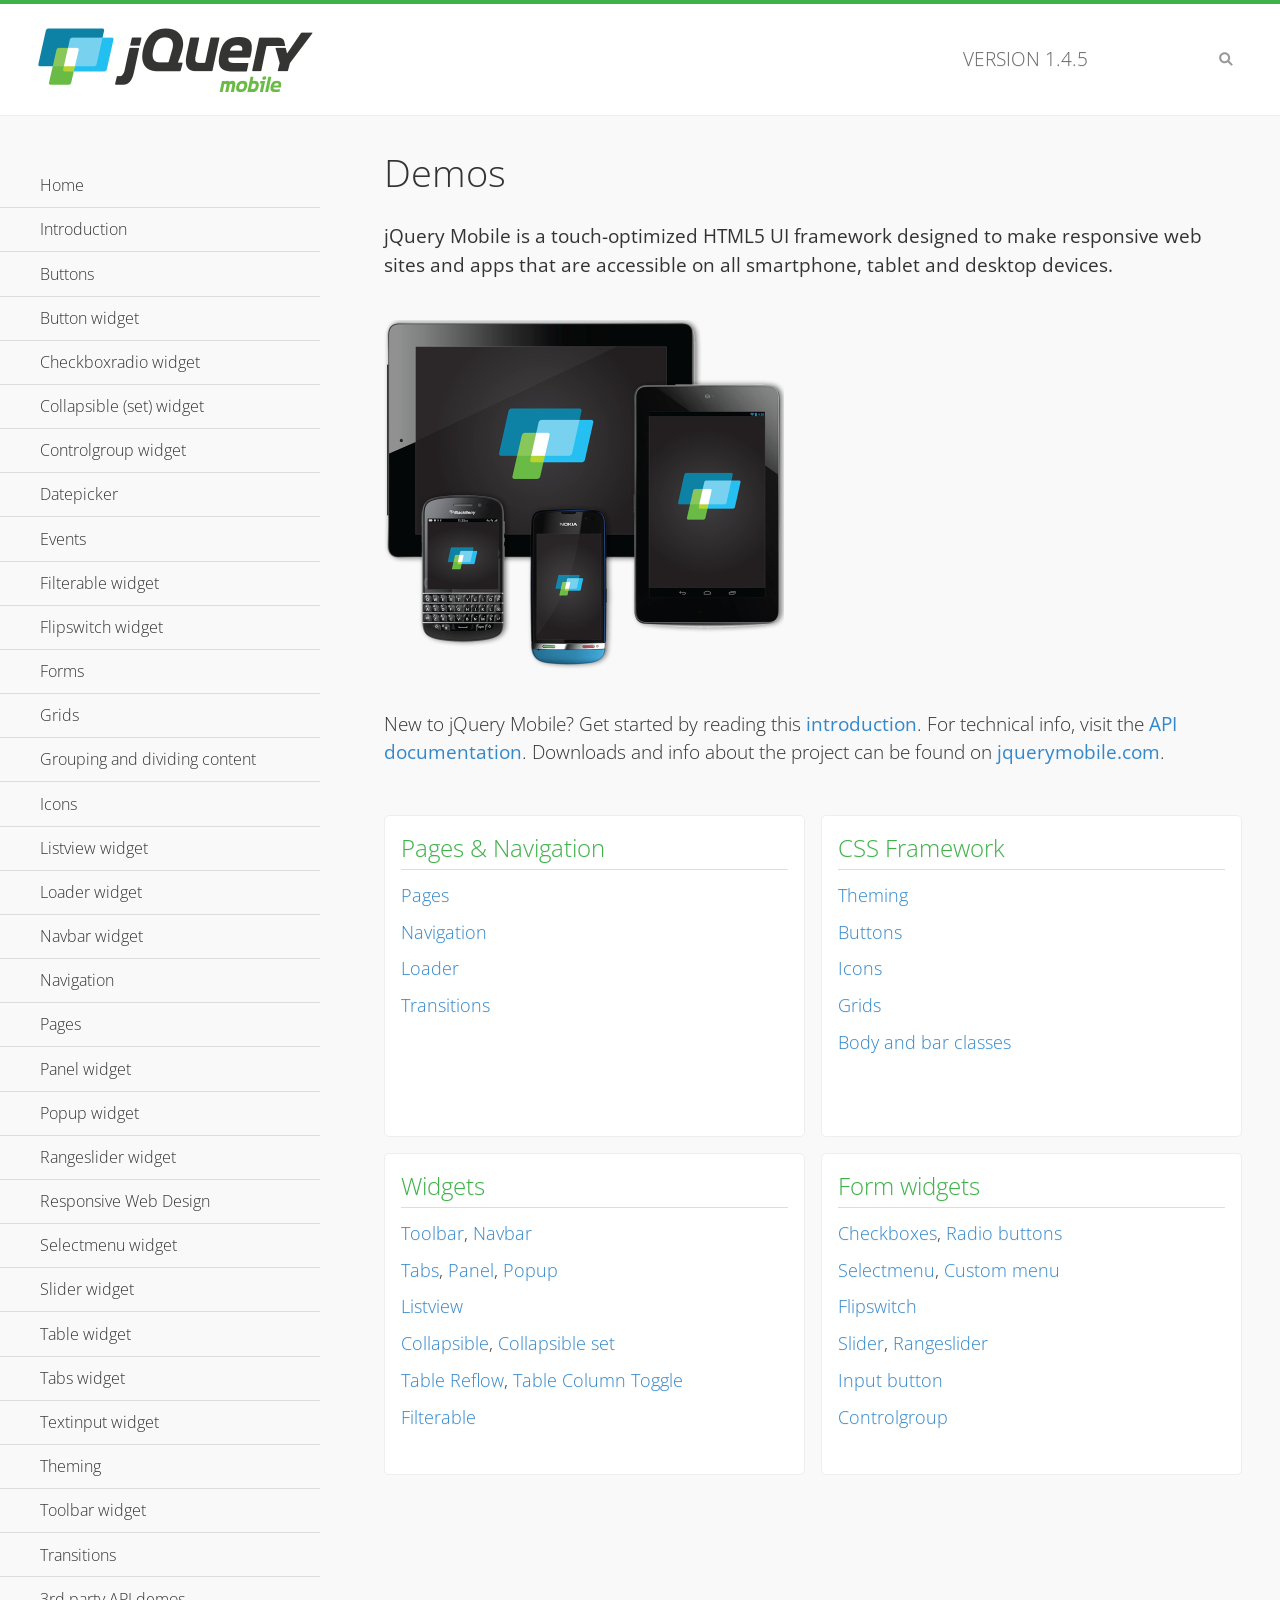
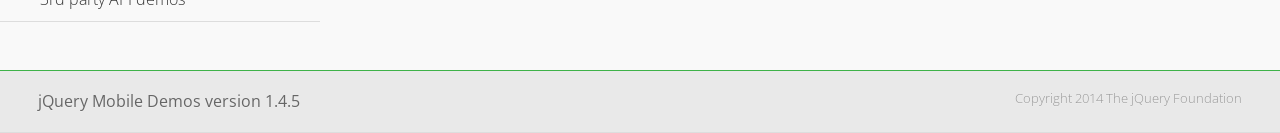
<file: www/css/demos/index.html>
<!DOCTYPE html>
<html>
<head>
	<meta charset="utf-8">
	<meta name="viewport" content="width=device-width, initial-scale=1">
	<title>jQuery Mobile Demos</title>
	<link rel="shortcut icon" href="favicon.ico">
	<link rel="stylesheet" href="css/themes/default/jquery.mobile-1.4.5.min.css">
	<link rel="stylesheet" href="_assets/css/jqm-demos.css">
    <link rel="stylesheet" href="http://fonts.googleapis.com/css?family=Open+Sans:300,400,700">
	<script src="js/jquery.js"></script>
	<script src="_assets/js/index.js"></script>
	<script src="js/jquery.mobile-1.4.5.min.js"></script>
</head>
<body>
<div data-role="page" class="jqm-demos jqm-home">

	<div data-role="header" class="jqm-header">
		<h2><img src="_assets/img/jquery-logo.png" alt="jQuery Mobile"></h2>
		<p>Version <span class="jqm-version"></span></p>
		<a href="#" class="jqm-navmenu-link ui-btn ui-btn-icon-notext ui-corner-all ui-icon-bars ui-nodisc-icon ui-alt-icon ui-btn-left">Menu</a>
		<a href="#" class="jqm-search-link ui-btn ui-btn-icon-notext ui-corner-all ui-icon-search ui-nodisc-icon ui-alt-icon ui-btn-right">Search</a>
	</div><!-- /header -->

	<div role="main" class="ui-content jqm-content">

		<h1>Demos</h1>

		<p><strong>jQuery Mobile is a touch-optimized HTML5 UI framework designed to make responsive web sites and apps that are accessible on all smartphone, tablet and desktop devices.</strong></p>

		<img src="_assets/img/devices.png">

		<p>New to jQuery Mobile? Get started by reading this <a href="intro/" data-ajax="false">introduction</a>. For technical info, visit the <a href="http://api.jquerymobile.com" title="jQuery Mobile API documentation" target="_blank">API documentation</a>. Downloads and info about the project can be found on <a href="http://jquerymobile.com" title="jQuery Mobile web site" target="_blank">jquerymobile.com</a>.</p>

        <div class="ui-grid-a ui-responsive">
        	<div class="ui-block-a">
        		<div class="jqm-block-content">
        			<h3>Pages &amp; Navigation</h3>

        			<p><a href="pages/" data-ajax="false">Pages</a></p>
        			<p><a href="navigation/" data-ajax="false">Navigation</a></p>
        			<p><a href="loader/" data-ajax="false">Loader</a></p>
        			<p><a href="transitions/" data-ajax="false">Transitions</a></p>
        		</div>
        	</div>
        	<div class="ui-block-b">
        		<div class="jqm-block-content">
        			<h3>CSS Framework</h3>

        			<p><a href="theme-default/" data-ajax="false">Theming</a></p>
        			<p><a href="button-markup/" data-ajax="false">Buttons</a></p>
        			<p><a href="icons/" data-ajax="false">Icons</a></p>
        			<p><a href="grids/" data-ajax="false">Grids</a></p>
        			<p><a href="../body-bar-classes/" data-ajax="false">Body and bar classes</a></p>
        		</div>
        	</div>        	
        	<div class="ui-block-a">
        		<div class="jqm-block-content">
        			<h3>Widgets</h3>

        			<p><a href="toolbar/" data-ajax="false">Toolbar</a>, <a href="navbar/" data-ajax="false">Navbar</a></p>
        			<p><a href="tabs/" data-ajax="false">Tabs</a>, <a href="panel/" data-ajax="false">Panel</a>, <a href="popup/" data-ajax="false">Popup</a></p>
        			<p><a href="listview/" data-ajax="false">Listview</a></p>
        			<p><a href="collapsible/" data-ajax="false">Collapsible</a>, <a href="collapsibleset/" data-ajax="false">Collapsible set</a></p>
        			<p><a href="table-reflow/" data-ajax="false">Table Reflow</a>, <a href="table-column-toggle/" data-ajax="false">Table Column Toggle</a></p>
        			<p><a href="filterable/" data-ajax="false">Filterable</a></p>
        		</div>
        	</div>
        	<div class="ui-block-b">
        		<div class="jqm-block-content">
        			<h3>Form widgets</h3>

        			<p><a href="checkboxradio-checkbox/" data-ajax="false">Checkboxes</a>, <a href="checkboxradio-radio/" data-ajax="false">Radio buttons</a></p>
        			<p><a href="selectmenu/" data-ajax="false">Selectmenu</a>, <a href="selectmenu-custom/" data-ajax="false">Custom menu</a></p>
        			<p><a href="flipswitch/" data-ajax="false">Flipswitch</a></p>
        			<p><a href="slider/" data-ajax="false">Slider</a>, <a href="rangeslider/" data-ajax="false">Rangeslider</a></p>
        			<p><a href="button/" data-ajax="false">Input button</a></p>
        			<p><a href="controlgroup/" data-ajax="false">Controlgroup</a></p>
        		</div>
        	</div>
        </div>

	</div><!-- /content -->
	    <div data-role="panel" class="jqm-navmenu-panel" data-position="left" data-display="overlay" data-theme="a">
	    	<ul class="jqm-list ui-alt-icon ui-nodisc-icon">
<li data-filtertext="demos homepage" data-icon="home"><a href=".././">Home</a></li>
<li data-filtertext="introduction overview getting started"><a href="../intro/" data-ajax="false">Introduction</a></li>
<li data-filtertext="buttons button markup buttonmarkup method anchor link button element"><a href="../button-markup/" data-ajax="false">Buttons</a></li>
<li data-filtertext="form button widget input button submit reset"><a href="../button/" data-ajax="false">Button widget</a></li>
<li data-role="collapsible" data-enhanced="true" data-collapsed-icon="carat-d" data-expanded-icon="carat-u" data-iconpos="right" data-inset="false" class="ui-collapsible ui-collapsible-themed-content ui-collapsible-collapsed">
	<h3 class="ui-collapsible-heading ui-collapsible-heading-collapsed">
		<a href="#" class="ui-collapsible-heading-toggle ui-btn ui-btn-icon-right ui-btn-inherit ui-icon-carat-d">
		    Checkboxradio widget<span class="ui-collapsible-heading-status"> click to expand contents</span>
		</a>
	</h3>
	<div class="ui-collapsible-content ui-body-inherit ui-collapsible-content-collapsed" aria-hidden="true">
		<ul>
			<li data-filtertext="form checkboxradio widget checkbox input checkboxes controlgroups"><a href="../checkboxradio-checkbox/" data-ajax="false">Checkboxes</a></li>
			<li data-filtertext="form checkboxradio widget radio input radio buttons controlgroups"><a href="../checkboxradio-radio/" data-ajax="false">Radio buttons</a></li>
		</ul>
	</div>
</li>
<li data-role="collapsible" data-enhanced="true" data-collapsed-icon="carat-d" data-expanded-icon="carat-u" data-iconpos="right" data-inset="false" class="ui-collapsible ui-collapsible-themed-content ui-collapsible-collapsed">
	<h3 class="ui-collapsible-heading ui-collapsible-heading-collapsed">
		<a href="#" class="ui-collapsible-heading-toggle ui-btn ui-btn-icon-right ui-btn-inherit ui-icon-carat-d">
			Collapsible (set) widget<span class="ui-collapsible-heading-status"> click to expand contents</span>
		</a>
	</h3>
	<div class="ui-collapsible-content ui-body-inherit ui-collapsible-content-collapsed" aria-hidden="true">
		<ul>
			<li data-filtertext="collapsibles content formatting"><a href="../collapsible/" data-ajax="false">Collapsible</a></li>
			<li data-filtertext="dynamic collapsible set accordion append expand"><a href="../collapsible-dynamic/" data-ajax="false">Dynamic collapsibles</a></li>
			<li data-filtertext="accordions collapsible set widget content formatting grouped collapsibles"><a href="../collapsibleset/" data-ajax="false">Collapsible set</a></li>
		</ul>
	</div>
</li>
<li data-role="collapsible" data-enhanced="true" data-collapsed-icon="carat-d" data-expanded-icon="carat-u" data-iconpos="right" data-inset="false" class="ui-collapsible ui-collapsible-themed-content ui-collapsible-collapsed">
	<h3 class="ui-collapsible-heading ui-collapsible-heading-collapsed">
		<a href="#" class="ui-collapsible-heading-toggle ui-btn ui-btn-icon-right ui-btn-inherit ui-icon-carat-d">
			Controlgroup widget<span class="ui-collapsible-heading-status"> click to expand contents</span>
		</a>
	</h3>
	<div class="ui-collapsible-content ui-body-inherit ui-collapsible-content-collapsed" aria-hidden="true">
		<ul>
			<li data-filtertext="controlgroups selectmenu checkboxradio input grouped buttons horizontal vertical"><a href="../controlgroup/" data-ajax="false">Controlgroup</a></li>
			<li data-filtertext="dynamic controlgroup dynamically add buttons"><a href="../controlgroup-dynamic/" data-ajax="false">Dynamic controlgroups</a></li>
		</ul>
	</div>
</li>
<li data-filtertext="form datepicker widget date input"><a href="../datepicker/" data-ajax="false">Datepicker</a></li>
<li data-role="collapsible" data-enhanced="true" data-collapsed-icon="carat-d" data-expanded-icon="carat-u" data-iconpos="right" data-inset="false" class="ui-collapsible ui-collapsible-themed-content ui-collapsible-collapsed">
	<h3 class="ui-collapsible-heading ui-collapsible-heading-collapsed">
		<a href="#" class="ui-collapsible-heading-toggle ui-btn ui-btn-icon-right ui-btn-inherit ui-icon-carat-d">
			Events<span class="ui-collapsible-heading-status"> click to expand contents</span>
		</a>
	</h3>
	<div class="ui-collapsible-content ui-body-inherit ui-collapsible-content-collapsed" aria-hidden="true">
		<ul>
			<li data-filtertext="swipe to delete list items listviews swipe events"><a href="../swipe-list/" data-ajax="false">Swipe list items</a></li>
			<li data-filtertext="swipe to navigate swipe page navigation swipe events"><a href="../swipe-page/" data-ajax="false">Swipe page navigation</a></li>
		</ul>
	</div>
</li>
<li data-filtertext="filterable filter elements sorting searching listview table"><a href="../filterable/" data-ajax="false">Filterable widget</a></li>
<li data-filtertext="form flipswitch widget flip toggle switch binary select checkbox input"><a href="../flipswitch/" data-ajax="false">Flipswitch widget</a></li>
<li data-role="collapsible" data-enhanced="true" data-collapsed-icon="carat-d" data-expanded-icon="carat-u" data-iconpos="right" data-inset="false" class="ui-collapsible ui-collapsible-themed-content ui-collapsible-collapsed">
	<h3 class="ui-collapsible-heading ui-collapsible-heading-collapsed">
		<a href="#" class="ui-collapsible-heading-toggle ui-btn ui-btn-icon-right ui-btn-inherit ui-icon-carat-d">
			Forms<span class="ui-collapsible-heading-status"> click to expand contents</span>
		</a>
	</h3>
	<div class="ui-collapsible-content ui-body-inherit ui-collapsible-content-collapsed" aria-hidden="true">
		<ul>
			<li data-filtertext="forms text checkbox radio range button submit reset inputs selects textarea slider flipswitch label form elements"><a href="../forms/" data-ajax="false">Forms</a></li>
			<li data-filtertext="form hide labels hidden accessible ui-hidden-accessible forms"><a href="../forms-label-hidden-accessible/" data-ajax="false">Hide labels</a></li>
			<li data-filtertext="form field containers fieldcontain ui-field-contain forms"><a href="../forms-field-contain/" data-ajax="false">Field containers</a></li>
			<li data-filtertext="forms disabled form elements"><a href="../forms-disabled/" data-ajax="false">Forms disabled</a></li>
			<li data-filtertext="forms gallery examples overview forms text checkbox radio range button submit reset inputs selects textarea slider flipswitch label form elements"><a href="../forms-gallery/" data-ajax="false">Forms gallery</a></li>
		</ul>
	</div>
</li>
<li data-role="collapsible" data-enhanced="true" data-collapsed-icon="carat-d" data-expanded-icon="carat-u" data-iconpos="right" data-inset="false" class="ui-collapsible ui-collapsible-themed-content ui-collapsible-collapsed">
	<h3 class="ui-collapsible-heading ui-collapsible-heading-collapsed">
		<a href="#" class="ui-collapsible-heading-toggle ui-btn ui-btn-icon-right ui-btn-inherit ui-icon-carat-d">
			Grids<span class="ui-collapsible-heading-status"> click to expand contents</span>
		</a>
	</h3>
	<div class="ui-collapsible-content ui-body-inherit ui-collapsible-content-collapsed" aria-hidden="true">
		<ul>
			<li data-filtertext="grids columns blocks content formatting rwd responsive css framework"><a href="../grids/" data-ajax="false">Grids</a></li>
			<li data-filtertext="buttons in grids css framework"><a href="../grids-buttons/" data-ajax="false">Buttons in grids</a></li>
			<li data-filtertext="custom responsive grids rwd css framework"><a href="../grids-custom-responsive/" data-ajax="false">Custom responsive grids</a></li>
		</ul>
	</div>
</li>
<li data-filtertext="blocks content formatting sections heading"><a href="../body-bar-classes/" data-ajax="false">Grouping and dividing content</a></li>
<li data-role="collapsible" data-enhanced="true" data-collapsed-icon="carat-d" data-expanded-icon="carat-u" data-iconpos="right" data-inset="false" class="ui-collapsible ui-collapsible-themed-content ui-collapsible-collapsed">
	<h3 class="ui-collapsible-heading ui-collapsible-heading-collapsed">
		<a href="#" class="ui-collapsible-heading-toggle ui-btn ui-btn-icon-right ui-btn-inherit ui-icon-carat-d">
			Icons<span class="ui-collapsible-heading-status"> click to expand contents</span>
		</a>
	</h3>
	<div class="ui-collapsible-content ui-body-inherit ui-collapsible-content-collapsed" aria-hidden="true">
		<ul>
			<li data-filtertext="button icons svg disc alt custom icon position"><a href="../icons/" data-ajax="false">Icons</a></li>
			<li data-filtertext=""><a href="../icons-grunticon/" data-ajax="false">Grunticon loader</a></li>
		</ul>
	</div>
</li>
<li data-role="collapsible" data-enhanced="true" data-collapsed-icon="carat-d" data-expanded-icon="carat-u" data-iconpos="right" data-inset="false" class="ui-collapsible ui-collapsible-themed-content ui-collapsible-collapsed">
	<h3 class="ui-collapsible-heading ui-collapsible-heading-collapsed">
		<a href="#" class="ui-collapsible-heading-toggle ui-btn ui-btn-icon-right ui-btn-inherit ui-icon-carat-d">
			Listview widget<span class="ui-collapsible-heading-status"> click to expand contents</span>
		</a>
	</h3>
	<div class="ui-collapsible-content ui-body-inherit ui-collapsible-content-collapsed" aria-hidden="true">
		<ul>
			<li data-filtertext="listview widget thumbnails icons nested split button collapsible ul ol"><a href="../listview/" data-ajax="false">Listview</a></li>
			<li data-filtertext="autocomplete filterable reveal listview filtertextbeforefilter placeholder"><a href="../listview-autocomplete/" data-ajax="false">Listview autocomplete</a></li>
			<li data-filtertext="autocomplete filterable reveal listview remote data filtertextbeforefilter placeholder"><a href="../listview-autocomplete-remote/" data-ajax="false">Listview autocomplete remote data</a></li>
			<li data-filtertext="autodividers anchor jump scroll linkbars listview lists ul ol"><a href="../listview-autodividers-linkbar/" data-ajax="false">Listview autodividers linkbar</a></li>
			<li data-filtertext="listview autodividers selector autodividersselector lists ul ol"><a href="../listview-autodividers-selector/" data-ajax="false">Listview autodividers selector</a></li>
			<li data-filtertext="listview nested list items"><a href="../listview-nested-lists/" data-ajax="false">Nested Listviews</a></li>
			<li data-filtertext="listview collapsible list items flat"><a href="../listview-collapsible-item-flat/" data-ajax="false">Listview collapsible list items (flat)</a></li>
			<li data-filtertext="listview collapsible list indented"><a href="../listview-collapsible-item-indented/" data-ajax="false">Listview collapsible list items (indented)</a></li>
			<li data-filtertext="grid listview responsive grids responsive listviews lists ul"><a href="../listview-grid/" data-ajax="false">Listview responsive grid</a></li>
		</ul>
	</div>
</li>
<li data-filtertext="loader widget page loading navigation overlay spinner"><a href="../loader/" data-ajax="false">Loader widget</a></li>
<li data-filtertext="navbar widget navmenu toolbars header footer"><a href="../navbar/" data-ajax="false">Navbar widget</a></li>
<li data-role="collapsible" data-enhanced="true" data-collapsed-icon="carat-d" data-expanded-icon="carat-u" data-iconpos="right" data-inset="false" class="ui-collapsible ui-collapsible-themed-content ui-collapsible-collapsed">
	<h3 class="ui-collapsible-heading ui-collapsible-heading-collapsed">
		<a href="#" class="ui-collapsible-heading-toggle ui-btn ui-btn-icon-right ui-btn-inherit ui-icon-carat-d">
			Navigation<span class="ui-collapsible-heading-status"> click to expand contents</span>
		</a>
	</h3>
	<div class="ui-collapsible-content ui-body-inherit ui-collapsible-content-collapsed" aria-hidden="true">
		<ul>
			<li data-filtertext="ajax navigation navigate widget history event method"><a href="../navigation/" data-ajax="false">Navigation</a></li>
			<li data-filtertext="linking pages page links navigation ajax prefetch cache"><a href="../navigation-linking-pages/" data-ajax="false">Linking pages</a></li>
			<!-- <li data-filtertext="php redirect server redirection server-side navigation"><a href="../navigation-php-redirect/" data-ajax="false">PHP redirect demo</a></li>-->
			<li data-filtertext="navigation redirection hash query"><a href="../navigation-hash-processing/" data-ajax="false">Hash processing demo</a></li>
			<li data-filtertext="navigation redirection hash query"><a href="../page-events/" data-ajax="false">Page Navigation Events</a></li>
		</ul>
	</div>
</li>
<li data-role="collapsible" data-enhanced="true" data-collapsed-icon="carat-d" data-expanded-icon="carat-u" data-iconpos="right" data-inset="false" class="ui-collapsible ui-collapsible-themed-content ui-collapsible-collapsed">
	<h3 class="ui-collapsible-heading ui-collapsible-heading-collapsed">
		<a href="#" class="ui-collapsible-heading-toggle ui-btn ui-btn-icon-right ui-btn-inherit ui-icon-carat-d">
			Pages<span class="ui-collapsible-heading-status"> click to expand contents</span>
		</a>
	</h3>
	<div class="ui-collapsible-content ui-body-inherit ui-collapsible-content-collapsed" aria-hidden="true">
		<ul>
			<li data-filtertext="pages page widget ajax navigation"><a href="../pages/" data-ajax="false">Pages</a></li>
			<li data-filtertext="single page"><a href="../pages-single-page/" data-ajax="false">Single page</a></li>
			<li data-filtertext="multipage multi-page page"><a href="../pages-multi-page/" data-ajax="false">Multi-page template</a></li>
			<li data-filtertext="dialog page widget modal popup"><a href="../pages-dialog/" data-ajax="false">Dialog page</a></li>
		</ul>
	</div>
</li>
<li data-role="collapsible" data-enhanced="true" data-collapsed-icon="carat-d" data-expanded-icon="carat-u" data-iconpos="right" data-inset="false" class="ui-collapsible ui-collapsible-themed-content ui-collapsible-collapsed">
	<h3 class="ui-collapsible-heading ui-collapsible-heading-collapsed">
		<a href="#" class="ui-collapsible-heading-toggle ui-btn ui-btn-icon-right ui-btn-inherit ui-icon-carat-d">
			Panel widget<span class="ui-collapsible-heading-status"> click to expand contents</span>
		</a>
	</h3>
	<div class="ui-collapsible-content ui-body-inherit ui-collapsible-content-collapsed" aria-hidden="true">
		<ul>
			<li data-filtertext="panel widget sliding panels reveal push overlay responsive"><a href="../panel/" data-ajax="false">Panel</a></li>
			<li data-filtertext=""><a href="../panel-external/" data-ajax="false">External panels</a></li>
			<li data-filtertext="panel "><a href="../panel-fixed/" data-ajax="false">Fixed panels</a></li>
			<li data-filtertext="panel slide panels sliding panels shadow rwd responsive breakpoint"><a href="../panel-responsive/" data-ajax="false">Panels responsive</a></li>
			<li data-filtertext="panel custom style custom panel width reveal shadow listview panel styling page background wrapper"><a href="../panel-styling/" data-ajax="false">Custom panel style</a></li>
			<li data-filtertext="panel open on swipe"><a href="../panel-swipe-open/" data-ajax="false">Panel open on swipe</a></li>
			<li data-filtertext="panels outside page internal external toolbars"><a href="../panel-external-internal/" data-ajax="false">Panel external and internal</a></li>
		</ul>
	</div>
</li>
<li data-role="collapsible" data-enhanced="true" data-collapsed-icon="carat-d" data-expanded-icon="carat-u" data-iconpos="right" data-inset="false" class="ui-collapsible ui-collapsible-themed-content ui-collapsible-collapsed">
	<h3 class="ui-collapsible-heading ui-collapsible-heading-collapsed">
		<a href="#" class="ui-collapsible-heading-toggle ui-btn ui-btn-icon-right ui-btn-inherit ui-icon-carat-d">
			Popup widget<span class="ui-collapsible-heading-status"> click to expand contents</span>
		</a>
	</h3>
	<div class="ui-collapsible-content ui-body-inherit ui-collapsible-content-collapsed" aria-hidden="true">
		<ul>
			<li data-filtertext="popup widget popups dialog modal transition tooltip lightbox form overlay screen flip pop fade transition"><a href="../popup/" data-ajax="false">Popup</a></li>
			<li data-filtertext="popup alignment position"><a href="../popup-alignment/" data-ajax="false">Popup alignment</a></li>
			<li data-filtertext="popup arrow size popups popover"><a href="../popup-arrow-size/" data-ajax="false">Popup arrow size</a></li>
			<li data-filtertext="dynamic popups popup images lightbox"><a href="../popup-dynamic/" data-ajax="false">Dynamic popups</a></li>
			<li data-filtertext="popups with iframes scaling"><a href="../popup-iframe/" data-ajax="false">Popups with iframes</a></li>
			<li data-filtertext="popup image scaling"><a href="../popup-image-scaling/" data-ajax="false">Popup image scaling</a></li>
			<li data-filtertext="external popup outside multi-page"><a href="../popup-outside-multipage/" data-ajax="false">Popup outside multi-page</a></li>
		</ul>
	</div>
</li>
<li data-filtertext="form rangeslider widget dual sliders dual handle sliders range input"><a href="../rangeslider/" data-ajax="false">Rangeslider widget</a></li>
<li data-filtertext="responsive web design rwd adaptive progressive enhancement PE accessible mobile breakpoints media query media queries"><a href="../rwd/" data-ajax="false">Responsive Web Design</a></li>
<li data-role="collapsible" data-enhanced="true" data-collapsed-icon="carat-d" data-expanded-icon="carat-u" data-iconpos="right" data-inset="false" class="ui-collapsible ui-collapsible-themed-content ui-collapsible-collapsed">
	<h3 class="ui-collapsible-heading ui-collapsible-heading-collapsed">
		<a href="#" class="ui-collapsible-heading-toggle ui-btn ui-btn-icon-right ui-btn-inherit ui-icon-carat-d">
			Selectmenu widget<span class="ui-collapsible-heading-status"> click to expand contents</span>
		</a>
	</h3>
	<div class="ui-collapsible-content ui-body-inherit ui-collapsible-content-collapsed" aria-hidden="true">
		<ul>
			<li data-filtertext="form selectmenu widget select input custom select menu selects"><a href="../selectmenu/" data-ajax="false">Selectmenu</a></li>
			<li data-filtertext="form custom select menu selectmenu widget custom menu option optgroup multiple selects"><a href="../selectmenu-custom/" data-ajax="false">Custom select menu</a></li>
			<li data-filtertext="filterable select filter popup dialog"><a href="../selectmenu-custom-filter/" data-ajax="false">Custom select menu with filter</a></li>
		</ul>
	</div>
</li>
<li data-role="collapsible" data-enhanced="true" data-collapsed-icon="carat-d" data-expanded-icon="carat-u" data-iconpos="right" data-inset="false" class="ui-collapsible ui-collapsible-themed-content ui-collapsible-collapsed">
	<h3 class="ui-collapsible-heading ui-collapsible-heading-collapsed">
		<a href="#" class="ui-collapsible-heading-toggle ui-btn ui-btn-icon-right ui-btn-inherit ui-icon-carat-d">
			Slider widget<span class="ui-collapsible-heading-status"> click to expand contents</span>
		</a>
	</h3>
	<div class="ui-collapsible-content ui-body-inherit ui-collapsible-content-collapsed" aria-hidden="true">
		<ul>
			<li data-filtertext="form slider widget range input single sliders"><a href="../slider/" data-ajax="false">Slider</a></li>
			<li data-filtertext="form slider widget flipswitch slider binary select flip toggle switch"><a href="../slider-flipswitch/" data-ajax="false">Slider flip toggle switch</a></li>
			<li data-filtertext="form slider tooltip handle value input range sliders"><a href="../slider-tooltip/" data-ajax="false">Slider tooltip</a></li>
		</ul>
	</div>
</li>
<li data-role="collapsible" data-enhanced="true" data-collapsed-icon="carat-d" data-expanded-icon="carat-u" data-iconpos="right" data-inset="false" class="ui-collapsible ui-collapsible-themed-content ui-collapsible-collapsed">
	<h3 class="ui-collapsible-heading ui-collapsible-heading-collapsed">
		<a href="#" class="ui-collapsible-heading-toggle ui-btn ui-btn-icon-right ui-btn-inherit ui-icon-carat-d">
			Table widget<span class="ui-collapsible-heading-status"> click to expand contents</span>
		</a>
	</h3>
	<div class="ui-collapsible-content ui-body-inherit ui-collapsible-content-collapsed" aria-hidden="true">
		<ul>
			<li data-filtertext="table widget reflow column toggle th td responsive tables rwd hide show tabular"><a href="../table-column-toggle/" data-ajax="false">Table Column Toggle</a></li>
			<li data-filtertext="table column toggle phone comparison demo"><a href="../table-column-toggle-example/" data-ajax="false">Table Column Toggle demo</a></li>
			<li data-filtertext="responsive tables table column toggle heading groups rwd breakpoint"><a href="../table-column-toggle-heading-groups/" data-ajax="false">Table Column Toggle heading groups</a></li>
			<li data-filtertext="responsive tables table column toggle hide rwd breakpoint customization options"><a href="../table-column-toggle-options/" data-ajax="false">Table Column Toggle options</a></li>
			<li data-filtertext="table reflow th td responsive rwd columns tabular"><a href="../table-reflow/" data-ajax="false">Table Reflow</a></li>
			<li data-filtertext="responsive tables table reflow heading groups rwd breakpoint"><a href="../table-reflow-heading-groups/" data-ajax="false">Table Reflow heading groups</a></li>
			<li data-filtertext="responsive tables table reflow stripes strokes table style"><a href="../table-reflow-stripes-strokes/" data-ajax="false">Table Reflow stripes and strokes</a></li>
			<li data-filtertext="responsive tables table reflow stack custom styles"><a href="../table-reflow-styling/" data-ajax="false">Table Reflow custom styles</a></li>
		</ul>
	</div>
</li>
<li data-filtertext="ui tabs widget"><a href="../tabs/" data-ajax="false">Tabs widget</a></li>
<li data-filtertext="form textinput widget text input textarea number date time tel email file color password"><a href="../textinput/" data-ajax="false">Textinput widget</a></li>
<li data-role="collapsible" data-enhanced="true" data-collapsed-icon="carat-d" data-expanded-icon="carat-u" data-iconpos="right" data-inset="false" class="ui-collapsible ui-collapsible-themed-content ui-collapsible-collapsed">
	<h3 class="ui-collapsible-heading ui-collapsible-heading-collapsed">
		<a href="#" class="ui-collapsible-heading-toggle ui-btn ui-btn-icon-right ui-btn-inherit ui-icon-carat-d">
			Theming<span class="ui-collapsible-heading-status"> click to expand contents</span>
		</a>
	</h3>
	<div class="ui-collapsible-content ui-body-inherit ui-collapsible-content-collapsed" aria-hidden="true">
		<ul>
			<li data-filtertext="default theme swatches theming style css"><a href="../theme-default/" data-ajax="false">Default theme</a></li>
			<li data-filtertext="classic theme old theme swatches theming style css"><a href="../theme-classic/" data-ajax="false">Classic theme</a></li>
		</ul>
	</div>
</li>
<li data-role="collapsible" data-enhanced="true" data-collapsed-icon="carat-d" data-expanded-icon="carat-u" data-iconpos="right" data-inset="false" class="ui-collapsible ui-collapsible-themed-content ui-collapsible-collapsed">
	<h3 class="ui-collapsible-heading ui-collapsible-heading-collapsed">
		<a href="#" class="ui-collapsible-heading-toggle ui-btn ui-btn-icon-right ui-btn-inherit ui-icon-carat-d">
			Toolbar widget<span class="ui-collapsible-heading-status"> click to expand contents</span>
		</a>
	</h3>
	<div class="ui-collapsible-content ui-body-inherit ui-collapsible-content-collapsed" aria-hidden="true">
		<ul>
			<li data-filtertext="toolbar widget header footer toolbars fixed fullscreen external sections"><a href="../toolbar/" data-ajax="false">Toolbar</a></li>
			<li data-filtertext="dynamic toolbars dynamically add toolbar header footer"><a href="../toolbar-dynamic/" data-ajax="false">Dynamic toolbars</a></li>
			<li data-filtertext="external toolbars header footer"><a href="../toolbar-external/" data-ajax="false">External toolbars</a></li>
			<li data-filtertext="fixed toolbars header footer"><a href="../toolbar-fixed/" data-ajax="false">Fixed toolbars</a></li>
			<li data-filtertext="fixed fullscreen toolbars header footer"><a href="../toolbar-fixed-fullscreen/" data-ajax="false">Fullscreen toolbars</a></li>
			<li data-filtertext="external fixed toolbars header footer"><a href="../toolbar-fixed-external/" data-ajax="false">Fixed external toolbars</a></li>
			<li data-filtertext="external persistent toolbars header footer navbar navmenu"><a href="../toolbar-fixed-persistent/" data-ajax="false">Persistent toolbars</a></li>
			<li data-filtertext="external ajax optimized toolbars persistent toolbars header footer navbar"><a href="../toolbar-fixed-persistent-optimized/" data-ajax="false">Ajax optimized toolbars</a></li>
			<li data-filtertext="form in toolbars header footer"><a href="../toolbar-fixed-forms/" data-ajax="false">Form in toolbar</a></li>
		</ul>
	</div>
</li>
<li data-filtertext="page transitions animated pages popup navigation flip slide fade pop"><a href="../transitions/" data-ajax="false">Transitions</a></li>
<li data-role="collapsible" data-enhanced="true" data-collapsed-icon="carat-d" data-expanded-icon="carat-u" data-iconpos="right" data-inset="false" class="ui-collapsible ui-collapsible-themed-content ui-collapsible-collapsed">
	<h3 class="ui-collapsible-heading ui-collapsible-heading-collapsed">
		<a href="#" class="ui-collapsible-heading-toggle ui-btn ui-btn-icon-right ui-btn-inherit ui-icon-carat-d">
			3rd party API demos<span class="ui-collapsible-heading-status"> click to expand contents</span>
		</a>
	</h3>
	<div class="ui-collapsible-content ui-body-inherit ui-collapsible-content-collapsed" aria-hidden="true">
		<ul>
			<li data-filtertext="backbone requirejs navigation router"><a href="../backbone-requirejs/" data-ajax="false">Backbone RequireJS</a></li>
			<li data-filtertext="google maps geolocation demo"><a href="../map-geolocation/" data-ajax="false">Google Maps geolocation</a></li>
			<li data-filtertext="google maps hybrid"><a href="../map-list-toggle/" data-ajax="false">Google Maps list toggle</a></li>
		</ul>
	</div>
</li>



		     </ul>
		</div><!-- /panel -->


	<div data-role="footer" data-position="fixed" data-tap-toggle="false" class="jqm-footer">
		<p>jQuery Mobile Demos version <span class="jqm-version"></span></p>
		<p>Copyright 2014 The jQuery Foundation</p>
	</div><!-- /footer -->
	<!-- TODO: This should become an external panel so we can add input to markup (unique ID) -->
    <div data-role="panel" class="jqm-search-panel" data-position="right" data-display="overlay" data-theme="a">
		<div class="jqm-search">
			<ul class="jqm-list" data-filter-placeholder="Search demos..." data-filter-reveal="true">
<li data-filtertext="demos homepage" data-icon="home"><a href=".././">Home</a></li>
<li data-filtertext="introduction overview getting started"><a href="../intro/" data-ajax="false">Introduction</a></li>
<li data-filtertext="buttons button markup buttonmarkup method anchor link button element"><a href="../button-markup/" data-ajax="false">Buttons</a></li>
<li data-filtertext="form button widget input button submit reset"><a href="../button/" data-ajax="false">Button widget</a></li>
<li data-role="collapsible" data-enhanced="true" data-collapsed-icon="carat-d" data-expanded-icon="carat-u" data-iconpos="right" data-inset="false" class="ui-collapsible ui-collapsible-themed-content ui-collapsible-collapsed">
	<h3 class="ui-collapsible-heading ui-collapsible-heading-collapsed">
		<a href="#" class="ui-collapsible-heading-toggle ui-btn ui-btn-icon-right ui-btn-inherit ui-icon-carat-d">
		    Checkboxradio widget<span class="ui-collapsible-heading-status"> click to expand contents</span>
		</a>
	</h3>
	<div class="ui-collapsible-content ui-body-inherit ui-collapsible-content-collapsed" aria-hidden="true">
		<ul>
			<li data-filtertext="form checkboxradio widget checkbox input checkboxes controlgroups"><a href="../checkboxradio-checkbox/" data-ajax="false">Checkboxes</a></li>
			<li data-filtertext="form checkboxradio widget radio input radio buttons controlgroups"><a href="../checkboxradio-radio/" data-ajax="false">Radio buttons</a></li>
		</ul>
	</div>
</li>
<li data-role="collapsible" data-enhanced="true" data-collapsed-icon="carat-d" data-expanded-icon="carat-u" data-iconpos="right" data-inset="false" class="ui-collapsible ui-collapsible-themed-content ui-collapsible-collapsed">
	<h3 class="ui-collapsible-heading ui-collapsible-heading-collapsed">
		<a href="#" class="ui-collapsible-heading-toggle ui-btn ui-btn-icon-right ui-btn-inherit ui-icon-carat-d">
			Collapsible (set) widget<span class="ui-collapsible-heading-status"> click to expand contents</span>
		</a>
	</h3>
	<div class="ui-collapsible-content ui-body-inherit ui-collapsible-content-collapsed" aria-hidden="true">
		<ul>
			<li data-filtertext="collapsibles content formatting"><a href="../collapsible/" data-ajax="false">Collapsible</a></li>
			<li data-filtertext="dynamic collapsible set accordion append expand"><a href="../collapsible-dynamic/" data-ajax="false">Dynamic collapsibles</a></li>
			<li data-filtertext="accordions collapsible set widget content formatting grouped collapsibles"><a href="../collapsibleset/" data-ajax="false">Collapsible set</a></li>
		</ul>
	</div>
</li>
<li data-role="collapsible" data-enhanced="true" data-collapsed-icon="carat-d" data-expanded-icon="carat-u" data-iconpos="right" data-inset="false" class="ui-collapsible ui-collapsible-themed-content ui-collapsible-collapsed">
	<h3 class="ui-collapsible-heading ui-collapsible-heading-collapsed">
		<a href="#" class="ui-collapsible-heading-toggle ui-btn ui-btn-icon-right ui-btn-inherit ui-icon-carat-d">
			Controlgroup widget<span class="ui-collapsible-heading-status"> click to expand contents</span>
		</a>
	</h3>
	<div class="ui-collapsible-content ui-body-inherit ui-collapsible-content-collapsed" aria-hidden="true">
		<ul>
			<li data-filtertext="controlgroups selectmenu checkboxradio input grouped buttons horizontal vertical"><a href="../controlgroup/" data-ajax="false">Controlgroup</a></li>
			<li data-filtertext="dynamic controlgroup dynamically add buttons"><a href="../controlgroup-dynamic/" data-ajax="false">Dynamic controlgroups</a></li>
		</ul>
	</div>
</li>
<li data-filtertext="form datepicker widget date input"><a href="../datepicker/" data-ajax="false">Datepicker</a></li>
<li data-role="collapsible" data-enhanced="true" data-collapsed-icon="carat-d" data-expanded-icon="carat-u" data-iconpos="right" data-inset="false" class="ui-collapsible ui-collapsible-themed-content ui-collapsible-collapsed">
	<h3 class="ui-collapsible-heading ui-collapsible-heading-collapsed">
		<a href="#" class="ui-collapsible-heading-toggle ui-btn ui-btn-icon-right ui-btn-inherit ui-icon-carat-d">
			Events<span class="ui-collapsible-heading-status"> click to expand contents</span>
		</a>
	</h3>
	<div class="ui-collapsible-content ui-body-inherit ui-collapsible-content-collapsed" aria-hidden="true">
		<ul>
			<li data-filtertext="swipe to delete list items listviews swipe events"><a href="../swipe-list/" data-ajax="false">Swipe list items</a></li>
			<li data-filtertext="swipe to navigate swipe page navigation swipe events"><a href="../swipe-page/" data-ajax="false">Swipe page navigation</a></li>
		</ul>
	</div>
</li>
<li data-filtertext="filterable filter elements sorting searching listview table"><a href="../filterable/" data-ajax="false">Filterable widget</a></li>
<li data-filtertext="form flipswitch widget flip toggle switch binary select checkbox input"><a href="../flipswitch/" data-ajax="false">Flipswitch widget</a></li>
<li data-role="collapsible" data-enhanced="true" data-collapsed-icon="carat-d" data-expanded-icon="carat-u" data-iconpos="right" data-inset="false" class="ui-collapsible ui-collapsible-themed-content ui-collapsible-collapsed">
	<h3 class="ui-collapsible-heading ui-collapsible-heading-collapsed">
		<a href="#" class="ui-collapsible-heading-toggle ui-btn ui-btn-icon-right ui-btn-inherit ui-icon-carat-d">
			Forms<span class="ui-collapsible-heading-status"> click to expand contents</span>
		</a>
	</h3>
	<div class="ui-collapsible-content ui-body-inherit ui-collapsible-content-collapsed" aria-hidden="true">
		<ul>
			<li data-filtertext="forms text checkbox radio range button submit reset inputs selects textarea slider flipswitch label form elements"><a href="../forms/" data-ajax="false">Forms</a></li>
			<li data-filtertext="form hide labels hidden accessible ui-hidden-accessible forms"><a href="../forms-label-hidden-accessible/" data-ajax="false">Hide labels</a></li>
			<li data-filtertext="form field containers fieldcontain ui-field-contain forms"><a href="../forms-field-contain/" data-ajax="false">Field containers</a></li>
			<li data-filtertext="forms disabled form elements"><a href="../forms-disabled/" data-ajax="false">Forms disabled</a></li>
			<li data-filtertext="forms gallery examples overview forms text checkbox radio range button submit reset inputs selects textarea slider flipswitch label form elements"><a href="../forms-gallery/" data-ajax="false">Forms gallery</a></li>
		</ul>
	</div>
</li>
<li data-role="collapsible" data-enhanced="true" data-collapsed-icon="carat-d" data-expanded-icon="carat-u" data-iconpos="right" data-inset="false" class="ui-collapsible ui-collapsible-themed-content ui-collapsible-collapsed">
	<h3 class="ui-collapsible-heading ui-collapsible-heading-collapsed">
		<a href="#" class="ui-collapsible-heading-toggle ui-btn ui-btn-icon-right ui-btn-inherit ui-icon-carat-d">
			Grids<span class="ui-collapsible-heading-status"> click to expand contents</span>
		</a>
	</h3>
	<div class="ui-collapsible-content ui-body-inherit ui-collapsible-content-collapsed" aria-hidden="true">
		<ul>
			<li data-filtertext="grids columns blocks content formatting rwd responsive css framework"><a href="../grids/" data-ajax="false">Grids</a></li>
			<li data-filtertext="buttons in grids css framework"><a href="../grids-buttons/" data-ajax="false">Buttons in grids</a></li>
			<li data-filtertext="custom responsive grids rwd css framework"><a href="../grids-custom-responsive/" data-ajax="false">Custom responsive grids</a></li>
		</ul>
	</div>
</li>
<li data-filtertext="blocks content formatting sections heading"><a href="../body-bar-classes/" data-ajax="false">Grouping and dividing content</a></li>
<li data-role="collapsible" data-enhanced="true" data-collapsed-icon="carat-d" data-expanded-icon="carat-u" data-iconpos="right" data-inset="false" class="ui-collapsible ui-collapsible-themed-content ui-collapsible-collapsed">
	<h3 class="ui-collapsible-heading ui-collapsible-heading-collapsed">
		<a href="#" class="ui-collapsible-heading-toggle ui-btn ui-btn-icon-right ui-btn-inherit ui-icon-carat-d">
			Icons<span class="ui-collapsible-heading-status"> click to expand contents</span>
		</a>
	</h3>
	<div class="ui-collapsible-content ui-body-inherit ui-collapsible-content-collapsed" aria-hidden="true">
		<ul>
			<li data-filtertext="button icons svg disc alt custom icon position"><a href="../icons/" data-ajax="false">Icons</a></li>
			<li data-filtertext=""><a href="../icons-grunticon/" data-ajax="false">Grunticon loader</a></li>
		</ul>
	</div>
</li>
<li data-role="collapsible" data-enhanced="true" data-collapsed-icon="carat-d" data-expanded-icon="carat-u" data-iconpos="right" data-inset="false" class="ui-collapsible ui-collapsible-themed-content ui-collapsible-collapsed">
	<h3 class="ui-collapsible-heading ui-collapsible-heading-collapsed">
		<a href="#" class="ui-collapsible-heading-toggle ui-btn ui-btn-icon-right ui-btn-inherit ui-icon-carat-d">
			Listview widget<span class="ui-collapsible-heading-status"> click to expand contents</span>
		</a>
	</h3>
	<div class="ui-collapsible-content ui-body-inherit ui-collapsible-content-collapsed" aria-hidden="true">
		<ul>
			<li data-filtertext="listview widget thumbnails icons nested split button collapsible ul ol"><a href="../listview/" data-ajax="false">Listview</a></li>
			<li data-filtertext="autocomplete filterable reveal listview filtertextbeforefilter placeholder"><a href="../listview-autocomplete/" data-ajax="false">Listview autocomplete</a></li>
			<li data-filtertext="autocomplete filterable reveal listview remote data filtertextbeforefilter placeholder"><a href="../listview-autocomplete-remote/" data-ajax="false">Listview autocomplete remote data</a></li>
			<li data-filtertext="autodividers anchor jump scroll linkbars listview lists ul ol"><a href="../listview-autodividers-linkbar/" data-ajax="false">Listview autodividers linkbar</a></li>
			<li data-filtertext="listview autodividers selector autodividersselector lists ul ol"><a href="../listview-autodividers-selector/" data-ajax="false">Listview autodividers selector</a></li>
			<li data-filtertext="listview nested list items"><a href="../listview-nested-lists/" data-ajax="false">Nested Listviews</a></li>
			<li data-filtertext="listview collapsible list items flat"><a href="../listview-collapsible-item-flat/" data-ajax="false">Listview collapsible list items (flat)</a></li>
			<li data-filtertext="listview collapsible list indented"><a href="../listview-collapsible-item-indented/" data-ajax="false">Listview collapsible list items (indented)</a></li>
			<li data-filtertext="grid listview responsive grids responsive listviews lists ul"><a href="../listview-grid/" data-ajax="false">Listview responsive grid</a></li>
		</ul>
	</div>
</li>
<li data-filtertext="loader widget page loading navigation overlay spinner"><a href="../loader/" data-ajax="false">Loader widget</a></li>
<li data-filtertext="navbar widget navmenu toolbars header footer"><a href="../navbar/" data-ajax="false">Navbar widget</a></li>
<li data-role="collapsible" data-enhanced="true" data-collapsed-icon="carat-d" data-expanded-icon="carat-u" data-iconpos="right" data-inset="false" class="ui-collapsible ui-collapsible-themed-content ui-collapsible-collapsed">
	<h3 class="ui-collapsible-heading ui-collapsible-heading-collapsed">
		<a href="#" class="ui-collapsible-heading-toggle ui-btn ui-btn-icon-right ui-btn-inherit ui-icon-carat-d">
			Navigation<span class="ui-collapsible-heading-status"> click to expand contents</span>
		</a>
	</h3>
	<div class="ui-collapsible-content ui-body-inherit ui-collapsible-content-collapsed" aria-hidden="true">
		<ul>
			<li data-filtertext="ajax navigation navigate widget history event method"><a href="../navigation/" data-ajax="false">Navigation</a></li>
			<li data-filtertext="linking pages page links navigation ajax prefetch cache"><a href="../navigation-linking-pages/" data-ajax="false">Linking pages</a></li>
			<!-- <li data-filtertext="php redirect server redirection server-side navigation"><a href="../navigation-php-redirect/" data-ajax="false">PHP redirect demo</a></li>-->
			<li data-filtertext="navigation redirection hash query"><a href="../navigation-hash-processing/" data-ajax="false">Hash processing demo</a></li>
			<li data-filtertext="navigation redirection hash query"><a href="../page-events/" data-ajax="false">Page Navigation Events</a></li>
		</ul>
	</div>
</li>
<li data-role="collapsible" data-enhanced="true" data-collapsed-icon="carat-d" data-expanded-icon="carat-u" data-iconpos="right" data-inset="false" class="ui-collapsible ui-collapsible-themed-content ui-collapsible-collapsed">
	<h3 class="ui-collapsible-heading ui-collapsible-heading-collapsed">
		<a href="#" class="ui-collapsible-heading-toggle ui-btn ui-btn-icon-right ui-btn-inherit ui-icon-carat-d">
			Pages<span class="ui-collapsible-heading-status"> click to expand contents</span>
		</a>
	</h3>
	<div class="ui-collapsible-content ui-body-inherit ui-collapsible-content-collapsed" aria-hidden="true">
		<ul>
			<li data-filtertext="pages page widget ajax navigation"><a href="../pages/" data-ajax="false">Pages</a></li>
			<li data-filtertext="single page"><a href="../pages-single-page/" data-ajax="false">Single page</a></li>
			<li data-filtertext="multipage multi-page page"><a href="../pages-multi-page/" data-ajax="false">Multi-page template</a></li>
			<li data-filtertext="dialog page widget modal popup"><a href="../pages-dialog/" data-ajax="false">Dialog page</a></li>
		</ul>
	</div>
</li>
<li data-role="collapsible" data-enhanced="true" data-collapsed-icon="carat-d" data-expanded-icon="carat-u" data-iconpos="right" data-inset="false" class="ui-collapsible ui-collapsible-themed-content ui-collapsible-collapsed">
	<h3 class="ui-collapsible-heading ui-collapsible-heading-collapsed">
		<a href="#" class="ui-collapsible-heading-toggle ui-btn ui-btn-icon-right ui-btn-inherit ui-icon-carat-d">
			Panel widget<span class="ui-collapsible-heading-status"> click to expand contents</span>
		</a>
	</h3>
	<div class="ui-collapsible-content ui-body-inherit ui-collapsible-content-collapsed" aria-hidden="true">
		<ul>
			<li data-filtertext="panel widget sliding panels reveal push overlay responsive"><a href="../panel/" data-ajax="false">Panel</a></li>
			<li data-filtertext=""><a href="../panel-external/" data-ajax="false">External panels</a></li>
			<li data-filtertext="panel "><a href="../panel-fixed/" data-ajax="false">Fixed panels</a></li>
			<li data-filtertext="panel slide panels sliding panels shadow rwd responsive breakpoint"><a href="../panel-responsive/" data-ajax="false">Panels responsive</a></li>
			<li data-filtertext="panel custom style custom panel width reveal shadow listview panel styling page background wrapper"><a href="../panel-styling/" data-ajax="false">Custom panel style</a></li>
			<li data-filtertext="panel open on swipe"><a href="../panel-swipe-open/" data-ajax="false">Panel open on swipe</a></li>
			<li data-filtertext="panels outside page internal external toolbars"><a href="../panel-external-internal/" data-ajax="false">Panel external and internal</a></li>
		</ul>
	</div>
</li>
<li data-role="collapsible" data-enhanced="true" data-collapsed-icon="carat-d" data-expanded-icon="carat-u" data-iconpos="right" data-inset="false" class="ui-collapsible ui-collapsible-themed-content ui-collapsible-collapsed">
	<h3 class="ui-collapsible-heading ui-collapsible-heading-collapsed">
		<a href="#" class="ui-collapsible-heading-toggle ui-btn ui-btn-icon-right ui-btn-inherit ui-icon-carat-d">
			Popup widget<span class="ui-collapsible-heading-status"> click to expand contents</span>
		</a>
	</h3>
	<div class="ui-collapsible-content ui-body-inherit ui-collapsible-content-collapsed" aria-hidden="true">
		<ul>
			<li data-filtertext="popup widget popups dialog modal transition tooltip lightbox form overlay screen flip pop fade transition"><a href="../popup/" data-ajax="false">Popup</a></li>
			<li data-filtertext="popup alignment position"><a href="../popup-alignment/" data-ajax="false">Popup alignment</a></li>
			<li data-filtertext="popup arrow size popups popover"><a href="../popup-arrow-size/" data-ajax="false">Popup arrow size</a></li>
			<li data-filtertext="dynamic popups popup images lightbox"><a href="../popup-dynamic/" data-ajax="false">Dynamic popups</a></li>
			<li data-filtertext="popups with iframes scaling"><a href="../popup-iframe/" data-ajax="false">Popups with iframes</a></li>
			<li data-filtertext="popup image scaling"><a href="../popup-image-scaling/" data-ajax="false">Popup image scaling</a></li>
			<li data-filtertext="external popup outside multi-page"><a href="../popup-outside-multipage/" data-ajax="false">Popup outside multi-page</a></li>
		</ul>
	</div>
</li>
<li data-filtertext="form rangeslider widget dual sliders dual handle sliders range input"><a href="../rangeslider/" data-ajax="false">Rangeslider widget</a></li>
<li data-filtertext="responsive web design rwd adaptive progressive enhancement PE accessible mobile breakpoints media query media queries"><a href="../rwd/" data-ajax="false">Responsive Web Design</a></li>
<li data-role="collapsible" data-enhanced="true" data-collapsed-icon="carat-d" data-expanded-icon="carat-u" data-iconpos="right" data-inset="false" class="ui-collapsible ui-collapsible-themed-content ui-collapsible-collapsed">
	<h3 class="ui-collapsible-heading ui-collapsible-heading-collapsed">
		<a href="#" class="ui-collapsible-heading-toggle ui-btn ui-btn-icon-right ui-btn-inherit ui-icon-carat-d">
			Selectmenu widget<span class="ui-collapsible-heading-status"> click to expand contents</span>
		</a>
	</h3>
	<div class="ui-collapsible-content ui-body-inherit ui-collapsible-content-collapsed" aria-hidden="true">
		<ul>
			<li data-filtertext="form selectmenu widget select input custom select menu selects"><a href="../selectmenu/" data-ajax="false">Selectmenu</a></li>
			<li data-filtertext="form custom select menu selectmenu widget custom menu option optgroup multiple selects"><a href="../selectmenu-custom/" data-ajax="false">Custom select menu</a></li>
			<li data-filtertext="filterable select filter popup dialog"><a href="../selectmenu-custom-filter/" data-ajax="false">Custom select menu with filter</a></li>
		</ul>
	</div>
</li>
<li data-role="collapsible" data-enhanced="true" data-collapsed-icon="carat-d" data-expanded-icon="carat-u" data-iconpos="right" data-inset="false" class="ui-collapsible ui-collapsible-themed-content ui-collapsible-collapsed">
	<h3 class="ui-collapsible-heading ui-collapsible-heading-collapsed">
		<a href="#" class="ui-collapsible-heading-toggle ui-btn ui-btn-icon-right ui-btn-inherit ui-icon-carat-d">
			Slider widget<span class="ui-collapsible-heading-status"> click to expand contents</span>
		</a>
	</h3>
	<div class="ui-collapsible-content ui-body-inherit ui-collapsible-content-collapsed" aria-hidden="true">
		<ul>
			<li data-filtertext="form slider widget range input single sliders"><a href="../slider/" data-ajax="false">Slider</a></li>
			<li data-filtertext="form slider widget flipswitch slider binary select flip toggle switch"><a href="../slider-flipswitch/" data-ajax="false">Slider flip toggle switch</a></li>
			<li data-filtertext="form slider tooltip handle value input range sliders"><a href="../slider-tooltip/" data-ajax="false">Slider tooltip</a></li>
		</ul>
	</div>
</li>
<li data-role="collapsible" data-enhanced="true" data-collapsed-icon="carat-d" data-expanded-icon="carat-u" data-iconpos="right" data-inset="false" class="ui-collapsible ui-collapsible-themed-content ui-collapsible-collapsed">
	<h3 class="ui-collapsible-heading ui-collapsible-heading-collapsed">
		<a href="#" class="ui-collapsible-heading-toggle ui-btn ui-btn-icon-right ui-btn-inherit ui-icon-carat-d">
			Table widget<span class="ui-collapsible-heading-status"> click to expand contents</span>
		</a>
	</h3>
	<div class="ui-collapsible-content ui-body-inherit ui-collapsible-content-collapsed" aria-hidden="true">
		<ul>
			<li data-filtertext="table widget reflow column toggle th td responsive tables rwd hide show tabular"><a href="../table-column-toggle/" data-ajax="false">Table Column Toggle</a></li>
			<li data-filtertext="table column toggle phone comparison demo"><a href="../table-column-toggle-example/" data-ajax="false">Table Column Toggle demo</a></li>
			<li data-filtertext="responsive tables table column toggle heading groups rwd breakpoint"><a href="../table-column-toggle-heading-groups/" data-ajax="false">Table Column Toggle heading groups</a></li>
			<li data-filtertext="responsive tables table column toggle hide rwd breakpoint customization options"><a href="../table-column-toggle-options/" data-ajax="false">Table Column Toggle options</a></li>
			<li data-filtertext="table reflow th td responsive rwd columns tabular"><a href="../table-reflow/" data-ajax="false">Table Reflow</a></li>
			<li data-filtertext="responsive tables table reflow heading groups rwd breakpoint"><a href="../table-reflow-heading-groups/" data-ajax="false">Table Reflow heading groups</a></li>
			<li data-filtertext="responsive tables table reflow stripes strokes table style"><a href="../table-reflow-stripes-strokes/" data-ajax="false">Table Reflow stripes and strokes</a></li>
			<li data-filtertext="responsive tables table reflow stack custom styles"><a href="../table-reflow-styling/" data-ajax="false">Table Reflow custom styles</a></li>
		</ul>
	</div>
</li>
<li data-filtertext="ui tabs widget"><a href="../tabs/" data-ajax="false">Tabs widget</a></li>
<li data-filtertext="form textinput widget text input textarea number date time tel email file color password"><a href="../textinput/" data-ajax="false">Textinput widget</a></li>
<li data-role="collapsible" data-enhanced="true" data-collapsed-icon="carat-d" data-expanded-icon="carat-u" data-iconpos="right" data-inset="false" class="ui-collapsible ui-collapsible-themed-content ui-collapsible-collapsed">
	<h3 class="ui-collapsible-heading ui-collapsible-heading-collapsed">
		<a href="#" class="ui-collapsible-heading-toggle ui-btn ui-btn-icon-right ui-btn-inherit ui-icon-carat-d">
			Theming<span class="ui-collapsible-heading-status"> click to expand contents</span>
		</a>
	</h3>
	<div class="ui-collapsible-content ui-body-inherit ui-collapsible-content-collapsed" aria-hidden="true">
		<ul>
			<li data-filtertext="default theme swatches theming style css"><a href="../theme-default/" data-ajax="false">Default theme</a></li>
			<li data-filtertext="classic theme old theme swatches theming style css"><a href="../theme-classic/" data-ajax="false">Classic theme</a></li>
		</ul>
	</div>
</li>
<li data-role="collapsible" data-enhanced="true" data-collapsed-icon="carat-d" data-expanded-icon="carat-u" data-iconpos="right" data-inset="false" class="ui-collapsible ui-collapsible-themed-content ui-collapsible-collapsed">
	<h3 class="ui-collapsible-heading ui-collapsible-heading-collapsed">
		<a href="#" class="ui-collapsible-heading-toggle ui-btn ui-btn-icon-right ui-btn-inherit ui-icon-carat-d">
			Toolbar widget<span class="ui-collapsible-heading-status"> click to expand contents</span>
		</a>
	</h3>
	<div class="ui-collapsible-content ui-body-inherit ui-collapsible-content-collapsed" aria-hidden="true">
		<ul>
			<li data-filtertext="toolbar widget header footer toolbars fixed fullscreen external sections"><a href="../toolbar/" data-ajax="false">Toolbar</a></li>
			<li data-filtertext="dynamic toolbars dynamically add toolbar header footer"><a href="../toolbar-dynamic/" data-ajax="false">Dynamic toolbars</a></li>
			<li data-filtertext="external toolbars header footer"><a href="../toolbar-external/" data-ajax="false">External toolbars</a></li>
			<li data-filtertext="fixed toolbars header footer"><a href="../toolbar-fixed/" data-ajax="false">Fixed toolbars</a></li>
			<li data-filtertext="fixed fullscreen toolbars header footer"><a href="../toolbar-fixed-fullscreen/" data-ajax="false">Fullscreen toolbars</a></li>
			<li data-filtertext="external fixed toolbars header footer"><a href="../toolbar-fixed-external/" data-ajax="false">Fixed external toolbars</a></li>
			<li data-filtertext="external persistent toolbars header footer navbar navmenu"><a href="../toolbar-fixed-persistent/" data-ajax="false">Persistent toolbars</a></li>
			<li data-filtertext="external ajax optimized toolbars persistent toolbars header footer navbar"><a href="../toolbar-fixed-persistent-optimized/" data-ajax="false">Ajax optimized toolbars</a></li>
			<li data-filtertext="form in toolbars header footer"><a href="../toolbar-fixed-forms/" data-ajax="false">Form in toolbar</a></li>
		</ul>
	</div>
</li>
<li data-filtertext="page transitions animated pages popup navigation flip slide fade pop"><a href="../transitions/" data-ajax="false">Transitions</a></li>
<li data-role="collapsible" data-enhanced="true" data-collapsed-icon="carat-d" data-expanded-icon="carat-u" data-iconpos="right" data-inset="false" class="ui-collapsible ui-collapsible-themed-content ui-collapsible-collapsed">
	<h3 class="ui-collapsible-heading ui-collapsible-heading-collapsed">
		<a href="#" class="ui-collapsible-heading-toggle ui-btn ui-btn-icon-right ui-btn-inherit ui-icon-carat-d">
			3rd party API demos<span class="ui-collapsible-heading-status"> click to expand contents</span>
		</a>
	</h3>
	<div class="ui-collapsible-content ui-body-inherit ui-collapsible-content-collapsed" aria-hidden="true">
		<ul>
			<li data-filtertext="backbone requirejs navigation router"><a href="../backbone-requirejs/" data-ajax="false">Backbone RequireJS</a></li>
			<li data-filtertext="google maps geolocation demo"><a href="../map-geolocation/" data-ajax="false">Google Maps geolocation</a></li>
			<li data-filtertext="google maps hybrid"><a href="../map-list-toggle/" data-ajax="false">Google Maps list toggle</a></li>
		</ul>
	</div>
</li>



			</ul>
		</div>
	</div><!-- /panel -->


</div><!-- /page -->

</body>
</html>
</file>
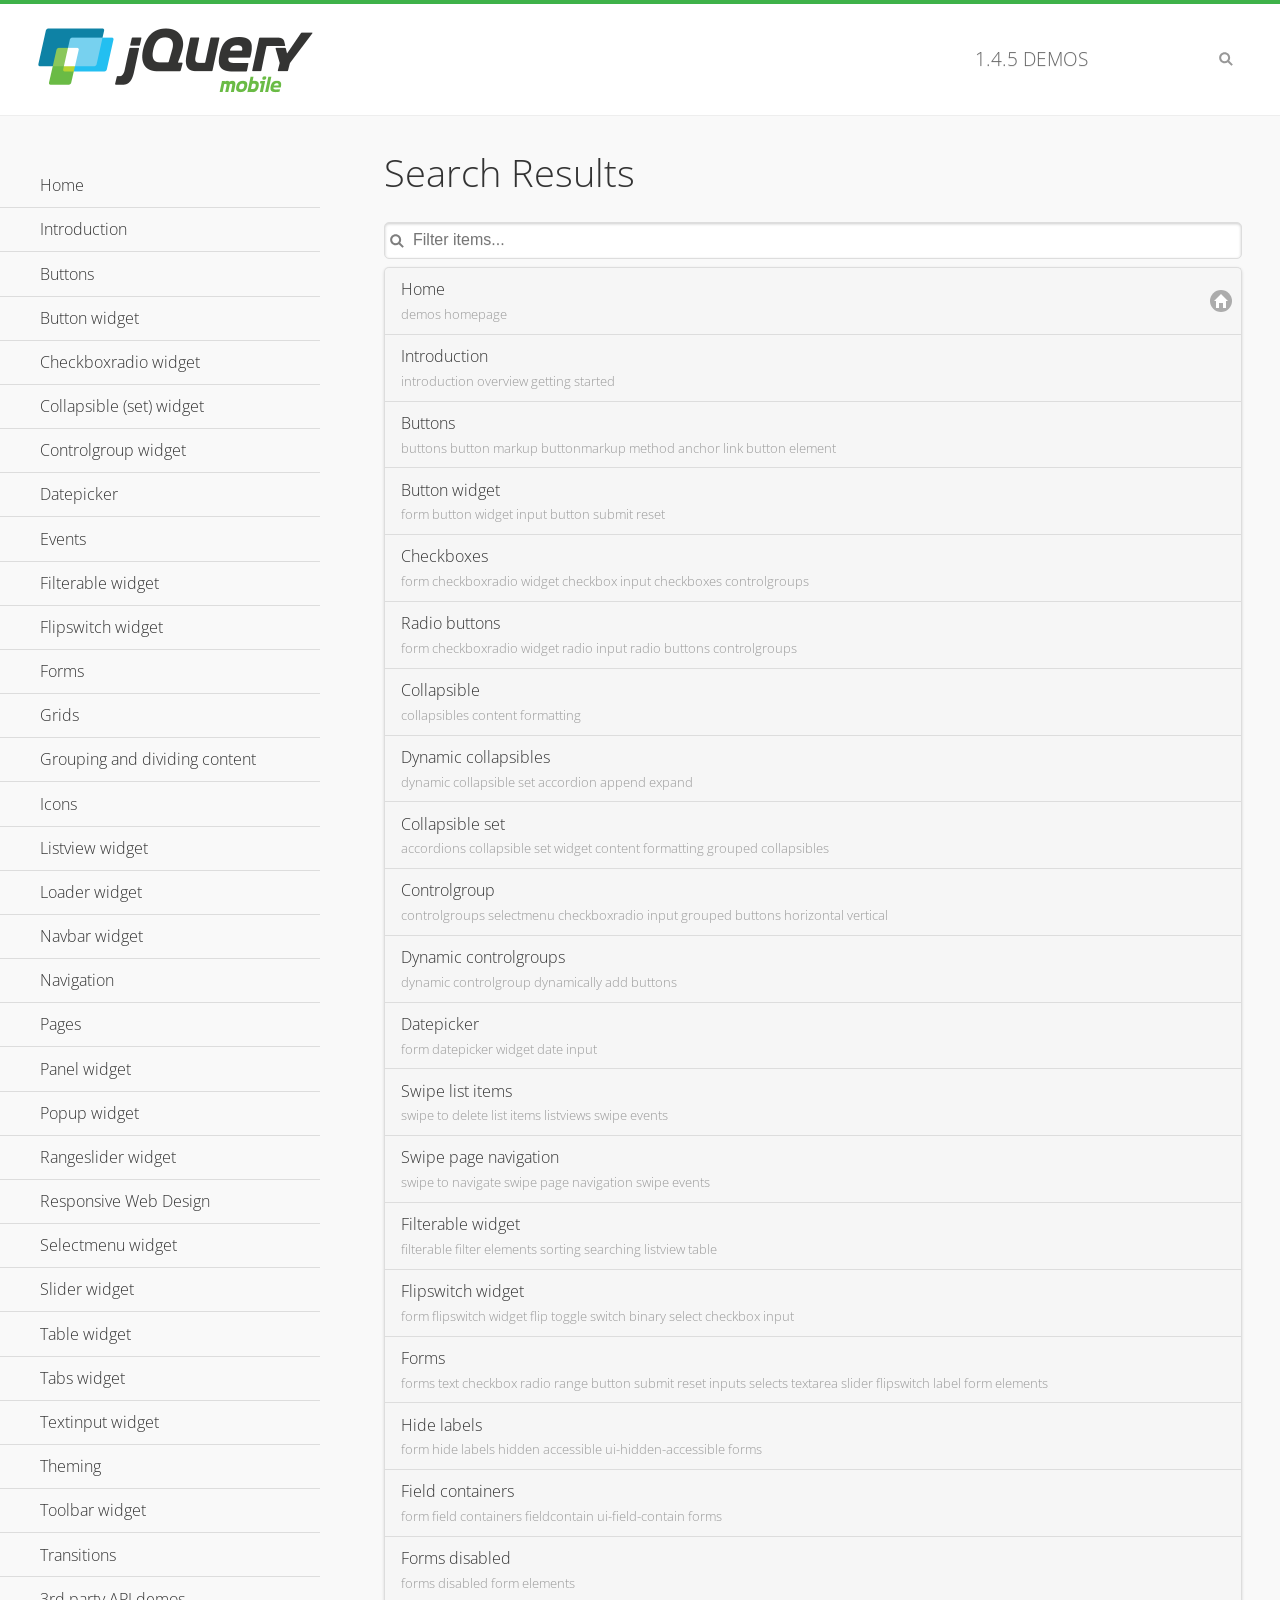
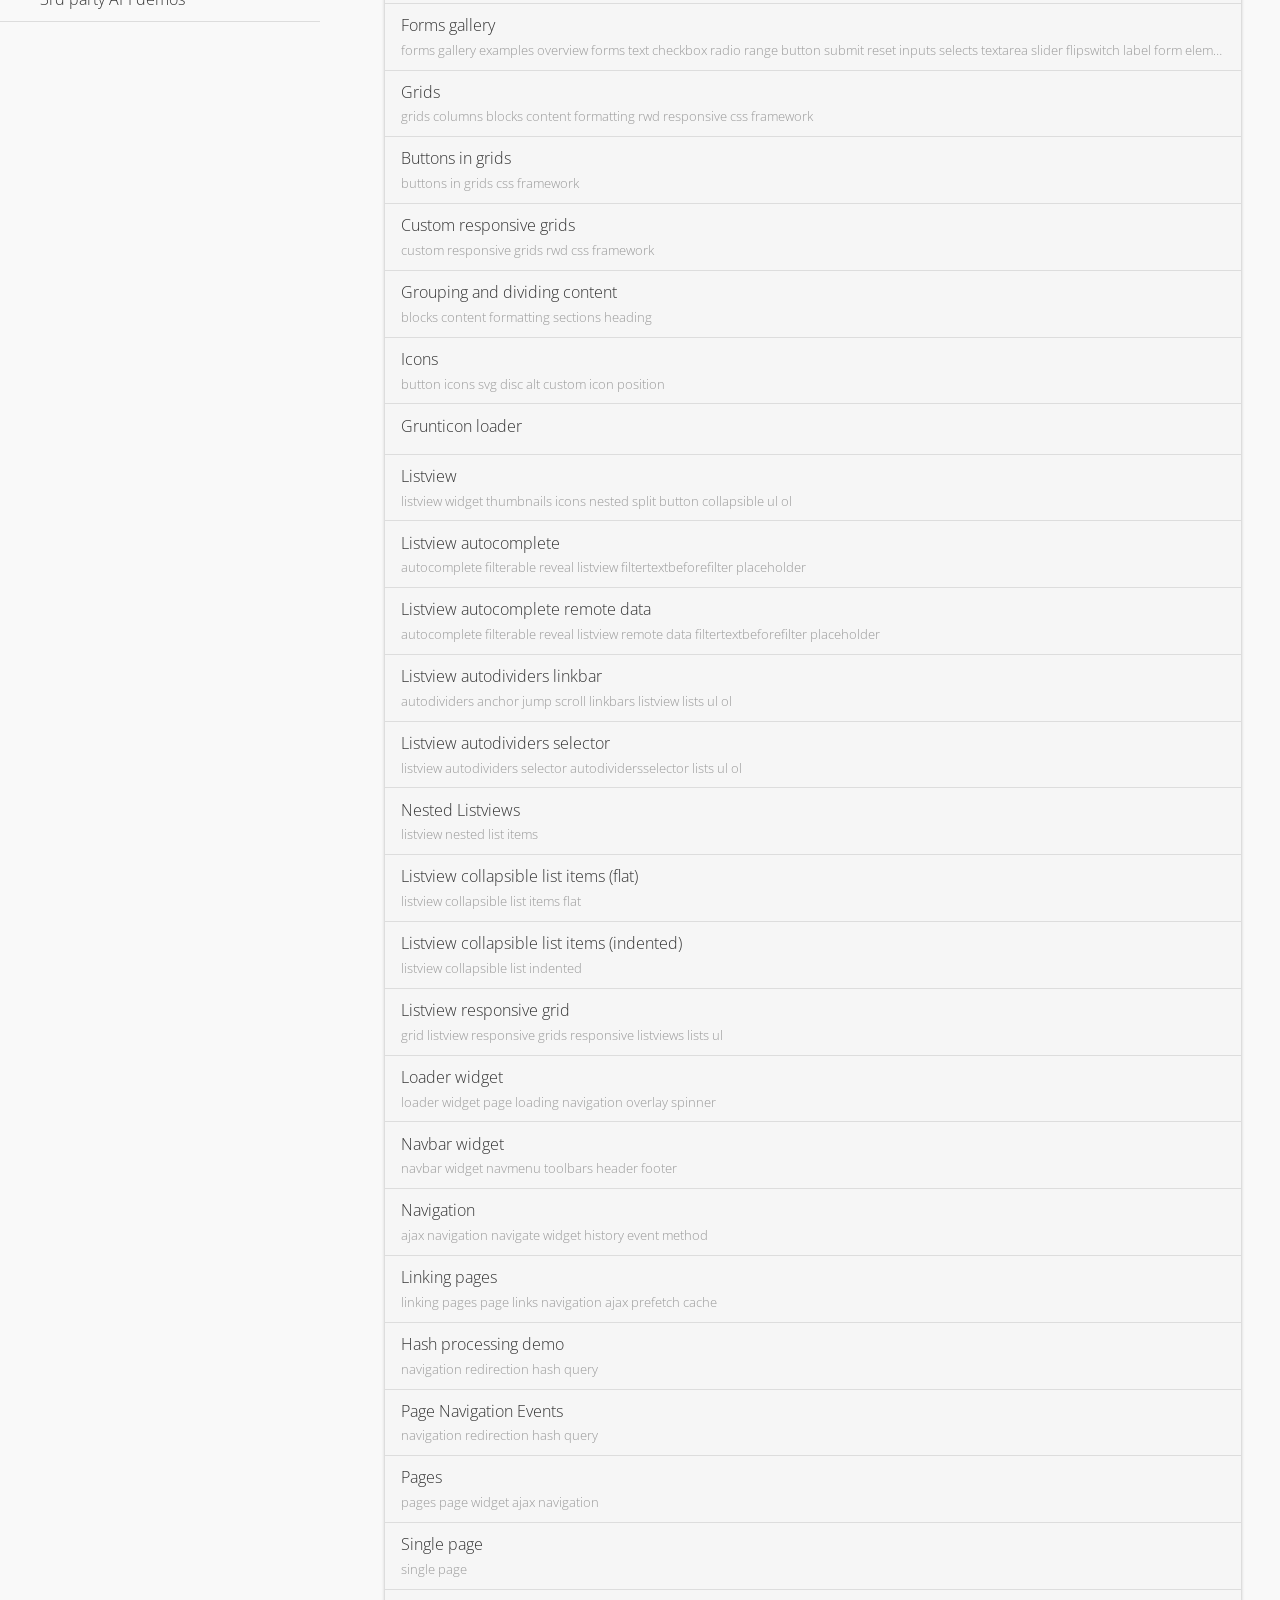
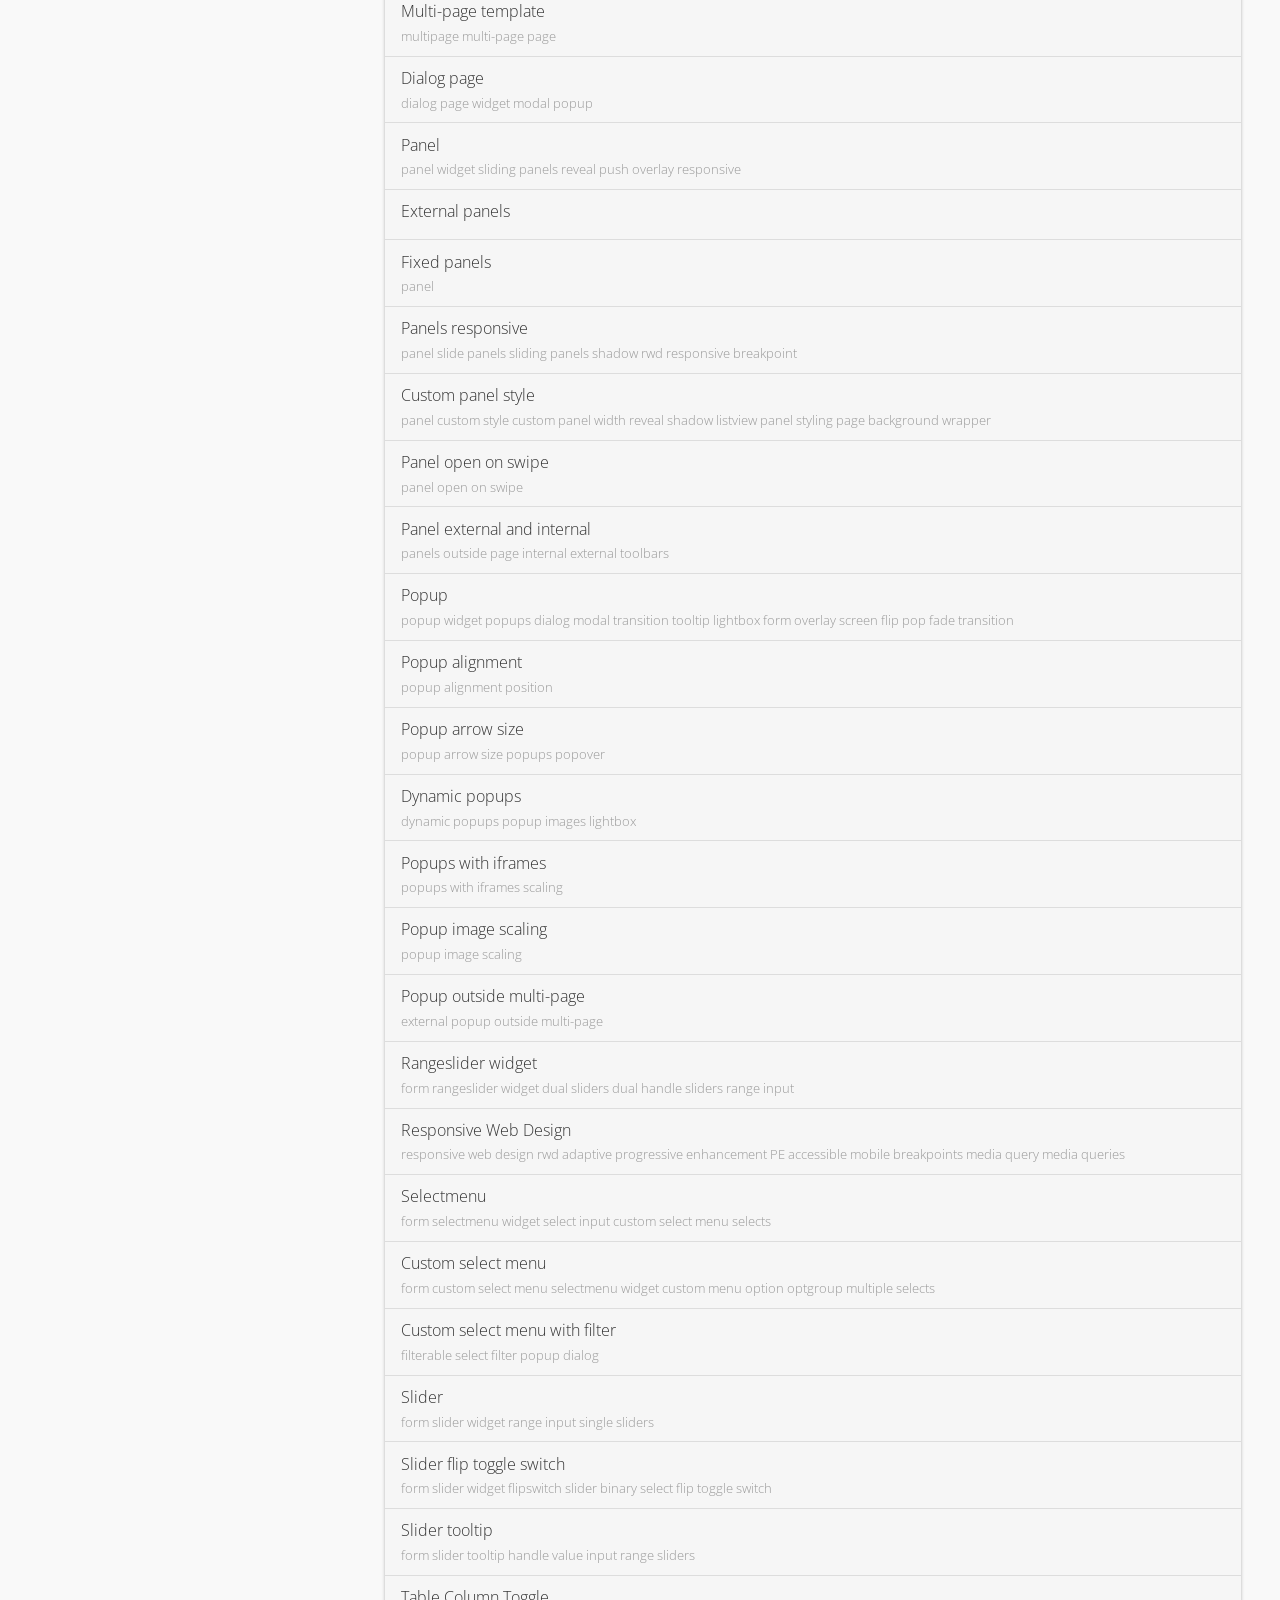
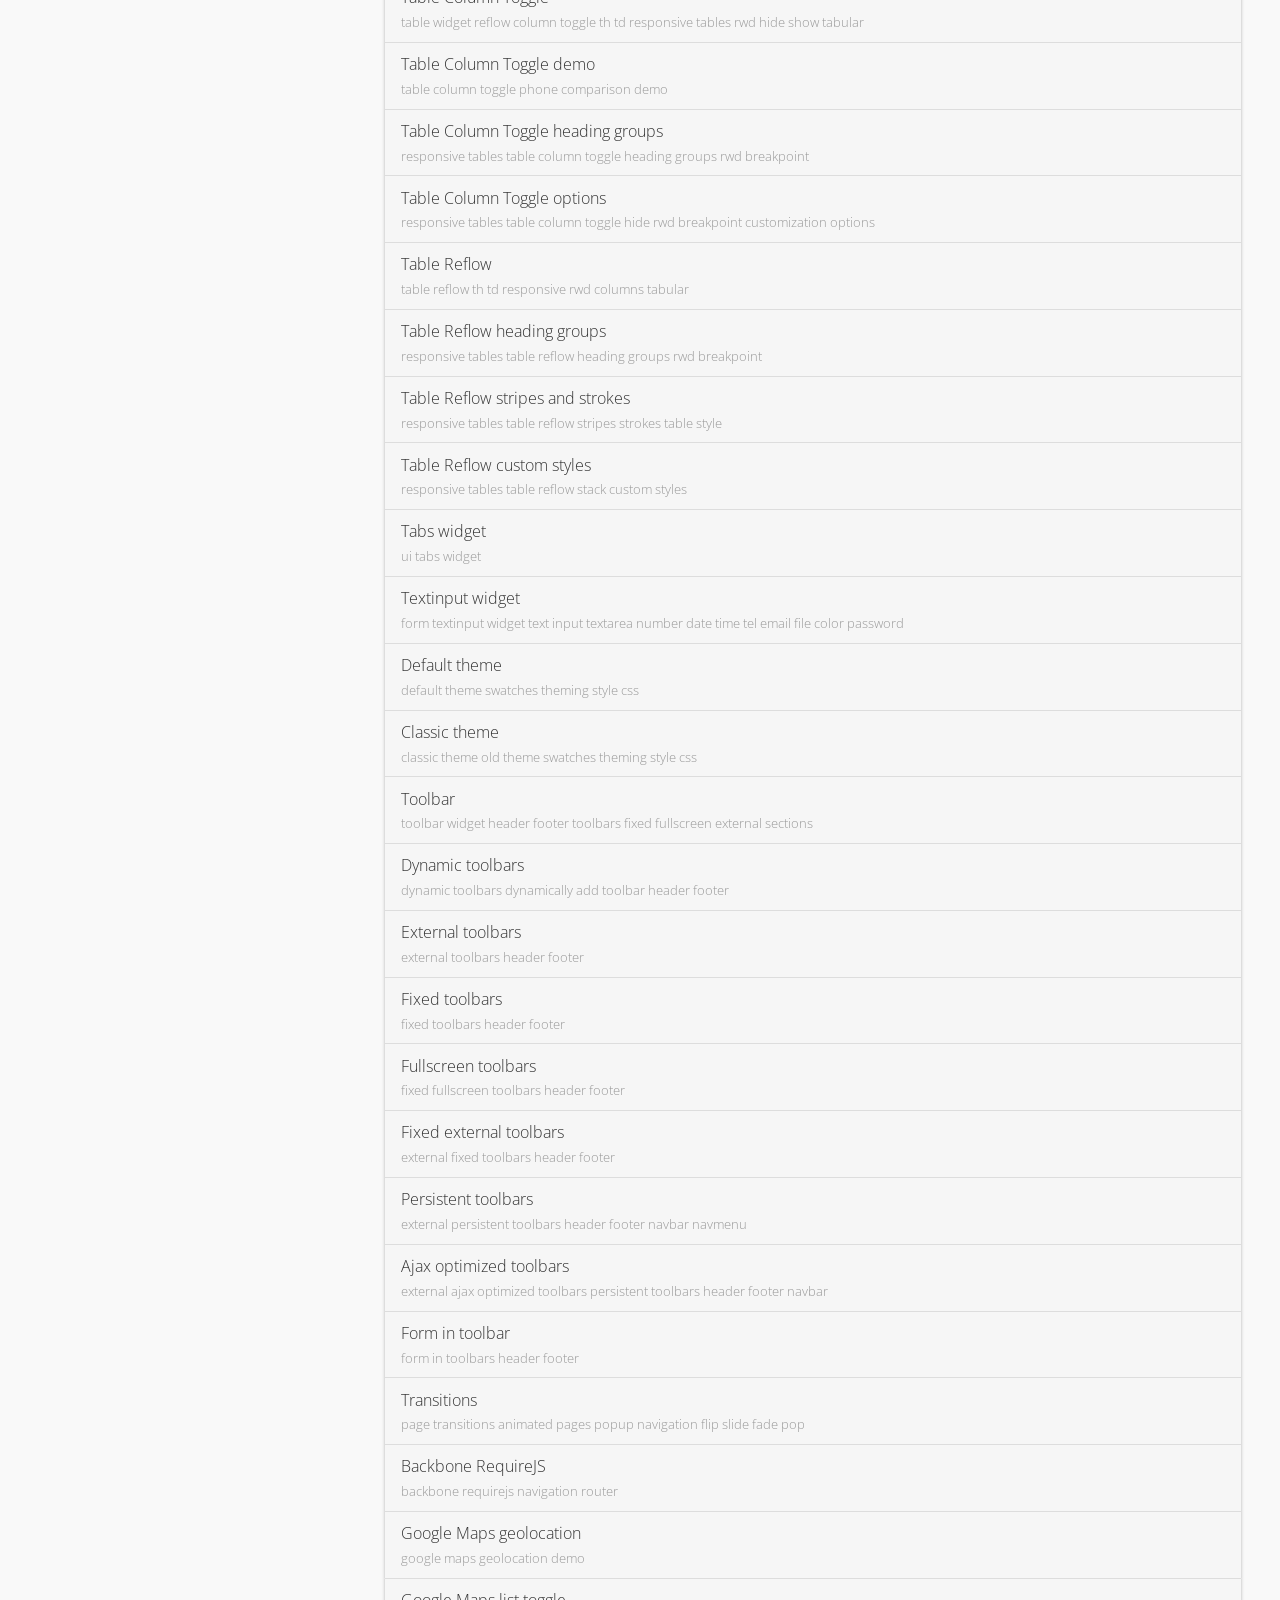
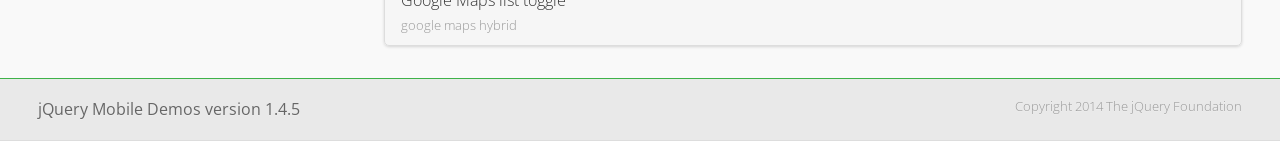
<file: www/css/demos/_search/index.html>
<!DOCTYPE html>
<html>
<head>
	<meta charset="utf-8">
	<meta name="viewport" content="width=device-width, initial-scale=1">
	<title>jQuery Mobile Demos</title>
	<link rel="stylesheet" href="../css/themes/default/jquery.mobile-1.4.5.min.css">
	<link rel="stylesheet" href="../_assets/css/jqm-demos.css">
	<link rel="shortcut icon" href="../_assets/favicon.ico">
    <link rel="stylesheet" href="http://fonts.googleapis.com/css?family=Open+Sans:300,400,700">
	<script src="../js/jquery.js"></script>
	<script src="../_assets/js/index.js"></script>
	<script src="../js/jquery.mobile-1.4.5.min.js"></script>

</head>
<body>
<div data-role="page" class="jqm-demos jqm-demos-index jqm-demos-search-results">

	<div data-role="header" class="jqm-header">
		<h2><a href="../" title="jQuery Mobile Demos home"><img src="../_assets/img/jquery-logo.png" alt="jQuery Mobile"></a></h2>
		<p><span class="jqm-version"></span> Demos</p>
		<a href="#" class="jqm-navmenu-link ui-btn ui-btn-icon-notext ui-corner-all ui-icon-bars ui-nodisc-icon ui-alt-icon ui-btn-left">Menu</a>
		<a href="#" class="jqm-search-link ui-btn ui-btn-icon-notext ui-corner-all ui-icon-search ui-nodisc-icon ui-alt-icon ui-btn-right">Search</a>
	</div><!-- /header -->

	<div role="main" class="ui-content jqm-content">

		<h1>Search Results</h1>

        <div class="jqm-search-results-wrap">
	        <ul class="jqm-list jqm-search-results-list">
<li data-filtertext="demos homepage" data-icon="home"><a href=".././">Home</a></li>
<li data-filtertext="introduction overview getting started"><a href="../intro/" data-ajax="false">Introduction</a></li>
<li data-filtertext="buttons button markup buttonmarkup method anchor link button element"><a href="../button-markup/" data-ajax="false">Buttons</a></li>
<li data-filtertext="form button widget input button submit reset"><a href="../button/" data-ajax="false">Button widget</a></li>
<li data-role="collapsible" data-enhanced="true" data-collapsed-icon="carat-d" data-expanded-icon="carat-u" data-iconpos="right" data-inset="false" class="ui-collapsible ui-collapsible-themed-content ui-collapsible-collapsed">
	<h3 class="ui-collapsible-heading ui-collapsible-heading-collapsed">
		<a href="#" class="ui-collapsible-heading-toggle ui-btn ui-btn-icon-right ui-btn-inherit ui-icon-carat-d">
		    Checkboxradio widget<span class="ui-collapsible-heading-status"> click to expand contents</span>
		</a>
	</h3>
	<div class="ui-collapsible-content ui-body-inherit ui-collapsible-content-collapsed" aria-hidden="true">
		<ul>
			<li data-filtertext="form checkboxradio widget checkbox input checkboxes controlgroups"><a href="../checkboxradio-checkbox/" data-ajax="false">Checkboxes</a></li>
			<li data-filtertext="form checkboxradio widget radio input radio buttons controlgroups"><a href="../checkboxradio-radio/" data-ajax="false">Radio buttons</a></li>
		</ul>
	</div>
</li>
<li data-role="collapsible" data-enhanced="true" data-collapsed-icon="carat-d" data-expanded-icon="carat-u" data-iconpos="right" data-inset="false" class="ui-collapsible ui-collapsible-themed-content ui-collapsible-collapsed">
	<h3 class="ui-collapsible-heading ui-collapsible-heading-collapsed">
		<a href="#" class="ui-collapsible-heading-toggle ui-btn ui-btn-icon-right ui-btn-inherit ui-icon-carat-d">
			Collapsible (set) widget<span class="ui-collapsible-heading-status"> click to expand contents</span>
		</a>
	</h3>
	<div class="ui-collapsible-content ui-body-inherit ui-collapsible-content-collapsed" aria-hidden="true">
		<ul>
			<li data-filtertext="collapsibles content formatting"><a href="../collapsible/" data-ajax="false">Collapsible</a></li>
			<li data-filtertext="dynamic collapsible set accordion append expand"><a href="../collapsible-dynamic/" data-ajax="false">Dynamic collapsibles</a></li>
			<li data-filtertext="accordions collapsible set widget content formatting grouped collapsibles"><a href="../collapsibleset/" data-ajax="false">Collapsible set</a></li>
		</ul>
	</div>
</li>
<li data-role="collapsible" data-enhanced="true" data-collapsed-icon="carat-d" data-expanded-icon="carat-u" data-iconpos="right" data-inset="false" class="ui-collapsible ui-collapsible-themed-content ui-collapsible-collapsed">
	<h3 class="ui-collapsible-heading ui-collapsible-heading-collapsed">
		<a href="#" class="ui-collapsible-heading-toggle ui-btn ui-btn-icon-right ui-btn-inherit ui-icon-carat-d">
			Controlgroup widget<span class="ui-collapsible-heading-status"> click to expand contents</span>
		</a>
	</h3>
	<div class="ui-collapsible-content ui-body-inherit ui-collapsible-content-collapsed" aria-hidden="true">
		<ul>
			<li data-filtertext="controlgroups selectmenu checkboxradio input grouped buttons horizontal vertical"><a href="../controlgroup/" data-ajax="false">Controlgroup</a></li>
			<li data-filtertext="dynamic controlgroup dynamically add buttons"><a href="../controlgroup-dynamic/" data-ajax="false">Dynamic controlgroups</a></li>
		</ul>
	</div>
</li>
<li data-filtertext="form datepicker widget date input"><a href="../datepicker/" data-ajax="false">Datepicker</a></li>
<li data-role="collapsible" data-enhanced="true" data-collapsed-icon="carat-d" data-expanded-icon="carat-u" data-iconpos="right" data-inset="false" class="ui-collapsible ui-collapsible-themed-content ui-collapsible-collapsed">
	<h3 class="ui-collapsible-heading ui-collapsible-heading-collapsed">
		<a href="#" class="ui-collapsible-heading-toggle ui-btn ui-btn-icon-right ui-btn-inherit ui-icon-carat-d">
			Events<span class="ui-collapsible-heading-status"> click to expand contents</span>
		</a>
	</h3>
	<div class="ui-collapsible-content ui-body-inherit ui-collapsible-content-collapsed" aria-hidden="true">
		<ul>
			<li data-filtertext="swipe to delete list items listviews swipe events"><a href="../swipe-list/" data-ajax="false">Swipe list items</a></li>
			<li data-filtertext="swipe to navigate swipe page navigation swipe events"><a href="../swipe-page/" data-ajax="false">Swipe page navigation</a></li>
		</ul>
	</div>
</li>
<li data-filtertext="filterable filter elements sorting searching listview table"><a href="../filterable/" data-ajax="false">Filterable widget</a></li>
<li data-filtertext="form flipswitch widget flip toggle switch binary select checkbox input"><a href="../flipswitch/" data-ajax="false">Flipswitch widget</a></li>
<li data-role="collapsible" data-enhanced="true" data-collapsed-icon="carat-d" data-expanded-icon="carat-u" data-iconpos="right" data-inset="false" class="ui-collapsible ui-collapsible-themed-content ui-collapsible-collapsed">
	<h3 class="ui-collapsible-heading ui-collapsible-heading-collapsed">
		<a href="#" class="ui-collapsible-heading-toggle ui-btn ui-btn-icon-right ui-btn-inherit ui-icon-carat-d">
			Forms<span class="ui-collapsible-heading-status"> click to expand contents</span>
		</a>
	</h3>
	<div class="ui-collapsible-content ui-body-inherit ui-collapsible-content-collapsed" aria-hidden="true">
		<ul>
			<li data-filtertext="forms text checkbox radio range button submit reset inputs selects textarea slider flipswitch label form elements"><a href="../forms/" data-ajax="false">Forms</a></li>
			<li data-filtertext="form hide labels hidden accessible ui-hidden-accessible forms"><a href="../forms-label-hidden-accessible/" data-ajax="false">Hide labels</a></li>
			<li data-filtertext="form field containers fieldcontain ui-field-contain forms"><a href="../forms-field-contain/" data-ajax="false">Field containers</a></li>
			<li data-filtertext="forms disabled form elements"><a href="../forms-disabled/" data-ajax="false">Forms disabled</a></li>
			<li data-filtertext="forms gallery examples overview forms text checkbox radio range button submit reset inputs selects textarea slider flipswitch label form elements"><a href="../forms-gallery/" data-ajax="false">Forms gallery</a></li>
		</ul>
	</div>
</li>
<li data-role="collapsible" data-enhanced="true" data-collapsed-icon="carat-d" data-expanded-icon="carat-u" data-iconpos="right" data-inset="false" class="ui-collapsible ui-collapsible-themed-content ui-collapsible-collapsed">
	<h3 class="ui-collapsible-heading ui-collapsible-heading-collapsed">
		<a href="#" class="ui-collapsible-heading-toggle ui-btn ui-btn-icon-right ui-btn-inherit ui-icon-carat-d">
			Grids<span class="ui-collapsible-heading-status"> click to expand contents</span>
		</a>
	</h3>
	<div class="ui-collapsible-content ui-body-inherit ui-collapsible-content-collapsed" aria-hidden="true">
		<ul>
			<li data-filtertext="grids columns blocks content formatting rwd responsive css framework"><a href="../grids/" data-ajax="false">Grids</a></li>
			<li data-filtertext="buttons in grids css framework"><a href="../grids-buttons/" data-ajax="false">Buttons in grids</a></li>
			<li data-filtertext="custom responsive grids rwd css framework"><a href="../grids-custom-responsive/" data-ajax="false">Custom responsive grids</a></li>
		</ul>
	</div>
</li>
<li data-filtertext="blocks content formatting sections heading"><a href="../body-bar-classes/" data-ajax="false">Grouping and dividing content</a></li>
<li data-role="collapsible" data-enhanced="true" data-collapsed-icon="carat-d" data-expanded-icon="carat-u" data-iconpos="right" data-inset="false" class="ui-collapsible ui-collapsible-themed-content ui-collapsible-collapsed">
	<h3 class="ui-collapsible-heading ui-collapsible-heading-collapsed">
		<a href="#" class="ui-collapsible-heading-toggle ui-btn ui-btn-icon-right ui-btn-inherit ui-icon-carat-d">
			Icons<span class="ui-collapsible-heading-status"> click to expand contents</span>
		</a>
	</h3>
	<div class="ui-collapsible-content ui-body-inherit ui-collapsible-content-collapsed" aria-hidden="true">
		<ul>
			<li data-filtertext="button icons svg disc alt custom icon position"><a href="../icons/" data-ajax="false">Icons</a></li>
			<li data-filtertext=""><a href="../icons-grunticon/" data-ajax="false">Grunticon loader</a></li>
		</ul>
	</div>
</li>
<li data-role="collapsible" data-enhanced="true" data-collapsed-icon="carat-d" data-expanded-icon="carat-u" data-iconpos="right" data-inset="false" class="ui-collapsible ui-collapsible-themed-content ui-collapsible-collapsed">
	<h3 class="ui-collapsible-heading ui-collapsible-heading-collapsed">
		<a href="#" class="ui-collapsible-heading-toggle ui-btn ui-btn-icon-right ui-btn-inherit ui-icon-carat-d">
			Listview widget<span class="ui-collapsible-heading-status"> click to expand contents</span>
		</a>
	</h3>
	<div class="ui-collapsible-content ui-body-inherit ui-collapsible-content-collapsed" aria-hidden="true">
		<ul>
			<li data-filtertext="listview widget thumbnails icons nested split button collapsible ul ol"><a href="../listview/" data-ajax="false">Listview</a></li>
			<li data-filtertext="autocomplete filterable reveal listview filtertextbeforefilter placeholder"><a href="../listview-autocomplete/" data-ajax="false">Listview autocomplete</a></li>
			<li data-filtertext="autocomplete filterable reveal listview remote data filtertextbeforefilter placeholder"><a href="../listview-autocomplete-remote/" data-ajax="false">Listview autocomplete remote data</a></li>
			<li data-filtertext="autodividers anchor jump scroll linkbars listview lists ul ol"><a href="../listview-autodividers-linkbar/" data-ajax="false">Listview autodividers linkbar</a></li>
			<li data-filtertext="listview autodividers selector autodividersselector lists ul ol"><a href="../listview-autodividers-selector/" data-ajax="false">Listview autodividers selector</a></li>
			<li data-filtertext="listview nested list items"><a href="../listview-nested-lists/" data-ajax="false">Nested Listviews</a></li>
			<li data-filtertext="listview collapsible list items flat"><a href="../listview-collapsible-item-flat/" data-ajax="false">Listview collapsible list items (flat)</a></li>
			<li data-filtertext="listview collapsible list indented"><a href="../listview-collapsible-item-indented/" data-ajax="false">Listview collapsible list items (indented)</a></li>
			<li data-filtertext="grid listview responsive grids responsive listviews lists ul"><a href="../listview-grid/" data-ajax="false">Listview responsive grid</a></li>
		</ul>
	</div>
</li>
<li data-filtertext="loader widget page loading navigation overlay spinner"><a href="../loader/" data-ajax="false">Loader widget</a></li>
<li data-filtertext="navbar widget navmenu toolbars header footer"><a href="../navbar/" data-ajax="false">Navbar widget</a></li>
<li data-role="collapsible" data-enhanced="true" data-collapsed-icon="carat-d" data-expanded-icon="carat-u" data-iconpos="right" data-inset="false" class="ui-collapsible ui-collapsible-themed-content ui-collapsible-collapsed">
	<h3 class="ui-collapsible-heading ui-collapsible-heading-collapsed">
		<a href="#" class="ui-collapsible-heading-toggle ui-btn ui-btn-icon-right ui-btn-inherit ui-icon-carat-d">
			Navigation<span class="ui-collapsible-heading-status"> click to expand contents</span>
		</a>
	</h3>
	<div class="ui-collapsible-content ui-body-inherit ui-collapsible-content-collapsed" aria-hidden="true">
		<ul>
			<li data-filtertext="ajax navigation navigate widget history event method"><a href="../navigation/" data-ajax="false">Navigation</a></li>
			<li data-filtertext="linking pages page links navigation ajax prefetch cache"><a href="../navigation-linking-pages/" data-ajax="false">Linking pages</a></li>
			<!-- <li data-filtertext="php redirect server redirection server-side navigation"><a href="../navigation-php-redirect/" data-ajax="false">PHP redirect demo</a></li>-->
			<li data-filtertext="navigation redirection hash query"><a href="../navigation-hash-processing/" data-ajax="false">Hash processing demo</a></li>
			<li data-filtertext="navigation redirection hash query"><a href="../page-events/" data-ajax="false">Page Navigation Events</a></li>
		</ul>
	</div>
</li>
<li data-role="collapsible" data-enhanced="true" data-collapsed-icon="carat-d" data-expanded-icon="carat-u" data-iconpos="right" data-inset="false" class="ui-collapsible ui-collapsible-themed-content ui-collapsible-collapsed">
	<h3 class="ui-collapsible-heading ui-collapsible-heading-collapsed">
		<a href="#" class="ui-collapsible-heading-toggle ui-btn ui-btn-icon-right ui-btn-inherit ui-icon-carat-d">
			Pages<span class="ui-collapsible-heading-status"> click to expand contents</span>
		</a>
	</h3>
	<div class="ui-collapsible-content ui-body-inherit ui-collapsible-content-collapsed" aria-hidden="true">
		<ul>
			<li data-filtertext="pages page widget ajax navigation"><a href="../pages/" data-ajax="false">Pages</a></li>
			<li data-filtertext="single page"><a href="../pages-single-page/" data-ajax="false">Single page</a></li>
			<li data-filtertext="multipage multi-page page"><a href="../pages-multi-page/" data-ajax="false">Multi-page template</a></li>
			<li data-filtertext="dialog page widget modal popup"><a href="../pages-dialog/" data-ajax="false">Dialog page</a></li>
		</ul>
	</div>
</li>
<li data-role="collapsible" data-enhanced="true" data-collapsed-icon="carat-d" data-expanded-icon="carat-u" data-iconpos="right" data-inset="false" class="ui-collapsible ui-collapsible-themed-content ui-collapsible-collapsed">
	<h3 class="ui-collapsible-heading ui-collapsible-heading-collapsed">
		<a href="#" class="ui-collapsible-heading-toggle ui-btn ui-btn-icon-right ui-btn-inherit ui-icon-carat-d">
			Panel widget<span class="ui-collapsible-heading-status"> click to expand contents</span>
		</a>
	</h3>
	<div class="ui-collapsible-content ui-body-inherit ui-collapsible-content-collapsed" aria-hidden="true">
		<ul>
			<li data-filtertext="panel widget sliding panels reveal push overlay responsive"><a href="../panel/" data-ajax="false">Panel</a></li>
			<li data-filtertext=""><a href="../panel-external/" data-ajax="false">External panels</a></li>
			<li data-filtertext="panel "><a href="../panel-fixed/" data-ajax="false">Fixed panels</a></li>
			<li data-filtertext="panel slide panels sliding panels shadow rwd responsive breakpoint"><a href="../panel-responsive/" data-ajax="false">Panels responsive</a></li>
			<li data-filtertext="panel custom style custom panel width reveal shadow listview panel styling page background wrapper"><a href="../panel-styling/" data-ajax="false">Custom panel style</a></li>
			<li data-filtertext="panel open on swipe"><a href="../panel-swipe-open/" data-ajax="false">Panel open on swipe</a></li>
			<li data-filtertext="panels outside page internal external toolbars"><a href="../panel-external-internal/" data-ajax="false">Panel external and internal</a></li>
		</ul>
	</div>
</li>
<li data-role="collapsible" data-enhanced="true" data-collapsed-icon="carat-d" data-expanded-icon="carat-u" data-iconpos="right" data-inset="false" class="ui-collapsible ui-collapsible-themed-content ui-collapsible-collapsed">
	<h3 class="ui-collapsible-heading ui-collapsible-heading-collapsed">
		<a href="#" class="ui-collapsible-heading-toggle ui-btn ui-btn-icon-right ui-btn-inherit ui-icon-carat-d">
			Popup widget<span class="ui-collapsible-heading-status"> click to expand contents</span>
		</a>
	</h3>
	<div class="ui-collapsible-content ui-body-inherit ui-collapsible-content-collapsed" aria-hidden="true">
		<ul>
			<li data-filtertext="popup widget popups dialog modal transition tooltip lightbox form overlay screen flip pop fade transition"><a href="../popup/" data-ajax="false">Popup</a></li>
			<li data-filtertext="popup alignment position"><a href="../popup-alignment/" data-ajax="false">Popup alignment</a></li>
			<li data-filtertext="popup arrow size popups popover"><a href="../popup-arrow-size/" data-ajax="false">Popup arrow size</a></li>
			<li data-filtertext="dynamic popups popup images lightbox"><a href="../popup-dynamic/" data-ajax="false">Dynamic popups</a></li>
			<li data-filtertext="popups with iframes scaling"><a href="../popup-iframe/" data-ajax="false">Popups with iframes</a></li>
			<li data-filtertext="popup image scaling"><a href="../popup-image-scaling/" data-ajax="false">Popup image scaling</a></li>
			<li data-filtertext="external popup outside multi-page"><a href="../popup-outside-multipage/" data-ajax="false">Popup outside multi-page</a></li>
		</ul>
	</div>
</li>
<li data-filtertext="form rangeslider widget dual sliders dual handle sliders range input"><a href="../rangeslider/" data-ajax="false">Rangeslider widget</a></li>
<li data-filtertext="responsive web design rwd adaptive progressive enhancement PE accessible mobile breakpoints media query media queries"><a href="../rwd/" data-ajax="false">Responsive Web Design</a></li>
<li data-role="collapsible" data-enhanced="true" data-collapsed-icon="carat-d" data-expanded-icon="carat-u" data-iconpos="right" data-inset="false" class="ui-collapsible ui-collapsible-themed-content ui-collapsible-collapsed">
	<h3 class="ui-collapsible-heading ui-collapsible-heading-collapsed">
		<a href="#" class="ui-collapsible-heading-toggle ui-btn ui-btn-icon-right ui-btn-inherit ui-icon-carat-d">
			Selectmenu widget<span class="ui-collapsible-heading-status"> click to expand contents</span>
		</a>
	</h3>
	<div class="ui-collapsible-content ui-body-inherit ui-collapsible-content-collapsed" aria-hidden="true">
		<ul>
			<li data-filtertext="form selectmenu widget select input custom select menu selects"><a href="../selectmenu/" data-ajax="false">Selectmenu</a></li>
			<li data-filtertext="form custom select menu selectmenu widget custom menu option optgroup multiple selects"><a href="../selectmenu-custom/" data-ajax="false">Custom select menu</a></li>
			<li data-filtertext="filterable select filter popup dialog"><a href="../selectmenu-custom-filter/" data-ajax="false">Custom select menu with filter</a></li>
		</ul>
	</div>
</li>
<li data-role="collapsible" data-enhanced="true" data-collapsed-icon="carat-d" data-expanded-icon="carat-u" data-iconpos="right" data-inset="false" class="ui-collapsible ui-collapsible-themed-content ui-collapsible-collapsed">
	<h3 class="ui-collapsible-heading ui-collapsible-heading-collapsed">
		<a href="#" class="ui-collapsible-heading-toggle ui-btn ui-btn-icon-right ui-btn-inherit ui-icon-carat-d">
			Slider widget<span class="ui-collapsible-heading-status"> click to expand contents</span>
		</a>
	</h3>
	<div class="ui-collapsible-content ui-body-inherit ui-collapsible-content-collapsed" aria-hidden="true">
		<ul>
			<li data-filtertext="form slider widget range input single sliders"><a href="../slider/" data-ajax="false">Slider</a></li>
			<li data-filtertext="form slider widget flipswitch slider binary select flip toggle switch"><a href="../slider-flipswitch/" data-ajax="false">Slider flip toggle switch</a></li>
			<li data-filtertext="form slider tooltip handle value input range sliders"><a href="../slider-tooltip/" data-ajax="false">Slider tooltip</a></li>
		</ul>
	</div>
</li>
<li data-role="collapsible" data-enhanced="true" data-collapsed-icon="carat-d" data-expanded-icon="carat-u" data-iconpos="right" data-inset="false" class="ui-collapsible ui-collapsible-themed-content ui-collapsible-collapsed">
	<h3 class="ui-collapsible-heading ui-collapsible-heading-collapsed">
		<a href="#" class="ui-collapsible-heading-toggle ui-btn ui-btn-icon-right ui-btn-inherit ui-icon-carat-d">
			Table widget<span class="ui-collapsible-heading-status"> click to expand contents</span>
		</a>
	</h3>
	<div class="ui-collapsible-content ui-body-inherit ui-collapsible-content-collapsed" aria-hidden="true">
		<ul>
			<li data-filtertext="table widget reflow column toggle th td responsive tables rwd hide show tabular"><a href="../table-column-toggle/" data-ajax="false">Table Column Toggle</a></li>
			<li data-filtertext="table column toggle phone comparison demo"><a href="../table-column-toggle-example/" data-ajax="false">Table Column Toggle demo</a></li>
			<li data-filtertext="responsive tables table column toggle heading groups rwd breakpoint"><a href="../table-column-toggle-heading-groups/" data-ajax="false">Table Column Toggle heading groups</a></li>
			<li data-filtertext="responsive tables table column toggle hide rwd breakpoint customization options"><a href="../table-column-toggle-options/" data-ajax="false">Table Column Toggle options</a></li>
			<li data-filtertext="table reflow th td responsive rwd columns tabular"><a href="../table-reflow/" data-ajax="false">Table Reflow</a></li>
			<li data-filtertext="responsive tables table reflow heading groups rwd breakpoint"><a href="../table-reflow-heading-groups/" data-ajax="false">Table Reflow heading groups</a></li>
			<li data-filtertext="responsive tables table reflow stripes strokes table style"><a href="../table-reflow-stripes-strokes/" data-ajax="false">Table Reflow stripes and strokes</a></li>
			<li data-filtertext="responsive tables table reflow stack custom styles"><a href="../table-reflow-styling/" data-ajax="false">Table Reflow custom styles</a></li>
		</ul>
	</div>
</li>
<li data-filtertext="ui tabs widget"><a href="../tabs/" data-ajax="false">Tabs widget</a></li>
<li data-filtertext="form textinput widget text input textarea number date time tel email file color password"><a href="../textinput/" data-ajax="false">Textinput widget</a></li>
<li data-role="collapsible" data-enhanced="true" data-collapsed-icon="carat-d" data-expanded-icon="carat-u" data-iconpos="right" data-inset="false" class="ui-collapsible ui-collapsible-themed-content ui-collapsible-collapsed">
	<h3 class="ui-collapsible-heading ui-collapsible-heading-collapsed">
		<a href="#" class="ui-collapsible-heading-toggle ui-btn ui-btn-icon-right ui-btn-inherit ui-icon-carat-d">
			Theming<span class="ui-collapsible-heading-status"> click to expand contents</span>
		</a>
	</h3>
	<div class="ui-collapsible-content ui-body-inherit ui-collapsible-content-collapsed" aria-hidden="true">
		<ul>
			<li data-filtertext="default theme swatches theming style css"><a href="../theme-default/" data-ajax="false">Default theme</a></li>
			<li data-filtertext="classic theme old theme swatches theming style css"><a href="../theme-classic/" data-ajax="false">Classic theme</a></li>
		</ul>
	</div>
</li>
<li data-role="collapsible" data-enhanced="true" data-collapsed-icon="carat-d" data-expanded-icon="carat-u" data-iconpos="right" data-inset="false" class="ui-collapsible ui-collapsible-themed-content ui-collapsible-collapsed">
	<h3 class="ui-collapsible-heading ui-collapsible-heading-collapsed">
		<a href="#" class="ui-collapsible-heading-toggle ui-btn ui-btn-icon-right ui-btn-inherit ui-icon-carat-d">
			Toolbar widget<span class="ui-collapsible-heading-status"> click to expand contents</span>
		</a>
	</h3>
	<div class="ui-collapsible-content ui-body-inherit ui-collapsible-content-collapsed" aria-hidden="true">
		<ul>
			<li data-filtertext="toolbar widget header footer toolbars fixed fullscreen external sections"><a href="../toolbar/" data-ajax="false">Toolbar</a></li>
			<li data-filtertext="dynamic toolbars dynamically add toolbar header footer"><a href="../toolbar-dynamic/" data-ajax="false">Dynamic toolbars</a></li>
			<li data-filtertext="external toolbars header footer"><a href="../toolbar-external/" data-ajax="false">External toolbars</a></li>
			<li data-filtertext="fixed toolbars header footer"><a href="../toolbar-fixed/" data-ajax="false">Fixed toolbars</a></li>
			<li data-filtertext="fixed fullscreen toolbars header footer"><a href="../toolbar-fixed-fullscreen/" data-ajax="false">Fullscreen toolbars</a></li>
			<li data-filtertext="external fixed toolbars header footer"><a href="../toolbar-fixed-external/" data-ajax="false">Fixed external toolbars</a></li>
			<li data-filtertext="external persistent toolbars header footer navbar navmenu"><a href="../toolbar-fixed-persistent/" data-ajax="false">Persistent toolbars</a></li>
			<li data-filtertext="external ajax optimized toolbars persistent toolbars header footer navbar"><a href="../toolbar-fixed-persistent-optimized/" data-ajax="false">Ajax optimized toolbars</a></li>
			<li data-filtertext="form in toolbars header footer"><a href="../toolbar-fixed-forms/" data-ajax="false">Form in toolbar</a></li>
		</ul>
	</div>
</li>
<li data-filtertext="page transitions animated pages popup navigation flip slide fade pop"><a href="../transitions/" data-ajax="false">Transitions</a></li>
<li data-role="collapsible" data-enhanced="true" data-collapsed-icon="carat-d" data-expanded-icon="carat-u" data-iconpos="right" data-inset="false" class="ui-collapsible ui-collapsible-themed-content ui-collapsible-collapsed">
	<h3 class="ui-collapsible-heading ui-collapsible-heading-collapsed">
		<a href="#" class="ui-collapsible-heading-toggle ui-btn ui-btn-icon-right ui-btn-inherit ui-icon-carat-d">
			3rd party API demos<span class="ui-collapsible-heading-status"> click to expand contents</span>
		</a>
	</h3>
	<div class="ui-collapsible-content ui-body-inherit ui-collapsible-content-collapsed" aria-hidden="true">
		<ul>
			<li data-filtertext="backbone requirejs navigation router"><a href="../backbone-requirejs/" data-ajax="false">Backbone RequireJS</a></li>
			<li data-filtertext="google maps geolocation demo"><a href="../map-geolocation/" data-ajax="false">Google Maps geolocation</a></li>
			<li data-filtertext="google maps hybrid"><a href="../map-list-toggle/" data-ajax="false">Google Maps list toggle</a></li>
		</ul>
	</div>
</li>



	        </ul>
	    </div>

	</div><!-- /content -->
	    <div data-role="panel" class="jqm-navmenu-panel" data-position="left" data-display="overlay" data-theme="a">
	    	<ul class="jqm-list ui-alt-icon ui-nodisc-icon">
<li data-filtertext="demos homepage" data-icon="home"><a href=".././">Home</a></li>
<li data-filtertext="introduction overview getting started"><a href="../intro/" data-ajax="false">Introduction</a></li>
<li data-filtertext="buttons button markup buttonmarkup method anchor link button element"><a href="../button-markup/" data-ajax="false">Buttons</a></li>
<li data-filtertext="form button widget input button submit reset"><a href="../button/" data-ajax="false">Button widget</a></li>
<li data-role="collapsible" data-enhanced="true" data-collapsed-icon="carat-d" data-expanded-icon="carat-u" data-iconpos="right" data-inset="false" class="ui-collapsible ui-collapsible-themed-content ui-collapsible-collapsed">
	<h3 class="ui-collapsible-heading ui-collapsible-heading-collapsed">
		<a href="#" class="ui-collapsible-heading-toggle ui-btn ui-btn-icon-right ui-btn-inherit ui-icon-carat-d">
		    Checkboxradio widget<span class="ui-collapsible-heading-status"> click to expand contents</span>
		</a>
	</h3>
	<div class="ui-collapsible-content ui-body-inherit ui-collapsible-content-collapsed" aria-hidden="true">
		<ul>
			<li data-filtertext="form checkboxradio widget checkbox input checkboxes controlgroups"><a href="../checkboxradio-checkbox/" data-ajax="false">Checkboxes</a></li>
			<li data-filtertext="form checkboxradio widget radio input radio buttons controlgroups"><a href="../checkboxradio-radio/" data-ajax="false">Radio buttons</a></li>
		</ul>
	</div>
</li>
<li data-role="collapsible" data-enhanced="true" data-collapsed-icon="carat-d" data-expanded-icon="carat-u" data-iconpos="right" data-inset="false" class="ui-collapsible ui-collapsible-themed-content ui-collapsible-collapsed">
	<h3 class="ui-collapsible-heading ui-collapsible-heading-collapsed">
		<a href="#" class="ui-collapsible-heading-toggle ui-btn ui-btn-icon-right ui-btn-inherit ui-icon-carat-d">
			Collapsible (set) widget<span class="ui-collapsible-heading-status"> click to expand contents</span>
		</a>
	</h3>
	<div class="ui-collapsible-content ui-body-inherit ui-collapsible-content-collapsed" aria-hidden="true">
		<ul>
			<li data-filtertext="collapsibles content formatting"><a href="../collapsible/" data-ajax="false">Collapsible</a></li>
			<li data-filtertext="dynamic collapsible set accordion append expand"><a href="../collapsible-dynamic/" data-ajax="false">Dynamic collapsibles</a></li>
			<li data-filtertext="accordions collapsible set widget content formatting grouped collapsibles"><a href="../collapsibleset/" data-ajax="false">Collapsible set</a></li>
		</ul>
	</div>
</li>
<li data-role="collapsible" data-enhanced="true" data-collapsed-icon="carat-d" data-expanded-icon="carat-u" data-iconpos="right" data-inset="false" class="ui-collapsible ui-collapsible-themed-content ui-collapsible-collapsed">
	<h3 class="ui-collapsible-heading ui-collapsible-heading-collapsed">
		<a href="#" class="ui-collapsible-heading-toggle ui-btn ui-btn-icon-right ui-btn-inherit ui-icon-carat-d">
			Controlgroup widget<span class="ui-collapsible-heading-status"> click to expand contents</span>
		</a>
	</h3>
	<div class="ui-collapsible-content ui-body-inherit ui-collapsible-content-collapsed" aria-hidden="true">
		<ul>
			<li data-filtertext="controlgroups selectmenu checkboxradio input grouped buttons horizontal vertical"><a href="../controlgroup/" data-ajax="false">Controlgroup</a></li>
			<li data-filtertext="dynamic controlgroup dynamically add buttons"><a href="../controlgroup-dynamic/" data-ajax="false">Dynamic controlgroups</a></li>
		</ul>
	</div>
</li>
<li data-filtertext="form datepicker widget date input"><a href="../datepicker/" data-ajax="false">Datepicker</a></li>
<li data-role="collapsible" data-enhanced="true" data-collapsed-icon="carat-d" data-expanded-icon="carat-u" data-iconpos="right" data-inset="false" class="ui-collapsible ui-collapsible-themed-content ui-collapsible-collapsed">
	<h3 class="ui-collapsible-heading ui-collapsible-heading-collapsed">
		<a href="#" class="ui-collapsible-heading-toggle ui-btn ui-btn-icon-right ui-btn-inherit ui-icon-carat-d">
			Events<span class="ui-collapsible-heading-status"> click to expand contents</span>
		</a>
	</h3>
	<div class="ui-collapsible-content ui-body-inherit ui-collapsible-content-collapsed" aria-hidden="true">
		<ul>
			<li data-filtertext="swipe to delete list items listviews swipe events"><a href="../swipe-list/" data-ajax="false">Swipe list items</a></li>
			<li data-filtertext="swipe to navigate swipe page navigation swipe events"><a href="../swipe-page/" data-ajax="false">Swipe page navigation</a></li>
		</ul>
	</div>
</li>
<li data-filtertext="filterable filter elements sorting searching listview table"><a href="../filterable/" data-ajax="false">Filterable widget</a></li>
<li data-filtertext="form flipswitch widget flip toggle switch binary select checkbox input"><a href="../flipswitch/" data-ajax="false">Flipswitch widget</a></li>
<li data-role="collapsible" data-enhanced="true" data-collapsed-icon="carat-d" data-expanded-icon="carat-u" data-iconpos="right" data-inset="false" class="ui-collapsible ui-collapsible-themed-content ui-collapsible-collapsed">
	<h3 class="ui-collapsible-heading ui-collapsible-heading-collapsed">
		<a href="#" class="ui-collapsible-heading-toggle ui-btn ui-btn-icon-right ui-btn-inherit ui-icon-carat-d">
			Forms<span class="ui-collapsible-heading-status"> click to expand contents</span>
		</a>
	</h3>
	<div class="ui-collapsible-content ui-body-inherit ui-collapsible-content-collapsed" aria-hidden="true">
		<ul>
			<li data-filtertext="forms text checkbox radio range button submit reset inputs selects textarea slider flipswitch label form elements"><a href="../forms/" data-ajax="false">Forms</a></li>
			<li data-filtertext="form hide labels hidden accessible ui-hidden-accessible forms"><a href="../forms-label-hidden-accessible/" data-ajax="false">Hide labels</a></li>
			<li data-filtertext="form field containers fieldcontain ui-field-contain forms"><a href="../forms-field-contain/" data-ajax="false">Field containers</a></li>
			<li data-filtertext="forms disabled form elements"><a href="../forms-disabled/" data-ajax="false">Forms disabled</a></li>
			<li data-filtertext="forms gallery examples overview forms text checkbox radio range button submit reset inputs selects textarea slider flipswitch label form elements"><a href="../forms-gallery/" data-ajax="false">Forms gallery</a></li>
		</ul>
	</div>
</li>
<li data-role="collapsible" data-enhanced="true" data-collapsed-icon="carat-d" data-expanded-icon="carat-u" data-iconpos="right" data-inset="false" class="ui-collapsible ui-collapsible-themed-content ui-collapsible-collapsed">
	<h3 class="ui-collapsible-heading ui-collapsible-heading-collapsed">
		<a href="#" class="ui-collapsible-heading-toggle ui-btn ui-btn-icon-right ui-btn-inherit ui-icon-carat-d">
			Grids<span class="ui-collapsible-heading-status"> click to expand contents</span>
		</a>
	</h3>
	<div class="ui-collapsible-content ui-body-inherit ui-collapsible-content-collapsed" aria-hidden="true">
		<ul>
			<li data-filtertext="grids columns blocks content formatting rwd responsive css framework"><a href="../grids/" data-ajax="false">Grids</a></li>
			<li data-filtertext="buttons in grids css framework"><a href="../grids-buttons/" data-ajax="false">Buttons in grids</a></li>
			<li data-filtertext="custom responsive grids rwd css framework"><a href="../grids-custom-responsive/" data-ajax="false">Custom responsive grids</a></li>
		</ul>
	</div>
</li>
<li data-filtertext="blocks content formatting sections heading"><a href="../body-bar-classes/" data-ajax="false">Grouping and dividing content</a></li>
<li data-role="collapsible" data-enhanced="true" data-collapsed-icon="carat-d" data-expanded-icon="carat-u" data-iconpos="right" data-inset="false" class="ui-collapsible ui-collapsible-themed-content ui-collapsible-collapsed">
	<h3 class="ui-collapsible-heading ui-collapsible-heading-collapsed">
		<a href="#" class="ui-collapsible-heading-toggle ui-btn ui-btn-icon-right ui-btn-inherit ui-icon-carat-d">
			Icons<span class="ui-collapsible-heading-status"> click to expand contents</span>
		</a>
	</h3>
	<div class="ui-collapsible-content ui-body-inherit ui-collapsible-content-collapsed" aria-hidden="true">
		<ul>
			<li data-filtertext="button icons svg disc alt custom icon position"><a href="../icons/" data-ajax="false">Icons</a></li>
			<li data-filtertext=""><a href="../icons-grunticon/" data-ajax="false">Grunticon loader</a></li>
		</ul>
	</div>
</li>
<li data-role="collapsible" data-enhanced="true" data-collapsed-icon="carat-d" data-expanded-icon="carat-u" data-iconpos="right" data-inset="false" class="ui-collapsible ui-collapsible-themed-content ui-collapsible-collapsed">
	<h3 class="ui-collapsible-heading ui-collapsible-heading-collapsed">
		<a href="#" class="ui-collapsible-heading-toggle ui-btn ui-btn-icon-right ui-btn-inherit ui-icon-carat-d">
			Listview widget<span class="ui-collapsible-heading-status"> click to expand contents</span>
		</a>
	</h3>
	<div class="ui-collapsible-content ui-body-inherit ui-collapsible-content-collapsed" aria-hidden="true">
		<ul>
			<li data-filtertext="listview widget thumbnails icons nested split button collapsible ul ol"><a href="../listview/" data-ajax="false">Listview</a></li>
			<li data-filtertext="autocomplete filterable reveal listview filtertextbeforefilter placeholder"><a href="../listview-autocomplete/" data-ajax="false">Listview autocomplete</a></li>
			<li data-filtertext="autocomplete filterable reveal listview remote data filtertextbeforefilter placeholder"><a href="../listview-autocomplete-remote/" data-ajax="false">Listview autocomplete remote data</a></li>
			<li data-filtertext="autodividers anchor jump scroll linkbars listview lists ul ol"><a href="../listview-autodividers-linkbar/" data-ajax="false">Listview autodividers linkbar</a></li>
			<li data-filtertext="listview autodividers selector autodividersselector lists ul ol"><a href="../listview-autodividers-selector/" data-ajax="false">Listview autodividers selector</a></li>
			<li data-filtertext="listview nested list items"><a href="../listview-nested-lists/" data-ajax="false">Nested Listviews</a></li>
			<li data-filtertext="listview collapsible list items flat"><a href="../listview-collapsible-item-flat/" data-ajax="false">Listview collapsible list items (flat)</a></li>
			<li data-filtertext="listview collapsible list indented"><a href="../listview-collapsible-item-indented/" data-ajax="false">Listview collapsible list items (indented)</a></li>
			<li data-filtertext="grid listview responsive grids responsive listviews lists ul"><a href="../listview-grid/" data-ajax="false">Listview responsive grid</a></li>
		</ul>
	</div>
</li>
<li data-filtertext="loader widget page loading navigation overlay spinner"><a href="../loader/" data-ajax="false">Loader widget</a></li>
<li data-filtertext="navbar widget navmenu toolbars header footer"><a href="../navbar/" data-ajax="false">Navbar widget</a></li>
<li data-role="collapsible" data-enhanced="true" data-collapsed-icon="carat-d" data-expanded-icon="carat-u" data-iconpos="right" data-inset="false" class="ui-collapsible ui-collapsible-themed-content ui-collapsible-collapsed">
	<h3 class="ui-collapsible-heading ui-collapsible-heading-collapsed">
		<a href="#" class="ui-collapsible-heading-toggle ui-btn ui-btn-icon-right ui-btn-inherit ui-icon-carat-d">
			Navigation<span class="ui-collapsible-heading-status"> click to expand contents</span>
		</a>
	</h3>
	<div class="ui-collapsible-content ui-body-inherit ui-collapsible-content-collapsed" aria-hidden="true">
		<ul>
			<li data-filtertext="ajax navigation navigate widget history event method"><a href="../navigation/" data-ajax="false">Navigation</a></li>
			<li data-filtertext="linking pages page links navigation ajax prefetch cache"><a href="../navigation-linking-pages/" data-ajax="false">Linking pages</a></li>
			<!-- <li data-filtertext="php redirect server redirection server-side navigation"><a href="../navigation-php-redirect/" data-ajax="false">PHP redirect demo</a></li>-->
			<li data-filtertext="navigation redirection hash query"><a href="../navigation-hash-processing/" data-ajax="false">Hash processing demo</a></li>
			<li data-filtertext="navigation redirection hash query"><a href="../page-events/" data-ajax="false">Page Navigation Events</a></li>
		</ul>
	</div>
</li>
<li data-role="collapsible" data-enhanced="true" data-collapsed-icon="carat-d" data-expanded-icon="carat-u" data-iconpos="right" data-inset="false" class="ui-collapsible ui-collapsible-themed-content ui-collapsible-collapsed">
	<h3 class="ui-collapsible-heading ui-collapsible-heading-collapsed">
		<a href="#" class="ui-collapsible-heading-toggle ui-btn ui-btn-icon-right ui-btn-inherit ui-icon-carat-d">
			Pages<span class="ui-collapsible-heading-status"> click to expand contents</span>
		</a>
	</h3>
	<div class="ui-collapsible-content ui-body-inherit ui-collapsible-content-collapsed" aria-hidden="true">
		<ul>
			<li data-filtertext="pages page widget ajax navigation"><a href="../pages/" data-ajax="false">Pages</a></li>
			<li data-filtertext="single page"><a href="../pages-single-page/" data-ajax="false">Single page</a></li>
			<li data-filtertext="multipage multi-page page"><a href="../pages-multi-page/" data-ajax="false">Multi-page template</a></li>
			<li data-filtertext="dialog page widget modal popup"><a href="../pages-dialog/" data-ajax="false">Dialog page</a></li>
		</ul>
	</div>
</li>
<li data-role="collapsible" data-enhanced="true" data-collapsed-icon="carat-d" data-expanded-icon="carat-u" data-iconpos="right" data-inset="false" class="ui-collapsible ui-collapsible-themed-content ui-collapsible-collapsed">
	<h3 class="ui-collapsible-heading ui-collapsible-heading-collapsed">
		<a href="#" class="ui-collapsible-heading-toggle ui-btn ui-btn-icon-right ui-btn-inherit ui-icon-carat-d">
			Panel widget<span class="ui-collapsible-heading-status"> click to expand contents</span>
		</a>
	</h3>
	<div class="ui-collapsible-content ui-body-inherit ui-collapsible-content-collapsed" aria-hidden="true">
		<ul>
			<li data-filtertext="panel widget sliding panels reveal push overlay responsive"><a href="../panel/" data-ajax="false">Panel</a></li>
			<li data-filtertext=""><a href="../panel-external/" data-ajax="false">External panels</a></li>
			<li data-filtertext="panel "><a href="../panel-fixed/" data-ajax="false">Fixed panels</a></li>
			<li data-filtertext="panel slide panels sliding panels shadow rwd responsive breakpoint"><a href="../panel-responsive/" data-ajax="false">Panels responsive</a></li>
			<li data-filtertext="panel custom style custom panel width reveal shadow listview panel styling page background wrapper"><a href="../panel-styling/" data-ajax="false">Custom panel style</a></li>
			<li data-filtertext="panel open on swipe"><a href="../panel-swipe-open/" data-ajax="false">Panel open on swipe</a></li>
			<li data-filtertext="panels outside page internal external toolbars"><a href="../panel-external-internal/" data-ajax="false">Panel external and internal</a></li>
		</ul>
	</div>
</li>
<li data-role="collapsible" data-enhanced="true" data-collapsed-icon="carat-d" data-expanded-icon="carat-u" data-iconpos="right" data-inset="false" class="ui-collapsible ui-collapsible-themed-content ui-collapsible-collapsed">
	<h3 class="ui-collapsible-heading ui-collapsible-heading-collapsed">
		<a href="#" class="ui-collapsible-heading-toggle ui-btn ui-btn-icon-right ui-btn-inherit ui-icon-carat-d">
			Popup widget<span class="ui-collapsible-heading-status"> click to expand contents</span>
		</a>
	</h3>
	<div class="ui-collapsible-content ui-body-inherit ui-collapsible-content-collapsed" aria-hidden="true">
		<ul>
			<li data-filtertext="popup widget popups dialog modal transition tooltip lightbox form overlay screen flip pop fade transition"><a href="../popup/" data-ajax="false">Popup</a></li>
			<li data-filtertext="popup alignment position"><a href="../popup-alignment/" data-ajax="false">Popup alignment</a></li>
			<li data-filtertext="popup arrow size popups popover"><a href="../popup-arrow-size/" data-ajax="false">Popup arrow size</a></li>
			<li data-filtertext="dynamic popups popup images lightbox"><a href="../popup-dynamic/" data-ajax="false">Dynamic popups</a></li>
			<li data-filtertext="popups with iframes scaling"><a href="../popup-iframe/" data-ajax="false">Popups with iframes</a></li>
			<li data-filtertext="popup image scaling"><a href="../popup-image-scaling/" data-ajax="false">Popup image scaling</a></li>
			<li data-filtertext="external popup outside multi-page"><a href="../popup-outside-multipage/" data-ajax="false">Popup outside multi-page</a></li>
		</ul>
	</div>
</li>
<li data-filtertext="form rangeslider widget dual sliders dual handle sliders range input"><a href="../rangeslider/" data-ajax="false">Rangeslider widget</a></li>
<li data-filtertext="responsive web design rwd adaptive progressive enhancement PE accessible mobile breakpoints media query media queries"><a href="../rwd/" data-ajax="false">Responsive Web Design</a></li>
<li data-role="collapsible" data-enhanced="true" data-collapsed-icon="carat-d" data-expanded-icon="carat-u" data-iconpos="right" data-inset="false" class="ui-collapsible ui-collapsible-themed-content ui-collapsible-collapsed">
	<h3 class="ui-collapsible-heading ui-collapsible-heading-collapsed">
		<a href="#" class="ui-collapsible-heading-toggle ui-btn ui-btn-icon-right ui-btn-inherit ui-icon-carat-d">
			Selectmenu widget<span class="ui-collapsible-heading-status"> click to expand contents</span>
		</a>
	</h3>
	<div class="ui-collapsible-content ui-body-inherit ui-collapsible-content-collapsed" aria-hidden="true">
		<ul>
			<li data-filtertext="form selectmenu widget select input custom select menu selects"><a href="../selectmenu/" data-ajax="false">Selectmenu</a></li>
			<li data-filtertext="form custom select menu selectmenu widget custom menu option optgroup multiple selects"><a href="../selectmenu-custom/" data-ajax="false">Custom select menu</a></li>
			<li data-filtertext="filterable select filter popup dialog"><a href="../selectmenu-custom-filter/" data-ajax="false">Custom select menu with filter</a></li>
		</ul>
	</div>
</li>
<li data-role="collapsible" data-enhanced="true" data-collapsed-icon="carat-d" data-expanded-icon="carat-u" data-iconpos="right" data-inset="false" class="ui-collapsible ui-collapsible-themed-content ui-collapsible-collapsed">
	<h3 class="ui-collapsible-heading ui-collapsible-heading-collapsed">
		<a href="#" class="ui-collapsible-heading-toggle ui-btn ui-btn-icon-right ui-btn-inherit ui-icon-carat-d">
			Slider widget<span class="ui-collapsible-heading-status"> click to expand contents</span>
		</a>
	</h3>
	<div class="ui-collapsible-content ui-body-inherit ui-collapsible-content-collapsed" aria-hidden="true">
		<ul>
			<li data-filtertext="form slider widget range input single sliders"><a href="../slider/" data-ajax="false">Slider</a></li>
			<li data-filtertext="form slider widget flipswitch slider binary select flip toggle switch"><a href="../slider-flipswitch/" data-ajax="false">Slider flip toggle switch</a></li>
			<li data-filtertext="form slider tooltip handle value input range sliders"><a href="../slider-tooltip/" data-ajax="false">Slider tooltip</a></li>
		</ul>
	</div>
</li>
<li data-role="collapsible" data-enhanced="true" data-collapsed-icon="carat-d" data-expanded-icon="carat-u" data-iconpos="right" data-inset="false" class="ui-collapsible ui-collapsible-themed-content ui-collapsible-collapsed">
	<h3 class="ui-collapsible-heading ui-collapsible-heading-collapsed">
		<a href="#" class="ui-collapsible-heading-toggle ui-btn ui-btn-icon-right ui-btn-inherit ui-icon-carat-d">
			Table widget<span class="ui-collapsible-heading-status"> click to expand contents</span>
		</a>
	</h3>
	<div class="ui-collapsible-content ui-body-inherit ui-collapsible-content-collapsed" aria-hidden="true">
		<ul>
			<li data-filtertext="table widget reflow column toggle th td responsive tables rwd hide show tabular"><a href="../table-column-toggle/" data-ajax="false">Table Column Toggle</a></li>
			<li data-filtertext="table column toggle phone comparison demo"><a href="../table-column-toggle-example/" data-ajax="false">Table Column Toggle demo</a></li>
			<li data-filtertext="responsive tables table column toggle heading groups rwd breakpoint"><a href="../table-column-toggle-heading-groups/" data-ajax="false">Table Column Toggle heading groups</a></li>
			<li data-filtertext="responsive tables table column toggle hide rwd breakpoint customization options"><a href="../table-column-toggle-options/" data-ajax="false">Table Column Toggle options</a></li>
			<li data-filtertext="table reflow th td responsive rwd columns tabular"><a href="../table-reflow/" data-ajax="false">Table Reflow</a></li>
			<li data-filtertext="responsive tables table reflow heading groups rwd breakpoint"><a href="../table-reflow-heading-groups/" data-ajax="false">Table Reflow heading groups</a></li>
			<li data-filtertext="responsive tables table reflow stripes strokes table style"><a href="../table-reflow-stripes-strokes/" data-ajax="false">Table Reflow stripes and strokes</a></li>
			<li data-filtertext="responsive tables table reflow stack custom styles"><a href="../table-reflow-styling/" data-ajax="false">Table Reflow custom styles</a></li>
		</ul>
	</div>
</li>
<li data-filtertext="ui tabs widget"><a href="../tabs/" data-ajax="false">Tabs widget</a></li>
<li data-filtertext="form textinput widget text input textarea number date time tel email file color password"><a href="../textinput/" data-ajax="false">Textinput widget</a></li>
<li data-role="collapsible" data-enhanced="true" data-collapsed-icon="carat-d" data-expanded-icon="carat-u" data-iconpos="right" data-inset="false" class="ui-collapsible ui-collapsible-themed-content ui-collapsible-collapsed">
	<h3 class="ui-collapsible-heading ui-collapsible-heading-collapsed">
		<a href="#" class="ui-collapsible-heading-toggle ui-btn ui-btn-icon-right ui-btn-inherit ui-icon-carat-d">
			Theming<span class="ui-collapsible-heading-status"> click to expand contents</span>
		</a>
	</h3>
	<div class="ui-collapsible-content ui-body-inherit ui-collapsible-content-collapsed" aria-hidden="true">
		<ul>
			<li data-filtertext="default theme swatches theming style css"><a href="../theme-default/" data-ajax="false">Default theme</a></li>
			<li data-filtertext="classic theme old theme swatches theming style css"><a href="../theme-classic/" data-ajax="false">Classic theme</a></li>
		</ul>
	</div>
</li>
<li data-role="collapsible" data-enhanced="true" data-collapsed-icon="carat-d" data-expanded-icon="carat-u" data-iconpos="right" data-inset="false" class="ui-collapsible ui-collapsible-themed-content ui-collapsible-collapsed">
	<h3 class="ui-collapsible-heading ui-collapsible-heading-collapsed">
		<a href="#" class="ui-collapsible-heading-toggle ui-btn ui-btn-icon-right ui-btn-inherit ui-icon-carat-d">
			Toolbar widget<span class="ui-collapsible-heading-status"> click to expand contents</span>
		</a>
	</h3>
	<div class="ui-collapsible-content ui-body-inherit ui-collapsible-content-collapsed" aria-hidden="true">
		<ul>
			<li data-filtertext="toolbar widget header footer toolbars fixed fullscreen external sections"><a href="../toolbar/" data-ajax="false">Toolbar</a></li>
			<li data-filtertext="dynamic toolbars dynamically add toolbar header footer"><a href="../toolbar-dynamic/" data-ajax="false">Dynamic toolbars</a></li>
			<li data-filtertext="external toolbars header footer"><a href="../toolbar-external/" data-ajax="false">External toolbars</a></li>
			<li data-filtertext="fixed toolbars header footer"><a href="../toolbar-fixed/" data-ajax="false">Fixed toolbars</a></li>
			<li data-filtertext="fixed fullscreen toolbars header footer"><a href="../toolbar-fixed-fullscreen/" data-ajax="false">Fullscreen toolbars</a></li>
			<li data-filtertext="external fixed toolbars header footer"><a href="../toolbar-fixed-external/" data-ajax="false">Fixed external toolbars</a></li>
			<li data-filtertext="external persistent toolbars header footer navbar navmenu"><a href="../toolbar-fixed-persistent/" data-ajax="false">Persistent toolbars</a></li>
			<li data-filtertext="external ajax optimized toolbars persistent toolbars header footer navbar"><a href="../toolbar-fixed-persistent-optimized/" data-ajax="false">Ajax optimized toolbars</a></li>
			<li data-filtertext="form in toolbars header footer"><a href="../toolbar-fixed-forms/" data-ajax="false">Form in toolbar</a></li>
		</ul>
	</div>
</li>
<li data-filtertext="page transitions animated pages popup navigation flip slide fade pop"><a href="../transitions/" data-ajax="false">Transitions</a></li>
<li data-role="collapsible" data-enhanced="true" data-collapsed-icon="carat-d" data-expanded-icon="carat-u" data-iconpos="right" data-inset="false" class="ui-collapsible ui-collapsible-themed-content ui-collapsible-collapsed">
	<h3 class="ui-collapsible-heading ui-collapsible-heading-collapsed">
		<a href="#" class="ui-collapsible-heading-toggle ui-btn ui-btn-icon-right ui-btn-inherit ui-icon-carat-d">
			3rd party API demos<span class="ui-collapsible-heading-status"> click to expand contents</span>
		</a>
	</h3>
	<div class="ui-collapsible-content ui-body-inherit ui-collapsible-content-collapsed" aria-hidden="true">
		<ul>
			<li data-filtertext="backbone requirejs navigation router"><a href="../backbone-requirejs/" data-ajax="false">Backbone RequireJS</a></li>
			<li data-filtertext="google maps geolocation demo"><a href="../map-geolocation/" data-ajax="false">Google Maps geolocation</a></li>
			<li data-filtertext="google maps hybrid"><a href="../map-list-toggle/" data-ajax="false">Google Maps list toggle</a></li>
		</ul>
	</div>
</li>



		     </ul>
		</div><!-- /panel -->


	<div data-role="footer" data-position="fixed" data-tap-toggle="false" class="jqm-footer">
		<p>jQuery Mobile Demos version <span class="jqm-version"></span></p>
		<p>Copyright 2014 The jQuery Foundation</p>
	</div><!-- /footer -->
	<!-- TODO: This should become an external panel so we can add input to markup (unique ID) -->
    <div data-role="panel" class="jqm-search-panel" data-position="right" data-display="overlay" data-theme="a">
		<div class="jqm-search">
			<ul class="jqm-list" data-filter-placeholder="Search demos..." data-filter-reveal="true">
<li data-filtertext="demos homepage" data-icon="home"><a href=".././">Home</a></li>
<li data-filtertext="introduction overview getting started"><a href="../intro/" data-ajax="false">Introduction</a></li>
<li data-filtertext="buttons button markup buttonmarkup method anchor link button element"><a href="../button-markup/" data-ajax="false">Buttons</a></li>
<li data-filtertext="form button widget input button submit reset"><a href="../button/" data-ajax="false">Button widget</a></li>
<li data-role="collapsible" data-enhanced="true" data-collapsed-icon="carat-d" data-expanded-icon="carat-u" data-iconpos="right" data-inset="false" class="ui-collapsible ui-collapsible-themed-content ui-collapsible-collapsed">
	<h3 class="ui-collapsible-heading ui-collapsible-heading-collapsed">
		<a href="#" class="ui-collapsible-heading-toggle ui-btn ui-btn-icon-right ui-btn-inherit ui-icon-carat-d">
		    Checkboxradio widget<span class="ui-collapsible-heading-status"> click to expand contents</span>
		</a>
	</h3>
	<div class="ui-collapsible-content ui-body-inherit ui-collapsible-content-collapsed" aria-hidden="true">
		<ul>
			<li data-filtertext="form checkboxradio widget checkbox input checkboxes controlgroups"><a href="../checkboxradio-checkbox/" data-ajax="false">Checkboxes</a></li>
			<li data-filtertext="form checkboxradio widget radio input radio buttons controlgroups"><a href="../checkboxradio-radio/" data-ajax="false">Radio buttons</a></li>
		</ul>
	</div>
</li>
<li data-role="collapsible" data-enhanced="true" data-collapsed-icon="carat-d" data-expanded-icon="carat-u" data-iconpos="right" data-inset="false" class="ui-collapsible ui-collapsible-themed-content ui-collapsible-collapsed">
	<h3 class="ui-collapsible-heading ui-collapsible-heading-collapsed">
		<a href="#" class="ui-collapsible-heading-toggle ui-btn ui-btn-icon-right ui-btn-inherit ui-icon-carat-d">
			Collapsible (set) widget<span class="ui-collapsible-heading-status"> click to expand contents</span>
		</a>
	</h3>
	<div class="ui-collapsible-content ui-body-inherit ui-collapsible-content-collapsed" aria-hidden="true">
		<ul>
			<li data-filtertext="collapsibles content formatting"><a href="../collapsible/" data-ajax="false">Collapsible</a></li>
			<li data-filtertext="dynamic collapsible set accordion append expand"><a href="../collapsible-dynamic/" data-ajax="false">Dynamic collapsibles</a></li>
			<li data-filtertext="accordions collapsible set widget content formatting grouped collapsibles"><a href="../collapsibleset/" data-ajax="false">Collapsible set</a></li>
		</ul>
	</div>
</li>
<li data-role="collapsible" data-enhanced="true" data-collapsed-icon="carat-d" data-expanded-icon="carat-u" data-iconpos="right" data-inset="false" class="ui-collapsible ui-collapsible-themed-content ui-collapsible-collapsed">
	<h3 class="ui-collapsible-heading ui-collapsible-heading-collapsed">
		<a href="#" class="ui-collapsible-heading-toggle ui-btn ui-btn-icon-right ui-btn-inherit ui-icon-carat-d">
			Controlgroup widget<span class="ui-collapsible-heading-status"> click to expand contents</span>
		</a>
	</h3>
	<div class="ui-collapsible-content ui-body-inherit ui-collapsible-content-collapsed" aria-hidden="true">
		<ul>
			<li data-filtertext="controlgroups selectmenu checkboxradio input grouped buttons horizontal vertical"><a href="../controlgroup/" data-ajax="false">Controlgroup</a></li>
			<li data-filtertext="dynamic controlgroup dynamically add buttons"><a href="../controlgroup-dynamic/" data-ajax="false">Dynamic controlgroups</a></li>
		</ul>
	</div>
</li>
<li data-filtertext="form datepicker widget date input"><a href="../datepicker/" data-ajax="false">Datepicker</a></li>
<li data-role="collapsible" data-enhanced="true" data-collapsed-icon="carat-d" data-expanded-icon="carat-u" data-iconpos="right" data-inset="false" class="ui-collapsible ui-collapsible-themed-content ui-collapsible-collapsed">
	<h3 class="ui-collapsible-heading ui-collapsible-heading-collapsed">
		<a href="#" class="ui-collapsible-heading-toggle ui-btn ui-btn-icon-right ui-btn-inherit ui-icon-carat-d">
			Events<span class="ui-collapsible-heading-status"> click to expand contents</span>
		</a>
	</h3>
	<div class="ui-collapsible-content ui-body-inherit ui-collapsible-content-collapsed" aria-hidden="true">
		<ul>
			<li data-filtertext="swipe to delete list items listviews swipe events"><a href="../swipe-list/" data-ajax="false">Swipe list items</a></li>
			<li data-filtertext="swipe to navigate swipe page navigation swipe events"><a href="../swipe-page/" data-ajax="false">Swipe page navigation</a></li>
		</ul>
	</div>
</li>
<li data-filtertext="filterable filter elements sorting searching listview table"><a href="../filterable/" data-ajax="false">Filterable widget</a></li>
<li data-filtertext="form flipswitch widget flip toggle switch binary select checkbox input"><a href="../flipswitch/" data-ajax="false">Flipswitch widget</a></li>
<li data-role="collapsible" data-enhanced="true" data-collapsed-icon="carat-d" data-expanded-icon="carat-u" data-iconpos="right" data-inset="false" class="ui-collapsible ui-collapsible-themed-content ui-collapsible-collapsed">
	<h3 class="ui-collapsible-heading ui-collapsible-heading-collapsed">
		<a href="#" class="ui-collapsible-heading-toggle ui-btn ui-btn-icon-right ui-btn-inherit ui-icon-carat-d">
			Forms<span class="ui-collapsible-heading-status"> click to expand contents</span>
		</a>
	</h3>
	<div class="ui-collapsible-content ui-body-inherit ui-collapsible-content-collapsed" aria-hidden="true">
		<ul>
			<li data-filtertext="forms text checkbox radio range button submit reset inputs selects textarea slider flipswitch label form elements"><a href="../forms/" data-ajax="false">Forms</a></li>
			<li data-filtertext="form hide labels hidden accessible ui-hidden-accessible forms"><a href="../forms-label-hidden-accessible/" data-ajax="false">Hide labels</a></li>
			<li data-filtertext="form field containers fieldcontain ui-field-contain forms"><a href="../forms-field-contain/" data-ajax="false">Field containers</a></li>
			<li data-filtertext="forms disabled form elements"><a href="../forms-disabled/" data-ajax="false">Forms disabled</a></li>
			<li data-filtertext="forms gallery examples overview forms text checkbox radio range button submit reset inputs selects textarea slider flipswitch label form elements"><a href="../forms-gallery/" data-ajax="false">Forms gallery</a></li>
		</ul>
	</div>
</li>
<li data-role="collapsible" data-enhanced="true" data-collapsed-icon="carat-d" data-expanded-icon="carat-u" data-iconpos="right" data-inset="false" class="ui-collapsible ui-collapsible-themed-content ui-collapsible-collapsed">
	<h3 class="ui-collapsible-heading ui-collapsible-heading-collapsed">
		<a href="#" class="ui-collapsible-heading-toggle ui-btn ui-btn-icon-right ui-btn-inherit ui-icon-carat-d">
			Grids<span class="ui-collapsible-heading-status"> click to expand contents</span>
		</a>
	</h3>
	<div class="ui-collapsible-content ui-body-inherit ui-collapsible-content-collapsed" aria-hidden="true">
		<ul>
			<li data-filtertext="grids columns blocks content formatting rwd responsive css framework"><a href="../grids/" data-ajax="false">Grids</a></li>
			<li data-filtertext="buttons in grids css framework"><a href="../grids-buttons/" data-ajax="false">Buttons in grids</a></li>
			<li data-filtertext="custom responsive grids rwd css framework"><a href="../grids-custom-responsive/" data-ajax="false">Custom responsive grids</a></li>
		</ul>
	</div>
</li>
<li data-filtertext="blocks content formatting sections heading"><a href="../body-bar-classes/" data-ajax="false">Grouping and dividing content</a></li>
<li data-role="collapsible" data-enhanced="true" data-collapsed-icon="carat-d" data-expanded-icon="carat-u" data-iconpos="right" data-inset="false" class="ui-collapsible ui-collapsible-themed-content ui-collapsible-collapsed">
	<h3 class="ui-collapsible-heading ui-collapsible-heading-collapsed">
		<a href="#" class="ui-collapsible-heading-toggle ui-btn ui-btn-icon-right ui-btn-inherit ui-icon-carat-d">
			Icons<span class="ui-collapsible-heading-status"> click to expand contents</span>
		</a>
	</h3>
	<div class="ui-collapsible-content ui-body-inherit ui-collapsible-content-collapsed" aria-hidden="true">
		<ul>
			<li data-filtertext="button icons svg disc alt custom icon position"><a href="../icons/" data-ajax="false">Icons</a></li>
			<li data-filtertext=""><a href="../icons-grunticon/" data-ajax="false">Grunticon loader</a></li>
		</ul>
	</div>
</li>
<li data-role="collapsible" data-enhanced="true" data-collapsed-icon="carat-d" data-expanded-icon="carat-u" data-iconpos="right" data-inset="false" class="ui-collapsible ui-collapsible-themed-content ui-collapsible-collapsed">
	<h3 class="ui-collapsible-heading ui-collapsible-heading-collapsed">
		<a href="#" class="ui-collapsible-heading-toggle ui-btn ui-btn-icon-right ui-btn-inherit ui-icon-carat-d">
			Listview widget<span class="ui-collapsible-heading-status"> click to expand contents</span>
		</a>
	</h3>
	<div class="ui-collapsible-content ui-body-inherit ui-collapsible-content-collapsed" aria-hidden="true">
		<ul>
			<li data-filtertext="listview widget thumbnails icons nested split button collapsible ul ol"><a href="../listview/" data-ajax="false">Listview</a></li>
			<li data-filtertext="autocomplete filterable reveal listview filtertextbeforefilter placeholder"><a href="../listview-autocomplete/" data-ajax="false">Listview autocomplete</a></li>
			<li data-filtertext="autocomplete filterable reveal listview remote data filtertextbeforefilter placeholder"><a href="../listview-autocomplete-remote/" data-ajax="false">Listview autocomplete remote data</a></li>
			<li data-filtertext="autodividers anchor jump scroll linkbars listview lists ul ol"><a href="../listview-autodividers-linkbar/" data-ajax="false">Listview autodividers linkbar</a></li>
			<li data-filtertext="listview autodividers selector autodividersselector lists ul ol"><a href="../listview-autodividers-selector/" data-ajax="false">Listview autodividers selector</a></li>
			<li data-filtertext="listview nested list items"><a href="../listview-nested-lists/" data-ajax="false">Nested Listviews</a></li>
			<li data-filtertext="listview collapsible list items flat"><a href="../listview-collapsible-item-flat/" data-ajax="false">Listview collapsible list items (flat)</a></li>
			<li data-filtertext="listview collapsible list indented"><a href="../listview-collapsible-item-indented/" data-ajax="false">Listview collapsible list items (indented)</a></li>
			<li data-filtertext="grid listview responsive grids responsive listviews lists ul"><a href="../listview-grid/" data-ajax="false">Listview responsive grid</a></li>
		</ul>
	</div>
</li>
<li data-filtertext="loader widget page loading navigation overlay spinner"><a href="../loader/" data-ajax="false">Loader widget</a></li>
<li data-filtertext="navbar widget navmenu toolbars header footer"><a href="../navbar/" data-ajax="false">Navbar widget</a></li>
<li data-role="collapsible" data-enhanced="true" data-collapsed-icon="carat-d" data-expanded-icon="carat-u" data-iconpos="right" data-inset="false" class="ui-collapsible ui-collapsible-themed-content ui-collapsible-collapsed">
	<h3 class="ui-collapsible-heading ui-collapsible-heading-collapsed">
		<a href="#" class="ui-collapsible-heading-toggle ui-btn ui-btn-icon-right ui-btn-inherit ui-icon-carat-d">
			Navigation<span class="ui-collapsible-heading-status"> click to expand contents</span>
		</a>
	</h3>
	<div class="ui-collapsible-content ui-body-inherit ui-collapsible-content-collapsed" aria-hidden="true">
		<ul>
			<li data-filtertext="ajax navigation navigate widget history event method"><a href="../navigation/" data-ajax="false">Navigation</a></li>
			<li data-filtertext="linking pages page links navigation ajax prefetch cache"><a href="../navigation-linking-pages/" data-ajax="false">Linking pages</a></li>
			<!-- <li data-filtertext="php redirect server redirection server-side navigation"><a href="../navigation-php-redirect/" data-ajax="false">PHP redirect demo</a></li>-->
			<li data-filtertext="navigation redirection hash query"><a href="../navigation-hash-processing/" data-ajax="false">Hash processing demo</a></li>
			<li data-filtertext="navigation redirection hash query"><a href="../page-events/" data-ajax="false">Page Navigation Events</a></li>
		</ul>
	</div>
</li>
<li data-role="collapsible" data-enhanced="true" data-collapsed-icon="carat-d" data-expanded-icon="carat-u" data-iconpos="right" data-inset="false" class="ui-collapsible ui-collapsible-themed-content ui-collapsible-collapsed">
	<h3 class="ui-collapsible-heading ui-collapsible-heading-collapsed">
		<a href="#" class="ui-collapsible-heading-toggle ui-btn ui-btn-icon-right ui-btn-inherit ui-icon-carat-d">
			Pages<span class="ui-collapsible-heading-status"> click to expand contents</span>
		</a>
	</h3>
	<div class="ui-collapsible-content ui-body-inherit ui-collapsible-content-collapsed" aria-hidden="true">
		<ul>
			<li data-filtertext="pages page widget ajax navigation"><a href="../pages/" data-ajax="false">Pages</a></li>
			<li data-filtertext="single page"><a href="../pages-single-page/" data-ajax="false">Single page</a></li>
			<li data-filtertext="multipage multi-page page"><a href="../pages-multi-page/" data-ajax="false">Multi-page template</a></li>
			<li data-filtertext="dialog page widget modal popup"><a href="../pages-dialog/" data-ajax="false">Dialog page</a></li>
		</ul>
	</div>
</li>
<li data-role="collapsible" data-enhanced="true" data-collapsed-icon="carat-d" data-expanded-icon="carat-u" data-iconpos="right" data-inset="false" class="ui-collapsible ui-collapsible-themed-content ui-collapsible-collapsed">
	<h3 class="ui-collapsible-heading ui-collapsible-heading-collapsed">
		<a href="#" class="ui-collapsible-heading-toggle ui-btn ui-btn-icon-right ui-btn-inherit ui-icon-carat-d">
			Panel widget<span class="ui-collapsible-heading-status"> click to expand contents</span>
		</a>
	</h3>
	<div class="ui-collapsible-content ui-body-inherit ui-collapsible-content-collapsed" aria-hidden="true">
		<ul>
			<li data-filtertext="panel widget sliding panels reveal push overlay responsive"><a href="../panel/" data-ajax="false">Panel</a></li>
			<li data-filtertext=""><a href="../panel-external/" data-ajax="false">External panels</a></li>
			<li data-filtertext="panel "><a href="../panel-fixed/" data-ajax="false">Fixed panels</a></li>
			<li data-filtertext="panel slide panels sliding panels shadow rwd responsive breakpoint"><a href="../panel-responsive/" data-ajax="false">Panels responsive</a></li>
			<li data-filtertext="panel custom style custom panel width reveal shadow listview panel styling page background wrapper"><a href="../panel-styling/" data-ajax="false">Custom panel style</a></li>
			<li data-filtertext="panel open on swipe"><a href="../panel-swipe-open/" data-ajax="false">Panel open on swipe</a></li>
			<li data-filtertext="panels outside page internal external toolbars"><a href="../panel-external-internal/" data-ajax="false">Panel external and internal</a></li>
		</ul>
	</div>
</li>
<li data-role="collapsible" data-enhanced="true" data-collapsed-icon="carat-d" data-expanded-icon="carat-u" data-iconpos="right" data-inset="false" class="ui-collapsible ui-collapsible-themed-content ui-collapsible-collapsed">
	<h3 class="ui-collapsible-heading ui-collapsible-heading-collapsed">
		<a href="#" class="ui-collapsible-heading-toggle ui-btn ui-btn-icon-right ui-btn-inherit ui-icon-carat-d">
			Popup widget<span class="ui-collapsible-heading-status"> click to expand contents</span>
		</a>
	</h3>
	<div class="ui-collapsible-content ui-body-inherit ui-collapsible-content-collapsed" aria-hidden="true">
		<ul>
			<li data-filtertext="popup widget popups dialog modal transition tooltip lightbox form overlay screen flip pop fade transition"><a href="../popup/" data-ajax="false">Popup</a></li>
			<li data-filtertext="popup alignment position"><a href="../popup-alignment/" data-ajax="false">Popup alignment</a></li>
			<li data-filtertext="popup arrow size popups popover"><a href="../popup-arrow-size/" data-ajax="false">Popup arrow size</a></li>
			<li data-filtertext="dynamic popups popup images lightbox"><a href="../popup-dynamic/" data-ajax="false">Dynamic popups</a></li>
			<li data-filtertext="popups with iframes scaling"><a href="../popup-iframe/" data-ajax="false">Popups with iframes</a></li>
			<li data-filtertext="popup image scaling"><a href="../popup-image-scaling/" data-ajax="false">Popup image scaling</a></li>
			<li data-filtertext="external popup outside multi-page"><a href="../popup-outside-multipage/" data-ajax="false">Popup outside multi-page</a></li>
		</ul>
	</div>
</li>
<li data-filtertext="form rangeslider widget dual sliders dual handle sliders range input"><a href="../rangeslider/" data-ajax="false">Rangeslider widget</a></li>
<li data-filtertext="responsive web design rwd adaptive progressive enhancement PE accessible mobile breakpoints media query media queries"><a href="../rwd/" data-ajax="false">Responsive Web Design</a></li>
<li data-role="collapsible" data-enhanced="true" data-collapsed-icon="carat-d" data-expanded-icon="carat-u" data-iconpos="right" data-inset="false" class="ui-collapsible ui-collapsible-themed-content ui-collapsible-collapsed">
	<h3 class="ui-collapsible-heading ui-collapsible-heading-collapsed">
		<a href="#" class="ui-collapsible-heading-toggle ui-btn ui-btn-icon-right ui-btn-inherit ui-icon-carat-d">
			Selectmenu widget<span class="ui-collapsible-heading-status"> click to expand contents</span>
		</a>
	</h3>
	<div class="ui-collapsible-content ui-body-inherit ui-collapsible-content-collapsed" aria-hidden="true">
		<ul>
			<li data-filtertext="form selectmenu widget select input custom select menu selects"><a href="../selectmenu/" data-ajax="false">Selectmenu</a></li>
			<li data-filtertext="form custom select menu selectmenu widget custom menu option optgroup multiple selects"><a href="../selectmenu-custom/" data-ajax="false">Custom select menu</a></li>
			<li data-filtertext="filterable select filter popup dialog"><a href="../selectmenu-custom-filter/" data-ajax="false">Custom select menu with filter</a></li>
		</ul>
	</div>
</li>
<li data-role="collapsible" data-enhanced="true" data-collapsed-icon="carat-d" data-expanded-icon="carat-u" data-iconpos="right" data-inset="false" class="ui-collapsible ui-collapsible-themed-content ui-collapsible-collapsed">
	<h3 class="ui-collapsible-heading ui-collapsible-heading-collapsed">
		<a href="#" class="ui-collapsible-heading-toggle ui-btn ui-btn-icon-right ui-btn-inherit ui-icon-carat-d">
			Slider widget<span class="ui-collapsible-heading-status"> click to expand contents</span>
		</a>
	</h3>
	<div class="ui-collapsible-content ui-body-inherit ui-collapsible-content-collapsed" aria-hidden="true">
		<ul>
			<li data-filtertext="form slider widget range input single sliders"><a href="../slider/" data-ajax="false">Slider</a></li>
			<li data-filtertext="form slider widget flipswitch slider binary select flip toggle switch"><a href="../slider-flipswitch/" data-ajax="false">Slider flip toggle switch</a></li>
			<li data-filtertext="form slider tooltip handle value input range sliders"><a href="../slider-tooltip/" data-ajax="false">Slider tooltip</a></li>
		</ul>
	</div>
</li>
<li data-role="collapsible" data-enhanced="true" data-collapsed-icon="carat-d" data-expanded-icon="carat-u" data-iconpos="right" data-inset="false" class="ui-collapsible ui-collapsible-themed-content ui-collapsible-collapsed">
	<h3 class="ui-collapsible-heading ui-collapsible-heading-collapsed">
		<a href="#" class="ui-collapsible-heading-toggle ui-btn ui-btn-icon-right ui-btn-inherit ui-icon-carat-d">
			Table widget<span class="ui-collapsible-heading-status"> click to expand contents</span>
		</a>
	</h3>
	<div class="ui-collapsible-content ui-body-inherit ui-collapsible-content-collapsed" aria-hidden="true">
		<ul>
			<li data-filtertext="table widget reflow column toggle th td responsive tables rwd hide show tabular"><a href="../table-column-toggle/" data-ajax="false">Table Column Toggle</a></li>
			<li data-filtertext="table column toggle phone comparison demo"><a href="../table-column-toggle-example/" data-ajax="false">Table Column Toggle demo</a></li>
			<li data-filtertext="responsive tables table column toggle heading groups rwd breakpoint"><a href="../table-column-toggle-heading-groups/" data-ajax="false">Table Column Toggle heading groups</a></li>
			<li data-filtertext="responsive tables table column toggle hide rwd breakpoint customization options"><a href="../table-column-toggle-options/" data-ajax="false">Table Column Toggle options</a></li>
			<li data-filtertext="table reflow th td responsive rwd columns tabular"><a href="../table-reflow/" data-ajax="false">Table Reflow</a></li>
			<li data-filtertext="responsive tables table reflow heading groups rwd breakpoint"><a href="../table-reflow-heading-groups/" data-ajax="false">Table Reflow heading groups</a></li>
			<li data-filtertext="responsive tables table reflow stripes strokes table style"><a href="../table-reflow-stripes-strokes/" data-ajax="false">Table Reflow stripes and strokes</a></li>
			<li data-filtertext="responsive tables table reflow stack custom styles"><a href="../table-reflow-styling/" data-ajax="false">Table Reflow custom styles</a></li>
		</ul>
	</div>
</li>
<li data-filtertext="ui tabs widget"><a href="../tabs/" data-ajax="false">Tabs widget</a></li>
<li data-filtertext="form textinput widget text input textarea number date time tel email file color password"><a href="../textinput/" data-ajax="false">Textinput widget</a></li>
<li data-role="collapsible" data-enhanced="true" data-collapsed-icon="carat-d" data-expanded-icon="carat-u" data-iconpos="right" data-inset="false" class="ui-collapsible ui-collapsible-themed-content ui-collapsible-collapsed">
	<h3 class="ui-collapsible-heading ui-collapsible-heading-collapsed">
		<a href="#" class="ui-collapsible-heading-toggle ui-btn ui-btn-icon-right ui-btn-inherit ui-icon-carat-d">
			Theming<span class="ui-collapsible-heading-status"> click to expand contents</span>
		</a>
	</h3>
	<div class="ui-collapsible-content ui-body-inherit ui-collapsible-content-collapsed" aria-hidden="true">
		<ul>
			<li data-filtertext="default theme swatches theming style css"><a href="../theme-default/" data-ajax="false">Default theme</a></li>
			<li data-filtertext="classic theme old theme swatches theming style css"><a href="../theme-classic/" data-ajax="false">Classic theme</a></li>
		</ul>
	</div>
</li>
<li data-role="collapsible" data-enhanced="true" data-collapsed-icon="carat-d" data-expanded-icon="carat-u" data-iconpos="right" data-inset="false" class="ui-collapsible ui-collapsible-themed-content ui-collapsible-collapsed">
	<h3 class="ui-collapsible-heading ui-collapsible-heading-collapsed">
		<a href="#" class="ui-collapsible-heading-toggle ui-btn ui-btn-icon-right ui-btn-inherit ui-icon-carat-d">
			Toolbar widget<span class="ui-collapsible-heading-status"> click to expand contents</span>
		</a>
	</h3>
	<div class="ui-collapsible-content ui-body-inherit ui-collapsible-content-collapsed" aria-hidden="true">
		<ul>
			<li data-filtertext="toolbar widget header footer toolbars fixed fullscreen external sections"><a href="../toolbar/" data-ajax="false">Toolbar</a></li>
			<li data-filtertext="dynamic toolbars dynamically add toolbar header footer"><a href="../toolbar-dynamic/" data-ajax="false">Dynamic toolbars</a></li>
			<li data-filtertext="external toolbars header footer"><a href="../toolbar-external/" data-ajax="false">External toolbars</a></li>
			<li data-filtertext="fixed toolbars header footer"><a href="../toolbar-fixed/" data-ajax="false">Fixed toolbars</a></li>
			<li data-filtertext="fixed fullscreen toolbars header footer"><a href="../toolbar-fixed-fullscreen/" data-ajax="false">Fullscreen toolbars</a></li>
			<li data-filtertext="external fixed toolbars header footer"><a href="../toolbar-fixed-external/" data-ajax="false">Fixed external toolbars</a></li>
			<li data-filtertext="external persistent toolbars header footer navbar navmenu"><a href="../toolbar-fixed-persistent/" data-ajax="false">Persistent toolbars</a></li>
			<li data-filtertext="external ajax optimized toolbars persistent toolbars header footer navbar"><a href="../toolbar-fixed-persistent-optimized/" data-ajax="false">Ajax optimized toolbars</a></li>
			<li data-filtertext="form in toolbars header footer"><a href="../toolbar-fixed-forms/" data-ajax="false">Form in toolbar</a></li>
		</ul>
	</div>
</li>
<li data-filtertext="page transitions animated pages popup navigation flip slide fade pop"><a href="../transitions/" data-ajax="false">Transitions</a></li>
<li data-role="collapsible" data-enhanced="true" data-collapsed-icon="carat-d" data-expanded-icon="carat-u" data-iconpos="right" data-inset="false" class="ui-collapsible ui-collapsible-themed-content ui-collapsible-collapsed">
	<h3 class="ui-collapsible-heading ui-collapsible-heading-collapsed">
		<a href="#" class="ui-collapsible-heading-toggle ui-btn ui-btn-icon-right ui-btn-inherit ui-icon-carat-d">
			3rd party API demos<span class="ui-collapsible-heading-status"> click to expand contents</span>
		</a>
	</h3>
	<div class="ui-collapsible-content ui-body-inherit ui-collapsible-content-collapsed" aria-hidden="true">
		<ul>
			<li data-filtertext="backbone requirejs navigation router"><a href="../backbone-requirejs/" data-ajax="false">Backbone RequireJS</a></li>
			<li data-filtertext="google maps geolocation demo"><a href="../map-geolocation/" data-ajax="false">Google Maps geolocation</a></li>
			<li data-filtertext="google maps hybrid"><a href="../map-list-toggle/" data-ajax="false">Google Maps list toggle</a></li>
		</ul>
	</div>
</li>



			</ul>
		</div>
	</div><!-- /panel -->


</div><!-- /page -->

</body>
</html>
</file>
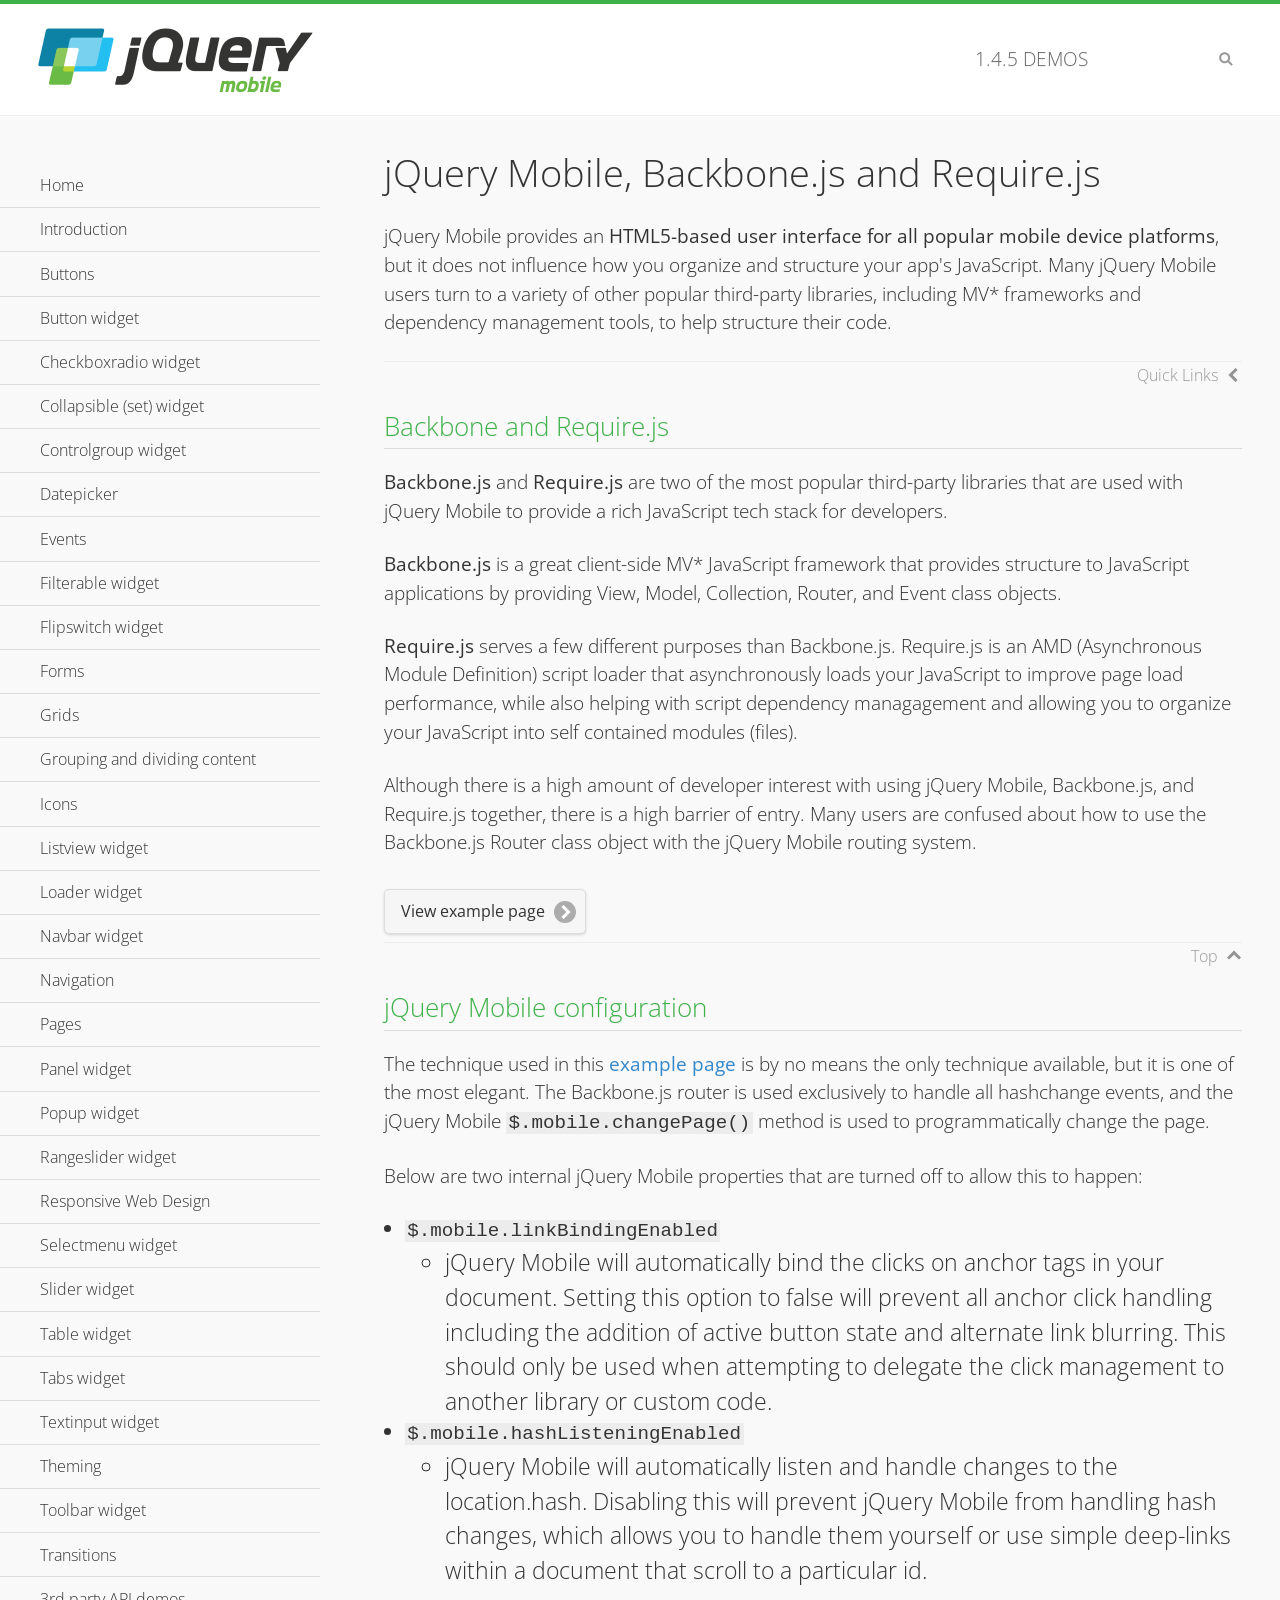
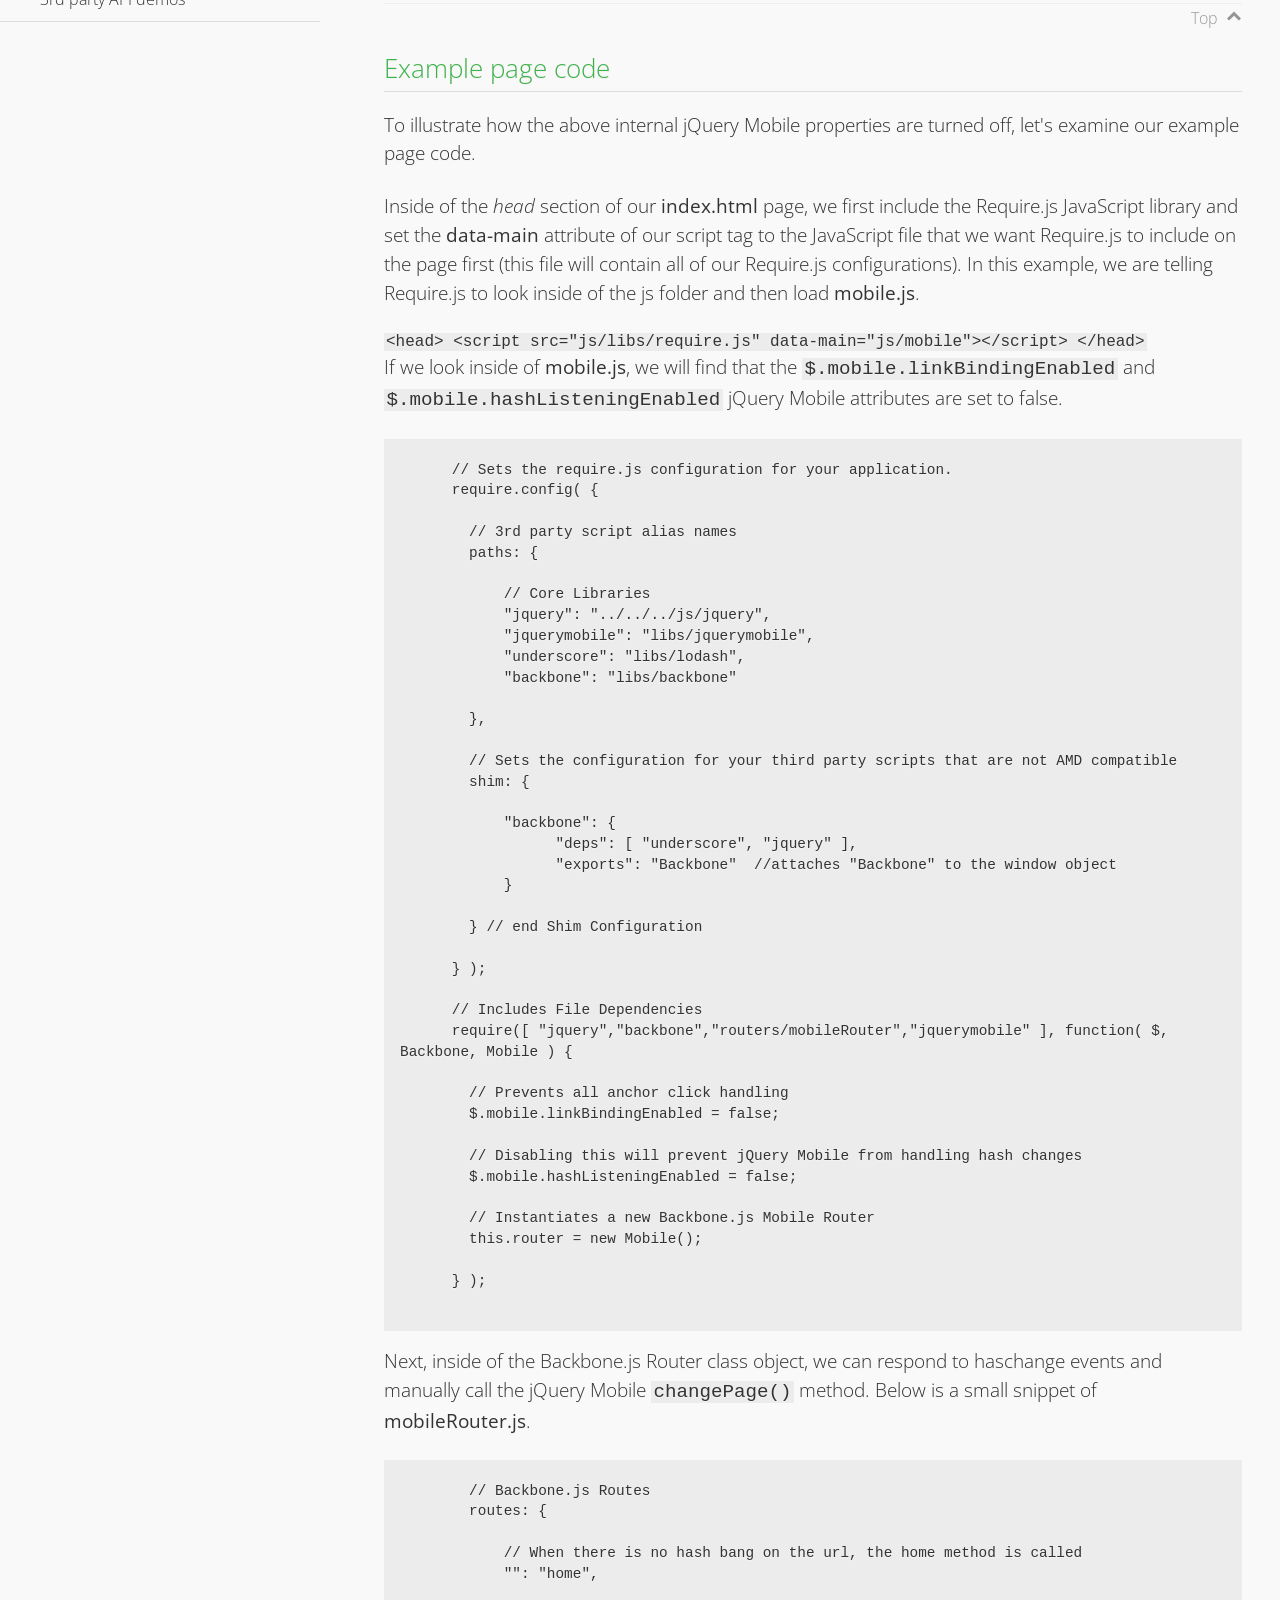
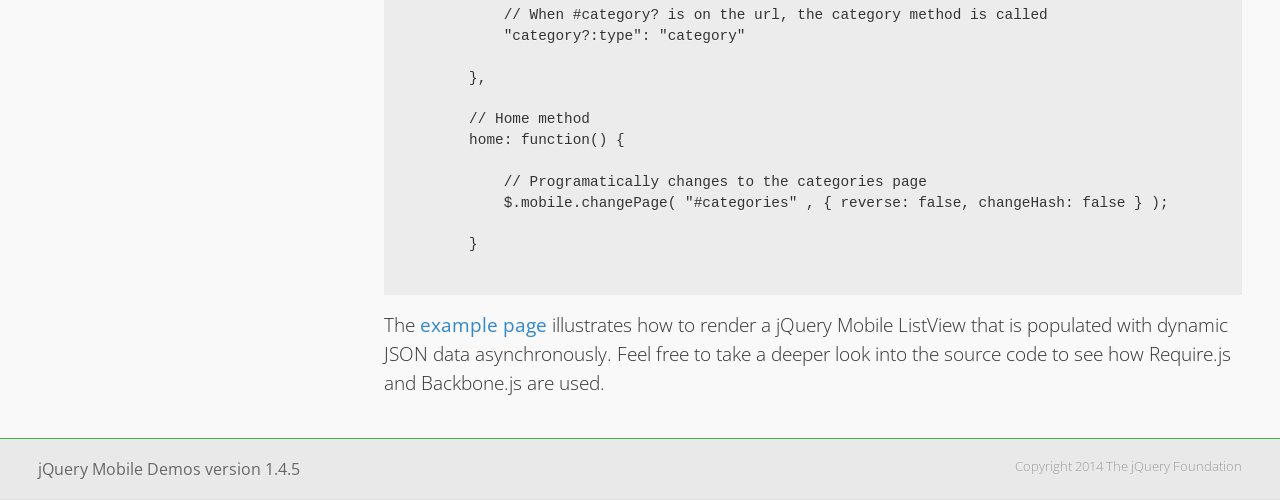
<file: www/css/demos/backbone-requirejs/index.html>
<!DOCTYPE html>
<html>
  <head>
  <meta charset="utf-8">
  <meta name="viewport" content="width=device-width, initial-scale=1">
  <title>jQuery Mobile - Backbone.js and Require.js Apps</title>
	<link rel="shortcut icon" href="../favicon.ico">
    <link rel="stylesheet" href="http://fonts.googleapis.com/css?family=Open+Sans:300,400,700">
	<link rel="stylesheet" href="../css/themes/default/jquery.mobile-1.4.5.min.css">
	<link rel="stylesheet" href="../_assets/css/jqm-demos.css">
	<script src="../js/jquery.js"></script>
	<script src="../_assets/js/index.js"></script>
	<script src="../js/jquery.mobile-1.4.5.min.js"></script>

</head>
<body>
<div data-role="page" class="jqm-demos" data-quicklinks="true">

    <div data-role="header" class="jqm-header">
		<h2><a href="../" title="jQuery Mobile Demos home"><img src="../_assets/img/jquery-logo.png" alt="jQuery Mobile"></a></h2>
		<p><span class="jqm-version"></span> Demos</p>
        <a href="#" class="jqm-navmenu-link ui-btn ui-btn-icon-notext ui-corner-all ui-icon-bars ui-nodisc-icon ui-alt-icon ui-btn-left">Menu</a>
        <a href="#" class="jqm-search-link ui-btn ui-btn-icon-notext ui-corner-all ui-icon-search ui-nodisc-icon ui-alt-icon ui-btn-right">Search</a>
    </div><!-- /header -->

	<div role="main" class="ui-content jqm-content">

      <h1>jQuery Mobile, Backbone.js and Require.js</h1>
      <p>jQuery Mobile provides an <strong>HTML5-based user interface for all popular mobile device platforms</strong>, but it does not influence how you organize and structure your app's JavaScript.  Many jQuery Mobile users turn to a variety of other popular third-party libraries, including MV* frameworks and dependency management tools, to help structure their code.
      </p>

	  <h2>Backbone and Require.js</h2>
      <p><strong>Backbone.js</strong> and <strong>Require.js</strong> are two of the most popular third-party libraries that are used with jQuery Mobile to provide a rich JavaScript tech stack for developers.
      </p>
      <p><strong>Backbone.js</strong> is a great client-side MV* JavaScript framework that provides structure to JavaScript applications by providing View, Model, Collection, Router, and Event class objects.
      </p>
      <p><strong>Require.js</strong> serves a few different purposes than Backbone.js. Require.js is an AMD (Asynchronous Module Definition) script loader that asynchronously loads your JavaScript to improve page load performance, while also helping with script dependency managagement and allowing you to organize your JavaScript into self contained modules (files).
      </p>
      <p>Although there is a high amount of developer interest with using jQuery Mobile, Backbone.js, and Require.js together, there is a high barrier of entry.  Many users are confused about how to use the Backbone.js Router class object with the jQuery Mobile routing system.</p>

	   <a href="backbone-require.html" rel="external" class="ui-btn ui-btn-inline ui-corner-all ui-shadow ui-btn-icon-right ui-icon-carat-r">View example page</a>

      <h2>jQuery Mobile configuration</h2>

      <p>The technique used in this <a href="backbone-require.html" rel="external">example page</a> is by no means the only technique available, but it is one of the most elegant.  The Backbone.js router is used exclusively to handle all hashchange events, and the jQuery Mobile <code>$.mobile.changePage()</code> method is used to programmatically change the page.</p>

      <p>Below are two internal jQuery Mobile properties that are turned off to allow this to happen:</p>

      <ul>
        <li><code>$.mobile.linkBindingEnabled</code>
          <ul>
            <li>jQuery Mobile will automatically bind the clicks on anchor tags in your document. Setting this option to false will prevent all anchor click handling including the addition of active button state and alternate link blurring. This should only be used when attempting to delegate the click management to another library or custom code.</li>
            </ul>
        </li>
        <li><code>$.mobile.hashListeningEnabled</code>
          <ul>
            <li>jQuery Mobile will automatically listen and handle changes to the location.hash. Disabling this will prevent jQuery Mobile from handling hash changes, which allows you to handle them yourself or use simple deep-links within a document that scroll to a particular id.</li>
            </ul>
        </li>
      </ul>

	  <h2>Example page code</h2>
      <p>To illustrate how the above internal jQuery Mobile properties are turned off, let's examine our example page code.</p>

      <p>Inside of the <em>head</em> section of our <strong>index.html</strong> page, we first include the Require.js JavaScript library and set the <strong>data-main</strong> attribute of our script tag to the JavaScript file that we want Require.js to include on the page first (this file will contain all of our Require.js configurations).  In this example, we are telling Require.js to look inside of the js folder and then load <strong>mobile.js</strong>.
      </p>

      <code>
        &lt;head&gt;
          &lt;script src=&quot;js/libs/require.js&quot; data-main=&quot;js/mobile&quot;&gt;&lt;/script&gt;
        &lt;/head&gt;
      </code>
      <p>If we look inside of <strong>mobile.js</strong>, we will find that the <code>$.mobile.linkBindingEnabled</code> and <code>$.mobile.hashListeningEnabled</code> jQuery Mobile attributes are set to false.
      </p>
      <pre>
      <code>
      // Sets the require.js configuration for your application.
      require.config( {

        // 3rd party script alias names
        paths: {

            // Core Libraries
            "jquery": "../../../js/jquery",
            "jquerymobile": "libs/jquerymobile",
            "underscore": "libs/lodash",
            "backbone": "libs/backbone"

        },

        // Sets the configuration for your third party scripts that are not AMD compatible
        shim: {

            "backbone": {
                  "deps": [ "underscore", "jquery" ],
                  "exports": "Backbone"  //attaches "Backbone" to the window object
            }

        } // end Shim Configuration

      } );

      // Includes File Dependencies
      require([ "jquery","backbone","routers/mobileRouter","jquerymobile" ], function( $, Backbone, Mobile ) {

        // Prevents all anchor click handling
        $.mobile.linkBindingEnabled = false;

        // Disabling this will prevent jQuery Mobile from handling hash changes
        $.mobile.hashListeningEnabled = false;

        // Instantiates a new Backbone.js Mobile Router
        this.router = new Mobile();

      } );
</code>
</pre>
<p>Next, inside of the Backbone.js Router class object, we can respond to haschange events and manually call the jQuery Mobile <code>changePage()</code> method.  Below is a small snippet of <strong>mobileRouter.js</strong>.</p>
<pre>
<code>
        // Backbone.js Routes
        routes: {

            // When there is no hash bang on the url, the home method is called
            "": "home",

            // When #category? is on the url, the category method is called
            "category?:type": "category"

        },

        // Home method
        home: function() {

            // Programatically changes to the categories page
            $.mobile.changePage( "#categories" , { reverse: false, changeHash: false } );

        }
</code>
</pre>

		<p>The <a href="backbone-require.html" rel="external">example page</a> illustrates how to render a jQuery Mobile ListView that is populated with dynamic JSON data asynchronously. Feel free to take a deeper look into the source code to see how Require.js and Backbone.js are used.</p>

    </div><!-- /content -->
	    <div data-role="panel" class="jqm-navmenu-panel" data-position="left" data-display="overlay" data-theme="a">
	    	<ul class="jqm-list ui-alt-icon ui-nodisc-icon">
<li data-filtertext="demos homepage" data-icon="home"><a href=".././">Home</a></li>
<li data-filtertext="introduction overview getting started"><a href="../intro/" data-ajax="false">Introduction</a></li>
<li data-filtertext="buttons button markup buttonmarkup method anchor link button element"><a href="../button-markup/" data-ajax="false">Buttons</a></li>
<li data-filtertext="form button widget input button submit reset"><a href="../button/" data-ajax="false">Button widget</a></li>
<li data-role="collapsible" data-enhanced="true" data-collapsed-icon="carat-d" data-expanded-icon="carat-u" data-iconpos="right" data-inset="false" class="ui-collapsible ui-collapsible-themed-content ui-collapsible-collapsed">
	<h3 class="ui-collapsible-heading ui-collapsible-heading-collapsed">
		<a href="#" class="ui-collapsible-heading-toggle ui-btn ui-btn-icon-right ui-btn-inherit ui-icon-carat-d">
		    Checkboxradio widget<span class="ui-collapsible-heading-status"> click to expand contents</span>
		</a>
	</h3>
	<div class="ui-collapsible-content ui-body-inherit ui-collapsible-content-collapsed" aria-hidden="true">
		<ul>
			<li data-filtertext="form checkboxradio widget checkbox input checkboxes controlgroups"><a href="../checkboxradio-checkbox/" data-ajax="false">Checkboxes</a></li>
			<li data-filtertext="form checkboxradio widget radio input radio buttons controlgroups"><a href="../checkboxradio-radio/" data-ajax="false">Radio buttons</a></li>
		</ul>
	</div>
</li>
<li data-role="collapsible" data-enhanced="true" data-collapsed-icon="carat-d" data-expanded-icon="carat-u" data-iconpos="right" data-inset="false" class="ui-collapsible ui-collapsible-themed-content ui-collapsible-collapsed">
	<h3 class="ui-collapsible-heading ui-collapsible-heading-collapsed">
		<a href="#" class="ui-collapsible-heading-toggle ui-btn ui-btn-icon-right ui-btn-inherit ui-icon-carat-d">
			Collapsible (set) widget<span class="ui-collapsible-heading-status"> click to expand contents</span>
		</a>
	</h3>
	<div class="ui-collapsible-content ui-body-inherit ui-collapsible-content-collapsed" aria-hidden="true">
		<ul>
			<li data-filtertext="collapsibles content formatting"><a href="../collapsible/" data-ajax="false">Collapsible</a></li>
			<li data-filtertext="dynamic collapsible set accordion append expand"><a href="../collapsible-dynamic/" data-ajax="false">Dynamic collapsibles</a></li>
			<li data-filtertext="accordions collapsible set widget content formatting grouped collapsibles"><a href="../collapsibleset/" data-ajax="false">Collapsible set</a></li>
		</ul>
	</div>
</li>
<li data-role="collapsible" data-enhanced="true" data-collapsed-icon="carat-d" data-expanded-icon="carat-u" data-iconpos="right" data-inset="false" class="ui-collapsible ui-collapsible-themed-content ui-collapsible-collapsed">
	<h3 class="ui-collapsible-heading ui-collapsible-heading-collapsed">
		<a href="#" class="ui-collapsible-heading-toggle ui-btn ui-btn-icon-right ui-btn-inherit ui-icon-carat-d">
			Controlgroup widget<span class="ui-collapsible-heading-status"> click to expand contents</span>
		</a>
	</h3>
	<div class="ui-collapsible-content ui-body-inherit ui-collapsible-content-collapsed" aria-hidden="true">
		<ul>
			<li data-filtertext="controlgroups selectmenu checkboxradio input grouped buttons horizontal vertical"><a href="../controlgroup/" data-ajax="false">Controlgroup</a></li>
			<li data-filtertext="dynamic controlgroup dynamically add buttons"><a href="../controlgroup-dynamic/" data-ajax="false">Dynamic controlgroups</a></li>
		</ul>
	</div>
</li>
<li data-filtertext="form datepicker widget date input"><a href="../datepicker/" data-ajax="false">Datepicker</a></li>
<li data-role="collapsible" data-enhanced="true" data-collapsed-icon="carat-d" data-expanded-icon="carat-u" data-iconpos="right" data-inset="false" class="ui-collapsible ui-collapsible-themed-content ui-collapsible-collapsed">
	<h3 class="ui-collapsible-heading ui-collapsible-heading-collapsed">
		<a href="#" class="ui-collapsible-heading-toggle ui-btn ui-btn-icon-right ui-btn-inherit ui-icon-carat-d">
			Events<span class="ui-collapsible-heading-status"> click to expand contents</span>
		</a>
	</h3>
	<div class="ui-collapsible-content ui-body-inherit ui-collapsible-content-collapsed" aria-hidden="true">
		<ul>
			<li data-filtertext="swipe to delete list items listviews swipe events"><a href="../swipe-list/" data-ajax="false">Swipe list items</a></li>
			<li data-filtertext="swipe to navigate swipe page navigation swipe events"><a href="../swipe-page/" data-ajax="false">Swipe page navigation</a></li>
		</ul>
	</div>
</li>
<li data-filtertext="filterable filter elements sorting searching listview table"><a href="../filterable/" data-ajax="false">Filterable widget</a></li>
<li data-filtertext="form flipswitch widget flip toggle switch binary select checkbox input"><a href="../flipswitch/" data-ajax="false">Flipswitch widget</a></li>
<li data-role="collapsible" data-enhanced="true" data-collapsed-icon="carat-d" data-expanded-icon="carat-u" data-iconpos="right" data-inset="false" class="ui-collapsible ui-collapsible-themed-content ui-collapsible-collapsed">
	<h3 class="ui-collapsible-heading ui-collapsible-heading-collapsed">
		<a href="#" class="ui-collapsible-heading-toggle ui-btn ui-btn-icon-right ui-btn-inherit ui-icon-carat-d">
			Forms<span class="ui-collapsible-heading-status"> click to expand contents</span>
		</a>
	</h3>
	<div class="ui-collapsible-content ui-body-inherit ui-collapsible-content-collapsed" aria-hidden="true">
		<ul>
			<li data-filtertext="forms text checkbox radio range button submit reset inputs selects textarea slider flipswitch label form elements"><a href="../forms/" data-ajax="false">Forms</a></li>
			<li data-filtertext="form hide labels hidden accessible ui-hidden-accessible forms"><a href="../forms-label-hidden-accessible/" data-ajax="false">Hide labels</a></li>
			<li data-filtertext="form field containers fieldcontain ui-field-contain forms"><a href="../forms-field-contain/" data-ajax="false">Field containers</a></li>
			<li data-filtertext="forms disabled form elements"><a href="../forms-disabled/" data-ajax="false">Forms disabled</a></li>
			<li data-filtertext="forms gallery examples overview forms text checkbox radio range button submit reset inputs selects textarea slider flipswitch label form elements"><a href="../forms-gallery/" data-ajax="false">Forms gallery</a></li>
		</ul>
	</div>
</li>
<li data-role="collapsible" data-enhanced="true" data-collapsed-icon="carat-d" data-expanded-icon="carat-u" data-iconpos="right" data-inset="false" class="ui-collapsible ui-collapsible-themed-content ui-collapsible-collapsed">
	<h3 class="ui-collapsible-heading ui-collapsible-heading-collapsed">
		<a href="#" class="ui-collapsible-heading-toggle ui-btn ui-btn-icon-right ui-btn-inherit ui-icon-carat-d">
			Grids<span class="ui-collapsible-heading-status"> click to expand contents</span>
		</a>
	</h3>
	<div class="ui-collapsible-content ui-body-inherit ui-collapsible-content-collapsed" aria-hidden="true">
		<ul>
			<li data-filtertext="grids columns blocks content formatting rwd responsive css framework"><a href="../grids/" data-ajax="false">Grids</a></li>
			<li data-filtertext="buttons in grids css framework"><a href="../grids-buttons/" data-ajax="false">Buttons in grids</a></li>
			<li data-filtertext="custom responsive grids rwd css framework"><a href="../grids-custom-responsive/" data-ajax="false">Custom responsive grids</a></li>
		</ul>
	</div>
</li>
<li data-filtertext="blocks content formatting sections heading"><a href="../body-bar-classes/" data-ajax="false">Grouping and dividing content</a></li>
<li data-role="collapsible" data-enhanced="true" data-collapsed-icon="carat-d" data-expanded-icon="carat-u" data-iconpos="right" data-inset="false" class="ui-collapsible ui-collapsible-themed-content ui-collapsible-collapsed">
	<h3 class="ui-collapsible-heading ui-collapsible-heading-collapsed">
		<a href="#" class="ui-collapsible-heading-toggle ui-btn ui-btn-icon-right ui-btn-inherit ui-icon-carat-d">
			Icons<span class="ui-collapsible-heading-status"> click to expand contents</span>
		</a>
	</h3>
	<div class="ui-collapsible-content ui-body-inherit ui-collapsible-content-collapsed" aria-hidden="true">
		<ul>
			<li data-filtertext="button icons svg disc alt custom icon position"><a href="../icons/" data-ajax="false">Icons</a></li>
			<li data-filtertext=""><a href="../icons-grunticon/" data-ajax="false">Grunticon loader</a></li>
		</ul>
	</div>
</li>
<li data-role="collapsible" data-enhanced="true" data-collapsed-icon="carat-d" data-expanded-icon="carat-u" data-iconpos="right" data-inset="false" class="ui-collapsible ui-collapsible-themed-content ui-collapsible-collapsed">
	<h3 class="ui-collapsible-heading ui-collapsible-heading-collapsed">
		<a href="#" class="ui-collapsible-heading-toggle ui-btn ui-btn-icon-right ui-btn-inherit ui-icon-carat-d">
			Listview widget<span class="ui-collapsible-heading-status"> click to expand contents</span>
		</a>
	</h3>
	<div class="ui-collapsible-content ui-body-inherit ui-collapsible-content-collapsed" aria-hidden="true">
		<ul>
			<li data-filtertext="listview widget thumbnails icons nested split button collapsible ul ol"><a href="../listview/" data-ajax="false">Listview</a></li>
			<li data-filtertext="autocomplete filterable reveal listview filtertextbeforefilter placeholder"><a href="../listview-autocomplete/" data-ajax="false">Listview autocomplete</a></li>
			<li data-filtertext="autocomplete filterable reveal listview remote data filtertextbeforefilter placeholder"><a href="../listview-autocomplete-remote/" data-ajax="false">Listview autocomplete remote data</a></li>
			<li data-filtertext="autodividers anchor jump scroll linkbars listview lists ul ol"><a href="../listview-autodividers-linkbar/" data-ajax="false">Listview autodividers linkbar</a></li>
			<li data-filtertext="listview autodividers selector autodividersselector lists ul ol"><a href="../listview-autodividers-selector/" data-ajax="false">Listview autodividers selector</a></li>
			<li data-filtertext="listview nested list items"><a href="../listview-nested-lists/" data-ajax="false">Nested Listviews</a></li>
			<li data-filtertext="listview collapsible list items flat"><a href="../listview-collapsible-item-flat/" data-ajax="false">Listview collapsible list items (flat)</a></li>
			<li data-filtertext="listview collapsible list indented"><a href="../listview-collapsible-item-indented/" data-ajax="false">Listview collapsible list items (indented)</a></li>
			<li data-filtertext="grid listview responsive grids responsive listviews lists ul"><a href="../listview-grid/" data-ajax="false">Listview responsive grid</a></li>
		</ul>
	</div>
</li>
<li data-filtertext="loader widget page loading navigation overlay spinner"><a href="../loader/" data-ajax="false">Loader widget</a></li>
<li data-filtertext="navbar widget navmenu toolbars header footer"><a href="../navbar/" data-ajax="false">Navbar widget</a></li>
<li data-role="collapsible" data-enhanced="true" data-collapsed-icon="carat-d" data-expanded-icon="carat-u" data-iconpos="right" data-inset="false" class="ui-collapsible ui-collapsible-themed-content ui-collapsible-collapsed">
	<h3 class="ui-collapsible-heading ui-collapsible-heading-collapsed">
		<a href="#" class="ui-collapsible-heading-toggle ui-btn ui-btn-icon-right ui-btn-inherit ui-icon-carat-d">
			Navigation<span class="ui-collapsible-heading-status"> click to expand contents</span>
		</a>
	</h3>
	<div class="ui-collapsible-content ui-body-inherit ui-collapsible-content-collapsed" aria-hidden="true">
		<ul>
			<li data-filtertext="ajax navigation navigate widget history event method"><a href="../navigation/" data-ajax="false">Navigation</a></li>
			<li data-filtertext="linking pages page links navigation ajax prefetch cache"><a href="../navigation-linking-pages/" data-ajax="false">Linking pages</a></li>
			<!-- <li data-filtertext="php redirect server redirection server-side navigation"><a href="../navigation-php-redirect/" data-ajax="false">PHP redirect demo</a></li>-->
			<li data-filtertext="navigation redirection hash query"><a href="../navigation-hash-processing/" data-ajax="false">Hash processing demo</a></li>
			<li data-filtertext="navigation redirection hash query"><a href="../page-events/" data-ajax="false">Page Navigation Events</a></li>
		</ul>
	</div>
</li>
<li data-role="collapsible" data-enhanced="true" data-collapsed-icon="carat-d" data-expanded-icon="carat-u" data-iconpos="right" data-inset="false" class="ui-collapsible ui-collapsible-themed-content ui-collapsible-collapsed">
	<h3 class="ui-collapsible-heading ui-collapsible-heading-collapsed">
		<a href="#" class="ui-collapsible-heading-toggle ui-btn ui-btn-icon-right ui-btn-inherit ui-icon-carat-d">
			Pages<span class="ui-collapsible-heading-status"> click to expand contents</span>
		</a>
	</h3>
	<div class="ui-collapsible-content ui-body-inherit ui-collapsible-content-collapsed" aria-hidden="true">
		<ul>
			<li data-filtertext="pages page widget ajax navigation"><a href="../pages/" data-ajax="false">Pages</a></li>
			<li data-filtertext="single page"><a href="../pages-single-page/" data-ajax="false">Single page</a></li>
			<li data-filtertext="multipage multi-page page"><a href="../pages-multi-page/" data-ajax="false">Multi-page template</a></li>
			<li data-filtertext="dialog page widget modal popup"><a href="../pages-dialog/" data-ajax="false">Dialog page</a></li>
		</ul>
	</div>
</li>
<li data-role="collapsible" data-enhanced="true" data-collapsed-icon="carat-d" data-expanded-icon="carat-u" data-iconpos="right" data-inset="false" class="ui-collapsible ui-collapsible-themed-content ui-collapsible-collapsed">
	<h3 class="ui-collapsible-heading ui-collapsible-heading-collapsed">
		<a href="#" class="ui-collapsible-heading-toggle ui-btn ui-btn-icon-right ui-btn-inherit ui-icon-carat-d">
			Panel widget<span class="ui-collapsible-heading-status"> click to expand contents</span>
		</a>
	</h3>
	<div class="ui-collapsible-content ui-body-inherit ui-collapsible-content-collapsed" aria-hidden="true">
		<ul>
			<li data-filtertext="panel widget sliding panels reveal push overlay responsive"><a href="../panel/" data-ajax="false">Panel</a></li>
			<li data-filtertext=""><a href="../panel-external/" data-ajax="false">External panels</a></li>
			<li data-filtertext="panel "><a href="../panel-fixed/" data-ajax="false">Fixed panels</a></li>
			<li data-filtertext="panel slide panels sliding panels shadow rwd responsive breakpoint"><a href="../panel-responsive/" data-ajax="false">Panels responsive</a></li>
			<li data-filtertext="panel custom style custom panel width reveal shadow listview panel styling page background wrapper"><a href="../panel-styling/" data-ajax="false">Custom panel style</a></li>
			<li data-filtertext="panel open on swipe"><a href="../panel-swipe-open/" data-ajax="false">Panel open on swipe</a></li>
			<li data-filtertext="panels outside page internal external toolbars"><a href="../panel-external-internal/" data-ajax="false">Panel external and internal</a></li>
		</ul>
	</div>
</li>
<li data-role="collapsible" data-enhanced="true" data-collapsed-icon="carat-d" data-expanded-icon="carat-u" data-iconpos="right" data-inset="false" class="ui-collapsible ui-collapsible-themed-content ui-collapsible-collapsed">
	<h3 class="ui-collapsible-heading ui-collapsible-heading-collapsed">
		<a href="#" class="ui-collapsible-heading-toggle ui-btn ui-btn-icon-right ui-btn-inherit ui-icon-carat-d">
			Popup widget<span class="ui-collapsible-heading-status"> click to expand contents</span>
		</a>
	</h3>
	<div class="ui-collapsible-content ui-body-inherit ui-collapsible-content-collapsed" aria-hidden="true">
		<ul>
			<li data-filtertext="popup widget popups dialog modal transition tooltip lightbox form overlay screen flip pop fade transition"><a href="../popup/" data-ajax="false">Popup</a></li>
			<li data-filtertext="popup alignment position"><a href="../popup-alignment/" data-ajax="false">Popup alignment</a></li>
			<li data-filtertext="popup arrow size popups popover"><a href="../popup-arrow-size/" data-ajax="false">Popup arrow size</a></li>
			<li data-filtertext="dynamic popups popup images lightbox"><a href="../popup-dynamic/" data-ajax="false">Dynamic popups</a></li>
			<li data-filtertext="popups with iframes scaling"><a href="../popup-iframe/" data-ajax="false">Popups with iframes</a></li>
			<li data-filtertext="popup image scaling"><a href="../popup-image-scaling/" data-ajax="false">Popup image scaling</a></li>
			<li data-filtertext="external popup outside multi-page"><a href="../popup-outside-multipage/" data-ajax="false">Popup outside multi-page</a></li>
		</ul>
	</div>
</li>
<li data-filtertext="form rangeslider widget dual sliders dual handle sliders range input"><a href="../rangeslider/" data-ajax="false">Rangeslider widget</a></li>
<li data-filtertext="responsive web design rwd adaptive progressive enhancement PE accessible mobile breakpoints media query media queries"><a href="../rwd/" data-ajax="false">Responsive Web Design</a></li>
<li data-role="collapsible" data-enhanced="true" data-collapsed-icon="carat-d" data-expanded-icon="carat-u" data-iconpos="right" data-inset="false" class="ui-collapsible ui-collapsible-themed-content ui-collapsible-collapsed">
	<h3 class="ui-collapsible-heading ui-collapsible-heading-collapsed">
		<a href="#" class="ui-collapsible-heading-toggle ui-btn ui-btn-icon-right ui-btn-inherit ui-icon-carat-d">
			Selectmenu widget<span class="ui-collapsible-heading-status"> click to expand contents</span>
		</a>
	</h3>
	<div class="ui-collapsible-content ui-body-inherit ui-collapsible-content-collapsed" aria-hidden="true">
		<ul>
			<li data-filtertext="form selectmenu widget select input custom select menu selects"><a href="../selectmenu/" data-ajax="false">Selectmenu</a></li>
			<li data-filtertext="form custom select menu selectmenu widget custom menu option optgroup multiple selects"><a href="../selectmenu-custom/" data-ajax="false">Custom select menu</a></li>
			<li data-filtertext="filterable select filter popup dialog"><a href="../selectmenu-custom-filter/" data-ajax="false">Custom select menu with filter</a></li>
		</ul>
	</div>
</li>
<li data-role="collapsible" data-enhanced="true" data-collapsed-icon="carat-d" data-expanded-icon="carat-u" data-iconpos="right" data-inset="false" class="ui-collapsible ui-collapsible-themed-content ui-collapsible-collapsed">
	<h3 class="ui-collapsible-heading ui-collapsible-heading-collapsed">
		<a href="#" class="ui-collapsible-heading-toggle ui-btn ui-btn-icon-right ui-btn-inherit ui-icon-carat-d">
			Slider widget<span class="ui-collapsible-heading-status"> click to expand contents</span>
		</a>
	</h3>
	<div class="ui-collapsible-content ui-body-inherit ui-collapsible-content-collapsed" aria-hidden="true">
		<ul>
			<li data-filtertext="form slider widget range input single sliders"><a href="../slider/" data-ajax="false">Slider</a></li>
			<li data-filtertext="form slider widget flipswitch slider binary select flip toggle switch"><a href="../slider-flipswitch/" data-ajax="false">Slider flip toggle switch</a></li>
			<li data-filtertext="form slider tooltip handle value input range sliders"><a href="../slider-tooltip/" data-ajax="false">Slider tooltip</a></li>
		</ul>
	</div>
</li>
<li data-role="collapsible" data-enhanced="true" data-collapsed-icon="carat-d" data-expanded-icon="carat-u" data-iconpos="right" data-inset="false" class="ui-collapsible ui-collapsible-themed-content ui-collapsible-collapsed">
	<h3 class="ui-collapsible-heading ui-collapsible-heading-collapsed">
		<a href="#" class="ui-collapsible-heading-toggle ui-btn ui-btn-icon-right ui-btn-inherit ui-icon-carat-d">
			Table widget<span class="ui-collapsible-heading-status"> click to expand contents</span>
		</a>
	</h3>
	<div class="ui-collapsible-content ui-body-inherit ui-collapsible-content-collapsed" aria-hidden="true">
		<ul>
			<li data-filtertext="table widget reflow column toggle th td responsive tables rwd hide show tabular"><a href="../table-column-toggle/" data-ajax="false">Table Column Toggle</a></li>
			<li data-filtertext="table column toggle phone comparison demo"><a href="../table-column-toggle-example/" data-ajax="false">Table Column Toggle demo</a></li>
			<li data-filtertext="responsive tables table column toggle heading groups rwd breakpoint"><a href="../table-column-toggle-heading-groups/" data-ajax="false">Table Column Toggle heading groups</a></li>
			<li data-filtertext="responsive tables table column toggle hide rwd breakpoint customization options"><a href="../table-column-toggle-options/" data-ajax="false">Table Column Toggle options</a></li>
			<li data-filtertext="table reflow th td responsive rwd columns tabular"><a href="../table-reflow/" data-ajax="false">Table Reflow</a></li>
			<li data-filtertext="responsive tables table reflow heading groups rwd breakpoint"><a href="../table-reflow-heading-groups/" data-ajax="false">Table Reflow heading groups</a></li>
			<li data-filtertext="responsive tables table reflow stripes strokes table style"><a href="../table-reflow-stripes-strokes/" data-ajax="false">Table Reflow stripes and strokes</a></li>
			<li data-filtertext="responsive tables table reflow stack custom styles"><a href="../table-reflow-styling/" data-ajax="false">Table Reflow custom styles</a></li>
		</ul>
	</div>
</li>
<li data-filtertext="ui tabs widget"><a href="../tabs/" data-ajax="false">Tabs widget</a></li>
<li data-filtertext="form textinput widget text input textarea number date time tel email file color password"><a href="../textinput/" data-ajax="false">Textinput widget</a></li>
<li data-role="collapsible" data-enhanced="true" data-collapsed-icon="carat-d" data-expanded-icon="carat-u" data-iconpos="right" data-inset="false" class="ui-collapsible ui-collapsible-themed-content ui-collapsible-collapsed">
	<h3 class="ui-collapsible-heading ui-collapsible-heading-collapsed">
		<a href="#" class="ui-collapsible-heading-toggle ui-btn ui-btn-icon-right ui-btn-inherit ui-icon-carat-d">
			Theming<span class="ui-collapsible-heading-status"> click to expand contents</span>
		</a>
	</h3>
	<div class="ui-collapsible-content ui-body-inherit ui-collapsible-content-collapsed" aria-hidden="true">
		<ul>
			<li data-filtertext="default theme swatches theming style css"><a href="../theme-default/" data-ajax="false">Default theme</a></li>
			<li data-filtertext="classic theme old theme swatches theming style css"><a href="../theme-classic/" data-ajax="false">Classic theme</a></li>
		</ul>
	</div>
</li>
<li data-role="collapsible" data-enhanced="true" data-collapsed-icon="carat-d" data-expanded-icon="carat-u" data-iconpos="right" data-inset="false" class="ui-collapsible ui-collapsible-themed-content ui-collapsible-collapsed">
	<h3 class="ui-collapsible-heading ui-collapsible-heading-collapsed">
		<a href="#" class="ui-collapsible-heading-toggle ui-btn ui-btn-icon-right ui-btn-inherit ui-icon-carat-d">
			Toolbar widget<span class="ui-collapsible-heading-status"> click to expand contents</span>
		</a>
	</h3>
	<div class="ui-collapsible-content ui-body-inherit ui-collapsible-content-collapsed" aria-hidden="true">
		<ul>
			<li data-filtertext="toolbar widget header footer toolbars fixed fullscreen external sections"><a href="../toolbar/" data-ajax="false">Toolbar</a></li>
			<li data-filtertext="dynamic toolbars dynamically add toolbar header footer"><a href="../toolbar-dynamic/" data-ajax="false">Dynamic toolbars</a></li>
			<li data-filtertext="external toolbars header footer"><a href="../toolbar-external/" data-ajax="false">External toolbars</a></li>
			<li data-filtertext="fixed toolbars header footer"><a href="../toolbar-fixed/" data-ajax="false">Fixed toolbars</a></li>
			<li data-filtertext="fixed fullscreen toolbars header footer"><a href="../toolbar-fixed-fullscreen/" data-ajax="false">Fullscreen toolbars</a></li>
			<li data-filtertext="external fixed toolbars header footer"><a href="../toolbar-fixed-external/" data-ajax="false">Fixed external toolbars</a></li>
			<li data-filtertext="external persistent toolbars header footer navbar navmenu"><a href="../toolbar-fixed-persistent/" data-ajax="false">Persistent toolbars</a></li>
			<li data-filtertext="external ajax optimized toolbars persistent toolbars header footer navbar"><a href="../toolbar-fixed-persistent-optimized/" data-ajax="false">Ajax optimized toolbars</a></li>
			<li data-filtertext="form in toolbars header footer"><a href="../toolbar-fixed-forms/" data-ajax="false">Form in toolbar</a></li>
		</ul>
	</div>
</li>
<li data-filtertext="page transitions animated pages popup navigation flip slide fade pop"><a href="../transitions/" data-ajax="false">Transitions</a></li>
<li data-role="collapsible" data-enhanced="true" data-collapsed-icon="carat-d" data-expanded-icon="carat-u" data-iconpos="right" data-inset="false" class="ui-collapsible ui-collapsible-themed-content ui-collapsible-collapsed">
	<h3 class="ui-collapsible-heading ui-collapsible-heading-collapsed">
		<a href="#" class="ui-collapsible-heading-toggle ui-btn ui-btn-icon-right ui-btn-inherit ui-icon-carat-d">
			3rd party API demos<span class="ui-collapsible-heading-status"> click to expand contents</span>
		</a>
	</h3>
	<div class="ui-collapsible-content ui-body-inherit ui-collapsible-content-collapsed" aria-hidden="true">
		<ul>
			<li data-filtertext="backbone requirejs navigation router"><a href="../backbone-requirejs/" data-ajax="false">Backbone RequireJS</a></li>
			<li data-filtertext="google maps geolocation demo"><a href="../map-geolocation/" data-ajax="false">Google Maps geolocation</a></li>
			<li data-filtertext="google maps hybrid"><a href="../map-list-toggle/" data-ajax="false">Google Maps list toggle</a></li>
		</ul>
	</div>
</li>



		     </ul>
		</div><!-- /panel -->


    <div data-role="footer" data-position="fixed" data-tap-toggle="false" class="jqm-footer">
        <p>jQuery Mobile Demos version <span class="jqm-version"></span></p>
        <p>Copyright 2014 The jQuery Foundation</p>
    </div><!-- /footer -->
	<!-- TODO: This should become an external panel so we can add input to markup (unique ID) -->
    <div data-role="panel" class="jqm-search-panel" data-position="right" data-display="overlay" data-theme="a">
		<div class="jqm-search">
			<ul class="jqm-list" data-filter-placeholder="Search demos..." data-filter-reveal="true">
<li data-filtertext="demos homepage" data-icon="home"><a href=".././">Home</a></li>
<li data-filtertext="introduction overview getting started"><a href="../intro/" data-ajax="false">Introduction</a></li>
<li data-filtertext="buttons button markup buttonmarkup method anchor link button element"><a href="../button-markup/" data-ajax="false">Buttons</a></li>
<li data-filtertext="form button widget input button submit reset"><a href="../button/" data-ajax="false">Button widget</a></li>
<li data-role="collapsible" data-enhanced="true" data-collapsed-icon="carat-d" data-expanded-icon="carat-u" data-iconpos="right" data-inset="false" class="ui-collapsible ui-collapsible-themed-content ui-collapsible-collapsed">
	<h3 class="ui-collapsible-heading ui-collapsible-heading-collapsed">
		<a href="#" class="ui-collapsible-heading-toggle ui-btn ui-btn-icon-right ui-btn-inherit ui-icon-carat-d">
		    Checkboxradio widget<span class="ui-collapsible-heading-status"> click to expand contents</span>
		</a>
	</h3>
	<div class="ui-collapsible-content ui-body-inherit ui-collapsible-content-collapsed" aria-hidden="true">
		<ul>
			<li data-filtertext="form checkboxradio widget checkbox input checkboxes controlgroups"><a href="../checkboxradio-checkbox/" data-ajax="false">Checkboxes</a></li>
			<li data-filtertext="form checkboxradio widget radio input radio buttons controlgroups"><a href="../checkboxradio-radio/" data-ajax="false">Radio buttons</a></li>
		</ul>
	</div>
</li>
<li data-role="collapsible" data-enhanced="true" data-collapsed-icon="carat-d" data-expanded-icon="carat-u" data-iconpos="right" data-inset="false" class="ui-collapsible ui-collapsible-themed-content ui-collapsible-collapsed">
	<h3 class="ui-collapsible-heading ui-collapsible-heading-collapsed">
		<a href="#" class="ui-collapsible-heading-toggle ui-btn ui-btn-icon-right ui-btn-inherit ui-icon-carat-d">
			Collapsible (set) widget<span class="ui-collapsible-heading-status"> click to expand contents</span>
		</a>
	</h3>
	<div class="ui-collapsible-content ui-body-inherit ui-collapsible-content-collapsed" aria-hidden="true">
		<ul>
			<li data-filtertext="collapsibles content formatting"><a href="../collapsible/" data-ajax="false">Collapsible</a></li>
			<li data-filtertext="dynamic collapsible set accordion append expand"><a href="../collapsible-dynamic/" data-ajax="false">Dynamic collapsibles</a></li>
			<li data-filtertext="accordions collapsible set widget content formatting grouped collapsibles"><a href="../collapsibleset/" data-ajax="false">Collapsible set</a></li>
		</ul>
	</div>
</li>
<li data-role="collapsible" data-enhanced="true" data-collapsed-icon="carat-d" data-expanded-icon="carat-u" data-iconpos="right" data-inset="false" class="ui-collapsible ui-collapsible-themed-content ui-collapsible-collapsed">
	<h3 class="ui-collapsible-heading ui-collapsible-heading-collapsed">
		<a href="#" class="ui-collapsible-heading-toggle ui-btn ui-btn-icon-right ui-btn-inherit ui-icon-carat-d">
			Controlgroup widget<span class="ui-collapsible-heading-status"> click to expand contents</span>
		</a>
	</h3>
	<div class="ui-collapsible-content ui-body-inherit ui-collapsible-content-collapsed" aria-hidden="true">
		<ul>
			<li data-filtertext="controlgroups selectmenu checkboxradio input grouped buttons horizontal vertical"><a href="../controlgroup/" data-ajax="false">Controlgroup</a></li>
			<li data-filtertext="dynamic controlgroup dynamically add buttons"><a href="../controlgroup-dynamic/" data-ajax="false">Dynamic controlgroups</a></li>
		</ul>
	</div>
</li>
<li data-filtertext="form datepicker widget date input"><a href="../datepicker/" data-ajax="false">Datepicker</a></li>
<li data-role="collapsible" data-enhanced="true" data-collapsed-icon="carat-d" data-expanded-icon="carat-u" data-iconpos="right" data-inset="false" class="ui-collapsible ui-collapsible-themed-content ui-collapsible-collapsed">
	<h3 class="ui-collapsible-heading ui-collapsible-heading-collapsed">
		<a href="#" class="ui-collapsible-heading-toggle ui-btn ui-btn-icon-right ui-btn-inherit ui-icon-carat-d">
			Events<span class="ui-collapsible-heading-status"> click to expand contents</span>
		</a>
	</h3>
	<div class="ui-collapsible-content ui-body-inherit ui-collapsible-content-collapsed" aria-hidden="true">
		<ul>
			<li data-filtertext="swipe to delete list items listviews swipe events"><a href="../swipe-list/" data-ajax="false">Swipe list items</a></li>
			<li data-filtertext="swipe to navigate swipe page navigation swipe events"><a href="../swipe-page/" data-ajax="false">Swipe page navigation</a></li>
		</ul>
	</div>
</li>
<li data-filtertext="filterable filter elements sorting searching listview table"><a href="../filterable/" data-ajax="false">Filterable widget</a></li>
<li data-filtertext="form flipswitch widget flip toggle switch binary select checkbox input"><a href="../flipswitch/" data-ajax="false">Flipswitch widget</a></li>
<li data-role="collapsible" data-enhanced="true" data-collapsed-icon="carat-d" data-expanded-icon="carat-u" data-iconpos="right" data-inset="false" class="ui-collapsible ui-collapsible-themed-content ui-collapsible-collapsed">
	<h3 class="ui-collapsible-heading ui-collapsible-heading-collapsed">
		<a href="#" class="ui-collapsible-heading-toggle ui-btn ui-btn-icon-right ui-btn-inherit ui-icon-carat-d">
			Forms<span class="ui-collapsible-heading-status"> click to expand contents</span>
		</a>
	</h3>
	<div class="ui-collapsible-content ui-body-inherit ui-collapsible-content-collapsed" aria-hidden="true">
		<ul>
			<li data-filtertext="forms text checkbox radio range button submit reset inputs selects textarea slider flipswitch label form elements"><a href="../forms/" data-ajax="false">Forms</a></li>
			<li data-filtertext="form hide labels hidden accessible ui-hidden-accessible forms"><a href="../forms-label-hidden-accessible/" data-ajax="false">Hide labels</a></li>
			<li data-filtertext="form field containers fieldcontain ui-field-contain forms"><a href="../forms-field-contain/" data-ajax="false">Field containers</a></li>
			<li data-filtertext="forms disabled form elements"><a href="../forms-disabled/" data-ajax="false">Forms disabled</a></li>
			<li data-filtertext="forms gallery examples overview forms text checkbox radio range button submit reset inputs selects textarea slider flipswitch label form elements"><a href="../forms-gallery/" data-ajax="false">Forms gallery</a></li>
		</ul>
	</div>
</li>
<li data-role="collapsible" data-enhanced="true" data-collapsed-icon="carat-d" data-expanded-icon="carat-u" data-iconpos="right" data-inset="false" class="ui-collapsible ui-collapsible-themed-content ui-collapsible-collapsed">
	<h3 class="ui-collapsible-heading ui-collapsible-heading-collapsed">
		<a href="#" class="ui-collapsible-heading-toggle ui-btn ui-btn-icon-right ui-btn-inherit ui-icon-carat-d">
			Grids<span class="ui-collapsible-heading-status"> click to expand contents</span>
		</a>
	</h3>
	<div class="ui-collapsible-content ui-body-inherit ui-collapsible-content-collapsed" aria-hidden="true">
		<ul>
			<li data-filtertext="grids columns blocks content formatting rwd responsive css framework"><a href="../grids/" data-ajax="false">Grids</a></li>
			<li data-filtertext="buttons in grids css framework"><a href="../grids-buttons/" data-ajax="false">Buttons in grids</a></li>
			<li data-filtertext="custom responsive grids rwd css framework"><a href="../grids-custom-responsive/" data-ajax="false">Custom responsive grids</a></li>
		</ul>
	</div>
</li>
<li data-filtertext="blocks content formatting sections heading"><a href="../body-bar-classes/" data-ajax="false">Grouping and dividing content</a></li>
<li data-role="collapsible" data-enhanced="true" data-collapsed-icon="carat-d" data-expanded-icon="carat-u" data-iconpos="right" data-inset="false" class="ui-collapsible ui-collapsible-themed-content ui-collapsible-collapsed">
	<h3 class="ui-collapsible-heading ui-collapsible-heading-collapsed">
		<a href="#" class="ui-collapsible-heading-toggle ui-btn ui-btn-icon-right ui-btn-inherit ui-icon-carat-d">
			Icons<span class="ui-collapsible-heading-status"> click to expand contents</span>
		</a>
	</h3>
	<div class="ui-collapsible-content ui-body-inherit ui-collapsible-content-collapsed" aria-hidden="true">
		<ul>
			<li data-filtertext="button icons svg disc alt custom icon position"><a href="../icons/" data-ajax="false">Icons</a></li>
			<li data-filtertext=""><a href="../icons-grunticon/" data-ajax="false">Grunticon loader</a></li>
		</ul>
	</div>
</li>
<li data-role="collapsible" data-enhanced="true" data-collapsed-icon="carat-d" data-expanded-icon="carat-u" data-iconpos="right" data-inset="false" class="ui-collapsible ui-collapsible-themed-content ui-collapsible-collapsed">
	<h3 class="ui-collapsible-heading ui-collapsible-heading-collapsed">
		<a href="#" class="ui-collapsible-heading-toggle ui-btn ui-btn-icon-right ui-btn-inherit ui-icon-carat-d">
			Listview widget<span class="ui-collapsible-heading-status"> click to expand contents</span>
		</a>
	</h3>
	<div class="ui-collapsible-content ui-body-inherit ui-collapsible-content-collapsed" aria-hidden="true">
		<ul>
			<li data-filtertext="listview widget thumbnails icons nested split button collapsible ul ol"><a href="../listview/" data-ajax="false">Listview</a></li>
			<li data-filtertext="autocomplete filterable reveal listview filtertextbeforefilter placeholder"><a href="../listview-autocomplete/" data-ajax="false">Listview autocomplete</a></li>
			<li data-filtertext="autocomplete filterable reveal listview remote data filtertextbeforefilter placeholder"><a href="../listview-autocomplete-remote/" data-ajax="false">Listview autocomplete remote data</a></li>
			<li data-filtertext="autodividers anchor jump scroll linkbars listview lists ul ol"><a href="../listview-autodividers-linkbar/" data-ajax="false">Listview autodividers linkbar</a></li>
			<li data-filtertext="listview autodividers selector autodividersselector lists ul ol"><a href="../listview-autodividers-selector/" data-ajax="false">Listview autodividers selector</a></li>
			<li data-filtertext="listview nested list items"><a href="../listview-nested-lists/" data-ajax="false">Nested Listviews</a></li>
			<li data-filtertext="listview collapsible list items flat"><a href="../listview-collapsible-item-flat/" data-ajax="false">Listview collapsible list items (flat)</a></li>
			<li data-filtertext="listview collapsible list indented"><a href="../listview-collapsible-item-indented/" data-ajax="false">Listview collapsible list items (indented)</a></li>
			<li data-filtertext="grid listview responsive grids responsive listviews lists ul"><a href="../listview-grid/" data-ajax="false">Listview responsive grid</a></li>
		</ul>
	</div>
</li>
<li data-filtertext="loader widget page loading navigation overlay spinner"><a href="../loader/" data-ajax="false">Loader widget</a></li>
<li data-filtertext="navbar widget navmenu toolbars header footer"><a href="../navbar/" data-ajax="false">Navbar widget</a></li>
<li data-role="collapsible" data-enhanced="true" data-collapsed-icon="carat-d" data-expanded-icon="carat-u" data-iconpos="right" data-inset="false" class="ui-collapsible ui-collapsible-themed-content ui-collapsible-collapsed">
	<h3 class="ui-collapsible-heading ui-collapsible-heading-collapsed">
		<a href="#" class="ui-collapsible-heading-toggle ui-btn ui-btn-icon-right ui-btn-inherit ui-icon-carat-d">
			Navigation<span class="ui-collapsible-heading-status"> click to expand contents</span>
		</a>
	</h3>
	<div class="ui-collapsible-content ui-body-inherit ui-collapsible-content-collapsed" aria-hidden="true">
		<ul>
			<li data-filtertext="ajax navigation navigate widget history event method"><a href="../navigation/" data-ajax="false">Navigation</a></li>
			<li data-filtertext="linking pages page links navigation ajax prefetch cache"><a href="../navigation-linking-pages/" data-ajax="false">Linking pages</a></li>
			<!-- <li data-filtertext="php redirect server redirection server-side navigation"><a href="../navigation-php-redirect/" data-ajax="false">PHP redirect demo</a></li>-->
			<li data-filtertext="navigation redirection hash query"><a href="../navigation-hash-processing/" data-ajax="false">Hash processing demo</a></li>
			<li data-filtertext="navigation redirection hash query"><a href="../page-events/" data-ajax="false">Page Navigation Events</a></li>
		</ul>
	</div>
</li>
<li data-role="collapsible" data-enhanced="true" data-collapsed-icon="carat-d" data-expanded-icon="carat-u" data-iconpos="right" data-inset="false" class="ui-collapsible ui-collapsible-themed-content ui-collapsible-collapsed">
	<h3 class="ui-collapsible-heading ui-collapsible-heading-collapsed">
		<a href="#" class="ui-collapsible-heading-toggle ui-btn ui-btn-icon-right ui-btn-inherit ui-icon-carat-d">
			Pages<span class="ui-collapsible-heading-status"> click to expand contents</span>
		</a>
	</h3>
	<div class="ui-collapsible-content ui-body-inherit ui-collapsible-content-collapsed" aria-hidden="true">
		<ul>
			<li data-filtertext="pages page widget ajax navigation"><a href="../pages/" data-ajax="false">Pages</a></li>
			<li data-filtertext="single page"><a href="../pages-single-page/" data-ajax="false">Single page</a></li>
			<li data-filtertext="multipage multi-page page"><a href="../pages-multi-page/" data-ajax="false">Multi-page template</a></li>
			<li data-filtertext="dialog page widget modal popup"><a href="../pages-dialog/" data-ajax="false">Dialog page</a></li>
		</ul>
	</div>
</li>
<li data-role="collapsible" data-enhanced="true" data-collapsed-icon="carat-d" data-expanded-icon="carat-u" data-iconpos="right" data-inset="false" class="ui-collapsible ui-collapsible-themed-content ui-collapsible-collapsed">
	<h3 class="ui-collapsible-heading ui-collapsible-heading-collapsed">
		<a href="#" class="ui-collapsible-heading-toggle ui-btn ui-btn-icon-right ui-btn-inherit ui-icon-carat-d">
			Panel widget<span class="ui-collapsible-heading-status"> click to expand contents</span>
		</a>
	</h3>
	<div class="ui-collapsible-content ui-body-inherit ui-collapsible-content-collapsed" aria-hidden="true">
		<ul>
			<li data-filtertext="panel widget sliding panels reveal push overlay responsive"><a href="../panel/" data-ajax="false">Panel</a></li>
			<li data-filtertext=""><a href="../panel-external/" data-ajax="false">External panels</a></li>
			<li data-filtertext="panel "><a href="../panel-fixed/" data-ajax="false">Fixed panels</a></li>
			<li data-filtertext="panel slide panels sliding panels shadow rwd responsive breakpoint"><a href="../panel-responsive/" data-ajax="false">Panels responsive</a></li>
			<li data-filtertext="panel custom style custom panel width reveal shadow listview panel styling page background wrapper"><a href="../panel-styling/" data-ajax="false">Custom panel style</a></li>
			<li data-filtertext="panel open on swipe"><a href="../panel-swipe-open/" data-ajax="false">Panel open on swipe</a></li>
			<li data-filtertext="panels outside page internal external toolbars"><a href="../panel-external-internal/" data-ajax="false">Panel external and internal</a></li>
		</ul>
	</div>
</li>
<li data-role="collapsible" data-enhanced="true" data-collapsed-icon="carat-d" data-expanded-icon="carat-u" data-iconpos="right" data-inset="false" class="ui-collapsible ui-collapsible-themed-content ui-collapsible-collapsed">
	<h3 class="ui-collapsible-heading ui-collapsible-heading-collapsed">
		<a href="#" class="ui-collapsible-heading-toggle ui-btn ui-btn-icon-right ui-btn-inherit ui-icon-carat-d">
			Popup widget<span class="ui-collapsible-heading-status"> click to expand contents</span>
		</a>
	</h3>
	<div class="ui-collapsible-content ui-body-inherit ui-collapsible-content-collapsed" aria-hidden="true">
		<ul>
			<li data-filtertext="popup widget popups dialog modal transition tooltip lightbox form overlay screen flip pop fade transition"><a href="../popup/" data-ajax="false">Popup</a></li>
			<li data-filtertext="popup alignment position"><a href="../popup-alignment/" data-ajax="false">Popup alignment</a></li>
			<li data-filtertext="popup arrow size popups popover"><a href="../popup-arrow-size/" data-ajax="false">Popup arrow size</a></li>
			<li data-filtertext="dynamic popups popup images lightbox"><a href="../popup-dynamic/" data-ajax="false">Dynamic popups</a></li>
			<li data-filtertext="popups with iframes scaling"><a href="../popup-iframe/" data-ajax="false">Popups with iframes</a></li>
			<li data-filtertext="popup image scaling"><a href="../popup-image-scaling/" data-ajax="false">Popup image scaling</a></li>
			<li data-filtertext="external popup outside multi-page"><a href="../popup-outside-multipage/" data-ajax="false">Popup outside multi-page</a></li>
		</ul>
	</div>
</li>
<li data-filtertext="form rangeslider widget dual sliders dual handle sliders range input"><a href="../rangeslider/" data-ajax="false">Rangeslider widget</a></li>
<li data-filtertext="responsive web design rwd adaptive progressive enhancement PE accessible mobile breakpoints media query media queries"><a href="../rwd/" data-ajax="false">Responsive Web Design</a></li>
<li data-role="collapsible" data-enhanced="true" data-collapsed-icon="carat-d" data-expanded-icon="carat-u" data-iconpos="right" data-inset="false" class="ui-collapsible ui-collapsible-themed-content ui-collapsible-collapsed">
	<h3 class="ui-collapsible-heading ui-collapsible-heading-collapsed">
		<a href="#" class="ui-collapsible-heading-toggle ui-btn ui-btn-icon-right ui-btn-inherit ui-icon-carat-d">
			Selectmenu widget<span class="ui-collapsible-heading-status"> click to expand contents</span>
		</a>
	</h3>
	<div class="ui-collapsible-content ui-body-inherit ui-collapsible-content-collapsed" aria-hidden="true">
		<ul>
			<li data-filtertext="form selectmenu widget select input custom select menu selects"><a href="../selectmenu/" data-ajax="false">Selectmenu</a></li>
			<li data-filtertext="form custom select menu selectmenu widget custom menu option optgroup multiple selects"><a href="../selectmenu-custom/" data-ajax="false">Custom select menu</a></li>
			<li data-filtertext="filterable select filter popup dialog"><a href="../selectmenu-custom-filter/" data-ajax="false">Custom select menu with filter</a></li>
		</ul>
	</div>
</li>
<li data-role="collapsible" data-enhanced="true" data-collapsed-icon="carat-d" data-expanded-icon="carat-u" data-iconpos="right" data-inset="false" class="ui-collapsible ui-collapsible-themed-content ui-collapsible-collapsed">
	<h3 class="ui-collapsible-heading ui-collapsible-heading-collapsed">
		<a href="#" class="ui-collapsible-heading-toggle ui-btn ui-btn-icon-right ui-btn-inherit ui-icon-carat-d">
			Slider widget<span class="ui-collapsible-heading-status"> click to expand contents</span>
		</a>
	</h3>
	<div class="ui-collapsible-content ui-body-inherit ui-collapsible-content-collapsed" aria-hidden="true">
		<ul>
			<li data-filtertext="form slider widget range input single sliders"><a href="../slider/" data-ajax="false">Slider</a></li>
			<li data-filtertext="form slider widget flipswitch slider binary select flip toggle switch"><a href="../slider-flipswitch/" data-ajax="false">Slider flip toggle switch</a></li>
			<li data-filtertext="form slider tooltip handle value input range sliders"><a href="../slider-tooltip/" data-ajax="false">Slider tooltip</a></li>
		</ul>
	</div>
</li>
<li data-role="collapsible" data-enhanced="true" data-collapsed-icon="carat-d" data-expanded-icon="carat-u" data-iconpos="right" data-inset="false" class="ui-collapsible ui-collapsible-themed-content ui-collapsible-collapsed">
	<h3 class="ui-collapsible-heading ui-collapsible-heading-collapsed">
		<a href="#" class="ui-collapsible-heading-toggle ui-btn ui-btn-icon-right ui-btn-inherit ui-icon-carat-d">
			Table widget<span class="ui-collapsible-heading-status"> click to expand contents</span>
		</a>
	</h3>
	<div class="ui-collapsible-content ui-body-inherit ui-collapsible-content-collapsed" aria-hidden="true">
		<ul>
			<li data-filtertext="table widget reflow column toggle th td responsive tables rwd hide show tabular"><a href="../table-column-toggle/" data-ajax="false">Table Column Toggle</a></li>
			<li data-filtertext="table column toggle phone comparison demo"><a href="../table-column-toggle-example/" data-ajax="false">Table Column Toggle demo</a></li>
			<li data-filtertext="responsive tables table column toggle heading groups rwd breakpoint"><a href="../table-column-toggle-heading-groups/" data-ajax="false">Table Column Toggle heading groups</a></li>
			<li data-filtertext="responsive tables table column toggle hide rwd breakpoint customization options"><a href="../table-column-toggle-options/" data-ajax="false">Table Column Toggle options</a></li>
			<li data-filtertext="table reflow th td responsive rwd columns tabular"><a href="../table-reflow/" data-ajax="false">Table Reflow</a></li>
			<li data-filtertext="responsive tables table reflow heading groups rwd breakpoint"><a href="../table-reflow-heading-groups/" data-ajax="false">Table Reflow heading groups</a></li>
			<li data-filtertext="responsive tables table reflow stripes strokes table style"><a href="../table-reflow-stripes-strokes/" data-ajax="false">Table Reflow stripes and strokes</a></li>
			<li data-filtertext="responsive tables table reflow stack custom styles"><a href="../table-reflow-styling/" data-ajax="false">Table Reflow custom styles</a></li>
		</ul>
	</div>
</li>
<li data-filtertext="ui tabs widget"><a href="../tabs/" data-ajax="false">Tabs widget</a></li>
<li data-filtertext="form textinput widget text input textarea number date time tel email file color password"><a href="../textinput/" data-ajax="false">Textinput widget</a></li>
<li data-role="collapsible" data-enhanced="true" data-collapsed-icon="carat-d" data-expanded-icon="carat-u" data-iconpos="right" data-inset="false" class="ui-collapsible ui-collapsible-themed-content ui-collapsible-collapsed">
	<h3 class="ui-collapsible-heading ui-collapsible-heading-collapsed">
		<a href="#" class="ui-collapsible-heading-toggle ui-btn ui-btn-icon-right ui-btn-inherit ui-icon-carat-d">
			Theming<span class="ui-collapsible-heading-status"> click to expand contents</span>
		</a>
	</h3>
	<div class="ui-collapsible-content ui-body-inherit ui-collapsible-content-collapsed" aria-hidden="true">
		<ul>
			<li data-filtertext="default theme swatches theming style css"><a href="../theme-default/" data-ajax="false">Default theme</a></li>
			<li data-filtertext="classic theme old theme swatches theming style css"><a href="../theme-classic/" data-ajax="false">Classic theme</a></li>
		</ul>
	</div>
</li>
<li data-role="collapsible" data-enhanced="true" data-collapsed-icon="carat-d" data-expanded-icon="carat-u" data-iconpos="right" data-inset="false" class="ui-collapsible ui-collapsible-themed-content ui-collapsible-collapsed">
	<h3 class="ui-collapsible-heading ui-collapsible-heading-collapsed">
		<a href="#" class="ui-collapsible-heading-toggle ui-btn ui-btn-icon-right ui-btn-inherit ui-icon-carat-d">
			Toolbar widget<span class="ui-collapsible-heading-status"> click to expand contents</span>
		</a>
	</h3>
	<div class="ui-collapsible-content ui-body-inherit ui-collapsible-content-collapsed" aria-hidden="true">
		<ul>
			<li data-filtertext="toolbar widget header footer toolbars fixed fullscreen external sections"><a href="../toolbar/" data-ajax="false">Toolbar</a></li>
			<li data-filtertext="dynamic toolbars dynamically add toolbar header footer"><a href="../toolbar-dynamic/" data-ajax="false">Dynamic toolbars</a></li>
			<li data-filtertext="external toolbars header footer"><a href="../toolbar-external/" data-ajax="false">External toolbars</a></li>
			<li data-filtertext="fixed toolbars header footer"><a href="../toolbar-fixed/" data-ajax="false">Fixed toolbars</a></li>
			<li data-filtertext="fixed fullscreen toolbars header footer"><a href="../toolbar-fixed-fullscreen/" data-ajax="false">Fullscreen toolbars</a></li>
			<li data-filtertext="external fixed toolbars header footer"><a href="../toolbar-fixed-external/" data-ajax="false">Fixed external toolbars</a></li>
			<li data-filtertext="external persistent toolbars header footer navbar navmenu"><a href="../toolbar-fixed-persistent/" data-ajax="false">Persistent toolbars</a></li>
			<li data-filtertext="external ajax optimized toolbars persistent toolbars header footer navbar"><a href="../toolbar-fixed-persistent-optimized/" data-ajax="false">Ajax optimized toolbars</a></li>
			<li data-filtertext="form in toolbars header footer"><a href="../toolbar-fixed-forms/" data-ajax="false">Form in toolbar</a></li>
		</ul>
	</div>
</li>
<li data-filtertext="page transitions animated pages popup navigation flip slide fade pop"><a href="../transitions/" data-ajax="false">Transitions</a></li>
<li data-role="collapsible" data-enhanced="true" data-collapsed-icon="carat-d" data-expanded-icon="carat-u" data-iconpos="right" data-inset="false" class="ui-collapsible ui-collapsible-themed-content ui-collapsible-collapsed">
	<h3 class="ui-collapsible-heading ui-collapsible-heading-collapsed">
		<a href="#" class="ui-collapsible-heading-toggle ui-btn ui-btn-icon-right ui-btn-inherit ui-icon-carat-d">
			3rd party API demos<span class="ui-collapsible-heading-status"> click to expand contents</span>
		</a>
	</h3>
	<div class="ui-collapsible-content ui-body-inherit ui-collapsible-content-collapsed" aria-hidden="true">
		<ul>
			<li data-filtertext="backbone requirejs navigation router"><a href="../backbone-requirejs/" data-ajax="false">Backbone RequireJS</a></li>
			<li data-filtertext="google maps geolocation demo"><a href="../map-geolocation/" data-ajax="false">Google Maps geolocation</a></li>
			<li data-filtertext="google maps hybrid"><a href="../map-list-toggle/" data-ajax="false">Google Maps list toggle</a></li>
		</ul>
	</div>
</li>



			</ul>
		</div>
	</div><!-- /panel -->


</div><!-- /page -->

</body>
</html>
</file>
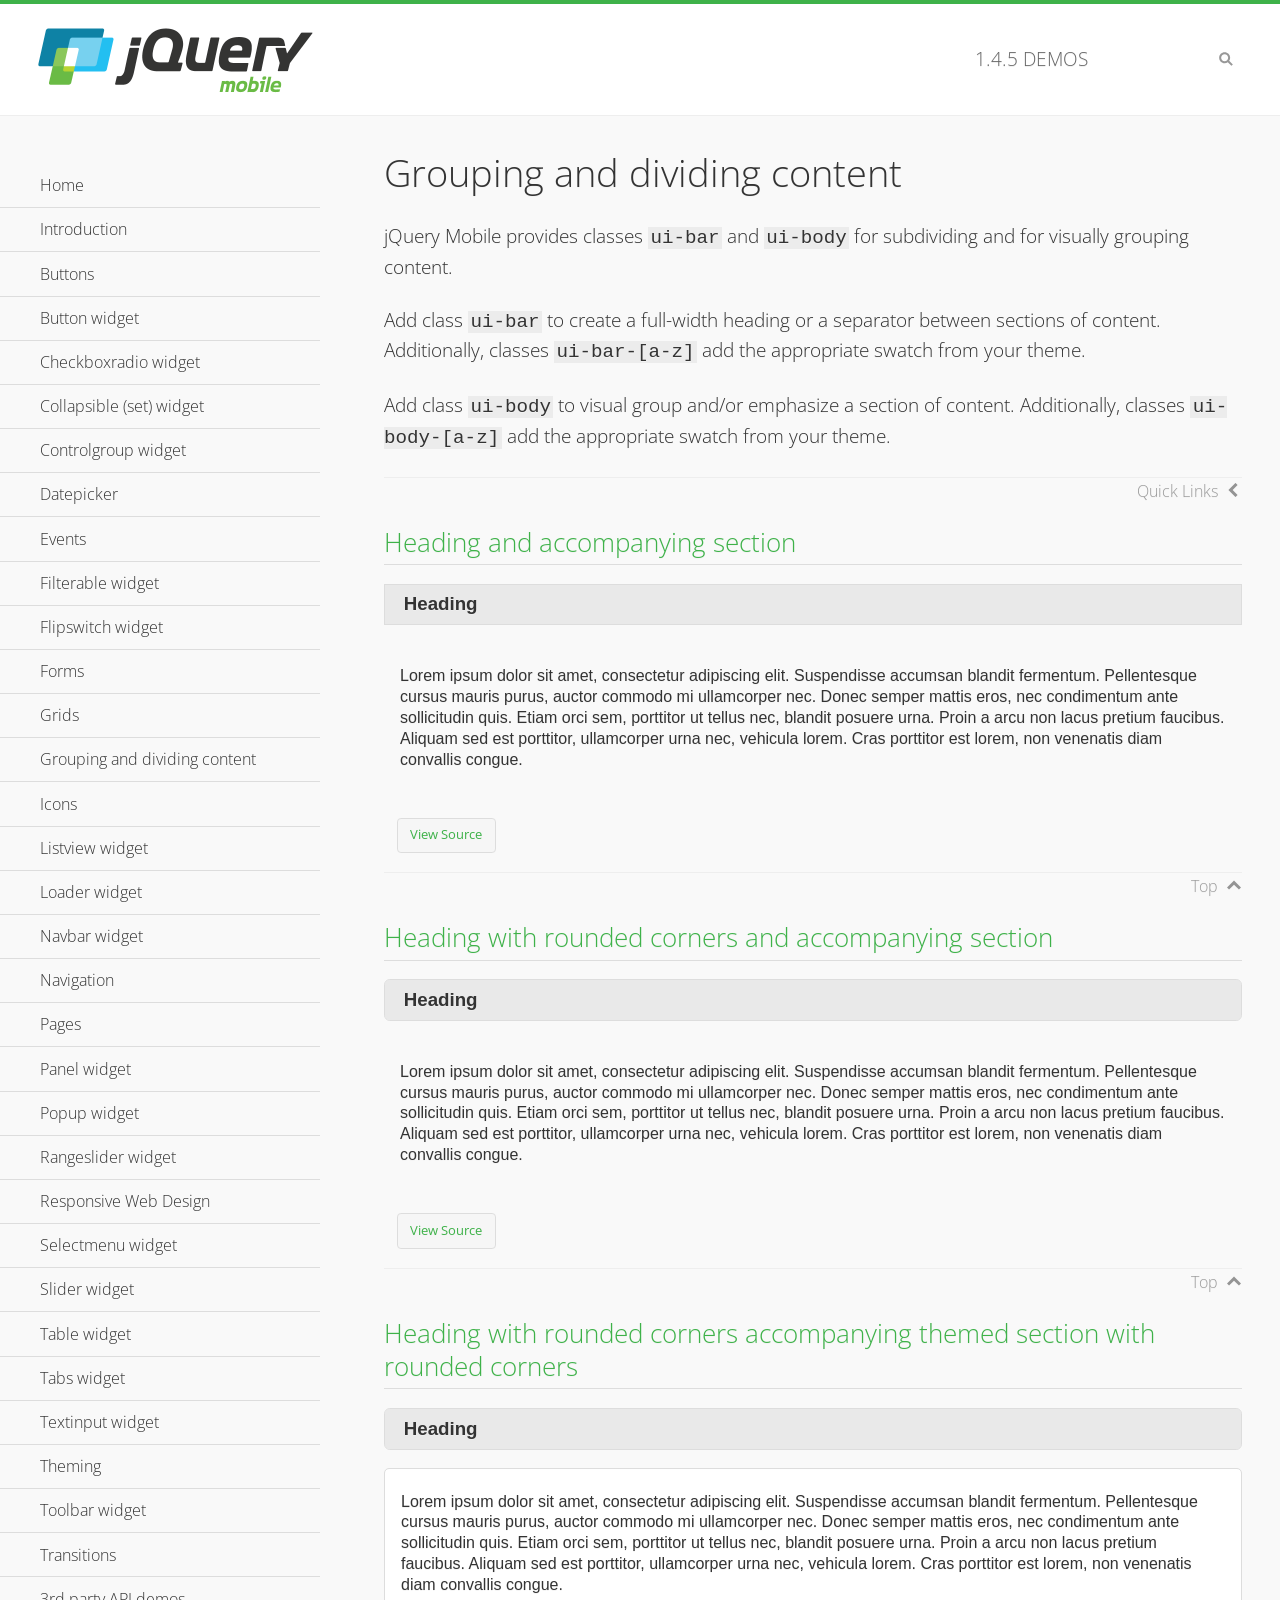
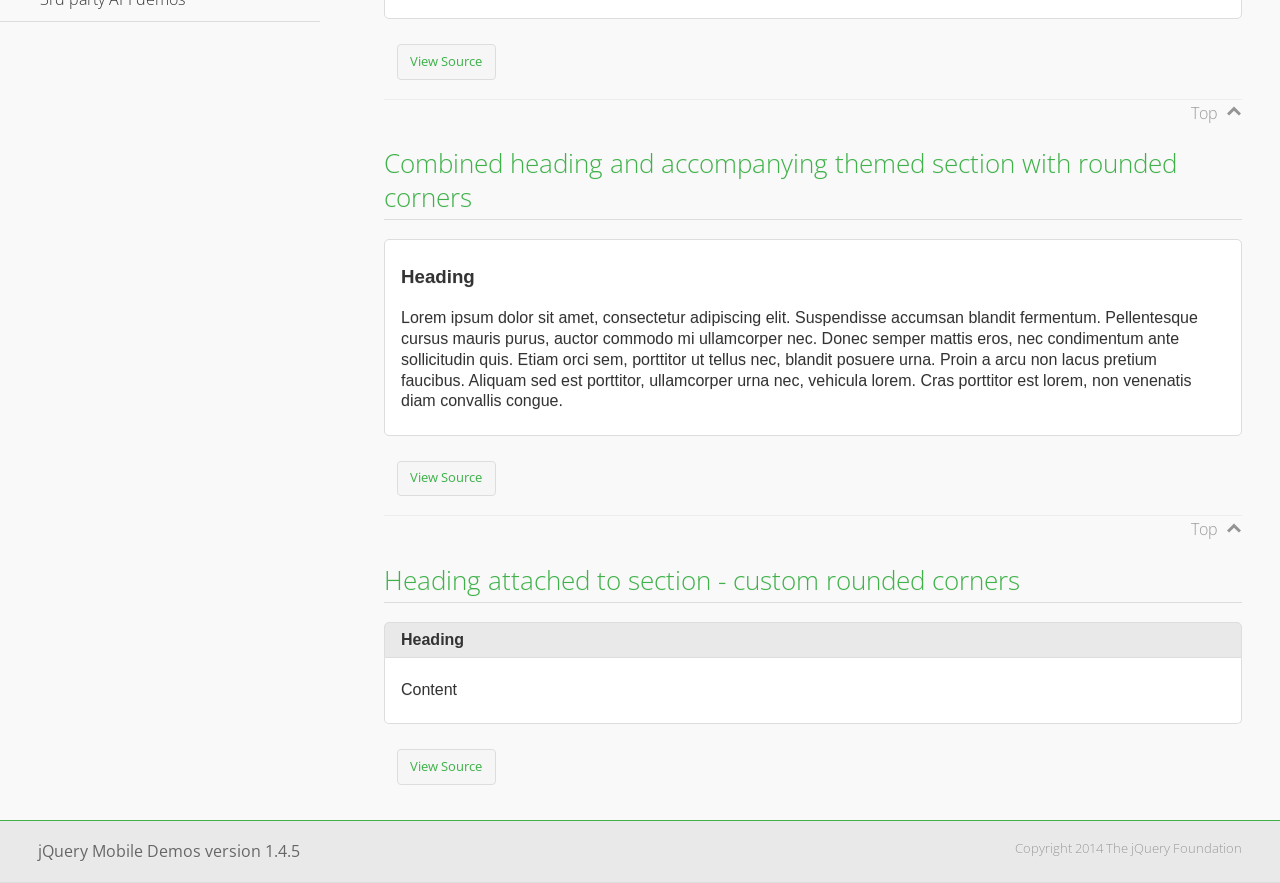
<file: www/css/demos/body-bar-classes/index.html>
<!DOCTYPE html>
<html>
	<head>
	<meta charset="utf-8">
	<meta name="viewport" content="width=device-width, initial-scale=1">
	<title>Grouping and dividing content - jQuery Mobile Demos</title>
	<link rel="shortcut icon" href="../favicon.ico">
	<link rel="stylesheet" href="http://fonts.googleapis.com/css?family=Open+Sans:300,400,700">
	<link rel="stylesheet" href="../css/themes/default/jquery.mobile-1.4.5.min.css">
	<link rel="stylesheet" href="../_assets/css/jqm-demos.css">
	<script src="../js/jquery.js"></script>
	<script src="../_assets/js/index.js"></script>
	<script src="../js/jquery.mobile-1.4.5.min.js"></script>
  <style id="combined-heading-and-section">
    .custom-corners .ui-bar {
      -webkit-border-top-left-radius: inherit;
      border-top-left-radius: inherit;
      -webkit-border-top-right-radius: inherit;
      border-top-right-radius: inherit;
    }
    .custom-corners .ui-body {
      border-top-width: 0;
      -webkit-border-bottom-left-radius: inherit;
      border-bottom-left-radius: inherit;
      -webkit-border-bottom-right-radius: inherit;
      border-bottom-right-radius: inherit;
    }
  </style>
</head>
<body>
<div data-role="page" class="jqm-demos" data-quicklinks="true">

	<div data-role="header" class="jqm-header">
		<h2><a href="../" title="jQuery Mobile Demos home"><img src="../_assets/img/jquery-logo.png" alt="jQuery Mobile"></a></h2>
		<p><span class="jqm-version"></span> Demos</p>
		<a href="#" class="jqm-navmenu-link ui-btn ui-btn-icon-notext ui-corner-all ui-icon-bars ui-nodisc-icon ui-alt-icon ui-btn-left">Menu</a>
		<a href="#" class="jqm-search-link ui-btn ui-btn-icon-notext ui-corner-all ui-icon-search ui-nodisc-icon ui-alt-icon ui-btn-right">Search</a>
	</div><!-- /header -->

	<div role="main" class="ui-content jqm-content">

		<h1>Grouping and dividing content</h1>

		<p>jQuery Mobile provides classes <code>ui-bar</code> and <code>ui-body</code> for subdividing and for visually grouping content.</p>
		<p>Add class <code>ui-bar</code> to create a full-width heading or a separator between sections of content. Additionally, classes <code>ui-bar-[a-z]</code> add the appropriate swatch from your theme.</p>
		<p>Add class <code>ui-body</code> to visual group and/or emphasize a section of content. Additionally, classes <code>ui-body-[a-z]</code> add the appropriate swatch from your theme.</p>

		<h2>Heading and accompanying section</h2>

		<div data-demo-html="true">
      <h3 class="ui-bar ui-bar-a">Heading</h3>
			<div class="ui-body">
				<p>Lorem ipsum dolor sit amet, consectetur adipiscing elit. Suspendisse accumsan blandit fermentum. Pellentesque cursus mauris purus, auctor commodo mi ullamcorper nec. Donec semper mattis eros, nec condimentum ante sollicitudin quis. Etiam orci sem, porttitor ut tellus nec, blandit posuere urna. Proin a arcu non lacus pretium faucibus. Aliquam sed est porttitor, ullamcorper urna nec, vehicula lorem. Cras porttitor est lorem, non venenatis diam convallis congue.</p>
			</div>
		</div>

		<h2>Heading with rounded corners and accompanying section</h2>

		<div data-demo-html="true">
      <h3 class="ui-bar ui-bar-a ui-corner-all">Heading</h3>
			<div class="ui-body">
				<p>Lorem ipsum dolor sit amet, consectetur adipiscing elit. Suspendisse accumsan blandit fermentum. Pellentesque cursus mauris purus, auctor commodo mi ullamcorper nec. Donec semper mattis eros, nec condimentum ante sollicitudin quis. Etiam orci sem, porttitor ut tellus nec, blandit posuere urna. Proin a arcu non lacus pretium faucibus. Aliquam sed est porttitor, ullamcorper urna nec, vehicula lorem. Cras porttitor est lorem, non venenatis diam convallis congue.</p>
			</div>
		</div>

		<h2>Heading with rounded corners accompanying themed section with rounded corners</h2>

		<div data-demo-html="true">
      <h3 class="ui-bar ui-bar-a ui-corner-all">Heading</h3>
			<div class="ui-body ui-body-a ui-corner-all">
				<p>Lorem ipsum dolor sit amet, consectetur adipiscing elit. Suspendisse accumsan blandit fermentum. Pellentesque cursus mauris purus, auctor commodo mi ullamcorper nec. Donec semper mattis eros, nec condimentum ante sollicitudin quis. Etiam orci sem, porttitor ut tellus nec, blandit posuere urna. Proin a arcu non lacus pretium faucibus. Aliquam sed est porttitor, ullamcorper urna nec, vehicula lorem. Cras porttitor est lorem, non venenatis diam convallis congue.</p>
			</div>
		</div>

		<h2>Combined heading and accompanying themed section with rounded corners</h2>

		<div data-demo-html="true">
			<div class="ui-body ui-body-a ui-corner-all">
	      <h3>Heading</h3>
				<p>Lorem ipsum dolor sit amet, consectetur adipiscing elit. Suspendisse accumsan blandit fermentum. Pellentesque cursus mauris purus, auctor commodo mi ullamcorper nec. Donec semper mattis eros, nec condimentum ante sollicitudin quis. Etiam orci sem, porttitor ut tellus nec, blandit posuere urna. Proin a arcu non lacus pretium faucibus. Aliquam sed est porttitor, ullamcorper urna nec, vehicula lorem. Cras porttitor est lorem, non venenatis diam convallis congue.</p>
			</div>
		</div>

		<h2>Heading attached to section - custom rounded corners</h2>

		<div data-demo-html="true" data-demo-css="#combined-heading-and-section">
      <div class="ui-corner-all custom-corners">
        <div class="ui-bar ui-bar-a">
          <h3>Heading</h3>
        </div>
        <div class="ui-body ui-body-a">
          <p>Content</p>
        </div>
      </div>
		</div>

	</div><!-- /content -->
	    <div data-role="panel" class="jqm-navmenu-panel" data-position="left" data-display="overlay" data-theme="a">
	    	<ul class="jqm-list ui-alt-icon ui-nodisc-icon">
<li data-filtertext="demos homepage" data-icon="home"><a href=".././">Home</a></li>
<li data-filtertext="introduction overview getting started"><a href="../intro/" data-ajax="false">Introduction</a></li>
<li data-filtertext="buttons button markup buttonmarkup method anchor link button element"><a href="../button-markup/" data-ajax="false">Buttons</a></li>
<li data-filtertext="form button widget input button submit reset"><a href="../button/" data-ajax="false">Button widget</a></li>
<li data-role="collapsible" data-enhanced="true" data-collapsed-icon="carat-d" data-expanded-icon="carat-u" data-iconpos="right" data-inset="false" class="ui-collapsible ui-collapsible-themed-content ui-collapsible-collapsed">
	<h3 class="ui-collapsible-heading ui-collapsible-heading-collapsed">
		<a href="#" class="ui-collapsible-heading-toggle ui-btn ui-btn-icon-right ui-btn-inherit ui-icon-carat-d">
		    Checkboxradio widget<span class="ui-collapsible-heading-status"> click to expand contents</span>
		</a>
	</h3>
	<div class="ui-collapsible-content ui-body-inherit ui-collapsible-content-collapsed" aria-hidden="true">
		<ul>
			<li data-filtertext="form checkboxradio widget checkbox input checkboxes controlgroups"><a href="../checkboxradio-checkbox/" data-ajax="false">Checkboxes</a></li>
			<li data-filtertext="form checkboxradio widget radio input radio buttons controlgroups"><a href="../checkboxradio-radio/" data-ajax="false">Radio buttons</a></li>
		</ul>
	</div>
</li>
<li data-role="collapsible" data-enhanced="true" data-collapsed-icon="carat-d" data-expanded-icon="carat-u" data-iconpos="right" data-inset="false" class="ui-collapsible ui-collapsible-themed-content ui-collapsible-collapsed">
	<h3 class="ui-collapsible-heading ui-collapsible-heading-collapsed">
		<a href="#" class="ui-collapsible-heading-toggle ui-btn ui-btn-icon-right ui-btn-inherit ui-icon-carat-d">
			Collapsible (set) widget<span class="ui-collapsible-heading-status"> click to expand contents</span>
		</a>
	</h3>
	<div class="ui-collapsible-content ui-body-inherit ui-collapsible-content-collapsed" aria-hidden="true">
		<ul>
			<li data-filtertext="collapsibles content formatting"><a href="../collapsible/" data-ajax="false">Collapsible</a></li>
			<li data-filtertext="dynamic collapsible set accordion append expand"><a href="../collapsible-dynamic/" data-ajax="false">Dynamic collapsibles</a></li>
			<li data-filtertext="accordions collapsible set widget content formatting grouped collapsibles"><a href="../collapsibleset/" data-ajax="false">Collapsible set</a></li>
		</ul>
	</div>
</li>
<li data-role="collapsible" data-enhanced="true" data-collapsed-icon="carat-d" data-expanded-icon="carat-u" data-iconpos="right" data-inset="false" class="ui-collapsible ui-collapsible-themed-content ui-collapsible-collapsed">
	<h3 class="ui-collapsible-heading ui-collapsible-heading-collapsed">
		<a href="#" class="ui-collapsible-heading-toggle ui-btn ui-btn-icon-right ui-btn-inherit ui-icon-carat-d">
			Controlgroup widget<span class="ui-collapsible-heading-status"> click to expand contents</span>
		</a>
	</h3>
	<div class="ui-collapsible-content ui-body-inherit ui-collapsible-content-collapsed" aria-hidden="true">
		<ul>
			<li data-filtertext="controlgroups selectmenu checkboxradio input grouped buttons horizontal vertical"><a href="../controlgroup/" data-ajax="false">Controlgroup</a></li>
			<li data-filtertext="dynamic controlgroup dynamically add buttons"><a href="../controlgroup-dynamic/" data-ajax="false">Dynamic controlgroups</a></li>
		</ul>
	</div>
</li>
<li data-filtertext="form datepicker widget date input"><a href="../datepicker/" data-ajax="false">Datepicker</a></li>
<li data-role="collapsible" data-enhanced="true" data-collapsed-icon="carat-d" data-expanded-icon="carat-u" data-iconpos="right" data-inset="false" class="ui-collapsible ui-collapsible-themed-content ui-collapsible-collapsed">
	<h3 class="ui-collapsible-heading ui-collapsible-heading-collapsed">
		<a href="#" class="ui-collapsible-heading-toggle ui-btn ui-btn-icon-right ui-btn-inherit ui-icon-carat-d">
			Events<span class="ui-collapsible-heading-status"> click to expand contents</span>
		</a>
	</h3>
	<div class="ui-collapsible-content ui-body-inherit ui-collapsible-content-collapsed" aria-hidden="true">
		<ul>
			<li data-filtertext="swipe to delete list items listviews swipe events"><a href="../swipe-list/" data-ajax="false">Swipe list items</a></li>
			<li data-filtertext="swipe to navigate swipe page navigation swipe events"><a href="../swipe-page/" data-ajax="false">Swipe page navigation</a></li>
		</ul>
	</div>
</li>
<li data-filtertext="filterable filter elements sorting searching listview table"><a href="../filterable/" data-ajax="false">Filterable widget</a></li>
<li data-filtertext="form flipswitch widget flip toggle switch binary select checkbox input"><a href="../flipswitch/" data-ajax="false">Flipswitch widget</a></li>
<li data-role="collapsible" data-enhanced="true" data-collapsed-icon="carat-d" data-expanded-icon="carat-u" data-iconpos="right" data-inset="false" class="ui-collapsible ui-collapsible-themed-content ui-collapsible-collapsed">
	<h3 class="ui-collapsible-heading ui-collapsible-heading-collapsed">
		<a href="#" class="ui-collapsible-heading-toggle ui-btn ui-btn-icon-right ui-btn-inherit ui-icon-carat-d">
			Forms<span class="ui-collapsible-heading-status"> click to expand contents</span>
		</a>
	</h3>
	<div class="ui-collapsible-content ui-body-inherit ui-collapsible-content-collapsed" aria-hidden="true">
		<ul>
			<li data-filtertext="forms text checkbox radio range button submit reset inputs selects textarea slider flipswitch label form elements"><a href="../forms/" data-ajax="false">Forms</a></li>
			<li data-filtertext="form hide labels hidden accessible ui-hidden-accessible forms"><a href="../forms-label-hidden-accessible/" data-ajax="false">Hide labels</a></li>
			<li data-filtertext="form field containers fieldcontain ui-field-contain forms"><a href="../forms-field-contain/" data-ajax="false">Field containers</a></li>
			<li data-filtertext="forms disabled form elements"><a href="../forms-disabled/" data-ajax="false">Forms disabled</a></li>
			<li data-filtertext="forms gallery examples overview forms text checkbox radio range button submit reset inputs selects textarea slider flipswitch label form elements"><a href="../forms-gallery/" data-ajax="false">Forms gallery</a></li>
		</ul>
	</div>
</li>
<li data-role="collapsible" data-enhanced="true" data-collapsed-icon="carat-d" data-expanded-icon="carat-u" data-iconpos="right" data-inset="false" class="ui-collapsible ui-collapsible-themed-content ui-collapsible-collapsed">
	<h3 class="ui-collapsible-heading ui-collapsible-heading-collapsed">
		<a href="#" class="ui-collapsible-heading-toggle ui-btn ui-btn-icon-right ui-btn-inherit ui-icon-carat-d">
			Grids<span class="ui-collapsible-heading-status"> click to expand contents</span>
		</a>
	</h3>
	<div class="ui-collapsible-content ui-body-inherit ui-collapsible-content-collapsed" aria-hidden="true">
		<ul>
			<li data-filtertext="grids columns blocks content formatting rwd responsive css framework"><a href="../grids/" data-ajax="false">Grids</a></li>
			<li data-filtertext="buttons in grids css framework"><a href="../grids-buttons/" data-ajax="false">Buttons in grids</a></li>
			<li data-filtertext="custom responsive grids rwd css framework"><a href="../grids-custom-responsive/" data-ajax="false">Custom responsive grids</a></li>
		</ul>
	</div>
</li>
<li data-filtertext="blocks content formatting sections heading"><a href="../body-bar-classes/" data-ajax="false">Grouping and dividing content</a></li>
<li data-role="collapsible" data-enhanced="true" data-collapsed-icon="carat-d" data-expanded-icon="carat-u" data-iconpos="right" data-inset="false" class="ui-collapsible ui-collapsible-themed-content ui-collapsible-collapsed">
	<h3 class="ui-collapsible-heading ui-collapsible-heading-collapsed">
		<a href="#" class="ui-collapsible-heading-toggle ui-btn ui-btn-icon-right ui-btn-inherit ui-icon-carat-d">
			Icons<span class="ui-collapsible-heading-status"> click to expand contents</span>
		</a>
	</h3>
	<div class="ui-collapsible-content ui-body-inherit ui-collapsible-content-collapsed" aria-hidden="true">
		<ul>
			<li data-filtertext="button icons svg disc alt custom icon position"><a href="../icons/" data-ajax="false">Icons</a></li>
			<li data-filtertext=""><a href="../icons-grunticon/" data-ajax="false">Grunticon loader</a></li>
		</ul>
	</div>
</li>
<li data-role="collapsible" data-enhanced="true" data-collapsed-icon="carat-d" data-expanded-icon="carat-u" data-iconpos="right" data-inset="false" class="ui-collapsible ui-collapsible-themed-content ui-collapsible-collapsed">
	<h3 class="ui-collapsible-heading ui-collapsible-heading-collapsed">
		<a href="#" class="ui-collapsible-heading-toggle ui-btn ui-btn-icon-right ui-btn-inherit ui-icon-carat-d">
			Listview widget<span class="ui-collapsible-heading-status"> click to expand contents</span>
		</a>
	</h3>
	<div class="ui-collapsible-content ui-body-inherit ui-collapsible-content-collapsed" aria-hidden="true">
		<ul>
			<li data-filtertext="listview widget thumbnails icons nested split button collapsible ul ol"><a href="../listview/" data-ajax="false">Listview</a></li>
			<li data-filtertext="autocomplete filterable reveal listview filtertextbeforefilter placeholder"><a href="../listview-autocomplete/" data-ajax="false">Listview autocomplete</a></li>
			<li data-filtertext="autocomplete filterable reveal listview remote data filtertextbeforefilter placeholder"><a href="../listview-autocomplete-remote/" data-ajax="false">Listview autocomplete remote data</a></li>
			<li data-filtertext="autodividers anchor jump scroll linkbars listview lists ul ol"><a href="../listview-autodividers-linkbar/" data-ajax="false">Listview autodividers linkbar</a></li>
			<li data-filtertext="listview autodividers selector autodividersselector lists ul ol"><a href="../listview-autodividers-selector/" data-ajax="false">Listview autodividers selector</a></li>
			<li data-filtertext="listview nested list items"><a href="../listview-nested-lists/" data-ajax="false">Nested Listviews</a></li>
			<li data-filtertext="listview collapsible list items flat"><a href="../listview-collapsible-item-flat/" data-ajax="false">Listview collapsible list items (flat)</a></li>
			<li data-filtertext="listview collapsible list indented"><a href="../listview-collapsible-item-indented/" data-ajax="false">Listview collapsible list items (indented)</a></li>
			<li data-filtertext="grid listview responsive grids responsive listviews lists ul"><a href="../listview-grid/" data-ajax="false">Listview responsive grid</a></li>
		</ul>
	</div>
</li>
<li data-filtertext="loader widget page loading navigation overlay spinner"><a href="../loader/" data-ajax="false">Loader widget</a></li>
<li data-filtertext="navbar widget navmenu toolbars header footer"><a href="../navbar/" data-ajax="false">Navbar widget</a></li>
<li data-role="collapsible" data-enhanced="true" data-collapsed-icon="carat-d" data-expanded-icon="carat-u" data-iconpos="right" data-inset="false" class="ui-collapsible ui-collapsible-themed-content ui-collapsible-collapsed">
	<h3 class="ui-collapsible-heading ui-collapsible-heading-collapsed">
		<a href="#" class="ui-collapsible-heading-toggle ui-btn ui-btn-icon-right ui-btn-inherit ui-icon-carat-d">
			Navigation<span class="ui-collapsible-heading-status"> click to expand contents</span>
		</a>
	</h3>
	<div class="ui-collapsible-content ui-body-inherit ui-collapsible-content-collapsed" aria-hidden="true">
		<ul>
			<li data-filtertext="ajax navigation navigate widget history event method"><a href="../navigation/" data-ajax="false">Navigation</a></li>
			<li data-filtertext="linking pages page links navigation ajax prefetch cache"><a href="../navigation-linking-pages/" data-ajax="false">Linking pages</a></li>
			<!-- <li data-filtertext="php redirect server redirection server-side navigation"><a href="../navigation-php-redirect/" data-ajax="false">PHP redirect demo</a></li>-->
			<li data-filtertext="navigation redirection hash query"><a href="../navigation-hash-processing/" data-ajax="false">Hash processing demo</a></li>
			<li data-filtertext="navigation redirection hash query"><a href="../page-events/" data-ajax="false">Page Navigation Events</a></li>
		</ul>
	</div>
</li>
<li data-role="collapsible" data-enhanced="true" data-collapsed-icon="carat-d" data-expanded-icon="carat-u" data-iconpos="right" data-inset="false" class="ui-collapsible ui-collapsible-themed-content ui-collapsible-collapsed">
	<h3 class="ui-collapsible-heading ui-collapsible-heading-collapsed">
		<a href="#" class="ui-collapsible-heading-toggle ui-btn ui-btn-icon-right ui-btn-inherit ui-icon-carat-d">
			Pages<span class="ui-collapsible-heading-status"> click to expand contents</span>
		</a>
	</h3>
	<div class="ui-collapsible-content ui-body-inherit ui-collapsible-content-collapsed" aria-hidden="true">
		<ul>
			<li data-filtertext="pages page widget ajax navigation"><a href="../pages/" data-ajax="false">Pages</a></li>
			<li data-filtertext="single page"><a href="../pages-single-page/" data-ajax="false">Single page</a></li>
			<li data-filtertext="multipage multi-page page"><a href="../pages-multi-page/" data-ajax="false">Multi-page template</a></li>
			<li data-filtertext="dialog page widget modal popup"><a href="../pages-dialog/" data-ajax="false">Dialog page</a></li>
		</ul>
	</div>
</li>
<li data-role="collapsible" data-enhanced="true" data-collapsed-icon="carat-d" data-expanded-icon="carat-u" data-iconpos="right" data-inset="false" class="ui-collapsible ui-collapsible-themed-content ui-collapsible-collapsed">
	<h3 class="ui-collapsible-heading ui-collapsible-heading-collapsed">
		<a href="#" class="ui-collapsible-heading-toggle ui-btn ui-btn-icon-right ui-btn-inherit ui-icon-carat-d">
			Panel widget<span class="ui-collapsible-heading-status"> click to expand contents</span>
		</a>
	</h3>
	<div class="ui-collapsible-content ui-body-inherit ui-collapsible-content-collapsed" aria-hidden="true">
		<ul>
			<li data-filtertext="panel widget sliding panels reveal push overlay responsive"><a href="../panel/" data-ajax="false">Panel</a></li>
			<li data-filtertext=""><a href="../panel-external/" data-ajax="false">External panels</a></li>
			<li data-filtertext="panel "><a href="../panel-fixed/" data-ajax="false">Fixed panels</a></li>
			<li data-filtertext="panel slide panels sliding panels shadow rwd responsive breakpoint"><a href="../panel-responsive/" data-ajax="false">Panels responsive</a></li>
			<li data-filtertext="panel custom style custom panel width reveal shadow listview panel styling page background wrapper"><a href="../panel-styling/" data-ajax="false">Custom panel style</a></li>
			<li data-filtertext="panel open on swipe"><a href="../panel-swipe-open/" data-ajax="false">Panel open on swipe</a></li>
			<li data-filtertext="panels outside page internal external toolbars"><a href="../panel-external-internal/" data-ajax="false">Panel external and internal</a></li>
		</ul>
	</div>
</li>
<li data-role="collapsible" data-enhanced="true" data-collapsed-icon="carat-d" data-expanded-icon="carat-u" data-iconpos="right" data-inset="false" class="ui-collapsible ui-collapsible-themed-content ui-collapsible-collapsed">
	<h3 class="ui-collapsible-heading ui-collapsible-heading-collapsed">
		<a href="#" class="ui-collapsible-heading-toggle ui-btn ui-btn-icon-right ui-btn-inherit ui-icon-carat-d">
			Popup widget<span class="ui-collapsible-heading-status"> click to expand contents</span>
		</a>
	</h3>
	<div class="ui-collapsible-content ui-body-inherit ui-collapsible-content-collapsed" aria-hidden="true">
		<ul>
			<li data-filtertext="popup widget popups dialog modal transition tooltip lightbox form overlay screen flip pop fade transition"><a href="../popup/" data-ajax="false">Popup</a></li>
			<li data-filtertext="popup alignment position"><a href="../popup-alignment/" data-ajax="false">Popup alignment</a></li>
			<li data-filtertext="popup arrow size popups popover"><a href="../popup-arrow-size/" data-ajax="false">Popup arrow size</a></li>
			<li data-filtertext="dynamic popups popup images lightbox"><a href="../popup-dynamic/" data-ajax="false">Dynamic popups</a></li>
			<li data-filtertext="popups with iframes scaling"><a href="../popup-iframe/" data-ajax="false">Popups with iframes</a></li>
			<li data-filtertext="popup image scaling"><a href="../popup-image-scaling/" data-ajax="false">Popup image scaling</a></li>
			<li data-filtertext="external popup outside multi-page"><a href="../popup-outside-multipage/" data-ajax="false">Popup outside multi-page</a></li>
		</ul>
	</div>
</li>
<li data-filtertext="form rangeslider widget dual sliders dual handle sliders range input"><a href="../rangeslider/" data-ajax="false">Rangeslider widget</a></li>
<li data-filtertext="responsive web design rwd adaptive progressive enhancement PE accessible mobile breakpoints media query media queries"><a href="../rwd/" data-ajax="false">Responsive Web Design</a></li>
<li data-role="collapsible" data-enhanced="true" data-collapsed-icon="carat-d" data-expanded-icon="carat-u" data-iconpos="right" data-inset="false" class="ui-collapsible ui-collapsible-themed-content ui-collapsible-collapsed">
	<h3 class="ui-collapsible-heading ui-collapsible-heading-collapsed">
		<a href="#" class="ui-collapsible-heading-toggle ui-btn ui-btn-icon-right ui-btn-inherit ui-icon-carat-d">
			Selectmenu widget<span class="ui-collapsible-heading-status"> click to expand contents</span>
		</a>
	</h3>
	<div class="ui-collapsible-content ui-body-inherit ui-collapsible-content-collapsed" aria-hidden="true">
		<ul>
			<li data-filtertext="form selectmenu widget select input custom select menu selects"><a href="../selectmenu/" data-ajax="false">Selectmenu</a></li>
			<li data-filtertext="form custom select menu selectmenu widget custom menu option optgroup multiple selects"><a href="../selectmenu-custom/" data-ajax="false">Custom select menu</a></li>
			<li data-filtertext="filterable select filter popup dialog"><a href="../selectmenu-custom-filter/" data-ajax="false">Custom select menu with filter</a></li>
		</ul>
	</div>
</li>
<li data-role="collapsible" data-enhanced="true" data-collapsed-icon="carat-d" data-expanded-icon="carat-u" data-iconpos="right" data-inset="false" class="ui-collapsible ui-collapsible-themed-content ui-collapsible-collapsed">
	<h3 class="ui-collapsible-heading ui-collapsible-heading-collapsed">
		<a href="#" class="ui-collapsible-heading-toggle ui-btn ui-btn-icon-right ui-btn-inherit ui-icon-carat-d">
			Slider widget<span class="ui-collapsible-heading-status"> click to expand contents</span>
		</a>
	</h3>
	<div class="ui-collapsible-content ui-body-inherit ui-collapsible-content-collapsed" aria-hidden="true">
		<ul>
			<li data-filtertext="form slider widget range input single sliders"><a href="../slider/" data-ajax="false">Slider</a></li>
			<li data-filtertext="form slider widget flipswitch slider binary select flip toggle switch"><a href="../slider-flipswitch/" data-ajax="false">Slider flip toggle switch</a></li>
			<li data-filtertext="form slider tooltip handle value input range sliders"><a href="../slider-tooltip/" data-ajax="false">Slider tooltip</a></li>
		</ul>
	</div>
</li>
<li data-role="collapsible" data-enhanced="true" data-collapsed-icon="carat-d" data-expanded-icon="carat-u" data-iconpos="right" data-inset="false" class="ui-collapsible ui-collapsible-themed-content ui-collapsible-collapsed">
	<h3 class="ui-collapsible-heading ui-collapsible-heading-collapsed">
		<a href="#" class="ui-collapsible-heading-toggle ui-btn ui-btn-icon-right ui-btn-inherit ui-icon-carat-d">
			Table widget<span class="ui-collapsible-heading-status"> click to expand contents</span>
		</a>
	</h3>
	<div class="ui-collapsible-content ui-body-inherit ui-collapsible-content-collapsed" aria-hidden="true">
		<ul>
			<li data-filtertext="table widget reflow column toggle th td responsive tables rwd hide show tabular"><a href="../table-column-toggle/" data-ajax="false">Table Column Toggle</a></li>
			<li data-filtertext="table column toggle phone comparison demo"><a href="../table-column-toggle-example/" data-ajax="false">Table Column Toggle demo</a></li>
			<li data-filtertext="responsive tables table column toggle heading groups rwd breakpoint"><a href="../table-column-toggle-heading-groups/" data-ajax="false">Table Column Toggle heading groups</a></li>
			<li data-filtertext="responsive tables table column toggle hide rwd breakpoint customization options"><a href="../table-column-toggle-options/" data-ajax="false">Table Column Toggle options</a></li>
			<li data-filtertext="table reflow th td responsive rwd columns tabular"><a href="../table-reflow/" data-ajax="false">Table Reflow</a></li>
			<li data-filtertext="responsive tables table reflow heading groups rwd breakpoint"><a href="../table-reflow-heading-groups/" data-ajax="false">Table Reflow heading groups</a></li>
			<li data-filtertext="responsive tables table reflow stripes strokes table style"><a href="../table-reflow-stripes-strokes/" data-ajax="false">Table Reflow stripes and strokes</a></li>
			<li data-filtertext="responsive tables table reflow stack custom styles"><a href="../table-reflow-styling/" data-ajax="false">Table Reflow custom styles</a></li>
		</ul>
	</div>
</li>
<li data-filtertext="ui tabs widget"><a href="../tabs/" data-ajax="false">Tabs widget</a></li>
<li data-filtertext="form textinput widget text input textarea number date time tel email file color password"><a href="../textinput/" data-ajax="false">Textinput widget</a></li>
<li data-role="collapsible" data-enhanced="true" data-collapsed-icon="carat-d" data-expanded-icon="carat-u" data-iconpos="right" data-inset="false" class="ui-collapsible ui-collapsible-themed-content ui-collapsible-collapsed">
	<h3 class="ui-collapsible-heading ui-collapsible-heading-collapsed">
		<a href="#" class="ui-collapsible-heading-toggle ui-btn ui-btn-icon-right ui-btn-inherit ui-icon-carat-d">
			Theming<span class="ui-collapsible-heading-status"> click to expand contents</span>
		</a>
	</h3>
	<div class="ui-collapsible-content ui-body-inherit ui-collapsible-content-collapsed" aria-hidden="true">
		<ul>
			<li data-filtertext="default theme swatches theming style css"><a href="../theme-default/" data-ajax="false">Default theme</a></li>
			<li data-filtertext="classic theme old theme swatches theming style css"><a href="../theme-classic/" data-ajax="false">Classic theme</a></li>
		</ul>
	</div>
</li>
<li data-role="collapsible" data-enhanced="true" data-collapsed-icon="carat-d" data-expanded-icon="carat-u" data-iconpos="right" data-inset="false" class="ui-collapsible ui-collapsible-themed-content ui-collapsible-collapsed">
	<h3 class="ui-collapsible-heading ui-collapsible-heading-collapsed">
		<a href="#" class="ui-collapsible-heading-toggle ui-btn ui-btn-icon-right ui-btn-inherit ui-icon-carat-d">
			Toolbar widget<span class="ui-collapsible-heading-status"> click to expand contents</span>
		</a>
	</h3>
	<div class="ui-collapsible-content ui-body-inherit ui-collapsible-content-collapsed" aria-hidden="true">
		<ul>
			<li data-filtertext="toolbar widget header footer toolbars fixed fullscreen external sections"><a href="../toolbar/" data-ajax="false">Toolbar</a></li>
			<li data-filtertext="dynamic toolbars dynamically add toolbar header footer"><a href="../toolbar-dynamic/" data-ajax="false">Dynamic toolbars</a></li>
			<li data-filtertext="external toolbars header footer"><a href="../toolbar-external/" data-ajax="false">External toolbars</a></li>
			<li data-filtertext="fixed toolbars header footer"><a href="../toolbar-fixed/" data-ajax="false">Fixed toolbars</a></li>
			<li data-filtertext="fixed fullscreen toolbars header footer"><a href="../toolbar-fixed-fullscreen/" data-ajax="false">Fullscreen toolbars</a></li>
			<li data-filtertext="external fixed toolbars header footer"><a href="../toolbar-fixed-external/" data-ajax="false">Fixed external toolbars</a></li>
			<li data-filtertext="external persistent toolbars header footer navbar navmenu"><a href="../toolbar-fixed-persistent/" data-ajax="false">Persistent toolbars</a></li>
			<li data-filtertext="external ajax optimized toolbars persistent toolbars header footer navbar"><a href="../toolbar-fixed-persistent-optimized/" data-ajax="false">Ajax optimized toolbars</a></li>
			<li data-filtertext="form in toolbars header footer"><a href="../toolbar-fixed-forms/" data-ajax="false">Form in toolbar</a></li>
		</ul>
	</div>
</li>
<li data-filtertext="page transitions animated pages popup navigation flip slide fade pop"><a href="../transitions/" data-ajax="false">Transitions</a></li>
<li data-role="collapsible" data-enhanced="true" data-collapsed-icon="carat-d" data-expanded-icon="carat-u" data-iconpos="right" data-inset="false" class="ui-collapsible ui-collapsible-themed-content ui-collapsible-collapsed">
	<h3 class="ui-collapsible-heading ui-collapsible-heading-collapsed">
		<a href="#" class="ui-collapsible-heading-toggle ui-btn ui-btn-icon-right ui-btn-inherit ui-icon-carat-d">
			3rd party API demos<span class="ui-collapsible-heading-status"> click to expand contents</span>
		</a>
	</h3>
	<div class="ui-collapsible-content ui-body-inherit ui-collapsible-content-collapsed" aria-hidden="true">
		<ul>
			<li data-filtertext="backbone requirejs navigation router"><a href="../backbone-requirejs/" data-ajax="false">Backbone RequireJS</a></li>
			<li data-filtertext="google maps geolocation demo"><a href="../map-geolocation/" data-ajax="false">Google Maps geolocation</a></li>
			<li data-filtertext="google maps hybrid"><a href="../map-list-toggle/" data-ajax="false">Google Maps list toggle</a></li>
		</ul>
	</div>
</li>



		     </ul>
		</div><!-- /panel -->


	<div data-role="footer" data-position="fixed" data-tap-toggle="false" class="jqm-footer">
		<p>jQuery Mobile Demos version <span class="jqm-version"></span></p>
		<p>Copyright 2014 The jQuery Foundation</p>
	</div><!-- /footer -->
	<!-- TODO: This should become an external panel so we can add input to markup (unique ID) -->
    <div data-role="panel" class="jqm-search-panel" data-position="right" data-display="overlay" data-theme="a">
		<div class="jqm-search">
			<ul class="jqm-list" data-filter-placeholder="Search demos..." data-filter-reveal="true">
<li data-filtertext="demos homepage" data-icon="home"><a href=".././">Home</a></li>
<li data-filtertext="introduction overview getting started"><a href="../intro/" data-ajax="false">Introduction</a></li>
<li data-filtertext="buttons button markup buttonmarkup method anchor link button element"><a href="../button-markup/" data-ajax="false">Buttons</a></li>
<li data-filtertext="form button widget input button submit reset"><a href="../button/" data-ajax="false">Button widget</a></li>
<li data-role="collapsible" data-enhanced="true" data-collapsed-icon="carat-d" data-expanded-icon="carat-u" data-iconpos="right" data-inset="false" class="ui-collapsible ui-collapsible-themed-content ui-collapsible-collapsed">
	<h3 class="ui-collapsible-heading ui-collapsible-heading-collapsed">
		<a href="#" class="ui-collapsible-heading-toggle ui-btn ui-btn-icon-right ui-btn-inherit ui-icon-carat-d">
		    Checkboxradio widget<span class="ui-collapsible-heading-status"> click to expand contents</span>
		</a>
	</h3>
	<div class="ui-collapsible-content ui-body-inherit ui-collapsible-content-collapsed" aria-hidden="true">
		<ul>
			<li data-filtertext="form checkboxradio widget checkbox input checkboxes controlgroups"><a href="../checkboxradio-checkbox/" data-ajax="false">Checkboxes</a></li>
			<li data-filtertext="form checkboxradio widget radio input radio buttons controlgroups"><a href="../checkboxradio-radio/" data-ajax="false">Radio buttons</a></li>
		</ul>
	</div>
</li>
<li data-role="collapsible" data-enhanced="true" data-collapsed-icon="carat-d" data-expanded-icon="carat-u" data-iconpos="right" data-inset="false" class="ui-collapsible ui-collapsible-themed-content ui-collapsible-collapsed">
	<h3 class="ui-collapsible-heading ui-collapsible-heading-collapsed">
		<a href="#" class="ui-collapsible-heading-toggle ui-btn ui-btn-icon-right ui-btn-inherit ui-icon-carat-d">
			Collapsible (set) widget<span class="ui-collapsible-heading-status"> click to expand contents</span>
		</a>
	</h3>
	<div class="ui-collapsible-content ui-body-inherit ui-collapsible-content-collapsed" aria-hidden="true">
		<ul>
			<li data-filtertext="collapsibles content formatting"><a href="../collapsible/" data-ajax="false">Collapsible</a></li>
			<li data-filtertext="dynamic collapsible set accordion append expand"><a href="../collapsible-dynamic/" data-ajax="false">Dynamic collapsibles</a></li>
			<li data-filtertext="accordions collapsible set widget content formatting grouped collapsibles"><a href="../collapsibleset/" data-ajax="false">Collapsible set</a></li>
		</ul>
	</div>
</li>
<li data-role="collapsible" data-enhanced="true" data-collapsed-icon="carat-d" data-expanded-icon="carat-u" data-iconpos="right" data-inset="false" class="ui-collapsible ui-collapsible-themed-content ui-collapsible-collapsed">
	<h3 class="ui-collapsible-heading ui-collapsible-heading-collapsed">
		<a href="#" class="ui-collapsible-heading-toggle ui-btn ui-btn-icon-right ui-btn-inherit ui-icon-carat-d">
			Controlgroup widget<span class="ui-collapsible-heading-status"> click to expand contents</span>
		</a>
	</h3>
	<div class="ui-collapsible-content ui-body-inherit ui-collapsible-content-collapsed" aria-hidden="true">
		<ul>
			<li data-filtertext="controlgroups selectmenu checkboxradio input grouped buttons horizontal vertical"><a href="../controlgroup/" data-ajax="false">Controlgroup</a></li>
			<li data-filtertext="dynamic controlgroup dynamically add buttons"><a href="../controlgroup-dynamic/" data-ajax="false">Dynamic controlgroups</a></li>
		</ul>
	</div>
</li>
<li data-filtertext="form datepicker widget date input"><a href="../datepicker/" data-ajax="false">Datepicker</a></li>
<li data-role="collapsible" data-enhanced="true" data-collapsed-icon="carat-d" data-expanded-icon="carat-u" data-iconpos="right" data-inset="false" class="ui-collapsible ui-collapsible-themed-content ui-collapsible-collapsed">
	<h3 class="ui-collapsible-heading ui-collapsible-heading-collapsed">
		<a href="#" class="ui-collapsible-heading-toggle ui-btn ui-btn-icon-right ui-btn-inherit ui-icon-carat-d">
			Events<span class="ui-collapsible-heading-status"> click to expand contents</span>
		</a>
	</h3>
	<div class="ui-collapsible-content ui-body-inherit ui-collapsible-content-collapsed" aria-hidden="true">
		<ul>
			<li data-filtertext="swipe to delete list items listviews swipe events"><a href="../swipe-list/" data-ajax="false">Swipe list items</a></li>
			<li data-filtertext="swipe to navigate swipe page navigation swipe events"><a href="../swipe-page/" data-ajax="false">Swipe page navigation</a></li>
		</ul>
	</div>
</li>
<li data-filtertext="filterable filter elements sorting searching listview table"><a href="../filterable/" data-ajax="false">Filterable widget</a></li>
<li data-filtertext="form flipswitch widget flip toggle switch binary select checkbox input"><a href="../flipswitch/" data-ajax="false">Flipswitch widget</a></li>
<li data-role="collapsible" data-enhanced="true" data-collapsed-icon="carat-d" data-expanded-icon="carat-u" data-iconpos="right" data-inset="false" class="ui-collapsible ui-collapsible-themed-content ui-collapsible-collapsed">
	<h3 class="ui-collapsible-heading ui-collapsible-heading-collapsed">
		<a href="#" class="ui-collapsible-heading-toggle ui-btn ui-btn-icon-right ui-btn-inherit ui-icon-carat-d">
			Forms<span class="ui-collapsible-heading-status"> click to expand contents</span>
		</a>
	</h3>
	<div class="ui-collapsible-content ui-body-inherit ui-collapsible-content-collapsed" aria-hidden="true">
		<ul>
			<li data-filtertext="forms text checkbox radio range button submit reset inputs selects textarea slider flipswitch label form elements"><a href="../forms/" data-ajax="false">Forms</a></li>
			<li data-filtertext="form hide labels hidden accessible ui-hidden-accessible forms"><a href="../forms-label-hidden-accessible/" data-ajax="false">Hide labels</a></li>
			<li data-filtertext="form field containers fieldcontain ui-field-contain forms"><a href="../forms-field-contain/" data-ajax="false">Field containers</a></li>
			<li data-filtertext="forms disabled form elements"><a href="../forms-disabled/" data-ajax="false">Forms disabled</a></li>
			<li data-filtertext="forms gallery examples overview forms text checkbox radio range button submit reset inputs selects textarea slider flipswitch label form elements"><a href="../forms-gallery/" data-ajax="false">Forms gallery</a></li>
		</ul>
	</div>
</li>
<li data-role="collapsible" data-enhanced="true" data-collapsed-icon="carat-d" data-expanded-icon="carat-u" data-iconpos="right" data-inset="false" class="ui-collapsible ui-collapsible-themed-content ui-collapsible-collapsed">
	<h3 class="ui-collapsible-heading ui-collapsible-heading-collapsed">
		<a href="#" class="ui-collapsible-heading-toggle ui-btn ui-btn-icon-right ui-btn-inherit ui-icon-carat-d">
			Grids<span class="ui-collapsible-heading-status"> click to expand contents</span>
		</a>
	</h3>
	<div class="ui-collapsible-content ui-body-inherit ui-collapsible-content-collapsed" aria-hidden="true">
		<ul>
			<li data-filtertext="grids columns blocks content formatting rwd responsive css framework"><a href="../grids/" data-ajax="false">Grids</a></li>
			<li data-filtertext="buttons in grids css framework"><a href="../grids-buttons/" data-ajax="false">Buttons in grids</a></li>
			<li data-filtertext="custom responsive grids rwd css framework"><a href="../grids-custom-responsive/" data-ajax="false">Custom responsive grids</a></li>
		</ul>
	</div>
</li>
<li data-filtertext="blocks content formatting sections heading"><a href="../body-bar-classes/" data-ajax="false">Grouping and dividing content</a></li>
<li data-role="collapsible" data-enhanced="true" data-collapsed-icon="carat-d" data-expanded-icon="carat-u" data-iconpos="right" data-inset="false" class="ui-collapsible ui-collapsible-themed-content ui-collapsible-collapsed">
	<h3 class="ui-collapsible-heading ui-collapsible-heading-collapsed">
		<a href="#" class="ui-collapsible-heading-toggle ui-btn ui-btn-icon-right ui-btn-inherit ui-icon-carat-d">
			Icons<span class="ui-collapsible-heading-status"> click to expand contents</span>
		</a>
	</h3>
	<div class="ui-collapsible-content ui-body-inherit ui-collapsible-content-collapsed" aria-hidden="true">
		<ul>
			<li data-filtertext="button icons svg disc alt custom icon position"><a href="../icons/" data-ajax="false">Icons</a></li>
			<li data-filtertext=""><a href="../icons-grunticon/" data-ajax="false">Grunticon loader</a></li>
		</ul>
	</div>
</li>
<li data-role="collapsible" data-enhanced="true" data-collapsed-icon="carat-d" data-expanded-icon="carat-u" data-iconpos="right" data-inset="false" class="ui-collapsible ui-collapsible-themed-content ui-collapsible-collapsed">
	<h3 class="ui-collapsible-heading ui-collapsible-heading-collapsed">
		<a href="#" class="ui-collapsible-heading-toggle ui-btn ui-btn-icon-right ui-btn-inherit ui-icon-carat-d">
			Listview widget<span class="ui-collapsible-heading-status"> click to expand contents</span>
		</a>
	</h3>
	<div class="ui-collapsible-content ui-body-inherit ui-collapsible-content-collapsed" aria-hidden="true">
		<ul>
			<li data-filtertext="listview widget thumbnails icons nested split button collapsible ul ol"><a href="../listview/" data-ajax="false">Listview</a></li>
			<li data-filtertext="autocomplete filterable reveal listview filtertextbeforefilter placeholder"><a href="../listview-autocomplete/" data-ajax="false">Listview autocomplete</a></li>
			<li data-filtertext="autocomplete filterable reveal listview remote data filtertextbeforefilter placeholder"><a href="../listview-autocomplete-remote/" data-ajax="false">Listview autocomplete remote data</a></li>
			<li data-filtertext="autodividers anchor jump scroll linkbars listview lists ul ol"><a href="../listview-autodividers-linkbar/" data-ajax="false">Listview autodividers linkbar</a></li>
			<li data-filtertext="listview autodividers selector autodividersselector lists ul ol"><a href="../listview-autodividers-selector/" data-ajax="false">Listview autodividers selector</a></li>
			<li data-filtertext="listview nested list items"><a href="../listview-nested-lists/" data-ajax="false">Nested Listviews</a></li>
			<li data-filtertext="listview collapsible list items flat"><a href="../listview-collapsible-item-flat/" data-ajax="false">Listview collapsible list items (flat)</a></li>
			<li data-filtertext="listview collapsible list indented"><a href="../listview-collapsible-item-indented/" data-ajax="false">Listview collapsible list items (indented)</a></li>
			<li data-filtertext="grid listview responsive grids responsive listviews lists ul"><a href="../listview-grid/" data-ajax="false">Listview responsive grid</a></li>
		</ul>
	</div>
</li>
<li data-filtertext="loader widget page loading navigation overlay spinner"><a href="../loader/" data-ajax="false">Loader widget</a></li>
<li data-filtertext="navbar widget navmenu toolbars header footer"><a href="../navbar/" data-ajax="false">Navbar widget</a></li>
<li data-role="collapsible" data-enhanced="true" data-collapsed-icon="carat-d" data-expanded-icon="carat-u" data-iconpos="right" data-inset="false" class="ui-collapsible ui-collapsible-themed-content ui-collapsible-collapsed">
	<h3 class="ui-collapsible-heading ui-collapsible-heading-collapsed">
		<a href="#" class="ui-collapsible-heading-toggle ui-btn ui-btn-icon-right ui-btn-inherit ui-icon-carat-d">
			Navigation<span class="ui-collapsible-heading-status"> click to expand contents</span>
		</a>
	</h3>
	<div class="ui-collapsible-content ui-body-inherit ui-collapsible-content-collapsed" aria-hidden="true">
		<ul>
			<li data-filtertext="ajax navigation navigate widget history event method"><a href="../navigation/" data-ajax="false">Navigation</a></li>
			<li data-filtertext="linking pages page links navigation ajax prefetch cache"><a href="../navigation-linking-pages/" data-ajax="false">Linking pages</a></li>
			<!-- <li data-filtertext="php redirect server redirection server-side navigation"><a href="../navigation-php-redirect/" data-ajax="false">PHP redirect demo</a></li>-->
			<li data-filtertext="navigation redirection hash query"><a href="../navigation-hash-processing/" data-ajax="false">Hash processing demo</a></li>
			<li data-filtertext="navigation redirection hash query"><a href="../page-events/" data-ajax="false">Page Navigation Events</a></li>
		</ul>
	</div>
</li>
<li data-role="collapsible" data-enhanced="true" data-collapsed-icon="carat-d" data-expanded-icon="carat-u" data-iconpos="right" data-inset="false" class="ui-collapsible ui-collapsible-themed-content ui-collapsible-collapsed">
	<h3 class="ui-collapsible-heading ui-collapsible-heading-collapsed">
		<a href="#" class="ui-collapsible-heading-toggle ui-btn ui-btn-icon-right ui-btn-inherit ui-icon-carat-d">
			Pages<span class="ui-collapsible-heading-status"> click to expand contents</span>
		</a>
	</h3>
	<div class="ui-collapsible-content ui-body-inherit ui-collapsible-content-collapsed" aria-hidden="true">
		<ul>
			<li data-filtertext="pages page widget ajax navigation"><a href="../pages/" data-ajax="false">Pages</a></li>
			<li data-filtertext="single page"><a href="../pages-single-page/" data-ajax="false">Single page</a></li>
			<li data-filtertext="multipage multi-page page"><a href="../pages-multi-page/" data-ajax="false">Multi-page template</a></li>
			<li data-filtertext="dialog page widget modal popup"><a href="../pages-dialog/" data-ajax="false">Dialog page</a></li>
		</ul>
	</div>
</li>
<li data-role="collapsible" data-enhanced="true" data-collapsed-icon="carat-d" data-expanded-icon="carat-u" data-iconpos="right" data-inset="false" class="ui-collapsible ui-collapsible-themed-content ui-collapsible-collapsed">
	<h3 class="ui-collapsible-heading ui-collapsible-heading-collapsed">
		<a href="#" class="ui-collapsible-heading-toggle ui-btn ui-btn-icon-right ui-btn-inherit ui-icon-carat-d">
			Panel widget<span class="ui-collapsible-heading-status"> click to expand contents</span>
		</a>
	</h3>
	<div class="ui-collapsible-content ui-body-inherit ui-collapsible-content-collapsed" aria-hidden="true">
		<ul>
			<li data-filtertext="panel widget sliding panels reveal push overlay responsive"><a href="../panel/" data-ajax="false">Panel</a></li>
			<li data-filtertext=""><a href="../panel-external/" data-ajax="false">External panels</a></li>
			<li data-filtertext="panel "><a href="../panel-fixed/" data-ajax="false">Fixed panels</a></li>
			<li data-filtertext="panel slide panels sliding panels shadow rwd responsive breakpoint"><a href="../panel-responsive/" data-ajax="false">Panels responsive</a></li>
			<li data-filtertext="panel custom style custom panel width reveal shadow listview panel styling page background wrapper"><a href="../panel-styling/" data-ajax="false">Custom panel style</a></li>
			<li data-filtertext="panel open on swipe"><a href="../panel-swipe-open/" data-ajax="false">Panel open on swipe</a></li>
			<li data-filtertext="panels outside page internal external toolbars"><a href="../panel-external-internal/" data-ajax="false">Panel external and internal</a></li>
		</ul>
	</div>
</li>
<li data-role="collapsible" data-enhanced="true" data-collapsed-icon="carat-d" data-expanded-icon="carat-u" data-iconpos="right" data-inset="false" class="ui-collapsible ui-collapsible-themed-content ui-collapsible-collapsed">
	<h3 class="ui-collapsible-heading ui-collapsible-heading-collapsed">
		<a href="#" class="ui-collapsible-heading-toggle ui-btn ui-btn-icon-right ui-btn-inherit ui-icon-carat-d">
			Popup widget<span class="ui-collapsible-heading-status"> click to expand contents</span>
		</a>
	</h3>
	<div class="ui-collapsible-content ui-body-inherit ui-collapsible-content-collapsed" aria-hidden="true">
		<ul>
			<li data-filtertext="popup widget popups dialog modal transition tooltip lightbox form overlay screen flip pop fade transition"><a href="../popup/" data-ajax="false">Popup</a></li>
			<li data-filtertext="popup alignment position"><a href="../popup-alignment/" data-ajax="false">Popup alignment</a></li>
			<li data-filtertext="popup arrow size popups popover"><a href="../popup-arrow-size/" data-ajax="false">Popup arrow size</a></li>
			<li data-filtertext="dynamic popups popup images lightbox"><a href="../popup-dynamic/" data-ajax="false">Dynamic popups</a></li>
			<li data-filtertext="popups with iframes scaling"><a href="../popup-iframe/" data-ajax="false">Popups with iframes</a></li>
			<li data-filtertext="popup image scaling"><a href="../popup-image-scaling/" data-ajax="false">Popup image scaling</a></li>
			<li data-filtertext="external popup outside multi-page"><a href="../popup-outside-multipage/" data-ajax="false">Popup outside multi-page</a></li>
		</ul>
	</div>
</li>
<li data-filtertext="form rangeslider widget dual sliders dual handle sliders range input"><a href="../rangeslider/" data-ajax="false">Rangeslider widget</a></li>
<li data-filtertext="responsive web design rwd adaptive progressive enhancement PE accessible mobile breakpoints media query media queries"><a href="../rwd/" data-ajax="false">Responsive Web Design</a></li>
<li data-role="collapsible" data-enhanced="true" data-collapsed-icon="carat-d" data-expanded-icon="carat-u" data-iconpos="right" data-inset="false" class="ui-collapsible ui-collapsible-themed-content ui-collapsible-collapsed">
	<h3 class="ui-collapsible-heading ui-collapsible-heading-collapsed">
		<a href="#" class="ui-collapsible-heading-toggle ui-btn ui-btn-icon-right ui-btn-inherit ui-icon-carat-d">
			Selectmenu widget<span class="ui-collapsible-heading-status"> click to expand contents</span>
		</a>
	</h3>
	<div class="ui-collapsible-content ui-body-inherit ui-collapsible-content-collapsed" aria-hidden="true">
		<ul>
			<li data-filtertext="form selectmenu widget select input custom select menu selects"><a href="../selectmenu/" data-ajax="false">Selectmenu</a></li>
			<li data-filtertext="form custom select menu selectmenu widget custom menu option optgroup multiple selects"><a href="../selectmenu-custom/" data-ajax="false">Custom select menu</a></li>
			<li data-filtertext="filterable select filter popup dialog"><a href="../selectmenu-custom-filter/" data-ajax="false">Custom select menu with filter</a></li>
		</ul>
	</div>
</li>
<li data-role="collapsible" data-enhanced="true" data-collapsed-icon="carat-d" data-expanded-icon="carat-u" data-iconpos="right" data-inset="false" class="ui-collapsible ui-collapsible-themed-content ui-collapsible-collapsed">
	<h3 class="ui-collapsible-heading ui-collapsible-heading-collapsed">
		<a href="#" class="ui-collapsible-heading-toggle ui-btn ui-btn-icon-right ui-btn-inherit ui-icon-carat-d">
			Slider widget<span class="ui-collapsible-heading-status"> click to expand contents</span>
		</a>
	</h3>
	<div class="ui-collapsible-content ui-body-inherit ui-collapsible-content-collapsed" aria-hidden="true">
		<ul>
			<li data-filtertext="form slider widget range input single sliders"><a href="../slider/" data-ajax="false">Slider</a></li>
			<li data-filtertext="form slider widget flipswitch slider binary select flip toggle switch"><a href="../slider-flipswitch/" data-ajax="false">Slider flip toggle switch</a></li>
			<li data-filtertext="form slider tooltip handle value input range sliders"><a href="../slider-tooltip/" data-ajax="false">Slider tooltip</a></li>
		</ul>
	</div>
</li>
<li data-role="collapsible" data-enhanced="true" data-collapsed-icon="carat-d" data-expanded-icon="carat-u" data-iconpos="right" data-inset="false" class="ui-collapsible ui-collapsible-themed-content ui-collapsible-collapsed">
	<h3 class="ui-collapsible-heading ui-collapsible-heading-collapsed">
		<a href="#" class="ui-collapsible-heading-toggle ui-btn ui-btn-icon-right ui-btn-inherit ui-icon-carat-d">
			Table widget<span class="ui-collapsible-heading-status"> click to expand contents</span>
		</a>
	</h3>
	<div class="ui-collapsible-content ui-body-inherit ui-collapsible-content-collapsed" aria-hidden="true">
		<ul>
			<li data-filtertext="table widget reflow column toggle th td responsive tables rwd hide show tabular"><a href="../table-column-toggle/" data-ajax="false">Table Column Toggle</a></li>
			<li data-filtertext="table column toggle phone comparison demo"><a href="../table-column-toggle-example/" data-ajax="false">Table Column Toggle demo</a></li>
			<li data-filtertext="responsive tables table column toggle heading groups rwd breakpoint"><a href="../table-column-toggle-heading-groups/" data-ajax="false">Table Column Toggle heading groups</a></li>
			<li data-filtertext="responsive tables table column toggle hide rwd breakpoint customization options"><a href="../table-column-toggle-options/" data-ajax="false">Table Column Toggle options</a></li>
			<li data-filtertext="table reflow th td responsive rwd columns tabular"><a href="../table-reflow/" data-ajax="false">Table Reflow</a></li>
			<li data-filtertext="responsive tables table reflow heading groups rwd breakpoint"><a href="../table-reflow-heading-groups/" data-ajax="false">Table Reflow heading groups</a></li>
			<li data-filtertext="responsive tables table reflow stripes strokes table style"><a href="../table-reflow-stripes-strokes/" data-ajax="false">Table Reflow stripes and strokes</a></li>
			<li data-filtertext="responsive tables table reflow stack custom styles"><a href="../table-reflow-styling/" data-ajax="false">Table Reflow custom styles</a></li>
		</ul>
	</div>
</li>
<li data-filtertext="ui tabs widget"><a href="../tabs/" data-ajax="false">Tabs widget</a></li>
<li data-filtertext="form textinput widget text input textarea number date time tel email file color password"><a href="../textinput/" data-ajax="false">Textinput widget</a></li>
<li data-role="collapsible" data-enhanced="true" data-collapsed-icon="carat-d" data-expanded-icon="carat-u" data-iconpos="right" data-inset="false" class="ui-collapsible ui-collapsible-themed-content ui-collapsible-collapsed">
	<h3 class="ui-collapsible-heading ui-collapsible-heading-collapsed">
		<a href="#" class="ui-collapsible-heading-toggle ui-btn ui-btn-icon-right ui-btn-inherit ui-icon-carat-d">
			Theming<span class="ui-collapsible-heading-status"> click to expand contents</span>
		</a>
	</h3>
	<div class="ui-collapsible-content ui-body-inherit ui-collapsible-content-collapsed" aria-hidden="true">
		<ul>
			<li data-filtertext="default theme swatches theming style css"><a href="../theme-default/" data-ajax="false">Default theme</a></li>
			<li data-filtertext="classic theme old theme swatches theming style css"><a href="../theme-classic/" data-ajax="false">Classic theme</a></li>
		</ul>
	</div>
</li>
<li data-role="collapsible" data-enhanced="true" data-collapsed-icon="carat-d" data-expanded-icon="carat-u" data-iconpos="right" data-inset="false" class="ui-collapsible ui-collapsible-themed-content ui-collapsible-collapsed">
	<h3 class="ui-collapsible-heading ui-collapsible-heading-collapsed">
		<a href="#" class="ui-collapsible-heading-toggle ui-btn ui-btn-icon-right ui-btn-inherit ui-icon-carat-d">
			Toolbar widget<span class="ui-collapsible-heading-status"> click to expand contents</span>
		</a>
	</h3>
	<div class="ui-collapsible-content ui-body-inherit ui-collapsible-content-collapsed" aria-hidden="true">
		<ul>
			<li data-filtertext="toolbar widget header footer toolbars fixed fullscreen external sections"><a href="../toolbar/" data-ajax="false">Toolbar</a></li>
			<li data-filtertext="dynamic toolbars dynamically add toolbar header footer"><a href="../toolbar-dynamic/" data-ajax="false">Dynamic toolbars</a></li>
			<li data-filtertext="external toolbars header footer"><a href="../toolbar-external/" data-ajax="false">External toolbars</a></li>
			<li data-filtertext="fixed toolbars header footer"><a href="../toolbar-fixed/" data-ajax="false">Fixed toolbars</a></li>
			<li data-filtertext="fixed fullscreen toolbars header footer"><a href="../toolbar-fixed-fullscreen/" data-ajax="false">Fullscreen toolbars</a></li>
			<li data-filtertext="external fixed toolbars header footer"><a href="../toolbar-fixed-external/" data-ajax="false">Fixed external toolbars</a></li>
			<li data-filtertext="external persistent toolbars header footer navbar navmenu"><a href="../toolbar-fixed-persistent/" data-ajax="false">Persistent toolbars</a></li>
			<li data-filtertext="external ajax optimized toolbars persistent toolbars header footer navbar"><a href="../toolbar-fixed-persistent-optimized/" data-ajax="false">Ajax optimized toolbars</a></li>
			<li data-filtertext="form in toolbars header footer"><a href="../toolbar-fixed-forms/" data-ajax="false">Form in toolbar</a></li>
		</ul>
	</div>
</li>
<li data-filtertext="page transitions animated pages popup navigation flip slide fade pop"><a href="../transitions/" data-ajax="false">Transitions</a></li>
<li data-role="collapsible" data-enhanced="true" data-collapsed-icon="carat-d" data-expanded-icon="carat-u" data-iconpos="right" data-inset="false" class="ui-collapsible ui-collapsible-themed-content ui-collapsible-collapsed">
	<h3 class="ui-collapsible-heading ui-collapsible-heading-collapsed">
		<a href="#" class="ui-collapsible-heading-toggle ui-btn ui-btn-icon-right ui-btn-inherit ui-icon-carat-d">
			3rd party API demos<span class="ui-collapsible-heading-status"> click to expand contents</span>
		</a>
	</h3>
	<div class="ui-collapsible-content ui-body-inherit ui-collapsible-content-collapsed" aria-hidden="true">
		<ul>
			<li data-filtertext="backbone requirejs navigation router"><a href="../backbone-requirejs/" data-ajax="false">Backbone RequireJS</a></li>
			<li data-filtertext="google maps geolocation demo"><a href="../map-geolocation/" data-ajax="false">Google Maps geolocation</a></li>
			<li data-filtertext="google maps hybrid"><a href="../map-list-toggle/" data-ajax="false">Google Maps list toggle</a></li>
		</ul>
	</div>
</li>



			</ul>
		</div>
	</div><!-- /panel -->


</div><!-- /page -->

</body>
</html>
</file>
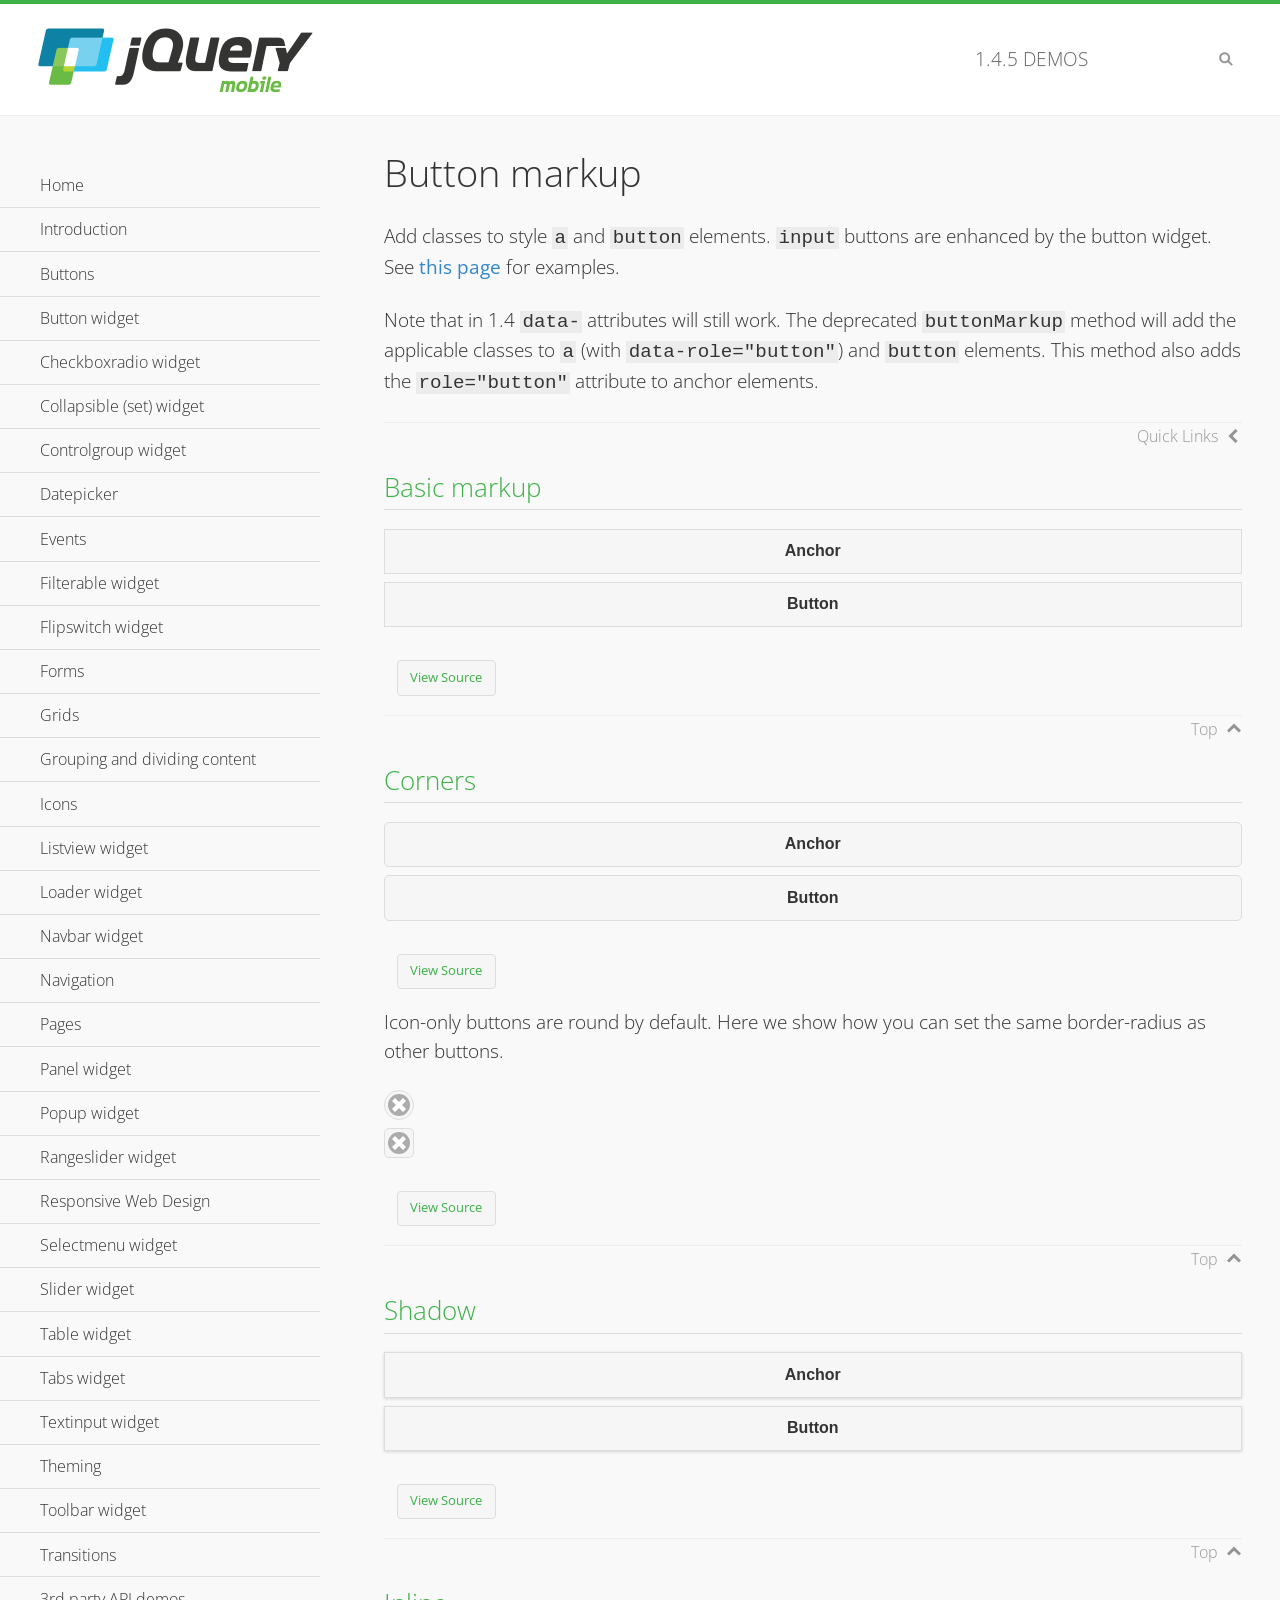
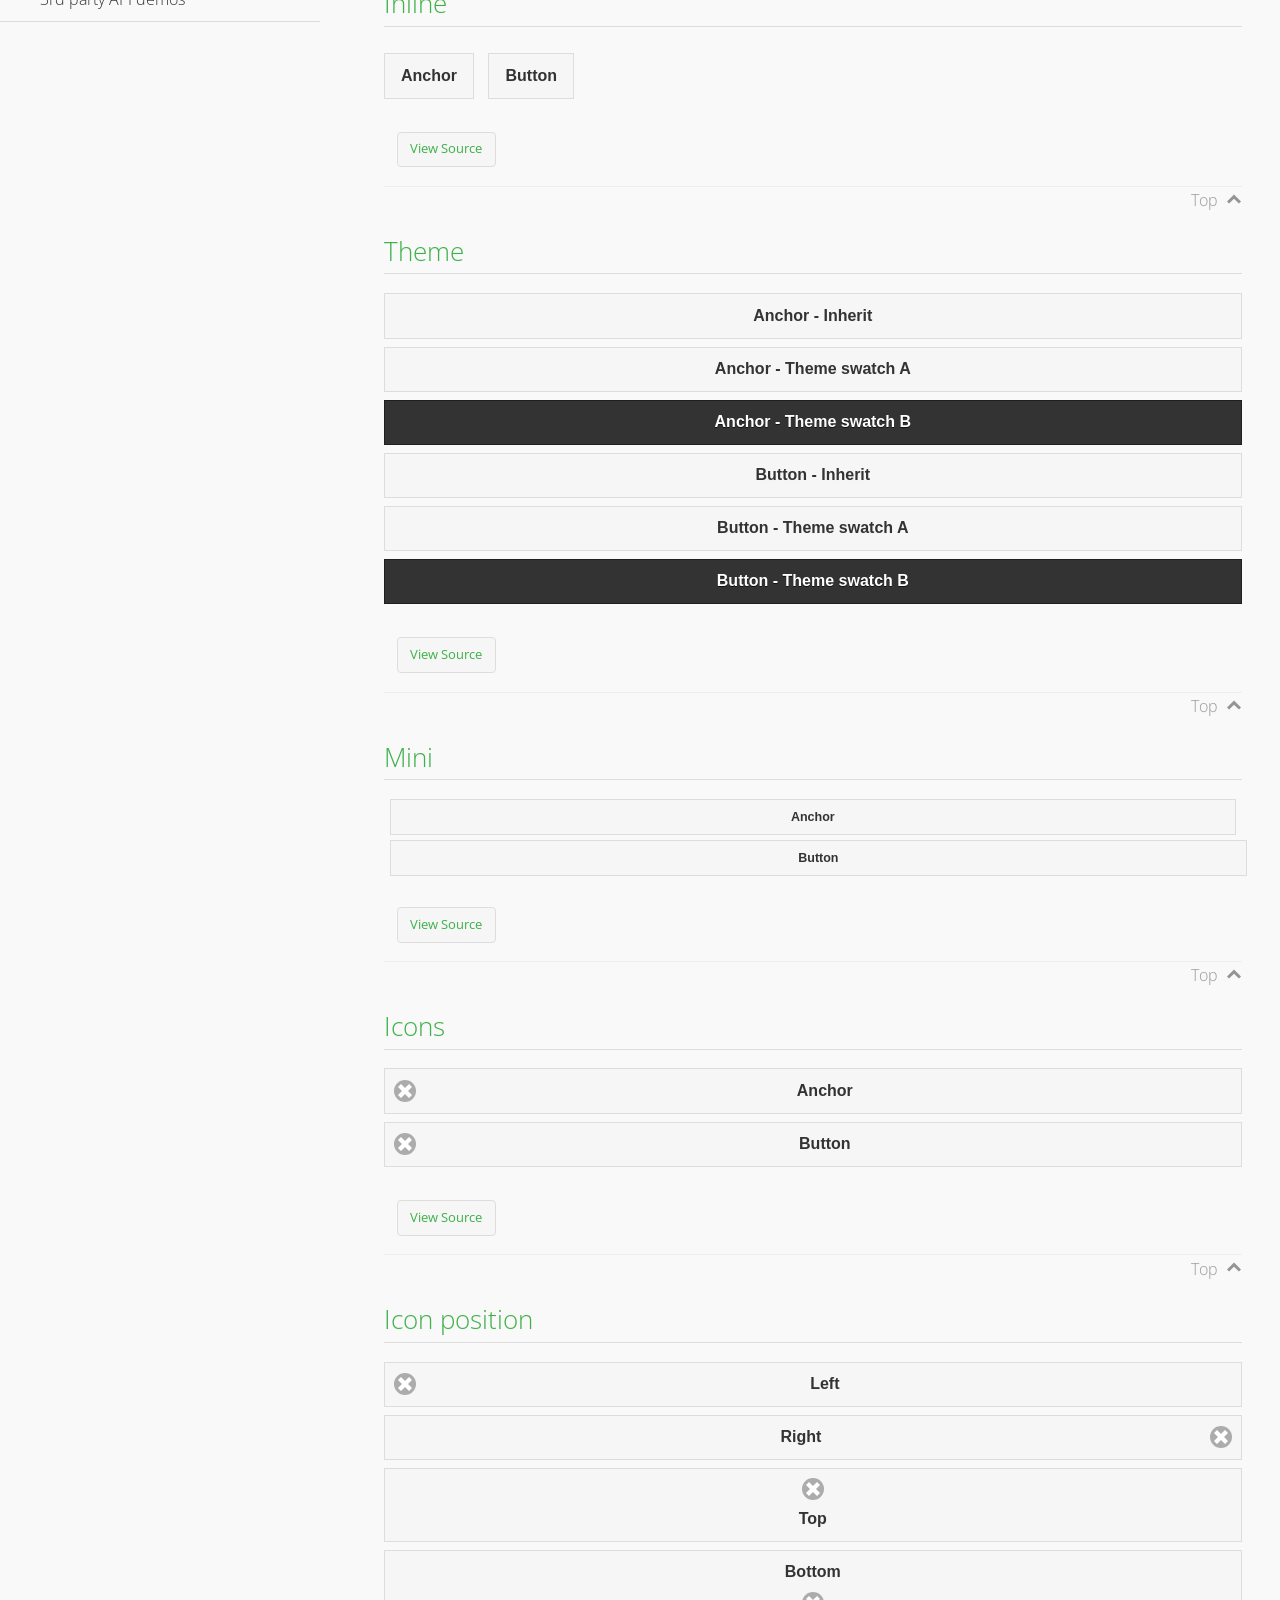
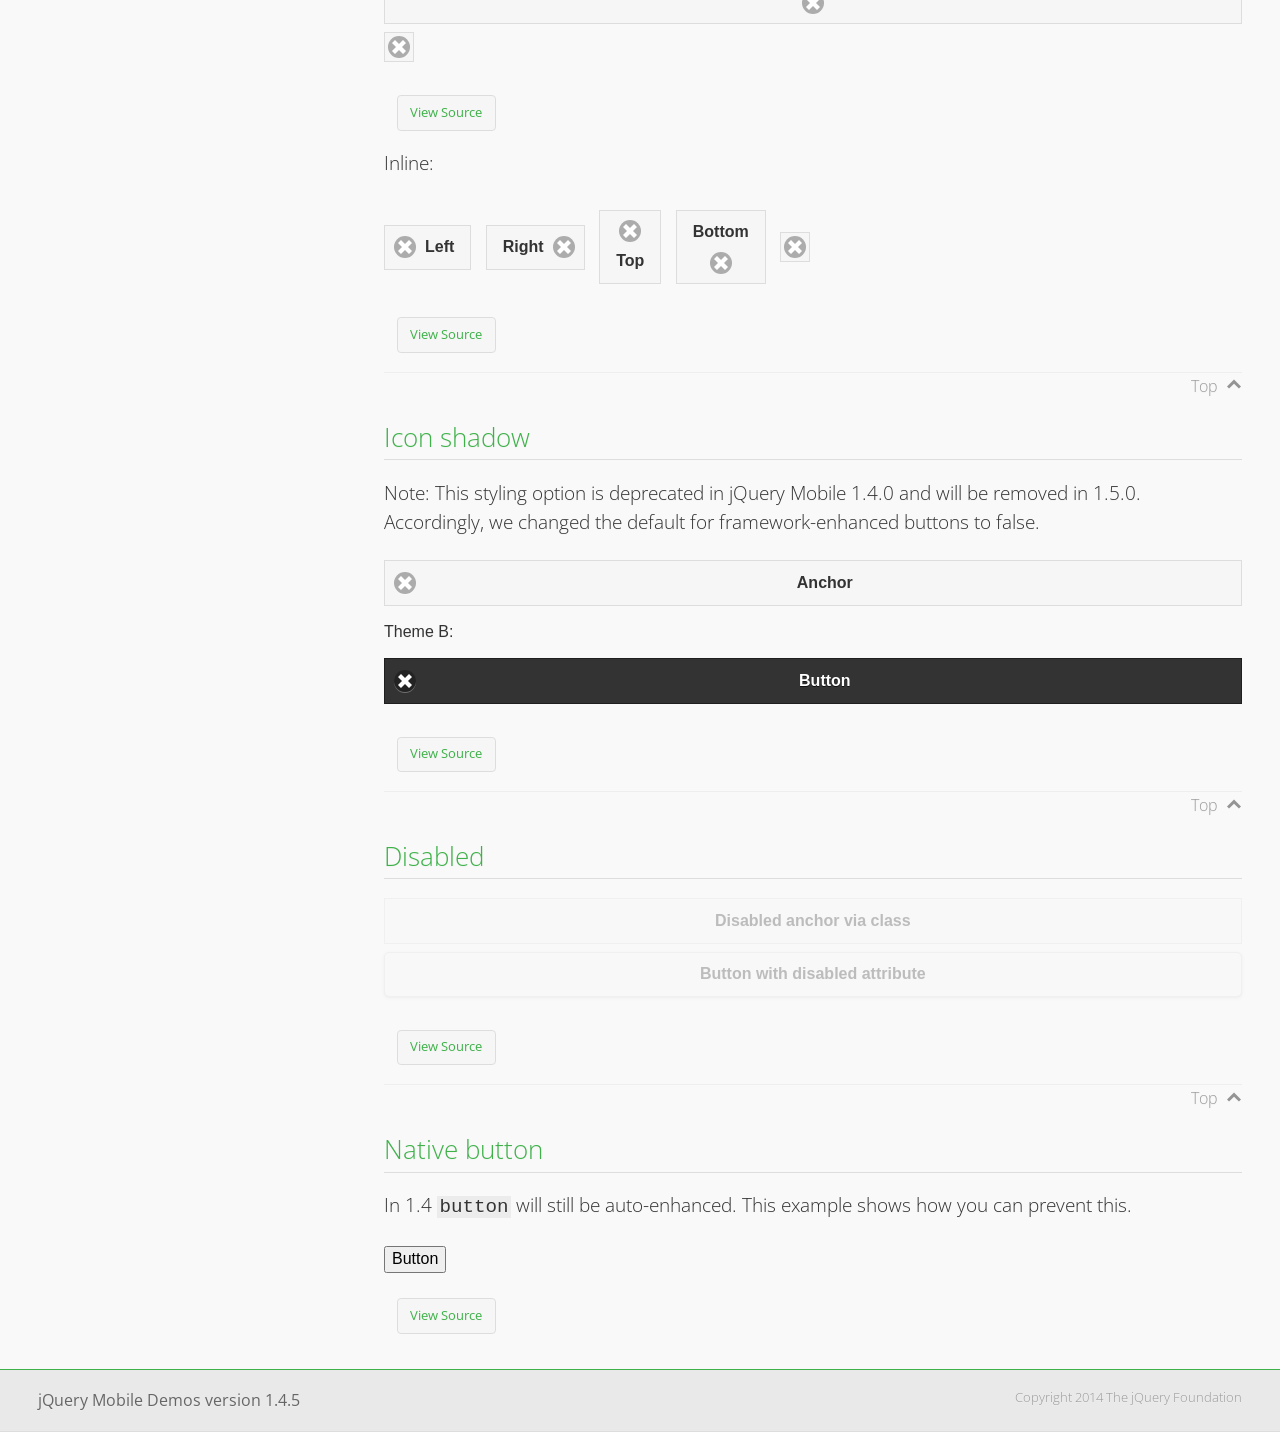
<file: www/css/demos/button-markup/index.html>
<!DOCTYPE html>
<html>
<head>
	<meta charset="utf-8">
	<meta name="viewport" content="width=device-width, initial-scale=1">
	<title>Button markup - jQuery Mobile Demos</title>
	<link rel="shortcut icon" href="../favicon.ico">
    <link rel="stylesheet" href="http://fonts.googleapis.com/css?family=Open+Sans:300,400,700">
	<link rel="stylesheet" href="../css/themes/default/jquery.mobile-1.4.5.min.css">
	<link rel="stylesheet" href="../_assets/css/jqm-demos.css">
	<script src="../js/jquery.js"></script>
	<script src="../_assets/js/index.js"></script>
	<script src="../js/jquery.mobile-1.4.5.min.js"></script>
	<style>
		#custom-border-radius .ui-btn-icon-notext.ui-corner-all {
			-webkit-border-radius: .3125em;
			border-radius: .3125em;
		}
	</style>
</head>
<body>
<div data-role="page" class="jqm-demos" data-quicklinks="true">

	<div data-role="header" class="jqm-header">
		<h2><a href="../" title="jQuery Mobile Demos home"><img src="../_assets/img/jquery-logo.png" alt="jQuery Mobile"></a></h2>
		<p><span class="jqm-version"></span> Demos</p>
		<a href="#" class="jqm-navmenu-link ui-btn ui-btn-icon-notext ui-corner-all ui-icon-bars ui-nodisc-icon ui-alt-icon ui-btn-left">Menu</a>
		<a href="#" class="jqm-search-link ui-btn ui-btn-icon-notext ui-corner-all ui-icon-search ui-nodisc-icon ui-alt-icon ui-btn-right">Search</a>
	</div><!-- /header -->

	<div role="main" class="ui-content jqm-content">

		<h1>Button markup</h1>

		<p>Add classes to style <code>a</code> and <code>button</code> elements. <code>input</code> buttons are enhanced by the button widget. See <a href="../button/" data-ajax="false">this page</a> for examples.</p>

		<p>Note that in 1.4 <code>data-</code> attributes will still work. The deprecated <code>buttonMarkup</code> method will add the applicable classes to <code>a</code> (with <code>data-role="button"</code>) and <code>button</code> elements. This method also adds the <code>role="button"</code> attribute to anchor elements.</p>

		<h2>Basic markup</h2>

		<div data-demo-html="true">
			<a href="#" class="ui-btn">Anchor</a>
			<button class="ui-btn">Button</button>
		</div><!--/demo-html -->

		<h2>Corners</h2>

		<div data-demo-html="true">
			<a href="#" class="ui-btn ui-corner-all">Anchor</a>
			<button class="ui-btn ui-corner-all">Button</button>
		</div><!--/demo-html -->

		<p>Icon-only buttons are round by default. Here we show how you can set the same border-radius as other buttons.</p>

		<div data-demo-html="true" data-demo-css="true">
			<a href="#" class="ui-btn ui-icon-delete ui-btn-icon-notext ui-corner-all">No text</a>
			<div id="custom-border-radius">
				<a href="#" class="ui-btn ui-icon-delete ui-btn-icon-notext ui-corner-all">No text</a>
			</div>
		</div><!--/demo-html -->

		<h2>Shadow</h2>

		<div data-demo-html="true">
			<a href="#" class="ui-btn ui-shadow">Anchor</a>
			<button class="ui-btn ui-shadow">Button</button>
		</div><!--/demo-html -->

		<h2>Inline</h2>

		<div data-demo-html="true">
			<a href="#" class="ui-btn ui-btn-inline">Anchor</a>
			<button class="ui-btn ui-btn-inline">Button</button>
		</div><!--/demo-html -->

		<h2>Theme</h2>

		<div data-demo-html="true">
			<a href="#" class="ui-btn">Anchor - Inherit</a>
			<a href="#" class="ui-btn ui-btn-a">Anchor - Theme swatch A</a>
			<a href="#" class="ui-btn ui-btn-b">Anchor - Theme swatch B</a>
			<button class="ui-btn">Button - Inherit</button>
			<button class="ui-btn ui-btn-a">Button - Theme swatch A</button>
			<button class="ui-btn ui-btn-b">Button - Theme swatch B</button>
		</div><!--/demo-html -->

		<h2>Mini</h2>

		<div data-demo-html="true">
			<a href="#" class="ui-btn ui-mini">Anchor</a>
			<button class="ui-btn ui-mini">Button</button>
		</div><!--/demo-html -->

		<h2>Icons</h2>

		<div data-demo-html="true">
			<a href="#" class="ui-btn ui-icon-delete ui-btn-icon-left">Anchor</a>
			<button class="ui-btn ui-icon-delete ui-btn-icon-left">Button</button>
		</div><!--/demo-html -->

		<h2>Icon position</h2>

		<div data-demo-html="true">
			<a href="#" class="ui-btn ui-icon-delete ui-btn-icon-left">Left</a>
			<a href="#" class="ui-btn ui-icon-delete ui-btn-icon-right">Right</a>
			<a href="#" class="ui-btn ui-icon-delete ui-btn-icon-top">Top</a>
			<a href="#" class="ui-btn ui-icon-delete ui-btn-icon-bottom">Bottom</a>
			<a href="#" class="ui-btn ui-icon-delete ui-btn-icon-notext">Icon only</a>
		</div><!--/demo-html -->

		<p>Inline:</p>

		<div data-demo-html="true">
			<a href="#" class="ui-btn ui-btn-inline ui-icon-delete ui-btn-icon-left">Left</a>
			<a href="#" class="ui-btn ui-btn-inline ui-icon-delete ui-btn-icon-right">Right</a>
			<a href="#" class="ui-btn ui-btn-inline ui-icon-delete ui-btn-icon-top">Top</a>
			<a href="#" class="ui-btn ui-btn-inline ui-icon-delete ui-btn-icon-bottom">Bottom</a>
			<a href="#" class="ui-btn ui-btn-inline ui-icon-delete ui-btn-icon-notext">Icon only</a>
		</div><!--/demo-html -->

		<h2>Icon shadow</h2>
		<p>Note: This styling option is deprecated in jQuery Mobile 1.4.0 and will be removed in 1.5.0. Accordingly, we changed the default for framework-enhanced buttons to false.</p>

		<div data-demo-html="true">
			<a href="#" class="ui-btn ui-icon-delete ui-btn-icon-left ui-shadow-icon">Anchor</a>
			<p>Theme B:</p>
			<button class="ui-btn ui-icon-delete ui-btn-icon-left ui-shadow-icon ui-btn-b">Button</button>
		</div><!--/demo-html -->

		<h2>Disabled</h2>

		<div data-demo-html="true">
			<a href="#" class="ui-btn ui-state-disabled">Disabled anchor via class</a>
			<button disabled>Button with disabled attribute</button>
		</div><!--/demo-html -->

		<h2>Native button</h2>
		<!-- TODO: Remove this demo in 1.5 -->
		<p>In 1.4 <code>button</code> will still be auto-enhanced. This example shows how you can prevent this.</p>

		<div data-demo-html="true">
			<button data-role="none">Button</button>
		</div><!--/demo-html -->

	</div><!-- /content -->
	    <div data-role="panel" class="jqm-navmenu-panel" data-position="left" data-display="overlay" data-theme="a">
	    	<ul class="jqm-list ui-alt-icon ui-nodisc-icon">
<li data-filtertext="demos homepage" data-icon="home"><a href=".././">Home</a></li>
<li data-filtertext="introduction overview getting started"><a href="../intro/" data-ajax="false">Introduction</a></li>
<li data-filtertext="buttons button markup buttonmarkup method anchor link button element"><a href="../button-markup/" data-ajax="false">Buttons</a></li>
<li data-filtertext="form button widget input button submit reset"><a href="../button/" data-ajax="false">Button widget</a></li>
<li data-role="collapsible" data-enhanced="true" data-collapsed-icon="carat-d" data-expanded-icon="carat-u" data-iconpos="right" data-inset="false" class="ui-collapsible ui-collapsible-themed-content ui-collapsible-collapsed">
	<h3 class="ui-collapsible-heading ui-collapsible-heading-collapsed">
		<a href="#" class="ui-collapsible-heading-toggle ui-btn ui-btn-icon-right ui-btn-inherit ui-icon-carat-d">
		    Checkboxradio widget<span class="ui-collapsible-heading-status"> click to expand contents</span>
		</a>
	</h3>
	<div class="ui-collapsible-content ui-body-inherit ui-collapsible-content-collapsed" aria-hidden="true">
		<ul>
			<li data-filtertext="form checkboxradio widget checkbox input checkboxes controlgroups"><a href="../checkboxradio-checkbox/" data-ajax="false">Checkboxes</a></li>
			<li data-filtertext="form checkboxradio widget radio input radio buttons controlgroups"><a href="../checkboxradio-radio/" data-ajax="false">Radio buttons</a></li>
		</ul>
	</div>
</li>
<li data-role="collapsible" data-enhanced="true" data-collapsed-icon="carat-d" data-expanded-icon="carat-u" data-iconpos="right" data-inset="false" class="ui-collapsible ui-collapsible-themed-content ui-collapsible-collapsed">
	<h3 class="ui-collapsible-heading ui-collapsible-heading-collapsed">
		<a href="#" class="ui-collapsible-heading-toggle ui-btn ui-btn-icon-right ui-btn-inherit ui-icon-carat-d">
			Collapsible (set) widget<span class="ui-collapsible-heading-status"> click to expand contents</span>
		</a>
	</h3>
	<div class="ui-collapsible-content ui-body-inherit ui-collapsible-content-collapsed" aria-hidden="true">
		<ul>
			<li data-filtertext="collapsibles content formatting"><a href="../collapsible/" data-ajax="false">Collapsible</a></li>
			<li data-filtertext="dynamic collapsible set accordion append expand"><a href="../collapsible-dynamic/" data-ajax="false">Dynamic collapsibles</a></li>
			<li data-filtertext="accordions collapsible set widget content formatting grouped collapsibles"><a href="../collapsibleset/" data-ajax="false">Collapsible set</a></li>
		</ul>
	</div>
</li>
<li data-role="collapsible" data-enhanced="true" data-collapsed-icon="carat-d" data-expanded-icon="carat-u" data-iconpos="right" data-inset="false" class="ui-collapsible ui-collapsible-themed-content ui-collapsible-collapsed">
	<h3 class="ui-collapsible-heading ui-collapsible-heading-collapsed">
		<a href="#" class="ui-collapsible-heading-toggle ui-btn ui-btn-icon-right ui-btn-inherit ui-icon-carat-d">
			Controlgroup widget<span class="ui-collapsible-heading-status"> click to expand contents</span>
		</a>
	</h3>
	<div class="ui-collapsible-content ui-body-inherit ui-collapsible-content-collapsed" aria-hidden="true">
		<ul>
			<li data-filtertext="controlgroups selectmenu checkboxradio input grouped buttons horizontal vertical"><a href="../controlgroup/" data-ajax="false">Controlgroup</a></li>
			<li data-filtertext="dynamic controlgroup dynamically add buttons"><a href="../controlgroup-dynamic/" data-ajax="false">Dynamic controlgroups</a></li>
		</ul>
	</div>
</li>
<li data-filtertext="form datepicker widget date input"><a href="../datepicker/" data-ajax="false">Datepicker</a></li>
<li data-role="collapsible" data-enhanced="true" data-collapsed-icon="carat-d" data-expanded-icon="carat-u" data-iconpos="right" data-inset="false" class="ui-collapsible ui-collapsible-themed-content ui-collapsible-collapsed">
	<h3 class="ui-collapsible-heading ui-collapsible-heading-collapsed">
		<a href="#" class="ui-collapsible-heading-toggle ui-btn ui-btn-icon-right ui-btn-inherit ui-icon-carat-d">
			Events<span class="ui-collapsible-heading-status"> click to expand contents</span>
		</a>
	</h3>
	<div class="ui-collapsible-content ui-body-inherit ui-collapsible-content-collapsed" aria-hidden="true">
		<ul>
			<li data-filtertext="swipe to delete list items listviews swipe events"><a href="../swipe-list/" data-ajax="false">Swipe list items</a></li>
			<li data-filtertext="swipe to navigate swipe page navigation swipe events"><a href="../swipe-page/" data-ajax="false">Swipe page navigation</a></li>
		</ul>
	</div>
</li>
<li data-filtertext="filterable filter elements sorting searching listview table"><a href="../filterable/" data-ajax="false">Filterable widget</a></li>
<li data-filtertext="form flipswitch widget flip toggle switch binary select checkbox input"><a href="../flipswitch/" data-ajax="false">Flipswitch widget</a></li>
<li data-role="collapsible" data-enhanced="true" data-collapsed-icon="carat-d" data-expanded-icon="carat-u" data-iconpos="right" data-inset="false" class="ui-collapsible ui-collapsible-themed-content ui-collapsible-collapsed">
	<h3 class="ui-collapsible-heading ui-collapsible-heading-collapsed">
		<a href="#" class="ui-collapsible-heading-toggle ui-btn ui-btn-icon-right ui-btn-inherit ui-icon-carat-d">
			Forms<span class="ui-collapsible-heading-status"> click to expand contents</span>
		</a>
	</h3>
	<div class="ui-collapsible-content ui-body-inherit ui-collapsible-content-collapsed" aria-hidden="true">
		<ul>
			<li data-filtertext="forms text checkbox radio range button submit reset inputs selects textarea slider flipswitch label form elements"><a href="../forms/" data-ajax="false">Forms</a></li>
			<li data-filtertext="form hide labels hidden accessible ui-hidden-accessible forms"><a href="../forms-label-hidden-accessible/" data-ajax="false">Hide labels</a></li>
			<li data-filtertext="form field containers fieldcontain ui-field-contain forms"><a href="../forms-field-contain/" data-ajax="false">Field containers</a></li>
			<li data-filtertext="forms disabled form elements"><a href="../forms-disabled/" data-ajax="false">Forms disabled</a></li>
			<li data-filtertext="forms gallery examples overview forms text checkbox radio range button submit reset inputs selects textarea slider flipswitch label form elements"><a href="../forms-gallery/" data-ajax="false">Forms gallery</a></li>
		</ul>
	</div>
</li>
<li data-role="collapsible" data-enhanced="true" data-collapsed-icon="carat-d" data-expanded-icon="carat-u" data-iconpos="right" data-inset="false" class="ui-collapsible ui-collapsible-themed-content ui-collapsible-collapsed">
	<h3 class="ui-collapsible-heading ui-collapsible-heading-collapsed">
		<a href="#" class="ui-collapsible-heading-toggle ui-btn ui-btn-icon-right ui-btn-inherit ui-icon-carat-d">
			Grids<span class="ui-collapsible-heading-status"> click to expand contents</span>
		</a>
	</h3>
	<div class="ui-collapsible-content ui-body-inherit ui-collapsible-content-collapsed" aria-hidden="true">
		<ul>
			<li data-filtertext="grids columns blocks content formatting rwd responsive css framework"><a href="../grids/" data-ajax="false">Grids</a></li>
			<li data-filtertext="buttons in grids css framework"><a href="../grids-buttons/" data-ajax="false">Buttons in grids</a></li>
			<li data-filtertext="custom responsive grids rwd css framework"><a href="../grids-custom-responsive/" data-ajax="false">Custom responsive grids</a></li>
		</ul>
	</div>
</li>
<li data-filtertext="blocks content formatting sections heading"><a href="../body-bar-classes/" data-ajax="false">Grouping and dividing content</a></li>
<li data-role="collapsible" data-enhanced="true" data-collapsed-icon="carat-d" data-expanded-icon="carat-u" data-iconpos="right" data-inset="false" class="ui-collapsible ui-collapsible-themed-content ui-collapsible-collapsed">
	<h3 class="ui-collapsible-heading ui-collapsible-heading-collapsed">
		<a href="#" class="ui-collapsible-heading-toggle ui-btn ui-btn-icon-right ui-btn-inherit ui-icon-carat-d">
			Icons<span class="ui-collapsible-heading-status"> click to expand contents</span>
		</a>
	</h3>
	<div class="ui-collapsible-content ui-body-inherit ui-collapsible-content-collapsed" aria-hidden="true">
		<ul>
			<li data-filtertext="button icons svg disc alt custom icon position"><a href="../icons/" data-ajax="false">Icons</a></li>
			<li data-filtertext=""><a href="../icons-grunticon/" data-ajax="false">Grunticon loader</a></li>
		</ul>
	</div>
</li>
<li data-role="collapsible" data-enhanced="true" data-collapsed-icon="carat-d" data-expanded-icon="carat-u" data-iconpos="right" data-inset="false" class="ui-collapsible ui-collapsible-themed-content ui-collapsible-collapsed">
	<h3 class="ui-collapsible-heading ui-collapsible-heading-collapsed">
		<a href="#" class="ui-collapsible-heading-toggle ui-btn ui-btn-icon-right ui-btn-inherit ui-icon-carat-d">
			Listview widget<span class="ui-collapsible-heading-status"> click to expand contents</span>
		</a>
	</h3>
	<div class="ui-collapsible-content ui-body-inherit ui-collapsible-content-collapsed" aria-hidden="true">
		<ul>
			<li data-filtertext="listview widget thumbnails icons nested split button collapsible ul ol"><a href="../listview/" data-ajax="false">Listview</a></li>
			<li data-filtertext="autocomplete filterable reveal listview filtertextbeforefilter placeholder"><a href="../listview-autocomplete/" data-ajax="false">Listview autocomplete</a></li>
			<li data-filtertext="autocomplete filterable reveal listview remote data filtertextbeforefilter placeholder"><a href="../listview-autocomplete-remote/" data-ajax="false">Listview autocomplete remote data</a></li>
			<li data-filtertext="autodividers anchor jump scroll linkbars listview lists ul ol"><a href="../listview-autodividers-linkbar/" data-ajax="false">Listview autodividers linkbar</a></li>
			<li data-filtertext="listview autodividers selector autodividersselector lists ul ol"><a href="../listview-autodividers-selector/" data-ajax="false">Listview autodividers selector</a></li>
			<li data-filtertext="listview nested list items"><a href="../listview-nested-lists/" data-ajax="false">Nested Listviews</a></li>
			<li data-filtertext="listview collapsible list items flat"><a href="../listview-collapsible-item-flat/" data-ajax="false">Listview collapsible list items (flat)</a></li>
			<li data-filtertext="listview collapsible list indented"><a href="../listview-collapsible-item-indented/" data-ajax="false">Listview collapsible list items (indented)</a></li>
			<li data-filtertext="grid listview responsive grids responsive listviews lists ul"><a href="../listview-grid/" data-ajax="false">Listview responsive grid</a></li>
		</ul>
	</div>
</li>
<li data-filtertext="loader widget page loading navigation overlay spinner"><a href="../loader/" data-ajax="false">Loader widget</a></li>
<li data-filtertext="navbar widget navmenu toolbars header footer"><a href="../navbar/" data-ajax="false">Navbar widget</a></li>
<li data-role="collapsible" data-enhanced="true" data-collapsed-icon="carat-d" data-expanded-icon="carat-u" data-iconpos="right" data-inset="false" class="ui-collapsible ui-collapsible-themed-content ui-collapsible-collapsed">
	<h3 class="ui-collapsible-heading ui-collapsible-heading-collapsed">
		<a href="#" class="ui-collapsible-heading-toggle ui-btn ui-btn-icon-right ui-btn-inherit ui-icon-carat-d">
			Navigation<span class="ui-collapsible-heading-status"> click to expand contents</span>
		</a>
	</h3>
	<div class="ui-collapsible-content ui-body-inherit ui-collapsible-content-collapsed" aria-hidden="true">
		<ul>
			<li data-filtertext="ajax navigation navigate widget history event method"><a href="../navigation/" data-ajax="false">Navigation</a></li>
			<li data-filtertext="linking pages page links navigation ajax prefetch cache"><a href="../navigation-linking-pages/" data-ajax="false">Linking pages</a></li>
			<!-- <li data-filtertext="php redirect server redirection server-side navigation"><a href="../navigation-php-redirect/" data-ajax="false">PHP redirect demo</a></li>-->
			<li data-filtertext="navigation redirection hash query"><a href="../navigation-hash-processing/" data-ajax="false">Hash processing demo</a></li>
			<li data-filtertext="navigation redirection hash query"><a href="../page-events/" data-ajax="false">Page Navigation Events</a></li>
		</ul>
	</div>
</li>
<li data-role="collapsible" data-enhanced="true" data-collapsed-icon="carat-d" data-expanded-icon="carat-u" data-iconpos="right" data-inset="false" class="ui-collapsible ui-collapsible-themed-content ui-collapsible-collapsed">
	<h3 class="ui-collapsible-heading ui-collapsible-heading-collapsed">
		<a href="#" class="ui-collapsible-heading-toggle ui-btn ui-btn-icon-right ui-btn-inherit ui-icon-carat-d">
			Pages<span class="ui-collapsible-heading-status"> click to expand contents</span>
		</a>
	</h3>
	<div class="ui-collapsible-content ui-body-inherit ui-collapsible-content-collapsed" aria-hidden="true">
		<ul>
			<li data-filtertext="pages page widget ajax navigation"><a href="../pages/" data-ajax="false">Pages</a></li>
			<li data-filtertext="single page"><a href="../pages-single-page/" data-ajax="false">Single page</a></li>
			<li data-filtertext="multipage multi-page page"><a href="../pages-multi-page/" data-ajax="false">Multi-page template</a></li>
			<li data-filtertext="dialog page widget modal popup"><a href="../pages-dialog/" data-ajax="false">Dialog page</a></li>
		</ul>
	</div>
</li>
<li data-role="collapsible" data-enhanced="true" data-collapsed-icon="carat-d" data-expanded-icon="carat-u" data-iconpos="right" data-inset="false" class="ui-collapsible ui-collapsible-themed-content ui-collapsible-collapsed">
	<h3 class="ui-collapsible-heading ui-collapsible-heading-collapsed">
		<a href="#" class="ui-collapsible-heading-toggle ui-btn ui-btn-icon-right ui-btn-inherit ui-icon-carat-d">
			Panel widget<span class="ui-collapsible-heading-status"> click to expand contents</span>
		</a>
	</h3>
	<div class="ui-collapsible-content ui-body-inherit ui-collapsible-content-collapsed" aria-hidden="true">
		<ul>
			<li data-filtertext="panel widget sliding panels reveal push overlay responsive"><a href="../panel/" data-ajax="false">Panel</a></li>
			<li data-filtertext=""><a href="../panel-external/" data-ajax="false">External panels</a></li>
			<li data-filtertext="panel "><a href="../panel-fixed/" data-ajax="false">Fixed panels</a></li>
			<li data-filtertext="panel slide panels sliding panels shadow rwd responsive breakpoint"><a href="../panel-responsive/" data-ajax="false">Panels responsive</a></li>
			<li data-filtertext="panel custom style custom panel width reveal shadow listview panel styling page background wrapper"><a href="../panel-styling/" data-ajax="false">Custom panel style</a></li>
			<li data-filtertext="panel open on swipe"><a href="../panel-swipe-open/" data-ajax="false">Panel open on swipe</a></li>
			<li data-filtertext="panels outside page internal external toolbars"><a href="../panel-external-internal/" data-ajax="false">Panel external and internal</a></li>
		</ul>
	</div>
</li>
<li data-role="collapsible" data-enhanced="true" data-collapsed-icon="carat-d" data-expanded-icon="carat-u" data-iconpos="right" data-inset="false" class="ui-collapsible ui-collapsible-themed-content ui-collapsible-collapsed">
	<h3 class="ui-collapsible-heading ui-collapsible-heading-collapsed">
		<a href="#" class="ui-collapsible-heading-toggle ui-btn ui-btn-icon-right ui-btn-inherit ui-icon-carat-d">
			Popup widget<span class="ui-collapsible-heading-status"> click to expand contents</span>
		</a>
	</h3>
	<div class="ui-collapsible-content ui-body-inherit ui-collapsible-content-collapsed" aria-hidden="true">
		<ul>
			<li data-filtertext="popup widget popups dialog modal transition tooltip lightbox form overlay screen flip pop fade transition"><a href="../popup/" data-ajax="false">Popup</a></li>
			<li data-filtertext="popup alignment position"><a href="../popup-alignment/" data-ajax="false">Popup alignment</a></li>
			<li data-filtertext="popup arrow size popups popover"><a href="../popup-arrow-size/" data-ajax="false">Popup arrow size</a></li>
			<li data-filtertext="dynamic popups popup images lightbox"><a href="../popup-dynamic/" data-ajax="false">Dynamic popups</a></li>
			<li data-filtertext="popups with iframes scaling"><a href="../popup-iframe/" data-ajax="false">Popups with iframes</a></li>
			<li data-filtertext="popup image scaling"><a href="../popup-image-scaling/" data-ajax="false">Popup image scaling</a></li>
			<li data-filtertext="external popup outside multi-page"><a href="../popup-outside-multipage/" data-ajax="false">Popup outside multi-page</a></li>
		</ul>
	</div>
</li>
<li data-filtertext="form rangeslider widget dual sliders dual handle sliders range input"><a href="../rangeslider/" data-ajax="false">Rangeslider widget</a></li>
<li data-filtertext="responsive web design rwd adaptive progressive enhancement PE accessible mobile breakpoints media query media queries"><a href="../rwd/" data-ajax="false">Responsive Web Design</a></li>
<li data-role="collapsible" data-enhanced="true" data-collapsed-icon="carat-d" data-expanded-icon="carat-u" data-iconpos="right" data-inset="false" class="ui-collapsible ui-collapsible-themed-content ui-collapsible-collapsed">
	<h3 class="ui-collapsible-heading ui-collapsible-heading-collapsed">
		<a href="#" class="ui-collapsible-heading-toggle ui-btn ui-btn-icon-right ui-btn-inherit ui-icon-carat-d">
			Selectmenu widget<span class="ui-collapsible-heading-status"> click to expand contents</span>
		</a>
	</h3>
	<div class="ui-collapsible-content ui-body-inherit ui-collapsible-content-collapsed" aria-hidden="true">
		<ul>
			<li data-filtertext="form selectmenu widget select input custom select menu selects"><a href="../selectmenu/" data-ajax="false">Selectmenu</a></li>
			<li data-filtertext="form custom select menu selectmenu widget custom menu option optgroup multiple selects"><a href="../selectmenu-custom/" data-ajax="false">Custom select menu</a></li>
			<li data-filtertext="filterable select filter popup dialog"><a href="../selectmenu-custom-filter/" data-ajax="false">Custom select menu with filter</a></li>
		</ul>
	</div>
</li>
<li data-role="collapsible" data-enhanced="true" data-collapsed-icon="carat-d" data-expanded-icon="carat-u" data-iconpos="right" data-inset="false" class="ui-collapsible ui-collapsible-themed-content ui-collapsible-collapsed">
	<h3 class="ui-collapsible-heading ui-collapsible-heading-collapsed">
		<a href="#" class="ui-collapsible-heading-toggle ui-btn ui-btn-icon-right ui-btn-inherit ui-icon-carat-d">
			Slider widget<span class="ui-collapsible-heading-status"> click to expand contents</span>
		</a>
	</h3>
	<div class="ui-collapsible-content ui-body-inherit ui-collapsible-content-collapsed" aria-hidden="true">
		<ul>
			<li data-filtertext="form slider widget range input single sliders"><a href="../slider/" data-ajax="false">Slider</a></li>
			<li data-filtertext="form slider widget flipswitch slider binary select flip toggle switch"><a href="../slider-flipswitch/" data-ajax="false">Slider flip toggle switch</a></li>
			<li data-filtertext="form slider tooltip handle value input range sliders"><a href="../slider-tooltip/" data-ajax="false">Slider tooltip</a></li>
		</ul>
	</div>
</li>
<li data-role="collapsible" data-enhanced="true" data-collapsed-icon="carat-d" data-expanded-icon="carat-u" data-iconpos="right" data-inset="false" class="ui-collapsible ui-collapsible-themed-content ui-collapsible-collapsed">
	<h3 class="ui-collapsible-heading ui-collapsible-heading-collapsed">
		<a href="#" class="ui-collapsible-heading-toggle ui-btn ui-btn-icon-right ui-btn-inherit ui-icon-carat-d">
			Table widget<span class="ui-collapsible-heading-status"> click to expand contents</span>
		</a>
	</h3>
	<div class="ui-collapsible-content ui-body-inherit ui-collapsible-content-collapsed" aria-hidden="true">
		<ul>
			<li data-filtertext="table widget reflow column toggle th td responsive tables rwd hide show tabular"><a href="../table-column-toggle/" data-ajax="false">Table Column Toggle</a></li>
			<li data-filtertext="table column toggle phone comparison demo"><a href="../table-column-toggle-example/" data-ajax="false">Table Column Toggle demo</a></li>
			<li data-filtertext="responsive tables table column toggle heading groups rwd breakpoint"><a href="../table-column-toggle-heading-groups/" data-ajax="false">Table Column Toggle heading groups</a></li>
			<li data-filtertext="responsive tables table column toggle hide rwd breakpoint customization options"><a href="../table-column-toggle-options/" data-ajax="false">Table Column Toggle options</a></li>
			<li data-filtertext="table reflow th td responsive rwd columns tabular"><a href="../table-reflow/" data-ajax="false">Table Reflow</a></li>
			<li data-filtertext="responsive tables table reflow heading groups rwd breakpoint"><a href="../table-reflow-heading-groups/" data-ajax="false">Table Reflow heading groups</a></li>
			<li data-filtertext="responsive tables table reflow stripes strokes table style"><a href="../table-reflow-stripes-strokes/" data-ajax="false">Table Reflow stripes and strokes</a></li>
			<li data-filtertext="responsive tables table reflow stack custom styles"><a href="../table-reflow-styling/" data-ajax="false">Table Reflow custom styles</a></li>
		</ul>
	</div>
</li>
<li data-filtertext="ui tabs widget"><a href="../tabs/" data-ajax="false">Tabs widget</a></li>
<li data-filtertext="form textinput widget text input textarea number date time tel email file color password"><a href="../textinput/" data-ajax="false">Textinput widget</a></li>
<li data-role="collapsible" data-enhanced="true" data-collapsed-icon="carat-d" data-expanded-icon="carat-u" data-iconpos="right" data-inset="false" class="ui-collapsible ui-collapsible-themed-content ui-collapsible-collapsed">
	<h3 class="ui-collapsible-heading ui-collapsible-heading-collapsed">
		<a href="#" class="ui-collapsible-heading-toggle ui-btn ui-btn-icon-right ui-btn-inherit ui-icon-carat-d">
			Theming<span class="ui-collapsible-heading-status"> click to expand contents</span>
		</a>
	</h3>
	<div class="ui-collapsible-content ui-body-inherit ui-collapsible-content-collapsed" aria-hidden="true">
		<ul>
			<li data-filtertext="default theme swatches theming style css"><a href="../theme-default/" data-ajax="false">Default theme</a></li>
			<li data-filtertext="classic theme old theme swatches theming style css"><a href="../theme-classic/" data-ajax="false">Classic theme</a></li>
		</ul>
	</div>
</li>
<li data-role="collapsible" data-enhanced="true" data-collapsed-icon="carat-d" data-expanded-icon="carat-u" data-iconpos="right" data-inset="false" class="ui-collapsible ui-collapsible-themed-content ui-collapsible-collapsed">
	<h3 class="ui-collapsible-heading ui-collapsible-heading-collapsed">
		<a href="#" class="ui-collapsible-heading-toggle ui-btn ui-btn-icon-right ui-btn-inherit ui-icon-carat-d">
			Toolbar widget<span class="ui-collapsible-heading-status"> click to expand contents</span>
		</a>
	</h3>
	<div class="ui-collapsible-content ui-body-inherit ui-collapsible-content-collapsed" aria-hidden="true">
		<ul>
			<li data-filtertext="toolbar widget header footer toolbars fixed fullscreen external sections"><a href="../toolbar/" data-ajax="false">Toolbar</a></li>
			<li data-filtertext="dynamic toolbars dynamically add toolbar header footer"><a href="../toolbar-dynamic/" data-ajax="false">Dynamic toolbars</a></li>
			<li data-filtertext="external toolbars header footer"><a href="../toolbar-external/" data-ajax="false">External toolbars</a></li>
			<li data-filtertext="fixed toolbars header footer"><a href="../toolbar-fixed/" data-ajax="false">Fixed toolbars</a></li>
			<li data-filtertext="fixed fullscreen toolbars header footer"><a href="../toolbar-fixed-fullscreen/" data-ajax="false">Fullscreen toolbars</a></li>
			<li data-filtertext="external fixed toolbars header footer"><a href="../toolbar-fixed-external/" data-ajax="false">Fixed external toolbars</a></li>
			<li data-filtertext="external persistent toolbars header footer navbar navmenu"><a href="../toolbar-fixed-persistent/" data-ajax="false">Persistent toolbars</a></li>
			<li data-filtertext="external ajax optimized toolbars persistent toolbars header footer navbar"><a href="../toolbar-fixed-persistent-optimized/" data-ajax="false">Ajax optimized toolbars</a></li>
			<li data-filtertext="form in toolbars header footer"><a href="../toolbar-fixed-forms/" data-ajax="false">Form in toolbar</a></li>
		</ul>
	</div>
</li>
<li data-filtertext="page transitions animated pages popup navigation flip slide fade pop"><a href="../transitions/" data-ajax="false">Transitions</a></li>
<li data-role="collapsible" data-enhanced="true" data-collapsed-icon="carat-d" data-expanded-icon="carat-u" data-iconpos="right" data-inset="false" class="ui-collapsible ui-collapsible-themed-content ui-collapsible-collapsed">
	<h3 class="ui-collapsible-heading ui-collapsible-heading-collapsed">
		<a href="#" class="ui-collapsible-heading-toggle ui-btn ui-btn-icon-right ui-btn-inherit ui-icon-carat-d">
			3rd party API demos<span class="ui-collapsible-heading-status"> click to expand contents</span>
		</a>
	</h3>
	<div class="ui-collapsible-content ui-body-inherit ui-collapsible-content-collapsed" aria-hidden="true">
		<ul>
			<li data-filtertext="backbone requirejs navigation router"><a href="../backbone-requirejs/" data-ajax="false">Backbone RequireJS</a></li>
			<li data-filtertext="google maps geolocation demo"><a href="../map-geolocation/" data-ajax="false">Google Maps geolocation</a></li>
			<li data-filtertext="google maps hybrid"><a href="../map-list-toggle/" data-ajax="false">Google Maps list toggle</a></li>
		</ul>
	</div>
</li>



		     </ul>
		</div><!-- /panel -->


	<div data-role="footer" data-position="fixed" data-tap-toggle="false" class="jqm-footer">
		<p>jQuery Mobile Demos version <span class="jqm-version"></span></p>
		<p>Copyright 2014 The jQuery Foundation</p>
	</div><!-- /footer -->
	<!-- TODO: This should become an external panel so we can add input to markup (unique ID) -->
    <div data-role="panel" class="jqm-search-panel" data-position="right" data-display="overlay" data-theme="a">
		<div class="jqm-search">
			<ul class="jqm-list" data-filter-placeholder="Search demos..." data-filter-reveal="true">
<li data-filtertext="demos homepage" data-icon="home"><a href=".././">Home</a></li>
<li data-filtertext="introduction overview getting started"><a href="../intro/" data-ajax="false">Introduction</a></li>
<li data-filtertext="buttons button markup buttonmarkup method anchor link button element"><a href="../button-markup/" data-ajax="false">Buttons</a></li>
<li data-filtertext="form button widget input button submit reset"><a href="../button/" data-ajax="false">Button widget</a></li>
<li data-role="collapsible" data-enhanced="true" data-collapsed-icon="carat-d" data-expanded-icon="carat-u" data-iconpos="right" data-inset="false" class="ui-collapsible ui-collapsible-themed-content ui-collapsible-collapsed">
	<h3 class="ui-collapsible-heading ui-collapsible-heading-collapsed">
		<a href="#" class="ui-collapsible-heading-toggle ui-btn ui-btn-icon-right ui-btn-inherit ui-icon-carat-d">
		    Checkboxradio widget<span class="ui-collapsible-heading-status"> click to expand contents</span>
		</a>
	</h3>
	<div class="ui-collapsible-content ui-body-inherit ui-collapsible-content-collapsed" aria-hidden="true">
		<ul>
			<li data-filtertext="form checkboxradio widget checkbox input checkboxes controlgroups"><a href="../checkboxradio-checkbox/" data-ajax="false">Checkboxes</a></li>
			<li data-filtertext="form checkboxradio widget radio input radio buttons controlgroups"><a href="../checkboxradio-radio/" data-ajax="false">Radio buttons</a></li>
		</ul>
	</div>
</li>
<li data-role="collapsible" data-enhanced="true" data-collapsed-icon="carat-d" data-expanded-icon="carat-u" data-iconpos="right" data-inset="false" class="ui-collapsible ui-collapsible-themed-content ui-collapsible-collapsed">
	<h3 class="ui-collapsible-heading ui-collapsible-heading-collapsed">
		<a href="#" class="ui-collapsible-heading-toggle ui-btn ui-btn-icon-right ui-btn-inherit ui-icon-carat-d">
			Collapsible (set) widget<span class="ui-collapsible-heading-status"> click to expand contents</span>
		</a>
	</h3>
	<div class="ui-collapsible-content ui-body-inherit ui-collapsible-content-collapsed" aria-hidden="true">
		<ul>
			<li data-filtertext="collapsibles content formatting"><a href="../collapsible/" data-ajax="false">Collapsible</a></li>
			<li data-filtertext="dynamic collapsible set accordion append expand"><a href="../collapsible-dynamic/" data-ajax="false">Dynamic collapsibles</a></li>
			<li data-filtertext="accordions collapsible set widget content formatting grouped collapsibles"><a href="../collapsibleset/" data-ajax="false">Collapsible set</a></li>
		</ul>
	</div>
</li>
<li data-role="collapsible" data-enhanced="true" data-collapsed-icon="carat-d" data-expanded-icon="carat-u" data-iconpos="right" data-inset="false" class="ui-collapsible ui-collapsible-themed-content ui-collapsible-collapsed">
	<h3 class="ui-collapsible-heading ui-collapsible-heading-collapsed">
		<a href="#" class="ui-collapsible-heading-toggle ui-btn ui-btn-icon-right ui-btn-inherit ui-icon-carat-d">
			Controlgroup widget<span class="ui-collapsible-heading-status"> click to expand contents</span>
		</a>
	</h3>
	<div class="ui-collapsible-content ui-body-inherit ui-collapsible-content-collapsed" aria-hidden="true">
		<ul>
			<li data-filtertext="controlgroups selectmenu checkboxradio input grouped buttons horizontal vertical"><a href="../controlgroup/" data-ajax="false">Controlgroup</a></li>
			<li data-filtertext="dynamic controlgroup dynamically add buttons"><a href="../controlgroup-dynamic/" data-ajax="false">Dynamic controlgroups</a></li>
		</ul>
	</div>
</li>
<li data-filtertext="form datepicker widget date input"><a href="../datepicker/" data-ajax="false">Datepicker</a></li>
<li data-role="collapsible" data-enhanced="true" data-collapsed-icon="carat-d" data-expanded-icon="carat-u" data-iconpos="right" data-inset="false" class="ui-collapsible ui-collapsible-themed-content ui-collapsible-collapsed">
	<h3 class="ui-collapsible-heading ui-collapsible-heading-collapsed">
		<a href="#" class="ui-collapsible-heading-toggle ui-btn ui-btn-icon-right ui-btn-inherit ui-icon-carat-d">
			Events<span class="ui-collapsible-heading-status"> click to expand contents</span>
		</a>
	</h3>
	<div class="ui-collapsible-content ui-body-inherit ui-collapsible-content-collapsed" aria-hidden="true">
		<ul>
			<li data-filtertext="swipe to delete list items listviews swipe events"><a href="../swipe-list/" data-ajax="false">Swipe list items</a></li>
			<li data-filtertext="swipe to navigate swipe page navigation swipe events"><a href="../swipe-page/" data-ajax="false">Swipe page navigation</a></li>
		</ul>
	</div>
</li>
<li data-filtertext="filterable filter elements sorting searching listview table"><a href="../filterable/" data-ajax="false">Filterable widget</a></li>
<li data-filtertext="form flipswitch widget flip toggle switch binary select checkbox input"><a href="../flipswitch/" data-ajax="false">Flipswitch widget</a></li>
<li data-role="collapsible" data-enhanced="true" data-collapsed-icon="carat-d" data-expanded-icon="carat-u" data-iconpos="right" data-inset="false" class="ui-collapsible ui-collapsible-themed-content ui-collapsible-collapsed">
	<h3 class="ui-collapsible-heading ui-collapsible-heading-collapsed">
		<a href="#" class="ui-collapsible-heading-toggle ui-btn ui-btn-icon-right ui-btn-inherit ui-icon-carat-d">
			Forms<span class="ui-collapsible-heading-status"> click to expand contents</span>
		</a>
	</h3>
	<div class="ui-collapsible-content ui-body-inherit ui-collapsible-content-collapsed" aria-hidden="true">
		<ul>
			<li data-filtertext="forms text checkbox radio range button submit reset inputs selects textarea slider flipswitch label form elements"><a href="../forms/" data-ajax="false">Forms</a></li>
			<li data-filtertext="form hide labels hidden accessible ui-hidden-accessible forms"><a href="../forms-label-hidden-accessible/" data-ajax="false">Hide labels</a></li>
			<li data-filtertext="form field containers fieldcontain ui-field-contain forms"><a href="../forms-field-contain/" data-ajax="false">Field containers</a></li>
			<li data-filtertext="forms disabled form elements"><a href="../forms-disabled/" data-ajax="false">Forms disabled</a></li>
			<li data-filtertext="forms gallery examples overview forms text checkbox radio range button submit reset inputs selects textarea slider flipswitch label form elements"><a href="../forms-gallery/" data-ajax="false">Forms gallery</a></li>
		</ul>
	</div>
</li>
<li data-role="collapsible" data-enhanced="true" data-collapsed-icon="carat-d" data-expanded-icon="carat-u" data-iconpos="right" data-inset="false" class="ui-collapsible ui-collapsible-themed-content ui-collapsible-collapsed">
	<h3 class="ui-collapsible-heading ui-collapsible-heading-collapsed">
		<a href="#" class="ui-collapsible-heading-toggle ui-btn ui-btn-icon-right ui-btn-inherit ui-icon-carat-d">
			Grids<span class="ui-collapsible-heading-status"> click to expand contents</span>
		</a>
	</h3>
	<div class="ui-collapsible-content ui-body-inherit ui-collapsible-content-collapsed" aria-hidden="true">
		<ul>
			<li data-filtertext="grids columns blocks content formatting rwd responsive css framework"><a href="../grids/" data-ajax="false">Grids</a></li>
			<li data-filtertext="buttons in grids css framework"><a href="../grids-buttons/" data-ajax="false">Buttons in grids</a></li>
			<li data-filtertext="custom responsive grids rwd css framework"><a href="../grids-custom-responsive/" data-ajax="false">Custom responsive grids</a></li>
		</ul>
	</div>
</li>
<li data-filtertext="blocks content formatting sections heading"><a href="../body-bar-classes/" data-ajax="false">Grouping and dividing content</a></li>
<li data-role="collapsible" data-enhanced="true" data-collapsed-icon="carat-d" data-expanded-icon="carat-u" data-iconpos="right" data-inset="false" class="ui-collapsible ui-collapsible-themed-content ui-collapsible-collapsed">
	<h3 class="ui-collapsible-heading ui-collapsible-heading-collapsed">
		<a href="#" class="ui-collapsible-heading-toggle ui-btn ui-btn-icon-right ui-btn-inherit ui-icon-carat-d">
			Icons<span class="ui-collapsible-heading-status"> click to expand contents</span>
		</a>
	</h3>
	<div class="ui-collapsible-content ui-body-inherit ui-collapsible-content-collapsed" aria-hidden="true">
		<ul>
			<li data-filtertext="button icons svg disc alt custom icon position"><a href="../icons/" data-ajax="false">Icons</a></li>
			<li data-filtertext=""><a href="../icons-grunticon/" data-ajax="false">Grunticon loader</a></li>
		</ul>
	</div>
</li>
<li data-role="collapsible" data-enhanced="true" data-collapsed-icon="carat-d" data-expanded-icon="carat-u" data-iconpos="right" data-inset="false" class="ui-collapsible ui-collapsible-themed-content ui-collapsible-collapsed">
	<h3 class="ui-collapsible-heading ui-collapsible-heading-collapsed">
		<a href="#" class="ui-collapsible-heading-toggle ui-btn ui-btn-icon-right ui-btn-inherit ui-icon-carat-d">
			Listview widget<span class="ui-collapsible-heading-status"> click to expand contents</span>
		</a>
	</h3>
	<div class="ui-collapsible-content ui-body-inherit ui-collapsible-content-collapsed" aria-hidden="true">
		<ul>
			<li data-filtertext="listview widget thumbnails icons nested split button collapsible ul ol"><a href="../listview/" data-ajax="false">Listview</a></li>
			<li data-filtertext="autocomplete filterable reveal listview filtertextbeforefilter placeholder"><a href="../listview-autocomplete/" data-ajax="false">Listview autocomplete</a></li>
			<li data-filtertext="autocomplete filterable reveal listview remote data filtertextbeforefilter placeholder"><a href="../listview-autocomplete-remote/" data-ajax="false">Listview autocomplete remote data</a></li>
			<li data-filtertext="autodividers anchor jump scroll linkbars listview lists ul ol"><a href="../listview-autodividers-linkbar/" data-ajax="false">Listview autodividers linkbar</a></li>
			<li data-filtertext="listview autodividers selector autodividersselector lists ul ol"><a href="../listview-autodividers-selector/" data-ajax="false">Listview autodividers selector</a></li>
			<li data-filtertext="listview nested list items"><a href="../listview-nested-lists/" data-ajax="false">Nested Listviews</a></li>
			<li data-filtertext="listview collapsible list items flat"><a href="../listview-collapsible-item-flat/" data-ajax="false">Listview collapsible list items (flat)</a></li>
			<li data-filtertext="listview collapsible list indented"><a href="../listview-collapsible-item-indented/" data-ajax="false">Listview collapsible list items (indented)</a></li>
			<li data-filtertext="grid listview responsive grids responsive listviews lists ul"><a href="../listview-grid/" data-ajax="false">Listview responsive grid</a></li>
		</ul>
	</div>
</li>
<li data-filtertext="loader widget page loading navigation overlay spinner"><a href="../loader/" data-ajax="false">Loader widget</a></li>
<li data-filtertext="navbar widget navmenu toolbars header footer"><a href="../navbar/" data-ajax="false">Navbar widget</a></li>
<li data-role="collapsible" data-enhanced="true" data-collapsed-icon="carat-d" data-expanded-icon="carat-u" data-iconpos="right" data-inset="false" class="ui-collapsible ui-collapsible-themed-content ui-collapsible-collapsed">
	<h3 class="ui-collapsible-heading ui-collapsible-heading-collapsed">
		<a href="#" class="ui-collapsible-heading-toggle ui-btn ui-btn-icon-right ui-btn-inherit ui-icon-carat-d">
			Navigation<span class="ui-collapsible-heading-status"> click to expand contents</span>
		</a>
	</h3>
	<div class="ui-collapsible-content ui-body-inherit ui-collapsible-content-collapsed" aria-hidden="true">
		<ul>
			<li data-filtertext="ajax navigation navigate widget history event method"><a href="../navigation/" data-ajax="false">Navigation</a></li>
			<li data-filtertext="linking pages page links navigation ajax prefetch cache"><a href="../navigation-linking-pages/" data-ajax="false">Linking pages</a></li>
			<!-- <li data-filtertext="php redirect server redirection server-side navigation"><a href="../navigation-php-redirect/" data-ajax="false">PHP redirect demo</a></li>-->
			<li data-filtertext="navigation redirection hash query"><a href="../navigation-hash-processing/" data-ajax="false">Hash processing demo</a></li>
			<li data-filtertext="navigation redirection hash query"><a href="../page-events/" data-ajax="false">Page Navigation Events</a></li>
		</ul>
	</div>
</li>
<li data-role="collapsible" data-enhanced="true" data-collapsed-icon="carat-d" data-expanded-icon="carat-u" data-iconpos="right" data-inset="false" class="ui-collapsible ui-collapsible-themed-content ui-collapsible-collapsed">
	<h3 class="ui-collapsible-heading ui-collapsible-heading-collapsed">
		<a href="#" class="ui-collapsible-heading-toggle ui-btn ui-btn-icon-right ui-btn-inherit ui-icon-carat-d">
			Pages<span class="ui-collapsible-heading-status"> click to expand contents</span>
		</a>
	</h3>
	<div class="ui-collapsible-content ui-body-inherit ui-collapsible-content-collapsed" aria-hidden="true">
		<ul>
			<li data-filtertext="pages page widget ajax navigation"><a href="../pages/" data-ajax="false">Pages</a></li>
			<li data-filtertext="single page"><a href="../pages-single-page/" data-ajax="false">Single page</a></li>
			<li data-filtertext="multipage multi-page page"><a href="../pages-multi-page/" data-ajax="false">Multi-page template</a></li>
			<li data-filtertext="dialog page widget modal popup"><a href="../pages-dialog/" data-ajax="false">Dialog page</a></li>
		</ul>
	</div>
</li>
<li data-role="collapsible" data-enhanced="true" data-collapsed-icon="carat-d" data-expanded-icon="carat-u" data-iconpos="right" data-inset="false" class="ui-collapsible ui-collapsible-themed-content ui-collapsible-collapsed">
	<h3 class="ui-collapsible-heading ui-collapsible-heading-collapsed">
		<a href="#" class="ui-collapsible-heading-toggle ui-btn ui-btn-icon-right ui-btn-inherit ui-icon-carat-d">
			Panel widget<span class="ui-collapsible-heading-status"> click to expand contents</span>
		</a>
	</h3>
	<div class="ui-collapsible-content ui-body-inherit ui-collapsible-content-collapsed" aria-hidden="true">
		<ul>
			<li data-filtertext="panel widget sliding panels reveal push overlay responsive"><a href="../panel/" data-ajax="false">Panel</a></li>
			<li data-filtertext=""><a href="../panel-external/" data-ajax="false">External panels</a></li>
			<li data-filtertext="panel "><a href="../panel-fixed/" data-ajax="false">Fixed panels</a></li>
			<li data-filtertext="panel slide panels sliding panels shadow rwd responsive breakpoint"><a href="../panel-responsive/" data-ajax="false">Panels responsive</a></li>
			<li data-filtertext="panel custom style custom panel width reveal shadow listview panel styling page background wrapper"><a href="../panel-styling/" data-ajax="false">Custom panel style</a></li>
			<li data-filtertext="panel open on swipe"><a href="../panel-swipe-open/" data-ajax="false">Panel open on swipe</a></li>
			<li data-filtertext="panels outside page internal external toolbars"><a href="../panel-external-internal/" data-ajax="false">Panel external and internal</a></li>
		</ul>
	</div>
</li>
<li data-role="collapsible" data-enhanced="true" data-collapsed-icon="carat-d" data-expanded-icon="carat-u" data-iconpos="right" data-inset="false" class="ui-collapsible ui-collapsible-themed-content ui-collapsible-collapsed">
	<h3 class="ui-collapsible-heading ui-collapsible-heading-collapsed">
		<a href="#" class="ui-collapsible-heading-toggle ui-btn ui-btn-icon-right ui-btn-inherit ui-icon-carat-d">
			Popup widget<span class="ui-collapsible-heading-status"> click to expand contents</span>
		</a>
	</h3>
	<div class="ui-collapsible-content ui-body-inherit ui-collapsible-content-collapsed" aria-hidden="true">
		<ul>
			<li data-filtertext="popup widget popups dialog modal transition tooltip lightbox form overlay screen flip pop fade transition"><a href="../popup/" data-ajax="false">Popup</a></li>
			<li data-filtertext="popup alignment position"><a href="../popup-alignment/" data-ajax="false">Popup alignment</a></li>
			<li data-filtertext="popup arrow size popups popover"><a href="../popup-arrow-size/" data-ajax="false">Popup arrow size</a></li>
			<li data-filtertext="dynamic popups popup images lightbox"><a href="../popup-dynamic/" data-ajax="false">Dynamic popups</a></li>
			<li data-filtertext="popups with iframes scaling"><a href="../popup-iframe/" data-ajax="false">Popups with iframes</a></li>
			<li data-filtertext="popup image scaling"><a href="../popup-image-scaling/" data-ajax="false">Popup image scaling</a></li>
			<li data-filtertext="external popup outside multi-page"><a href="../popup-outside-multipage/" data-ajax="false">Popup outside multi-page</a></li>
		</ul>
	</div>
</li>
<li data-filtertext="form rangeslider widget dual sliders dual handle sliders range input"><a href="../rangeslider/" data-ajax="false">Rangeslider widget</a></li>
<li data-filtertext="responsive web design rwd adaptive progressive enhancement PE accessible mobile breakpoints media query media queries"><a href="../rwd/" data-ajax="false">Responsive Web Design</a></li>
<li data-role="collapsible" data-enhanced="true" data-collapsed-icon="carat-d" data-expanded-icon="carat-u" data-iconpos="right" data-inset="false" class="ui-collapsible ui-collapsible-themed-content ui-collapsible-collapsed">
	<h3 class="ui-collapsible-heading ui-collapsible-heading-collapsed">
		<a href="#" class="ui-collapsible-heading-toggle ui-btn ui-btn-icon-right ui-btn-inherit ui-icon-carat-d">
			Selectmenu widget<span class="ui-collapsible-heading-status"> click to expand contents</span>
		</a>
	</h3>
	<div class="ui-collapsible-content ui-body-inherit ui-collapsible-content-collapsed" aria-hidden="true">
		<ul>
			<li data-filtertext="form selectmenu widget select input custom select menu selects"><a href="../selectmenu/" data-ajax="false">Selectmenu</a></li>
			<li data-filtertext="form custom select menu selectmenu widget custom menu option optgroup multiple selects"><a href="../selectmenu-custom/" data-ajax="false">Custom select menu</a></li>
			<li data-filtertext="filterable select filter popup dialog"><a href="../selectmenu-custom-filter/" data-ajax="false">Custom select menu with filter</a></li>
		</ul>
	</div>
</li>
<li data-role="collapsible" data-enhanced="true" data-collapsed-icon="carat-d" data-expanded-icon="carat-u" data-iconpos="right" data-inset="false" class="ui-collapsible ui-collapsible-themed-content ui-collapsible-collapsed">
	<h3 class="ui-collapsible-heading ui-collapsible-heading-collapsed">
		<a href="#" class="ui-collapsible-heading-toggle ui-btn ui-btn-icon-right ui-btn-inherit ui-icon-carat-d">
			Slider widget<span class="ui-collapsible-heading-status"> click to expand contents</span>
		</a>
	</h3>
	<div class="ui-collapsible-content ui-body-inherit ui-collapsible-content-collapsed" aria-hidden="true">
		<ul>
			<li data-filtertext="form slider widget range input single sliders"><a href="../slider/" data-ajax="false">Slider</a></li>
			<li data-filtertext="form slider widget flipswitch slider binary select flip toggle switch"><a href="../slider-flipswitch/" data-ajax="false">Slider flip toggle switch</a></li>
			<li data-filtertext="form slider tooltip handle value input range sliders"><a href="../slider-tooltip/" data-ajax="false">Slider tooltip</a></li>
		</ul>
	</div>
</li>
<li data-role="collapsible" data-enhanced="true" data-collapsed-icon="carat-d" data-expanded-icon="carat-u" data-iconpos="right" data-inset="false" class="ui-collapsible ui-collapsible-themed-content ui-collapsible-collapsed">
	<h3 class="ui-collapsible-heading ui-collapsible-heading-collapsed">
		<a href="#" class="ui-collapsible-heading-toggle ui-btn ui-btn-icon-right ui-btn-inherit ui-icon-carat-d">
			Table widget<span class="ui-collapsible-heading-status"> click to expand contents</span>
		</a>
	</h3>
	<div class="ui-collapsible-content ui-body-inherit ui-collapsible-content-collapsed" aria-hidden="true">
		<ul>
			<li data-filtertext="table widget reflow column toggle th td responsive tables rwd hide show tabular"><a href="../table-column-toggle/" data-ajax="false">Table Column Toggle</a></li>
			<li data-filtertext="table column toggle phone comparison demo"><a href="../table-column-toggle-example/" data-ajax="false">Table Column Toggle demo</a></li>
			<li data-filtertext="responsive tables table column toggle heading groups rwd breakpoint"><a href="../table-column-toggle-heading-groups/" data-ajax="false">Table Column Toggle heading groups</a></li>
			<li data-filtertext="responsive tables table column toggle hide rwd breakpoint customization options"><a href="../table-column-toggle-options/" data-ajax="false">Table Column Toggle options</a></li>
			<li data-filtertext="table reflow th td responsive rwd columns tabular"><a href="../table-reflow/" data-ajax="false">Table Reflow</a></li>
			<li data-filtertext="responsive tables table reflow heading groups rwd breakpoint"><a href="../table-reflow-heading-groups/" data-ajax="false">Table Reflow heading groups</a></li>
			<li data-filtertext="responsive tables table reflow stripes strokes table style"><a href="../table-reflow-stripes-strokes/" data-ajax="false">Table Reflow stripes and strokes</a></li>
			<li data-filtertext="responsive tables table reflow stack custom styles"><a href="../table-reflow-styling/" data-ajax="false">Table Reflow custom styles</a></li>
		</ul>
	</div>
</li>
<li data-filtertext="ui tabs widget"><a href="../tabs/" data-ajax="false">Tabs widget</a></li>
<li data-filtertext="form textinput widget text input textarea number date time tel email file color password"><a href="../textinput/" data-ajax="false">Textinput widget</a></li>
<li data-role="collapsible" data-enhanced="true" data-collapsed-icon="carat-d" data-expanded-icon="carat-u" data-iconpos="right" data-inset="false" class="ui-collapsible ui-collapsible-themed-content ui-collapsible-collapsed">
	<h3 class="ui-collapsible-heading ui-collapsible-heading-collapsed">
		<a href="#" class="ui-collapsible-heading-toggle ui-btn ui-btn-icon-right ui-btn-inherit ui-icon-carat-d">
			Theming<span class="ui-collapsible-heading-status"> click to expand contents</span>
		</a>
	</h3>
	<div class="ui-collapsible-content ui-body-inherit ui-collapsible-content-collapsed" aria-hidden="true">
		<ul>
			<li data-filtertext="default theme swatches theming style css"><a href="../theme-default/" data-ajax="false">Default theme</a></li>
			<li data-filtertext="classic theme old theme swatches theming style css"><a href="../theme-classic/" data-ajax="false">Classic theme</a></li>
		</ul>
	</div>
</li>
<li data-role="collapsible" data-enhanced="true" data-collapsed-icon="carat-d" data-expanded-icon="carat-u" data-iconpos="right" data-inset="false" class="ui-collapsible ui-collapsible-themed-content ui-collapsible-collapsed">
	<h3 class="ui-collapsible-heading ui-collapsible-heading-collapsed">
		<a href="#" class="ui-collapsible-heading-toggle ui-btn ui-btn-icon-right ui-btn-inherit ui-icon-carat-d">
			Toolbar widget<span class="ui-collapsible-heading-status"> click to expand contents</span>
		</a>
	</h3>
	<div class="ui-collapsible-content ui-body-inherit ui-collapsible-content-collapsed" aria-hidden="true">
		<ul>
			<li data-filtertext="toolbar widget header footer toolbars fixed fullscreen external sections"><a href="../toolbar/" data-ajax="false">Toolbar</a></li>
			<li data-filtertext="dynamic toolbars dynamically add toolbar header footer"><a href="../toolbar-dynamic/" data-ajax="false">Dynamic toolbars</a></li>
			<li data-filtertext="external toolbars header footer"><a href="../toolbar-external/" data-ajax="false">External toolbars</a></li>
			<li data-filtertext="fixed toolbars header footer"><a href="../toolbar-fixed/" data-ajax="false">Fixed toolbars</a></li>
			<li data-filtertext="fixed fullscreen toolbars header footer"><a href="../toolbar-fixed-fullscreen/" data-ajax="false">Fullscreen toolbars</a></li>
			<li data-filtertext="external fixed toolbars header footer"><a href="../toolbar-fixed-external/" data-ajax="false">Fixed external toolbars</a></li>
			<li data-filtertext="external persistent toolbars header footer navbar navmenu"><a href="../toolbar-fixed-persistent/" data-ajax="false">Persistent toolbars</a></li>
			<li data-filtertext="external ajax optimized toolbars persistent toolbars header footer navbar"><a href="../toolbar-fixed-persistent-optimized/" data-ajax="false">Ajax optimized toolbars</a></li>
			<li data-filtertext="form in toolbars header footer"><a href="../toolbar-fixed-forms/" data-ajax="false">Form in toolbar</a></li>
		</ul>
	</div>
</li>
<li data-filtertext="page transitions animated pages popup navigation flip slide fade pop"><a href="../transitions/" data-ajax="false">Transitions</a></li>
<li data-role="collapsible" data-enhanced="true" data-collapsed-icon="carat-d" data-expanded-icon="carat-u" data-iconpos="right" data-inset="false" class="ui-collapsible ui-collapsible-themed-content ui-collapsible-collapsed">
	<h3 class="ui-collapsible-heading ui-collapsible-heading-collapsed">
		<a href="#" class="ui-collapsible-heading-toggle ui-btn ui-btn-icon-right ui-btn-inherit ui-icon-carat-d">
			3rd party API demos<span class="ui-collapsible-heading-status"> click to expand contents</span>
		</a>
	</h3>
	<div class="ui-collapsible-content ui-body-inherit ui-collapsible-content-collapsed" aria-hidden="true">
		<ul>
			<li data-filtertext="backbone requirejs navigation router"><a href="../backbone-requirejs/" data-ajax="false">Backbone RequireJS</a></li>
			<li data-filtertext="google maps geolocation demo"><a href="../map-geolocation/" data-ajax="false">Google Maps geolocation</a></li>
			<li data-filtertext="google maps hybrid"><a href="../map-list-toggle/" data-ajax="false">Google Maps list toggle</a></li>
		</ul>
	</div>
</li>



			</ul>
		</div>
	</div><!-- /panel -->


</div><!-- /page -->

</body>
</html>
</file>
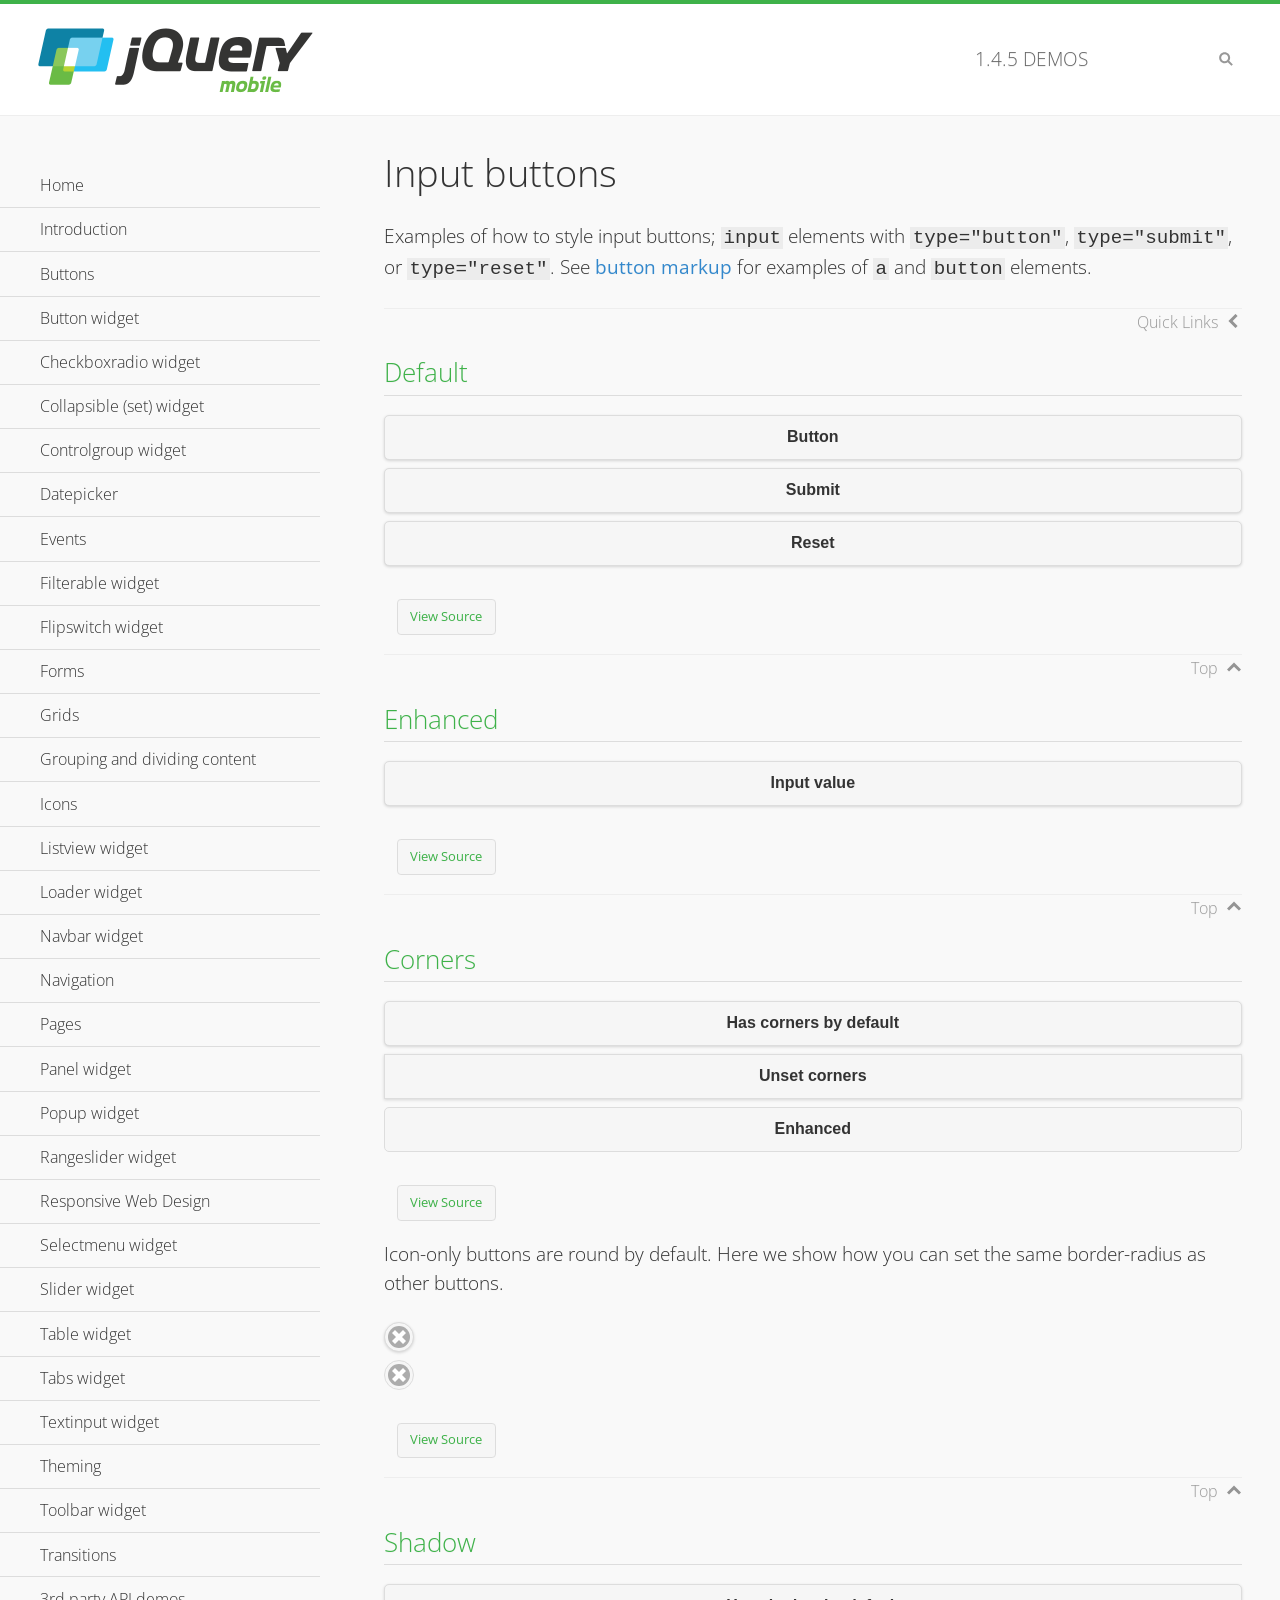
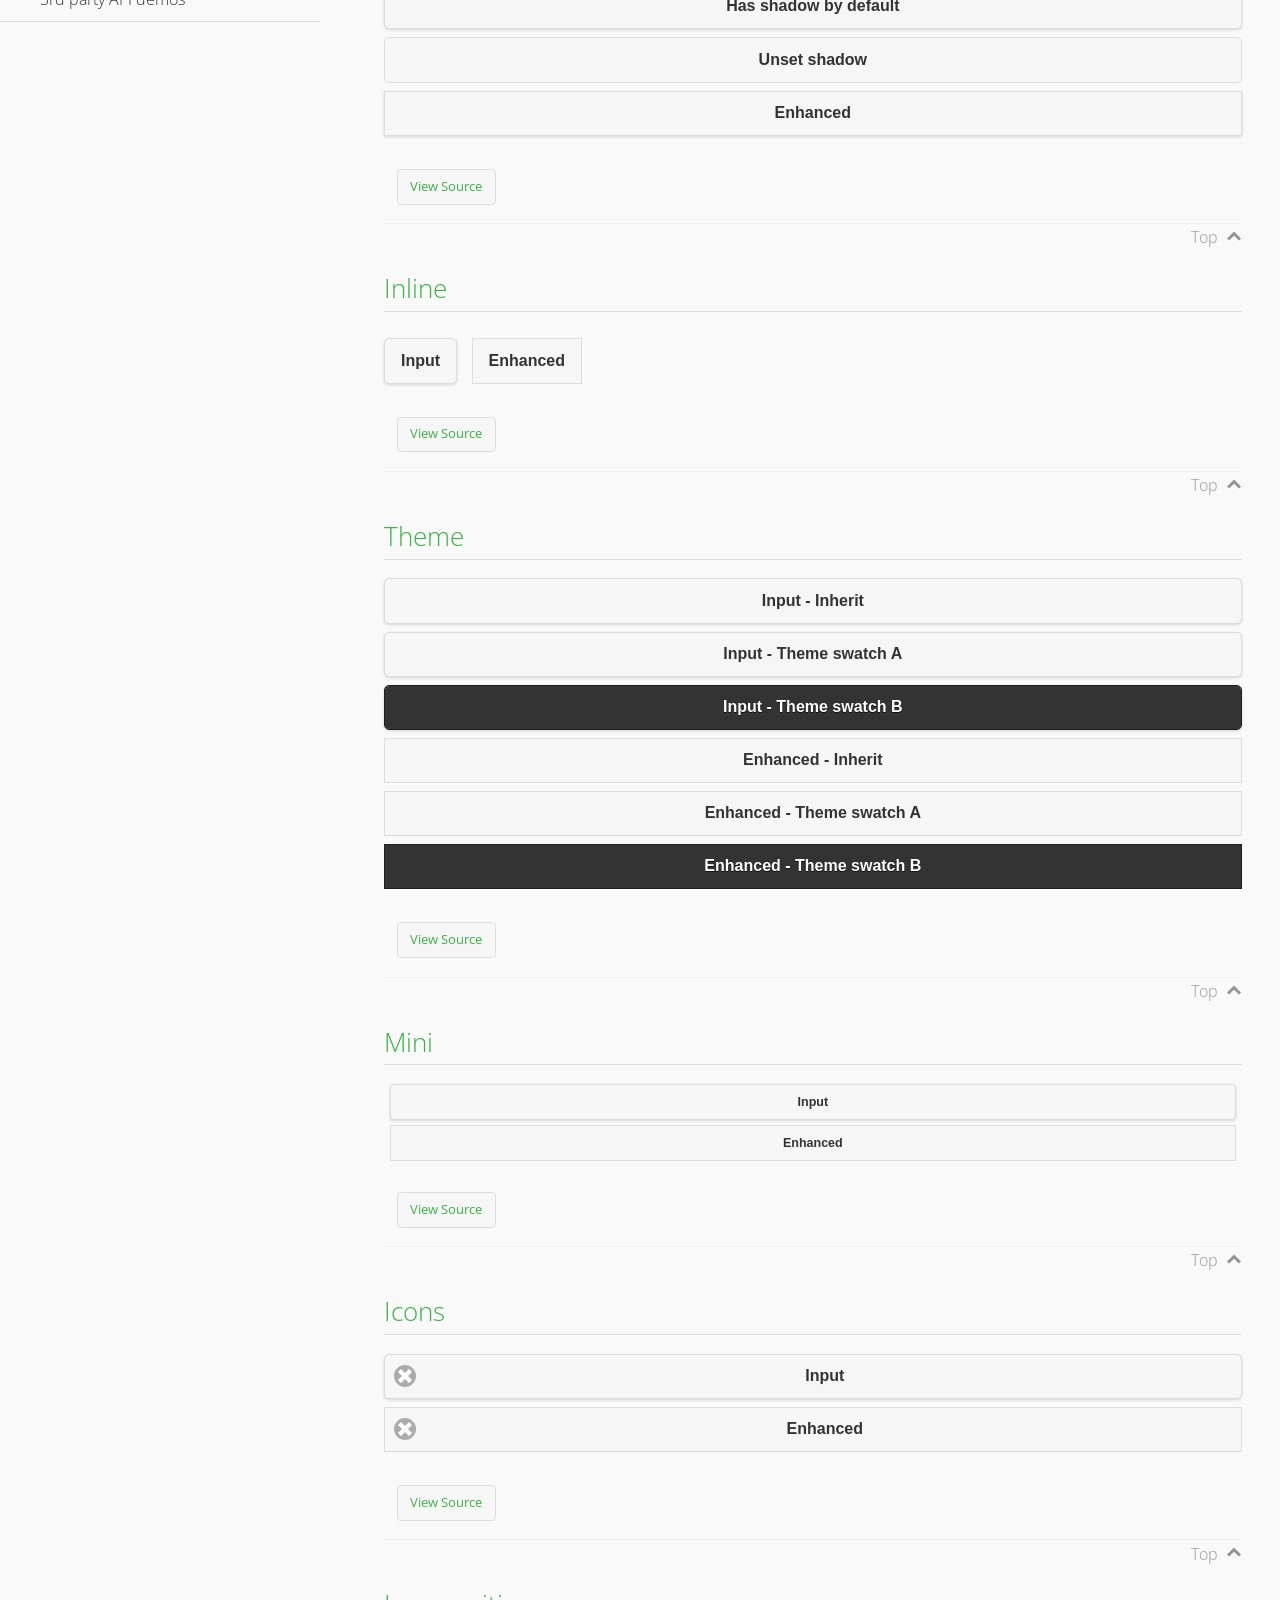
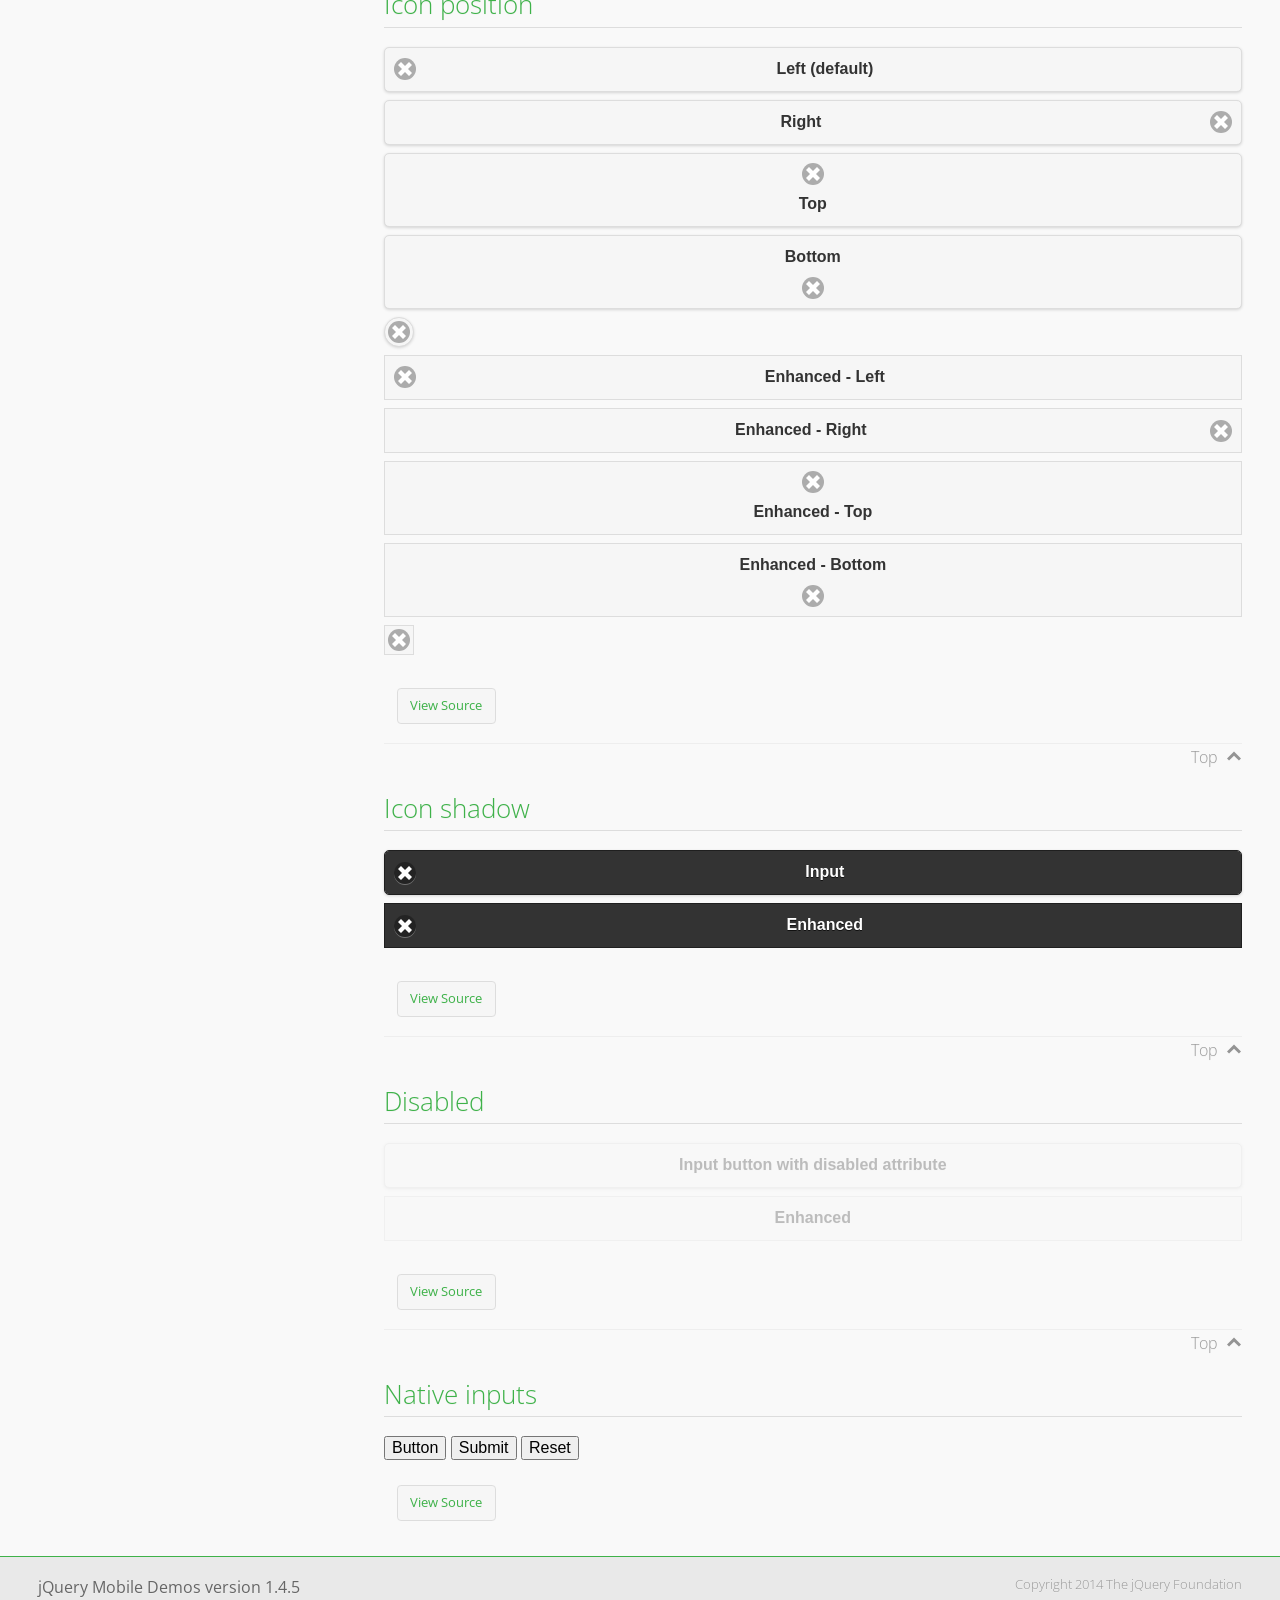
<file: www/css/demos/button/index.html>
<!DOCTYPE html>
<html>
<head>
	<meta charset="utf-8">
	<meta name="viewport" content="width=device-width, initial-scale=1">
	<title>Input buttons - jQuery Mobile Demos</title>
	<link rel="shortcut icon" href="../favicon.ico">
    <link rel="stylesheet" href="http://fonts.googleapis.com/css?family=Open+Sans:300,400,700">
	<link rel="stylesheet" href="../css/themes/default/jquery.mobile-1.4.5.min.css">
	<link rel="stylesheet" href="../_assets/css/jqm-demos.css">
	<script src="../js/jquery.js"></script>
	<script src="../_assets/js/index.js"></script>
	<script src="../js/jquery.mobile-1.4.5.min.js"></script>
</head>
<body>
<div data-role="page" class="jqm-demos" data-quicklinks="true">

	<div data-role="header" class="jqm-header">
		<h2><a href="../" title="jQuery Mobile Demos home"><img src="../_assets/img/jquery-logo.png" alt="jQuery Mobile"></a></h2>
		<p><span class="jqm-version"></span> Demos</p>
		<a href="#" class="jqm-navmenu-link ui-btn ui-btn-icon-notext ui-corner-all ui-icon-bars ui-nodisc-icon ui-alt-icon ui-btn-left">Menu</a>
		<a href="#" class="jqm-search-link ui-btn ui-btn-icon-notext ui-corner-all ui-icon-search ui-nodisc-icon ui-alt-icon ui-btn-right">Search</a>
	</div><!-- /header -->

	<div role="main" class="ui-content jqm-content">

		<h1>Input buttons</h1>

		<p>Examples of how to style input buttons; <code>input</code> elements with <code>type="button"</code>, <code>type="submit"</code>, or <code>type="reset"</code>. See <a href="../button-markup/">button markup</a> for examples of <code>a</code> and <code>button</code> elements.</p>

		<h2>Default</h2>

		<div data-demo-html="true">
			<form>
				<input type="button" value="Button">
				<input type="submit" value="Submit">
				<input type="reset" value="Reset">
			</form>
		</div><!--/demo-html -->

		<h2>Enhanced</h2>

		<div data-demo-html="true">
			<form>
				<div class="ui-input-btn ui-btn ui-corner-all ui-shadow">
					Input value
					<input type="button" data-enhanced="true" value="Input value">
				</div>
			</form>
		</div><!--/demo-html -->

		<h2>Corners</h2>

		<div data-demo-html="true">
			<form>
				<input type="button" value="Has corners by default">
				<input type="button" data-corners="false" value="Unset corners">
				<div class="ui-input-btn ui-btn ui-corner-all">
					Enhanced
					<input type="button" data-enhanced="true" value="Enhanced">
				</div>
			</form>
		</div><!--/demo-html -->

		<p>Icon-only buttons are round by default. Here we show how you can set the same border-radius as other buttons.</p>

		<div data-demo-html="true" data-demo-css="true">
			<form>
				<input type="button" data-icon="delete" data-iconpos="notext" value="Icon only">
				<div id="custom-border-radius">
					<div class="ui-input-btn ui-btn ui-icon-delete ui-btn-icon-notext ui-corner-all">
						Enhanced - Icon only
						<input type="button" data-enhanced="true" value="Enhanced - Icon only">
					</div>
				</div>
			</form>
		</div><!--/demo-html -->

		<h2>Shadow</h2>

		<div data-demo-html="true">
			<form>
				<input type="button" value="Has shadow by default">
				<input type="button" data-shadow="false" value="Unset shadow">
				<div class="ui-input-btn ui-btn ui-shadow">
					Enhanced
					<input type="button" data-enhanced="true" value="Enhanced">
				</div>
			</form>
		</div><!--/demo-html -->

		<h2>Inline</h2>

		<div data-demo-html="true">
			<form>
				<input type="button" data-inline="true" value="Input">
				<div class="ui-input-btn ui-btn ui-btn-inline">
					Enhanced
					<input type="button" data-enhanced="true" value="Enhanced">
				</div>
			</form>
		</div><!--/demo-html -->

		<h2>Theme</h2>

		<div data-demo-html="true">
			<form>
				<input type="button" value="Input - Inherit">
				<input type="button" data-theme="a" value="Input - Theme swatch A">
				<input type="button" data-theme="b" value="Input - Theme swatch B">
				<div class="ui-input-btn ui-btn">
					Enhanced - Inherit
					<input type="button" data-enhanced="true" value="Enhanced - Inherit">
				</div>
				<div class="ui-input-btn ui-btn ui-btn-a">
					Enhanced - Theme swatch A
					<input type="button" data-enhanced="true" value="Enhanced - Theme swatch A">
				</div>
				<div class="ui-input-btn ui-btn ui-btn-b">
					Enhanced - Theme swatch B
					<input type="button" data-enhanced="true" value="Enhanced - Theme swatch B">
				</div>
			</form>
		</div><!--/demo-html -->

		<h2>Mini</h2>

		<div data-demo-html="true">
			<form>
				<input type="button" data-mini="true" value="Input">
				<div class="ui-input-btn ui-btn ui-mini">
					Enhanced
					<input type="button" data-enhanced="true" value="Enhanced">
				</div>
			</form>
		</div><!--/demo-html -->

		<h2>Icons</h2>

		<div data-demo-html="true">
			<form>
				<input type="button" data-icon="delete" value="Input">
				<div class="ui-input-btn ui-btn ui-icon-delete ui-btn-icon-left">
					Enhanced
					<input type="button" data-enhanced="true" value="Enhanced">
				</div>
			</form>
		</div><!--/demo-html -->

		<h2>Icon position</h2>

		<div data-demo-html="true">
			<form>
				<input type="button" data-icon="delete" value="Left (default)">
				<input type="button" data-icon="delete" data-iconpos="right" value="Right">
				<input type="button" data-icon="delete" data-iconpos="top" value="Top">
				<input type="button" data-icon="delete" data-iconpos="bottom" value="Bottom">
				<input type="button" data-icon="delete" data-iconpos="notext" value="Icon only">
				<div class="ui-input-btn ui-btn ui-icon-delete ui-btn-icon-left">
					Enhanced - Left
					<input type="button" data-enhanced="true" value="Enhanced - Left">
				</div>
				<div class="ui-input-btn ui-btn ui-icon-delete ui-btn-icon-right">
					Enhanced - Right
					<input type="button" data-enhanced="true" value="Enhanced - Right">
				</div>
				<div class="ui-input-btn ui-btn ui-icon-delete ui-btn-icon-top">
					Enhanced - Top
					<input type="button" data-enhanced="true" value="Enhanced - Top">
				</div>
				<div class="ui-input-btn ui-btn ui-icon-delete ui-btn-icon-bottom">
					Enhanced - Bottom
					<input type="button" data-enhanced="true" value="Enhanced - Bottom">
				</div>
				<div class="ui-input-btn ui-btn ui-icon-delete ui-btn-icon-notext">
					Enhanced - Icon only
					<input type="button" data-enhanced="true" value="Enhanced - Icon only">
				</div>
			</form>
		</div><!--/demo-html -->

		<h2>Icon shadow</h2>

		<div data-demo-html="true">
			<form>
				<input type="button" data-theme="b" data-icon="delete" data-iconshadow="true" value="Input">
				<div class="ui-input-btn ui-btn ui-btn-b ui-icon-delete ui-btn-icon-left ui-shadow-icon">
					Enhanced
					<input type="button" data-enhanced="true" value="Enhanced">
				</div>
			</form>
		</div><!--/demo-html -->

		<h2>Disabled</h2>

		<div data-demo-html="true">
			<form>
				<input type="button" disabled value="Input button with disabled attribute">
				<div class="ui-input-btn ui-btn ui-state-disabled">
					Enhanced
					<input type="button" disabled data-enhanced="true" value="Enhanced">
				</div>
			</form>
		</div><!--/demo-html -->

		<h2>Native inputs</h2>

		<div data-demo-html="true">
			<form>
				<input type="button" data-role="none" value="Button">
				<input type="submit" data-role="none" value="Submit">
				<input type="reset" data-role="none" value="Reset">
			</form>
		</div><!--/demo-html -->

	</div><!-- /content -->
	    <div data-role="panel" class="jqm-navmenu-panel" data-position="left" data-display="overlay" data-theme="a">
	    	<ul class="jqm-list ui-alt-icon ui-nodisc-icon">
<li data-filtertext="demos homepage" data-icon="home"><a href=".././">Home</a></li>
<li data-filtertext="introduction overview getting started"><a href="../intro/" data-ajax="false">Introduction</a></li>
<li data-filtertext="buttons button markup buttonmarkup method anchor link button element"><a href="../button-markup/" data-ajax="false">Buttons</a></li>
<li data-filtertext="form button widget input button submit reset"><a href="../button/" data-ajax="false">Button widget</a></li>
<li data-role="collapsible" data-enhanced="true" data-collapsed-icon="carat-d" data-expanded-icon="carat-u" data-iconpos="right" data-inset="false" class="ui-collapsible ui-collapsible-themed-content ui-collapsible-collapsed">
	<h3 class="ui-collapsible-heading ui-collapsible-heading-collapsed">
		<a href="#" class="ui-collapsible-heading-toggle ui-btn ui-btn-icon-right ui-btn-inherit ui-icon-carat-d">
		    Checkboxradio widget<span class="ui-collapsible-heading-status"> click to expand contents</span>
		</a>
	</h3>
	<div class="ui-collapsible-content ui-body-inherit ui-collapsible-content-collapsed" aria-hidden="true">
		<ul>
			<li data-filtertext="form checkboxradio widget checkbox input checkboxes controlgroups"><a href="../checkboxradio-checkbox/" data-ajax="false">Checkboxes</a></li>
			<li data-filtertext="form checkboxradio widget radio input radio buttons controlgroups"><a href="../checkboxradio-radio/" data-ajax="false">Radio buttons</a></li>
		</ul>
	</div>
</li>
<li data-role="collapsible" data-enhanced="true" data-collapsed-icon="carat-d" data-expanded-icon="carat-u" data-iconpos="right" data-inset="false" class="ui-collapsible ui-collapsible-themed-content ui-collapsible-collapsed">
	<h3 class="ui-collapsible-heading ui-collapsible-heading-collapsed">
		<a href="#" class="ui-collapsible-heading-toggle ui-btn ui-btn-icon-right ui-btn-inherit ui-icon-carat-d">
			Collapsible (set) widget<span class="ui-collapsible-heading-status"> click to expand contents</span>
		</a>
	</h3>
	<div class="ui-collapsible-content ui-body-inherit ui-collapsible-content-collapsed" aria-hidden="true">
		<ul>
			<li data-filtertext="collapsibles content formatting"><a href="../collapsible/" data-ajax="false">Collapsible</a></li>
			<li data-filtertext="dynamic collapsible set accordion append expand"><a href="../collapsible-dynamic/" data-ajax="false">Dynamic collapsibles</a></li>
			<li data-filtertext="accordions collapsible set widget content formatting grouped collapsibles"><a href="../collapsibleset/" data-ajax="false">Collapsible set</a></li>
		</ul>
	</div>
</li>
<li data-role="collapsible" data-enhanced="true" data-collapsed-icon="carat-d" data-expanded-icon="carat-u" data-iconpos="right" data-inset="false" class="ui-collapsible ui-collapsible-themed-content ui-collapsible-collapsed">
	<h3 class="ui-collapsible-heading ui-collapsible-heading-collapsed">
		<a href="#" class="ui-collapsible-heading-toggle ui-btn ui-btn-icon-right ui-btn-inherit ui-icon-carat-d">
			Controlgroup widget<span class="ui-collapsible-heading-status"> click to expand contents</span>
		</a>
	</h3>
	<div class="ui-collapsible-content ui-body-inherit ui-collapsible-content-collapsed" aria-hidden="true">
		<ul>
			<li data-filtertext="controlgroups selectmenu checkboxradio input grouped buttons horizontal vertical"><a href="../controlgroup/" data-ajax="false">Controlgroup</a></li>
			<li data-filtertext="dynamic controlgroup dynamically add buttons"><a href="../controlgroup-dynamic/" data-ajax="false">Dynamic controlgroups</a></li>
		</ul>
	</div>
</li>
<li data-filtertext="form datepicker widget date input"><a href="../datepicker/" data-ajax="false">Datepicker</a></li>
<li data-role="collapsible" data-enhanced="true" data-collapsed-icon="carat-d" data-expanded-icon="carat-u" data-iconpos="right" data-inset="false" class="ui-collapsible ui-collapsible-themed-content ui-collapsible-collapsed">
	<h3 class="ui-collapsible-heading ui-collapsible-heading-collapsed">
		<a href="#" class="ui-collapsible-heading-toggle ui-btn ui-btn-icon-right ui-btn-inherit ui-icon-carat-d">
			Events<span class="ui-collapsible-heading-status"> click to expand contents</span>
		</a>
	</h3>
	<div class="ui-collapsible-content ui-body-inherit ui-collapsible-content-collapsed" aria-hidden="true">
		<ul>
			<li data-filtertext="swipe to delete list items listviews swipe events"><a href="../swipe-list/" data-ajax="false">Swipe list items</a></li>
			<li data-filtertext="swipe to navigate swipe page navigation swipe events"><a href="../swipe-page/" data-ajax="false">Swipe page navigation</a></li>
		</ul>
	</div>
</li>
<li data-filtertext="filterable filter elements sorting searching listview table"><a href="../filterable/" data-ajax="false">Filterable widget</a></li>
<li data-filtertext="form flipswitch widget flip toggle switch binary select checkbox input"><a href="../flipswitch/" data-ajax="false">Flipswitch widget</a></li>
<li data-role="collapsible" data-enhanced="true" data-collapsed-icon="carat-d" data-expanded-icon="carat-u" data-iconpos="right" data-inset="false" class="ui-collapsible ui-collapsible-themed-content ui-collapsible-collapsed">
	<h3 class="ui-collapsible-heading ui-collapsible-heading-collapsed">
		<a href="#" class="ui-collapsible-heading-toggle ui-btn ui-btn-icon-right ui-btn-inherit ui-icon-carat-d">
			Forms<span class="ui-collapsible-heading-status"> click to expand contents</span>
		</a>
	</h3>
	<div class="ui-collapsible-content ui-body-inherit ui-collapsible-content-collapsed" aria-hidden="true">
		<ul>
			<li data-filtertext="forms text checkbox radio range button submit reset inputs selects textarea slider flipswitch label form elements"><a href="../forms/" data-ajax="false">Forms</a></li>
			<li data-filtertext="form hide labels hidden accessible ui-hidden-accessible forms"><a href="../forms-label-hidden-accessible/" data-ajax="false">Hide labels</a></li>
			<li data-filtertext="form field containers fieldcontain ui-field-contain forms"><a href="../forms-field-contain/" data-ajax="false">Field containers</a></li>
			<li data-filtertext="forms disabled form elements"><a href="../forms-disabled/" data-ajax="false">Forms disabled</a></li>
			<li data-filtertext="forms gallery examples overview forms text checkbox radio range button submit reset inputs selects textarea slider flipswitch label form elements"><a href="../forms-gallery/" data-ajax="false">Forms gallery</a></li>
		</ul>
	</div>
</li>
<li data-role="collapsible" data-enhanced="true" data-collapsed-icon="carat-d" data-expanded-icon="carat-u" data-iconpos="right" data-inset="false" class="ui-collapsible ui-collapsible-themed-content ui-collapsible-collapsed">
	<h3 class="ui-collapsible-heading ui-collapsible-heading-collapsed">
		<a href="#" class="ui-collapsible-heading-toggle ui-btn ui-btn-icon-right ui-btn-inherit ui-icon-carat-d">
			Grids<span class="ui-collapsible-heading-status"> click to expand contents</span>
		</a>
	</h3>
	<div class="ui-collapsible-content ui-body-inherit ui-collapsible-content-collapsed" aria-hidden="true">
		<ul>
			<li data-filtertext="grids columns blocks content formatting rwd responsive css framework"><a href="../grids/" data-ajax="false">Grids</a></li>
			<li data-filtertext="buttons in grids css framework"><a href="../grids-buttons/" data-ajax="false">Buttons in grids</a></li>
			<li data-filtertext="custom responsive grids rwd css framework"><a href="../grids-custom-responsive/" data-ajax="false">Custom responsive grids</a></li>
		</ul>
	</div>
</li>
<li data-filtertext="blocks content formatting sections heading"><a href="../body-bar-classes/" data-ajax="false">Grouping and dividing content</a></li>
<li data-role="collapsible" data-enhanced="true" data-collapsed-icon="carat-d" data-expanded-icon="carat-u" data-iconpos="right" data-inset="false" class="ui-collapsible ui-collapsible-themed-content ui-collapsible-collapsed">
	<h3 class="ui-collapsible-heading ui-collapsible-heading-collapsed">
		<a href="#" class="ui-collapsible-heading-toggle ui-btn ui-btn-icon-right ui-btn-inherit ui-icon-carat-d">
			Icons<span class="ui-collapsible-heading-status"> click to expand contents</span>
		</a>
	</h3>
	<div class="ui-collapsible-content ui-body-inherit ui-collapsible-content-collapsed" aria-hidden="true">
		<ul>
			<li data-filtertext="button icons svg disc alt custom icon position"><a href="../icons/" data-ajax="false">Icons</a></li>
			<li data-filtertext=""><a href="../icons-grunticon/" data-ajax="false">Grunticon loader</a></li>
		</ul>
	</div>
</li>
<li data-role="collapsible" data-enhanced="true" data-collapsed-icon="carat-d" data-expanded-icon="carat-u" data-iconpos="right" data-inset="false" class="ui-collapsible ui-collapsible-themed-content ui-collapsible-collapsed">
	<h3 class="ui-collapsible-heading ui-collapsible-heading-collapsed">
		<a href="#" class="ui-collapsible-heading-toggle ui-btn ui-btn-icon-right ui-btn-inherit ui-icon-carat-d">
			Listview widget<span class="ui-collapsible-heading-status"> click to expand contents</span>
		</a>
	</h3>
	<div class="ui-collapsible-content ui-body-inherit ui-collapsible-content-collapsed" aria-hidden="true">
		<ul>
			<li data-filtertext="listview widget thumbnails icons nested split button collapsible ul ol"><a href="../listview/" data-ajax="false">Listview</a></li>
			<li data-filtertext="autocomplete filterable reveal listview filtertextbeforefilter placeholder"><a href="../listview-autocomplete/" data-ajax="false">Listview autocomplete</a></li>
			<li data-filtertext="autocomplete filterable reveal listview remote data filtertextbeforefilter placeholder"><a href="../listview-autocomplete-remote/" data-ajax="false">Listview autocomplete remote data</a></li>
			<li data-filtertext="autodividers anchor jump scroll linkbars listview lists ul ol"><a href="../listview-autodividers-linkbar/" data-ajax="false">Listview autodividers linkbar</a></li>
			<li data-filtertext="listview autodividers selector autodividersselector lists ul ol"><a href="../listview-autodividers-selector/" data-ajax="false">Listview autodividers selector</a></li>
			<li data-filtertext="listview nested list items"><a href="../listview-nested-lists/" data-ajax="false">Nested Listviews</a></li>
			<li data-filtertext="listview collapsible list items flat"><a href="../listview-collapsible-item-flat/" data-ajax="false">Listview collapsible list items (flat)</a></li>
			<li data-filtertext="listview collapsible list indented"><a href="../listview-collapsible-item-indented/" data-ajax="false">Listview collapsible list items (indented)</a></li>
			<li data-filtertext="grid listview responsive grids responsive listviews lists ul"><a href="../listview-grid/" data-ajax="false">Listview responsive grid</a></li>
		</ul>
	</div>
</li>
<li data-filtertext="loader widget page loading navigation overlay spinner"><a href="../loader/" data-ajax="false">Loader widget</a></li>
<li data-filtertext="navbar widget navmenu toolbars header footer"><a href="../navbar/" data-ajax="false">Navbar widget</a></li>
<li data-role="collapsible" data-enhanced="true" data-collapsed-icon="carat-d" data-expanded-icon="carat-u" data-iconpos="right" data-inset="false" class="ui-collapsible ui-collapsible-themed-content ui-collapsible-collapsed">
	<h3 class="ui-collapsible-heading ui-collapsible-heading-collapsed">
		<a href="#" class="ui-collapsible-heading-toggle ui-btn ui-btn-icon-right ui-btn-inherit ui-icon-carat-d">
			Navigation<span class="ui-collapsible-heading-status"> click to expand contents</span>
		</a>
	</h3>
	<div class="ui-collapsible-content ui-body-inherit ui-collapsible-content-collapsed" aria-hidden="true">
		<ul>
			<li data-filtertext="ajax navigation navigate widget history event method"><a href="../navigation/" data-ajax="false">Navigation</a></li>
			<li data-filtertext="linking pages page links navigation ajax prefetch cache"><a href="../navigation-linking-pages/" data-ajax="false">Linking pages</a></li>
			<!-- <li data-filtertext="php redirect server redirection server-side navigation"><a href="../navigation-php-redirect/" data-ajax="false">PHP redirect demo</a></li>-->
			<li data-filtertext="navigation redirection hash query"><a href="../navigation-hash-processing/" data-ajax="false">Hash processing demo</a></li>
			<li data-filtertext="navigation redirection hash query"><a href="../page-events/" data-ajax="false">Page Navigation Events</a></li>
		</ul>
	</div>
</li>
<li data-role="collapsible" data-enhanced="true" data-collapsed-icon="carat-d" data-expanded-icon="carat-u" data-iconpos="right" data-inset="false" class="ui-collapsible ui-collapsible-themed-content ui-collapsible-collapsed">
	<h3 class="ui-collapsible-heading ui-collapsible-heading-collapsed">
		<a href="#" class="ui-collapsible-heading-toggle ui-btn ui-btn-icon-right ui-btn-inherit ui-icon-carat-d">
			Pages<span class="ui-collapsible-heading-status"> click to expand contents</span>
		</a>
	</h3>
	<div class="ui-collapsible-content ui-body-inherit ui-collapsible-content-collapsed" aria-hidden="true">
		<ul>
			<li data-filtertext="pages page widget ajax navigation"><a href="../pages/" data-ajax="false">Pages</a></li>
			<li data-filtertext="single page"><a href="../pages-single-page/" data-ajax="false">Single page</a></li>
			<li data-filtertext="multipage multi-page page"><a href="../pages-multi-page/" data-ajax="false">Multi-page template</a></li>
			<li data-filtertext="dialog page widget modal popup"><a href="../pages-dialog/" data-ajax="false">Dialog page</a></li>
		</ul>
	</div>
</li>
<li data-role="collapsible" data-enhanced="true" data-collapsed-icon="carat-d" data-expanded-icon="carat-u" data-iconpos="right" data-inset="false" class="ui-collapsible ui-collapsible-themed-content ui-collapsible-collapsed">
	<h3 class="ui-collapsible-heading ui-collapsible-heading-collapsed">
		<a href="#" class="ui-collapsible-heading-toggle ui-btn ui-btn-icon-right ui-btn-inherit ui-icon-carat-d">
			Panel widget<span class="ui-collapsible-heading-status"> click to expand contents</span>
		</a>
	</h3>
	<div class="ui-collapsible-content ui-body-inherit ui-collapsible-content-collapsed" aria-hidden="true">
		<ul>
			<li data-filtertext="panel widget sliding panels reveal push overlay responsive"><a href="../panel/" data-ajax="false">Panel</a></li>
			<li data-filtertext=""><a href="../panel-external/" data-ajax="false">External panels</a></li>
			<li data-filtertext="panel "><a href="../panel-fixed/" data-ajax="false">Fixed panels</a></li>
			<li data-filtertext="panel slide panels sliding panels shadow rwd responsive breakpoint"><a href="../panel-responsive/" data-ajax="false">Panels responsive</a></li>
			<li data-filtertext="panel custom style custom panel width reveal shadow listview panel styling page background wrapper"><a href="../panel-styling/" data-ajax="false">Custom panel style</a></li>
			<li data-filtertext="panel open on swipe"><a href="../panel-swipe-open/" data-ajax="false">Panel open on swipe</a></li>
			<li data-filtertext="panels outside page internal external toolbars"><a href="../panel-external-internal/" data-ajax="false">Panel external and internal</a></li>
		</ul>
	</div>
</li>
<li data-role="collapsible" data-enhanced="true" data-collapsed-icon="carat-d" data-expanded-icon="carat-u" data-iconpos="right" data-inset="false" class="ui-collapsible ui-collapsible-themed-content ui-collapsible-collapsed">
	<h3 class="ui-collapsible-heading ui-collapsible-heading-collapsed">
		<a href="#" class="ui-collapsible-heading-toggle ui-btn ui-btn-icon-right ui-btn-inherit ui-icon-carat-d">
			Popup widget<span class="ui-collapsible-heading-status"> click to expand contents</span>
		</a>
	</h3>
	<div class="ui-collapsible-content ui-body-inherit ui-collapsible-content-collapsed" aria-hidden="true">
		<ul>
			<li data-filtertext="popup widget popups dialog modal transition tooltip lightbox form overlay screen flip pop fade transition"><a href="../popup/" data-ajax="false">Popup</a></li>
			<li data-filtertext="popup alignment position"><a href="../popup-alignment/" data-ajax="false">Popup alignment</a></li>
			<li data-filtertext="popup arrow size popups popover"><a href="../popup-arrow-size/" data-ajax="false">Popup arrow size</a></li>
			<li data-filtertext="dynamic popups popup images lightbox"><a href="../popup-dynamic/" data-ajax="false">Dynamic popups</a></li>
			<li data-filtertext="popups with iframes scaling"><a href="../popup-iframe/" data-ajax="false">Popups with iframes</a></li>
			<li data-filtertext="popup image scaling"><a href="../popup-image-scaling/" data-ajax="false">Popup image scaling</a></li>
			<li data-filtertext="external popup outside multi-page"><a href="../popup-outside-multipage/" data-ajax="false">Popup outside multi-page</a></li>
		</ul>
	</div>
</li>
<li data-filtertext="form rangeslider widget dual sliders dual handle sliders range input"><a href="../rangeslider/" data-ajax="false">Rangeslider widget</a></li>
<li data-filtertext="responsive web design rwd adaptive progressive enhancement PE accessible mobile breakpoints media query media queries"><a href="../rwd/" data-ajax="false">Responsive Web Design</a></li>
<li data-role="collapsible" data-enhanced="true" data-collapsed-icon="carat-d" data-expanded-icon="carat-u" data-iconpos="right" data-inset="false" class="ui-collapsible ui-collapsible-themed-content ui-collapsible-collapsed">
	<h3 class="ui-collapsible-heading ui-collapsible-heading-collapsed">
		<a href="#" class="ui-collapsible-heading-toggle ui-btn ui-btn-icon-right ui-btn-inherit ui-icon-carat-d">
			Selectmenu widget<span class="ui-collapsible-heading-status"> click to expand contents</span>
		</a>
	</h3>
	<div class="ui-collapsible-content ui-body-inherit ui-collapsible-content-collapsed" aria-hidden="true">
		<ul>
			<li data-filtertext="form selectmenu widget select input custom select menu selects"><a href="../selectmenu/" data-ajax="false">Selectmenu</a></li>
			<li data-filtertext="form custom select menu selectmenu widget custom menu option optgroup multiple selects"><a href="../selectmenu-custom/" data-ajax="false">Custom select menu</a></li>
			<li data-filtertext="filterable select filter popup dialog"><a href="../selectmenu-custom-filter/" data-ajax="false">Custom select menu with filter</a></li>
		</ul>
	</div>
</li>
<li data-role="collapsible" data-enhanced="true" data-collapsed-icon="carat-d" data-expanded-icon="carat-u" data-iconpos="right" data-inset="false" class="ui-collapsible ui-collapsible-themed-content ui-collapsible-collapsed">
	<h3 class="ui-collapsible-heading ui-collapsible-heading-collapsed">
		<a href="#" class="ui-collapsible-heading-toggle ui-btn ui-btn-icon-right ui-btn-inherit ui-icon-carat-d">
			Slider widget<span class="ui-collapsible-heading-status"> click to expand contents</span>
		</a>
	</h3>
	<div class="ui-collapsible-content ui-body-inherit ui-collapsible-content-collapsed" aria-hidden="true">
		<ul>
			<li data-filtertext="form slider widget range input single sliders"><a href="../slider/" data-ajax="false">Slider</a></li>
			<li data-filtertext="form slider widget flipswitch slider binary select flip toggle switch"><a href="../slider-flipswitch/" data-ajax="false">Slider flip toggle switch</a></li>
			<li data-filtertext="form slider tooltip handle value input range sliders"><a href="../slider-tooltip/" data-ajax="false">Slider tooltip</a></li>
		</ul>
	</div>
</li>
<li data-role="collapsible" data-enhanced="true" data-collapsed-icon="carat-d" data-expanded-icon="carat-u" data-iconpos="right" data-inset="false" class="ui-collapsible ui-collapsible-themed-content ui-collapsible-collapsed">
	<h3 class="ui-collapsible-heading ui-collapsible-heading-collapsed">
		<a href="#" class="ui-collapsible-heading-toggle ui-btn ui-btn-icon-right ui-btn-inherit ui-icon-carat-d">
			Table widget<span class="ui-collapsible-heading-status"> click to expand contents</span>
		</a>
	</h3>
	<div class="ui-collapsible-content ui-body-inherit ui-collapsible-content-collapsed" aria-hidden="true">
		<ul>
			<li data-filtertext="table widget reflow column toggle th td responsive tables rwd hide show tabular"><a href="../table-column-toggle/" data-ajax="false">Table Column Toggle</a></li>
			<li data-filtertext="table column toggle phone comparison demo"><a href="../table-column-toggle-example/" data-ajax="false">Table Column Toggle demo</a></li>
			<li data-filtertext="responsive tables table column toggle heading groups rwd breakpoint"><a href="../table-column-toggle-heading-groups/" data-ajax="false">Table Column Toggle heading groups</a></li>
			<li data-filtertext="responsive tables table column toggle hide rwd breakpoint customization options"><a href="../table-column-toggle-options/" data-ajax="false">Table Column Toggle options</a></li>
			<li data-filtertext="table reflow th td responsive rwd columns tabular"><a href="../table-reflow/" data-ajax="false">Table Reflow</a></li>
			<li data-filtertext="responsive tables table reflow heading groups rwd breakpoint"><a href="../table-reflow-heading-groups/" data-ajax="false">Table Reflow heading groups</a></li>
			<li data-filtertext="responsive tables table reflow stripes strokes table style"><a href="../table-reflow-stripes-strokes/" data-ajax="false">Table Reflow stripes and strokes</a></li>
			<li data-filtertext="responsive tables table reflow stack custom styles"><a href="../table-reflow-styling/" data-ajax="false">Table Reflow custom styles</a></li>
		</ul>
	</div>
</li>
<li data-filtertext="ui tabs widget"><a href="../tabs/" data-ajax="false">Tabs widget</a></li>
<li data-filtertext="form textinput widget text input textarea number date time tel email file color password"><a href="../textinput/" data-ajax="false">Textinput widget</a></li>
<li data-role="collapsible" data-enhanced="true" data-collapsed-icon="carat-d" data-expanded-icon="carat-u" data-iconpos="right" data-inset="false" class="ui-collapsible ui-collapsible-themed-content ui-collapsible-collapsed">
	<h3 class="ui-collapsible-heading ui-collapsible-heading-collapsed">
		<a href="#" class="ui-collapsible-heading-toggle ui-btn ui-btn-icon-right ui-btn-inherit ui-icon-carat-d">
			Theming<span class="ui-collapsible-heading-status"> click to expand contents</span>
		</a>
	</h3>
	<div class="ui-collapsible-content ui-body-inherit ui-collapsible-content-collapsed" aria-hidden="true">
		<ul>
			<li data-filtertext="default theme swatches theming style css"><a href="../theme-default/" data-ajax="false">Default theme</a></li>
			<li data-filtertext="classic theme old theme swatches theming style css"><a href="../theme-classic/" data-ajax="false">Classic theme</a></li>
		</ul>
	</div>
</li>
<li data-role="collapsible" data-enhanced="true" data-collapsed-icon="carat-d" data-expanded-icon="carat-u" data-iconpos="right" data-inset="false" class="ui-collapsible ui-collapsible-themed-content ui-collapsible-collapsed">
	<h3 class="ui-collapsible-heading ui-collapsible-heading-collapsed">
		<a href="#" class="ui-collapsible-heading-toggle ui-btn ui-btn-icon-right ui-btn-inherit ui-icon-carat-d">
			Toolbar widget<span class="ui-collapsible-heading-status"> click to expand contents</span>
		</a>
	</h3>
	<div class="ui-collapsible-content ui-body-inherit ui-collapsible-content-collapsed" aria-hidden="true">
		<ul>
			<li data-filtertext="toolbar widget header footer toolbars fixed fullscreen external sections"><a href="../toolbar/" data-ajax="false">Toolbar</a></li>
			<li data-filtertext="dynamic toolbars dynamically add toolbar header footer"><a href="../toolbar-dynamic/" data-ajax="false">Dynamic toolbars</a></li>
			<li data-filtertext="external toolbars header footer"><a href="../toolbar-external/" data-ajax="false">External toolbars</a></li>
			<li data-filtertext="fixed toolbars header footer"><a href="../toolbar-fixed/" data-ajax="false">Fixed toolbars</a></li>
			<li data-filtertext="fixed fullscreen toolbars header footer"><a href="../toolbar-fixed-fullscreen/" data-ajax="false">Fullscreen toolbars</a></li>
			<li data-filtertext="external fixed toolbars header footer"><a href="../toolbar-fixed-external/" data-ajax="false">Fixed external toolbars</a></li>
			<li data-filtertext="external persistent toolbars header footer navbar navmenu"><a href="../toolbar-fixed-persistent/" data-ajax="false">Persistent toolbars</a></li>
			<li data-filtertext="external ajax optimized toolbars persistent toolbars header footer navbar"><a href="../toolbar-fixed-persistent-optimized/" data-ajax="false">Ajax optimized toolbars</a></li>
			<li data-filtertext="form in toolbars header footer"><a href="../toolbar-fixed-forms/" data-ajax="false">Form in toolbar</a></li>
		</ul>
	</div>
</li>
<li data-filtertext="page transitions animated pages popup navigation flip slide fade pop"><a href="../transitions/" data-ajax="false">Transitions</a></li>
<li data-role="collapsible" data-enhanced="true" data-collapsed-icon="carat-d" data-expanded-icon="carat-u" data-iconpos="right" data-inset="false" class="ui-collapsible ui-collapsible-themed-content ui-collapsible-collapsed">
	<h3 class="ui-collapsible-heading ui-collapsible-heading-collapsed">
		<a href="#" class="ui-collapsible-heading-toggle ui-btn ui-btn-icon-right ui-btn-inherit ui-icon-carat-d">
			3rd party API demos<span class="ui-collapsible-heading-status"> click to expand contents</span>
		</a>
	</h3>
	<div class="ui-collapsible-content ui-body-inherit ui-collapsible-content-collapsed" aria-hidden="true">
		<ul>
			<li data-filtertext="backbone requirejs navigation router"><a href="../backbone-requirejs/" data-ajax="false">Backbone RequireJS</a></li>
			<li data-filtertext="google maps geolocation demo"><a href="../map-geolocation/" data-ajax="false">Google Maps geolocation</a></li>
			<li data-filtertext="google maps hybrid"><a href="../map-list-toggle/" data-ajax="false">Google Maps list toggle</a></li>
		</ul>
	</div>
</li>



		     </ul>
		</div><!-- /panel -->


	<div data-role="footer" data-position="fixed" data-tap-toggle="false" class="jqm-footer">
		<p>jQuery Mobile Demos version <span class="jqm-version"></span></p>
		<p>Copyright 2014 The jQuery Foundation</p>
	</div><!-- /footer -->
	<!-- TODO: This should become an external panel so we can add input to markup (unique ID) -->
    <div data-role="panel" class="jqm-search-panel" data-position="right" data-display="overlay" data-theme="a">
		<div class="jqm-search">
			<ul class="jqm-list" data-filter-placeholder="Search demos..." data-filter-reveal="true">
<li data-filtertext="demos homepage" data-icon="home"><a href=".././">Home</a></li>
<li data-filtertext="introduction overview getting started"><a href="../intro/" data-ajax="false">Introduction</a></li>
<li data-filtertext="buttons button markup buttonmarkup method anchor link button element"><a href="../button-markup/" data-ajax="false">Buttons</a></li>
<li data-filtertext="form button widget input button submit reset"><a href="../button/" data-ajax="false">Button widget</a></li>
<li data-role="collapsible" data-enhanced="true" data-collapsed-icon="carat-d" data-expanded-icon="carat-u" data-iconpos="right" data-inset="false" class="ui-collapsible ui-collapsible-themed-content ui-collapsible-collapsed">
	<h3 class="ui-collapsible-heading ui-collapsible-heading-collapsed">
		<a href="#" class="ui-collapsible-heading-toggle ui-btn ui-btn-icon-right ui-btn-inherit ui-icon-carat-d">
		    Checkboxradio widget<span class="ui-collapsible-heading-status"> click to expand contents</span>
		</a>
	</h3>
	<div class="ui-collapsible-content ui-body-inherit ui-collapsible-content-collapsed" aria-hidden="true">
		<ul>
			<li data-filtertext="form checkboxradio widget checkbox input checkboxes controlgroups"><a href="../checkboxradio-checkbox/" data-ajax="false">Checkboxes</a></li>
			<li data-filtertext="form checkboxradio widget radio input radio buttons controlgroups"><a href="../checkboxradio-radio/" data-ajax="false">Radio buttons</a></li>
		</ul>
	</div>
</li>
<li data-role="collapsible" data-enhanced="true" data-collapsed-icon="carat-d" data-expanded-icon="carat-u" data-iconpos="right" data-inset="false" class="ui-collapsible ui-collapsible-themed-content ui-collapsible-collapsed">
	<h3 class="ui-collapsible-heading ui-collapsible-heading-collapsed">
		<a href="#" class="ui-collapsible-heading-toggle ui-btn ui-btn-icon-right ui-btn-inherit ui-icon-carat-d">
			Collapsible (set) widget<span class="ui-collapsible-heading-status"> click to expand contents</span>
		</a>
	</h3>
	<div class="ui-collapsible-content ui-body-inherit ui-collapsible-content-collapsed" aria-hidden="true">
		<ul>
			<li data-filtertext="collapsibles content formatting"><a href="../collapsible/" data-ajax="false">Collapsible</a></li>
			<li data-filtertext="dynamic collapsible set accordion append expand"><a href="../collapsible-dynamic/" data-ajax="false">Dynamic collapsibles</a></li>
			<li data-filtertext="accordions collapsible set widget content formatting grouped collapsibles"><a href="../collapsibleset/" data-ajax="false">Collapsible set</a></li>
		</ul>
	</div>
</li>
<li data-role="collapsible" data-enhanced="true" data-collapsed-icon="carat-d" data-expanded-icon="carat-u" data-iconpos="right" data-inset="false" class="ui-collapsible ui-collapsible-themed-content ui-collapsible-collapsed">
	<h3 class="ui-collapsible-heading ui-collapsible-heading-collapsed">
		<a href="#" class="ui-collapsible-heading-toggle ui-btn ui-btn-icon-right ui-btn-inherit ui-icon-carat-d">
			Controlgroup widget<span class="ui-collapsible-heading-status"> click to expand contents</span>
		</a>
	</h3>
	<div class="ui-collapsible-content ui-body-inherit ui-collapsible-content-collapsed" aria-hidden="true">
		<ul>
			<li data-filtertext="controlgroups selectmenu checkboxradio input grouped buttons horizontal vertical"><a href="../controlgroup/" data-ajax="false">Controlgroup</a></li>
			<li data-filtertext="dynamic controlgroup dynamically add buttons"><a href="../controlgroup-dynamic/" data-ajax="false">Dynamic controlgroups</a></li>
		</ul>
	</div>
</li>
<li data-filtertext="form datepicker widget date input"><a href="../datepicker/" data-ajax="false">Datepicker</a></li>
<li data-role="collapsible" data-enhanced="true" data-collapsed-icon="carat-d" data-expanded-icon="carat-u" data-iconpos="right" data-inset="false" class="ui-collapsible ui-collapsible-themed-content ui-collapsible-collapsed">
	<h3 class="ui-collapsible-heading ui-collapsible-heading-collapsed">
		<a href="#" class="ui-collapsible-heading-toggle ui-btn ui-btn-icon-right ui-btn-inherit ui-icon-carat-d">
			Events<span class="ui-collapsible-heading-status"> click to expand contents</span>
		</a>
	</h3>
	<div class="ui-collapsible-content ui-body-inherit ui-collapsible-content-collapsed" aria-hidden="true">
		<ul>
			<li data-filtertext="swipe to delete list items listviews swipe events"><a href="../swipe-list/" data-ajax="false">Swipe list items</a></li>
			<li data-filtertext="swipe to navigate swipe page navigation swipe events"><a href="../swipe-page/" data-ajax="false">Swipe page navigation</a></li>
		</ul>
	</div>
</li>
<li data-filtertext="filterable filter elements sorting searching listview table"><a href="../filterable/" data-ajax="false">Filterable widget</a></li>
<li data-filtertext="form flipswitch widget flip toggle switch binary select checkbox input"><a href="../flipswitch/" data-ajax="false">Flipswitch widget</a></li>
<li data-role="collapsible" data-enhanced="true" data-collapsed-icon="carat-d" data-expanded-icon="carat-u" data-iconpos="right" data-inset="false" class="ui-collapsible ui-collapsible-themed-content ui-collapsible-collapsed">
	<h3 class="ui-collapsible-heading ui-collapsible-heading-collapsed">
		<a href="#" class="ui-collapsible-heading-toggle ui-btn ui-btn-icon-right ui-btn-inherit ui-icon-carat-d">
			Forms<span class="ui-collapsible-heading-status"> click to expand contents</span>
		</a>
	</h3>
	<div class="ui-collapsible-content ui-body-inherit ui-collapsible-content-collapsed" aria-hidden="true">
		<ul>
			<li data-filtertext="forms text checkbox radio range button submit reset inputs selects textarea slider flipswitch label form elements"><a href="../forms/" data-ajax="false">Forms</a></li>
			<li data-filtertext="form hide labels hidden accessible ui-hidden-accessible forms"><a href="../forms-label-hidden-accessible/" data-ajax="false">Hide labels</a></li>
			<li data-filtertext="form field containers fieldcontain ui-field-contain forms"><a href="../forms-field-contain/" data-ajax="false">Field containers</a></li>
			<li data-filtertext="forms disabled form elements"><a href="../forms-disabled/" data-ajax="false">Forms disabled</a></li>
			<li data-filtertext="forms gallery examples overview forms text checkbox radio range button submit reset inputs selects textarea slider flipswitch label form elements"><a href="../forms-gallery/" data-ajax="false">Forms gallery</a></li>
		</ul>
	</div>
</li>
<li data-role="collapsible" data-enhanced="true" data-collapsed-icon="carat-d" data-expanded-icon="carat-u" data-iconpos="right" data-inset="false" class="ui-collapsible ui-collapsible-themed-content ui-collapsible-collapsed">
	<h3 class="ui-collapsible-heading ui-collapsible-heading-collapsed">
		<a href="#" class="ui-collapsible-heading-toggle ui-btn ui-btn-icon-right ui-btn-inherit ui-icon-carat-d">
			Grids<span class="ui-collapsible-heading-status"> click to expand contents</span>
		</a>
	</h3>
	<div class="ui-collapsible-content ui-body-inherit ui-collapsible-content-collapsed" aria-hidden="true">
		<ul>
			<li data-filtertext="grids columns blocks content formatting rwd responsive css framework"><a href="../grids/" data-ajax="false">Grids</a></li>
			<li data-filtertext="buttons in grids css framework"><a href="../grids-buttons/" data-ajax="false">Buttons in grids</a></li>
			<li data-filtertext="custom responsive grids rwd css framework"><a href="../grids-custom-responsive/" data-ajax="false">Custom responsive grids</a></li>
		</ul>
	</div>
</li>
<li data-filtertext="blocks content formatting sections heading"><a href="../body-bar-classes/" data-ajax="false">Grouping and dividing content</a></li>
<li data-role="collapsible" data-enhanced="true" data-collapsed-icon="carat-d" data-expanded-icon="carat-u" data-iconpos="right" data-inset="false" class="ui-collapsible ui-collapsible-themed-content ui-collapsible-collapsed">
	<h3 class="ui-collapsible-heading ui-collapsible-heading-collapsed">
		<a href="#" class="ui-collapsible-heading-toggle ui-btn ui-btn-icon-right ui-btn-inherit ui-icon-carat-d">
			Icons<span class="ui-collapsible-heading-status"> click to expand contents</span>
		</a>
	</h3>
	<div class="ui-collapsible-content ui-body-inherit ui-collapsible-content-collapsed" aria-hidden="true">
		<ul>
			<li data-filtertext="button icons svg disc alt custom icon position"><a href="../icons/" data-ajax="false">Icons</a></li>
			<li data-filtertext=""><a href="../icons-grunticon/" data-ajax="false">Grunticon loader</a></li>
		</ul>
	</div>
</li>
<li data-role="collapsible" data-enhanced="true" data-collapsed-icon="carat-d" data-expanded-icon="carat-u" data-iconpos="right" data-inset="false" class="ui-collapsible ui-collapsible-themed-content ui-collapsible-collapsed">
	<h3 class="ui-collapsible-heading ui-collapsible-heading-collapsed">
		<a href="#" class="ui-collapsible-heading-toggle ui-btn ui-btn-icon-right ui-btn-inherit ui-icon-carat-d">
			Listview widget<span class="ui-collapsible-heading-status"> click to expand contents</span>
		</a>
	</h3>
	<div class="ui-collapsible-content ui-body-inherit ui-collapsible-content-collapsed" aria-hidden="true">
		<ul>
			<li data-filtertext="listview widget thumbnails icons nested split button collapsible ul ol"><a href="../listview/" data-ajax="false">Listview</a></li>
			<li data-filtertext="autocomplete filterable reveal listview filtertextbeforefilter placeholder"><a href="../listview-autocomplete/" data-ajax="false">Listview autocomplete</a></li>
			<li data-filtertext="autocomplete filterable reveal listview remote data filtertextbeforefilter placeholder"><a href="../listview-autocomplete-remote/" data-ajax="false">Listview autocomplete remote data</a></li>
			<li data-filtertext="autodividers anchor jump scroll linkbars listview lists ul ol"><a href="../listview-autodividers-linkbar/" data-ajax="false">Listview autodividers linkbar</a></li>
			<li data-filtertext="listview autodividers selector autodividersselector lists ul ol"><a href="../listview-autodividers-selector/" data-ajax="false">Listview autodividers selector</a></li>
			<li data-filtertext="listview nested list items"><a href="../listview-nested-lists/" data-ajax="false">Nested Listviews</a></li>
			<li data-filtertext="listview collapsible list items flat"><a href="../listview-collapsible-item-flat/" data-ajax="false">Listview collapsible list items (flat)</a></li>
			<li data-filtertext="listview collapsible list indented"><a href="../listview-collapsible-item-indented/" data-ajax="false">Listview collapsible list items (indented)</a></li>
			<li data-filtertext="grid listview responsive grids responsive listviews lists ul"><a href="../listview-grid/" data-ajax="false">Listview responsive grid</a></li>
		</ul>
	</div>
</li>
<li data-filtertext="loader widget page loading navigation overlay spinner"><a href="../loader/" data-ajax="false">Loader widget</a></li>
<li data-filtertext="navbar widget navmenu toolbars header footer"><a href="../navbar/" data-ajax="false">Navbar widget</a></li>
<li data-role="collapsible" data-enhanced="true" data-collapsed-icon="carat-d" data-expanded-icon="carat-u" data-iconpos="right" data-inset="false" class="ui-collapsible ui-collapsible-themed-content ui-collapsible-collapsed">
	<h3 class="ui-collapsible-heading ui-collapsible-heading-collapsed">
		<a href="#" class="ui-collapsible-heading-toggle ui-btn ui-btn-icon-right ui-btn-inherit ui-icon-carat-d">
			Navigation<span class="ui-collapsible-heading-status"> click to expand contents</span>
		</a>
	</h3>
	<div class="ui-collapsible-content ui-body-inherit ui-collapsible-content-collapsed" aria-hidden="true">
		<ul>
			<li data-filtertext="ajax navigation navigate widget history event method"><a href="../navigation/" data-ajax="false">Navigation</a></li>
			<li data-filtertext="linking pages page links navigation ajax prefetch cache"><a href="../navigation-linking-pages/" data-ajax="false">Linking pages</a></li>
			<!-- <li data-filtertext="php redirect server redirection server-side navigation"><a href="../navigation-php-redirect/" data-ajax="false">PHP redirect demo</a></li>-->
			<li data-filtertext="navigation redirection hash query"><a href="../navigation-hash-processing/" data-ajax="false">Hash processing demo</a></li>
			<li data-filtertext="navigation redirection hash query"><a href="../page-events/" data-ajax="false">Page Navigation Events</a></li>
		</ul>
	</div>
</li>
<li data-role="collapsible" data-enhanced="true" data-collapsed-icon="carat-d" data-expanded-icon="carat-u" data-iconpos="right" data-inset="false" class="ui-collapsible ui-collapsible-themed-content ui-collapsible-collapsed">
	<h3 class="ui-collapsible-heading ui-collapsible-heading-collapsed">
		<a href="#" class="ui-collapsible-heading-toggle ui-btn ui-btn-icon-right ui-btn-inherit ui-icon-carat-d">
			Pages<span class="ui-collapsible-heading-status"> click to expand contents</span>
		</a>
	</h3>
	<div class="ui-collapsible-content ui-body-inherit ui-collapsible-content-collapsed" aria-hidden="true">
		<ul>
			<li data-filtertext="pages page widget ajax navigation"><a href="../pages/" data-ajax="false">Pages</a></li>
			<li data-filtertext="single page"><a href="../pages-single-page/" data-ajax="false">Single page</a></li>
			<li data-filtertext="multipage multi-page page"><a href="../pages-multi-page/" data-ajax="false">Multi-page template</a></li>
			<li data-filtertext="dialog page widget modal popup"><a href="../pages-dialog/" data-ajax="false">Dialog page</a></li>
		</ul>
	</div>
</li>
<li data-role="collapsible" data-enhanced="true" data-collapsed-icon="carat-d" data-expanded-icon="carat-u" data-iconpos="right" data-inset="false" class="ui-collapsible ui-collapsible-themed-content ui-collapsible-collapsed">
	<h3 class="ui-collapsible-heading ui-collapsible-heading-collapsed">
		<a href="#" class="ui-collapsible-heading-toggle ui-btn ui-btn-icon-right ui-btn-inherit ui-icon-carat-d">
			Panel widget<span class="ui-collapsible-heading-status"> click to expand contents</span>
		</a>
	</h3>
	<div class="ui-collapsible-content ui-body-inherit ui-collapsible-content-collapsed" aria-hidden="true">
		<ul>
			<li data-filtertext="panel widget sliding panels reveal push overlay responsive"><a href="../panel/" data-ajax="false">Panel</a></li>
			<li data-filtertext=""><a href="../panel-external/" data-ajax="false">External panels</a></li>
			<li data-filtertext="panel "><a href="../panel-fixed/" data-ajax="false">Fixed panels</a></li>
			<li data-filtertext="panel slide panels sliding panels shadow rwd responsive breakpoint"><a href="../panel-responsive/" data-ajax="false">Panels responsive</a></li>
			<li data-filtertext="panel custom style custom panel width reveal shadow listview panel styling page background wrapper"><a href="../panel-styling/" data-ajax="false">Custom panel style</a></li>
			<li data-filtertext="panel open on swipe"><a href="../panel-swipe-open/" data-ajax="false">Panel open on swipe</a></li>
			<li data-filtertext="panels outside page internal external toolbars"><a href="../panel-external-internal/" data-ajax="false">Panel external and internal</a></li>
		</ul>
	</div>
</li>
<li data-role="collapsible" data-enhanced="true" data-collapsed-icon="carat-d" data-expanded-icon="carat-u" data-iconpos="right" data-inset="false" class="ui-collapsible ui-collapsible-themed-content ui-collapsible-collapsed">
	<h3 class="ui-collapsible-heading ui-collapsible-heading-collapsed">
		<a href="#" class="ui-collapsible-heading-toggle ui-btn ui-btn-icon-right ui-btn-inherit ui-icon-carat-d">
			Popup widget<span class="ui-collapsible-heading-status"> click to expand contents</span>
		</a>
	</h3>
	<div class="ui-collapsible-content ui-body-inherit ui-collapsible-content-collapsed" aria-hidden="true">
		<ul>
			<li data-filtertext="popup widget popups dialog modal transition tooltip lightbox form overlay screen flip pop fade transition"><a href="../popup/" data-ajax="false">Popup</a></li>
			<li data-filtertext="popup alignment position"><a href="../popup-alignment/" data-ajax="false">Popup alignment</a></li>
			<li data-filtertext="popup arrow size popups popover"><a href="../popup-arrow-size/" data-ajax="false">Popup arrow size</a></li>
			<li data-filtertext="dynamic popups popup images lightbox"><a href="../popup-dynamic/" data-ajax="false">Dynamic popups</a></li>
			<li data-filtertext="popups with iframes scaling"><a href="../popup-iframe/" data-ajax="false">Popups with iframes</a></li>
			<li data-filtertext="popup image scaling"><a href="../popup-image-scaling/" data-ajax="false">Popup image scaling</a></li>
			<li data-filtertext="external popup outside multi-page"><a href="../popup-outside-multipage/" data-ajax="false">Popup outside multi-page</a></li>
		</ul>
	</div>
</li>
<li data-filtertext="form rangeslider widget dual sliders dual handle sliders range input"><a href="../rangeslider/" data-ajax="false">Rangeslider widget</a></li>
<li data-filtertext="responsive web design rwd adaptive progressive enhancement PE accessible mobile breakpoints media query media queries"><a href="../rwd/" data-ajax="false">Responsive Web Design</a></li>
<li data-role="collapsible" data-enhanced="true" data-collapsed-icon="carat-d" data-expanded-icon="carat-u" data-iconpos="right" data-inset="false" class="ui-collapsible ui-collapsible-themed-content ui-collapsible-collapsed">
	<h3 class="ui-collapsible-heading ui-collapsible-heading-collapsed">
		<a href="#" class="ui-collapsible-heading-toggle ui-btn ui-btn-icon-right ui-btn-inherit ui-icon-carat-d">
			Selectmenu widget<span class="ui-collapsible-heading-status"> click to expand contents</span>
		</a>
	</h3>
	<div class="ui-collapsible-content ui-body-inherit ui-collapsible-content-collapsed" aria-hidden="true">
		<ul>
			<li data-filtertext="form selectmenu widget select input custom select menu selects"><a href="../selectmenu/" data-ajax="false">Selectmenu</a></li>
			<li data-filtertext="form custom select menu selectmenu widget custom menu option optgroup multiple selects"><a href="../selectmenu-custom/" data-ajax="false">Custom select menu</a></li>
			<li data-filtertext="filterable select filter popup dialog"><a href="../selectmenu-custom-filter/" data-ajax="false">Custom select menu with filter</a></li>
		</ul>
	</div>
</li>
<li data-role="collapsible" data-enhanced="true" data-collapsed-icon="carat-d" data-expanded-icon="carat-u" data-iconpos="right" data-inset="false" class="ui-collapsible ui-collapsible-themed-content ui-collapsible-collapsed">
	<h3 class="ui-collapsible-heading ui-collapsible-heading-collapsed">
		<a href="#" class="ui-collapsible-heading-toggle ui-btn ui-btn-icon-right ui-btn-inherit ui-icon-carat-d">
			Slider widget<span class="ui-collapsible-heading-status"> click to expand contents</span>
		</a>
	</h3>
	<div class="ui-collapsible-content ui-body-inherit ui-collapsible-content-collapsed" aria-hidden="true">
		<ul>
			<li data-filtertext="form slider widget range input single sliders"><a href="../slider/" data-ajax="false">Slider</a></li>
			<li data-filtertext="form slider widget flipswitch slider binary select flip toggle switch"><a href="../slider-flipswitch/" data-ajax="false">Slider flip toggle switch</a></li>
			<li data-filtertext="form slider tooltip handle value input range sliders"><a href="../slider-tooltip/" data-ajax="false">Slider tooltip</a></li>
		</ul>
	</div>
</li>
<li data-role="collapsible" data-enhanced="true" data-collapsed-icon="carat-d" data-expanded-icon="carat-u" data-iconpos="right" data-inset="false" class="ui-collapsible ui-collapsible-themed-content ui-collapsible-collapsed">
	<h3 class="ui-collapsible-heading ui-collapsible-heading-collapsed">
		<a href="#" class="ui-collapsible-heading-toggle ui-btn ui-btn-icon-right ui-btn-inherit ui-icon-carat-d">
			Table widget<span class="ui-collapsible-heading-status"> click to expand contents</span>
		</a>
	</h3>
	<div class="ui-collapsible-content ui-body-inherit ui-collapsible-content-collapsed" aria-hidden="true">
		<ul>
			<li data-filtertext="table widget reflow column toggle th td responsive tables rwd hide show tabular"><a href="../table-column-toggle/" data-ajax="false">Table Column Toggle</a></li>
			<li data-filtertext="table column toggle phone comparison demo"><a href="../table-column-toggle-example/" data-ajax="false">Table Column Toggle demo</a></li>
			<li data-filtertext="responsive tables table column toggle heading groups rwd breakpoint"><a href="../table-column-toggle-heading-groups/" data-ajax="false">Table Column Toggle heading groups</a></li>
			<li data-filtertext="responsive tables table column toggle hide rwd breakpoint customization options"><a href="../table-column-toggle-options/" data-ajax="false">Table Column Toggle options</a></li>
			<li data-filtertext="table reflow th td responsive rwd columns tabular"><a href="../table-reflow/" data-ajax="false">Table Reflow</a></li>
			<li data-filtertext="responsive tables table reflow heading groups rwd breakpoint"><a href="../table-reflow-heading-groups/" data-ajax="false">Table Reflow heading groups</a></li>
			<li data-filtertext="responsive tables table reflow stripes strokes table style"><a href="../table-reflow-stripes-strokes/" data-ajax="false">Table Reflow stripes and strokes</a></li>
			<li data-filtertext="responsive tables table reflow stack custom styles"><a href="../table-reflow-styling/" data-ajax="false">Table Reflow custom styles</a></li>
		</ul>
	</div>
</li>
<li data-filtertext="ui tabs widget"><a href="../tabs/" data-ajax="false">Tabs widget</a></li>
<li data-filtertext="form textinput widget text input textarea number date time tel email file color password"><a href="../textinput/" data-ajax="false">Textinput widget</a></li>
<li data-role="collapsible" data-enhanced="true" data-collapsed-icon="carat-d" data-expanded-icon="carat-u" data-iconpos="right" data-inset="false" class="ui-collapsible ui-collapsible-themed-content ui-collapsible-collapsed">
	<h3 class="ui-collapsible-heading ui-collapsible-heading-collapsed">
		<a href="#" class="ui-collapsible-heading-toggle ui-btn ui-btn-icon-right ui-btn-inherit ui-icon-carat-d">
			Theming<span class="ui-collapsible-heading-status"> click to expand contents</span>
		</a>
	</h3>
	<div class="ui-collapsible-content ui-body-inherit ui-collapsible-content-collapsed" aria-hidden="true">
		<ul>
			<li data-filtertext="default theme swatches theming style css"><a href="../theme-default/" data-ajax="false">Default theme</a></li>
			<li data-filtertext="classic theme old theme swatches theming style css"><a href="../theme-classic/" data-ajax="false">Classic theme</a></li>
		</ul>
	</div>
</li>
<li data-role="collapsible" data-enhanced="true" data-collapsed-icon="carat-d" data-expanded-icon="carat-u" data-iconpos="right" data-inset="false" class="ui-collapsible ui-collapsible-themed-content ui-collapsible-collapsed">
	<h3 class="ui-collapsible-heading ui-collapsible-heading-collapsed">
		<a href="#" class="ui-collapsible-heading-toggle ui-btn ui-btn-icon-right ui-btn-inherit ui-icon-carat-d">
			Toolbar widget<span class="ui-collapsible-heading-status"> click to expand contents</span>
		</a>
	</h3>
	<div class="ui-collapsible-content ui-body-inherit ui-collapsible-content-collapsed" aria-hidden="true">
		<ul>
			<li data-filtertext="toolbar widget header footer toolbars fixed fullscreen external sections"><a href="../toolbar/" data-ajax="false">Toolbar</a></li>
			<li data-filtertext="dynamic toolbars dynamically add toolbar header footer"><a href="../toolbar-dynamic/" data-ajax="false">Dynamic toolbars</a></li>
			<li data-filtertext="external toolbars header footer"><a href="../toolbar-external/" data-ajax="false">External toolbars</a></li>
			<li data-filtertext="fixed toolbars header footer"><a href="../toolbar-fixed/" data-ajax="false">Fixed toolbars</a></li>
			<li data-filtertext="fixed fullscreen toolbars header footer"><a href="../toolbar-fixed-fullscreen/" data-ajax="false">Fullscreen toolbars</a></li>
			<li data-filtertext="external fixed toolbars header footer"><a href="../toolbar-fixed-external/" data-ajax="false">Fixed external toolbars</a></li>
			<li data-filtertext="external persistent toolbars header footer navbar navmenu"><a href="../toolbar-fixed-persistent/" data-ajax="false">Persistent toolbars</a></li>
			<li data-filtertext="external ajax optimized toolbars persistent toolbars header footer navbar"><a href="../toolbar-fixed-persistent-optimized/" data-ajax="false">Ajax optimized toolbars</a></li>
			<li data-filtertext="form in toolbars header footer"><a href="../toolbar-fixed-forms/" data-ajax="false">Form in toolbar</a></li>
		</ul>
	</div>
</li>
<li data-filtertext="page transitions animated pages popup navigation flip slide fade pop"><a href="../transitions/" data-ajax="false">Transitions</a></li>
<li data-role="collapsible" data-enhanced="true" data-collapsed-icon="carat-d" data-expanded-icon="carat-u" data-iconpos="right" data-inset="false" class="ui-collapsible ui-collapsible-themed-content ui-collapsible-collapsed">
	<h3 class="ui-collapsible-heading ui-collapsible-heading-collapsed">
		<a href="#" class="ui-collapsible-heading-toggle ui-btn ui-btn-icon-right ui-btn-inherit ui-icon-carat-d">
			3rd party API demos<span class="ui-collapsible-heading-status"> click to expand contents</span>
		</a>
	</h3>
	<div class="ui-collapsible-content ui-body-inherit ui-collapsible-content-collapsed" aria-hidden="true">
		<ul>
			<li data-filtertext="backbone requirejs navigation router"><a href="../backbone-requirejs/" data-ajax="false">Backbone RequireJS</a></li>
			<li data-filtertext="google maps geolocation demo"><a href="../map-geolocation/" data-ajax="false">Google Maps geolocation</a></li>
			<li data-filtertext="google maps hybrid"><a href="../map-list-toggle/" data-ajax="false">Google Maps list toggle</a></li>
		</ul>
	</div>
</li>



			</ul>
		</div>
	</div><!-- /panel -->


</div><!-- /page -->

</body>
</html>
</file>
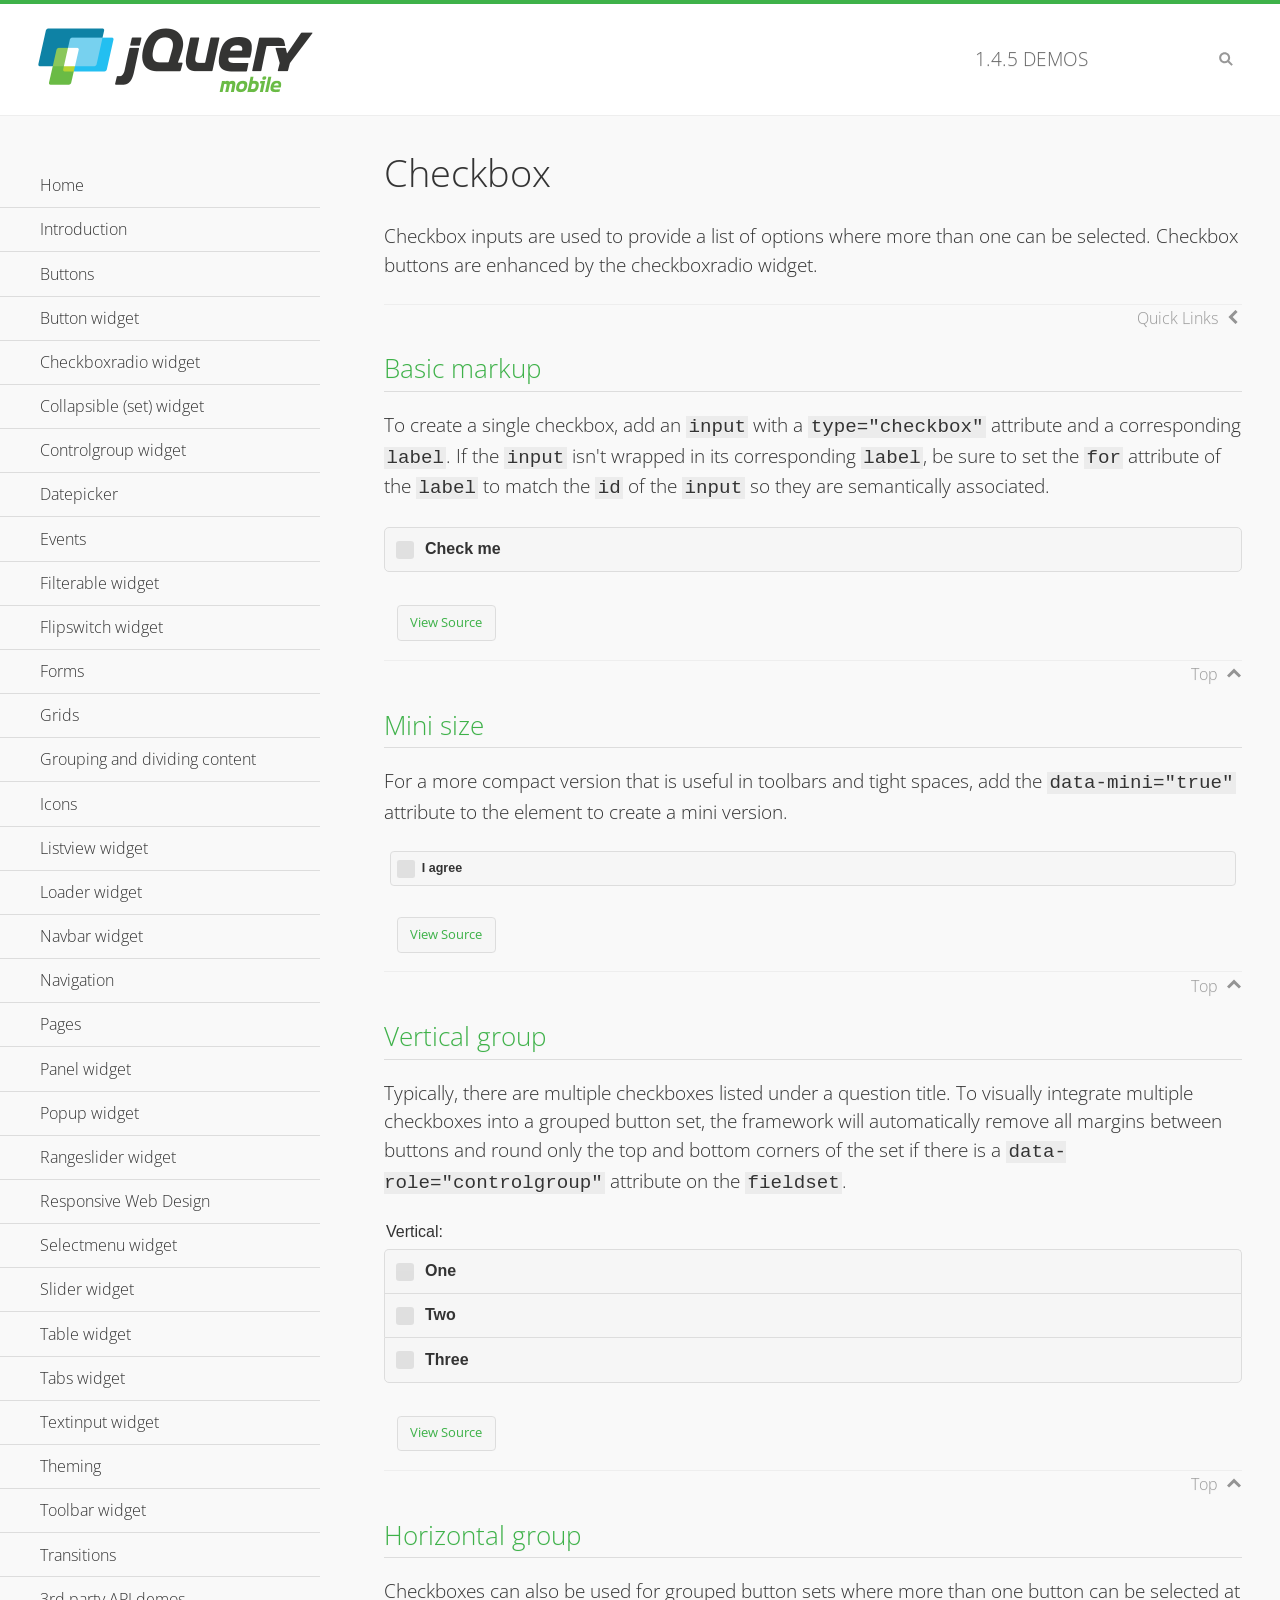
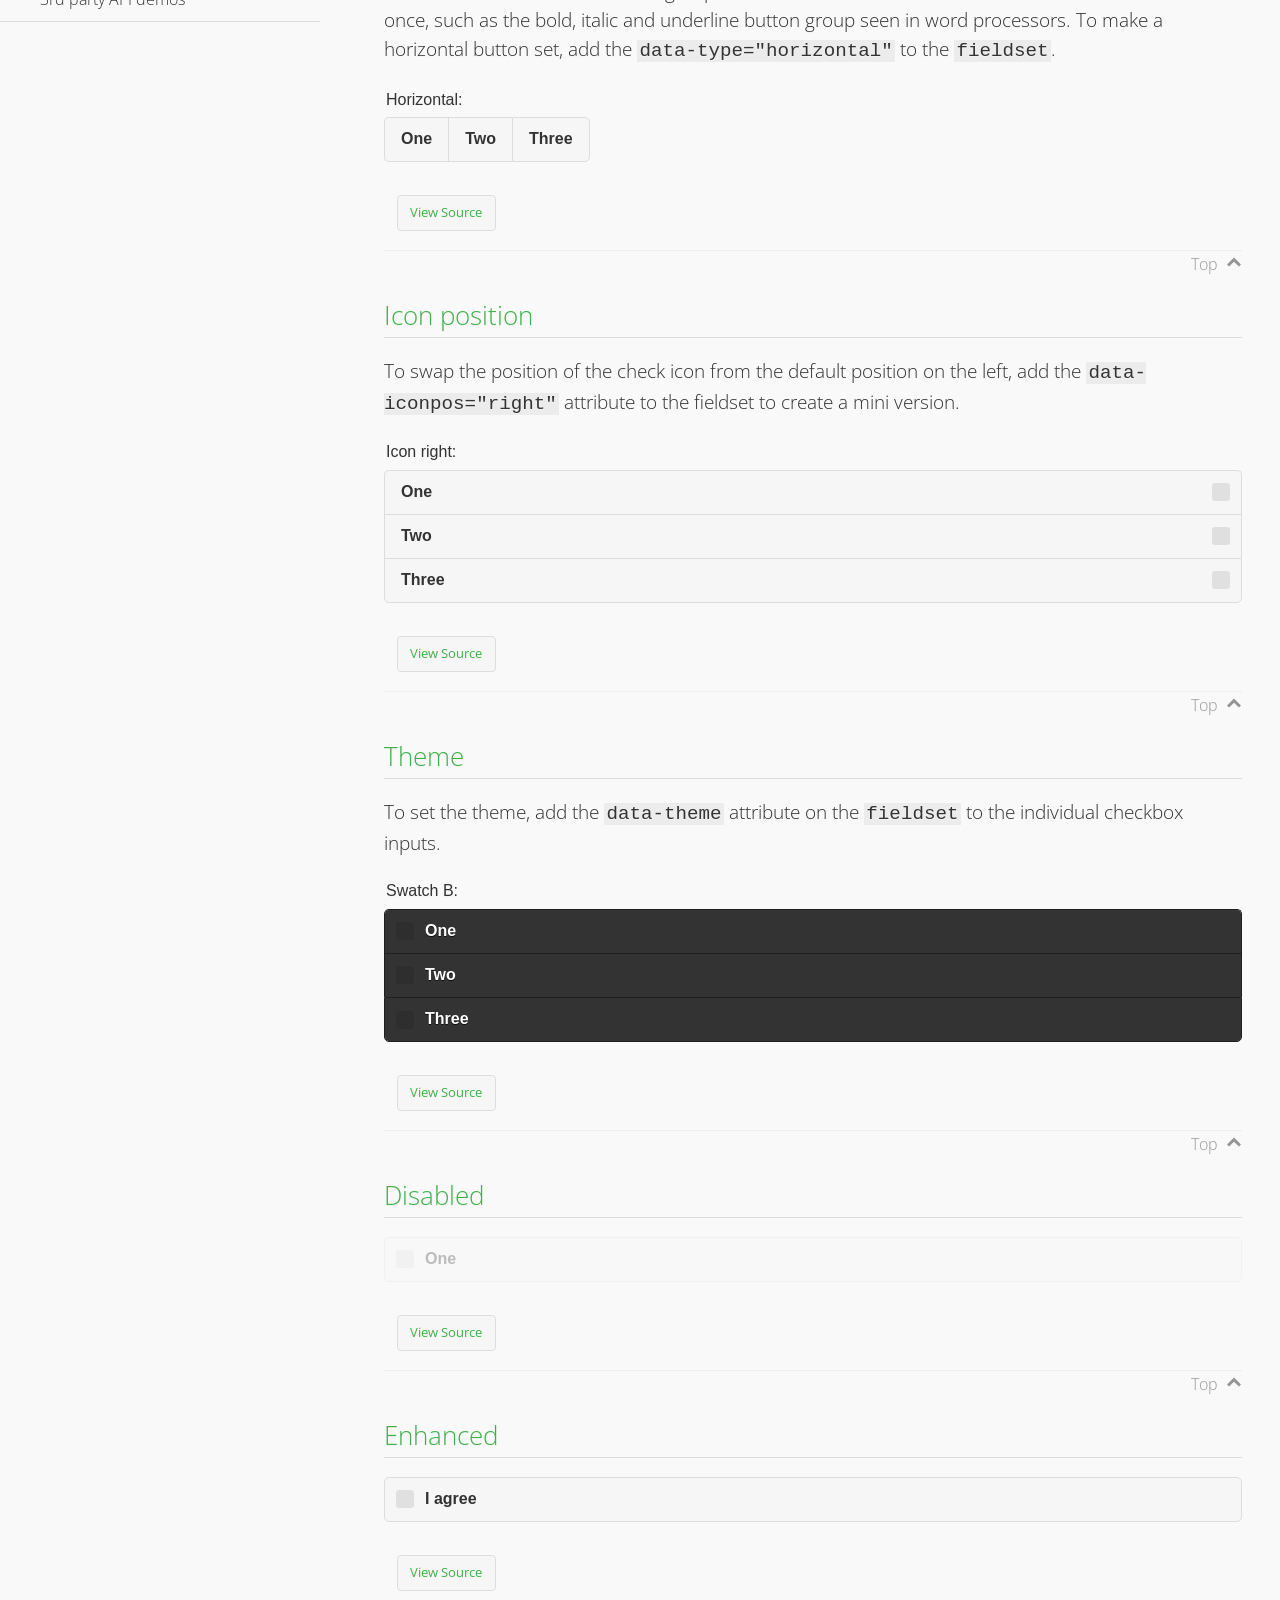
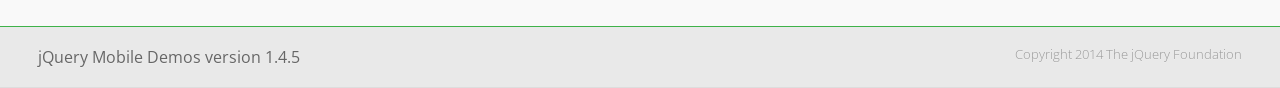
<file: www/css/demos/checkboxradio-checkbox/index.html>
<!DOCTYPE html>
<html>
<head>
	<meta charset="utf-8">
	<meta name="viewport" content="width=device-width, initial-scale=1">
	<title>Checkbox - jQuery Mobile Demos</title>
	<link rel="shortcut icon" href="../favicon.ico">
	<link rel="stylesheet" href="http://fonts.googleapis.com/css?family=Open+Sans:300,400,700">
	<link rel="stylesheet" href="../css/themes/default/jquery.mobile-1.4.5.min.css">
	<link rel="stylesheet" href="../_assets/css/jqm-demos.css">
	<script src="../js/jquery.js"></script>
	<script src="../_assets/js/index.js"></script>
	<script src="../js/jquery.mobile-1.4.5.min.js"></script>
</head>
<body>
<div data-role="page" class="jqm-demos" data-quicklinks="true">

	<div data-role="header" class="jqm-header">
		<h2><a href="../" title="jQuery Mobile Demos home"><img src="../_assets/img/jquery-logo.png" alt="jQuery Mobile"></a></h2>
		<p><span class="jqm-version"></span> Demos</p>
		<a href="#" class="jqm-navmenu-link ui-btn ui-btn-icon-notext ui-corner-all ui-icon-bars ui-nodisc-icon ui-alt-icon ui-btn-left">Menu</a>
		<a href="#" class="jqm-search-link ui-btn ui-btn-icon-notext ui-corner-all ui-icon-search ui-nodisc-icon ui-alt-icon ui-btn-right">Search</a>
	</div><!-- /header -->

	<div role="main" class="ui-content jqm-content">

		<h1>Checkbox</h1>

		<p>Checkbox inputs are used to provide a list of options where more than one can be selected. Checkbox buttons are enhanced by the checkboxradio widget.</p>

		<h2>Basic markup</h2>

		<p>To create a single checkbox, add an <code>input</code> with a <code>type="checkbox"</code> attribute and a corresponding <code>label</code>. If the <code>input</code> isn't wrapped in its corresponding <code>label</code>, be sure to set the <code>for</code> attribute of the <code>label</code> to match the <code>id</code> of the <code>input</code> so they are semantically associated.</p>

		<div data-demo-html="true">
			<form>
				<label>
					<input type="checkbox" name="checkbox-0 ">Check me
				</label>
			</form>
		</div><!--/demo-html -->

		<h2>Mini size</h2>

		<p>For a more compact version that is useful in toolbars and tight spaces, add the <code>data-mini="true"</code> attribute to the element to create a mini version. </p>

		<div data-demo-html="true">
			<form>
				<input type="checkbox" name="checkbox-mini-0" id="checkbox-mini-0" data-mini="true">
				<label for="checkbox-mini-0">I agree</label>
			</form>
		</div><!--/demo-html -->

		<h2>Vertical group</h2>

		<p>Typically, there are multiple checkboxes listed under a question title. To visually integrate multiple checkboxes into a grouped button set, the framework will automatically remove all margins between buttons and round only the top and bottom corners of the set if there is a <code> data-role="controlgroup"</code> attribute on the <code>fieldset</code>.</p>

		<div data-demo-html="true">
			<form>
				<fieldset data-role="controlgroup">
					<legend>Vertical:</legend>
					<input type="checkbox" name="checkbox-v-2a" id="checkbox-v-2a">
					<label for="checkbox-v-2a">One</label>
					<input type="checkbox" name="checkbox-v-2b" id="checkbox-v-2b">
					<label for="checkbox-v-2b">Two</label>
					<input type="checkbox" name="checkbox-v-2c" id="checkbox-v-2c">
					<label for="checkbox-v-2c">Three</label>
				</fieldset>
			</form>
		</div><!--/demo-html -->

		<h2>Horizontal group</h2>

		<p>Checkboxes can also be used for grouped button sets where more than one button can be selected at once, such as the bold, italic and underline button group seen in word processors. To make a horizontal button set, add the <code> data-type="horizontal"</code> to the <code>fieldset</code>.</p>

		<div data-demo-html="true">
			<form>
				<fieldset data-role="controlgroup" data-type="horizontal">
					<legend>Horizontal:</legend>
					<input type="checkbox" name="checkbox-h-2a" id="checkbox-h-2a">
					<label for="checkbox-h-2a">One</label>
					<input type="checkbox" name="checkbox-h-2b" id="checkbox-h-2b">
					<label for="checkbox-h-2b">Two</label>
					<input type="checkbox" name="checkbox-h-2c" id="checkbox-h-2c">
					<label for="checkbox-h-2c">Three</label>
				</fieldset>
			</form>
		</div><!--/demo-html -->

		<h2>Icon position</h2>

		<p>To swap the position of the check icon from the default position on the left, add the <code>data-iconpos="right"</code> attribute to the fieldset to create a mini version. </p>

		<div data-demo-html="true">
			<form>
				<fieldset data-role="controlgroup" data-iconpos="right">
					<legend>Icon right:</legend>
					<input type="checkbox" name="checkbox-h-6a" id="checkbox-h-6a">
					<label for="checkbox-h-6a">One</label>
					<input type="checkbox" name="checkbox-h-6b" id="checkbox-h-6b">
					<label for="checkbox-h-6b">Two</label>
					<input type="checkbox" name="checkbox-h-6c" id="checkbox-h-6c">
					<label for="checkbox-h-6c">Three</label>
				</fieldset>
			</form>
		</div><!--/demo-html -->

		<h2>Theme</h2>

		<p>To set the theme, add the <code>data-theme</code> attribute on the <code>fieldset</code> to the individual checkbox inputs.</p>

		<div data-demo-html="true">
			<form>
				<fieldset data-role="controlgroup">
					<legend>Swatch B:</legend>
					<input type="checkbox" name="checkbox-t-2a" id="checkbox-t-2a" data-theme="b">
					<label for="checkbox-t-2a">One</label>
					<input type="checkbox" name="checkbox-t-2b" id="checkbox-t-2b" data-theme="b">
					<label for="checkbox-t-2b">Two</label>
					<input type="checkbox" name="checkbox-t-2c" id="checkbox-t-2c" data-theme="b">
					<label for="checkbox-t-2c">Three</label>
				</fieldset>
			</form>
		</div><!--/demo-html -->

		<h2>Disabled</h2>

		<div data-demo-html="true">
			<form>
				<input disabled type="checkbox" name="checkbox-t-3a" id="checkbox-t-3a" data-theme="a">
				<label for="checkbox-t-3a">One</label>
			</form>
		</div><!--/demo-html -->

		<h2>Enhanced</h2>

		<div data-demo-html="true">
			<div class="ui-checkbox">
				<label for="checkbox-enhanced" class="ui-btn ui-corner-all ui-btn-inherit ui-btn-icon-left ui-checkbox-off">I agree</label>
				<input type="checkbox" name="checkbox-enhanced" id="checkbox-enhanced" data-enhanced="true">
			</div>
		</div><!--/demo-html -->

	</div><!-- /content -->
	    <div data-role="panel" class="jqm-navmenu-panel" data-position="left" data-display="overlay" data-theme="a">
	    	<ul class="jqm-list ui-alt-icon ui-nodisc-icon">
<li data-filtertext="demos homepage" data-icon="home"><a href=".././">Home</a></li>
<li data-filtertext="introduction overview getting started"><a href="../intro/" data-ajax="false">Introduction</a></li>
<li data-filtertext="buttons button markup buttonmarkup method anchor link button element"><a href="../button-markup/" data-ajax="false">Buttons</a></li>
<li data-filtertext="form button widget input button submit reset"><a href="../button/" data-ajax="false">Button widget</a></li>
<li data-role="collapsible" data-enhanced="true" data-collapsed-icon="carat-d" data-expanded-icon="carat-u" data-iconpos="right" data-inset="false" class="ui-collapsible ui-collapsible-themed-content ui-collapsible-collapsed">
	<h3 class="ui-collapsible-heading ui-collapsible-heading-collapsed">
		<a href="#" class="ui-collapsible-heading-toggle ui-btn ui-btn-icon-right ui-btn-inherit ui-icon-carat-d">
		    Checkboxradio widget<span class="ui-collapsible-heading-status"> click to expand contents</span>
		</a>
	</h3>
	<div class="ui-collapsible-content ui-body-inherit ui-collapsible-content-collapsed" aria-hidden="true">
		<ul>
			<li data-filtertext="form checkboxradio widget checkbox input checkboxes controlgroups"><a href="../checkboxradio-checkbox/" data-ajax="false">Checkboxes</a></li>
			<li data-filtertext="form checkboxradio widget radio input radio buttons controlgroups"><a href="../checkboxradio-radio/" data-ajax="false">Radio buttons</a></li>
		</ul>
	</div>
</li>
<li data-role="collapsible" data-enhanced="true" data-collapsed-icon="carat-d" data-expanded-icon="carat-u" data-iconpos="right" data-inset="false" class="ui-collapsible ui-collapsible-themed-content ui-collapsible-collapsed">
	<h3 class="ui-collapsible-heading ui-collapsible-heading-collapsed">
		<a href="#" class="ui-collapsible-heading-toggle ui-btn ui-btn-icon-right ui-btn-inherit ui-icon-carat-d">
			Collapsible (set) widget<span class="ui-collapsible-heading-status"> click to expand contents</span>
		</a>
	</h3>
	<div class="ui-collapsible-content ui-body-inherit ui-collapsible-content-collapsed" aria-hidden="true">
		<ul>
			<li data-filtertext="collapsibles content formatting"><a href="../collapsible/" data-ajax="false">Collapsible</a></li>
			<li data-filtertext="dynamic collapsible set accordion append expand"><a href="../collapsible-dynamic/" data-ajax="false">Dynamic collapsibles</a></li>
			<li data-filtertext="accordions collapsible set widget content formatting grouped collapsibles"><a href="../collapsibleset/" data-ajax="false">Collapsible set</a></li>
		</ul>
	</div>
</li>
<li data-role="collapsible" data-enhanced="true" data-collapsed-icon="carat-d" data-expanded-icon="carat-u" data-iconpos="right" data-inset="false" class="ui-collapsible ui-collapsible-themed-content ui-collapsible-collapsed">
	<h3 class="ui-collapsible-heading ui-collapsible-heading-collapsed">
		<a href="#" class="ui-collapsible-heading-toggle ui-btn ui-btn-icon-right ui-btn-inherit ui-icon-carat-d">
			Controlgroup widget<span class="ui-collapsible-heading-status"> click to expand contents</span>
		</a>
	</h3>
	<div class="ui-collapsible-content ui-body-inherit ui-collapsible-content-collapsed" aria-hidden="true">
		<ul>
			<li data-filtertext="controlgroups selectmenu checkboxradio input grouped buttons horizontal vertical"><a href="../controlgroup/" data-ajax="false">Controlgroup</a></li>
			<li data-filtertext="dynamic controlgroup dynamically add buttons"><a href="../controlgroup-dynamic/" data-ajax="false">Dynamic controlgroups</a></li>
		</ul>
	</div>
</li>
<li data-filtertext="form datepicker widget date input"><a href="../datepicker/" data-ajax="false">Datepicker</a></li>
<li data-role="collapsible" data-enhanced="true" data-collapsed-icon="carat-d" data-expanded-icon="carat-u" data-iconpos="right" data-inset="false" class="ui-collapsible ui-collapsible-themed-content ui-collapsible-collapsed">
	<h3 class="ui-collapsible-heading ui-collapsible-heading-collapsed">
		<a href="#" class="ui-collapsible-heading-toggle ui-btn ui-btn-icon-right ui-btn-inherit ui-icon-carat-d">
			Events<span class="ui-collapsible-heading-status"> click to expand contents</span>
		</a>
	</h3>
	<div class="ui-collapsible-content ui-body-inherit ui-collapsible-content-collapsed" aria-hidden="true">
		<ul>
			<li data-filtertext="swipe to delete list items listviews swipe events"><a href="../swipe-list/" data-ajax="false">Swipe list items</a></li>
			<li data-filtertext="swipe to navigate swipe page navigation swipe events"><a href="../swipe-page/" data-ajax="false">Swipe page navigation</a></li>
		</ul>
	</div>
</li>
<li data-filtertext="filterable filter elements sorting searching listview table"><a href="../filterable/" data-ajax="false">Filterable widget</a></li>
<li data-filtertext="form flipswitch widget flip toggle switch binary select checkbox input"><a href="../flipswitch/" data-ajax="false">Flipswitch widget</a></li>
<li data-role="collapsible" data-enhanced="true" data-collapsed-icon="carat-d" data-expanded-icon="carat-u" data-iconpos="right" data-inset="false" class="ui-collapsible ui-collapsible-themed-content ui-collapsible-collapsed">
	<h3 class="ui-collapsible-heading ui-collapsible-heading-collapsed">
		<a href="#" class="ui-collapsible-heading-toggle ui-btn ui-btn-icon-right ui-btn-inherit ui-icon-carat-d">
			Forms<span class="ui-collapsible-heading-status"> click to expand contents</span>
		</a>
	</h3>
	<div class="ui-collapsible-content ui-body-inherit ui-collapsible-content-collapsed" aria-hidden="true">
		<ul>
			<li data-filtertext="forms text checkbox radio range button submit reset inputs selects textarea slider flipswitch label form elements"><a href="../forms/" data-ajax="false">Forms</a></li>
			<li data-filtertext="form hide labels hidden accessible ui-hidden-accessible forms"><a href="../forms-label-hidden-accessible/" data-ajax="false">Hide labels</a></li>
			<li data-filtertext="form field containers fieldcontain ui-field-contain forms"><a href="../forms-field-contain/" data-ajax="false">Field containers</a></li>
			<li data-filtertext="forms disabled form elements"><a href="../forms-disabled/" data-ajax="false">Forms disabled</a></li>
			<li data-filtertext="forms gallery examples overview forms text checkbox radio range button submit reset inputs selects textarea slider flipswitch label form elements"><a href="../forms-gallery/" data-ajax="false">Forms gallery</a></li>
		</ul>
	</div>
</li>
<li data-role="collapsible" data-enhanced="true" data-collapsed-icon="carat-d" data-expanded-icon="carat-u" data-iconpos="right" data-inset="false" class="ui-collapsible ui-collapsible-themed-content ui-collapsible-collapsed">
	<h3 class="ui-collapsible-heading ui-collapsible-heading-collapsed">
		<a href="#" class="ui-collapsible-heading-toggle ui-btn ui-btn-icon-right ui-btn-inherit ui-icon-carat-d">
			Grids<span class="ui-collapsible-heading-status"> click to expand contents</span>
		</a>
	</h3>
	<div class="ui-collapsible-content ui-body-inherit ui-collapsible-content-collapsed" aria-hidden="true">
		<ul>
			<li data-filtertext="grids columns blocks content formatting rwd responsive css framework"><a href="../grids/" data-ajax="false">Grids</a></li>
			<li data-filtertext="buttons in grids css framework"><a href="../grids-buttons/" data-ajax="false">Buttons in grids</a></li>
			<li data-filtertext="custom responsive grids rwd css framework"><a href="../grids-custom-responsive/" data-ajax="false">Custom responsive grids</a></li>
		</ul>
	</div>
</li>
<li data-filtertext="blocks content formatting sections heading"><a href="../body-bar-classes/" data-ajax="false">Grouping and dividing content</a></li>
<li data-role="collapsible" data-enhanced="true" data-collapsed-icon="carat-d" data-expanded-icon="carat-u" data-iconpos="right" data-inset="false" class="ui-collapsible ui-collapsible-themed-content ui-collapsible-collapsed">
	<h3 class="ui-collapsible-heading ui-collapsible-heading-collapsed">
		<a href="#" class="ui-collapsible-heading-toggle ui-btn ui-btn-icon-right ui-btn-inherit ui-icon-carat-d">
			Icons<span class="ui-collapsible-heading-status"> click to expand contents</span>
		</a>
	</h3>
	<div class="ui-collapsible-content ui-body-inherit ui-collapsible-content-collapsed" aria-hidden="true">
		<ul>
			<li data-filtertext="button icons svg disc alt custom icon position"><a href="../icons/" data-ajax="false">Icons</a></li>
			<li data-filtertext=""><a href="../icons-grunticon/" data-ajax="false">Grunticon loader</a></li>
		</ul>
	</div>
</li>
<li data-role="collapsible" data-enhanced="true" data-collapsed-icon="carat-d" data-expanded-icon="carat-u" data-iconpos="right" data-inset="false" class="ui-collapsible ui-collapsible-themed-content ui-collapsible-collapsed">
	<h3 class="ui-collapsible-heading ui-collapsible-heading-collapsed">
		<a href="#" class="ui-collapsible-heading-toggle ui-btn ui-btn-icon-right ui-btn-inherit ui-icon-carat-d">
			Listview widget<span class="ui-collapsible-heading-status"> click to expand contents</span>
		</a>
	</h3>
	<div class="ui-collapsible-content ui-body-inherit ui-collapsible-content-collapsed" aria-hidden="true">
		<ul>
			<li data-filtertext="listview widget thumbnails icons nested split button collapsible ul ol"><a href="../listview/" data-ajax="false">Listview</a></li>
			<li data-filtertext="autocomplete filterable reveal listview filtertextbeforefilter placeholder"><a href="../listview-autocomplete/" data-ajax="false">Listview autocomplete</a></li>
			<li data-filtertext="autocomplete filterable reveal listview remote data filtertextbeforefilter placeholder"><a href="../listview-autocomplete-remote/" data-ajax="false">Listview autocomplete remote data</a></li>
			<li data-filtertext="autodividers anchor jump scroll linkbars listview lists ul ol"><a href="../listview-autodividers-linkbar/" data-ajax="false">Listview autodividers linkbar</a></li>
			<li data-filtertext="listview autodividers selector autodividersselector lists ul ol"><a href="../listview-autodividers-selector/" data-ajax="false">Listview autodividers selector</a></li>
			<li data-filtertext="listview nested list items"><a href="../listview-nested-lists/" data-ajax="false">Nested Listviews</a></li>
			<li data-filtertext="listview collapsible list items flat"><a href="../listview-collapsible-item-flat/" data-ajax="false">Listview collapsible list items (flat)</a></li>
			<li data-filtertext="listview collapsible list indented"><a href="../listview-collapsible-item-indented/" data-ajax="false">Listview collapsible list items (indented)</a></li>
			<li data-filtertext="grid listview responsive grids responsive listviews lists ul"><a href="../listview-grid/" data-ajax="false">Listview responsive grid</a></li>
		</ul>
	</div>
</li>
<li data-filtertext="loader widget page loading navigation overlay spinner"><a href="../loader/" data-ajax="false">Loader widget</a></li>
<li data-filtertext="navbar widget navmenu toolbars header footer"><a href="../navbar/" data-ajax="false">Navbar widget</a></li>
<li data-role="collapsible" data-enhanced="true" data-collapsed-icon="carat-d" data-expanded-icon="carat-u" data-iconpos="right" data-inset="false" class="ui-collapsible ui-collapsible-themed-content ui-collapsible-collapsed">
	<h3 class="ui-collapsible-heading ui-collapsible-heading-collapsed">
		<a href="#" class="ui-collapsible-heading-toggle ui-btn ui-btn-icon-right ui-btn-inherit ui-icon-carat-d">
			Navigation<span class="ui-collapsible-heading-status"> click to expand contents</span>
		</a>
	</h3>
	<div class="ui-collapsible-content ui-body-inherit ui-collapsible-content-collapsed" aria-hidden="true">
		<ul>
			<li data-filtertext="ajax navigation navigate widget history event method"><a href="../navigation/" data-ajax="false">Navigation</a></li>
			<li data-filtertext="linking pages page links navigation ajax prefetch cache"><a href="../navigation-linking-pages/" data-ajax="false">Linking pages</a></li>
			<!-- <li data-filtertext="php redirect server redirection server-side navigation"><a href="../navigation-php-redirect/" data-ajax="false">PHP redirect demo</a></li>-->
			<li data-filtertext="navigation redirection hash query"><a href="../navigation-hash-processing/" data-ajax="false">Hash processing demo</a></li>
			<li data-filtertext="navigation redirection hash query"><a href="../page-events/" data-ajax="false">Page Navigation Events</a></li>
		</ul>
	</div>
</li>
<li data-role="collapsible" data-enhanced="true" data-collapsed-icon="carat-d" data-expanded-icon="carat-u" data-iconpos="right" data-inset="false" class="ui-collapsible ui-collapsible-themed-content ui-collapsible-collapsed">
	<h3 class="ui-collapsible-heading ui-collapsible-heading-collapsed">
		<a href="#" class="ui-collapsible-heading-toggle ui-btn ui-btn-icon-right ui-btn-inherit ui-icon-carat-d">
			Pages<span class="ui-collapsible-heading-status"> click to expand contents</span>
		</a>
	</h3>
	<div class="ui-collapsible-content ui-body-inherit ui-collapsible-content-collapsed" aria-hidden="true">
		<ul>
			<li data-filtertext="pages page widget ajax navigation"><a href="../pages/" data-ajax="false">Pages</a></li>
			<li data-filtertext="single page"><a href="../pages-single-page/" data-ajax="false">Single page</a></li>
			<li data-filtertext="multipage multi-page page"><a href="../pages-multi-page/" data-ajax="false">Multi-page template</a></li>
			<li data-filtertext="dialog page widget modal popup"><a href="../pages-dialog/" data-ajax="false">Dialog page</a></li>
		</ul>
	</div>
</li>
<li data-role="collapsible" data-enhanced="true" data-collapsed-icon="carat-d" data-expanded-icon="carat-u" data-iconpos="right" data-inset="false" class="ui-collapsible ui-collapsible-themed-content ui-collapsible-collapsed">
	<h3 class="ui-collapsible-heading ui-collapsible-heading-collapsed">
		<a href="#" class="ui-collapsible-heading-toggle ui-btn ui-btn-icon-right ui-btn-inherit ui-icon-carat-d">
			Panel widget<span class="ui-collapsible-heading-status"> click to expand contents</span>
		</a>
	</h3>
	<div class="ui-collapsible-content ui-body-inherit ui-collapsible-content-collapsed" aria-hidden="true">
		<ul>
			<li data-filtertext="panel widget sliding panels reveal push overlay responsive"><a href="../panel/" data-ajax="false">Panel</a></li>
			<li data-filtertext=""><a href="../panel-external/" data-ajax="false">External panels</a></li>
			<li data-filtertext="panel "><a href="../panel-fixed/" data-ajax="false">Fixed panels</a></li>
			<li data-filtertext="panel slide panels sliding panels shadow rwd responsive breakpoint"><a href="../panel-responsive/" data-ajax="false">Panels responsive</a></li>
			<li data-filtertext="panel custom style custom panel width reveal shadow listview panel styling page background wrapper"><a href="../panel-styling/" data-ajax="false">Custom panel style</a></li>
			<li data-filtertext="panel open on swipe"><a href="../panel-swipe-open/" data-ajax="false">Panel open on swipe</a></li>
			<li data-filtertext="panels outside page internal external toolbars"><a href="../panel-external-internal/" data-ajax="false">Panel external and internal</a></li>
		</ul>
	</div>
</li>
<li data-role="collapsible" data-enhanced="true" data-collapsed-icon="carat-d" data-expanded-icon="carat-u" data-iconpos="right" data-inset="false" class="ui-collapsible ui-collapsible-themed-content ui-collapsible-collapsed">
	<h3 class="ui-collapsible-heading ui-collapsible-heading-collapsed">
		<a href="#" class="ui-collapsible-heading-toggle ui-btn ui-btn-icon-right ui-btn-inherit ui-icon-carat-d">
			Popup widget<span class="ui-collapsible-heading-status"> click to expand contents</span>
		</a>
	</h3>
	<div class="ui-collapsible-content ui-body-inherit ui-collapsible-content-collapsed" aria-hidden="true">
		<ul>
			<li data-filtertext="popup widget popups dialog modal transition tooltip lightbox form overlay screen flip pop fade transition"><a href="../popup/" data-ajax="false">Popup</a></li>
			<li data-filtertext="popup alignment position"><a href="../popup-alignment/" data-ajax="false">Popup alignment</a></li>
			<li data-filtertext="popup arrow size popups popover"><a href="../popup-arrow-size/" data-ajax="false">Popup arrow size</a></li>
			<li data-filtertext="dynamic popups popup images lightbox"><a href="../popup-dynamic/" data-ajax="false">Dynamic popups</a></li>
			<li data-filtertext="popups with iframes scaling"><a href="../popup-iframe/" data-ajax="false">Popups with iframes</a></li>
			<li data-filtertext="popup image scaling"><a href="../popup-image-scaling/" data-ajax="false">Popup image scaling</a></li>
			<li data-filtertext="external popup outside multi-page"><a href="../popup-outside-multipage/" data-ajax="false">Popup outside multi-page</a></li>
		</ul>
	</div>
</li>
<li data-filtertext="form rangeslider widget dual sliders dual handle sliders range input"><a href="../rangeslider/" data-ajax="false">Rangeslider widget</a></li>
<li data-filtertext="responsive web design rwd adaptive progressive enhancement PE accessible mobile breakpoints media query media queries"><a href="../rwd/" data-ajax="false">Responsive Web Design</a></li>
<li data-role="collapsible" data-enhanced="true" data-collapsed-icon="carat-d" data-expanded-icon="carat-u" data-iconpos="right" data-inset="false" class="ui-collapsible ui-collapsible-themed-content ui-collapsible-collapsed">
	<h3 class="ui-collapsible-heading ui-collapsible-heading-collapsed">
		<a href="#" class="ui-collapsible-heading-toggle ui-btn ui-btn-icon-right ui-btn-inherit ui-icon-carat-d">
			Selectmenu widget<span class="ui-collapsible-heading-status"> click to expand contents</span>
		</a>
	</h3>
	<div class="ui-collapsible-content ui-body-inherit ui-collapsible-content-collapsed" aria-hidden="true">
		<ul>
			<li data-filtertext="form selectmenu widget select input custom select menu selects"><a href="../selectmenu/" data-ajax="false">Selectmenu</a></li>
			<li data-filtertext="form custom select menu selectmenu widget custom menu option optgroup multiple selects"><a href="../selectmenu-custom/" data-ajax="false">Custom select menu</a></li>
			<li data-filtertext="filterable select filter popup dialog"><a href="../selectmenu-custom-filter/" data-ajax="false">Custom select menu with filter</a></li>
		</ul>
	</div>
</li>
<li data-role="collapsible" data-enhanced="true" data-collapsed-icon="carat-d" data-expanded-icon="carat-u" data-iconpos="right" data-inset="false" class="ui-collapsible ui-collapsible-themed-content ui-collapsible-collapsed">
	<h3 class="ui-collapsible-heading ui-collapsible-heading-collapsed">
		<a href="#" class="ui-collapsible-heading-toggle ui-btn ui-btn-icon-right ui-btn-inherit ui-icon-carat-d">
			Slider widget<span class="ui-collapsible-heading-status"> click to expand contents</span>
		</a>
	</h3>
	<div class="ui-collapsible-content ui-body-inherit ui-collapsible-content-collapsed" aria-hidden="true">
		<ul>
			<li data-filtertext="form slider widget range input single sliders"><a href="../slider/" data-ajax="false">Slider</a></li>
			<li data-filtertext="form slider widget flipswitch slider binary select flip toggle switch"><a href="../slider-flipswitch/" data-ajax="false">Slider flip toggle switch</a></li>
			<li data-filtertext="form slider tooltip handle value input range sliders"><a href="../slider-tooltip/" data-ajax="false">Slider tooltip</a></li>
		</ul>
	</div>
</li>
<li data-role="collapsible" data-enhanced="true" data-collapsed-icon="carat-d" data-expanded-icon="carat-u" data-iconpos="right" data-inset="false" class="ui-collapsible ui-collapsible-themed-content ui-collapsible-collapsed">
	<h3 class="ui-collapsible-heading ui-collapsible-heading-collapsed">
		<a href="#" class="ui-collapsible-heading-toggle ui-btn ui-btn-icon-right ui-btn-inherit ui-icon-carat-d">
			Table widget<span class="ui-collapsible-heading-status"> click to expand contents</span>
		</a>
	</h3>
	<div class="ui-collapsible-content ui-body-inherit ui-collapsible-content-collapsed" aria-hidden="true">
		<ul>
			<li data-filtertext="table widget reflow column toggle th td responsive tables rwd hide show tabular"><a href="../table-column-toggle/" data-ajax="false">Table Column Toggle</a></li>
			<li data-filtertext="table column toggle phone comparison demo"><a href="../table-column-toggle-example/" data-ajax="false">Table Column Toggle demo</a></li>
			<li data-filtertext="responsive tables table column toggle heading groups rwd breakpoint"><a href="../table-column-toggle-heading-groups/" data-ajax="false">Table Column Toggle heading groups</a></li>
			<li data-filtertext="responsive tables table column toggle hide rwd breakpoint customization options"><a href="../table-column-toggle-options/" data-ajax="false">Table Column Toggle options</a></li>
			<li data-filtertext="table reflow th td responsive rwd columns tabular"><a href="../table-reflow/" data-ajax="false">Table Reflow</a></li>
			<li data-filtertext="responsive tables table reflow heading groups rwd breakpoint"><a href="../table-reflow-heading-groups/" data-ajax="false">Table Reflow heading groups</a></li>
			<li data-filtertext="responsive tables table reflow stripes strokes table style"><a href="../table-reflow-stripes-strokes/" data-ajax="false">Table Reflow stripes and strokes</a></li>
			<li data-filtertext="responsive tables table reflow stack custom styles"><a href="../table-reflow-styling/" data-ajax="false">Table Reflow custom styles</a></li>
		</ul>
	</div>
</li>
<li data-filtertext="ui tabs widget"><a href="../tabs/" data-ajax="false">Tabs widget</a></li>
<li data-filtertext="form textinput widget text input textarea number date time tel email file color password"><a href="../textinput/" data-ajax="false">Textinput widget</a></li>
<li data-role="collapsible" data-enhanced="true" data-collapsed-icon="carat-d" data-expanded-icon="carat-u" data-iconpos="right" data-inset="false" class="ui-collapsible ui-collapsible-themed-content ui-collapsible-collapsed">
	<h3 class="ui-collapsible-heading ui-collapsible-heading-collapsed">
		<a href="#" class="ui-collapsible-heading-toggle ui-btn ui-btn-icon-right ui-btn-inherit ui-icon-carat-d">
			Theming<span class="ui-collapsible-heading-status"> click to expand contents</span>
		</a>
	</h3>
	<div class="ui-collapsible-content ui-body-inherit ui-collapsible-content-collapsed" aria-hidden="true">
		<ul>
			<li data-filtertext="default theme swatches theming style css"><a href="../theme-default/" data-ajax="false">Default theme</a></li>
			<li data-filtertext="classic theme old theme swatches theming style css"><a href="../theme-classic/" data-ajax="false">Classic theme</a></li>
		</ul>
	</div>
</li>
<li data-role="collapsible" data-enhanced="true" data-collapsed-icon="carat-d" data-expanded-icon="carat-u" data-iconpos="right" data-inset="false" class="ui-collapsible ui-collapsible-themed-content ui-collapsible-collapsed">
	<h3 class="ui-collapsible-heading ui-collapsible-heading-collapsed">
		<a href="#" class="ui-collapsible-heading-toggle ui-btn ui-btn-icon-right ui-btn-inherit ui-icon-carat-d">
			Toolbar widget<span class="ui-collapsible-heading-status"> click to expand contents</span>
		</a>
	</h3>
	<div class="ui-collapsible-content ui-body-inherit ui-collapsible-content-collapsed" aria-hidden="true">
		<ul>
			<li data-filtertext="toolbar widget header footer toolbars fixed fullscreen external sections"><a href="../toolbar/" data-ajax="false">Toolbar</a></li>
			<li data-filtertext="dynamic toolbars dynamically add toolbar header footer"><a href="../toolbar-dynamic/" data-ajax="false">Dynamic toolbars</a></li>
			<li data-filtertext="external toolbars header footer"><a href="../toolbar-external/" data-ajax="false">External toolbars</a></li>
			<li data-filtertext="fixed toolbars header footer"><a href="../toolbar-fixed/" data-ajax="false">Fixed toolbars</a></li>
			<li data-filtertext="fixed fullscreen toolbars header footer"><a href="../toolbar-fixed-fullscreen/" data-ajax="false">Fullscreen toolbars</a></li>
			<li data-filtertext="external fixed toolbars header footer"><a href="../toolbar-fixed-external/" data-ajax="false">Fixed external toolbars</a></li>
			<li data-filtertext="external persistent toolbars header footer navbar navmenu"><a href="../toolbar-fixed-persistent/" data-ajax="false">Persistent toolbars</a></li>
			<li data-filtertext="external ajax optimized toolbars persistent toolbars header footer navbar"><a href="../toolbar-fixed-persistent-optimized/" data-ajax="false">Ajax optimized toolbars</a></li>
			<li data-filtertext="form in toolbars header footer"><a href="../toolbar-fixed-forms/" data-ajax="false">Form in toolbar</a></li>
		</ul>
	</div>
</li>
<li data-filtertext="page transitions animated pages popup navigation flip slide fade pop"><a href="../transitions/" data-ajax="false">Transitions</a></li>
<li data-role="collapsible" data-enhanced="true" data-collapsed-icon="carat-d" data-expanded-icon="carat-u" data-iconpos="right" data-inset="false" class="ui-collapsible ui-collapsible-themed-content ui-collapsible-collapsed">
	<h3 class="ui-collapsible-heading ui-collapsible-heading-collapsed">
		<a href="#" class="ui-collapsible-heading-toggle ui-btn ui-btn-icon-right ui-btn-inherit ui-icon-carat-d">
			3rd party API demos<span class="ui-collapsible-heading-status"> click to expand contents</span>
		</a>
	</h3>
	<div class="ui-collapsible-content ui-body-inherit ui-collapsible-content-collapsed" aria-hidden="true">
		<ul>
			<li data-filtertext="backbone requirejs navigation router"><a href="../backbone-requirejs/" data-ajax="false">Backbone RequireJS</a></li>
			<li data-filtertext="google maps geolocation demo"><a href="../map-geolocation/" data-ajax="false">Google Maps geolocation</a></li>
			<li data-filtertext="google maps hybrid"><a href="../map-list-toggle/" data-ajax="false">Google Maps list toggle</a></li>
		</ul>
	</div>
</li>



		     </ul>
		</div><!-- /panel -->


	<div data-role="footer" data-position="fixed" data-tap-toggle="false" class="jqm-footer">
		<p>jQuery Mobile Demos version <span class="jqm-version"></span></p>
		<p>Copyright 2014 The jQuery Foundation</p>
	</div><!-- /footer -->
	<!-- TODO: This should become an external panel so we can add input to markup (unique ID) -->
    <div data-role="panel" class="jqm-search-panel" data-position="right" data-display="overlay" data-theme="a">
		<div class="jqm-search">
			<ul class="jqm-list" data-filter-placeholder="Search demos..." data-filter-reveal="true">
<li data-filtertext="demos homepage" data-icon="home"><a href=".././">Home</a></li>
<li data-filtertext="introduction overview getting started"><a href="../intro/" data-ajax="false">Introduction</a></li>
<li data-filtertext="buttons button markup buttonmarkup method anchor link button element"><a href="../button-markup/" data-ajax="false">Buttons</a></li>
<li data-filtertext="form button widget input button submit reset"><a href="../button/" data-ajax="false">Button widget</a></li>
<li data-role="collapsible" data-enhanced="true" data-collapsed-icon="carat-d" data-expanded-icon="carat-u" data-iconpos="right" data-inset="false" class="ui-collapsible ui-collapsible-themed-content ui-collapsible-collapsed">
	<h3 class="ui-collapsible-heading ui-collapsible-heading-collapsed">
		<a href="#" class="ui-collapsible-heading-toggle ui-btn ui-btn-icon-right ui-btn-inherit ui-icon-carat-d">
		    Checkboxradio widget<span class="ui-collapsible-heading-status"> click to expand contents</span>
		</a>
	</h3>
	<div class="ui-collapsible-content ui-body-inherit ui-collapsible-content-collapsed" aria-hidden="true">
		<ul>
			<li data-filtertext="form checkboxradio widget checkbox input checkboxes controlgroups"><a href="../checkboxradio-checkbox/" data-ajax="false">Checkboxes</a></li>
			<li data-filtertext="form checkboxradio widget radio input radio buttons controlgroups"><a href="../checkboxradio-radio/" data-ajax="false">Radio buttons</a></li>
		</ul>
	</div>
</li>
<li data-role="collapsible" data-enhanced="true" data-collapsed-icon="carat-d" data-expanded-icon="carat-u" data-iconpos="right" data-inset="false" class="ui-collapsible ui-collapsible-themed-content ui-collapsible-collapsed">
	<h3 class="ui-collapsible-heading ui-collapsible-heading-collapsed">
		<a href="#" class="ui-collapsible-heading-toggle ui-btn ui-btn-icon-right ui-btn-inherit ui-icon-carat-d">
			Collapsible (set) widget<span class="ui-collapsible-heading-status"> click to expand contents</span>
		</a>
	</h3>
	<div class="ui-collapsible-content ui-body-inherit ui-collapsible-content-collapsed" aria-hidden="true">
		<ul>
			<li data-filtertext="collapsibles content formatting"><a href="../collapsible/" data-ajax="false">Collapsible</a></li>
			<li data-filtertext="dynamic collapsible set accordion append expand"><a href="../collapsible-dynamic/" data-ajax="false">Dynamic collapsibles</a></li>
			<li data-filtertext="accordions collapsible set widget content formatting grouped collapsibles"><a href="../collapsibleset/" data-ajax="false">Collapsible set</a></li>
		</ul>
	</div>
</li>
<li data-role="collapsible" data-enhanced="true" data-collapsed-icon="carat-d" data-expanded-icon="carat-u" data-iconpos="right" data-inset="false" class="ui-collapsible ui-collapsible-themed-content ui-collapsible-collapsed">
	<h3 class="ui-collapsible-heading ui-collapsible-heading-collapsed">
		<a href="#" class="ui-collapsible-heading-toggle ui-btn ui-btn-icon-right ui-btn-inherit ui-icon-carat-d">
			Controlgroup widget<span class="ui-collapsible-heading-status"> click to expand contents</span>
		</a>
	</h3>
	<div class="ui-collapsible-content ui-body-inherit ui-collapsible-content-collapsed" aria-hidden="true">
		<ul>
			<li data-filtertext="controlgroups selectmenu checkboxradio input grouped buttons horizontal vertical"><a href="../controlgroup/" data-ajax="false">Controlgroup</a></li>
			<li data-filtertext="dynamic controlgroup dynamically add buttons"><a href="../controlgroup-dynamic/" data-ajax="false">Dynamic controlgroups</a></li>
		</ul>
	</div>
</li>
<li data-filtertext="form datepicker widget date input"><a href="../datepicker/" data-ajax="false">Datepicker</a></li>
<li data-role="collapsible" data-enhanced="true" data-collapsed-icon="carat-d" data-expanded-icon="carat-u" data-iconpos="right" data-inset="false" class="ui-collapsible ui-collapsible-themed-content ui-collapsible-collapsed">
	<h3 class="ui-collapsible-heading ui-collapsible-heading-collapsed">
		<a href="#" class="ui-collapsible-heading-toggle ui-btn ui-btn-icon-right ui-btn-inherit ui-icon-carat-d">
			Events<span class="ui-collapsible-heading-status"> click to expand contents</span>
		</a>
	</h3>
	<div class="ui-collapsible-content ui-body-inherit ui-collapsible-content-collapsed" aria-hidden="true">
		<ul>
			<li data-filtertext="swipe to delete list items listviews swipe events"><a href="../swipe-list/" data-ajax="false">Swipe list items</a></li>
			<li data-filtertext="swipe to navigate swipe page navigation swipe events"><a href="../swipe-page/" data-ajax="false">Swipe page navigation</a></li>
		</ul>
	</div>
</li>
<li data-filtertext="filterable filter elements sorting searching listview table"><a href="../filterable/" data-ajax="false">Filterable widget</a></li>
<li data-filtertext="form flipswitch widget flip toggle switch binary select checkbox input"><a href="../flipswitch/" data-ajax="false">Flipswitch widget</a></li>
<li data-role="collapsible" data-enhanced="true" data-collapsed-icon="carat-d" data-expanded-icon="carat-u" data-iconpos="right" data-inset="false" class="ui-collapsible ui-collapsible-themed-content ui-collapsible-collapsed">
	<h3 class="ui-collapsible-heading ui-collapsible-heading-collapsed">
		<a href="#" class="ui-collapsible-heading-toggle ui-btn ui-btn-icon-right ui-btn-inherit ui-icon-carat-d">
			Forms<span class="ui-collapsible-heading-status"> click to expand contents</span>
		</a>
	</h3>
	<div class="ui-collapsible-content ui-body-inherit ui-collapsible-content-collapsed" aria-hidden="true">
		<ul>
			<li data-filtertext="forms text checkbox radio range button submit reset inputs selects textarea slider flipswitch label form elements"><a href="../forms/" data-ajax="false">Forms</a></li>
			<li data-filtertext="form hide labels hidden accessible ui-hidden-accessible forms"><a href="../forms-label-hidden-accessible/" data-ajax="false">Hide labels</a></li>
			<li data-filtertext="form field containers fieldcontain ui-field-contain forms"><a href="../forms-field-contain/" data-ajax="false">Field containers</a></li>
			<li data-filtertext="forms disabled form elements"><a href="../forms-disabled/" data-ajax="false">Forms disabled</a></li>
			<li data-filtertext="forms gallery examples overview forms text checkbox radio range button submit reset inputs selects textarea slider flipswitch label form elements"><a href="../forms-gallery/" data-ajax="false">Forms gallery</a></li>
		</ul>
	</div>
</li>
<li data-role="collapsible" data-enhanced="true" data-collapsed-icon="carat-d" data-expanded-icon="carat-u" data-iconpos="right" data-inset="false" class="ui-collapsible ui-collapsible-themed-content ui-collapsible-collapsed">
	<h3 class="ui-collapsible-heading ui-collapsible-heading-collapsed">
		<a href="#" class="ui-collapsible-heading-toggle ui-btn ui-btn-icon-right ui-btn-inherit ui-icon-carat-d">
			Grids<span class="ui-collapsible-heading-status"> click to expand contents</span>
		</a>
	</h3>
	<div class="ui-collapsible-content ui-body-inherit ui-collapsible-content-collapsed" aria-hidden="true">
		<ul>
			<li data-filtertext="grids columns blocks content formatting rwd responsive css framework"><a href="../grids/" data-ajax="false">Grids</a></li>
			<li data-filtertext="buttons in grids css framework"><a href="../grids-buttons/" data-ajax="false">Buttons in grids</a></li>
			<li data-filtertext="custom responsive grids rwd css framework"><a href="../grids-custom-responsive/" data-ajax="false">Custom responsive grids</a></li>
		</ul>
	</div>
</li>
<li data-filtertext="blocks content formatting sections heading"><a href="../body-bar-classes/" data-ajax="false">Grouping and dividing content</a></li>
<li data-role="collapsible" data-enhanced="true" data-collapsed-icon="carat-d" data-expanded-icon="carat-u" data-iconpos="right" data-inset="false" class="ui-collapsible ui-collapsible-themed-content ui-collapsible-collapsed">
	<h3 class="ui-collapsible-heading ui-collapsible-heading-collapsed">
		<a href="#" class="ui-collapsible-heading-toggle ui-btn ui-btn-icon-right ui-btn-inherit ui-icon-carat-d">
			Icons<span class="ui-collapsible-heading-status"> click to expand contents</span>
		</a>
	</h3>
	<div class="ui-collapsible-content ui-body-inherit ui-collapsible-content-collapsed" aria-hidden="true">
		<ul>
			<li data-filtertext="button icons svg disc alt custom icon position"><a href="../icons/" data-ajax="false">Icons</a></li>
			<li data-filtertext=""><a href="../icons-grunticon/" data-ajax="false">Grunticon loader</a></li>
		</ul>
	</div>
</li>
<li data-role="collapsible" data-enhanced="true" data-collapsed-icon="carat-d" data-expanded-icon="carat-u" data-iconpos="right" data-inset="false" class="ui-collapsible ui-collapsible-themed-content ui-collapsible-collapsed">
	<h3 class="ui-collapsible-heading ui-collapsible-heading-collapsed">
		<a href="#" class="ui-collapsible-heading-toggle ui-btn ui-btn-icon-right ui-btn-inherit ui-icon-carat-d">
			Listview widget<span class="ui-collapsible-heading-status"> click to expand contents</span>
		</a>
	</h3>
	<div class="ui-collapsible-content ui-body-inherit ui-collapsible-content-collapsed" aria-hidden="true">
		<ul>
			<li data-filtertext="listview widget thumbnails icons nested split button collapsible ul ol"><a href="../listview/" data-ajax="false">Listview</a></li>
			<li data-filtertext="autocomplete filterable reveal listview filtertextbeforefilter placeholder"><a href="../listview-autocomplete/" data-ajax="false">Listview autocomplete</a></li>
			<li data-filtertext="autocomplete filterable reveal listview remote data filtertextbeforefilter placeholder"><a href="../listview-autocomplete-remote/" data-ajax="false">Listview autocomplete remote data</a></li>
			<li data-filtertext="autodividers anchor jump scroll linkbars listview lists ul ol"><a href="../listview-autodividers-linkbar/" data-ajax="false">Listview autodividers linkbar</a></li>
			<li data-filtertext="listview autodividers selector autodividersselector lists ul ol"><a href="../listview-autodividers-selector/" data-ajax="false">Listview autodividers selector</a></li>
			<li data-filtertext="listview nested list items"><a href="../listview-nested-lists/" data-ajax="false">Nested Listviews</a></li>
			<li data-filtertext="listview collapsible list items flat"><a href="../listview-collapsible-item-flat/" data-ajax="false">Listview collapsible list items (flat)</a></li>
			<li data-filtertext="listview collapsible list indented"><a href="../listview-collapsible-item-indented/" data-ajax="false">Listview collapsible list items (indented)</a></li>
			<li data-filtertext="grid listview responsive grids responsive listviews lists ul"><a href="../listview-grid/" data-ajax="false">Listview responsive grid</a></li>
		</ul>
	</div>
</li>
<li data-filtertext="loader widget page loading navigation overlay spinner"><a href="../loader/" data-ajax="false">Loader widget</a></li>
<li data-filtertext="navbar widget navmenu toolbars header footer"><a href="../navbar/" data-ajax="false">Navbar widget</a></li>
<li data-role="collapsible" data-enhanced="true" data-collapsed-icon="carat-d" data-expanded-icon="carat-u" data-iconpos="right" data-inset="false" class="ui-collapsible ui-collapsible-themed-content ui-collapsible-collapsed">
	<h3 class="ui-collapsible-heading ui-collapsible-heading-collapsed">
		<a href="#" class="ui-collapsible-heading-toggle ui-btn ui-btn-icon-right ui-btn-inherit ui-icon-carat-d">
			Navigation<span class="ui-collapsible-heading-status"> click to expand contents</span>
		</a>
	</h3>
	<div class="ui-collapsible-content ui-body-inherit ui-collapsible-content-collapsed" aria-hidden="true">
		<ul>
			<li data-filtertext="ajax navigation navigate widget history event method"><a href="../navigation/" data-ajax="false">Navigation</a></li>
			<li data-filtertext="linking pages page links navigation ajax prefetch cache"><a href="../navigation-linking-pages/" data-ajax="false">Linking pages</a></li>
			<!-- <li data-filtertext="php redirect server redirection server-side navigation"><a href="../navigation-php-redirect/" data-ajax="false">PHP redirect demo</a></li>-->
			<li data-filtertext="navigation redirection hash query"><a href="../navigation-hash-processing/" data-ajax="false">Hash processing demo</a></li>
			<li data-filtertext="navigation redirection hash query"><a href="../page-events/" data-ajax="false">Page Navigation Events</a></li>
		</ul>
	</div>
</li>
<li data-role="collapsible" data-enhanced="true" data-collapsed-icon="carat-d" data-expanded-icon="carat-u" data-iconpos="right" data-inset="false" class="ui-collapsible ui-collapsible-themed-content ui-collapsible-collapsed">
	<h3 class="ui-collapsible-heading ui-collapsible-heading-collapsed">
		<a href="#" class="ui-collapsible-heading-toggle ui-btn ui-btn-icon-right ui-btn-inherit ui-icon-carat-d">
			Pages<span class="ui-collapsible-heading-status"> click to expand contents</span>
		</a>
	</h3>
	<div class="ui-collapsible-content ui-body-inherit ui-collapsible-content-collapsed" aria-hidden="true">
		<ul>
			<li data-filtertext="pages page widget ajax navigation"><a href="../pages/" data-ajax="false">Pages</a></li>
			<li data-filtertext="single page"><a href="../pages-single-page/" data-ajax="false">Single page</a></li>
			<li data-filtertext="multipage multi-page page"><a href="../pages-multi-page/" data-ajax="false">Multi-page template</a></li>
			<li data-filtertext="dialog page widget modal popup"><a href="../pages-dialog/" data-ajax="false">Dialog page</a></li>
		</ul>
	</div>
</li>
<li data-role="collapsible" data-enhanced="true" data-collapsed-icon="carat-d" data-expanded-icon="carat-u" data-iconpos="right" data-inset="false" class="ui-collapsible ui-collapsible-themed-content ui-collapsible-collapsed">
	<h3 class="ui-collapsible-heading ui-collapsible-heading-collapsed">
		<a href="#" class="ui-collapsible-heading-toggle ui-btn ui-btn-icon-right ui-btn-inherit ui-icon-carat-d">
			Panel widget<span class="ui-collapsible-heading-status"> click to expand contents</span>
		</a>
	</h3>
	<div class="ui-collapsible-content ui-body-inherit ui-collapsible-content-collapsed" aria-hidden="true">
		<ul>
			<li data-filtertext="panel widget sliding panels reveal push overlay responsive"><a href="../panel/" data-ajax="false">Panel</a></li>
			<li data-filtertext=""><a href="../panel-external/" data-ajax="false">External panels</a></li>
			<li data-filtertext="panel "><a href="../panel-fixed/" data-ajax="false">Fixed panels</a></li>
			<li data-filtertext="panel slide panels sliding panels shadow rwd responsive breakpoint"><a href="../panel-responsive/" data-ajax="false">Panels responsive</a></li>
			<li data-filtertext="panel custom style custom panel width reveal shadow listview panel styling page background wrapper"><a href="../panel-styling/" data-ajax="false">Custom panel style</a></li>
			<li data-filtertext="panel open on swipe"><a href="../panel-swipe-open/" data-ajax="false">Panel open on swipe</a></li>
			<li data-filtertext="panels outside page internal external toolbars"><a href="../panel-external-internal/" data-ajax="false">Panel external and internal</a></li>
		</ul>
	</div>
</li>
<li data-role="collapsible" data-enhanced="true" data-collapsed-icon="carat-d" data-expanded-icon="carat-u" data-iconpos="right" data-inset="false" class="ui-collapsible ui-collapsible-themed-content ui-collapsible-collapsed">
	<h3 class="ui-collapsible-heading ui-collapsible-heading-collapsed">
		<a href="#" class="ui-collapsible-heading-toggle ui-btn ui-btn-icon-right ui-btn-inherit ui-icon-carat-d">
			Popup widget<span class="ui-collapsible-heading-status"> click to expand contents</span>
		</a>
	</h3>
	<div class="ui-collapsible-content ui-body-inherit ui-collapsible-content-collapsed" aria-hidden="true">
		<ul>
			<li data-filtertext="popup widget popups dialog modal transition tooltip lightbox form overlay screen flip pop fade transition"><a href="../popup/" data-ajax="false">Popup</a></li>
			<li data-filtertext="popup alignment position"><a href="../popup-alignment/" data-ajax="false">Popup alignment</a></li>
			<li data-filtertext="popup arrow size popups popover"><a href="../popup-arrow-size/" data-ajax="false">Popup arrow size</a></li>
			<li data-filtertext="dynamic popups popup images lightbox"><a href="../popup-dynamic/" data-ajax="false">Dynamic popups</a></li>
			<li data-filtertext="popups with iframes scaling"><a href="../popup-iframe/" data-ajax="false">Popups with iframes</a></li>
			<li data-filtertext="popup image scaling"><a href="../popup-image-scaling/" data-ajax="false">Popup image scaling</a></li>
			<li data-filtertext="external popup outside multi-page"><a href="../popup-outside-multipage/" data-ajax="false">Popup outside multi-page</a></li>
		</ul>
	</div>
</li>
<li data-filtertext="form rangeslider widget dual sliders dual handle sliders range input"><a href="../rangeslider/" data-ajax="false">Rangeslider widget</a></li>
<li data-filtertext="responsive web design rwd adaptive progressive enhancement PE accessible mobile breakpoints media query media queries"><a href="../rwd/" data-ajax="false">Responsive Web Design</a></li>
<li data-role="collapsible" data-enhanced="true" data-collapsed-icon="carat-d" data-expanded-icon="carat-u" data-iconpos="right" data-inset="false" class="ui-collapsible ui-collapsible-themed-content ui-collapsible-collapsed">
	<h3 class="ui-collapsible-heading ui-collapsible-heading-collapsed">
		<a href="#" class="ui-collapsible-heading-toggle ui-btn ui-btn-icon-right ui-btn-inherit ui-icon-carat-d">
			Selectmenu widget<span class="ui-collapsible-heading-status"> click to expand contents</span>
		</a>
	</h3>
	<div class="ui-collapsible-content ui-body-inherit ui-collapsible-content-collapsed" aria-hidden="true">
		<ul>
			<li data-filtertext="form selectmenu widget select input custom select menu selects"><a href="../selectmenu/" data-ajax="false">Selectmenu</a></li>
			<li data-filtertext="form custom select menu selectmenu widget custom menu option optgroup multiple selects"><a href="../selectmenu-custom/" data-ajax="false">Custom select menu</a></li>
			<li data-filtertext="filterable select filter popup dialog"><a href="../selectmenu-custom-filter/" data-ajax="false">Custom select menu with filter</a></li>
		</ul>
	</div>
</li>
<li data-role="collapsible" data-enhanced="true" data-collapsed-icon="carat-d" data-expanded-icon="carat-u" data-iconpos="right" data-inset="false" class="ui-collapsible ui-collapsible-themed-content ui-collapsible-collapsed">
	<h3 class="ui-collapsible-heading ui-collapsible-heading-collapsed">
		<a href="#" class="ui-collapsible-heading-toggle ui-btn ui-btn-icon-right ui-btn-inherit ui-icon-carat-d">
			Slider widget<span class="ui-collapsible-heading-status"> click to expand contents</span>
		</a>
	</h3>
	<div class="ui-collapsible-content ui-body-inherit ui-collapsible-content-collapsed" aria-hidden="true">
		<ul>
			<li data-filtertext="form slider widget range input single sliders"><a href="../slider/" data-ajax="false">Slider</a></li>
			<li data-filtertext="form slider widget flipswitch slider binary select flip toggle switch"><a href="../slider-flipswitch/" data-ajax="false">Slider flip toggle switch</a></li>
			<li data-filtertext="form slider tooltip handle value input range sliders"><a href="../slider-tooltip/" data-ajax="false">Slider tooltip</a></li>
		</ul>
	</div>
</li>
<li data-role="collapsible" data-enhanced="true" data-collapsed-icon="carat-d" data-expanded-icon="carat-u" data-iconpos="right" data-inset="false" class="ui-collapsible ui-collapsible-themed-content ui-collapsible-collapsed">
	<h3 class="ui-collapsible-heading ui-collapsible-heading-collapsed">
		<a href="#" class="ui-collapsible-heading-toggle ui-btn ui-btn-icon-right ui-btn-inherit ui-icon-carat-d">
			Table widget<span class="ui-collapsible-heading-status"> click to expand contents</span>
		</a>
	</h3>
	<div class="ui-collapsible-content ui-body-inherit ui-collapsible-content-collapsed" aria-hidden="true">
		<ul>
			<li data-filtertext="table widget reflow column toggle th td responsive tables rwd hide show tabular"><a href="../table-column-toggle/" data-ajax="false">Table Column Toggle</a></li>
			<li data-filtertext="table column toggle phone comparison demo"><a href="../table-column-toggle-example/" data-ajax="false">Table Column Toggle demo</a></li>
			<li data-filtertext="responsive tables table column toggle heading groups rwd breakpoint"><a href="../table-column-toggle-heading-groups/" data-ajax="false">Table Column Toggle heading groups</a></li>
			<li data-filtertext="responsive tables table column toggle hide rwd breakpoint customization options"><a href="../table-column-toggle-options/" data-ajax="false">Table Column Toggle options</a></li>
			<li data-filtertext="table reflow th td responsive rwd columns tabular"><a href="../table-reflow/" data-ajax="false">Table Reflow</a></li>
			<li data-filtertext="responsive tables table reflow heading groups rwd breakpoint"><a href="../table-reflow-heading-groups/" data-ajax="false">Table Reflow heading groups</a></li>
			<li data-filtertext="responsive tables table reflow stripes strokes table style"><a href="../table-reflow-stripes-strokes/" data-ajax="false">Table Reflow stripes and strokes</a></li>
			<li data-filtertext="responsive tables table reflow stack custom styles"><a href="../table-reflow-styling/" data-ajax="false">Table Reflow custom styles</a></li>
		</ul>
	</div>
</li>
<li data-filtertext="ui tabs widget"><a href="../tabs/" data-ajax="false">Tabs widget</a></li>
<li data-filtertext="form textinput widget text input textarea number date time tel email file color password"><a href="../textinput/" data-ajax="false">Textinput widget</a></li>
<li data-role="collapsible" data-enhanced="true" data-collapsed-icon="carat-d" data-expanded-icon="carat-u" data-iconpos="right" data-inset="false" class="ui-collapsible ui-collapsible-themed-content ui-collapsible-collapsed">
	<h3 class="ui-collapsible-heading ui-collapsible-heading-collapsed">
		<a href="#" class="ui-collapsible-heading-toggle ui-btn ui-btn-icon-right ui-btn-inherit ui-icon-carat-d">
			Theming<span class="ui-collapsible-heading-status"> click to expand contents</span>
		</a>
	</h3>
	<div class="ui-collapsible-content ui-body-inherit ui-collapsible-content-collapsed" aria-hidden="true">
		<ul>
			<li data-filtertext="default theme swatches theming style css"><a href="../theme-default/" data-ajax="false">Default theme</a></li>
			<li data-filtertext="classic theme old theme swatches theming style css"><a href="../theme-classic/" data-ajax="false">Classic theme</a></li>
		</ul>
	</div>
</li>
<li data-role="collapsible" data-enhanced="true" data-collapsed-icon="carat-d" data-expanded-icon="carat-u" data-iconpos="right" data-inset="false" class="ui-collapsible ui-collapsible-themed-content ui-collapsible-collapsed">
	<h3 class="ui-collapsible-heading ui-collapsible-heading-collapsed">
		<a href="#" class="ui-collapsible-heading-toggle ui-btn ui-btn-icon-right ui-btn-inherit ui-icon-carat-d">
			Toolbar widget<span class="ui-collapsible-heading-status"> click to expand contents</span>
		</a>
	</h3>
	<div class="ui-collapsible-content ui-body-inherit ui-collapsible-content-collapsed" aria-hidden="true">
		<ul>
			<li data-filtertext="toolbar widget header footer toolbars fixed fullscreen external sections"><a href="../toolbar/" data-ajax="false">Toolbar</a></li>
			<li data-filtertext="dynamic toolbars dynamically add toolbar header footer"><a href="../toolbar-dynamic/" data-ajax="false">Dynamic toolbars</a></li>
			<li data-filtertext="external toolbars header footer"><a href="../toolbar-external/" data-ajax="false">External toolbars</a></li>
			<li data-filtertext="fixed toolbars header footer"><a href="../toolbar-fixed/" data-ajax="false">Fixed toolbars</a></li>
			<li data-filtertext="fixed fullscreen toolbars header footer"><a href="../toolbar-fixed-fullscreen/" data-ajax="false">Fullscreen toolbars</a></li>
			<li data-filtertext="external fixed toolbars header footer"><a href="../toolbar-fixed-external/" data-ajax="false">Fixed external toolbars</a></li>
			<li data-filtertext="external persistent toolbars header footer navbar navmenu"><a href="../toolbar-fixed-persistent/" data-ajax="false">Persistent toolbars</a></li>
			<li data-filtertext="external ajax optimized toolbars persistent toolbars header footer navbar"><a href="../toolbar-fixed-persistent-optimized/" data-ajax="false">Ajax optimized toolbars</a></li>
			<li data-filtertext="form in toolbars header footer"><a href="../toolbar-fixed-forms/" data-ajax="false">Form in toolbar</a></li>
		</ul>
	</div>
</li>
<li data-filtertext="page transitions animated pages popup navigation flip slide fade pop"><a href="../transitions/" data-ajax="false">Transitions</a></li>
<li data-role="collapsible" data-enhanced="true" data-collapsed-icon="carat-d" data-expanded-icon="carat-u" data-iconpos="right" data-inset="false" class="ui-collapsible ui-collapsible-themed-content ui-collapsible-collapsed">
	<h3 class="ui-collapsible-heading ui-collapsible-heading-collapsed">
		<a href="#" class="ui-collapsible-heading-toggle ui-btn ui-btn-icon-right ui-btn-inherit ui-icon-carat-d">
			3rd party API demos<span class="ui-collapsible-heading-status"> click to expand contents</span>
		</a>
	</h3>
	<div class="ui-collapsible-content ui-body-inherit ui-collapsible-content-collapsed" aria-hidden="true">
		<ul>
			<li data-filtertext="backbone requirejs navigation router"><a href="../backbone-requirejs/" data-ajax="false">Backbone RequireJS</a></li>
			<li data-filtertext="google maps geolocation demo"><a href="../map-geolocation/" data-ajax="false">Google Maps geolocation</a></li>
			<li data-filtertext="google maps hybrid"><a href="../map-list-toggle/" data-ajax="false">Google Maps list toggle</a></li>
		</ul>
	</div>
</li>



			</ul>
		</div>
	</div><!-- /panel -->


</div><!-- /page -->

</body>
</html>
</file>
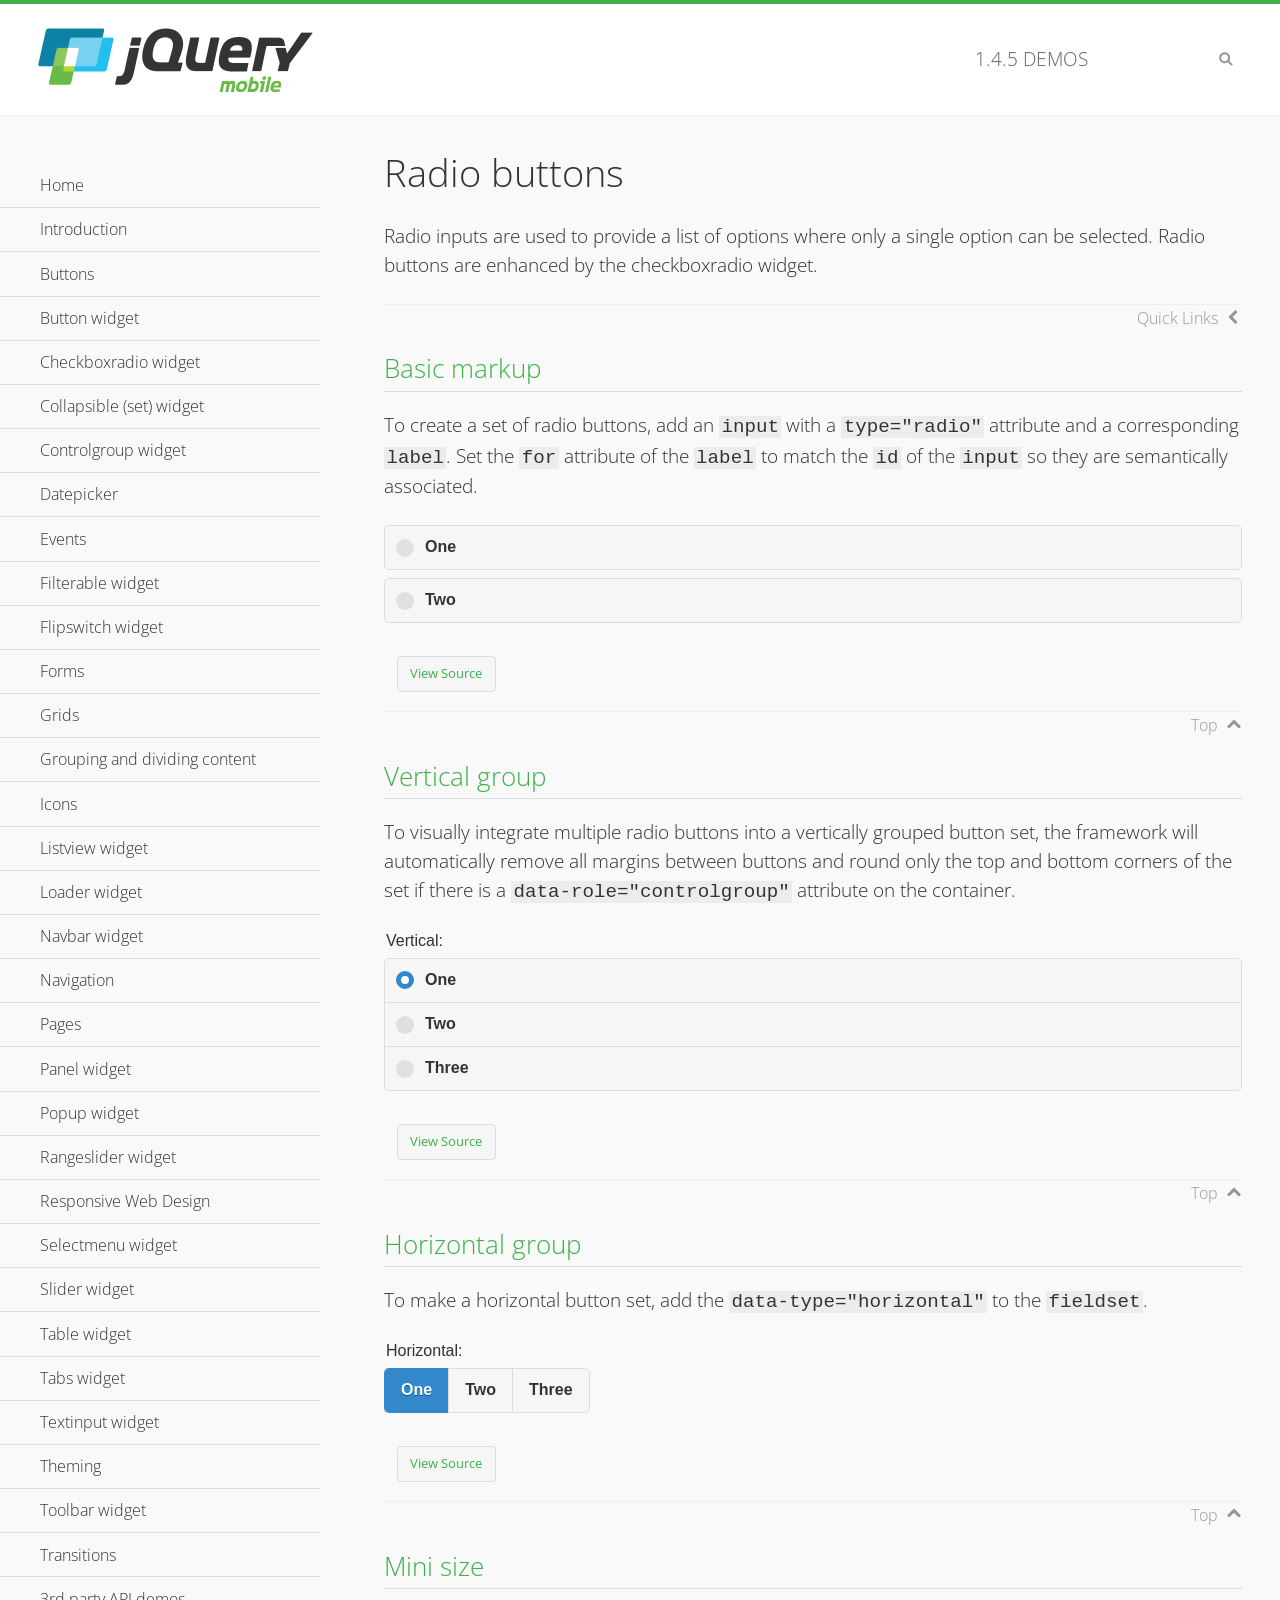
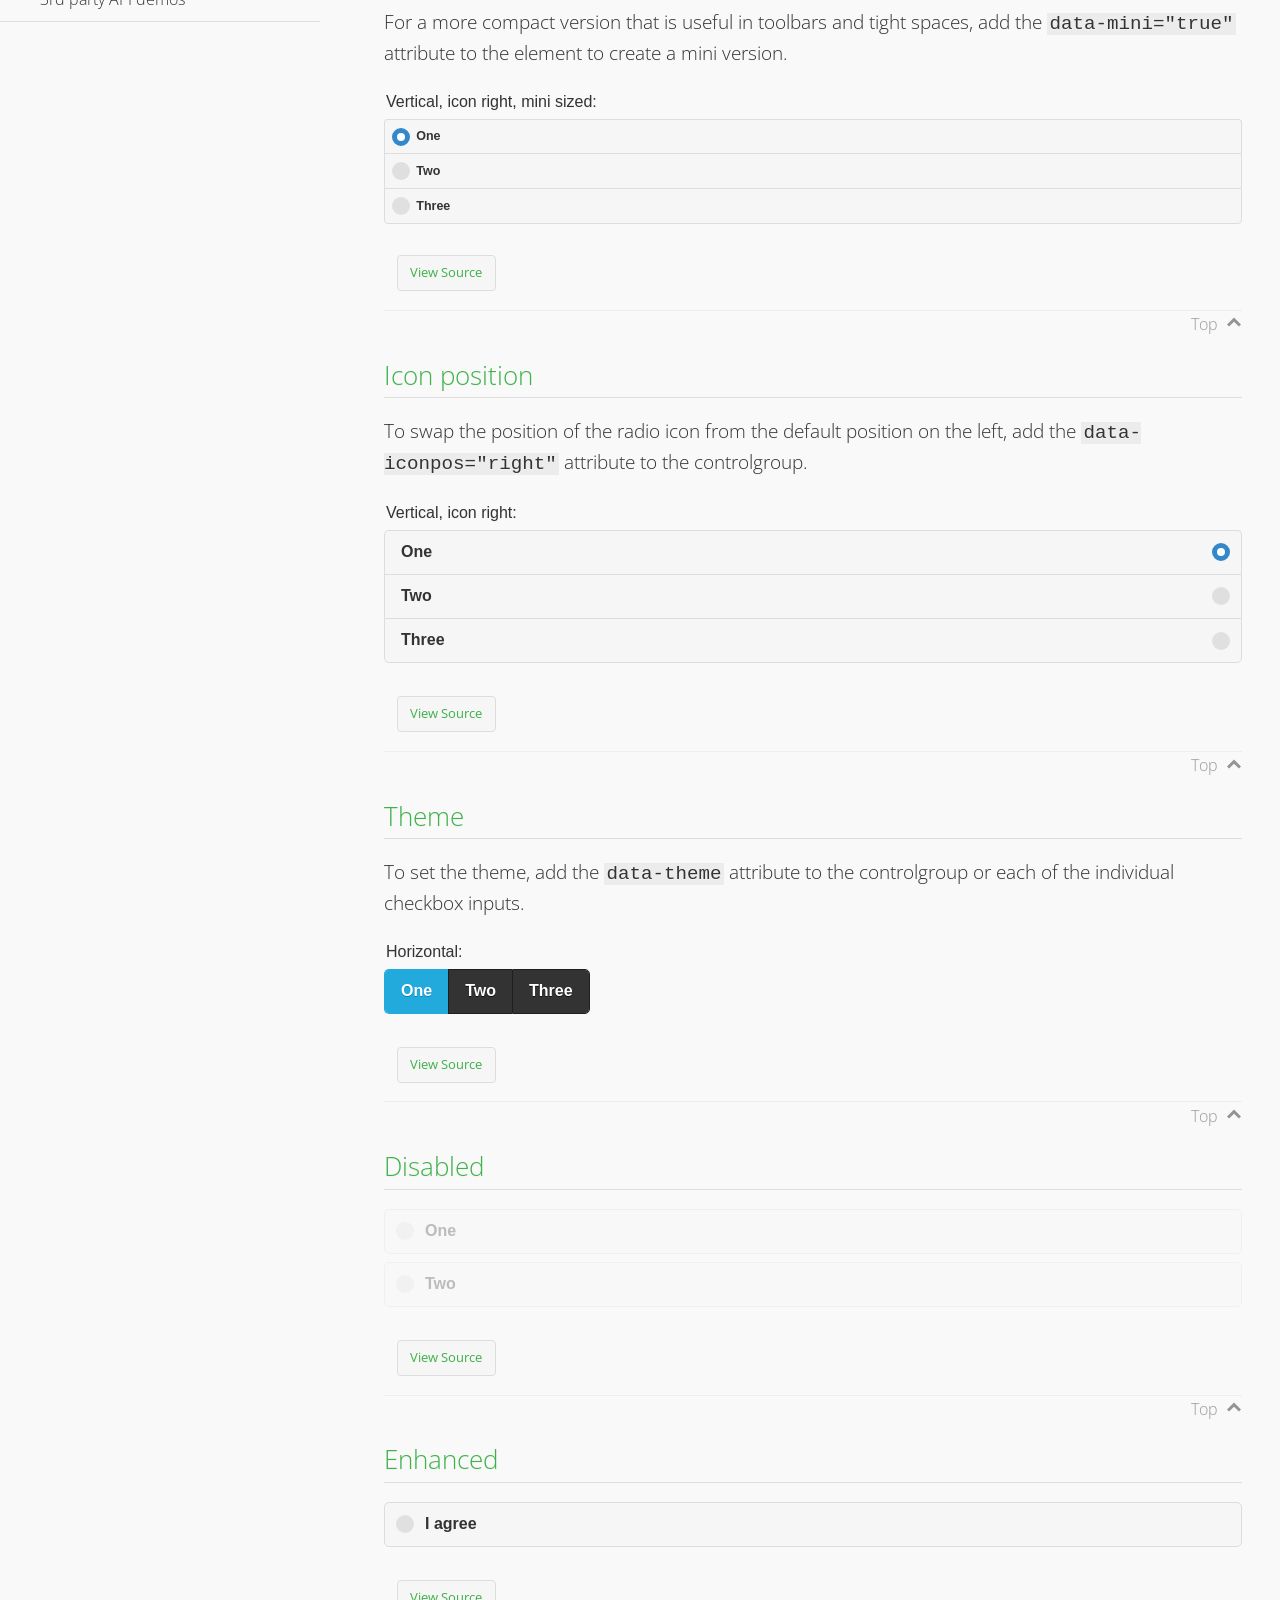
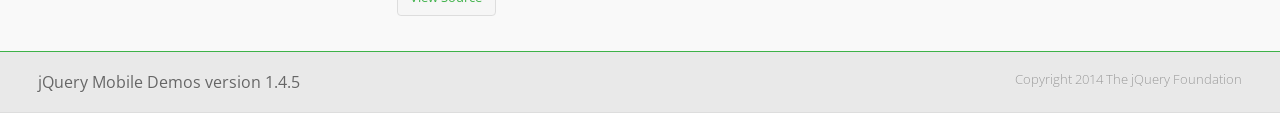
<file: www/css/demos/checkboxradio-radio/index.html>
<!DOCTYPE html>
<html>
<head>
	<meta charset="utf-8">
	<meta name="viewport" content="width=device-width, initial-scale=1">
	<title>Radio buttons - jQuery Mobile Demos</title>
	<link rel="shortcut icon" href="../favicon.ico">
	<link rel="stylesheet" href="http://fonts.googleapis.com/css?family=Open+Sans:300,400,700">
	<link rel="stylesheet" href="../css/themes/default/jquery.mobile-1.4.5.min.css">
	<link rel="stylesheet" href="../_assets/css/jqm-demos.css">
	<script src="../js/jquery.js"></script>
	<script src="../_assets/js/index.js"></script>
	<script src="../js/jquery.mobile-1.4.5.min.js"></script>
</head>
<body>
<div data-role="page" class="jqm-demos" data-quicklinks="true">

	<div data-role="header" class="jqm-header">
		<h2><a href="../" title="jQuery Mobile Demos home"><img src="../_assets/img/jquery-logo.png" alt="jQuery Mobile"></a></h2>
		<p><span class="jqm-version"></span> Demos</p>
		<a href="#" class="jqm-navmenu-link ui-btn ui-btn-icon-notext ui-corner-all ui-icon-bars ui-nodisc-icon ui-alt-icon ui-btn-left">Menu</a>
		<a href="#" class="jqm-search-link ui-btn ui-btn-icon-notext ui-corner-all ui-icon-search ui-nodisc-icon ui-alt-icon ui-btn-right">Search</a>
	</div><!-- /header -->

	<div role="main" class="ui-content jqm-content">

		<h1>Radio buttons</h1>

		<p>Radio inputs are used to provide a list of options where only a single option can be selected. Radio buttons are enhanced by the checkboxradio widget.</p>

		<h2>Basic markup</h2>

		<p>To create a set of radio buttons, add an <code>input</code> with a <code>type="radio"</code> attribute and a corresponding <code>label</code>. Set the <code>for</code> attribute of the <code>label</code> to match the <code>id</code> of the <code>input</code> so they are semantically associated.</p>

		<div data-demo-html="true">
			<form>
				<label>
					<input type="radio" name="radio-choice-0" id="radio-choice-0a">One
				</label>

				<label for="radio-choice-0b">Two</label>
				<input type="radio" name="radio-choice-0" id="radio-choice-0b" class="custom">
			</form>
		</div><!--/demo-html -->

		<h2>Vertical group</h2>

		<p>To visually integrate multiple radio buttons into a vertically grouped button set, the framework will automatically remove all margins between buttons and round only the top and bottom corners of the set if there is a <code> data-role="controlgroup"</code> attribute on the container.</p>

		<div data-demo-html="true">
			<form>
					<fieldset data-role="controlgroup">
					<legend>Vertical:</legend>
					<input type="radio" name="radio-choice-v-2" id="radio-choice-v-2a" value="on" checked="checked">
					<label for="radio-choice-v-2a">One</label>
					<input type="radio" name="radio-choice-v-2" id="radio-choice-v-2b" value="off">
					<label for="radio-choice-v-2b">Two</label>
					<input type="radio" name="radio-choice-v-2" id="radio-choice-v-2c" value="other">
					<label for="radio-choice-v-2c">Three</label>
				</fieldset>
			</form>
		</div><!--/demo-html -->

		<h2>Horizontal group</h2>

		<p>To make a horizontal button set, add the <code> data-type="horizontal"</code> to the <code>fieldset</code>.</p>

		<div data-demo-html="true">
			<form>
				<fieldset data-role="controlgroup" data-type="horizontal">
					<legend>Horizontal:</legend>
					<input type="radio" name="radio-choice-h-2" id="radio-choice-h-2a" value="on" checked="checked">
					<label for="radio-choice-h-2a">One</label>
					<input type="radio" name="radio-choice-h-2" id="radio-choice-h-2b" value="off">
					<label for="radio-choice-h-2b">Two</label>
					<input type="radio" name="radio-choice-h-2" id="radio-choice-h-2c" value="other">
					<label for="radio-choice-h-2c">Three</label>
				</fieldset>
			</form>
		</div><!--/demo-html -->

		<h2>Mini size</h2>

		<p>For a more compact version that is useful in toolbars and tight spaces, add the <code>data-mini="true"</code> attribute to the element to create a mini version. </p>

		<div data-demo-html="true">
			<form>
				<fieldset data-role="controlgroup" data-mini="true">
					<legend>Vertical, icon right, mini sized:</legend>
					<input type="radio" name="radio-choice-v-6" id="radio-choice-v-6a" value="on" checked="checked">
					<label for="radio-choice-v-6a">One</label>
					<input type="radio" name="radio-choice-v-6" id="radio-choice-v-6b" value="off">
					<label for="radio-choice-v-6b">Two</label>
					<input type="radio" name="radio-choice-v-6" id="radio-choice-v-6c" value="other">
					<label for="radio-choice-v-6c">Three</label>
				</fieldset>
			</form>
		</div><!--/demo-html -->

		<h2>Icon position</h2>

		<p>To swap the position of the radio icon from the default position on the left, add the <code>data-iconpos="right"</code> attribute to the controlgroup.</p>

		<div data-demo-html="true">
			<form>
				<fieldset data-role="controlgroup" data-iconpos="right">
					<legend>Vertical, icon right:</legend>
					<input type="radio" name="radio-choice-w-6" id="radio-choice-w-6a" value="on" checked="checked">
					<label for="radio-choice-w-6a">One</label>
					<input type="radio" name="radio-choice-w-6" id="radio-choice-w-6b" value="off">
					<label for="radio-choice-w-6b">Two</label>
					<input type="radio" name="radio-choice-w-6" id="radio-choice-w-6c" value="other">
					<label for="radio-choice-w-6c">Three</label>
				</fieldset>
			</form>
		</div><!--/demo-html -->

		<h2>Theme</h2>

		<p>To set the theme, add the <code>data-theme</code> attribute to the controlgroup or each of the individual checkbox inputs.</p>

		<div data-demo-html="true">
			<form>
				<fieldset data-role="controlgroup" data-theme="b" data-type="horizontal">
					<legend>Horizontal:</legend>
					<input type="radio" name="radio-choice-t-6" id="radio-choice-t-6a" value="on" checked="checked">
					<label for="radio-choice-t-6a">One</label>
					<input type="radio" name="radio-choice-t-6" id="radio-choice-t-6b" value="off">
					<label for="radio-choice-t-6b">Two</label>
					<input type="radio" name="radio-choice-t-6" id="radio-choice-t-6c" value="other">
					<label for="radio-choice-t-6c">Three</label>
				</fieldset>
			</form>
		</div><!--/demo-html -->

		<h2>Disabled</h2>

		<div data-demo-html="true">
			<form>
				<label>
					<input type="radio" name="radio-choice-7" id="radio-choice-7a" disabled="disabled">One
				</label>
				<label for="radio-choice-7b">Two</label>
				<input type="radio" name="radio-choice-7" id="radio-choice-7b" disabled="disabled">
			</form>
		</div><!--/demo-html -->

		<h2>Enhanced</h2>

		<div data-demo-html="true">
			<div class="ui-radio">
				<label for="radio-enhanced" class="ui-btn ui-corner-all ui-btn-inherit ui-btn-icon-left ui-radio-off">I agree</label>
				<input type="radio" name="radio-enhanced" id="radio-enhanced" data-enhanced="true">
			</div>
		</div><!--/demo-html -->

	</div><!-- /content -->
	    <div data-role="panel" class="jqm-navmenu-panel" data-position="left" data-display="overlay" data-theme="a">
	    	<ul class="jqm-list ui-alt-icon ui-nodisc-icon">
<li data-filtertext="demos homepage" data-icon="home"><a href=".././">Home</a></li>
<li data-filtertext="introduction overview getting started"><a href="../intro/" data-ajax="false">Introduction</a></li>
<li data-filtertext="buttons button markup buttonmarkup method anchor link button element"><a href="../button-markup/" data-ajax="false">Buttons</a></li>
<li data-filtertext="form button widget input button submit reset"><a href="../button/" data-ajax="false">Button widget</a></li>
<li data-role="collapsible" data-enhanced="true" data-collapsed-icon="carat-d" data-expanded-icon="carat-u" data-iconpos="right" data-inset="false" class="ui-collapsible ui-collapsible-themed-content ui-collapsible-collapsed">
	<h3 class="ui-collapsible-heading ui-collapsible-heading-collapsed">
		<a href="#" class="ui-collapsible-heading-toggle ui-btn ui-btn-icon-right ui-btn-inherit ui-icon-carat-d">
		    Checkboxradio widget<span class="ui-collapsible-heading-status"> click to expand contents</span>
		</a>
	</h3>
	<div class="ui-collapsible-content ui-body-inherit ui-collapsible-content-collapsed" aria-hidden="true">
		<ul>
			<li data-filtertext="form checkboxradio widget checkbox input checkboxes controlgroups"><a href="../checkboxradio-checkbox/" data-ajax="false">Checkboxes</a></li>
			<li data-filtertext="form checkboxradio widget radio input radio buttons controlgroups"><a href="../checkboxradio-radio/" data-ajax="false">Radio buttons</a></li>
		</ul>
	</div>
</li>
<li data-role="collapsible" data-enhanced="true" data-collapsed-icon="carat-d" data-expanded-icon="carat-u" data-iconpos="right" data-inset="false" class="ui-collapsible ui-collapsible-themed-content ui-collapsible-collapsed">
	<h3 class="ui-collapsible-heading ui-collapsible-heading-collapsed">
		<a href="#" class="ui-collapsible-heading-toggle ui-btn ui-btn-icon-right ui-btn-inherit ui-icon-carat-d">
			Collapsible (set) widget<span class="ui-collapsible-heading-status"> click to expand contents</span>
		</a>
	</h3>
	<div class="ui-collapsible-content ui-body-inherit ui-collapsible-content-collapsed" aria-hidden="true">
		<ul>
			<li data-filtertext="collapsibles content formatting"><a href="../collapsible/" data-ajax="false">Collapsible</a></li>
			<li data-filtertext="dynamic collapsible set accordion append expand"><a href="../collapsible-dynamic/" data-ajax="false">Dynamic collapsibles</a></li>
			<li data-filtertext="accordions collapsible set widget content formatting grouped collapsibles"><a href="../collapsibleset/" data-ajax="false">Collapsible set</a></li>
		</ul>
	</div>
</li>
<li data-role="collapsible" data-enhanced="true" data-collapsed-icon="carat-d" data-expanded-icon="carat-u" data-iconpos="right" data-inset="false" class="ui-collapsible ui-collapsible-themed-content ui-collapsible-collapsed">
	<h3 class="ui-collapsible-heading ui-collapsible-heading-collapsed">
		<a href="#" class="ui-collapsible-heading-toggle ui-btn ui-btn-icon-right ui-btn-inherit ui-icon-carat-d">
			Controlgroup widget<span class="ui-collapsible-heading-status"> click to expand contents</span>
		</a>
	</h3>
	<div class="ui-collapsible-content ui-body-inherit ui-collapsible-content-collapsed" aria-hidden="true">
		<ul>
			<li data-filtertext="controlgroups selectmenu checkboxradio input grouped buttons horizontal vertical"><a href="../controlgroup/" data-ajax="false">Controlgroup</a></li>
			<li data-filtertext="dynamic controlgroup dynamically add buttons"><a href="../controlgroup-dynamic/" data-ajax="false">Dynamic controlgroups</a></li>
		</ul>
	</div>
</li>
<li data-filtertext="form datepicker widget date input"><a href="../datepicker/" data-ajax="false">Datepicker</a></li>
<li data-role="collapsible" data-enhanced="true" data-collapsed-icon="carat-d" data-expanded-icon="carat-u" data-iconpos="right" data-inset="false" class="ui-collapsible ui-collapsible-themed-content ui-collapsible-collapsed">
	<h3 class="ui-collapsible-heading ui-collapsible-heading-collapsed">
		<a href="#" class="ui-collapsible-heading-toggle ui-btn ui-btn-icon-right ui-btn-inherit ui-icon-carat-d">
			Events<span class="ui-collapsible-heading-status"> click to expand contents</span>
		</a>
	</h3>
	<div class="ui-collapsible-content ui-body-inherit ui-collapsible-content-collapsed" aria-hidden="true">
		<ul>
			<li data-filtertext="swipe to delete list items listviews swipe events"><a href="../swipe-list/" data-ajax="false">Swipe list items</a></li>
			<li data-filtertext="swipe to navigate swipe page navigation swipe events"><a href="../swipe-page/" data-ajax="false">Swipe page navigation</a></li>
		</ul>
	</div>
</li>
<li data-filtertext="filterable filter elements sorting searching listview table"><a href="../filterable/" data-ajax="false">Filterable widget</a></li>
<li data-filtertext="form flipswitch widget flip toggle switch binary select checkbox input"><a href="../flipswitch/" data-ajax="false">Flipswitch widget</a></li>
<li data-role="collapsible" data-enhanced="true" data-collapsed-icon="carat-d" data-expanded-icon="carat-u" data-iconpos="right" data-inset="false" class="ui-collapsible ui-collapsible-themed-content ui-collapsible-collapsed">
	<h3 class="ui-collapsible-heading ui-collapsible-heading-collapsed">
		<a href="#" class="ui-collapsible-heading-toggle ui-btn ui-btn-icon-right ui-btn-inherit ui-icon-carat-d">
			Forms<span class="ui-collapsible-heading-status"> click to expand contents</span>
		</a>
	</h3>
	<div class="ui-collapsible-content ui-body-inherit ui-collapsible-content-collapsed" aria-hidden="true">
		<ul>
			<li data-filtertext="forms text checkbox radio range button submit reset inputs selects textarea slider flipswitch label form elements"><a href="../forms/" data-ajax="false">Forms</a></li>
			<li data-filtertext="form hide labels hidden accessible ui-hidden-accessible forms"><a href="../forms-label-hidden-accessible/" data-ajax="false">Hide labels</a></li>
			<li data-filtertext="form field containers fieldcontain ui-field-contain forms"><a href="../forms-field-contain/" data-ajax="false">Field containers</a></li>
			<li data-filtertext="forms disabled form elements"><a href="../forms-disabled/" data-ajax="false">Forms disabled</a></li>
			<li data-filtertext="forms gallery examples overview forms text checkbox radio range button submit reset inputs selects textarea slider flipswitch label form elements"><a href="../forms-gallery/" data-ajax="false">Forms gallery</a></li>
		</ul>
	</div>
</li>
<li data-role="collapsible" data-enhanced="true" data-collapsed-icon="carat-d" data-expanded-icon="carat-u" data-iconpos="right" data-inset="false" class="ui-collapsible ui-collapsible-themed-content ui-collapsible-collapsed">
	<h3 class="ui-collapsible-heading ui-collapsible-heading-collapsed">
		<a href="#" class="ui-collapsible-heading-toggle ui-btn ui-btn-icon-right ui-btn-inherit ui-icon-carat-d">
			Grids<span class="ui-collapsible-heading-status"> click to expand contents</span>
		</a>
	</h3>
	<div class="ui-collapsible-content ui-body-inherit ui-collapsible-content-collapsed" aria-hidden="true">
		<ul>
			<li data-filtertext="grids columns blocks content formatting rwd responsive css framework"><a href="../grids/" data-ajax="false">Grids</a></li>
			<li data-filtertext="buttons in grids css framework"><a href="../grids-buttons/" data-ajax="false">Buttons in grids</a></li>
			<li data-filtertext="custom responsive grids rwd css framework"><a href="../grids-custom-responsive/" data-ajax="false">Custom responsive grids</a></li>
		</ul>
	</div>
</li>
<li data-filtertext="blocks content formatting sections heading"><a href="../body-bar-classes/" data-ajax="false">Grouping and dividing content</a></li>
<li data-role="collapsible" data-enhanced="true" data-collapsed-icon="carat-d" data-expanded-icon="carat-u" data-iconpos="right" data-inset="false" class="ui-collapsible ui-collapsible-themed-content ui-collapsible-collapsed">
	<h3 class="ui-collapsible-heading ui-collapsible-heading-collapsed">
		<a href="#" class="ui-collapsible-heading-toggle ui-btn ui-btn-icon-right ui-btn-inherit ui-icon-carat-d">
			Icons<span class="ui-collapsible-heading-status"> click to expand contents</span>
		</a>
	</h3>
	<div class="ui-collapsible-content ui-body-inherit ui-collapsible-content-collapsed" aria-hidden="true">
		<ul>
			<li data-filtertext="button icons svg disc alt custom icon position"><a href="../icons/" data-ajax="false">Icons</a></li>
			<li data-filtertext=""><a href="../icons-grunticon/" data-ajax="false">Grunticon loader</a></li>
		</ul>
	</div>
</li>
<li data-role="collapsible" data-enhanced="true" data-collapsed-icon="carat-d" data-expanded-icon="carat-u" data-iconpos="right" data-inset="false" class="ui-collapsible ui-collapsible-themed-content ui-collapsible-collapsed">
	<h3 class="ui-collapsible-heading ui-collapsible-heading-collapsed">
		<a href="#" class="ui-collapsible-heading-toggle ui-btn ui-btn-icon-right ui-btn-inherit ui-icon-carat-d">
			Listview widget<span class="ui-collapsible-heading-status"> click to expand contents</span>
		</a>
	</h3>
	<div class="ui-collapsible-content ui-body-inherit ui-collapsible-content-collapsed" aria-hidden="true">
		<ul>
			<li data-filtertext="listview widget thumbnails icons nested split button collapsible ul ol"><a href="../listview/" data-ajax="false">Listview</a></li>
			<li data-filtertext="autocomplete filterable reveal listview filtertextbeforefilter placeholder"><a href="../listview-autocomplete/" data-ajax="false">Listview autocomplete</a></li>
			<li data-filtertext="autocomplete filterable reveal listview remote data filtertextbeforefilter placeholder"><a href="../listview-autocomplete-remote/" data-ajax="false">Listview autocomplete remote data</a></li>
			<li data-filtertext="autodividers anchor jump scroll linkbars listview lists ul ol"><a href="../listview-autodividers-linkbar/" data-ajax="false">Listview autodividers linkbar</a></li>
			<li data-filtertext="listview autodividers selector autodividersselector lists ul ol"><a href="../listview-autodividers-selector/" data-ajax="false">Listview autodividers selector</a></li>
			<li data-filtertext="listview nested list items"><a href="../listview-nested-lists/" data-ajax="false">Nested Listviews</a></li>
			<li data-filtertext="listview collapsible list items flat"><a href="../listview-collapsible-item-flat/" data-ajax="false">Listview collapsible list items (flat)</a></li>
			<li data-filtertext="listview collapsible list indented"><a href="../listview-collapsible-item-indented/" data-ajax="false">Listview collapsible list items (indented)</a></li>
			<li data-filtertext="grid listview responsive grids responsive listviews lists ul"><a href="../listview-grid/" data-ajax="false">Listview responsive grid</a></li>
		</ul>
	</div>
</li>
<li data-filtertext="loader widget page loading navigation overlay spinner"><a href="../loader/" data-ajax="false">Loader widget</a></li>
<li data-filtertext="navbar widget navmenu toolbars header footer"><a href="../navbar/" data-ajax="false">Navbar widget</a></li>
<li data-role="collapsible" data-enhanced="true" data-collapsed-icon="carat-d" data-expanded-icon="carat-u" data-iconpos="right" data-inset="false" class="ui-collapsible ui-collapsible-themed-content ui-collapsible-collapsed">
	<h3 class="ui-collapsible-heading ui-collapsible-heading-collapsed">
		<a href="#" class="ui-collapsible-heading-toggle ui-btn ui-btn-icon-right ui-btn-inherit ui-icon-carat-d">
			Navigation<span class="ui-collapsible-heading-status"> click to expand contents</span>
		</a>
	</h3>
	<div class="ui-collapsible-content ui-body-inherit ui-collapsible-content-collapsed" aria-hidden="true">
		<ul>
			<li data-filtertext="ajax navigation navigate widget history event method"><a href="../navigation/" data-ajax="false">Navigation</a></li>
			<li data-filtertext="linking pages page links navigation ajax prefetch cache"><a href="../navigation-linking-pages/" data-ajax="false">Linking pages</a></li>
			<!-- <li data-filtertext="php redirect server redirection server-side navigation"><a href="../navigation-php-redirect/" data-ajax="false">PHP redirect demo</a></li>-->
			<li data-filtertext="navigation redirection hash query"><a href="../navigation-hash-processing/" data-ajax="false">Hash processing demo</a></li>
			<li data-filtertext="navigation redirection hash query"><a href="../page-events/" data-ajax="false">Page Navigation Events</a></li>
		</ul>
	</div>
</li>
<li data-role="collapsible" data-enhanced="true" data-collapsed-icon="carat-d" data-expanded-icon="carat-u" data-iconpos="right" data-inset="false" class="ui-collapsible ui-collapsible-themed-content ui-collapsible-collapsed">
	<h3 class="ui-collapsible-heading ui-collapsible-heading-collapsed">
		<a href="#" class="ui-collapsible-heading-toggle ui-btn ui-btn-icon-right ui-btn-inherit ui-icon-carat-d">
			Pages<span class="ui-collapsible-heading-status"> click to expand contents</span>
		</a>
	</h3>
	<div class="ui-collapsible-content ui-body-inherit ui-collapsible-content-collapsed" aria-hidden="true">
		<ul>
			<li data-filtertext="pages page widget ajax navigation"><a href="../pages/" data-ajax="false">Pages</a></li>
			<li data-filtertext="single page"><a href="../pages-single-page/" data-ajax="false">Single page</a></li>
			<li data-filtertext="multipage multi-page page"><a href="../pages-multi-page/" data-ajax="false">Multi-page template</a></li>
			<li data-filtertext="dialog page widget modal popup"><a href="../pages-dialog/" data-ajax="false">Dialog page</a></li>
		</ul>
	</div>
</li>
<li data-role="collapsible" data-enhanced="true" data-collapsed-icon="carat-d" data-expanded-icon="carat-u" data-iconpos="right" data-inset="false" class="ui-collapsible ui-collapsible-themed-content ui-collapsible-collapsed">
	<h3 class="ui-collapsible-heading ui-collapsible-heading-collapsed">
		<a href="#" class="ui-collapsible-heading-toggle ui-btn ui-btn-icon-right ui-btn-inherit ui-icon-carat-d">
			Panel widget<span class="ui-collapsible-heading-status"> click to expand contents</span>
		</a>
	</h3>
	<div class="ui-collapsible-content ui-body-inherit ui-collapsible-content-collapsed" aria-hidden="true">
		<ul>
			<li data-filtertext="panel widget sliding panels reveal push overlay responsive"><a href="../panel/" data-ajax="false">Panel</a></li>
			<li data-filtertext=""><a href="../panel-external/" data-ajax="false">External panels</a></li>
			<li data-filtertext="panel "><a href="../panel-fixed/" data-ajax="false">Fixed panels</a></li>
			<li data-filtertext="panel slide panels sliding panels shadow rwd responsive breakpoint"><a href="../panel-responsive/" data-ajax="false">Panels responsive</a></li>
			<li data-filtertext="panel custom style custom panel width reveal shadow listview panel styling page background wrapper"><a href="../panel-styling/" data-ajax="false">Custom panel style</a></li>
			<li data-filtertext="panel open on swipe"><a href="../panel-swipe-open/" data-ajax="false">Panel open on swipe</a></li>
			<li data-filtertext="panels outside page internal external toolbars"><a href="../panel-external-internal/" data-ajax="false">Panel external and internal</a></li>
		</ul>
	</div>
</li>
<li data-role="collapsible" data-enhanced="true" data-collapsed-icon="carat-d" data-expanded-icon="carat-u" data-iconpos="right" data-inset="false" class="ui-collapsible ui-collapsible-themed-content ui-collapsible-collapsed">
	<h3 class="ui-collapsible-heading ui-collapsible-heading-collapsed">
		<a href="#" class="ui-collapsible-heading-toggle ui-btn ui-btn-icon-right ui-btn-inherit ui-icon-carat-d">
			Popup widget<span class="ui-collapsible-heading-status"> click to expand contents</span>
		</a>
	</h3>
	<div class="ui-collapsible-content ui-body-inherit ui-collapsible-content-collapsed" aria-hidden="true">
		<ul>
			<li data-filtertext="popup widget popups dialog modal transition tooltip lightbox form overlay screen flip pop fade transition"><a href="../popup/" data-ajax="false">Popup</a></li>
			<li data-filtertext="popup alignment position"><a href="../popup-alignment/" data-ajax="false">Popup alignment</a></li>
			<li data-filtertext="popup arrow size popups popover"><a href="../popup-arrow-size/" data-ajax="false">Popup arrow size</a></li>
			<li data-filtertext="dynamic popups popup images lightbox"><a href="../popup-dynamic/" data-ajax="false">Dynamic popups</a></li>
			<li data-filtertext="popups with iframes scaling"><a href="../popup-iframe/" data-ajax="false">Popups with iframes</a></li>
			<li data-filtertext="popup image scaling"><a href="../popup-image-scaling/" data-ajax="false">Popup image scaling</a></li>
			<li data-filtertext="external popup outside multi-page"><a href="../popup-outside-multipage/" data-ajax="false">Popup outside multi-page</a></li>
		</ul>
	</div>
</li>
<li data-filtertext="form rangeslider widget dual sliders dual handle sliders range input"><a href="../rangeslider/" data-ajax="false">Rangeslider widget</a></li>
<li data-filtertext="responsive web design rwd adaptive progressive enhancement PE accessible mobile breakpoints media query media queries"><a href="../rwd/" data-ajax="false">Responsive Web Design</a></li>
<li data-role="collapsible" data-enhanced="true" data-collapsed-icon="carat-d" data-expanded-icon="carat-u" data-iconpos="right" data-inset="false" class="ui-collapsible ui-collapsible-themed-content ui-collapsible-collapsed">
	<h3 class="ui-collapsible-heading ui-collapsible-heading-collapsed">
		<a href="#" class="ui-collapsible-heading-toggle ui-btn ui-btn-icon-right ui-btn-inherit ui-icon-carat-d">
			Selectmenu widget<span class="ui-collapsible-heading-status"> click to expand contents</span>
		</a>
	</h3>
	<div class="ui-collapsible-content ui-body-inherit ui-collapsible-content-collapsed" aria-hidden="true">
		<ul>
			<li data-filtertext="form selectmenu widget select input custom select menu selects"><a href="../selectmenu/" data-ajax="false">Selectmenu</a></li>
			<li data-filtertext="form custom select menu selectmenu widget custom menu option optgroup multiple selects"><a href="../selectmenu-custom/" data-ajax="false">Custom select menu</a></li>
			<li data-filtertext="filterable select filter popup dialog"><a href="../selectmenu-custom-filter/" data-ajax="false">Custom select menu with filter</a></li>
		</ul>
	</div>
</li>
<li data-role="collapsible" data-enhanced="true" data-collapsed-icon="carat-d" data-expanded-icon="carat-u" data-iconpos="right" data-inset="false" class="ui-collapsible ui-collapsible-themed-content ui-collapsible-collapsed">
	<h3 class="ui-collapsible-heading ui-collapsible-heading-collapsed">
		<a href="#" class="ui-collapsible-heading-toggle ui-btn ui-btn-icon-right ui-btn-inherit ui-icon-carat-d">
			Slider widget<span class="ui-collapsible-heading-status"> click to expand contents</span>
		</a>
	</h3>
	<div class="ui-collapsible-content ui-body-inherit ui-collapsible-content-collapsed" aria-hidden="true">
		<ul>
			<li data-filtertext="form slider widget range input single sliders"><a href="../slider/" data-ajax="false">Slider</a></li>
			<li data-filtertext="form slider widget flipswitch slider binary select flip toggle switch"><a href="../slider-flipswitch/" data-ajax="false">Slider flip toggle switch</a></li>
			<li data-filtertext="form slider tooltip handle value input range sliders"><a href="../slider-tooltip/" data-ajax="false">Slider tooltip</a></li>
		</ul>
	</div>
</li>
<li data-role="collapsible" data-enhanced="true" data-collapsed-icon="carat-d" data-expanded-icon="carat-u" data-iconpos="right" data-inset="false" class="ui-collapsible ui-collapsible-themed-content ui-collapsible-collapsed">
	<h3 class="ui-collapsible-heading ui-collapsible-heading-collapsed">
		<a href="#" class="ui-collapsible-heading-toggle ui-btn ui-btn-icon-right ui-btn-inherit ui-icon-carat-d">
			Table widget<span class="ui-collapsible-heading-status"> click to expand contents</span>
		</a>
	</h3>
	<div class="ui-collapsible-content ui-body-inherit ui-collapsible-content-collapsed" aria-hidden="true">
		<ul>
			<li data-filtertext="table widget reflow column toggle th td responsive tables rwd hide show tabular"><a href="../table-column-toggle/" data-ajax="false">Table Column Toggle</a></li>
			<li data-filtertext="table column toggle phone comparison demo"><a href="../table-column-toggle-example/" data-ajax="false">Table Column Toggle demo</a></li>
			<li data-filtertext="responsive tables table column toggle heading groups rwd breakpoint"><a href="../table-column-toggle-heading-groups/" data-ajax="false">Table Column Toggle heading groups</a></li>
			<li data-filtertext="responsive tables table column toggle hide rwd breakpoint customization options"><a href="../table-column-toggle-options/" data-ajax="false">Table Column Toggle options</a></li>
			<li data-filtertext="table reflow th td responsive rwd columns tabular"><a href="../table-reflow/" data-ajax="false">Table Reflow</a></li>
			<li data-filtertext="responsive tables table reflow heading groups rwd breakpoint"><a href="../table-reflow-heading-groups/" data-ajax="false">Table Reflow heading groups</a></li>
			<li data-filtertext="responsive tables table reflow stripes strokes table style"><a href="../table-reflow-stripes-strokes/" data-ajax="false">Table Reflow stripes and strokes</a></li>
			<li data-filtertext="responsive tables table reflow stack custom styles"><a href="../table-reflow-styling/" data-ajax="false">Table Reflow custom styles</a></li>
		</ul>
	</div>
</li>
<li data-filtertext="ui tabs widget"><a href="../tabs/" data-ajax="false">Tabs widget</a></li>
<li data-filtertext="form textinput widget text input textarea number date time tel email file color password"><a href="../textinput/" data-ajax="false">Textinput widget</a></li>
<li data-role="collapsible" data-enhanced="true" data-collapsed-icon="carat-d" data-expanded-icon="carat-u" data-iconpos="right" data-inset="false" class="ui-collapsible ui-collapsible-themed-content ui-collapsible-collapsed">
	<h3 class="ui-collapsible-heading ui-collapsible-heading-collapsed">
		<a href="#" class="ui-collapsible-heading-toggle ui-btn ui-btn-icon-right ui-btn-inherit ui-icon-carat-d">
			Theming<span class="ui-collapsible-heading-status"> click to expand contents</span>
		</a>
	</h3>
	<div class="ui-collapsible-content ui-body-inherit ui-collapsible-content-collapsed" aria-hidden="true">
		<ul>
			<li data-filtertext="default theme swatches theming style css"><a href="../theme-default/" data-ajax="false">Default theme</a></li>
			<li data-filtertext="classic theme old theme swatches theming style css"><a href="../theme-classic/" data-ajax="false">Classic theme</a></li>
		</ul>
	</div>
</li>
<li data-role="collapsible" data-enhanced="true" data-collapsed-icon="carat-d" data-expanded-icon="carat-u" data-iconpos="right" data-inset="false" class="ui-collapsible ui-collapsible-themed-content ui-collapsible-collapsed">
	<h3 class="ui-collapsible-heading ui-collapsible-heading-collapsed">
		<a href="#" class="ui-collapsible-heading-toggle ui-btn ui-btn-icon-right ui-btn-inherit ui-icon-carat-d">
			Toolbar widget<span class="ui-collapsible-heading-status"> click to expand contents</span>
		</a>
	</h3>
	<div class="ui-collapsible-content ui-body-inherit ui-collapsible-content-collapsed" aria-hidden="true">
		<ul>
			<li data-filtertext="toolbar widget header footer toolbars fixed fullscreen external sections"><a href="../toolbar/" data-ajax="false">Toolbar</a></li>
			<li data-filtertext="dynamic toolbars dynamically add toolbar header footer"><a href="../toolbar-dynamic/" data-ajax="false">Dynamic toolbars</a></li>
			<li data-filtertext="external toolbars header footer"><a href="../toolbar-external/" data-ajax="false">External toolbars</a></li>
			<li data-filtertext="fixed toolbars header footer"><a href="../toolbar-fixed/" data-ajax="false">Fixed toolbars</a></li>
			<li data-filtertext="fixed fullscreen toolbars header footer"><a href="../toolbar-fixed-fullscreen/" data-ajax="false">Fullscreen toolbars</a></li>
			<li data-filtertext="external fixed toolbars header footer"><a href="../toolbar-fixed-external/" data-ajax="false">Fixed external toolbars</a></li>
			<li data-filtertext="external persistent toolbars header footer navbar navmenu"><a href="../toolbar-fixed-persistent/" data-ajax="false">Persistent toolbars</a></li>
			<li data-filtertext="external ajax optimized toolbars persistent toolbars header footer navbar"><a href="../toolbar-fixed-persistent-optimized/" data-ajax="false">Ajax optimized toolbars</a></li>
			<li data-filtertext="form in toolbars header footer"><a href="../toolbar-fixed-forms/" data-ajax="false">Form in toolbar</a></li>
		</ul>
	</div>
</li>
<li data-filtertext="page transitions animated pages popup navigation flip slide fade pop"><a href="../transitions/" data-ajax="false">Transitions</a></li>
<li data-role="collapsible" data-enhanced="true" data-collapsed-icon="carat-d" data-expanded-icon="carat-u" data-iconpos="right" data-inset="false" class="ui-collapsible ui-collapsible-themed-content ui-collapsible-collapsed">
	<h3 class="ui-collapsible-heading ui-collapsible-heading-collapsed">
		<a href="#" class="ui-collapsible-heading-toggle ui-btn ui-btn-icon-right ui-btn-inherit ui-icon-carat-d">
			3rd party API demos<span class="ui-collapsible-heading-status"> click to expand contents</span>
		</a>
	</h3>
	<div class="ui-collapsible-content ui-body-inherit ui-collapsible-content-collapsed" aria-hidden="true">
		<ul>
			<li data-filtertext="backbone requirejs navigation router"><a href="../backbone-requirejs/" data-ajax="false">Backbone RequireJS</a></li>
			<li data-filtertext="google maps geolocation demo"><a href="../map-geolocation/" data-ajax="false">Google Maps geolocation</a></li>
			<li data-filtertext="google maps hybrid"><a href="../map-list-toggle/" data-ajax="false">Google Maps list toggle</a></li>
		</ul>
	</div>
</li>



		     </ul>
		</div><!-- /panel -->


	<div data-role="footer" data-position="fixed" data-tap-toggle="false" class="jqm-footer">
		<p>jQuery Mobile Demos version <span class="jqm-version"></span></p>
		<p>Copyright 2014 The jQuery Foundation</p>
	</div><!-- /footer -->
	<!-- TODO: This should become an external panel so we can add input to markup (unique ID) -->
    <div data-role="panel" class="jqm-search-panel" data-position="right" data-display="overlay" data-theme="a">
		<div class="jqm-search">
			<ul class="jqm-list" data-filter-placeholder="Search demos..." data-filter-reveal="true">
<li data-filtertext="demos homepage" data-icon="home"><a href=".././">Home</a></li>
<li data-filtertext="introduction overview getting started"><a href="../intro/" data-ajax="false">Introduction</a></li>
<li data-filtertext="buttons button markup buttonmarkup method anchor link button element"><a href="../button-markup/" data-ajax="false">Buttons</a></li>
<li data-filtertext="form button widget input button submit reset"><a href="../button/" data-ajax="false">Button widget</a></li>
<li data-role="collapsible" data-enhanced="true" data-collapsed-icon="carat-d" data-expanded-icon="carat-u" data-iconpos="right" data-inset="false" class="ui-collapsible ui-collapsible-themed-content ui-collapsible-collapsed">
	<h3 class="ui-collapsible-heading ui-collapsible-heading-collapsed">
		<a href="#" class="ui-collapsible-heading-toggle ui-btn ui-btn-icon-right ui-btn-inherit ui-icon-carat-d">
		    Checkboxradio widget<span class="ui-collapsible-heading-status"> click to expand contents</span>
		</a>
	</h3>
	<div class="ui-collapsible-content ui-body-inherit ui-collapsible-content-collapsed" aria-hidden="true">
		<ul>
			<li data-filtertext="form checkboxradio widget checkbox input checkboxes controlgroups"><a href="../checkboxradio-checkbox/" data-ajax="false">Checkboxes</a></li>
			<li data-filtertext="form checkboxradio widget radio input radio buttons controlgroups"><a href="../checkboxradio-radio/" data-ajax="false">Radio buttons</a></li>
		</ul>
	</div>
</li>
<li data-role="collapsible" data-enhanced="true" data-collapsed-icon="carat-d" data-expanded-icon="carat-u" data-iconpos="right" data-inset="false" class="ui-collapsible ui-collapsible-themed-content ui-collapsible-collapsed">
	<h3 class="ui-collapsible-heading ui-collapsible-heading-collapsed">
		<a href="#" class="ui-collapsible-heading-toggle ui-btn ui-btn-icon-right ui-btn-inherit ui-icon-carat-d">
			Collapsible (set) widget<span class="ui-collapsible-heading-status"> click to expand contents</span>
		</a>
	</h3>
	<div class="ui-collapsible-content ui-body-inherit ui-collapsible-content-collapsed" aria-hidden="true">
		<ul>
			<li data-filtertext="collapsibles content formatting"><a href="../collapsible/" data-ajax="false">Collapsible</a></li>
			<li data-filtertext="dynamic collapsible set accordion append expand"><a href="../collapsible-dynamic/" data-ajax="false">Dynamic collapsibles</a></li>
			<li data-filtertext="accordions collapsible set widget content formatting grouped collapsibles"><a href="../collapsibleset/" data-ajax="false">Collapsible set</a></li>
		</ul>
	</div>
</li>
<li data-role="collapsible" data-enhanced="true" data-collapsed-icon="carat-d" data-expanded-icon="carat-u" data-iconpos="right" data-inset="false" class="ui-collapsible ui-collapsible-themed-content ui-collapsible-collapsed">
	<h3 class="ui-collapsible-heading ui-collapsible-heading-collapsed">
		<a href="#" class="ui-collapsible-heading-toggle ui-btn ui-btn-icon-right ui-btn-inherit ui-icon-carat-d">
			Controlgroup widget<span class="ui-collapsible-heading-status"> click to expand contents</span>
		</a>
	</h3>
	<div class="ui-collapsible-content ui-body-inherit ui-collapsible-content-collapsed" aria-hidden="true">
		<ul>
			<li data-filtertext="controlgroups selectmenu checkboxradio input grouped buttons horizontal vertical"><a href="../controlgroup/" data-ajax="false">Controlgroup</a></li>
			<li data-filtertext="dynamic controlgroup dynamically add buttons"><a href="../controlgroup-dynamic/" data-ajax="false">Dynamic controlgroups</a></li>
		</ul>
	</div>
</li>
<li data-filtertext="form datepicker widget date input"><a href="../datepicker/" data-ajax="false">Datepicker</a></li>
<li data-role="collapsible" data-enhanced="true" data-collapsed-icon="carat-d" data-expanded-icon="carat-u" data-iconpos="right" data-inset="false" class="ui-collapsible ui-collapsible-themed-content ui-collapsible-collapsed">
	<h3 class="ui-collapsible-heading ui-collapsible-heading-collapsed">
		<a href="#" class="ui-collapsible-heading-toggle ui-btn ui-btn-icon-right ui-btn-inherit ui-icon-carat-d">
			Events<span class="ui-collapsible-heading-status"> click to expand contents</span>
		</a>
	</h3>
	<div class="ui-collapsible-content ui-body-inherit ui-collapsible-content-collapsed" aria-hidden="true">
		<ul>
			<li data-filtertext="swipe to delete list items listviews swipe events"><a href="../swipe-list/" data-ajax="false">Swipe list items</a></li>
			<li data-filtertext="swipe to navigate swipe page navigation swipe events"><a href="../swipe-page/" data-ajax="false">Swipe page navigation</a></li>
		</ul>
	</div>
</li>
<li data-filtertext="filterable filter elements sorting searching listview table"><a href="../filterable/" data-ajax="false">Filterable widget</a></li>
<li data-filtertext="form flipswitch widget flip toggle switch binary select checkbox input"><a href="../flipswitch/" data-ajax="false">Flipswitch widget</a></li>
<li data-role="collapsible" data-enhanced="true" data-collapsed-icon="carat-d" data-expanded-icon="carat-u" data-iconpos="right" data-inset="false" class="ui-collapsible ui-collapsible-themed-content ui-collapsible-collapsed">
	<h3 class="ui-collapsible-heading ui-collapsible-heading-collapsed">
		<a href="#" class="ui-collapsible-heading-toggle ui-btn ui-btn-icon-right ui-btn-inherit ui-icon-carat-d">
			Forms<span class="ui-collapsible-heading-status"> click to expand contents</span>
		</a>
	</h3>
	<div class="ui-collapsible-content ui-body-inherit ui-collapsible-content-collapsed" aria-hidden="true">
		<ul>
			<li data-filtertext="forms text checkbox radio range button submit reset inputs selects textarea slider flipswitch label form elements"><a href="../forms/" data-ajax="false">Forms</a></li>
			<li data-filtertext="form hide labels hidden accessible ui-hidden-accessible forms"><a href="../forms-label-hidden-accessible/" data-ajax="false">Hide labels</a></li>
			<li data-filtertext="form field containers fieldcontain ui-field-contain forms"><a href="../forms-field-contain/" data-ajax="false">Field containers</a></li>
			<li data-filtertext="forms disabled form elements"><a href="../forms-disabled/" data-ajax="false">Forms disabled</a></li>
			<li data-filtertext="forms gallery examples overview forms text checkbox radio range button submit reset inputs selects textarea slider flipswitch label form elements"><a href="../forms-gallery/" data-ajax="false">Forms gallery</a></li>
		</ul>
	</div>
</li>
<li data-role="collapsible" data-enhanced="true" data-collapsed-icon="carat-d" data-expanded-icon="carat-u" data-iconpos="right" data-inset="false" class="ui-collapsible ui-collapsible-themed-content ui-collapsible-collapsed">
	<h3 class="ui-collapsible-heading ui-collapsible-heading-collapsed">
		<a href="#" class="ui-collapsible-heading-toggle ui-btn ui-btn-icon-right ui-btn-inherit ui-icon-carat-d">
			Grids<span class="ui-collapsible-heading-status"> click to expand contents</span>
		</a>
	</h3>
	<div class="ui-collapsible-content ui-body-inherit ui-collapsible-content-collapsed" aria-hidden="true">
		<ul>
			<li data-filtertext="grids columns blocks content formatting rwd responsive css framework"><a href="../grids/" data-ajax="false">Grids</a></li>
			<li data-filtertext="buttons in grids css framework"><a href="../grids-buttons/" data-ajax="false">Buttons in grids</a></li>
			<li data-filtertext="custom responsive grids rwd css framework"><a href="../grids-custom-responsive/" data-ajax="false">Custom responsive grids</a></li>
		</ul>
	</div>
</li>
<li data-filtertext="blocks content formatting sections heading"><a href="../body-bar-classes/" data-ajax="false">Grouping and dividing content</a></li>
<li data-role="collapsible" data-enhanced="true" data-collapsed-icon="carat-d" data-expanded-icon="carat-u" data-iconpos="right" data-inset="false" class="ui-collapsible ui-collapsible-themed-content ui-collapsible-collapsed">
	<h3 class="ui-collapsible-heading ui-collapsible-heading-collapsed">
		<a href="#" class="ui-collapsible-heading-toggle ui-btn ui-btn-icon-right ui-btn-inherit ui-icon-carat-d">
			Icons<span class="ui-collapsible-heading-status"> click to expand contents</span>
		</a>
	</h3>
	<div class="ui-collapsible-content ui-body-inherit ui-collapsible-content-collapsed" aria-hidden="true">
		<ul>
			<li data-filtertext="button icons svg disc alt custom icon position"><a href="../icons/" data-ajax="false">Icons</a></li>
			<li data-filtertext=""><a href="../icons-grunticon/" data-ajax="false">Grunticon loader</a></li>
		</ul>
	</div>
</li>
<li data-role="collapsible" data-enhanced="true" data-collapsed-icon="carat-d" data-expanded-icon="carat-u" data-iconpos="right" data-inset="false" class="ui-collapsible ui-collapsible-themed-content ui-collapsible-collapsed">
	<h3 class="ui-collapsible-heading ui-collapsible-heading-collapsed">
		<a href="#" class="ui-collapsible-heading-toggle ui-btn ui-btn-icon-right ui-btn-inherit ui-icon-carat-d">
			Listview widget<span class="ui-collapsible-heading-status"> click to expand contents</span>
		</a>
	</h3>
	<div class="ui-collapsible-content ui-body-inherit ui-collapsible-content-collapsed" aria-hidden="true">
		<ul>
			<li data-filtertext="listview widget thumbnails icons nested split button collapsible ul ol"><a href="../listview/" data-ajax="false">Listview</a></li>
			<li data-filtertext="autocomplete filterable reveal listview filtertextbeforefilter placeholder"><a href="../listview-autocomplete/" data-ajax="false">Listview autocomplete</a></li>
			<li data-filtertext="autocomplete filterable reveal listview remote data filtertextbeforefilter placeholder"><a href="../listview-autocomplete-remote/" data-ajax="false">Listview autocomplete remote data</a></li>
			<li data-filtertext="autodividers anchor jump scroll linkbars listview lists ul ol"><a href="../listview-autodividers-linkbar/" data-ajax="false">Listview autodividers linkbar</a></li>
			<li data-filtertext="listview autodividers selector autodividersselector lists ul ol"><a href="../listview-autodividers-selector/" data-ajax="false">Listview autodividers selector</a></li>
			<li data-filtertext="listview nested list items"><a href="../listview-nested-lists/" data-ajax="false">Nested Listviews</a></li>
			<li data-filtertext="listview collapsible list items flat"><a href="../listview-collapsible-item-flat/" data-ajax="false">Listview collapsible list items (flat)</a></li>
			<li data-filtertext="listview collapsible list indented"><a href="../listview-collapsible-item-indented/" data-ajax="false">Listview collapsible list items (indented)</a></li>
			<li data-filtertext="grid listview responsive grids responsive listviews lists ul"><a href="../listview-grid/" data-ajax="false">Listview responsive grid</a></li>
		</ul>
	</div>
</li>
<li data-filtertext="loader widget page loading navigation overlay spinner"><a href="../loader/" data-ajax="false">Loader widget</a></li>
<li data-filtertext="navbar widget navmenu toolbars header footer"><a href="../navbar/" data-ajax="false">Navbar widget</a></li>
<li data-role="collapsible" data-enhanced="true" data-collapsed-icon="carat-d" data-expanded-icon="carat-u" data-iconpos="right" data-inset="false" class="ui-collapsible ui-collapsible-themed-content ui-collapsible-collapsed">
	<h3 class="ui-collapsible-heading ui-collapsible-heading-collapsed">
		<a href="#" class="ui-collapsible-heading-toggle ui-btn ui-btn-icon-right ui-btn-inherit ui-icon-carat-d">
			Navigation<span class="ui-collapsible-heading-status"> click to expand contents</span>
		</a>
	</h3>
	<div class="ui-collapsible-content ui-body-inherit ui-collapsible-content-collapsed" aria-hidden="true">
		<ul>
			<li data-filtertext="ajax navigation navigate widget history event method"><a href="../navigation/" data-ajax="false">Navigation</a></li>
			<li data-filtertext="linking pages page links navigation ajax prefetch cache"><a href="../navigation-linking-pages/" data-ajax="false">Linking pages</a></li>
			<!-- <li data-filtertext="php redirect server redirection server-side navigation"><a href="../navigation-php-redirect/" data-ajax="false">PHP redirect demo</a></li>-->
			<li data-filtertext="navigation redirection hash query"><a href="../navigation-hash-processing/" data-ajax="false">Hash processing demo</a></li>
			<li data-filtertext="navigation redirection hash query"><a href="../page-events/" data-ajax="false">Page Navigation Events</a></li>
		</ul>
	</div>
</li>
<li data-role="collapsible" data-enhanced="true" data-collapsed-icon="carat-d" data-expanded-icon="carat-u" data-iconpos="right" data-inset="false" class="ui-collapsible ui-collapsible-themed-content ui-collapsible-collapsed">
	<h3 class="ui-collapsible-heading ui-collapsible-heading-collapsed">
		<a href="#" class="ui-collapsible-heading-toggle ui-btn ui-btn-icon-right ui-btn-inherit ui-icon-carat-d">
			Pages<span class="ui-collapsible-heading-status"> click to expand contents</span>
		</a>
	</h3>
	<div class="ui-collapsible-content ui-body-inherit ui-collapsible-content-collapsed" aria-hidden="true">
		<ul>
			<li data-filtertext="pages page widget ajax navigation"><a href="../pages/" data-ajax="false">Pages</a></li>
			<li data-filtertext="single page"><a href="../pages-single-page/" data-ajax="false">Single page</a></li>
			<li data-filtertext="multipage multi-page page"><a href="../pages-multi-page/" data-ajax="false">Multi-page template</a></li>
			<li data-filtertext="dialog page widget modal popup"><a href="../pages-dialog/" data-ajax="false">Dialog page</a></li>
		</ul>
	</div>
</li>
<li data-role="collapsible" data-enhanced="true" data-collapsed-icon="carat-d" data-expanded-icon="carat-u" data-iconpos="right" data-inset="false" class="ui-collapsible ui-collapsible-themed-content ui-collapsible-collapsed">
	<h3 class="ui-collapsible-heading ui-collapsible-heading-collapsed">
		<a href="#" class="ui-collapsible-heading-toggle ui-btn ui-btn-icon-right ui-btn-inherit ui-icon-carat-d">
			Panel widget<span class="ui-collapsible-heading-status"> click to expand contents</span>
		</a>
	</h3>
	<div class="ui-collapsible-content ui-body-inherit ui-collapsible-content-collapsed" aria-hidden="true">
		<ul>
			<li data-filtertext="panel widget sliding panels reveal push overlay responsive"><a href="../panel/" data-ajax="false">Panel</a></li>
			<li data-filtertext=""><a href="../panel-external/" data-ajax="false">External panels</a></li>
			<li data-filtertext="panel "><a href="../panel-fixed/" data-ajax="false">Fixed panels</a></li>
			<li data-filtertext="panel slide panels sliding panels shadow rwd responsive breakpoint"><a href="../panel-responsive/" data-ajax="false">Panels responsive</a></li>
			<li data-filtertext="panel custom style custom panel width reveal shadow listview panel styling page background wrapper"><a href="../panel-styling/" data-ajax="false">Custom panel style</a></li>
			<li data-filtertext="panel open on swipe"><a href="../panel-swipe-open/" data-ajax="false">Panel open on swipe</a></li>
			<li data-filtertext="panels outside page internal external toolbars"><a href="../panel-external-internal/" data-ajax="false">Panel external and internal</a></li>
		</ul>
	</div>
</li>
<li data-role="collapsible" data-enhanced="true" data-collapsed-icon="carat-d" data-expanded-icon="carat-u" data-iconpos="right" data-inset="false" class="ui-collapsible ui-collapsible-themed-content ui-collapsible-collapsed">
	<h3 class="ui-collapsible-heading ui-collapsible-heading-collapsed">
		<a href="#" class="ui-collapsible-heading-toggle ui-btn ui-btn-icon-right ui-btn-inherit ui-icon-carat-d">
			Popup widget<span class="ui-collapsible-heading-status"> click to expand contents</span>
		</a>
	</h3>
	<div class="ui-collapsible-content ui-body-inherit ui-collapsible-content-collapsed" aria-hidden="true">
		<ul>
			<li data-filtertext="popup widget popups dialog modal transition tooltip lightbox form overlay screen flip pop fade transition"><a href="../popup/" data-ajax="false">Popup</a></li>
			<li data-filtertext="popup alignment position"><a href="../popup-alignment/" data-ajax="false">Popup alignment</a></li>
			<li data-filtertext="popup arrow size popups popover"><a href="../popup-arrow-size/" data-ajax="false">Popup arrow size</a></li>
			<li data-filtertext="dynamic popups popup images lightbox"><a href="../popup-dynamic/" data-ajax="false">Dynamic popups</a></li>
			<li data-filtertext="popups with iframes scaling"><a href="../popup-iframe/" data-ajax="false">Popups with iframes</a></li>
			<li data-filtertext="popup image scaling"><a href="../popup-image-scaling/" data-ajax="false">Popup image scaling</a></li>
			<li data-filtertext="external popup outside multi-page"><a href="../popup-outside-multipage/" data-ajax="false">Popup outside multi-page</a></li>
		</ul>
	</div>
</li>
<li data-filtertext="form rangeslider widget dual sliders dual handle sliders range input"><a href="../rangeslider/" data-ajax="false">Rangeslider widget</a></li>
<li data-filtertext="responsive web design rwd adaptive progressive enhancement PE accessible mobile breakpoints media query media queries"><a href="../rwd/" data-ajax="false">Responsive Web Design</a></li>
<li data-role="collapsible" data-enhanced="true" data-collapsed-icon="carat-d" data-expanded-icon="carat-u" data-iconpos="right" data-inset="false" class="ui-collapsible ui-collapsible-themed-content ui-collapsible-collapsed">
	<h3 class="ui-collapsible-heading ui-collapsible-heading-collapsed">
		<a href="#" class="ui-collapsible-heading-toggle ui-btn ui-btn-icon-right ui-btn-inherit ui-icon-carat-d">
			Selectmenu widget<span class="ui-collapsible-heading-status"> click to expand contents</span>
		</a>
	</h3>
	<div class="ui-collapsible-content ui-body-inherit ui-collapsible-content-collapsed" aria-hidden="true">
		<ul>
			<li data-filtertext="form selectmenu widget select input custom select menu selects"><a href="../selectmenu/" data-ajax="false">Selectmenu</a></li>
			<li data-filtertext="form custom select menu selectmenu widget custom menu option optgroup multiple selects"><a href="../selectmenu-custom/" data-ajax="false">Custom select menu</a></li>
			<li data-filtertext="filterable select filter popup dialog"><a href="../selectmenu-custom-filter/" data-ajax="false">Custom select menu with filter</a></li>
		</ul>
	</div>
</li>
<li data-role="collapsible" data-enhanced="true" data-collapsed-icon="carat-d" data-expanded-icon="carat-u" data-iconpos="right" data-inset="false" class="ui-collapsible ui-collapsible-themed-content ui-collapsible-collapsed">
	<h3 class="ui-collapsible-heading ui-collapsible-heading-collapsed">
		<a href="#" class="ui-collapsible-heading-toggle ui-btn ui-btn-icon-right ui-btn-inherit ui-icon-carat-d">
			Slider widget<span class="ui-collapsible-heading-status"> click to expand contents</span>
		</a>
	</h3>
	<div class="ui-collapsible-content ui-body-inherit ui-collapsible-content-collapsed" aria-hidden="true">
		<ul>
			<li data-filtertext="form slider widget range input single sliders"><a href="../slider/" data-ajax="false">Slider</a></li>
			<li data-filtertext="form slider widget flipswitch slider binary select flip toggle switch"><a href="../slider-flipswitch/" data-ajax="false">Slider flip toggle switch</a></li>
			<li data-filtertext="form slider tooltip handle value input range sliders"><a href="../slider-tooltip/" data-ajax="false">Slider tooltip</a></li>
		</ul>
	</div>
</li>
<li data-role="collapsible" data-enhanced="true" data-collapsed-icon="carat-d" data-expanded-icon="carat-u" data-iconpos="right" data-inset="false" class="ui-collapsible ui-collapsible-themed-content ui-collapsible-collapsed">
	<h3 class="ui-collapsible-heading ui-collapsible-heading-collapsed">
		<a href="#" class="ui-collapsible-heading-toggle ui-btn ui-btn-icon-right ui-btn-inherit ui-icon-carat-d">
			Table widget<span class="ui-collapsible-heading-status"> click to expand contents</span>
		</a>
	</h3>
	<div class="ui-collapsible-content ui-body-inherit ui-collapsible-content-collapsed" aria-hidden="true">
		<ul>
			<li data-filtertext="table widget reflow column toggle th td responsive tables rwd hide show tabular"><a href="../table-column-toggle/" data-ajax="false">Table Column Toggle</a></li>
			<li data-filtertext="table column toggle phone comparison demo"><a href="../table-column-toggle-example/" data-ajax="false">Table Column Toggle demo</a></li>
			<li data-filtertext="responsive tables table column toggle heading groups rwd breakpoint"><a href="../table-column-toggle-heading-groups/" data-ajax="false">Table Column Toggle heading groups</a></li>
			<li data-filtertext="responsive tables table column toggle hide rwd breakpoint customization options"><a href="../table-column-toggle-options/" data-ajax="false">Table Column Toggle options</a></li>
			<li data-filtertext="table reflow th td responsive rwd columns tabular"><a href="../table-reflow/" data-ajax="false">Table Reflow</a></li>
			<li data-filtertext="responsive tables table reflow heading groups rwd breakpoint"><a href="../table-reflow-heading-groups/" data-ajax="false">Table Reflow heading groups</a></li>
			<li data-filtertext="responsive tables table reflow stripes strokes table style"><a href="../table-reflow-stripes-strokes/" data-ajax="false">Table Reflow stripes and strokes</a></li>
			<li data-filtertext="responsive tables table reflow stack custom styles"><a href="../table-reflow-styling/" data-ajax="false">Table Reflow custom styles</a></li>
		</ul>
	</div>
</li>
<li data-filtertext="ui tabs widget"><a href="../tabs/" data-ajax="false">Tabs widget</a></li>
<li data-filtertext="form textinput widget text input textarea number date time tel email file color password"><a href="../textinput/" data-ajax="false">Textinput widget</a></li>
<li data-role="collapsible" data-enhanced="true" data-collapsed-icon="carat-d" data-expanded-icon="carat-u" data-iconpos="right" data-inset="false" class="ui-collapsible ui-collapsible-themed-content ui-collapsible-collapsed">
	<h3 class="ui-collapsible-heading ui-collapsible-heading-collapsed">
		<a href="#" class="ui-collapsible-heading-toggle ui-btn ui-btn-icon-right ui-btn-inherit ui-icon-carat-d">
			Theming<span class="ui-collapsible-heading-status"> click to expand contents</span>
		</a>
	</h3>
	<div class="ui-collapsible-content ui-body-inherit ui-collapsible-content-collapsed" aria-hidden="true">
		<ul>
			<li data-filtertext="default theme swatches theming style css"><a href="../theme-default/" data-ajax="false">Default theme</a></li>
			<li data-filtertext="classic theme old theme swatches theming style css"><a href="../theme-classic/" data-ajax="false">Classic theme</a></li>
		</ul>
	</div>
</li>
<li data-role="collapsible" data-enhanced="true" data-collapsed-icon="carat-d" data-expanded-icon="carat-u" data-iconpos="right" data-inset="false" class="ui-collapsible ui-collapsible-themed-content ui-collapsible-collapsed">
	<h3 class="ui-collapsible-heading ui-collapsible-heading-collapsed">
		<a href="#" class="ui-collapsible-heading-toggle ui-btn ui-btn-icon-right ui-btn-inherit ui-icon-carat-d">
			Toolbar widget<span class="ui-collapsible-heading-status"> click to expand contents</span>
		</a>
	</h3>
	<div class="ui-collapsible-content ui-body-inherit ui-collapsible-content-collapsed" aria-hidden="true">
		<ul>
			<li data-filtertext="toolbar widget header footer toolbars fixed fullscreen external sections"><a href="../toolbar/" data-ajax="false">Toolbar</a></li>
			<li data-filtertext="dynamic toolbars dynamically add toolbar header footer"><a href="../toolbar-dynamic/" data-ajax="false">Dynamic toolbars</a></li>
			<li data-filtertext="external toolbars header footer"><a href="../toolbar-external/" data-ajax="false">External toolbars</a></li>
			<li data-filtertext="fixed toolbars header footer"><a href="../toolbar-fixed/" data-ajax="false">Fixed toolbars</a></li>
			<li data-filtertext="fixed fullscreen toolbars header footer"><a href="../toolbar-fixed-fullscreen/" data-ajax="false">Fullscreen toolbars</a></li>
			<li data-filtertext="external fixed toolbars header footer"><a href="../toolbar-fixed-external/" data-ajax="false">Fixed external toolbars</a></li>
			<li data-filtertext="external persistent toolbars header footer navbar navmenu"><a href="../toolbar-fixed-persistent/" data-ajax="false">Persistent toolbars</a></li>
			<li data-filtertext="external ajax optimized toolbars persistent toolbars header footer navbar"><a href="../toolbar-fixed-persistent-optimized/" data-ajax="false">Ajax optimized toolbars</a></li>
			<li data-filtertext="form in toolbars header footer"><a href="../toolbar-fixed-forms/" data-ajax="false">Form in toolbar</a></li>
		</ul>
	</div>
</li>
<li data-filtertext="page transitions animated pages popup navigation flip slide fade pop"><a href="../transitions/" data-ajax="false">Transitions</a></li>
<li data-role="collapsible" data-enhanced="true" data-collapsed-icon="carat-d" data-expanded-icon="carat-u" data-iconpos="right" data-inset="false" class="ui-collapsible ui-collapsible-themed-content ui-collapsible-collapsed">
	<h3 class="ui-collapsible-heading ui-collapsible-heading-collapsed">
		<a href="#" class="ui-collapsible-heading-toggle ui-btn ui-btn-icon-right ui-btn-inherit ui-icon-carat-d">
			3rd party API demos<span class="ui-collapsible-heading-status"> click to expand contents</span>
		</a>
	</h3>
	<div class="ui-collapsible-content ui-body-inherit ui-collapsible-content-collapsed" aria-hidden="true">
		<ul>
			<li data-filtertext="backbone requirejs navigation router"><a href="../backbone-requirejs/" data-ajax="false">Backbone RequireJS</a></li>
			<li data-filtertext="google maps geolocation demo"><a href="../map-geolocation/" data-ajax="false">Google Maps geolocation</a></li>
			<li data-filtertext="google maps hybrid"><a href="../map-list-toggle/" data-ajax="false">Google Maps list toggle</a></li>
		</ul>
	</div>
</li>



			</ul>
		</div>
	</div><!-- /panel -->


</div><!-- /page -->

</body>
</html>
</file>
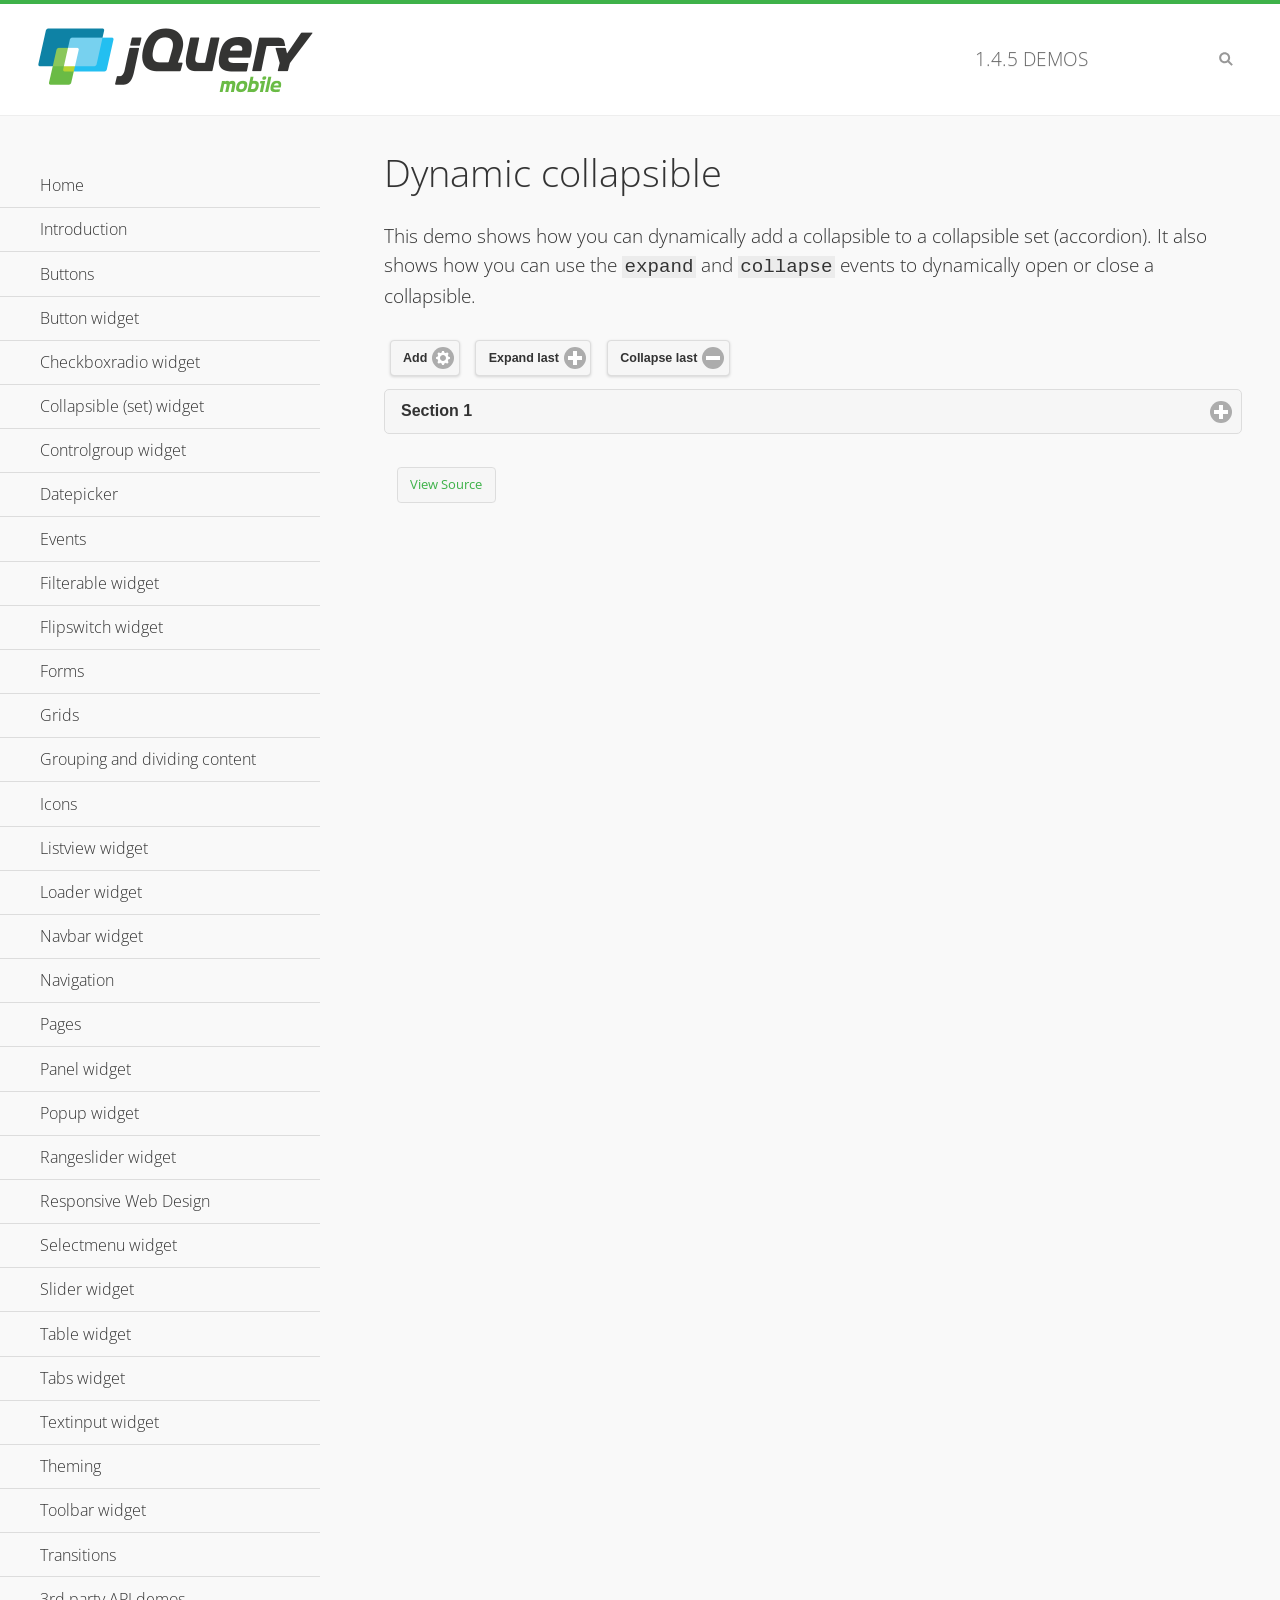
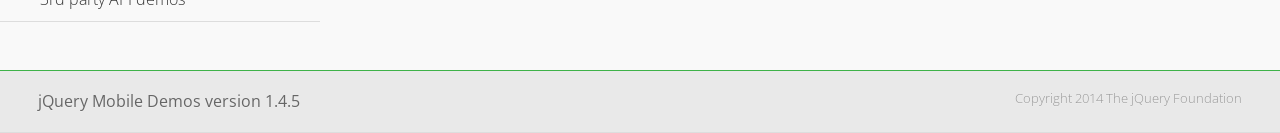
<file: www/css/demos/collapsible-dynamic/index.html>
<!DOCTYPE html>
<html>
<head>
	<meta charset="utf-8">
	<meta name="viewport" content="width=device-width, initial-scale=1">
	<title>Dynamic collapsible - jQuery Mobile Demos</title>
	<link rel="shortcut icon" href="../favicon.ico">
    <link rel="stylesheet" href="http://fonts.googleapis.com/css?family=Open+Sans:300,400,700">
	<link rel="stylesheet" href="../css/themes/default/jquery.mobile-1.4.5.min.css">
	<link rel="stylesheet" href="../_assets/css/jqm-demos.css">
	<script src="../js/jquery.js"></script>
	<script src="../_assets/js/index.js"></script>
	<script src="../js/jquery.mobile-1.4.5.min.js"></script>
	<script>
		$( document ).on( "pagecreate", function() {
			var nextId = 1;

			$("#add").click(function() {
				nextId++;
				var content = "<div data-role='collapsible' id='set" + nextId + "'><h3>Section " + nextId + "</h3><p>I am the collapsible content in a set so this feels like an accordion. I am hidden by default because I have the 'collapsed' state; you need to expand the header to see me.</p></div>";

				$( "#set" ).append( content ).collapsibleset( "refresh" );
			});

			$( "#expand" ).click(function() {
				$("#set").children(":last").collapsible( "expand" );
			});

			$( "#collapse" ).click(function() {
				$( "#set" ).children( ":last" ).collapsible( "collapse" );
			});
		});
	</script>
</head>
<body>
<div data-role="page" class="jqm-demos">

	<div data-role="header" class="jqm-header">
		<h2><a href="../" title="jQuery Mobile Demos home"><img src="../_assets/img/jquery-logo.png" alt="jQuery Mobile"></a></h2>
		<p><span class="jqm-version"></span> Demos</p>
		<a href="#" class="jqm-navmenu-link ui-btn ui-btn-icon-notext ui-corner-all ui-icon-bars ui-nodisc-icon ui-alt-icon ui-btn-left">Menu</a>
		<a href="#" class="jqm-search-link ui-btn ui-btn-icon-notext ui-corner-all ui-icon-search ui-nodisc-icon ui-alt-icon ui-btn-right">Search</a>
	</div><!-- /header -->

	<div role="main" class="ui-content jqm-content">

        <h1>Dynamic collapsible</h1>

        <p>This demo shows how you can dynamically add a collapsible to a collapsible set (accordion). It also shows how you can use the <code>expand</code> and <code>collapse</code> events to dynamically open or close a collapsible.</p>

        <div data-demo-html="true" data-demo-js="true">
            <button type="button" data-icon="gear" data-iconpos="right" data-mini="true" data-inline="true" id="add">Add</button>
            <button type="button" data-icon="plus" data-iconpos="right" data-mini="true" data-inline="true" id="expand">Expand last</button>
            <button type="button" data-icon="minus" data-iconpos="right" data-mini="true" data-inline="true" id="collapse">Collapse last</button>

            <div data-role="collapsibleset" data-content-theme="a" data-iconpos="right" id="set">
                <div data-role="collapsible" id="set1" data-collapsed="true">
                    <h3>Section 1</h3>
                    <p>I'm the collapsible content.</p>
                </div>
            </div>

        </div><!--/demo-html -->

	</div><!-- /content -->
	    <div data-role="panel" class="jqm-navmenu-panel" data-position="left" data-display="overlay" data-theme="a">
	    	<ul class="jqm-list ui-alt-icon ui-nodisc-icon">
<li data-filtertext="demos homepage" data-icon="home"><a href=".././">Home</a></li>
<li data-filtertext="introduction overview getting started"><a href="../intro/" data-ajax="false">Introduction</a></li>
<li data-filtertext="buttons button markup buttonmarkup method anchor link button element"><a href="../button-markup/" data-ajax="false">Buttons</a></li>
<li data-filtertext="form button widget input button submit reset"><a href="../button/" data-ajax="false">Button widget</a></li>
<li data-role="collapsible" data-enhanced="true" data-collapsed-icon="carat-d" data-expanded-icon="carat-u" data-iconpos="right" data-inset="false" class="ui-collapsible ui-collapsible-themed-content ui-collapsible-collapsed">
	<h3 class="ui-collapsible-heading ui-collapsible-heading-collapsed">
		<a href="#" class="ui-collapsible-heading-toggle ui-btn ui-btn-icon-right ui-btn-inherit ui-icon-carat-d">
		    Checkboxradio widget<span class="ui-collapsible-heading-status"> click to expand contents</span>
		</a>
	</h3>
	<div class="ui-collapsible-content ui-body-inherit ui-collapsible-content-collapsed" aria-hidden="true">
		<ul>
			<li data-filtertext="form checkboxradio widget checkbox input checkboxes controlgroups"><a href="../checkboxradio-checkbox/" data-ajax="false">Checkboxes</a></li>
			<li data-filtertext="form checkboxradio widget radio input radio buttons controlgroups"><a href="../checkboxradio-radio/" data-ajax="false">Radio buttons</a></li>
		</ul>
	</div>
</li>
<li data-role="collapsible" data-enhanced="true" data-collapsed-icon="carat-d" data-expanded-icon="carat-u" data-iconpos="right" data-inset="false" class="ui-collapsible ui-collapsible-themed-content ui-collapsible-collapsed">
	<h3 class="ui-collapsible-heading ui-collapsible-heading-collapsed">
		<a href="#" class="ui-collapsible-heading-toggle ui-btn ui-btn-icon-right ui-btn-inherit ui-icon-carat-d">
			Collapsible (set) widget<span class="ui-collapsible-heading-status"> click to expand contents</span>
		</a>
	</h3>
	<div class="ui-collapsible-content ui-body-inherit ui-collapsible-content-collapsed" aria-hidden="true">
		<ul>
			<li data-filtertext="collapsibles content formatting"><a href="../collapsible/" data-ajax="false">Collapsible</a></li>
			<li data-filtertext="dynamic collapsible set accordion append expand"><a href="../collapsible-dynamic/" data-ajax="false">Dynamic collapsibles</a></li>
			<li data-filtertext="accordions collapsible set widget content formatting grouped collapsibles"><a href="../collapsibleset/" data-ajax="false">Collapsible set</a></li>
		</ul>
	</div>
</li>
<li data-role="collapsible" data-enhanced="true" data-collapsed-icon="carat-d" data-expanded-icon="carat-u" data-iconpos="right" data-inset="false" class="ui-collapsible ui-collapsible-themed-content ui-collapsible-collapsed">
	<h3 class="ui-collapsible-heading ui-collapsible-heading-collapsed">
		<a href="#" class="ui-collapsible-heading-toggle ui-btn ui-btn-icon-right ui-btn-inherit ui-icon-carat-d">
			Controlgroup widget<span class="ui-collapsible-heading-status"> click to expand contents</span>
		</a>
	</h3>
	<div class="ui-collapsible-content ui-body-inherit ui-collapsible-content-collapsed" aria-hidden="true">
		<ul>
			<li data-filtertext="controlgroups selectmenu checkboxradio input grouped buttons horizontal vertical"><a href="../controlgroup/" data-ajax="false">Controlgroup</a></li>
			<li data-filtertext="dynamic controlgroup dynamically add buttons"><a href="../controlgroup-dynamic/" data-ajax="false">Dynamic controlgroups</a></li>
		</ul>
	</div>
</li>
<li data-filtertext="form datepicker widget date input"><a href="../datepicker/" data-ajax="false">Datepicker</a></li>
<li data-role="collapsible" data-enhanced="true" data-collapsed-icon="carat-d" data-expanded-icon="carat-u" data-iconpos="right" data-inset="false" class="ui-collapsible ui-collapsible-themed-content ui-collapsible-collapsed">
	<h3 class="ui-collapsible-heading ui-collapsible-heading-collapsed">
		<a href="#" class="ui-collapsible-heading-toggle ui-btn ui-btn-icon-right ui-btn-inherit ui-icon-carat-d">
			Events<span class="ui-collapsible-heading-status"> click to expand contents</span>
		</a>
	</h3>
	<div class="ui-collapsible-content ui-body-inherit ui-collapsible-content-collapsed" aria-hidden="true">
		<ul>
			<li data-filtertext="swipe to delete list items listviews swipe events"><a href="../swipe-list/" data-ajax="false">Swipe list items</a></li>
			<li data-filtertext="swipe to navigate swipe page navigation swipe events"><a href="../swipe-page/" data-ajax="false">Swipe page navigation</a></li>
		</ul>
	</div>
</li>
<li data-filtertext="filterable filter elements sorting searching listview table"><a href="../filterable/" data-ajax="false">Filterable widget</a></li>
<li data-filtertext="form flipswitch widget flip toggle switch binary select checkbox input"><a href="../flipswitch/" data-ajax="false">Flipswitch widget</a></li>
<li data-role="collapsible" data-enhanced="true" data-collapsed-icon="carat-d" data-expanded-icon="carat-u" data-iconpos="right" data-inset="false" class="ui-collapsible ui-collapsible-themed-content ui-collapsible-collapsed">
	<h3 class="ui-collapsible-heading ui-collapsible-heading-collapsed">
		<a href="#" class="ui-collapsible-heading-toggle ui-btn ui-btn-icon-right ui-btn-inherit ui-icon-carat-d">
			Forms<span class="ui-collapsible-heading-status"> click to expand contents</span>
		</a>
	</h3>
	<div class="ui-collapsible-content ui-body-inherit ui-collapsible-content-collapsed" aria-hidden="true">
		<ul>
			<li data-filtertext="forms text checkbox radio range button submit reset inputs selects textarea slider flipswitch label form elements"><a href="../forms/" data-ajax="false">Forms</a></li>
			<li data-filtertext="form hide labels hidden accessible ui-hidden-accessible forms"><a href="../forms-label-hidden-accessible/" data-ajax="false">Hide labels</a></li>
			<li data-filtertext="form field containers fieldcontain ui-field-contain forms"><a href="../forms-field-contain/" data-ajax="false">Field containers</a></li>
			<li data-filtertext="forms disabled form elements"><a href="../forms-disabled/" data-ajax="false">Forms disabled</a></li>
			<li data-filtertext="forms gallery examples overview forms text checkbox radio range button submit reset inputs selects textarea slider flipswitch label form elements"><a href="../forms-gallery/" data-ajax="false">Forms gallery</a></li>
		</ul>
	</div>
</li>
<li data-role="collapsible" data-enhanced="true" data-collapsed-icon="carat-d" data-expanded-icon="carat-u" data-iconpos="right" data-inset="false" class="ui-collapsible ui-collapsible-themed-content ui-collapsible-collapsed">
	<h3 class="ui-collapsible-heading ui-collapsible-heading-collapsed">
		<a href="#" class="ui-collapsible-heading-toggle ui-btn ui-btn-icon-right ui-btn-inherit ui-icon-carat-d">
			Grids<span class="ui-collapsible-heading-status"> click to expand contents</span>
		</a>
	</h3>
	<div class="ui-collapsible-content ui-body-inherit ui-collapsible-content-collapsed" aria-hidden="true">
		<ul>
			<li data-filtertext="grids columns blocks content formatting rwd responsive css framework"><a href="../grids/" data-ajax="false">Grids</a></li>
			<li data-filtertext="buttons in grids css framework"><a href="../grids-buttons/" data-ajax="false">Buttons in grids</a></li>
			<li data-filtertext="custom responsive grids rwd css framework"><a href="../grids-custom-responsive/" data-ajax="false">Custom responsive grids</a></li>
		</ul>
	</div>
</li>
<li data-filtertext="blocks content formatting sections heading"><a href="../body-bar-classes/" data-ajax="false">Grouping and dividing content</a></li>
<li data-role="collapsible" data-enhanced="true" data-collapsed-icon="carat-d" data-expanded-icon="carat-u" data-iconpos="right" data-inset="false" class="ui-collapsible ui-collapsible-themed-content ui-collapsible-collapsed">
	<h3 class="ui-collapsible-heading ui-collapsible-heading-collapsed">
		<a href="#" class="ui-collapsible-heading-toggle ui-btn ui-btn-icon-right ui-btn-inherit ui-icon-carat-d">
			Icons<span class="ui-collapsible-heading-status"> click to expand contents</span>
		</a>
	</h3>
	<div class="ui-collapsible-content ui-body-inherit ui-collapsible-content-collapsed" aria-hidden="true">
		<ul>
			<li data-filtertext="button icons svg disc alt custom icon position"><a href="../icons/" data-ajax="false">Icons</a></li>
			<li data-filtertext=""><a href="../icons-grunticon/" data-ajax="false">Grunticon loader</a></li>
		</ul>
	</div>
</li>
<li data-role="collapsible" data-enhanced="true" data-collapsed-icon="carat-d" data-expanded-icon="carat-u" data-iconpos="right" data-inset="false" class="ui-collapsible ui-collapsible-themed-content ui-collapsible-collapsed">
	<h3 class="ui-collapsible-heading ui-collapsible-heading-collapsed">
		<a href="#" class="ui-collapsible-heading-toggle ui-btn ui-btn-icon-right ui-btn-inherit ui-icon-carat-d">
			Listview widget<span class="ui-collapsible-heading-status"> click to expand contents</span>
		</a>
	</h3>
	<div class="ui-collapsible-content ui-body-inherit ui-collapsible-content-collapsed" aria-hidden="true">
		<ul>
			<li data-filtertext="listview widget thumbnails icons nested split button collapsible ul ol"><a href="../listview/" data-ajax="false">Listview</a></li>
			<li data-filtertext="autocomplete filterable reveal listview filtertextbeforefilter placeholder"><a href="../listview-autocomplete/" data-ajax="false">Listview autocomplete</a></li>
			<li data-filtertext="autocomplete filterable reveal listview remote data filtertextbeforefilter placeholder"><a href="../listview-autocomplete-remote/" data-ajax="false">Listview autocomplete remote data</a></li>
			<li data-filtertext="autodividers anchor jump scroll linkbars listview lists ul ol"><a href="../listview-autodividers-linkbar/" data-ajax="false">Listview autodividers linkbar</a></li>
			<li data-filtertext="listview autodividers selector autodividersselector lists ul ol"><a href="../listview-autodividers-selector/" data-ajax="false">Listview autodividers selector</a></li>
			<li data-filtertext="listview nested list items"><a href="../listview-nested-lists/" data-ajax="false">Nested Listviews</a></li>
			<li data-filtertext="listview collapsible list items flat"><a href="../listview-collapsible-item-flat/" data-ajax="false">Listview collapsible list items (flat)</a></li>
			<li data-filtertext="listview collapsible list indented"><a href="../listview-collapsible-item-indented/" data-ajax="false">Listview collapsible list items (indented)</a></li>
			<li data-filtertext="grid listview responsive grids responsive listviews lists ul"><a href="../listview-grid/" data-ajax="false">Listview responsive grid</a></li>
		</ul>
	</div>
</li>
<li data-filtertext="loader widget page loading navigation overlay spinner"><a href="../loader/" data-ajax="false">Loader widget</a></li>
<li data-filtertext="navbar widget navmenu toolbars header footer"><a href="../navbar/" data-ajax="false">Navbar widget</a></li>
<li data-role="collapsible" data-enhanced="true" data-collapsed-icon="carat-d" data-expanded-icon="carat-u" data-iconpos="right" data-inset="false" class="ui-collapsible ui-collapsible-themed-content ui-collapsible-collapsed">
	<h3 class="ui-collapsible-heading ui-collapsible-heading-collapsed">
		<a href="#" class="ui-collapsible-heading-toggle ui-btn ui-btn-icon-right ui-btn-inherit ui-icon-carat-d">
			Navigation<span class="ui-collapsible-heading-status"> click to expand contents</span>
		</a>
	</h3>
	<div class="ui-collapsible-content ui-body-inherit ui-collapsible-content-collapsed" aria-hidden="true">
		<ul>
			<li data-filtertext="ajax navigation navigate widget history event method"><a href="../navigation/" data-ajax="false">Navigation</a></li>
			<li data-filtertext="linking pages page links navigation ajax prefetch cache"><a href="../navigation-linking-pages/" data-ajax="false">Linking pages</a></li>
			<!-- <li data-filtertext="php redirect server redirection server-side navigation"><a href="../navigation-php-redirect/" data-ajax="false">PHP redirect demo</a></li>-->
			<li data-filtertext="navigation redirection hash query"><a href="../navigation-hash-processing/" data-ajax="false">Hash processing demo</a></li>
			<li data-filtertext="navigation redirection hash query"><a href="../page-events/" data-ajax="false">Page Navigation Events</a></li>
		</ul>
	</div>
</li>
<li data-role="collapsible" data-enhanced="true" data-collapsed-icon="carat-d" data-expanded-icon="carat-u" data-iconpos="right" data-inset="false" class="ui-collapsible ui-collapsible-themed-content ui-collapsible-collapsed">
	<h3 class="ui-collapsible-heading ui-collapsible-heading-collapsed">
		<a href="#" class="ui-collapsible-heading-toggle ui-btn ui-btn-icon-right ui-btn-inherit ui-icon-carat-d">
			Pages<span class="ui-collapsible-heading-status"> click to expand contents</span>
		</a>
	</h3>
	<div class="ui-collapsible-content ui-body-inherit ui-collapsible-content-collapsed" aria-hidden="true">
		<ul>
			<li data-filtertext="pages page widget ajax navigation"><a href="../pages/" data-ajax="false">Pages</a></li>
			<li data-filtertext="single page"><a href="../pages-single-page/" data-ajax="false">Single page</a></li>
			<li data-filtertext="multipage multi-page page"><a href="../pages-multi-page/" data-ajax="false">Multi-page template</a></li>
			<li data-filtertext="dialog page widget modal popup"><a href="../pages-dialog/" data-ajax="false">Dialog page</a></li>
		</ul>
	</div>
</li>
<li data-role="collapsible" data-enhanced="true" data-collapsed-icon="carat-d" data-expanded-icon="carat-u" data-iconpos="right" data-inset="false" class="ui-collapsible ui-collapsible-themed-content ui-collapsible-collapsed">
	<h3 class="ui-collapsible-heading ui-collapsible-heading-collapsed">
		<a href="#" class="ui-collapsible-heading-toggle ui-btn ui-btn-icon-right ui-btn-inherit ui-icon-carat-d">
			Panel widget<span class="ui-collapsible-heading-status"> click to expand contents</span>
		</a>
	</h3>
	<div class="ui-collapsible-content ui-body-inherit ui-collapsible-content-collapsed" aria-hidden="true">
		<ul>
			<li data-filtertext="panel widget sliding panels reveal push overlay responsive"><a href="../panel/" data-ajax="false">Panel</a></li>
			<li data-filtertext=""><a href="../panel-external/" data-ajax="false">External panels</a></li>
			<li data-filtertext="panel "><a href="../panel-fixed/" data-ajax="false">Fixed panels</a></li>
			<li data-filtertext="panel slide panels sliding panels shadow rwd responsive breakpoint"><a href="../panel-responsive/" data-ajax="false">Panels responsive</a></li>
			<li data-filtertext="panel custom style custom panel width reveal shadow listview panel styling page background wrapper"><a href="../panel-styling/" data-ajax="false">Custom panel style</a></li>
			<li data-filtertext="panel open on swipe"><a href="../panel-swipe-open/" data-ajax="false">Panel open on swipe</a></li>
			<li data-filtertext="panels outside page internal external toolbars"><a href="../panel-external-internal/" data-ajax="false">Panel external and internal</a></li>
		</ul>
	</div>
</li>
<li data-role="collapsible" data-enhanced="true" data-collapsed-icon="carat-d" data-expanded-icon="carat-u" data-iconpos="right" data-inset="false" class="ui-collapsible ui-collapsible-themed-content ui-collapsible-collapsed">
	<h3 class="ui-collapsible-heading ui-collapsible-heading-collapsed">
		<a href="#" class="ui-collapsible-heading-toggle ui-btn ui-btn-icon-right ui-btn-inherit ui-icon-carat-d">
			Popup widget<span class="ui-collapsible-heading-status"> click to expand contents</span>
		</a>
	</h3>
	<div class="ui-collapsible-content ui-body-inherit ui-collapsible-content-collapsed" aria-hidden="true">
		<ul>
			<li data-filtertext="popup widget popups dialog modal transition tooltip lightbox form overlay screen flip pop fade transition"><a href="../popup/" data-ajax="false">Popup</a></li>
			<li data-filtertext="popup alignment position"><a href="../popup-alignment/" data-ajax="false">Popup alignment</a></li>
			<li data-filtertext="popup arrow size popups popover"><a href="../popup-arrow-size/" data-ajax="false">Popup arrow size</a></li>
			<li data-filtertext="dynamic popups popup images lightbox"><a href="../popup-dynamic/" data-ajax="false">Dynamic popups</a></li>
			<li data-filtertext="popups with iframes scaling"><a href="../popup-iframe/" data-ajax="false">Popups with iframes</a></li>
			<li data-filtertext="popup image scaling"><a href="../popup-image-scaling/" data-ajax="false">Popup image scaling</a></li>
			<li data-filtertext="external popup outside multi-page"><a href="../popup-outside-multipage/" data-ajax="false">Popup outside multi-page</a></li>
		</ul>
	</div>
</li>
<li data-filtertext="form rangeslider widget dual sliders dual handle sliders range input"><a href="../rangeslider/" data-ajax="false">Rangeslider widget</a></li>
<li data-filtertext="responsive web design rwd adaptive progressive enhancement PE accessible mobile breakpoints media query media queries"><a href="../rwd/" data-ajax="false">Responsive Web Design</a></li>
<li data-role="collapsible" data-enhanced="true" data-collapsed-icon="carat-d" data-expanded-icon="carat-u" data-iconpos="right" data-inset="false" class="ui-collapsible ui-collapsible-themed-content ui-collapsible-collapsed">
	<h3 class="ui-collapsible-heading ui-collapsible-heading-collapsed">
		<a href="#" class="ui-collapsible-heading-toggle ui-btn ui-btn-icon-right ui-btn-inherit ui-icon-carat-d">
			Selectmenu widget<span class="ui-collapsible-heading-status"> click to expand contents</span>
		</a>
	</h3>
	<div class="ui-collapsible-content ui-body-inherit ui-collapsible-content-collapsed" aria-hidden="true">
		<ul>
			<li data-filtertext="form selectmenu widget select input custom select menu selects"><a href="../selectmenu/" data-ajax="false">Selectmenu</a></li>
			<li data-filtertext="form custom select menu selectmenu widget custom menu option optgroup multiple selects"><a href="../selectmenu-custom/" data-ajax="false">Custom select menu</a></li>
			<li data-filtertext="filterable select filter popup dialog"><a href="../selectmenu-custom-filter/" data-ajax="false">Custom select menu with filter</a></li>
		</ul>
	</div>
</li>
<li data-role="collapsible" data-enhanced="true" data-collapsed-icon="carat-d" data-expanded-icon="carat-u" data-iconpos="right" data-inset="false" class="ui-collapsible ui-collapsible-themed-content ui-collapsible-collapsed">
	<h3 class="ui-collapsible-heading ui-collapsible-heading-collapsed">
		<a href="#" class="ui-collapsible-heading-toggle ui-btn ui-btn-icon-right ui-btn-inherit ui-icon-carat-d">
			Slider widget<span class="ui-collapsible-heading-status"> click to expand contents</span>
		</a>
	</h3>
	<div class="ui-collapsible-content ui-body-inherit ui-collapsible-content-collapsed" aria-hidden="true">
		<ul>
			<li data-filtertext="form slider widget range input single sliders"><a href="../slider/" data-ajax="false">Slider</a></li>
			<li data-filtertext="form slider widget flipswitch slider binary select flip toggle switch"><a href="../slider-flipswitch/" data-ajax="false">Slider flip toggle switch</a></li>
			<li data-filtertext="form slider tooltip handle value input range sliders"><a href="../slider-tooltip/" data-ajax="false">Slider tooltip</a></li>
		</ul>
	</div>
</li>
<li data-role="collapsible" data-enhanced="true" data-collapsed-icon="carat-d" data-expanded-icon="carat-u" data-iconpos="right" data-inset="false" class="ui-collapsible ui-collapsible-themed-content ui-collapsible-collapsed">
	<h3 class="ui-collapsible-heading ui-collapsible-heading-collapsed">
		<a href="#" class="ui-collapsible-heading-toggle ui-btn ui-btn-icon-right ui-btn-inherit ui-icon-carat-d">
			Table widget<span class="ui-collapsible-heading-status"> click to expand contents</span>
		</a>
	</h3>
	<div class="ui-collapsible-content ui-body-inherit ui-collapsible-content-collapsed" aria-hidden="true">
		<ul>
			<li data-filtertext="table widget reflow column toggle th td responsive tables rwd hide show tabular"><a href="../table-column-toggle/" data-ajax="false">Table Column Toggle</a></li>
			<li data-filtertext="table column toggle phone comparison demo"><a href="../table-column-toggle-example/" data-ajax="false">Table Column Toggle demo</a></li>
			<li data-filtertext="responsive tables table column toggle heading groups rwd breakpoint"><a href="../table-column-toggle-heading-groups/" data-ajax="false">Table Column Toggle heading groups</a></li>
			<li data-filtertext="responsive tables table column toggle hide rwd breakpoint customization options"><a href="../table-column-toggle-options/" data-ajax="false">Table Column Toggle options</a></li>
			<li data-filtertext="table reflow th td responsive rwd columns tabular"><a href="../table-reflow/" data-ajax="false">Table Reflow</a></li>
			<li data-filtertext="responsive tables table reflow heading groups rwd breakpoint"><a href="../table-reflow-heading-groups/" data-ajax="false">Table Reflow heading groups</a></li>
			<li data-filtertext="responsive tables table reflow stripes strokes table style"><a href="../table-reflow-stripes-strokes/" data-ajax="false">Table Reflow stripes and strokes</a></li>
			<li data-filtertext="responsive tables table reflow stack custom styles"><a href="../table-reflow-styling/" data-ajax="false">Table Reflow custom styles</a></li>
		</ul>
	</div>
</li>
<li data-filtertext="ui tabs widget"><a href="../tabs/" data-ajax="false">Tabs widget</a></li>
<li data-filtertext="form textinput widget text input textarea number date time tel email file color password"><a href="../textinput/" data-ajax="false">Textinput widget</a></li>
<li data-role="collapsible" data-enhanced="true" data-collapsed-icon="carat-d" data-expanded-icon="carat-u" data-iconpos="right" data-inset="false" class="ui-collapsible ui-collapsible-themed-content ui-collapsible-collapsed">
	<h3 class="ui-collapsible-heading ui-collapsible-heading-collapsed">
		<a href="#" class="ui-collapsible-heading-toggle ui-btn ui-btn-icon-right ui-btn-inherit ui-icon-carat-d">
			Theming<span class="ui-collapsible-heading-status"> click to expand contents</span>
		</a>
	</h3>
	<div class="ui-collapsible-content ui-body-inherit ui-collapsible-content-collapsed" aria-hidden="true">
		<ul>
			<li data-filtertext="default theme swatches theming style css"><a href="../theme-default/" data-ajax="false">Default theme</a></li>
			<li data-filtertext="classic theme old theme swatches theming style css"><a href="../theme-classic/" data-ajax="false">Classic theme</a></li>
		</ul>
	</div>
</li>
<li data-role="collapsible" data-enhanced="true" data-collapsed-icon="carat-d" data-expanded-icon="carat-u" data-iconpos="right" data-inset="false" class="ui-collapsible ui-collapsible-themed-content ui-collapsible-collapsed">
	<h3 class="ui-collapsible-heading ui-collapsible-heading-collapsed">
		<a href="#" class="ui-collapsible-heading-toggle ui-btn ui-btn-icon-right ui-btn-inherit ui-icon-carat-d">
			Toolbar widget<span class="ui-collapsible-heading-status"> click to expand contents</span>
		</a>
	</h3>
	<div class="ui-collapsible-content ui-body-inherit ui-collapsible-content-collapsed" aria-hidden="true">
		<ul>
			<li data-filtertext="toolbar widget header footer toolbars fixed fullscreen external sections"><a href="../toolbar/" data-ajax="false">Toolbar</a></li>
			<li data-filtertext="dynamic toolbars dynamically add toolbar header footer"><a href="../toolbar-dynamic/" data-ajax="false">Dynamic toolbars</a></li>
			<li data-filtertext="external toolbars header footer"><a href="../toolbar-external/" data-ajax="false">External toolbars</a></li>
			<li data-filtertext="fixed toolbars header footer"><a href="../toolbar-fixed/" data-ajax="false">Fixed toolbars</a></li>
			<li data-filtertext="fixed fullscreen toolbars header footer"><a href="../toolbar-fixed-fullscreen/" data-ajax="false">Fullscreen toolbars</a></li>
			<li data-filtertext="external fixed toolbars header footer"><a href="../toolbar-fixed-external/" data-ajax="false">Fixed external toolbars</a></li>
			<li data-filtertext="external persistent toolbars header footer navbar navmenu"><a href="../toolbar-fixed-persistent/" data-ajax="false">Persistent toolbars</a></li>
			<li data-filtertext="external ajax optimized toolbars persistent toolbars header footer navbar"><a href="../toolbar-fixed-persistent-optimized/" data-ajax="false">Ajax optimized toolbars</a></li>
			<li data-filtertext="form in toolbars header footer"><a href="../toolbar-fixed-forms/" data-ajax="false">Form in toolbar</a></li>
		</ul>
	</div>
</li>
<li data-filtertext="page transitions animated pages popup navigation flip slide fade pop"><a href="../transitions/" data-ajax="false">Transitions</a></li>
<li data-role="collapsible" data-enhanced="true" data-collapsed-icon="carat-d" data-expanded-icon="carat-u" data-iconpos="right" data-inset="false" class="ui-collapsible ui-collapsible-themed-content ui-collapsible-collapsed">
	<h3 class="ui-collapsible-heading ui-collapsible-heading-collapsed">
		<a href="#" class="ui-collapsible-heading-toggle ui-btn ui-btn-icon-right ui-btn-inherit ui-icon-carat-d">
			3rd party API demos<span class="ui-collapsible-heading-status"> click to expand contents</span>
		</a>
	</h3>
	<div class="ui-collapsible-content ui-body-inherit ui-collapsible-content-collapsed" aria-hidden="true">
		<ul>
			<li data-filtertext="backbone requirejs navigation router"><a href="../backbone-requirejs/" data-ajax="false">Backbone RequireJS</a></li>
			<li data-filtertext="google maps geolocation demo"><a href="../map-geolocation/" data-ajax="false">Google Maps geolocation</a></li>
			<li data-filtertext="google maps hybrid"><a href="../map-list-toggle/" data-ajax="false">Google Maps list toggle</a></li>
		</ul>
	</div>
</li>



		     </ul>
		</div><!-- /panel -->


	<div data-role="footer" data-position="fixed" data-tap-toggle="false" class="jqm-footer">
		<p>jQuery Mobile Demos version <span class="jqm-version"></span></p>
		<p>Copyright 2014 The jQuery Foundation</p>
	</div><!-- /footer -->
	<!-- TODO: This should become an external panel so we can add input to markup (unique ID) -->
    <div data-role="panel" class="jqm-search-panel" data-position="right" data-display="overlay" data-theme="a">
		<div class="jqm-search">
			<ul class="jqm-list" data-filter-placeholder="Search demos..." data-filter-reveal="true">
<li data-filtertext="demos homepage" data-icon="home"><a href=".././">Home</a></li>
<li data-filtertext="introduction overview getting started"><a href="../intro/" data-ajax="false">Introduction</a></li>
<li data-filtertext="buttons button markup buttonmarkup method anchor link button element"><a href="../button-markup/" data-ajax="false">Buttons</a></li>
<li data-filtertext="form button widget input button submit reset"><a href="../button/" data-ajax="false">Button widget</a></li>
<li data-role="collapsible" data-enhanced="true" data-collapsed-icon="carat-d" data-expanded-icon="carat-u" data-iconpos="right" data-inset="false" class="ui-collapsible ui-collapsible-themed-content ui-collapsible-collapsed">
	<h3 class="ui-collapsible-heading ui-collapsible-heading-collapsed">
		<a href="#" class="ui-collapsible-heading-toggle ui-btn ui-btn-icon-right ui-btn-inherit ui-icon-carat-d">
		    Checkboxradio widget<span class="ui-collapsible-heading-status"> click to expand contents</span>
		</a>
	</h3>
	<div class="ui-collapsible-content ui-body-inherit ui-collapsible-content-collapsed" aria-hidden="true">
		<ul>
			<li data-filtertext="form checkboxradio widget checkbox input checkboxes controlgroups"><a href="../checkboxradio-checkbox/" data-ajax="false">Checkboxes</a></li>
			<li data-filtertext="form checkboxradio widget radio input radio buttons controlgroups"><a href="../checkboxradio-radio/" data-ajax="false">Radio buttons</a></li>
		</ul>
	</div>
</li>
<li data-role="collapsible" data-enhanced="true" data-collapsed-icon="carat-d" data-expanded-icon="carat-u" data-iconpos="right" data-inset="false" class="ui-collapsible ui-collapsible-themed-content ui-collapsible-collapsed">
	<h3 class="ui-collapsible-heading ui-collapsible-heading-collapsed">
		<a href="#" class="ui-collapsible-heading-toggle ui-btn ui-btn-icon-right ui-btn-inherit ui-icon-carat-d">
			Collapsible (set) widget<span class="ui-collapsible-heading-status"> click to expand contents</span>
		</a>
	</h3>
	<div class="ui-collapsible-content ui-body-inherit ui-collapsible-content-collapsed" aria-hidden="true">
		<ul>
			<li data-filtertext="collapsibles content formatting"><a href="../collapsible/" data-ajax="false">Collapsible</a></li>
			<li data-filtertext="dynamic collapsible set accordion append expand"><a href="../collapsible-dynamic/" data-ajax="false">Dynamic collapsibles</a></li>
			<li data-filtertext="accordions collapsible set widget content formatting grouped collapsibles"><a href="../collapsibleset/" data-ajax="false">Collapsible set</a></li>
		</ul>
	</div>
</li>
<li data-role="collapsible" data-enhanced="true" data-collapsed-icon="carat-d" data-expanded-icon="carat-u" data-iconpos="right" data-inset="false" class="ui-collapsible ui-collapsible-themed-content ui-collapsible-collapsed">
	<h3 class="ui-collapsible-heading ui-collapsible-heading-collapsed">
		<a href="#" class="ui-collapsible-heading-toggle ui-btn ui-btn-icon-right ui-btn-inherit ui-icon-carat-d">
			Controlgroup widget<span class="ui-collapsible-heading-status"> click to expand contents</span>
		</a>
	</h3>
	<div class="ui-collapsible-content ui-body-inherit ui-collapsible-content-collapsed" aria-hidden="true">
		<ul>
			<li data-filtertext="controlgroups selectmenu checkboxradio input grouped buttons horizontal vertical"><a href="../controlgroup/" data-ajax="false">Controlgroup</a></li>
			<li data-filtertext="dynamic controlgroup dynamically add buttons"><a href="../controlgroup-dynamic/" data-ajax="false">Dynamic controlgroups</a></li>
		</ul>
	</div>
</li>
<li data-filtertext="form datepicker widget date input"><a href="../datepicker/" data-ajax="false">Datepicker</a></li>
<li data-role="collapsible" data-enhanced="true" data-collapsed-icon="carat-d" data-expanded-icon="carat-u" data-iconpos="right" data-inset="false" class="ui-collapsible ui-collapsible-themed-content ui-collapsible-collapsed">
	<h3 class="ui-collapsible-heading ui-collapsible-heading-collapsed">
		<a href="#" class="ui-collapsible-heading-toggle ui-btn ui-btn-icon-right ui-btn-inherit ui-icon-carat-d">
			Events<span class="ui-collapsible-heading-status"> click to expand contents</span>
		</a>
	</h3>
	<div class="ui-collapsible-content ui-body-inherit ui-collapsible-content-collapsed" aria-hidden="true">
		<ul>
			<li data-filtertext="swipe to delete list items listviews swipe events"><a href="../swipe-list/" data-ajax="false">Swipe list items</a></li>
			<li data-filtertext="swipe to navigate swipe page navigation swipe events"><a href="../swipe-page/" data-ajax="false">Swipe page navigation</a></li>
		</ul>
	</div>
</li>
<li data-filtertext="filterable filter elements sorting searching listview table"><a href="../filterable/" data-ajax="false">Filterable widget</a></li>
<li data-filtertext="form flipswitch widget flip toggle switch binary select checkbox input"><a href="../flipswitch/" data-ajax="false">Flipswitch widget</a></li>
<li data-role="collapsible" data-enhanced="true" data-collapsed-icon="carat-d" data-expanded-icon="carat-u" data-iconpos="right" data-inset="false" class="ui-collapsible ui-collapsible-themed-content ui-collapsible-collapsed">
	<h3 class="ui-collapsible-heading ui-collapsible-heading-collapsed">
		<a href="#" class="ui-collapsible-heading-toggle ui-btn ui-btn-icon-right ui-btn-inherit ui-icon-carat-d">
			Forms<span class="ui-collapsible-heading-status"> click to expand contents</span>
		</a>
	</h3>
	<div class="ui-collapsible-content ui-body-inherit ui-collapsible-content-collapsed" aria-hidden="true">
		<ul>
			<li data-filtertext="forms text checkbox radio range button submit reset inputs selects textarea slider flipswitch label form elements"><a href="../forms/" data-ajax="false">Forms</a></li>
			<li data-filtertext="form hide labels hidden accessible ui-hidden-accessible forms"><a href="../forms-label-hidden-accessible/" data-ajax="false">Hide labels</a></li>
			<li data-filtertext="form field containers fieldcontain ui-field-contain forms"><a href="../forms-field-contain/" data-ajax="false">Field containers</a></li>
			<li data-filtertext="forms disabled form elements"><a href="../forms-disabled/" data-ajax="false">Forms disabled</a></li>
			<li data-filtertext="forms gallery examples overview forms text checkbox radio range button submit reset inputs selects textarea slider flipswitch label form elements"><a href="../forms-gallery/" data-ajax="false">Forms gallery</a></li>
		</ul>
	</div>
</li>
<li data-role="collapsible" data-enhanced="true" data-collapsed-icon="carat-d" data-expanded-icon="carat-u" data-iconpos="right" data-inset="false" class="ui-collapsible ui-collapsible-themed-content ui-collapsible-collapsed">
	<h3 class="ui-collapsible-heading ui-collapsible-heading-collapsed">
		<a href="#" class="ui-collapsible-heading-toggle ui-btn ui-btn-icon-right ui-btn-inherit ui-icon-carat-d">
			Grids<span class="ui-collapsible-heading-status"> click to expand contents</span>
		</a>
	</h3>
	<div class="ui-collapsible-content ui-body-inherit ui-collapsible-content-collapsed" aria-hidden="true">
		<ul>
			<li data-filtertext="grids columns blocks content formatting rwd responsive css framework"><a href="../grids/" data-ajax="false">Grids</a></li>
			<li data-filtertext="buttons in grids css framework"><a href="../grids-buttons/" data-ajax="false">Buttons in grids</a></li>
			<li data-filtertext="custom responsive grids rwd css framework"><a href="../grids-custom-responsive/" data-ajax="false">Custom responsive grids</a></li>
		</ul>
	</div>
</li>
<li data-filtertext="blocks content formatting sections heading"><a href="../body-bar-classes/" data-ajax="false">Grouping and dividing content</a></li>
<li data-role="collapsible" data-enhanced="true" data-collapsed-icon="carat-d" data-expanded-icon="carat-u" data-iconpos="right" data-inset="false" class="ui-collapsible ui-collapsible-themed-content ui-collapsible-collapsed">
	<h3 class="ui-collapsible-heading ui-collapsible-heading-collapsed">
		<a href="#" class="ui-collapsible-heading-toggle ui-btn ui-btn-icon-right ui-btn-inherit ui-icon-carat-d">
			Icons<span class="ui-collapsible-heading-status"> click to expand contents</span>
		</a>
	</h3>
	<div class="ui-collapsible-content ui-body-inherit ui-collapsible-content-collapsed" aria-hidden="true">
		<ul>
			<li data-filtertext="button icons svg disc alt custom icon position"><a href="../icons/" data-ajax="false">Icons</a></li>
			<li data-filtertext=""><a href="../icons-grunticon/" data-ajax="false">Grunticon loader</a></li>
		</ul>
	</div>
</li>
<li data-role="collapsible" data-enhanced="true" data-collapsed-icon="carat-d" data-expanded-icon="carat-u" data-iconpos="right" data-inset="false" class="ui-collapsible ui-collapsible-themed-content ui-collapsible-collapsed">
	<h3 class="ui-collapsible-heading ui-collapsible-heading-collapsed">
		<a href="#" class="ui-collapsible-heading-toggle ui-btn ui-btn-icon-right ui-btn-inherit ui-icon-carat-d">
			Listview widget<span class="ui-collapsible-heading-status"> click to expand contents</span>
		</a>
	</h3>
	<div class="ui-collapsible-content ui-body-inherit ui-collapsible-content-collapsed" aria-hidden="true">
		<ul>
			<li data-filtertext="listview widget thumbnails icons nested split button collapsible ul ol"><a href="../listview/" data-ajax="false">Listview</a></li>
			<li data-filtertext="autocomplete filterable reveal listview filtertextbeforefilter placeholder"><a href="../listview-autocomplete/" data-ajax="false">Listview autocomplete</a></li>
			<li data-filtertext="autocomplete filterable reveal listview remote data filtertextbeforefilter placeholder"><a href="../listview-autocomplete-remote/" data-ajax="false">Listview autocomplete remote data</a></li>
			<li data-filtertext="autodividers anchor jump scroll linkbars listview lists ul ol"><a href="../listview-autodividers-linkbar/" data-ajax="false">Listview autodividers linkbar</a></li>
			<li data-filtertext="listview autodividers selector autodividersselector lists ul ol"><a href="../listview-autodividers-selector/" data-ajax="false">Listview autodividers selector</a></li>
			<li data-filtertext="listview nested list items"><a href="../listview-nested-lists/" data-ajax="false">Nested Listviews</a></li>
			<li data-filtertext="listview collapsible list items flat"><a href="../listview-collapsible-item-flat/" data-ajax="false">Listview collapsible list items (flat)</a></li>
			<li data-filtertext="listview collapsible list indented"><a href="../listview-collapsible-item-indented/" data-ajax="false">Listview collapsible list items (indented)</a></li>
			<li data-filtertext="grid listview responsive grids responsive listviews lists ul"><a href="../listview-grid/" data-ajax="false">Listview responsive grid</a></li>
		</ul>
	</div>
</li>
<li data-filtertext="loader widget page loading navigation overlay spinner"><a href="../loader/" data-ajax="false">Loader widget</a></li>
<li data-filtertext="navbar widget navmenu toolbars header footer"><a href="../navbar/" data-ajax="false">Navbar widget</a></li>
<li data-role="collapsible" data-enhanced="true" data-collapsed-icon="carat-d" data-expanded-icon="carat-u" data-iconpos="right" data-inset="false" class="ui-collapsible ui-collapsible-themed-content ui-collapsible-collapsed">
	<h3 class="ui-collapsible-heading ui-collapsible-heading-collapsed">
		<a href="#" class="ui-collapsible-heading-toggle ui-btn ui-btn-icon-right ui-btn-inherit ui-icon-carat-d">
			Navigation<span class="ui-collapsible-heading-status"> click to expand contents</span>
		</a>
	</h3>
	<div class="ui-collapsible-content ui-body-inherit ui-collapsible-content-collapsed" aria-hidden="true">
		<ul>
			<li data-filtertext="ajax navigation navigate widget history event method"><a href="../navigation/" data-ajax="false">Navigation</a></li>
			<li data-filtertext="linking pages page links navigation ajax prefetch cache"><a href="../navigation-linking-pages/" data-ajax="false">Linking pages</a></li>
			<!-- <li data-filtertext="php redirect server redirection server-side navigation"><a href="../navigation-php-redirect/" data-ajax="false">PHP redirect demo</a></li>-->
			<li data-filtertext="navigation redirection hash query"><a href="../navigation-hash-processing/" data-ajax="false">Hash processing demo</a></li>
			<li data-filtertext="navigation redirection hash query"><a href="../page-events/" data-ajax="false">Page Navigation Events</a></li>
		</ul>
	</div>
</li>
<li data-role="collapsible" data-enhanced="true" data-collapsed-icon="carat-d" data-expanded-icon="carat-u" data-iconpos="right" data-inset="false" class="ui-collapsible ui-collapsible-themed-content ui-collapsible-collapsed">
	<h3 class="ui-collapsible-heading ui-collapsible-heading-collapsed">
		<a href="#" class="ui-collapsible-heading-toggle ui-btn ui-btn-icon-right ui-btn-inherit ui-icon-carat-d">
			Pages<span class="ui-collapsible-heading-status"> click to expand contents</span>
		</a>
	</h3>
	<div class="ui-collapsible-content ui-body-inherit ui-collapsible-content-collapsed" aria-hidden="true">
		<ul>
			<li data-filtertext="pages page widget ajax navigation"><a href="../pages/" data-ajax="false">Pages</a></li>
			<li data-filtertext="single page"><a href="../pages-single-page/" data-ajax="false">Single page</a></li>
			<li data-filtertext="multipage multi-page page"><a href="../pages-multi-page/" data-ajax="false">Multi-page template</a></li>
			<li data-filtertext="dialog page widget modal popup"><a href="../pages-dialog/" data-ajax="false">Dialog page</a></li>
		</ul>
	</div>
</li>
<li data-role="collapsible" data-enhanced="true" data-collapsed-icon="carat-d" data-expanded-icon="carat-u" data-iconpos="right" data-inset="false" class="ui-collapsible ui-collapsible-themed-content ui-collapsible-collapsed">
	<h3 class="ui-collapsible-heading ui-collapsible-heading-collapsed">
		<a href="#" class="ui-collapsible-heading-toggle ui-btn ui-btn-icon-right ui-btn-inherit ui-icon-carat-d">
			Panel widget<span class="ui-collapsible-heading-status"> click to expand contents</span>
		</a>
	</h3>
	<div class="ui-collapsible-content ui-body-inherit ui-collapsible-content-collapsed" aria-hidden="true">
		<ul>
			<li data-filtertext="panel widget sliding panels reveal push overlay responsive"><a href="../panel/" data-ajax="false">Panel</a></li>
			<li data-filtertext=""><a href="../panel-external/" data-ajax="false">External panels</a></li>
			<li data-filtertext="panel "><a href="../panel-fixed/" data-ajax="false">Fixed panels</a></li>
			<li data-filtertext="panel slide panels sliding panels shadow rwd responsive breakpoint"><a href="../panel-responsive/" data-ajax="false">Panels responsive</a></li>
			<li data-filtertext="panel custom style custom panel width reveal shadow listview panel styling page background wrapper"><a href="../panel-styling/" data-ajax="false">Custom panel style</a></li>
			<li data-filtertext="panel open on swipe"><a href="../panel-swipe-open/" data-ajax="false">Panel open on swipe</a></li>
			<li data-filtertext="panels outside page internal external toolbars"><a href="../panel-external-internal/" data-ajax="false">Panel external and internal</a></li>
		</ul>
	</div>
</li>
<li data-role="collapsible" data-enhanced="true" data-collapsed-icon="carat-d" data-expanded-icon="carat-u" data-iconpos="right" data-inset="false" class="ui-collapsible ui-collapsible-themed-content ui-collapsible-collapsed">
	<h3 class="ui-collapsible-heading ui-collapsible-heading-collapsed">
		<a href="#" class="ui-collapsible-heading-toggle ui-btn ui-btn-icon-right ui-btn-inherit ui-icon-carat-d">
			Popup widget<span class="ui-collapsible-heading-status"> click to expand contents</span>
		</a>
	</h3>
	<div class="ui-collapsible-content ui-body-inherit ui-collapsible-content-collapsed" aria-hidden="true">
		<ul>
			<li data-filtertext="popup widget popups dialog modal transition tooltip lightbox form overlay screen flip pop fade transition"><a href="../popup/" data-ajax="false">Popup</a></li>
			<li data-filtertext="popup alignment position"><a href="../popup-alignment/" data-ajax="false">Popup alignment</a></li>
			<li data-filtertext="popup arrow size popups popover"><a href="../popup-arrow-size/" data-ajax="false">Popup arrow size</a></li>
			<li data-filtertext="dynamic popups popup images lightbox"><a href="../popup-dynamic/" data-ajax="false">Dynamic popups</a></li>
			<li data-filtertext="popups with iframes scaling"><a href="../popup-iframe/" data-ajax="false">Popups with iframes</a></li>
			<li data-filtertext="popup image scaling"><a href="../popup-image-scaling/" data-ajax="false">Popup image scaling</a></li>
			<li data-filtertext="external popup outside multi-page"><a href="../popup-outside-multipage/" data-ajax="false">Popup outside multi-page</a></li>
		</ul>
	</div>
</li>
<li data-filtertext="form rangeslider widget dual sliders dual handle sliders range input"><a href="../rangeslider/" data-ajax="false">Rangeslider widget</a></li>
<li data-filtertext="responsive web design rwd adaptive progressive enhancement PE accessible mobile breakpoints media query media queries"><a href="../rwd/" data-ajax="false">Responsive Web Design</a></li>
<li data-role="collapsible" data-enhanced="true" data-collapsed-icon="carat-d" data-expanded-icon="carat-u" data-iconpos="right" data-inset="false" class="ui-collapsible ui-collapsible-themed-content ui-collapsible-collapsed">
	<h3 class="ui-collapsible-heading ui-collapsible-heading-collapsed">
		<a href="#" class="ui-collapsible-heading-toggle ui-btn ui-btn-icon-right ui-btn-inherit ui-icon-carat-d">
			Selectmenu widget<span class="ui-collapsible-heading-status"> click to expand contents</span>
		</a>
	</h3>
	<div class="ui-collapsible-content ui-body-inherit ui-collapsible-content-collapsed" aria-hidden="true">
		<ul>
			<li data-filtertext="form selectmenu widget select input custom select menu selects"><a href="../selectmenu/" data-ajax="false">Selectmenu</a></li>
			<li data-filtertext="form custom select menu selectmenu widget custom menu option optgroup multiple selects"><a href="../selectmenu-custom/" data-ajax="false">Custom select menu</a></li>
			<li data-filtertext="filterable select filter popup dialog"><a href="../selectmenu-custom-filter/" data-ajax="false">Custom select menu with filter</a></li>
		</ul>
	</div>
</li>
<li data-role="collapsible" data-enhanced="true" data-collapsed-icon="carat-d" data-expanded-icon="carat-u" data-iconpos="right" data-inset="false" class="ui-collapsible ui-collapsible-themed-content ui-collapsible-collapsed">
	<h3 class="ui-collapsible-heading ui-collapsible-heading-collapsed">
		<a href="#" class="ui-collapsible-heading-toggle ui-btn ui-btn-icon-right ui-btn-inherit ui-icon-carat-d">
			Slider widget<span class="ui-collapsible-heading-status"> click to expand contents</span>
		</a>
	</h3>
	<div class="ui-collapsible-content ui-body-inherit ui-collapsible-content-collapsed" aria-hidden="true">
		<ul>
			<li data-filtertext="form slider widget range input single sliders"><a href="../slider/" data-ajax="false">Slider</a></li>
			<li data-filtertext="form slider widget flipswitch slider binary select flip toggle switch"><a href="../slider-flipswitch/" data-ajax="false">Slider flip toggle switch</a></li>
			<li data-filtertext="form slider tooltip handle value input range sliders"><a href="../slider-tooltip/" data-ajax="false">Slider tooltip</a></li>
		</ul>
	</div>
</li>
<li data-role="collapsible" data-enhanced="true" data-collapsed-icon="carat-d" data-expanded-icon="carat-u" data-iconpos="right" data-inset="false" class="ui-collapsible ui-collapsible-themed-content ui-collapsible-collapsed">
	<h3 class="ui-collapsible-heading ui-collapsible-heading-collapsed">
		<a href="#" class="ui-collapsible-heading-toggle ui-btn ui-btn-icon-right ui-btn-inherit ui-icon-carat-d">
			Table widget<span class="ui-collapsible-heading-status"> click to expand contents</span>
		</a>
	</h3>
	<div class="ui-collapsible-content ui-body-inherit ui-collapsible-content-collapsed" aria-hidden="true">
		<ul>
			<li data-filtertext="table widget reflow column toggle th td responsive tables rwd hide show tabular"><a href="../table-column-toggle/" data-ajax="false">Table Column Toggle</a></li>
			<li data-filtertext="table column toggle phone comparison demo"><a href="../table-column-toggle-example/" data-ajax="false">Table Column Toggle demo</a></li>
			<li data-filtertext="responsive tables table column toggle heading groups rwd breakpoint"><a href="../table-column-toggle-heading-groups/" data-ajax="false">Table Column Toggle heading groups</a></li>
			<li data-filtertext="responsive tables table column toggle hide rwd breakpoint customization options"><a href="../table-column-toggle-options/" data-ajax="false">Table Column Toggle options</a></li>
			<li data-filtertext="table reflow th td responsive rwd columns tabular"><a href="../table-reflow/" data-ajax="false">Table Reflow</a></li>
			<li data-filtertext="responsive tables table reflow heading groups rwd breakpoint"><a href="../table-reflow-heading-groups/" data-ajax="false">Table Reflow heading groups</a></li>
			<li data-filtertext="responsive tables table reflow stripes strokes table style"><a href="../table-reflow-stripes-strokes/" data-ajax="false">Table Reflow stripes and strokes</a></li>
			<li data-filtertext="responsive tables table reflow stack custom styles"><a href="../table-reflow-styling/" data-ajax="false">Table Reflow custom styles</a></li>
		</ul>
	</div>
</li>
<li data-filtertext="ui tabs widget"><a href="../tabs/" data-ajax="false">Tabs widget</a></li>
<li data-filtertext="form textinput widget text input textarea number date time tel email file color password"><a href="../textinput/" data-ajax="false">Textinput widget</a></li>
<li data-role="collapsible" data-enhanced="true" data-collapsed-icon="carat-d" data-expanded-icon="carat-u" data-iconpos="right" data-inset="false" class="ui-collapsible ui-collapsible-themed-content ui-collapsible-collapsed">
	<h3 class="ui-collapsible-heading ui-collapsible-heading-collapsed">
		<a href="#" class="ui-collapsible-heading-toggle ui-btn ui-btn-icon-right ui-btn-inherit ui-icon-carat-d">
			Theming<span class="ui-collapsible-heading-status"> click to expand contents</span>
		</a>
	</h3>
	<div class="ui-collapsible-content ui-body-inherit ui-collapsible-content-collapsed" aria-hidden="true">
		<ul>
			<li data-filtertext="default theme swatches theming style css"><a href="../theme-default/" data-ajax="false">Default theme</a></li>
			<li data-filtertext="classic theme old theme swatches theming style css"><a href="../theme-classic/" data-ajax="false">Classic theme</a></li>
		</ul>
	</div>
</li>
<li data-role="collapsible" data-enhanced="true" data-collapsed-icon="carat-d" data-expanded-icon="carat-u" data-iconpos="right" data-inset="false" class="ui-collapsible ui-collapsible-themed-content ui-collapsible-collapsed">
	<h3 class="ui-collapsible-heading ui-collapsible-heading-collapsed">
		<a href="#" class="ui-collapsible-heading-toggle ui-btn ui-btn-icon-right ui-btn-inherit ui-icon-carat-d">
			Toolbar widget<span class="ui-collapsible-heading-status"> click to expand contents</span>
		</a>
	</h3>
	<div class="ui-collapsible-content ui-body-inherit ui-collapsible-content-collapsed" aria-hidden="true">
		<ul>
			<li data-filtertext="toolbar widget header footer toolbars fixed fullscreen external sections"><a href="../toolbar/" data-ajax="false">Toolbar</a></li>
			<li data-filtertext="dynamic toolbars dynamically add toolbar header footer"><a href="../toolbar-dynamic/" data-ajax="false">Dynamic toolbars</a></li>
			<li data-filtertext="external toolbars header footer"><a href="../toolbar-external/" data-ajax="false">External toolbars</a></li>
			<li data-filtertext="fixed toolbars header footer"><a href="../toolbar-fixed/" data-ajax="false">Fixed toolbars</a></li>
			<li data-filtertext="fixed fullscreen toolbars header footer"><a href="../toolbar-fixed-fullscreen/" data-ajax="false">Fullscreen toolbars</a></li>
			<li data-filtertext="external fixed toolbars header footer"><a href="../toolbar-fixed-external/" data-ajax="false">Fixed external toolbars</a></li>
			<li data-filtertext="external persistent toolbars header footer navbar navmenu"><a href="../toolbar-fixed-persistent/" data-ajax="false">Persistent toolbars</a></li>
			<li data-filtertext="external ajax optimized toolbars persistent toolbars header footer navbar"><a href="../toolbar-fixed-persistent-optimized/" data-ajax="false">Ajax optimized toolbars</a></li>
			<li data-filtertext="form in toolbars header footer"><a href="../toolbar-fixed-forms/" data-ajax="false">Form in toolbar</a></li>
		</ul>
	</div>
</li>
<li data-filtertext="page transitions animated pages popup navigation flip slide fade pop"><a href="../transitions/" data-ajax="false">Transitions</a></li>
<li data-role="collapsible" data-enhanced="true" data-collapsed-icon="carat-d" data-expanded-icon="carat-u" data-iconpos="right" data-inset="false" class="ui-collapsible ui-collapsible-themed-content ui-collapsible-collapsed">
	<h3 class="ui-collapsible-heading ui-collapsible-heading-collapsed">
		<a href="#" class="ui-collapsible-heading-toggle ui-btn ui-btn-icon-right ui-btn-inherit ui-icon-carat-d">
			3rd party API demos<span class="ui-collapsible-heading-status"> click to expand contents</span>
		</a>
	</h3>
	<div class="ui-collapsible-content ui-body-inherit ui-collapsible-content-collapsed" aria-hidden="true">
		<ul>
			<li data-filtertext="backbone requirejs navigation router"><a href="../backbone-requirejs/" data-ajax="false">Backbone RequireJS</a></li>
			<li data-filtertext="google maps geolocation demo"><a href="../map-geolocation/" data-ajax="false">Google Maps geolocation</a></li>
			<li data-filtertext="google maps hybrid"><a href="../map-list-toggle/" data-ajax="false">Google Maps list toggle</a></li>
		</ul>
	</div>
</li>



			</ul>
		</div>
	</div><!-- /panel -->


</div><!-- /page -->

</body>
</html>
</file>
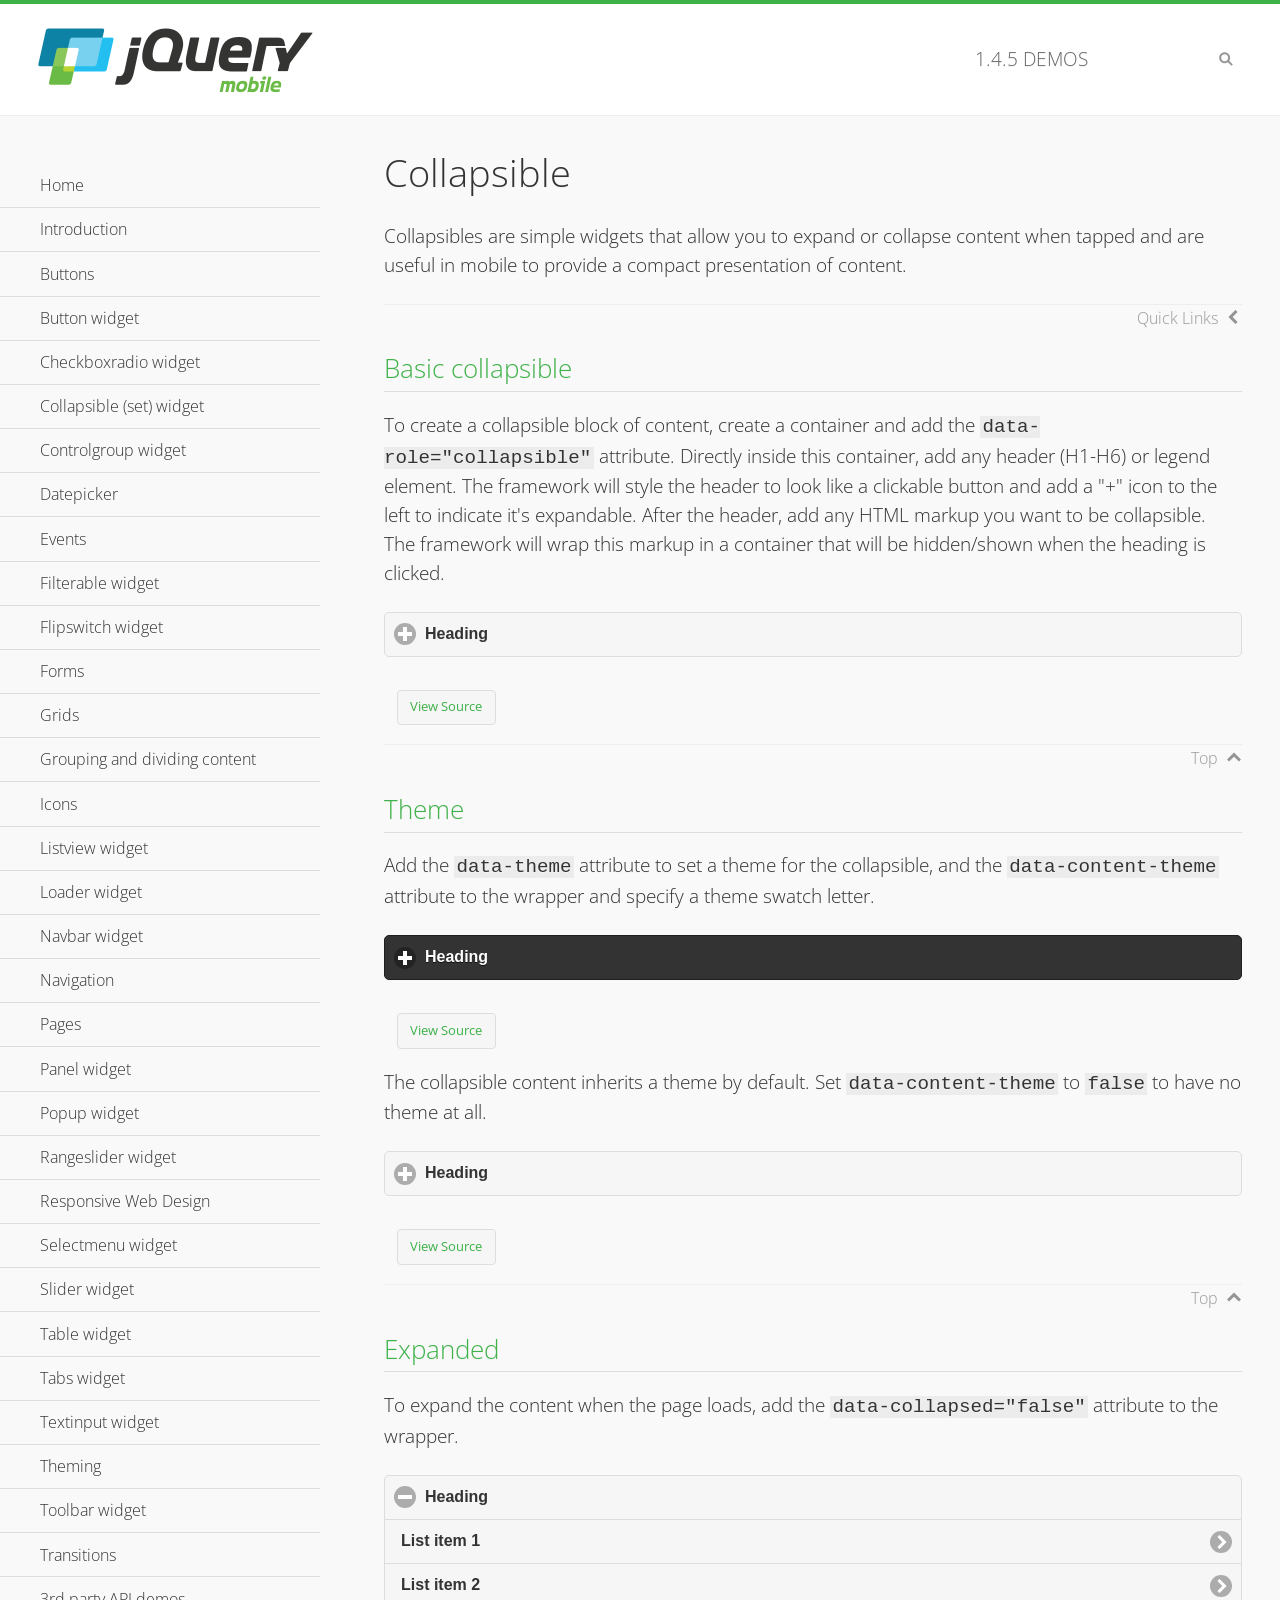
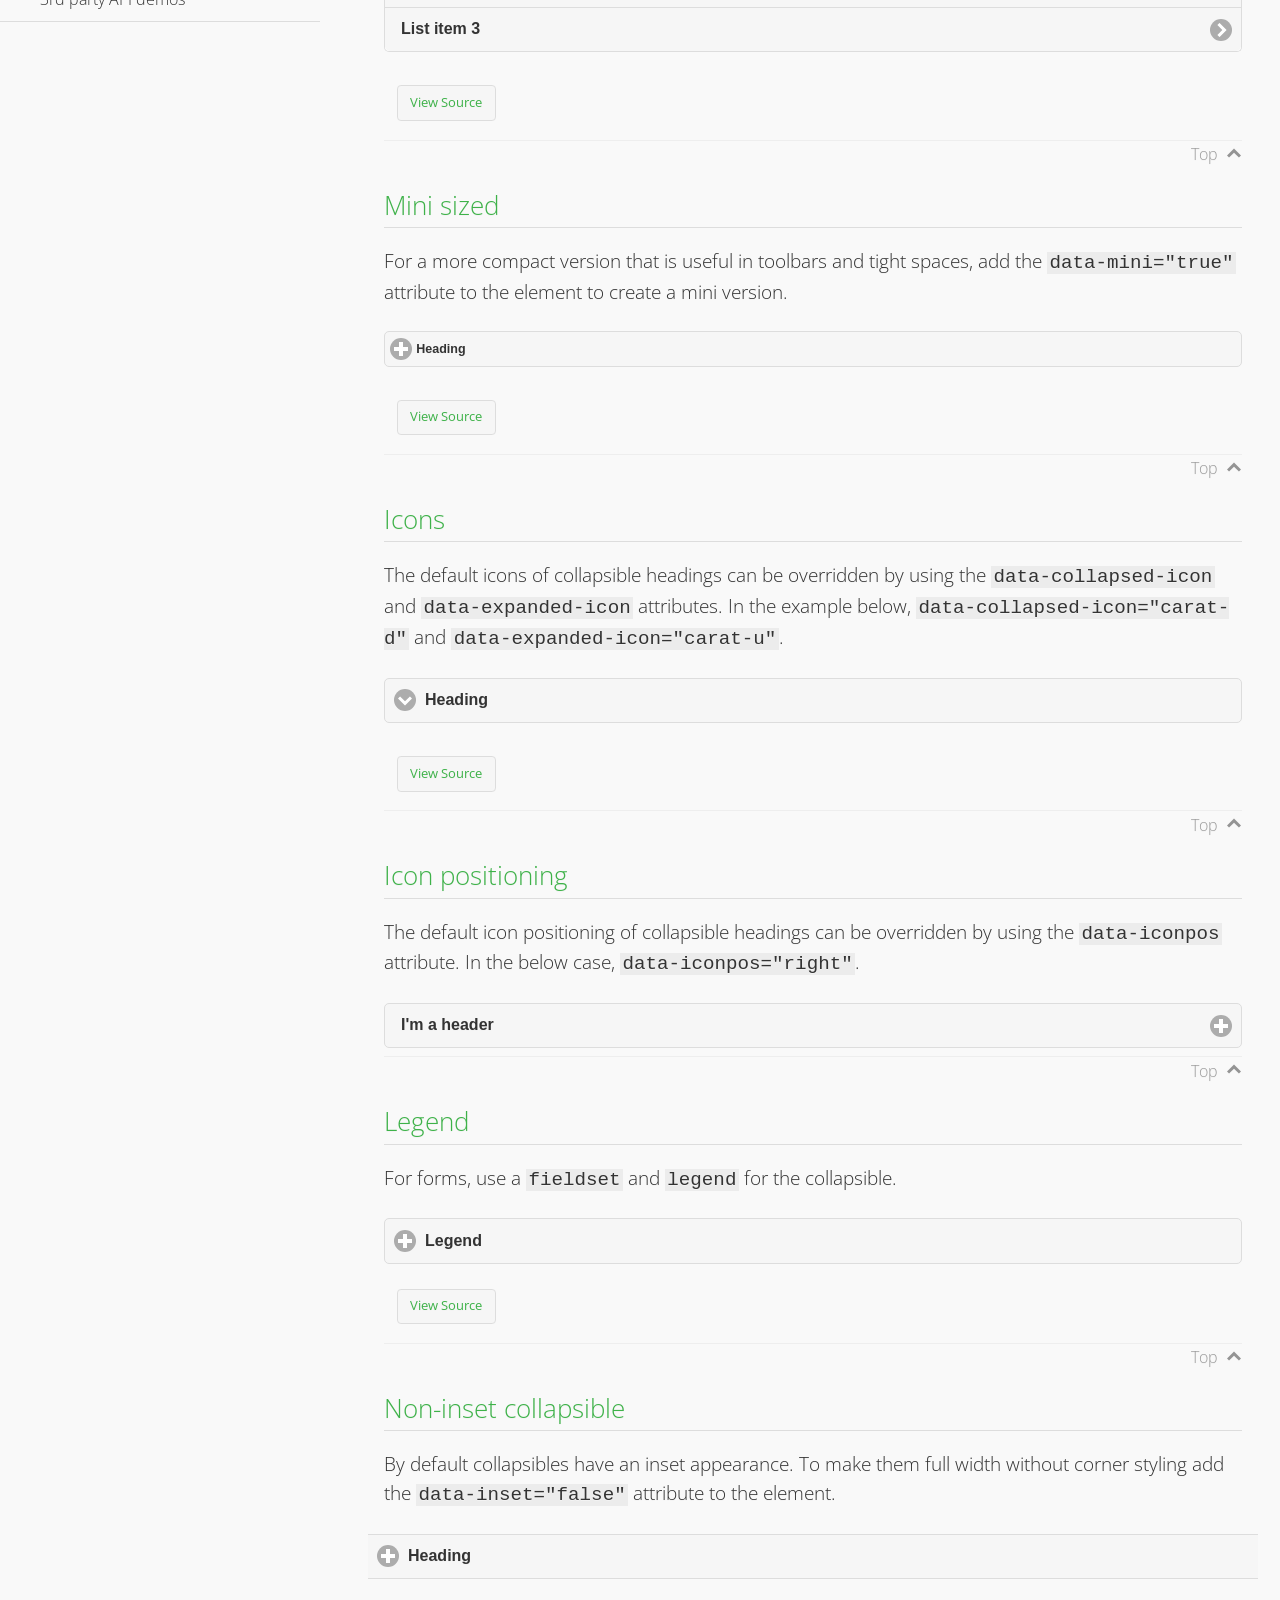
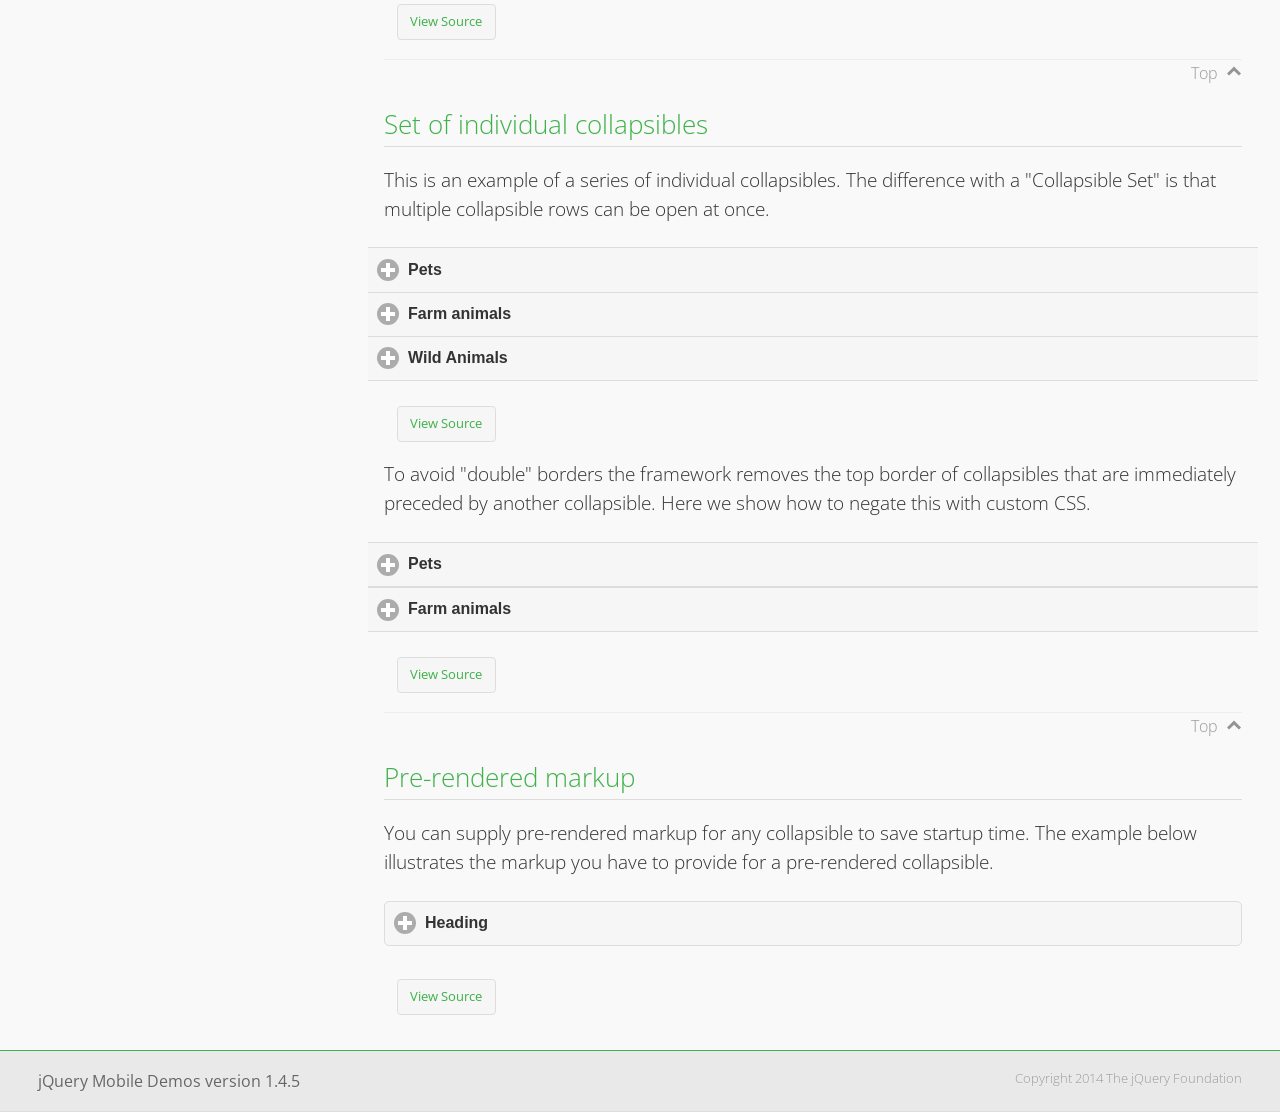
<file: www/css/demos/collapsible/index.html>
<!DOCTYPE html>
<html>
<head>
	<meta charset="utf-8">
	<meta name="viewport" content="width=device-width, initial-scale=1">
	<title>Collapsible - jQuery Mobile Demos</title>
    <link rel="stylesheet" href="../css/themes/default/jquery.mobile-1.4.5.min.css">
    <link rel="stylesheet" href="../_assets/css/jqm-demos.css">
    <link rel="shortcut icon" href="../favicon.ico">
    <link rel="stylesheet" href="http://fonts.googleapis.com/css?family=Open+Sans:300,400,700">
    <script src="../js/jquery.js"></script>
    <script src="../_assets/js/index.js"></script>
    <script src="../js/jquery.mobile-1.4.5.min.js"></script>
    <style id="negateDoubleBorder">
        #demo-borders .ui-collapsible-heading .ui-btn { border-top-width: 1px !important; }
    </style>
</head>
<body>
<div data-role="page" class="jqm-demos" data-quicklinks="true">

    <div data-role="header" class="jqm-header">
		<h2><a href="../" title="jQuery Mobile Demos home"><img src="../_assets/img/jquery-logo.png" alt="jQuery Mobile"></a></h2>
		<p><span class="jqm-version"></span> Demos</p>
        <a href="#" class="jqm-navmenu-link ui-btn ui-btn-icon-notext ui-corner-all ui-icon-bars ui-nodisc-icon ui-alt-icon ui-btn-left">Menu</a>
        <a href="#" class="jqm-search-link ui-btn ui-btn-icon-notext ui-corner-all ui-icon-search ui-nodisc-icon ui-alt-icon ui-btn-right">Search</a>
    </div><!-- /header -->

    <div role="main" class="ui-content jqm-content">

        <h1>Collapsible</h1>

        <p>Collapsibles are simple widgets that allow you to expand or collapse content when tapped and are useful in mobile to provide a compact presentation of content.</p>

        <h2>Basic collapsible</h2>

        <p>To create a collapsible block of content, create a container and add the <code> data-role="collapsible"</code> attribute. Directly inside this container, add any header (H1-H6) or legend element. The framework will style the header to look like a clickable button and add a "+" icon to the left to indicate it's expandable. After the header, add any HTML markup you want to be collapsible. The framework will wrap this markup in a container that will be hidden/shown when the heading is clicked.</p>

        <div data-demo-html="true">
            <div data-role="collapsible">
                <h4>Heading</h4>
                <p>I'm the collapsible content. By default I'm closed, but you can click the header to open me.</p>
            </div>
        </div><!--/demo-html -->

        <h2>Theme</h2>

        <p>Add the <code>data-theme</code> attribute to set a theme for the collapsible, and the <code>data-content-theme</code> attribute to the wrapper and specify a theme swatch letter.</p>

        <div data-demo-html="true">
            <div data-role="collapsible" data-theme="b" data-content-theme="b">
                <h4>Heading</h4>
                <p>I'm the collapsible content with a themed content block set to "b".</p>
            </div>
        </div><!--/demo-html -->

        <p>The collapsible content inherits a theme by default. Set <code>data-content-theme</code> to <code>false</code> to have no theme at all.</p>

        <div data-demo-html="true">
            <div data-role="collapsible" data-content-theme="false">
                <h4>Heading</h4>
                <p>I'm the collapsible content without a theme.</p>
            </div>
        </div><!--/demo-html -->

        <h2>Expanded</h2>

        <p>To expand the content when the page loads, add the <code>data-collapsed="false"</code> attribute to the wrapper.</p>

        <div data-demo-html="true">
            <div data-role="collapsible" data-collapsed="false">
                <h4>Heading</h4>
                <ul data-role="listview">
                    <li><a href="#">List item 1</a></li>
                    <li><a href="#">List item 2</a></li>
                    <li><a href="#">List item 3</a></li>
                </ul>
            </div>
        </div><!--/demo-html -->

        <h2>Mini sized</h2>

        <p>For a more compact version that is useful in toolbars and tight spaces, add the <code>data-mini="true"</code> attribute to the element to create a mini version. </p>

        <div data-demo-html="true">
            <div data-role="collapsible" data-mini="true">
                <h4>Heading</h4>
                <ul data-role="listview">
                    <li><a href="#">List item 1</a></li>
                    <li><a href="#">List item 2</a></li>
                    <li><a href="#">List item 3</a></li>
                </ul>
            </div>
        </div><!--/demo-html -->

            <h2>Icons</h2>

            <p>The default icons of collapsible headings can be overridden by using the <code>data-collapsed-icon</code> and <code>data-expanded-icon</code> attributes. In the example below, <code>data-collapsed-icon="carat-d"</code> and <code>data-expanded-icon="carat-u"</code>.</p>

            <div data-demo-html="true">
                <div data-role="collapsible" data-collapsed-icon="carat-d" data-expanded-icon="carat-u">
                    <h4>Heading</h4>
                    <ul data-role="listview" data-inset="false">
                        <li>Read-only list item 1</li>
                        <li>Read-only list item 2</li>
                        <li>Read-only list item 3</li>
                    </ul>
                </div>
            </div><!--/demo-html -->

            <h2>Icon positioning</h2>

            <p>The default icon positioning of collapsible headings can be overridden by using the <code>data-iconpos</code> attribute. In the below case, <code>data-iconpos="right"</code>.</p>

            <div data-role="collapsible" data-iconpos="right">
                <h3>I'm a header</h3>
                <p><code>data-iconpos="right"</code></p>
            </div>

        <h2>Legend</h2>

        <p>For forms, use a <code>fieldset</code> and <code>legend</code> for the collapsible.</p>
        <div data-demo-html="true">
            <form>
                <fieldset data-role="collapsible">
                    <legend>Legend</legend>

                    <label for="textinput-f">Text Input:</label>
                    <input type="text" name="textinput-f" id="textinput-f" placeholder="Text input" value="">

                    <div data-role="controlgroup">
                        <input type="checkbox" name="checkbox-1-a" id="checkbox-1-a">
                        <label for="checkbox-1-a">One</label>
                        <input type="checkbox" name="checkbox-2-a" id="checkbox-2-a">
                        <label for="checkbox-2-a">Two</label>
                        <input type="checkbox" name="checkbox-3-a" id="checkbox-3-a">
                        <label for="checkbox-3-a">Three</label>
                    </div>
                </fieldset>
            </form>
        </div><!--/demo-html -->

        <h2>Non-inset collapsible</h2>

        <p>By default collapsibles have an inset appearance. To make them full width without corner styling add the <code>data-inset="false"</code> attribute to the element.</p>

        <div data-demo-html="true">
            <div data-role="collapsible" data-inset="false">
                <h4>Heading</h4>
                <p>I'm the collapsible content. By default I'm closed, but you can click the header to open me.</p>
            </div>
        </div><!--/demo-html -->

        <h2>Set of individual collapsibles</h2>

        <p>This is an example of a series of individual collapsibles. The difference with a "Collapsible Set" is that multiple collapsible rows can be open at once.</p>

        <div data-demo-html="true">
            <div data-role="collapsible" data-inset="false">
                <h3>Pets</h3>
                <ul data-role="listview">
                    <li><a href="#">Canary</a></li>
                    <li><a href="#">Cat</a></li>
                    <li><a href="#">Dog</a></li>
                    <li><a href="#">Gerbil</a></li>
                    <li><a href="#">Iguana</a></li>
                    <li><a href="#">Mouse</a></li>
                </ul>
            </div><!-- /collapsible -->
            <div data-role="collapsible" data-inset="false">
                <h3>Farm animals</h3>
                <ul data-role="listview">
                    <li><a href="#">Chicken</a></li>
                    <li><a href="#">Cow</a></li>
                    <li><a href="#">Duck</a></li>
                    <li><a href="#">Horse</a></li>
                    <li><a href="#">Pig</a></li>
                    <li><a href="#">Sheep</a></li>
                </ul>
            </div><!-- /collapsible -->
            <div data-role="collapsible" data-inset="false">
                <h3>Wild Animals</h3>
                <ul data-role="listview">
                    <li><a href="#">Aardvark</a></li>
                    <li><a href="#">Alligator</a></li>
                    <li><a href="#">Ant</a></li>
                    <li><a href="#">Bear</a></li>
                    <li><a href="#">Beaver</a></li>
                    <li><a href="#">Cougar</a></li>
                    <li><a href="#">Dingo</a></li>
                </ul>
            </div><!-- /collapsible -->
        </div><!--/demo-html -->

        <p>To avoid "double" borders the framework removes the top border of collapsibles that are immediately preceded by another collapsible. Here we show how to negate this with custom CSS.</p>

        <div data-demo-html="true" data-demo-css="#negateDoubleBorder">
            <div id="demo-borders">
                <div data-role="collapsible" data-inset="false">
                    <h3>Pets</h3>
                    <ul data-role="listview">
                        <li><a href="#">Canary</a></li>
                        <li><a href="#">Cat</a></li>
                        <li><a href="#">Dog</a></li>
                        <li><a href="#">Gerbil</a></li>
                        <li><a href="#">Iguana</a></li>
                        <li><a href="#">Mouse</a></li>
                    </ul>
                </div><!-- /collapsible -->
                <div data-role="collapsible" data-inset="false">
                    <h3>Farm animals</h3>
                    <ul data-role="listview">
                        <li><a href="#">Chicken</a></li>
                        <li><a href="#">Cow</a></li>
                        <li><a href="#">Duck</a></li>
                        <li><a href="#">Horse</a></li>
                        <li><a href="#">Pig</a></li>
                        <li><a href="#">Sheep</a></li>
                    </ul>
                </div><!-- /collapsible -->
            </div>
        </div><!--/demo-html -->

			<h2>Pre-rendered markup</h2>
			<p>You can supply pre-rendered markup for any collapsible to save startup time. The example below illustrates the markup you have to provide for a pre-rendered collapsible.</p>
				<div data-demo-html="true">
					<div data-role="collapsible" data-enhanced="true" class="ui-collapsible ui-collapsible-inset ui-corner-all ui-collapsible-collapsed">
						<h4 class="ui-collapsible-heading ui-collapsible-heading-collapsed">
							<a href="#" class="ui-collapsible-heading-toggle ui-btn ui-btn-icon-left ui-icon-plus">
							Heading
							<div class="ui-collapsible-heading-status"> click to expand contents</div>
							</a>
						</h4>
						<div class="ui-collapsible-content ui-collapsible-content-collapsed" aria-hidden="true">
						<p>I'm the collapsible content. By default I'm closed, but you can click the header to open me.</p>
						</div>
					</div>
				</div>

	</div><!-- /content -->
	    <div data-role="panel" class="jqm-navmenu-panel" data-position="left" data-display="overlay" data-theme="a">
	    	<ul class="jqm-list ui-alt-icon ui-nodisc-icon">
<li data-filtertext="demos homepage" data-icon="home"><a href=".././">Home</a></li>
<li data-filtertext="introduction overview getting started"><a href="../intro/" data-ajax="false">Introduction</a></li>
<li data-filtertext="buttons button markup buttonmarkup method anchor link button element"><a href="../button-markup/" data-ajax="false">Buttons</a></li>
<li data-filtertext="form button widget input button submit reset"><a href="../button/" data-ajax="false">Button widget</a></li>
<li data-role="collapsible" data-enhanced="true" data-collapsed-icon="carat-d" data-expanded-icon="carat-u" data-iconpos="right" data-inset="false" class="ui-collapsible ui-collapsible-themed-content ui-collapsible-collapsed">
	<h3 class="ui-collapsible-heading ui-collapsible-heading-collapsed">
		<a href="#" class="ui-collapsible-heading-toggle ui-btn ui-btn-icon-right ui-btn-inherit ui-icon-carat-d">
		    Checkboxradio widget<span class="ui-collapsible-heading-status"> click to expand contents</span>
		</a>
	</h3>
	<div class="ui-collapsible-content ui-body-inherit ui-collapsible-content-collapsed" aria-hidden="true">
		<ul>
			<li data-filtertext="form checkboxradio widget checkbox input checkboxes controlgroups"><a href="../checkboxradio-checkbox/" data-ajax="false">Checkboxes</a></li>
			<li data-filtertext="form checkboxradio widget radio input radio buttons controlgroups"><a href="../checkboxradio-radio/" data-ajax="false">Radio buttons</a></li>
		</ul>
	</div>
</li>
<li data-role="collapsible" data-enhanced="true" data-collapsed-icon="carat-d" data-expanded-icon="carat-u" data-iconpos="right" data-inset="false" class="ui-collapsible ui-collapsible-themed-content ui-collapsible-collapsed">
	<h3 class="ui-collapsible-heading ui-collapsible-heading-collapsed">
		<a href="#" class="ui-collapsible-heading-toggle ui-btn ui-btn-icon-right ui-btn-inherit ui-icon-carat-d">
			Collapsible (set) widget<span class="ui-collapsible-heading-status"> click to expand contents</span>
		</a>
	</h3>
	<div class="ui-collapsible-content ui-body-inherit ui-collapsible-content-collapsed" aria-hidden="true">
		<ul>
			<li data-filtertext="collapsibles content formatting"><a href="../collapsible/" data-ajax="false">Collapsible</a></li>
			<li data-filtertext="dynamic collapsible set accordion append expand"><a href="../collapsible-dynamic/" data-ajax="false">Dynamic collapsibles</a></li>
			<li data-filtertext="accordions collapsible set widget content formatting grouped collapsibles"><a href="../collapsibleset/" data-ajax="false">Collapsible set</a></li>
		</ul>
	</div>
</li>
<li data-role="collapsible" data-enhanced="true" data-collapsed-icon="carat-d" data-expanded-icon="carat-u" data-iconpos="right" data-inset="false" class="ui-collapsible ui-collapsible-themed-content ui-collapsible-collapsed">
	<h3 class="ui-collapsible-heading ui-collapsible-heading-collapsed">
		<a href="#" class="ui-collapsible-heading-toggle ui-btn ui-btn-icon-right ui-btn-inherit ui-icon-carat-d">
			Controlgroup widget<span class="ui-collapsible-heading-status"> click to expand contents</span>
		</a>
	</h3>
	<div class="ui-collapsible-content ui-body-inherit ui-collapsible-content-collapsed" aria-hidden="true">
		<ul>
			<li data-filtertext="controlgroups selectmenu checkboxradio input grouped buttons horizontal vertical"><a href="../controlgroup/" data-ajax="false">Controlgroup</a></li>
			<li data-filtertext="dynamic controlgroup dynamically add buttons"><a href="../controlgroup-dynamic/" data-ajax="false">Dynamic controlgroups</a></li>
		</ul>
	</div>
</li>
<li data-filtertext="form datepicker widget date input"><a href="../datepicker/" data-ajax="false">Datepicker</a></li>
<li data-role="collapsible" data-enhanced="true" data-collapsed-icon="carat-d" data-expanded-icon="carat-u" data-iconpos="right" data-inset="false" class="ui-collapsible ui-collapsible-themed-content ui-collapsible-collapsed">
	<h3 class="ui-collapsible-heading ui-collapsible-heading-collapsed">
		<a href="#" class="ui-collapsible-heading-toggle ui-btn ui-btn-icon-right ui-btn-inherit ui-icon-carat-d">
			Events<span class="ui-collapsible-heading-status"> click to expand contents</span>
		</a>
	</h3>
	<div class="ui-collapsible-content ui-body-inherit ui-collapsible-content-collapsed" aria-hidden="true">
		<ul>
			<li data-filtertext="swipe to delete list items listviews swipe events"><a href="../swipe-list/" data-ajax="false">Swipe list items</a></li>
			<li data-filtertext="swipe to navigate swipe page navigation swipe events"><a href="../swipe-page/" data-ajax="false">Swipe page navigation</a></li>
		</ul>
	</div>
</li>
<li data-filtertext="filterable filter elements sorting searching listview table"><a href="../filterable/" data-ajax="false">Filterable widget</a></li>
<li data-filtertext="form flipswitch widget flip toggle switch binary select checkbox input"><a href="../flipswitch/" data-ajax="false">Flipswitch widget</a></li>
<li data-role="collapsible" data-enhanced="true" data-collapsed-icon="carat-d" data-expanded-icon="carat-u" data-iconpos="right" data-inset="false" class="ui-collapsible ui-collapsible-themed-content ui-collapsible-collapsed">
	<h3 class="ui-collapsible-heading ui-collapsible-heading-collapsed">
		<a href="#" class="ui-collapsible-heading-toggle ui-btn ui-btn-icon-right ui-btn-inherit ui-icon-carat-d">
			Forms<span class="ui-collapsible-heading-status"> click to expand contents</span>
		</a>
	</h3>
	<div class="ui-collapsible-content ui-body-inherit ui-collapsible-content-collapsed" aria-hidden="true">
		<ul>
			<li data-filtertext="forms text checkbox radio range button submit reset inputs selects textarea slider flipswitch label form elements"><a href="../forms/" data-ajax="false">Forms</a></li>
			<li data-filtertext="form hide labels hidden accessible ui-hidden-accessible forms"><a href="../forms-label-hidden-accessible/" data-ajax="false">Hide labels</a></li>
			<li data-filtertext="form field containers fieldcontain ui-field-contain forms"><a href="../forms-field-contain/" data-ajax="false">Field containers</a></li>
			<li data-filtertext="forms disabled form elements"><a href="../forms-disabled/" data-ajax="false">Forms disabled</a></li>
			<li data-filtertext="forms gallery examples overview forms text checkbox radio range button submit reset inputs selects textarea slider flipswitch label form elements"><a href="../forms-gallery/" data-ajax="false">Forms gallery</a></li>
		</ul>
	</div>
</li>
<li data-role="collapsible" data-enhanced="true" data-collapsed-icon="carat-d" data-expanded-icon="carat-u" data-iconpos="right" data-inset="false" class="ui-collapsible ui-collapsible-themed-content ui-collapsible-collapsed">
	<h3 class="ui-collapsible-heading ui-collapsible-heading-collapsed">
		<a href="#" class="ui-collapsible-heading-toggle ui-btn ui-btn-icon-right ui-btn-inherit ui-icon-carat-d">
			Grids<span class="ui-collapsible-heading-status"> click to expand contents</span>
		</a>
	</h3>
	<div class="ui-collapsible-content ui-body-inherit ui-collapsible-content-collapsed" aria-hidden="true">
		<ul>
			<li data-filtertext="grids columns blocks content formatting rwd responsive css framework"><a href="../grids/" data-ajax="false">Grids</a></li>
			<li data-filtertext="buttons in grids css framework"><a href="../grids-buttons/" data-ajax="false">Buttons in grids</a></li>
			<li data-filtertext="custom responsive grids rwd css framework"><a href="../grids-custom-responsive/" data-ajax="false">Custom responsive grids</a></li>
		</ul>
	</div>
</li>
<li data-filtertext="blocks content formatting sections heading"><a href="../body-bar-classes/" data-ajax="false">Grouping and dividing content</a></li>
<li data-role="collapsible" data-enhanced="true" data-collapsed-icon="carat-d" data-expanded-icon="carat-u" data-iconpos="right" data-inset="false" class="ui-collapsible ui-collapsible-themed-content ui-collapsible-collapsed">
	<h3 class="ui-collapsible-heading ui-collapsible-heading-collapsed">
		<a href="#" class="ui-collapsible-heading-toggle ui-btn ui-btn-icon-right ui-btn-inherit ui-icon-carat-d">
			Icons<span class="ui-collapsible-heading-status"> click to expand contents</span>
		</a>
	</h3>
	<div class="ui-collapsible-content ui-body-inherit ui-collapsible-content-collapsed" aria-hidden="true">
		<ul>
			<li data-filtertext="button icons svg disc alt custom icon position"><a href="../icons/" data-ajax="false">Icons</a></li>
			<li data-filtertext=""><a href="../icons-grunticon/" data-ajax="false">Grunticon loader</a></li>
		</ul>
	</div>
</li>
<li data-role="collapsible" data-enhanced="true" data-collapsed-icon="carat-d" data-expanded-icon="carat-u" data-iconpos="right" data-inset="false" class="ui-collapsible ui-collapsible-themed-content ui-collapsible-collapsed">
	<h3 class="ui-collapsible-heading ui-collapsible-heading-collapsed">
		<a href="#" class="ui-collapsible-heading-toggle ui-btn ui-btn-icon-right ui-btn-inherit ui-icon-carat-d">
			Listview widget<span class="ui-collapsible-heading-status"> click to expand contents</span>
		</a>
	</h3>
	<div class="ui-collapsible-content ui-body-inherit ui-collapsible-content-collapsed" aria-hidden="true">
		<ul>
			<li data-filtertext="listview widget thumbnails icons nested split button collapsible ul ol"><a href="../listview/" data-ajax="false">Listview</a></li>
			<li data-filtertext="autocomplete filterable reveal listview filtertextbeforefilter placeholder"><a href="../listview-autocomplete/" data-ajax="false">Listview autocomplete</a></li>
			<li data-filtertext="autocomplete filterable reveal listview remote data filtertextbeforefilter placeholder"><a href="../listview-autocomplete-remote/" data-ajax="false">Listview autocomplete remote data</a></li>
			<li data-filtertext="autodividers anchor jump scroll linkbars listview lists ul ol"><a href="../listview-autodividers-linkbar/" data-ajax="false">Listview autodividers linkbar</a></li>
			<li data-filtertext="listview autodividers selector autodividersselector lists ul ol"><a href="../listview-autodividers-selector/" data-ajax="false">Listview autodividers selector</a></li>
			<li data-filtertext="listview nested list items"><a href="../listview-nested-lists/" data-ajax="false">Nested Listviews</a></li>
			<li data-filtertext="listview collapsible list items flat"><a href="../listview-collapsible-item-flat/" data-ajax="false">Listview collapsible list items (flat)</a></li>
			<li data-filtertext="listview collapsible list indented"><a href="../listview-collapsible-item-indented/" data-ajax="false">Listview collapsible list items (indented)</a></li>
			<li data-filtertext="grid listview responsive grids responsive listviews lists ul"><a href="../listview-grid/" data-ajax="false">Listview responsive grid</a></li>
		</ul>
	</div>
</li>
<li data-filtertext="loader widget page loading navigation overlay spinner"><a href="../loader/" data-ajax="false">Loader widget</a></li>
<li data-filtertext="navbar widget navmenu toolbars header footer"><a href="../navbar/" data-ajax="false">Navbar widget</a></li>
<li data-role="collapsible" data-enhanced="true" data-collapsed-icon="carat-d" data-expanded-icon="carat-u" data-iconpos="right" data-inset="false" class="ui-collapsible ui-collapsible-themed-content ui-collapsible-collapsed">
	<h3 class="ui-collapsible-heading ui-collapsible-heading-collapsed">
		<a href="#" class="ui-collapsible-heading-toggle ui-btn ui-btn-icon-right ui-btn-inherit ui-icon-carat-d">
			Navigation<span class="ui-collapsible-heading-status"> click to expand contents</span>
		</a>
	</h3>
	<div class="ui-collapsible-content ui-body-inherit ui-collapsible-content-collapsed" aria-hidden="true">
		<ul>
			<li data-filtertext="ajax navigation navigate widget history event method"><a href="../navigation/" data-ajax="false">Navigation</a></li>
			<li data-filtertext="linking pages page links navigation ajax prefetch cache"><a href="../navigation-linking-pages/" data-ajax="false">Linking pages</a></li>
			<!-- <li data-filtertext="php redirect server redirection server-side navigation"><a href="../navigation-php-redirect/" data-ajax="false">PHP redirect demo</a></li>-->
			<li data-filtertext="navigation redirection hash query"><a href="../navigation-hash-processing/" data-ajax="false">Hash processing demo</a></li>
			<li data-filtertext="navigation redirection hash query"><a href="../page-events/" data-ajax="false">Page Navigation Events</a></li>
		</ul>
	</div>
</li>
<li data-role="collapsible" data-enhanced="true" data-collapsed-icon="carat-d" data-expanded-icon="carat-u" data-iconpos="right" data-inset="false" class="ui-collapsible ui-collapsible-themed-content ui-collapsible-collapsed">
	<h3 class="ui-collapsible-heading ui-collapsible-heading-collapsed">
		<a href="#" class="ui-collapsible-heading-toggle ui-btn ui-btn-icon-right ui-btn-inherit ui-icon-carat-d">
			Pages<span class="ui-collapsible-heading-status"> click to expand contents</span>
		</a>
	</h3>
	<div class="ui-collapsible-content ui-body-inherit ui-collapsible-content-collapsed" aria-hidden="true">
		<ul>
			<li data-filtertext="pages page widget ajax navigation"><a href="../pages/" data-ajax="false">Pages</a></li>
			<li data-filtertext="single page"><a href="../pages-single-page/" data-ajax="false">Single page</a></li>
			<li data-filtertext="multipage multi-page page"><a href="../pages-multi-page/" data-ajax="false">Multi-page template</a></li>
			<li data-filtertext="dialog page widget modal popup"><a href="../pages-dialog/" data-ajax="false">Dialog page</a></li>
		</ul>
	</div>
</li>
<li data-role="collapsible" data-enhanced="true" data-collapsed-icon="carat-d" data-expanded-icon="carat-u" data-iconpos="right" data-inset="false" class="ui-collapsible ui-collapsible-themed-content ui-collapsible-collapsed">
	<h3 class="ui-collapsible-heading ui-collapsible-heading-collapsed">
		<a href="#" class="ui-collapsible-heading-toggle ui-btn ui-btn-icon-right ui-btn-inherit ui-icon-carat-d">
			Panel widget<span class="ui-collapsible-heading-status"> click to expand contents</span>
		</a>
	</h3>
	<div class="ui-collapsible-content ui-body-inherit ui-collapsible-content-collapsed" aria-hidden="true">
		<ul>
			<li data-filtertext="panel widget sliding panels reveal push overlay responsive"><a href="../panel/" data-ajax="false">Panel</a></li>
			<li data-filtertext=""><a href="../panel-external/" data-ajax="false">External panels</a></li>
			<li data-filtertext="panel "><a href="../panel-fixed/" data-ajax="false">Fixed panels</a></li>
			<li data-filtertext="panel slide panels sliding panels shadow rwd responsive breakpoint"><a href="../panel-responsive/" data-ajax="false">Panels responsive</a></li>
			<li data-filtertext="panel custom style custom panel width reveal shadow listview panel styling page background wrapper"><a href="../panel-styling/" data-ajax="false">Custom panel style</a></li>
			<li data-filtertext="panel open on swipe"><a href="../panel-swipe-open/" data-ajax="false">Panel open on swipe</a></li>
			<li data-filtertext="panels outside page internal external toolbars"><a href="../panel-external-internal/" data-ajax="false">Panel external and internal</a></li>
		</ul>
	</div>
</li>
<li data-role="collapsible" data-enhanced="true" data-collapsed-icon="carat-d" data-expanded-icon="carat-u" data-iconpos="right" data-inset="false" class="ui-collapsible ui-collapsible-themed-content ui-collapsible-collapsed">
	<h3 class="ui-collapsible-heading ui-collapsible-heading-collapsed">
		<a href="#" class="ui-collapsible-heading-toggle ui-btn ui-btn-icon-right ui-btn-inherit ui-icon-carat-d">
			Popup widget<span class="ui-collapsible-heading-status"> click to expand contents</span>
		</a>
	</h3>
	<div class="ui-collapsible-content ui-body-inherit ui-collapsible-content-collapsed" aria-hidden="true">
		<ul>
			<li data-filtertext="popup widget popups dialog modal transition tooltip lightbox form overlay screen flip pop fade transition"><a href="../popup/" data-ajax="false">Popup</a></li>
			<li data-filtertext="popup alignment position"><a href="../popup-alignment/" data-ajax="false">Popup alignment</a></li>
			<li data-filtertext="popup arrow size popups popover"><a href="../popup-arrow-size/" data-ajax="false">Popup arrow size</a></li>
			<li data-filtertext="dynamic popups popup images lightbox"><a href="../popup-dynamic/" data-ajax="false">Dynamic popups</a></li>
			<li data-filtertext="popups with iframes scaling"><a href="../popup-iframe/" data-ajax="false">Popups with iframes</a></li>
			<li data-filtertext="popup image scaling"><a href="../popup-image-scaling/" data-ajax="false">Popup image scaling</a></li>
			<li data-filtertext="external popup outside multi-page"><a href="../popup-outside-multipage/" data-ajax="false">Popup outside multi-page</a></li>
		</ul>
	</div>
</li>
<li data-filtertext="form rangeslider widget dual sliders dual handle sliders range input"><a href="../rangeslider/" data-ajax="false">Rangeslider widget</a></li>
<li data-filtertext="responsive web design rwd adaptive progressive enhancement PE accessible mobile breakpoints media query media queries"><a href="../rwd/" data-ajax="false">Responsive Web Design</a></li>
<li data-role="collapsible" data-enhanced="true" data-collapsed-icon="carat-d" data-expanded-icon="carat-u" data-iconpos="right" data-inset="false" class="ui-collapsible ui-collapsible-themed-content ui-collapsible-collapsed">
	<h3 class="ui-collapsible-heading ui-collapsible-heading-collapsed">
		<a href="#" class="ui-collapsible-heading-toggle ui-btn ui-btn-icon-right ui-btn-inherit ui-icon-carat-d">
			Selectmenu widget<span class="ui-collapsible-heading-status"> click to expand contents</span>
		</a>
	</h3>
	<div class="ui-collapsible-content ui-body-inherit ui-collapsible-content-collapsed" aria-hidden="true">
		<ul>
			<li data-filtertext="form selectmenu widget select input custom select menu selects"><a href="../selectmenu/" data-ajax="false">Selectmenu</a></li>
			<li data-filtertext="form custom select menu selectmenu widget custom menu option optgroup multiple selects"><a href="../selectmenu-custom/" data-ajax="false">Custom select menu</a></li>
			<li data-filtertext="filterable select filter popup dialog"><a href="../selectmenu-custom-filter/" data-ajax="false">Custom select menu with filter</a></li>
		</ul>
	</div>
</li>
<li data-role="collapsible" data-enhanced="true" data-collapsed-icon="carat-d" data-expanded-icon="carat-u" data-iconpos="right" data-inset="false" class="ui-collapsible ui-collapsible-themed-content ui-collapsible-collapsed">
	<h3 class="ui-collapsible-heading ui-collapsible-heading-collapsed">
		<a href="#" class="ui-collapsible-heading-toggle ui-btn ui-btn-icon-right ui-btn-inherit ui-icon-carat-d">
			Slider widget<span class="ui-collapsible-heading-status"> click to expand contents</span>
		</a>
	</h3>
	<div class="ui-collapsible-content ui-body-inherit ui-collapsible-content-collapsed" aria-hidden="true">
		<ul>
			<li data-filtertext="form slider widget range input single sliders"><a href="../slider/" data-ajax="false">Slider</a></li>
			<li data-filtertext="form slider widget flipswitch slider binary select flip toggle switch"><a href="../slider-flipswitch/" data-ajax="false">Slider flip toggle switch</a></li>
			<li data-filtertext="form slider tooltip handle value input range sliders"><a href="../slider-tooltip/" data-ajax="false">Slider tooltip</a></li>
		</ul>
	</div>
</li>
<li data-role="collapsible" data-enhanced="true" data-collapsed-icon="carat-d" data-expanded-icon="carat-u" data-iconpos="right" data-inset="false" class="ui-collapsible ui-collapsible-themed-content ui-collapsible-collapsed">
	<h3 class="ui-collapsible-heading ui-collapsible-heading-collapsed">
		<a href="#" class="ui-collapsible-heading-toggle ui-btn ui-btn-icon-right ui-btn-inherit ui-icon-carat-d">
			Table widget<span class="ui-collapsible-heading-status"> click to expand contents</span>
		</a>
	</h3>
	<div class="ui-collapsible-content ui-body-inherit ui-collapsible-content-collapsed" aria-hidden="true">
		<ul>
			<li data-filtertext="table widget reflow column toggle th td responsive tables rwd hide show tabular"><a href="../table-column-toggle/" data-ajax="false">Table Column Toggle</a></li>
			<li data-filtertext="table column toggle phone comparison demo"><a href="../table-column-toggle-example/" data-ajax="false">Table Column Toggle demo</a></li>
			<li data-filtertext="responsive tables table column toggle heading groups rwd breakpoint"><a href="../table-column-toggle-heading-groups/" data-ajax="false">Table Column Toggle heading groups</a></li>
			<li data-filtertext="responsive tables table column toggle hide rwd breakpoint customization options"><a href="../table-column-toggle-options/" data-ajax="false">Table Column Toggle options</a></li>
			<li data-filtertext="table reflow th td responsive rwd columns tabular"><a href="../table-reflow/" data-ajax="false">Table Reflow</a></li>
			<li data-filtertext="responsive tables table reflow heading groups rwd breakpoint"><a href="../table-reflow-heading-groups/" data-ajax="false">Table Reflow heading groups</a></li>
			<li data-filtertext="responsive tables table reflow stripes strokes table style"><a href="../table-reflow-stripes-strokes/" data-ajax="false">Table Reflow stripes and strokes</a></li>
			<li data-filtertext="responsive tables table reflow stack custom styles"><a href="../table-reflow-styling/" data-ajax="false">Table Reflow custom styles</a></li>
		</ul>
	</div>
</li>
<li data-filtertext="ui tabs widget"><a href="../tabs/" data-ajax="false">Tabs widget</a></li>
<li data-filtertext="form textinput widget text input textarea number date time tel email file color password"><a href="../textinput/" data-ajax="false">Textinput widget</a></li>
<li data-role="collapsible" data-enhanced="true" data-collapsed-icon="carat-d" data-expanded-icon="carat-u" data-iconpos="right" data-inset="false" class="ui-collapsible ui-collapsible-themed-content ui-collapsible-collapsed">
	<h3 class="ui-collapsible-heading ui-collapsible-heading-collapsed">
		<a href="#" class="ui-collapsible-heading-toggle ui-btn ui-btn-icon-right ui-btn-inherit ui-icon-carat-d">
			Theming<span class="ui-collapsible-heading-status"> click to expand contents</span>
		</a>
	</h3>
	<div class="ui-collapsible-content ui-body-inherit ui-collapsible-content-collapsed" aria-hidden="true">
		<ul>
			<li data-filtertext="default theme swatches theming style css"><a href="../theme-default/" data-ajax="false">Default theme</a></li>
			<li data-filtertext="classic theme old theme swatches theming style css"><a href="../theme-classic/" data-ajax="false">Classic theme</a></li>
		</ul>
	</div>
</li>
<li data-role="collapsible" data-enhanced="true" data-collapsed-icon="carat-d" data-expanded-icon="carat-u" data-iconpos="right" data-inset="false" class="ui-collapsible ui-collapsible-themed-content ui-collapsible-collapsed">
	<h3 class="ui-collapsible-heading ui-collapsible-heading-collapsed">
		<a href="#" class="ui-collapsible-heading-toggle ui-btn ui-btn-icon-right ui-btn-inherit ui-icon-carat-d">
			Toolbar widget<span class="ui-collapsible-heading-status"> click to expand contents</span>
		</a>
	</h3>
	<div class="ui-collapsible-content ui-body-inherit ui-collapsible-content-collapsed" aria-hidden="true">
		<ul>
			<li data-filtertext="toolbar widget header footer toolbars fixed fullscreen external sections"><a href="../toolbar/" data-ajax="false">Toolbar</a></li>
			<li data-filtertext="dynamic toolbars dynamically add toolbar header footer"><a href="../toolbar-dynamic/" data-ajax="false">Dynamic toolbars</a></li>
			<li data-filtertext="external toolbars header footer"><a href="../toolbar-external/" data-ajax="false">External toolbars</a></li>
			<li data-filtertext="fixed toolbars header footer"><a href="../toolbar-fixed/" data-ajax="false">Fixed toolbars</a></li>
			<li data-filtertext="fixed fullscreen toolbars header footer"><a href="../toolbar-fixed-fullscreen/" data-ajax="false">Fullscreen toolbars</a></li>
			<li data-filtertext="external fixed toolbars header footer"><a href="../toolbar-fixed-external/" data-ajax="false">Fixed external toolbars</a></li>
			<li data-filtertext="external persistent toolbars header footer navbar navmenu"><a href="../toolbar-fixed-persistent/" data-ajax="false">Persistent toolbars</a></li>
			<li data-filtertext="external ajax optimized toolbars persistent toolbars header footer navbar"><a href="../toolbar-fixed-persistent-optimized/" data-ajax="false">Ajax optimized toolbars</a></li>
			<li data-filtertext="form in toolbars header footer"><a href="../toolbar-fixed-forms/" data-ajax="false">Form in toolbar</a></li>
		</ul>
	</div>
</li>
<li data-filtertext="page transitions animated pages popup navigation flip slide fade pop"><a href="../transitions/" data-ajax="false">Transitions</a></li>
<li data-role="collapsible" data-enhanced="true" data-collapsed-icon="carat-d" data-expanded-icon="carat-u" data-iconpos="right" data-inset="false" class="ui-collapsible ui-collapsible-themed-content ui-collapsible-collapsed">
	<h3 class="ui-collapsible-heading ui-collapsible-heading-collapsed">
		<a href="#" class="ui-collapsible-heading-toggle ui-btn ui-btn-icon-right ui-btn-inherit ui-icon-carat-d">
			3rd party API demos<span class="ui-collapsible-heading-status"> click to expand contents</span>
		</a>
	</h3>
	<div class="ui-collapsible-content ui-body-inherit ui-collapsible-content-collapsed" aria-hidden="true">
		<ul>
			<li data-filtertext="backbone requirejs navigation router"><a href="../backbone-requirejs/" data-ajax="false">Backbone RequireJS</a></li>
			<li data-filtertext="google maps geolocation demo"><a href="../map-geolocation/" data-ajax="false">Google Maps geolocation</a></li>
			<li data-filtertext="google maps hybrid"><a href="../map-list-toggle/" data-ajax="false">Google Maps list toggle</a></li>
		</ul>
	</div>
</li>



		     </ul>
		</div><!-- /panel -->


	<div data-role="footer" data-position="fixed" data-tap-toggle="false" class="jqm-footer">
		<p>jQuery Mobile Demos version <span class="jqm-version"></span></p>
		<p>Copyright 2014 The jQuery Foundation</p>
	</div><!-- /footer -->
	<!-- TODO: This should become an external panel so we can add input to markup (unique ID) -->
    <div data-role="panel" class="jqm-search-panel" data-position="right" data-display="overlay" data-theme="a">
		<div class="jqm-search">
			<ul class="jqm-list" data-filter-placeholder="Search demos..." data-filter-reveal="true">
<li data-filtertext="demos homepage" data-icon="home"><a href=".././">Home</a></li>
<li data-filtertext="introduction overview getting started"><a href="../intro/" data-ajax="false">Introduction</a></li>
<li data-filtertext="buttons button markup buttonmarkup method anchor link button element"><a href="../button-markup/" data-ajax="false">Buttons</a></li>
<li data-filtertext="form button widget input button submit reset"><a href="../button/" data-ajax="false">Button widget</a></li>
<li data-role="collapsible" data-enhanced="true" data-collapsed-icon="carat-d" data-expanded-icon="carat-u" data-iconpos="right" data-inset="false" class="ui-collapsible ui-collapsible-themed-content ui-collapsible-collapsed">
	<h3 class="ui-collapsible-heading ui-collapsible-heading-collapsed">
		<a href="#" class="ui-collapsible-heading-toggle ui-btn ui-btn-icon-right ui-btn-inherit ui-icon-carat-d">
		    Checkboxradio widget<span class="ui-collapsible-heading-status"> click to expand contents</span>
		</a>
	</h3>
	<div class="ui-collapsible-content ui-body-inherit ui-collapsible-content-collapsed" aria-hidden="true">
		<ul>
			<li data-filtertext="form checkboxradio widget checkbox input checkboxes controlgroups"><a href="../checkboxradio-checkbox/" data-ajax="false">Checkboxes</a></li>
			<li data-filtertext="form checkboxradio widget radio input radio buttons controlgroups"><a href="../checkboxradio-radio/" data-ajax="false">Radio buttons</a></li>
		</ul>
	</div>
</li>
<li data-role="collapsible" data-enhanced="true" data-collapsed-icon="carat-d" data-expanded-icon="carat-u" data-iconpos="right" data-inset="false" class="ui-collapsible ui-collapsible-themed-content ui-collapsible-collapsed">
	<h3 class="ui-collapsible-heading ui-collapsible-heading-collapsed">
		<a href="#" class="ui-collapsible-heading-toggle ui-btn ui-btn-icon-right ui-btn-inherit ui-icon-carat-d">
			Collapsible (set) widget<span class="ui-collapsible-heading-status"> click to expand contents</span>
		</a>
	</h3>
	<div class="ui-collapsible-content ui-body-inherit ui-collapsible-content-collapsed" aria-hidden="true">
		<ul>
			<li data-filtertext="collapsibles content formatting"><a href="../collapsible/" data-ajax="false">Collapsible</a></li>
			<li data-filtertext="dynamic collapsible set accordion append expand"><a href="../collapsible-dynamic/" data-ajax="false">Dynamic collapsibles</a></li>
			<li data-filtertext="accordions collapsible set widget content formatting grouped collapsibles"><a href="../collapsibleset/" data-ajax="false">Collapsible set</a></li>
		</ul>
	</div>
</li>
<li data-role="collapsible" data-enhanced="true" data-collapsed-icon="carat-d" data-expanded-icon="carat-u" data-iconpos="right" data-inset="false" class="ui-collapsible ui-collapsible-themed-content ui-collapsible-collapsed">
	<h3 class="ui-collapsible-heading ui-collapsible-heading-collapsed">
		<a href="#" class="ui-collapsible-heading-toggle ui-btn ui-btn-icon-right ui-btn-inherit ui-icon-carat-d">
			Controlgroup widget<span class="ui-collapsible-heading-status"> click to expand contents</span>
		</a>
	</h3>
	<div class="ui-collapsible-content ui-body-inherit ui-collapsible-content-collapsed" aria-hidden="true">
		<ul>
			<li data-filtertext="controlgroups selectmenu checkboxradio input grouped buttons horizontal vertical"><a href="../controlgroup/" data-ajax="false">Controlgroup</a></li>
			<li data-filtertext="dynamic controlgroup dynamically add buttons"><a href="../controlgroup-dynamic/" data-ajax="false">Dynamic controlgroups</a></li>
		</ul>
	</div>
</li>
<li data-filtertext="form datepicker widget date input"><a href="../datepicker/" data-ajax="false">Datepicker</a></li>
<li data-role="collapsible" data-enhanced="true" data-collapsed-icon="carat-d" data-expanded-icon="carat-u" data-iconpos="right" data-inset="false" class="ui-collapsible ui-collapsible-themed-content ui-collapsible-collapsed">
	<h3 class="ui-collapsible-heading ui-collapsible-heading-collapsed">
		<a href="#" class="ui-collapsible-heading-toggle ui-btn ui-btn-icon-right ui-btn-inherit ui-icon-carat-d">
			Events<span class="ui-collapsible-heading-status"> click to expand contents</span>
		</a>
	</h3>
	<div class="ui-collapsible-content ui-body-inherit ui-collapsible-content-collapsed" aria-hidden="true">
		<ul>
			<li data-filtertext="swipe to delete list items listviews swipe events"><a href="../swipe-list/" data-ajax="false">Swipe list items</a></li>
			<li data-filtertext="swipe to navigate swipe page navigation swipe events"><a href="../swipe-page/" data-ajax="false">Swipe page navigation</a></li>
		</ul>
	</div>
</li>
<li data-filtertext="filterable filter elements sorting searching listview table"><a href="../filterable/" data-ajax="false">Filterable widget</a></li>
<li data-filtertext="form flipswitch widget flip toggle switch binary select checkbox input"><a href="../flipswitch/" data-ajax="false">Flipswitch widget</a></li>
<li data-role="collapsible" data-enhanced="true" data-collapsed-icon="carat-d" data-expanded-icon="carat-u" data-iconpos="right" data-inset="false" class="ui-collapsible ui-collapsible-themed-content ui-collapsible-collapsed">
	<h3 class="ui-collapsible-heading ui-collapsible-heading-collapsed">
		<a href="#" class="ui-collapsible-heading-toggle ui-btn ui-btn-icon-right ui-btn-inherit ui-icon-carat-d">
			Forms<span class="ui-collapsible-heading-status"> click to expand contents</span>
		</a>
	</h3>
	<div class="ui-collapsible-content ui-body-inherit ui-collapsible-content-collapsed" aria-hidden="true">
		<ul>
			<li data-filtertext="forms text checkbox radio range button submit reset inputs selects textarea slider flipswitch label form elements"><a href="../forms/" data-ajax="false">Forms</a></li>
			<li data-filtertext="form hide labels hidden accessible ui-hidden-accessible forms"><a href="../forms-label-hidden-accessible/" data-ajax="false">Hide labels</a></li>
			<li data-filtertext="form field containers fieldcontain ui-field-contain forms"><a href="../forms-field-contain/" data-ajax="false">Field containers</a></li>
			<li data-filtertext="forms disabled form elements"><a href="../forms-disabled/" data-ajax="false">Forms disabled</a></li>
			<li data-filtertext="forms gallery examples overview forms text checkbox radio range button submit reset inputs selects textarea slider flipswitch label form elements"><a href="../forms-gallery/" data-ajax="false">Forms gallery</a></li>
		</ul>
	</div>
</li>
<li data-role="collapsible" data-enhanced="true" data-collapsed-icon="carat-d" data-expanded-icon="carat-u" data-iconpos="right" data-inset="false" class="ui-collapsible ui-collapsible-themed-content ui-collapsible-collapsed">
	<h3 class="ui-collapsible-heading ui-collapsible-heading-collapsed">
		<a href="#" class="ui-collapsible-heading-toggle ui-btn ui-btn-icon-right ui-btn-inherit ui-icon-carat-d">
			Grids<span class="ui-collapsible-heading-status"> click to expand contents</span>
		</a>
	</h3>
	<div class="ui-collapsible-content ui-body-inherit ui-collapsible-content-collapsed" aria-hidden="true">
		<ul>
			<li data-filtertext="grids columns blocks content formatting rwd responsive css framework"><a href="../grids/" data-ajax="false">Grids</a></li>
			<li data-filtertext="buttons in grids css framework"><a href="../grids-buttons/" data-ajax="false">Buttons in grids</a></li>
			<li data-filtertext="custom responsive grids rwd css framework"><a href="../grids-custom-responsive/" data-ajax="false">Custom responsive grids</a></li>
		</ul>
	</div>
</li>
<li data-filtertext="blocks content formatting sections heading"><a href="../body-bar-classes/" data-ajax="false">Grouping and dividing content</a></li>
<li data-role="collapsible" data-enhanced="true" data-collapsed-icon="carat-d" data-expanded-icon="carat-u" data-iconpos="right" data-inset="false" class="ui-collapsible ui-collapsible-themed-content ui-collapsible-collapsed">
	<h3 class="ui-collapsible-heading ui-collapsible-heading-collapsed">
		<a href="#" class="ui-collapsible-heading-toggle ui-btn ui-btn-icon-right ui-btn-inherit ui-icon-carat-d">
			Icons<span class="ui-collapsible-heading-status"> click to expand contents</span>
		</a>
	</h3>
	<div class="ui-collapsible-content ui-body-inherit ui-collapsible-content-collapsed" aria-hidden="true">
		<ul>
			<li data-filtertext="button icons svg disc alt custom icon position"><a href="../icons/" data-ajax="false">Icons</a></li>
			<li data-filtertext=""><a href="../icons-grunticon/" data-ajax="false">Grunticon loader</a></li>
		</ul>
	</div>
</li>
<li data-role="collapsible" data-enhanced="true" data-collapsed-icon="carat-d" data-expanded-icon="carat-u" data-iconpos="right" data-inset="false" class="ui-collapsible ui-collapsible-themed-content ui-collapsible-collapsed">
	<h3 class="ui-collapsible-heading ui-collapsible-heading-collapsed">
		<a href="#" class="ui-collapsible-heading-toggle ui-btn ui-btn-icon-right ui-btn-inherit ui-icon-carat-d">
			Listview widget<span class="ui-collapsible-heading-status"> click to expand contents</span>
		</a>
	</h3>
	<div class="ui-collapsible-content ui-body-inherit ui-collapsible-content-collapsed" aria-hidden="true">
		<ul>
			<li data-filtertext="listview widget thumbnails icons nested split button collapsible ul ol"><a href="../listview/" data-ajax="false">Listview</a></li>
			<li data-filtertext="autocomplete filterable reveal listview filtertextbeforefilter placeholder"><a href="../listview-autocomplete/" data-ajax="false">Listview autocomplete</a></li>
			<li data-filtertext="autocomplete filterable reveal listview remote data filtertextbeforefilter placeholder"><a href="../listview-autocomplete-remote/" data-ajax="false">Listview autocomplete remote data</a></li>
			<li data-filtertext="autodividers anchor jump scroll linkbars listview lists ul ol"><a href="../listview-autodividers-linkbar/" data-ajax="false">Listview autodividers linkbar</a></li>
			<li data-filtertext="listview autodividers selector autodividersselector lists ul ol"><a href="../listview-autodividers-selector/" data-ajax="false">Listview autodividers selector</a></li>
			<li data-filtertext="listview nested list items"><a href="../listview-nested-lists/" data-ajax="false">Nested Listviews</a></li>
			<li data-filtertext="listview collapsible list items flat"><a href="../listview-collapsible-item-flat/" data-ajax="false">Listview collapsible list items (flat)</a></li>
			<li data-filtertext="listview collapsible list indented"><a href="../listview-collapsible-item-indented/" data-ajax="false">Listview collapsible list items (indented)</a></li>
			<li data-filtertext="grid listview responsive grids responsive listviews lists ul"><a href="../listview-grid/" data-ajax="false">Listview responsive grid</a></li>
		</ul>
	</div>
</li>
<li data-filtertext="loader widget page loading navigation overlay spinner"><a href="../loader/" data-ajax="false">Loader widget</a></li>
<li data-filtertext="navbar widget navmenu toolbars header footer"><a href="../navbar/" data-ajax="false">Navbar widget</a></li>
<li data-role="collapsible" data-enhanced="true" data-collapsed-icon="carat-d" data-expanded-icon="carat-u" data-iconpos="right" data-inset="false" class="ui-collapsible ui-collapsible-themed-content ui-collapsible-collapsed">
	<h3 class="ui-collapsible-heading ui-collapsible-heading-collapsed">
		<a href="#" class="ui-collapsible-heading-toggle ui-btn ui-btn-icon-right ui-btn-inherit ui-icon-carat-d">
			Navigation<span class="ui-collapsible-heading-status"> click to expand contents</span>
		</a>
	</h3>
	<div class="ui-collapsible-content ui-body-inherit ui-collapsible-content-collapsed" aria-hidden="true">
		<ul>
			<li data-filtertext="ajax navigation navigate widget history event method"><a href="../navigation/" data-ajax="false">Navigation</a></li>
			<li data-filtertext="linking pages page links navigation ajax prefetch cache"><a href="../navigation-linking-pages/" data-ajax="false">Linking pages</a></li>
			<!-- <li data-filtertext="php redirect server redirection server-side navigation"><a href="../navigation-php-redirect/" data-ajax="false">PHP redirect demo</a></li>-->
			<li data-filtertext="navigation redirection hash query"><a href="../navigation-hash-processing/" data-ajax="false">Hash processing demo</a></li>
			<li data-filtertext="navigation redirection hash query"><a href="../page-events/" data-ajax="false">Page Navigation Events</a></li>
		</ul>
	</div>
</li>
<li data-role="collapsible" data-enhanced="true" data-collapsed-icon="carat-d" data-expanded-icon="carat-u" data-iconpos="right" data-inset="false" class="ui-collapsible ui-collapsible-themed-content ui-collapsible-collapsed">
	<h3 class="ui-collapsible-heading ui-collapsible-heading-collapsed">
		<a href="#" class="ui-collapsible-heading-toggle ui-btn ui-btn-icon-right ui-btn-inherit ui-icon-carat-d">
			Pages<span class="ui-collapsible-heading-status"> click to expand contents</span>
		</a>
	</h3>
	<div class="ui-collapsible-content ui-body-inherit ui-collapsible-content-collapsed" aria-hidden="true">
		<ul>
			<li data-filtertext="pages page widget ajax navigation"><a href="../pages/" data-ajax="false">Pages</a></li>
			<li data-filtertext="single page"><a href="../pages-single-page/" data-ajax="false">Single page</a></li>
			<li data-filtertext="multipage multi-page page"><a href="../pages-multi-page/" data-ajax="false">Multi-page template</a></li>
			<li data-filtertext="dialog page widget modal popup"><a href="../pages-dialog/" data-ajax="false">Dialog page</a></li>
		</ul>
	</div>
</li>
<li data-role="collapsible" data-enhanced="true" data-collapsed-icon="carat-d" data-expanded-icon="carat-u" data-iconpos="right" data-inset="false" class="ui-collapsible ui-collapsible-themed-content ui-collapsible-collapsed">
	<h3 class="ui-collapsible-heading ui-collapsible-heading-collapsed">
		<a href="#" class="ui-collapsible-heading-toggle ui-btn ui-btn-icon-right ui-btn-inherit ui-icon-carat-d">
			Panel widget<span class="ui-collapsible-heading-status"> click to expand contents</span>
		</a>
	</h3>
	<div class="ui-collapsible-content ui-body-inherit ui-collapsible-content-collapsed" aria-hidden="true">
		<ul>
			<li data-filtertext="panel widget sliding panels reveal push overlay responsive"><a href="../panel/" data-ajax="false">Panel</a></li>
			<li data-filtertext=""><a href="../panel-external/" data-ajax="false">External panels</a></li>
			<li data-filtertext="panel "><a href="../panel-fixed/" data-ajax="false">Fixed panels</a></li>
			<li data-filtertext="panel slide panels sliding panels shadow rwd responsive breakpoint"><a href="../panel-responsive/" data-ajax="false">Panels responsive</a></li>
			<li data-filtertext="panel custom style custom panel width reveal shadow listview panel styling page background wrapper"><a href="../panel-styling/" data-ajax="false">Custom panel style</a></li>
			<li data-filtertext="panel open on swipe"><a href="../panel-swipe-open/" data-ajax="false">Panel open on swipe</a></li>
			<li data-filtertext="panels outside page internal external toolbars"><a href="../panel-external-internal/" data-ajax="false">Panel external and internal</a></li>
		</ul>
	</div>
</li>
<li data-role="collapsible" data-enhanced="true" data-collapsed-icon="carat-d" data-expanded-icon="carat-u" data-iconpos="right" data-inset="false" class="ui-collapsible ui-collapsible-themed-content ui-collapsible-collapsed">
	<h3 class="ui-collapsible-heading ui-collapsible-heading-collapsed">
		<a href="#" class="ui-collapsible-heading-toggle ui-btn ui-btn-icon-right ui-btn-inherit ui-icon-carat-d">
			Popup widget<span class="ui-collapsible-heading-status"> click to expand contents</span>
		</a>
	</h3>
	<div class="ui-collapsible-content ui-body-inherit ui-collapsible-content-collapsed" aria-hidden="true">
		<ul>
			<li data-filtertext="popup widget popups dialog modal transition tooltip lightbox form overlay screen flip pop fade transition"><a href="../popup/" data-ajax="false">Popup</a></li>
			<li data-filtertext="popup alignment position"><a href="../popup-alignment/" data-ajax="false">Popup alignment</a></li>
			<li data-filtertext="popup arrow size popups popover"><a href="../popup-arrow-size/" data-ajax="false">Popup arrow size</a></li>
			<li data-filtertext="dynamic popups popup images lightbox"><a href="../popup-dynamic/" data-ajax="false">Dynamic popups</a></li>
			<li data-filtertext="popups with iframes scaling"><a href="../popup-iframe/" data-ajax="false">Popups with iframes</a></li>
			<li data-filtertext="popup image scaling"><a href="../popup-image-scaling/" data-ajax="false">Popup image scaling</a></li>
			<li data-filtertext="external popup outside multi-page"><a href="../popup-outside-multipage/" data-ajax="false">Popup outside multi-page</a></li>
		</ul>
	</div>
</li>
<li data-filtertext="form rangeslider widget dual sliders dual handle sliders range input"><a href="../rangeslider/" data-ajax="false">Rangeslider widget</a></li>
<li data-filtertext="responsive web design rwd adaptive progressive enhancement PE accessible mobile breakpoints media query media queries"><a href="../rwd/" data-ajax="false">Responsive Web Design</a></li>
<li data-role="collapsible" data-enhanced="true" data-collapsed-icon="carat-d" data-expanded-icon="carat-u" data-iconpos="right" data-inset="false" class="ui-collapsible ui-collapsible-themed-content ui-collapsible-collapsed">
	<h3 class="ui-collapsible-heading ui-collapsible-heading-collapsed">
		<a href="#" class="ui-collapsible-heading-toggle ui-btn ui-btn-icon-right ui-btn-inherit ui-icon-carat-d">
			Selectmenu widget<span class="ui-collapsible-heading-status"> click to expand contents</span>
		</a>
	</h3>
	<div class="ui-collapsible-content ui-body-inherit ui-collapsible-content-collapsed" aria-hidden="true">
		<ul>
			<li data-filtertext="form selectmenu widget select input custom select menu selects"><a href="../selectmenu/" data-ajax="false">Selectmenu</a></li>
			<li data-filtertext="form custom select menu selectmenu widget custom menu option optgroup multiple selects"><a href="../selectmenu-custom/" data-ajax="false">Custom select menu</a></li>
			<li data-filtertext="filterable select filter popup dialog"><a href="../selectmenu-custom-filter/" data-ajax="false">Custom select menu with filter</a></li>
		</ul>
	</div>
</li>
<li data-role="collapsible" data-enhanced="true" data-collapsed-icon="carat-d" data-expanded-icon="carat-u" data-iconpos="right" data-inset="false" class="ui-collapsible ui-collapsible-themed-content ui-collapsible-collapsed">
	<h3 class="ui-collapsible-heading ui-collapsible-heading-collapsed">
		<a href="#" class="ui-collapsible-heading-toggle ui-btn ui-btn-icon-right ui-btn-inherit ui-icon-carat-d">
			Slider widget<span class="ui-collapsible-heading-status"> click to expand contents</span>
		</a>
	</h3>
	<div class="ui-collapsible-content ui-body-inherit ui-collapsible-content-collapsed" aria-hidden="true">
		<ul>
			<li data-filtertext="form slider widget range input single sliders"><a href="../slider/" data-ajax="false">Slider</a></li>
			<li data-filtertext="form slider widget flipswitch slider binary select flip toggle switch"><a href="../slider-flipswitch/" data-ajax="false">Slider flip toggle switch</a></li>
			<li data-filtertext="form slider tooltip handle value input range sliders"><a href="../slider-tooltip/" data-ajax="false">Slider tooltip</a></li>
		</ul>
	</div>
</li>
<li data-role="collapsible" data-enhanced="true" data-collapsed-icon="carat-d" data-expanded-icon="carat-u" data-iconpos="right" data-inset="false" class="ui-collapsible ui-collapsible-themed-content ui-collapsible-collapsed">
	<h3 class="ui-collapsible-heading ui-collapsible-heading-collapsed">
		<a href="#" class="ui-collapsible-heading-toggle ui-btn ui-btn-icon-right ui-btn-inherit ui-icon-carat-d">
			Table widget<span class="ui-collapsible-heading-status"> click to expand contents</span>
		</a>
	</h3>
	<div class="ui-collapsible-content ui-body-inherit ui-collapsible-content-collapsed" aria-hidden="true">
		<ul>
			<li data-filtertext="table widget reflow column toggle th td responsive tables rwd hide show tabular"><a href="../table-column-toggle/" data-ajax="false">Table Column Toggle</a></li>
			<li data-filtertext="table column toggle phone comparison demo"><a href="../table-column-toggle-example/" data-ajax="false">Table Column Toggle demo</a></li>
			<li data-filtertext="responsive tables table column toggle heading groups rwd breakpoint"><a href="../table-column-toggle-heading-groups/" data-ajax="false">Table Column Toggle heading groups</a></li>
			<li data-filtertext="responsive tables table column toggle hide rwd breakpoint customization options"><a href="../table-column-toggle-options/" data-ajax="false">Table Column Toggle options</a></li>
			<li data-filtertext="table reflow th td responsive rwd columns tabular"><a href="../table-reflow/" data-ajax="false">Table Reflow</a></li>
			<li data-filtertext="responsive tables table reflow heading groups rwd breakpoint"><a href="../table-reflow-heading-groups/" data-ajax="false">Table Reflow heading groups</a></li>
			<li data-filtertext="responsive tables table reflow stripes strokes table style"><a href="../table-reflow-stripes-strokes/" data-ajax="false">Table Reflow stripes and strokes</a></li>
			<li data-filtertext="responsive tables table reflow stack custom styles"><a href="../table-reflow-styling/" data-ajax="false">Table Reflow custom styles</a></li>
		</ul>
	</div>
</li>
<li data-filtertext="ui tabs widget"><a href="../tabs/" data-ajax="false">Tabs widget</a></li>
<li data-filtertext="form textinput widget text input textarea number date time tel email file color password"><a href="../textinput/" data-ajax="false">Textinput widget</a></li>
<li data-role="collapsible" data-enhanced="true" data-collapsed-icon="carat-d" data-expanded-icon="carat-u" data-iconpos="right" data-inset="false" class="ui-collapsible ui-collapsible-themed-content ui-collapsible-collapsed">
	<h3 class="ui-collapsible-heading ui-collapsible-heading-collapsed">
		<a href="#" class="ui-collapsible-heading-toggle ui-btn ui-btn-icon-right ui-btn-inherit ui-icon-carat-d">
			Theming<span class="ui-collapsible-heading-status"> click to expand contents</span>
		</a>
	</h3>
	<div class="ui-collapsible-content ui-body-inherit ui-collapsible-content-collapsed" aria-hidden="true">
		<ul>
			<li data-filtertext="default theme swatches theming style css"><a href="../theme-default/" data-ajax="false">Default theme</a></li>
			<li data-filtertext="classic theme old theme swatches theming style css"><a href="../theme-classic/" data-ajax="false">Classic theme</a></li>
		</ul>
	</div>
</li>
<li data-role="collapsible" data-enhanced="true" data-collapsed-icon="carat-d" data-expanded-icon="carat-u" data-iconpos="right" data-inset="false" class="ui-collapsible ui-collapsible-themed-content ui-collapsible-collapsed">
	<h3 class="ui-collapsible-heading ui-collapsible-heading-collapsed">
		<a href="#" class="ui-collapsible-heading-toggle ui-btn ui-btn-icon-right ui-btn-inherit ui-icon-carat-d">
			Toolbar widget<span class="ui-collapsible-heading-status"> click to expand contents</span>
		</a>
	</h3>
	<div class="ui-collapsible-content ui-body-inherit ui-collapsible-content-collapsed" aria-hidden="true">
		<ul>
			<li data-filtertext="toolbar widget header footer toolbars fixed fullscreen external sections"><a href="../toolbar/" data-ajax="false">Toolbar</a></li>
			<li data-filtertext="dynamic toolbars dynamically add toolbar header footer"><a href="../toolbar-dynamic/" data-ajax="false">Dynamic toolbars</a></li>
			<li data-filtertext="external toolbars header footer"><a href="../toolbar-external/" data-ajax="false">External toolbars</a></li>
			<li data-filtertext="fixed toolbars header footer"><a href="../toolbar-fixed/" data-ajax="false">Fixed toolbars</a></li>
			<li data-filtertext="fixed fullscreen toolbars header footer"><a href="../toolbar-fixed-fullscreen/" data-ajax="false">Fullscreen toolbars</a></li>
			<li data-filtertext="external fixed toolbars header footer"><a href="../toolbar-fixed-external/" data-ajax="false">Fixed external toolbars</a></li>
			<li data-filtertext="external persistent toolbars header footer navbar navmenu"><a href="../toolbar-fixed-persistent/" data-ajax="false">Persistent toolbars</a></li>
			<li data-filtertext="external ajax optimized toolbars persistent toolbars header footer navbar"><a href="../toolbar-fixed-persistent-optimized/" data-ajax="false">Ajax optimized toolbars</a></li>
			<li data-filtertext="form in toolbars header footer"><a href="../toolbar-fixed-forms/" data-ajax="false">Form in toolbar</a></li>
		</ul>
	</div>
</li>
<li data-filtertext="page transitions animated pages popup navigation flip slide fade pop"><a href="../transitions/" data-ajax="false">Transitions</a></li>
<li data-role="collapsible" data-enhanced="true" data-collapsed-icon="carat-d" data-expanded-icon="carat-u" data-iconpos="right" data-inset="false" class="ui-collapsible ui-collapsible-themed-content ui-collapsible-collapsed">
	<h3 class="ui-collapsible-heading ui-collapsible-heading-collapsed">
		<a href="#" class="ui-collapsible-heading-toggle ui-btn ui-btn-icon-right ui-btn-inherit ui-icon-carat-d">
			3rd party API demos<span class="ui-collapsible-heading-status"> click to expand contents</span>
		</a>
	</h3>
	<div class="ui-collapsible-content ui-body-inherit ui-collapsible-content-collapsed" aria-hidden="true">
		<ul>
			<li data-filtertext="backbone requirejs navigation router"><a href="../backbone-requirejs/" data-ajax="false">Backbone RequireJS</a></li>
			<li data-filtertext="google maps geolocation demo"><a href="../map-geolocation/" data-ajax="false">Google Maps geolocation</a></li>
			<li data-filtertext="google maps hybrid"><a href="../map-list-toggle/" data-ajax="false">Google Maps list toggle</a></li>
		</ul>
	</div>
</li>



			</ul>
		</div>
	</div><!-- /panel -->


</div><!-- /page -->

</body>
</html>
</file>
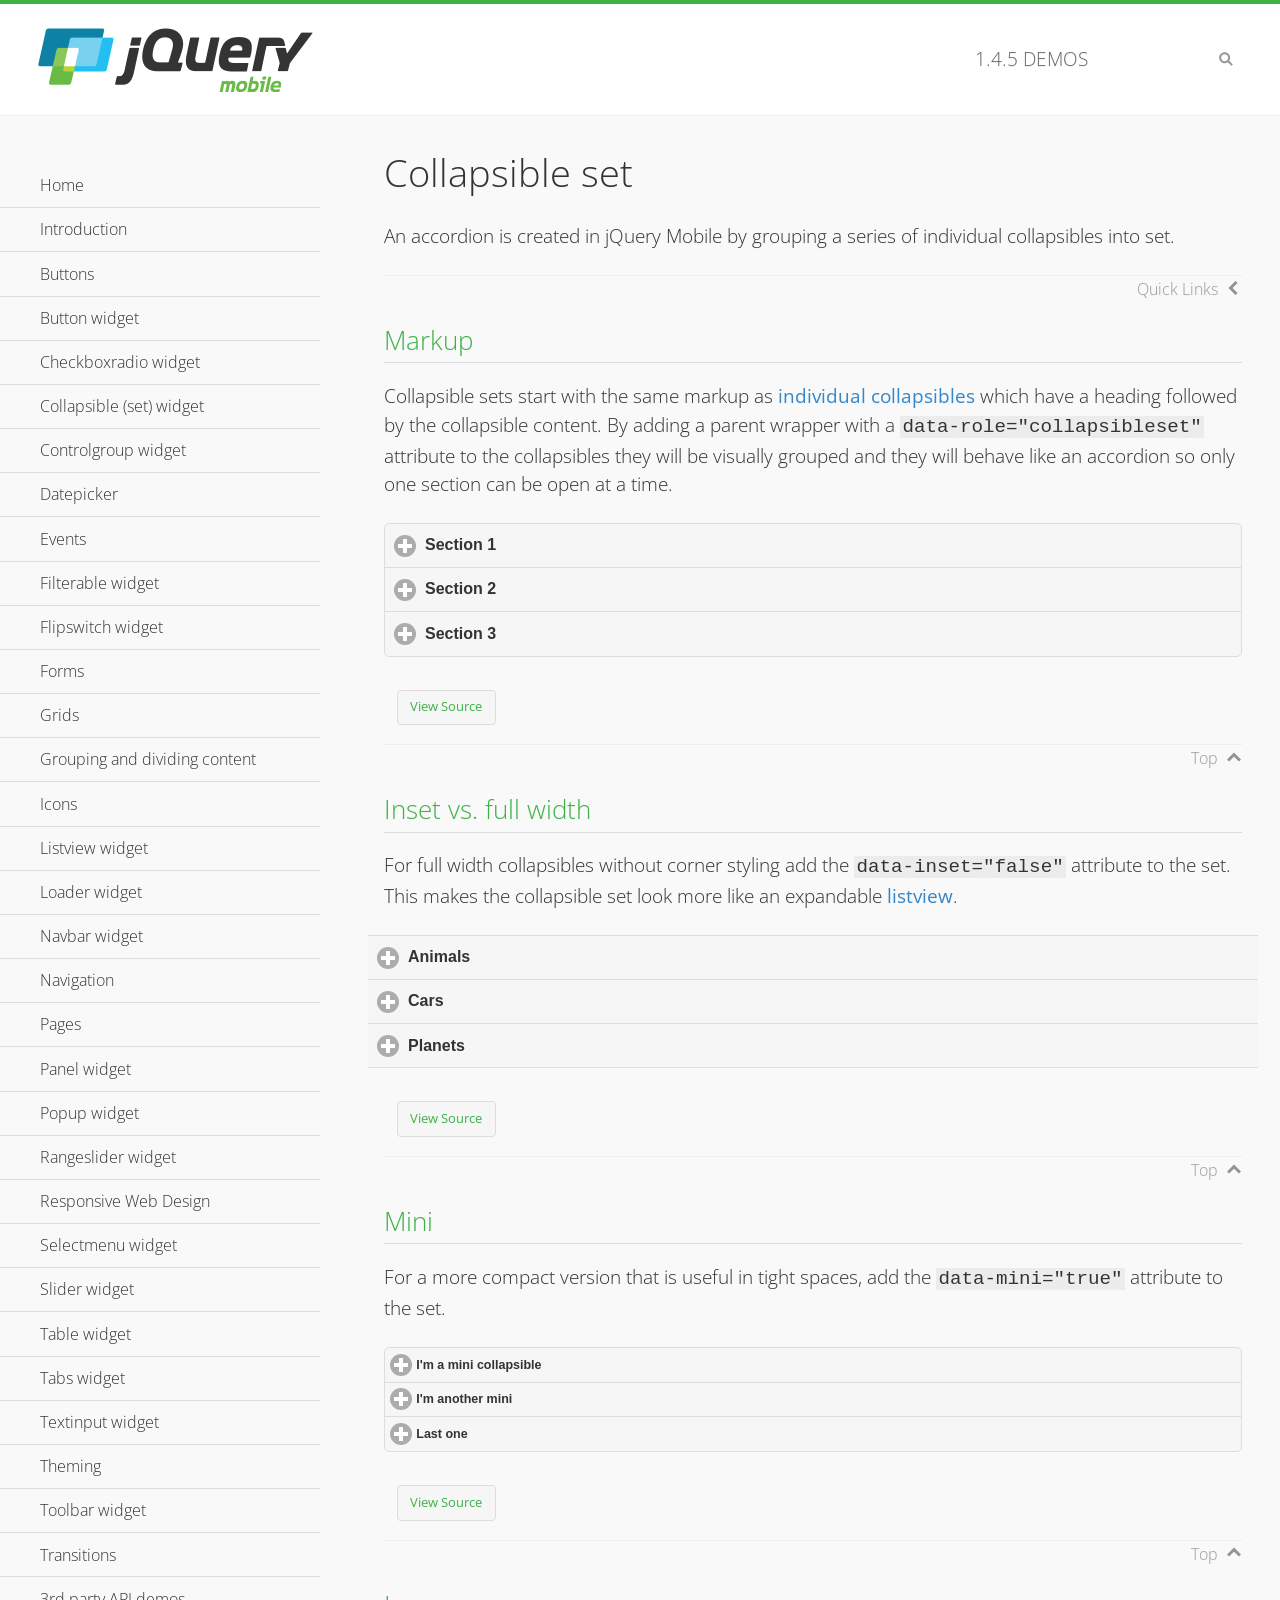
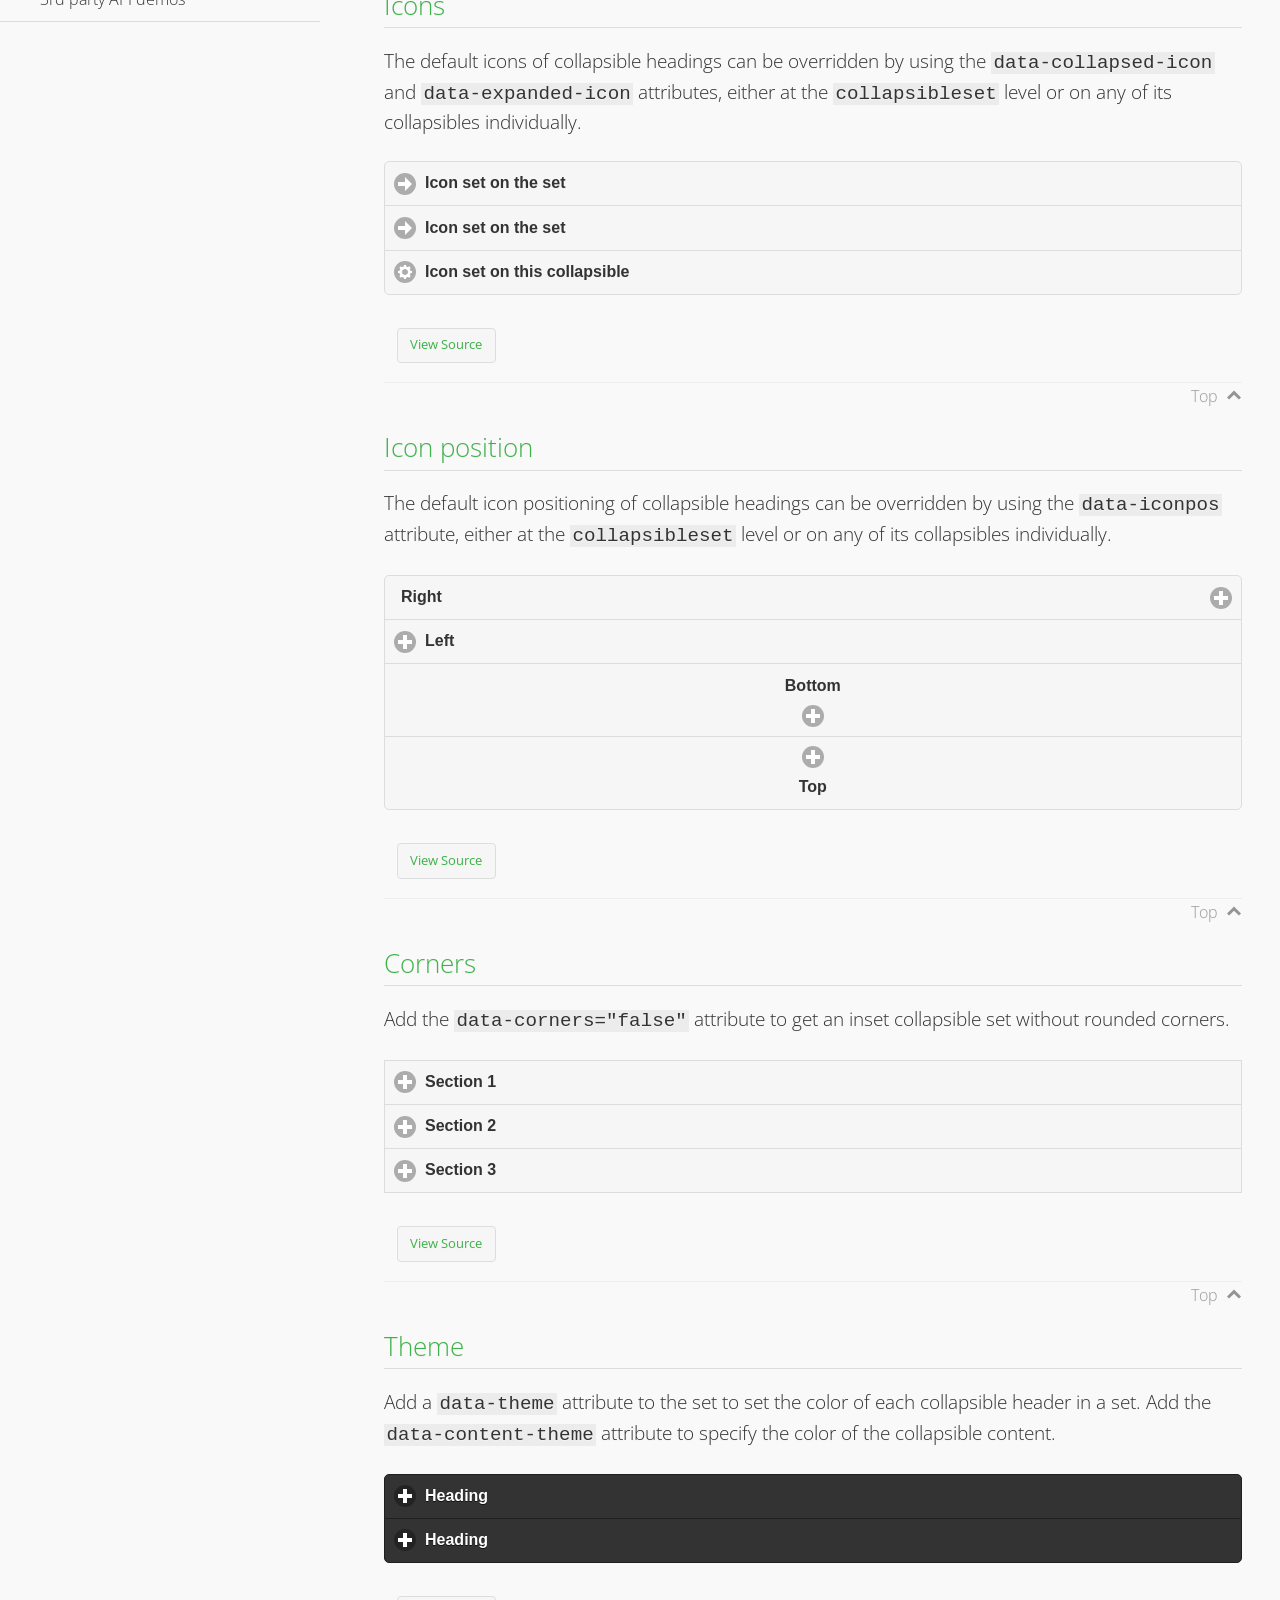
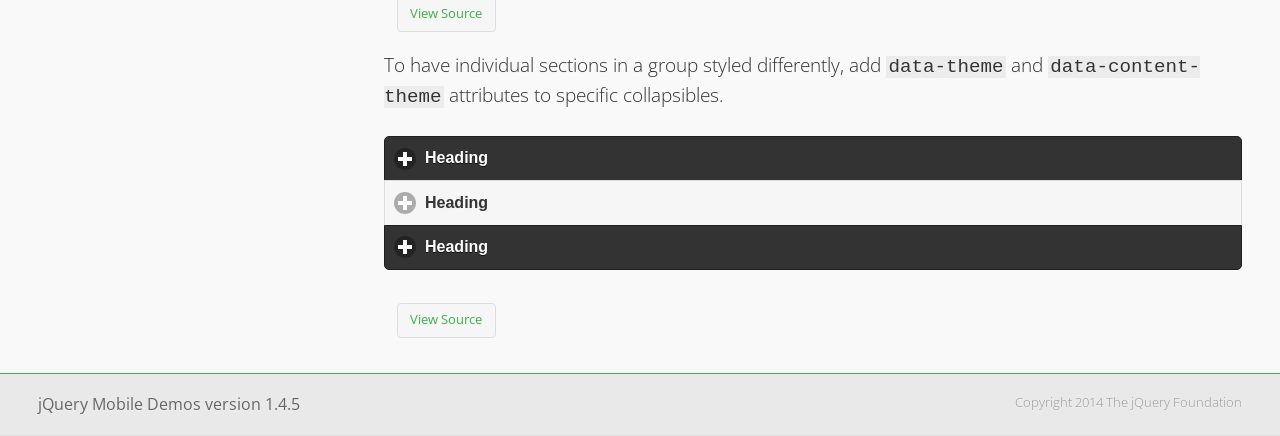
<file: www/css/demos/collapsibleset/index.html>
<!DOCTYPE html>
<html>
<head>
	<meta charset="utf-8">
	<meta name="viewport" content="width=device-width, initial-scale=1">
	<title>Collapsible set - jQuery Mobile Demos</title>
	<link rel="shortcut icon" href="../favicon.ico">
    <link rel="stylesheet" href="http://fonts.googleapis.com/css?family=Open+Sans:300,400,700">
	<link rel="stylesheet" href="../css/themes/default/jquery.mobile-1.4.5.min.css">
	<link rel="stylesheet" href="../_assets/css/jqm-demos.css">
	<script src="../js/jquery.js"></script>
	<script src="../_assets/js/index.js"></script>
	<script src="../js/jquery.mobile-1.4.5.min.js"></script>
</head>
<body>
<div data-role="page" class="jqm-demos" data-quicklinks="true">

	<div data-role="header" class="jqm-header">
		<h2><a href="../" title="jQuery Mobile Demos home"><img src="../_assets/img/jquery-logo.png" alt="jQuery Mobile"></a></h2>
		<p><span class="jqm-version"></span> Demos</p>
		<a href="#" class="jqm-navmenu-link ui-btn ui-btn-icon-notext ui-corner-all ui-icon-bars ui-nodisc-icon ui-alt-icon ui-btn-left">Menu</a>
		<a href="#" class="jqm-search-link ui-btn ui-btn-icon-notext ui-corner-all ui-icon-search ui-nodisc-icon ui-alt-icon ui-btn-right">Search</a>
	</div><!-- /header -->

	<div role="main" class="ui-content jqm-content">

		<h1>Collapsible set</h1>

		<p>An accordion is created in jQuery Mobile by grouping a series of individual collapsibles into set.</p>

		<h2>Markup</h2>

		<p>Collapsible sets start with the same markup as <a href="../collapsible/" data-ajax="false">individual collapsibles</a> which have a heading followed by the collapsible content. By adding a parent wrapper with a <code>data-role="collapsibleset"</code> attribute to the collapsibles they will be visually grouped and they will behave like an accordion so only one section can be open at a time.</p>

			<div data-demo-html="true">
				<div data-role="collapsibleset" data-theme="a" data-content-theme="a">
					<div data-role="collapsible">
						<h3>Section 1</h3>
					<p>I'm the collapsible content for section 1</p>
					</div>
					<div data-role="collapsible">
						<h3>Section 2</h3>
					<p>I'm the collapsible content for section 2</p>

					</div>
					<div data-role="collapsible">
						<h3>Section 3</h3>
					<p>I'm the collapsible content for section 3</p>
					</div>
				</div>
			</div><!--/demo-html -->

		<h2>Inset vs. full width</h2>

		<p>For full width collapsibles without corner styling add the <code>data-inset="false"</code> attribute to the set. This makes the collapsible set look more like an expandable <a href="../listview/">listview</a>.</p>

			<div data-demo-html="true">
				<div data-role="collapsibleset" data-inset="false">
					<div data-role="collapsible">
						<h3>Animals</h3>
						<ul data-role="listview" data-inset="false">
							<li>Cats</li>
							<li>Dogs</li>
							<li>Lizards</li>
							<li>Snakes</li>
						</ul>
					</div>
					<div data-role="collapsible">
						<h3>Cars</h3>
						<ul data-role="listview" data-inset="false">
							<li>Acura</li>
							<li>Audi</li>
							<li>BMW</li>
							<li>Cadillac</li>
						</ul>
					</div>
					<div data-role="collapsible">
						<h3>Planets</h3>
						<ul data-role="listview" data-inset="false">
							<li>Earth</li>
							<li>Jupiter</li>
							<li>Mars</li>
							<li>Mercury</li>
						</ul>
					</div>
				</div>
			</div><!--/demo-html -->

		<h2>Mini</h2>

		<p>For a more compact version that is useful in tight spaces, add the <code>data-mini="true"</code> attribute to the set. </p>

			<div data-demo-html="true">
				<div data-role="collapsibleset" data-theme="a" data-content-theme="a" data-mini="true">
					<div data-role="collapsible">
						<h3>I'm a mini collapsible</h3>
					<p>This is good for tight spaces.</p>
					</div>
					<div data-role="collapsible">
						<h3>I'm another mini</h3>
					<p>Here's some collapsible content.</p>

					</div>
					<div data-role="collapsible">
						<h3>Last one</h3>
					<p>Final bit of collapsible content.</p>
					</div>
				</div>
			</div><!--/demo-html -->

		<h2>Icons</h2>

		<p>The default icons of collapsible headings can be overridden by using the <code>data-collapsed-icon</code> and <code>data-expanded-icon</code> attributes, either at the <code>collapsibleset</code> level or on any of its collapsibles individually.</p>

			<div data-demo-html="true">
				<div data-role="collapsibleset" data-theme="a" data-content-theme="a" data-collapsed-icon="arrow-r" data-expanded-icon="arrow-d">
					<div data-role="collapsible">
						<h3>Icon set on the set</h3>
					<p>Specify the open and close icons on the set to apply it to all the collapsibles within.</p>
					</div>
					<div data-role="collapsible">
						<h3>Icon set on the set</h3>
					<p>This collapsible also gets the icon from the set.</p>
					</div>
					<div data-role="collapsible" data-collapsed-icon="gear" data-expanded-icon="delete">
						<h3>Icon set on this collapsible</h3>
					<p>The icons here are applied to this collapsible specifically, thus overriding the set icons.</p>
					</div>
				</div>
			</div><!--/demo-html -->

		<h2>Icon position</h2>

		<p>The default icon positioning of collapsible headings can be overridden by using the <code>data-iconpos</code> attribute, either at the <code>collapsibleset</code> level or on any of its collapsibles individually.</p>

			<div data-demo-html="true">
				<div data-role="collapsibleset" data-theme="a" data-content-theme="a" data-iconpos="right">
					<div data-role="collapsible">
						<h3>Right</h3>
					<p>Inherits icon positioning from <code>data-iconpos="right"</code> attribute on set.</p>
					</div>
					<div data-role="collapsible" data-iconpos="left">
						<h3>Left</h3>
					<p>Set via <code>data-iconpos="left"</code> attribute on the collapsible</p>
					</div>
					<div data-role="collapsible" data-iconpos="bottom">
						<h3>Bottom</h3>
					<p>Set via <code>data-iconpos="bottom"</code> attribute on the collapsible</p>
					</div>
					<div data-role="collapsible" data-iconpos="top">
						<h3>Top</h3>
					<p>Set via <code>data-iconpos="top"</code> attribute on the collapsible</p>
					</div>
				</div>
			</div><!--/demo-html -->

		<h2>Corners</h2>
		<p>Add the <code>data-corners="false"</code> attribute to get an inset collapsible set without rounded corners.</p>

			<div data-demo-html="true">
				<div data-role="collapsibleset" data-corners="false" data-theme="a" data-content-theme="a">
					<div data-role="collapsible">
						<h3>Section 1</h3>
					<p>Collapsible content</p>
					</div>
					<div data-role="collapsible">
						<h3>Section 2</h3>
					<p>Collapsible content</p>

					</div>
					<div data-role="collapsible">
						<h3>Section 3</h3>
					<p>Collapsible content</p>
					</div>
				</div>
			</div><!--/demo-html -->

		<h2>Theme</h2>

		<p>Add a <code>data-theme</code> attribute to the set to set the color of each collapsible header in a set. Add the <code>data-content-theme</code> attribute to specify the color of the collapsible content. </p>

			<div data-demo-html="true">
				<div data-role="collapsibleset" data-theme="b" data-content-theme="b">
					<div data-role="collapsible">
						<h3>Heading</h3>
						<p>Content</p>
					</div>
					<div data-role="collapsible">
						<h3>Heading</h3>
						<p>Content</p>
					</div>
				</div>
			</div><!--/demo-html -->

		<p>To have individual sections in a group styled differently, add <code>data-theme</code> and <code>data-content-theme</code> attributes to specific collapsibles.</p>

			<div data-demo-html="true">
				<div data-role="collapsibleset" data-theme="b" data-content-theme="b">
					<div data-role="collapsible">
						<h3>Heading</h3>
						<p>Content</p>
					</div>
					<div data-role="collapsible" data-theme="a" data-content-theme="a">
						<h3>Heading</h3>
						<p>Content</p>
					</div>
					<div data-role="collapsible">
						<h3>Heading</h3>
						<p>Content</p>
					</div>
				</div>
		</div><!--/demo-html -->

	</div><!-- /content -->
	    <div data-role="panel" class="jqm-navmenu-panel" data-position="left" data-display="overlay" data-theme="a">
	    	<ul class="jqm-list ui-alt-icon ui-nodisc-icon">
<li data-filtertext="demos homepage" data-icon="home"><a href=".././">Home</a></li>
<li data-filtertext="introduction overview getting started"><a href="../intro/" data-ajax="false">Introduction</a></li>
<li data-filtertext="buttons button markup buttonmarkup method anchor link button element"><a href="../button-markup/" data-ajax="false">Buttons</a></li>
<li data-filtertext="form button widget input button submit reset"><a href="../button/" data-ajax="false">Button widget</a></li>
<li data-role="collapsible" data-enhanced="true" data-collapsed-icon="carat-d" data-expanded-icon="carat-u" data-iconpos="right" data-inset="false" class="ui-collapsible ui-collapsible-themed-content ui-collapsible-collapsed">
	<h3 class="ui-collapsible-heading ui-collapsible-heading-collapsed">
		<a href="#" class="ui-collapsible-heading-toggle ui-btn ui-btn-icon-right ui-btn-inherit ui-icon-carat-d">
		    Checkboxradio widget<span class="ui-collapsible-heading-status"> click to expand contents</span>
		</a>
	</h3>
	<div class="ui-collapsible-content ui-body-inherit ui-collapsible-content-collapsed" aria-hidden="true">
		<ul>
			<li data-filtertext="form checkboxradio widget checkbox input checkboxes controlgroups"><a href="../checkboxradio-checkbox/" data-ajax="false">Checkboxes</a></li>
			<li data-filtertext="form checkboxradio widget radio input radio buttons controlgroups"><a href="../checkboxradio-radio/" data-ajax="false">Radio buttons</a></li>
		</ul>
	</div>
</li>
<li data-role="collapsible" data-enhanced="true" data-collapsed-icon="carat-d" data-expanded-icon="carat-u" data-iconpos="right" data-inset="false" class="ui-collapsible ui-collapsible-themed-content ui-collapsible-collapsed">
	<h3 class="ui-collapsible-heading ui-collapsible-heading-collapsed">
		<a href="#" class="ui-collapsible-heading-toggle ui-btn ui-btn-icon-right ui-btn-inherit ui-icon-carat-d">
			Collapsible (set) widget<span class="ui-collapsible-heading-status"> click to expand contents</span>
		</a>
	</h3>
	<div class="ui-collapsible-content ui-body-inherit ui-collapsible-content-collapsed" aria-hidden="true">
		<ul>
			<li data-filtertext="collapsibles content formatting"><a href="../collapsible/" data-ajax="false">Collapsible</a></li>
			<li data-filtertext="dynamic collapsible set accordion append expand"><a href="../collapsible-dynamic/" data-ajax="false">Dynamic collapsibles</a></li>
			<li data-filtertext="accordions collapsible set widget content formatting grouped collapsibles"><a href="../collapsibleset/" data-ajax="false">Collapsible set</a></li>
		</ul>
	</div>
</li>
<li data-role="collapsible" data-enhanced="true" data-collapsed-icon="carat-d" data-expanded-icon="carat-u" data-iconpos="right" data-inset="false" class="ui-collapsible ui-collapsible-themed-content ui-collapsible-collapsed">
	<h3 class="ui-collapsible-heading ui-collapsible-heading-collapsed">
		<a href="#" class="ui-collapsible-heading-toggle ui-btn ui-btn-icon-right ui-btn-inherit ui-icon-carat-d">
			Controlgroup widget<span class="ui-collapsible-heading-status"> click to expand contents</span>
		</a>
	</h3>
	<div class="ui-collapsible-content ui-body-inherit ui-collapsible-content-collapsed" aria-hidden="true">
		<ul>
			<li data-filtertext="controlgroups selectmenu checkboxradio input grouped buttons horizontal vertical"><a href="../controlgroup/" data-ajax="false">Controlgroup</a></li>
			<li data-filtertext="dynamic controlgroup dynamically add buttons"><a href="../controlgroup-dynamic/" data-ajax="false">Dynamic controlgroups</a></li>
		</ul>
	</div>
</li>
<li data-filtertext="form datepicker widget date input"><a href="../datepicker/" data-ajax="false">Datepicker</a></li>
<li data-role="collapsible" data-enhanced="true" data-collapsed-icon="carat-d" data-expanded-icon="carat-u" data-iconpos="right" data-inset="false" class="ui-collapsible ui-collapsible-themed-content ui-collapsible-collapsed">
	<h3 class="ui-collapsible-heading ui-collapsible-heading-collapsed">
		<a href="#" class="ui-collapsible-heading-toggle ui-btn ui-btn-icon-right ui-btn-inherit ui-icon-carat-d">
			Events<span class="ui-collapsible-heading-status"> click to expand contents</span>
		</a>
	</h3>
	<div class="ui-collapsible-content ui-body-inherit ui-collapsible-content-collapsed" aria-hidden="true">
		<ul>
			<li data-filtertext="swipe to delete list items listviews swipe events"><a href="../swipe-list/" data-ajax="false">Swipe list items</a></li>
			<li data-filtertext="swipe to navigate swipe page navigation swipe events"><a href="../swipe-page/" data-ajax="false">Swipe page navigation</a></li>
		</ul>
	</div>
</li>
<li data-filtertext="filterable filter elements sorting searching listview table"><a href="../filterable/" data-ajax="false">Filterable widget</a></li>
<li data-filtertext="form flipswitch widget flip toggle switch binary select checkbox input"><a href="../flipswitch/" data-ajax="false">Flipswitch widget</a></li>
<li data-role="collapsible" data-enhanced="true" data-collapsed-icon="carat-d" data-expanded-icon="carat-u" data-iconpos="right" data-inset="false" class="ui-collapsible ui-collapsible-themed-content ui-collapsible-collapsed">
	<h3 class="ui-collapsible-heading ui-collapsible-heading-collapsed">
		<a href="#" class="ui-collapsible-heading-toggle ui-btn ui-btn-icon-right ui-btn-inherit ui-icon-carat-d">
			Forms<span class="ui-collapsible-heading-status"> click to expand contents</span>
		</a>
	</h3>
	<div class="ui-collapsible-content ui-body-inherit ui-collapsible-content-collapsed" aria-hidden="true">
		<ul>
			<li data-filtertext="forms text checkbox radio range button submit reset inputs selects textarea slider flipswitch label form elements"><a href="../forms/" data-ajax="false">Forms</a></li>
			<li data-filtertext="form hide labels hidden accessible ui-hidden-accessible forms"><a href="../forms-label-hidden-accessible/" data-ajax="false">Hide labels</a></li>
			<li data-filtertext="form field containers fieldcontain ui-field-contain forms"><a href="../forms-field-contain/" data-ajax="false">Field containers</a></li>
			<li data-filtertext="forms disabled form elements"><a href="../forms-disabled/" data-ajax="false">Forms disabled</a></li>
			<li data-filtertext="forms gallery examples overview forms text checkbox radio range button submit reset inputs selects textarea slider flipswitch label form elements"><a href="../forms-gallery/" data-ajax="false">Forms gallery</a></li>
		</ul>
	</div>
</li>
<li data-role="collapsible" data-enhanced="true" data-collapsed-icon="carat-d" data-expanded-icon="carat-u" data-iconpos="right" data-inset="false" class="ui-collapsible ui-collapsible-themed-content ui-collapsible-collapsed">
	<h3 class="ui-collapsible-heading ui-collapsible-heading-collapsed">
		<a href="#" class="ui-collapsible-heading-toggle ui-btn ui-btn-icon-right ui-btn-inherit ui-icon-carat-d">
			Grids<span class="ui-collapsible-heading-status"> click to expand contents</span>
		</a>
	</h3>
	<div class="ui-collapsible-content ui-body-inherit ui-collapsible-content-collapsed" aria-hidden="true">
		<ul>
			<li data-filtertext="grids columns blocks content formatting rwd responsive css framework"><a href="../grids/" data-ajax="false">Grids</a></li>
			<li data-filtertext="buttons in grids css framework"><a href="../grids-buttons/" data-ajax="false">Buttons in grids</a></li>
			<li data-filtertext="custom responsive grids rwd css framework"><a href="../grids-custom-responsive/" data-ajax="false">Custom responsive grids</a></li>
		</ul>
	</div>
</li>
<li data-filtertext="blocks content formatting sections heading"><a href="../body-bar-classes/" data-ajax="false">Grouping and dividing content</a></li>
<li data-role="collapsible" data-enhanced="true" data-collapsed-icon="carat-d" data-expanded-icon="carat-u" data-iconpos="right" data-inset="false" class="ui-collapsible ui-collapsible-themed-content ui-collapsible-collapsed">
	<h3 class="ui-collapsible-heading ui-collapsible-heading-collapsed">
		<a href="#" class="ui-collapsible-heading-toggle ui-btn ui-btn-icon-right ui-btn-inherit ui-icon-carat-d">
			Icons<span class="ui-collapsible-heading-status"> click to expand contents</span>
		</a>
	</h3>
	<div class="ui-collapsible-content ui-body-inherit ui-collapsible-content-collapsed" aria-hidden="true">
		<ul>
			<li data-filtertext="button icons svg disc alt custom icon position"><a href="../icons/" data-ajax="false">Icons</a></li>
			<li data-filtertext=""><a href="../icons-grunticon/" data-ajax="false">Grunticon loader</a></li>
		</ul>
	</div>
</li>
<li data-role="collapsible" data-enhanced="true" data-collapsed-icon="carat-d" data-expanded-icon="carat-u" data-iconpos="right" data-inset="false" class="ui-collapsible ui-collapsible-themed-content ui-collapsible-collapsed">
	<h3 class="ui-collapsible-heading ui-collapsible-heading-collapsed">
		<a href="#" class="ui-collapsible-heading-toggle ui-btn ui-btn-icon-right ui-btn-inherit ui-icon-carat-d">
			Listview widget<span class="ui-collapsible-heading-status"> click to expand contents</span>
		</a>
	</h3>
	<div class="ui-collapsible-content ui-body-inherit ui-collapsible-content-collapsed" aria-hidden="true">
		<ul>
			<li data-filtertext="listview widget thumbnails icons nested split button collapsible ul ol"><a href="../listview/" data-ajax="false">Listview</a></li>
			<li data-filtertext="autocomplete filterable reveal listview filtertextbeforefilter placeholder"><a href="../listview-autocomplete/" data-ajax="false">Listview autocomplete</a></li>
			<li data-filtertext="autocomplete filterable reveal listview remote data filtertextbeforefilter placeholder"><a href="../listview-autocomplete-remote/" data-ajax="false">Listview autocomplete remote data</a></li>
			<li data-filtertext="autodividers anchor jump scroll linkbars listview lists ul ol"><a href="../listview-autodividers-linkbar/" data-ajax="false">Listview autodividers linkbar</a></li>
			<li data-filtertext="listview autodividers selector autodividersselector lists ul ol"><a href="../listview-autodividers-selector/" data-ajax="false">Listview autodividers selector</a></li>
			<li data-filtertext="listview nested list items"><a href="../listview-nested-lists/" data-ajax="false">Nested Listviews</a></li>
			<li data-filtertext="listview collapsible list items flat"><a href="../listview-collapsible-item-flat/" data-ajax="false">Listview collapsible list items (flat)</a></li>
			<li data-filtertext="listview collapsible list indented"><a href="../listview-collapsible-item-indented/" data-ajax="false">Listview collapsible list items (indented)</a></li>
			<li data-filtertext="grid listview responsive grids responsive listviews lists ul"><a href="../listview-grid/" data-ajax="false">Listview responsive grid</a></li>
		</ul>
	</div>
</li>
<li data-filtertext="loader widget page loading navigation overlay spinner"><a href="../loader/" data-ajax="false">Loader widget</a></li>
<li data-filtertext="navbar widget navmenu toolbars header footer"><a href="../navbar/" data-ajax="false">Navbar widget</a></li>
<li data-role="collapsible" data-enhanced="true" data-collapsed-icon="carat-d" data-expanded-icon="carat-u" data-iconpos="right" data-inset="false" class="ui-collapsible ui-collapsible-themed-content ui-collapsible-collapsed">
	<h3 class="ui-collapsible-heading ui-collapsible-heading-collapsed">
		<a href="#" class="ui-collapsible-heading-toggle ui-btn ui-btn-icon-right ui-btn-inherit ui-icon-carat-d">
			Navigation<span class="ui-collapsible-heading-status"> click to expand contents</span>
		</a>
	</h3>
	<div class="ui-collapsible-content ui-body-inherit ui-collapsible-content-collapsed" aria-hidden="true">
		<ul>
			<li data-filtertext="ajax navigation navigate widget history event method"><a href="../navigation/" data-ajax="false">Navigation</a></li>
			<li data-filtertext="linking pages page links navigation ajax prefetch cache"><a href="../navigation-linking-pages/" data-ajax="false">Linking pages</a></li>
			<!-- <li data-filtertext="php redirect server redirection server-side navigation"><a href="../navigation-php-redirect/" data-ajax="false">PHP redirect demo</a></li>-->
			<li data-filtertext="navigation redirection hash query"><a href="../navigation-hash-processing/" data-ajax="false">Hash processing demo</a></li>
			<li data-filtertext="navigation redirection hash query"><a href="../page-events/" data-ajax="false">Page Navigation Events</a></li>
		</ul>
	</div>
</li>
<li data-role="collapsible" data-enhanced="true" data-collapsed-icon="carat-d" data-expanded-icon="carat-u" data-iconpos="right" data-inset="false" class="ui-collapsible ui-collapsible-themed-content ui-collapsible-collapsed">
	<h3 class="ui-collapsible-heading ui-collapsible-heading-collapsed">
		<a href="#" class="ui-collapsible-heading-toggle ui-btn ui-btn-icon-right ui-btn-inherit ui-icon-carat-d">
			Pages<span class="ui-collapsible-heading-status"> click to expand contents</span>
		</a>
	</h3>
	<div class="ui-collapsible-content ui-body-inherit ui-collapsible-content-collapsed" aria-hidden="true">
		<ul>
			<li data-filtertext="pages page widget ajax navigation"><a href="../pages/" data-ajax="false">Pages</a></li>
			<li data-filtertext="single page"><a href="../pages-single-page/" data-ajax="false">Single page</a></li>
			<li data-filtertext="multipage multi-page page"><a href="../pages-multi-page/" data-ajax="false">Multi-page template</a></li>
			<li data-filtertext="dialog page widget modal popup"><a href="../pages-dialog/" data-ajax="false">Dialog page</a></li>
		</ul>
	</div>
</li>
<li data-role="collapsible" data-enhanced="true" data-collapsed-icon="carat-d" data-expanded-icon="carat-u" data-iconpos="right" data-inset="false" class="ui-collapsible ui-collapsible-themed-content ui-collapsible-collapsed">
	<h3 class="ui-collapsible-heading ui-collapsible-heading-collapsed">
		<a href="#" class="ui-collapsible-heading-toggle ui-btn ui-btn-icon-right ui-btn-inherit ui-icon-carat-d">
			Panel widget<span class="ui-collapsible-heading-status"> click to expand contents</span>
		</a>
	</h3>
	<div class="ui-collapsible-content ui-body-inherit ui-collapsible-content-collapsed" aria-hidden="true">
		<ul>
			<li data-filtertext="panel widget sliding panels reveal push overlay responsive"><a href="../panel/" data-ajax="false">Panel</a></li>
			<li data-filtertext=""><a href="../panel-external/" data-ajax="false">External panels</a></li>
			<li data-filtertext="panel "><a href="../panel-fixed/" data-ajax="false">Fixed panels</a></li>
			<li data-filtertext="panel slide panels sliding panels shadow rwd responsive breakpoint"><a href="../panel-responsive/" data-ajax="false">Panels responsive</a></li>
			<li data-filtertext="panel custom style custom panel width reveal shadow listview panel styling page background wrapper"><a href="../panel-styling/" data-ajax="false">Custom panel style</a></li>
			<li data-filtertext="panel open on swipe"><a href="../panel-swipe-open/" data-ajax="false">Panel open on swipe</a></li>
			<li data-filtertext="panels outside page internal external toolbars"><a href="../panel-external-internal/" data-ajax="false">Panel external and internal</a></li>
		</ul>
	</div>
</li>
<li data-role="collapsible" data-enhanced="true" data-collapsed-icon="carat-d" data-expanded-icon="carat-u" data-iconpos="right" data-inset="false" class="ui-collapsible ui-collapsible-themed-content ui-collapsible-collapsed">
	<h3 class="ui-collapsible-heading ui-collapsible-heading-collapsed">
		<a href="#" class="ui-collapsible-heading-toggle ui-btn ui-btn-icon-right ui-btn-inherit ui-icon-carat-d">
			Popup widget<span class="ui-collapsible-heading-status"> click to expand contents</span>
		</a>
	</h3>
	<div class="ui-collapsible-content ui-body-inherit ui-collapsible-content-collapsed" aria-hidden="true">
		<ul>
			<li data-filtertext="popup widget popups dialog modal transition tooltip lightbox form overlay screen flip pop fade transition"><a href="../popup/" data-ajax="false">Popup</a></li>
			<li data-filtertext="popup alignment position"><a href="../popup-alignment/" data-ajax="false">Popup alignment</a></li>
			<li data-filtertext="popup arrow size popups popover"><a href="../popup-arrow-size/" data-ajax="false">Popup arrow size</a></li>
			<li data-filtertext="dynamic popups popup images lightbox"><a href="../popup-dynamic/" data-ajax="false">Dynamic popups</a></li>
			<li data-filtertext="popups with iframes scaling"><a href="../popup-iframe/" data-ajax="false">Popups with iframes</a></li>
			<li data-filtertext="popup image scaling"><a href="../popup-image-scaling/" data-ajax="false">Popup image scaling</a></li>
			<li data-filtertext="external popup outside multi-page"><a href="../popup-outside-multipage/" data-ajax="false">Popup outside multi-page</a></li>
		</ul>
	</div>
</li>
<li data-filtertext="form rangeslider widget dual sliders dual handle sliders range input"><a href="../rangeslider/" data-ajax="false">Rangeslider widget</a></li>
<li data-filtertext="responsive web design rwd adaptive progressive enhancement PE accessible mobile breakpoints media query media queries"><a href="../rwd/" data-ajax="false">Responsive Web Design</a></li>
<li data-role="collapsible" data-enhanced="true" data-collapsed-icon="carat-d" data-expanded-icon="carat-u" data-iconpos="right" data-inset="false" class="ui-collapsible ui-collapsible-themed-content ui-collapsible-collapsed">
	<h3 class="ui-collapsible-heading ui-collapsible-heading-collapsed">
		<a href="#" class="ui-collapsible-heading-toggle ui-btn ui-btn-icon-right ui-btn-inherit ui-icon-carat-d">
			Selectmenu widget<span class="ui-collapsible-heading-status"> click to expand contents</span>
		</a>
	</h3>
	<div class="ui-collapsible-content ui-body-inherit ui-collapsible-content-collapsed" aria-hidden="true">
		<ul>
			<li data-filtertext="form selectmenu widget select input custom select menu selects"><a href="../selectmenu/" data-ajax="false">Selectmenu</a></li>
			<li data-filtertext="form custom select menu selectmenu widget custom menu option optgroup multiple selects"><a href="../selectmenu-custom/" data-ajax="false">Custom select menu</a></li>
			<li data-filtertext="filterable select filter popup dialog"><a href="../selectmenu-custom-filter/" data-ajax="false">Custom select menu with filter</a></li>
		</ul>
	</div>
</li>
<li data-role="collapsible" data-enhanced="true" data-collapsed-icon="carat-d" data-expanded-icon="carat-u" data-iconpos="right" data-inset="false" class="ui-collapsible ui-collapsible-themed-content ui-collapsible-collapsed">
	<h3 class="ui-collapsible-heading ui-collapsible-heading-collapsed">
		<a href="#" class="ui-collapsible-heading-toggle ui-btn ui-btn-icon-right ui-btn-inherit ui-icon-carat-d">
			Slider widget<span class="ui-collapsible-heading-status"> click to expand contents</span>
		</a>
	</h3>
	<div class="ui-collapsible-content ui-body-inherit ui-collapsible-content-collapsed" aria-hidden="true">
		<ul>
			<li data-filtertext="form slider widget range input single sliders"><a href="../slider/" data-ajax="false">Slider</a></li>
			<li data-filtertext="form slider widget flipswitch slider binary select flip toggle switch"><a href="../slider-flipswitch/" data-ajax="false">Slider flip toggle switch</a></li>
			<li data-filtertext="form slider tooltip handle value input range sliders"><a href="../slider-tooltip/" data-ajax="false">Slider tooltip</a></li>
		</ul>
	</div>
</li>
<li data-role="collapsible" data-enhanced="true" data-collapsed-icon="carat-d" data-expanded-icon="carat-u" data-iconpos="right" data-inset="false" class="ui-collapsible ui-collapsible-themed-content ui-collapsible-collapsed">
	<h3 class="ui-collapsible-heading ui-collapsible-heading-collapsed">
		<a href="#" class="ui-collapsible-heading-toggle ui-btn ui-btn-icon-right ui-btn-inherit ui-icon-carat-d">
			Table widget<span class="ui-collapsible-heading-status"> click to expand contents</span>
		</a>
	</h3>
	<div class="ui-collapsible-content ui-body-inherit ui-collapsible-content-collapsed" aria-hidden="true">
		<ul>
			<li data-filtertext="table widget reflow column toggle th td responsive tables rwd hide show tabular"><a href="../table-column-toggle/" data-ajax="false">Table Column Toggle</a></li>
			<li data-filtertext="table column toggle phone comparison demo"><a href="../table-column-toggle-example/" data-ajax="false">Table Column Toggle demo</a></li>
			<li data-filtertext="responsive tables table column toggle heading groups rwd breakpoint"><a href="../table-column-toggle-heading-groups/" data-ajax="false">Table Column Toggle heading groups</a></li>
			<li data-filtertext="responsive tables table column toggle hide rwd breakpoint customization options"><a href="../table-column-toggle-options/" data-ajax="false">Table Column Toggle options</a></li>
			<li data-filtertext="table reflow th td responsive rwd columns tabular"><a href="../table-reflow/" data-ajax="false">Table Reflow</a></li>
			<li data-filtertext="responsive tables table reflow heading groups rwd breakpoint"><a href="../table-reflow-heading-groups/" data-ajax="false">Table Reflow heading groups</a></li>
			<li data-filtertext="responsive tables table reflow stripes strokes table style"><a href="../table-reflow-stripes-strokes/" data-ajax="false">Table Reflow stripes and strokes</a></li>
			<li data-filtertext="responsive tables table reflow stack custom styles"><a href="../table-reflow-styling/" data-ajax="false">Table Reflow custom styles</a></li>
		</ul>
	</div>
</li>
<li data-filtertext="ui tabs widget"><a href="../tabs/" data-ajax="false">Tabs widget</a></li>
<li data-filtertext="form textinput widget text input textarea number date time tel email file color password"><a href="../textinput/" data-ajax="false">Textinput widget</a></li>
<li data-role="collapsible" data-enhanced="true" data-collapsed-icon="carat-d" data-expanded-icon="carat-u" data-iconpos="right" data-inset="false" class="ui-collapsible ui-collapsible-themed-content ui-collapsible-collapsed">
	<h3 class="ui-collapsible-heading ui-collapsible-heading-collapsed">
		<a href="#" class="ui-collapsible-heading-toggle ui-btn ui-btn-icon-right ui-btn-inherit ui-icon-carat-d">
			Theming<span class="ui-collapsible-heading-status"> click to expand contents</span>
		</a>
	</h3>
	<div class="ui-collapsible-content ui-body-inherit ui-collapsible-content-collapsed" aria-hidden="true">
		<ul>
			<li data-filtertext="default theme swatches theming style css"><a href="../theme-default/" data-ajax="false">Default theme</a></li>
			<li data-filtertext="classic theme old theme swatches theming style css"><a href="../theme-classic/" data-ajax="false">Classic theme</a></li>
		</ul>
	</div>
</li>
<li data-role="collapsible" data-enhanced="true" data-collapsed-icon="carat-d" data-expanded-icon="carat-u" data-iconpos="right" data-inset="false" class="ui-collapsible ui-collapsible-themed-content ui-collapsible-collapsed">
	<h3 class="ui-collapsible-heading ui-collapsible-heading-collapsed">
		<a href="#" class="ui-collapsible-heading-toggle ui-btn ui-btn-icon-right ui-btn-inherit ui-icon-carat-d">
			Toolbar widget<span class="ui-collapsible-heading-status"> click to expand contents</span>
		</a>
	</h3>
	<div class="ui-collapsible-content ui-body-inherit ui-collapsible-content-collapsed" aria-hidden="true">
		<ul>
			<li data-filtertext="toolbar widget header footer toolbars fixed fullscreen external sections"><a href="../toolbar/" data-ajax="false">Toolbar</a></li>
			<li data-filtertext="dynamic toolbars dynamically add toolbar header footer"><a href="../toolbar-dynamic/" data-ajax="false">Dynamic toolbars</a></li>
			<li data-filtertext="external toolbars header footer"><a href="../toolbar-external/" data-ajax="false">External toolbars</a></li>
			<li data-filtertext="fixed toolbars header footer"><a href="../toolbar-fixed/" data-ajax="false">Fixed toolbars</a></li>
			<li data-filtertext="fixed fullscreen toolbars header footer"><a href="../toolbar-fixed-fullscreen/" data-ajax="false">Fullscreen toolbars</a></li>
			<li data-filtertext="external fixed toolbars header footer"><a href="../toolbar-fixed-external/" data-ajax="false">Fixed external toolbars</a></li>
			<li data-filtertext="external persistent toolbars header footer navbar navmenu"><a href="../toolbar-fixed-persistent/" data-ajax="false">Persistent toolbars</a></li>
			<li data-filtertext="external ajax optimized toolbars persistent toolbars header footer navbar"><a href="../toolbar-fixed-persistent-optimized/" data-ajax="false">Ajax optimized toolbars</a></li>
			<li data-filtertext="form in toolbars header footer"><a href="../toolbar-fixed-forms/" data-ajax="false">Form in toolbar</a></li>
		</ul>
	</div>
</li>
<li data-filtertext="page transitions animated pages popup navigation flip slide fade pop"><a href="../transitions/" data-ajax="false">Transitions</a></li>
<li data-role="collapsible" data-enhanced="true" data-collapsed-icon="carat-d" data-expanded-icon="carat-u" data-iconpos="right" data-inset="false" class="ui-collapsible ui-collapsible-themed-content ui-collapsible-collapsed">
	<h3 class="ui-collapsible-heading ui-collapsible-heading-collapsed">
		<a href="#" class="ui-collapsible-heading-toggle ui-btn ui-btn-icon-right ui-btn-inherit ui-icon-carat-d">
			3rd party API demos<span class="ui-collapsible-heading-status"> click to expand contents</span>
		</a>
	</h3>
	<div class="ui-collapsible-content ui-body-inherit ui-collapsible-content-collapsed" aria-hidden="true">
		<ul>
			<li data-filtertext="backbone requirejs navigation router"><a href="../backbone-requirejs/" data-ajax="false">Backbone RequireJS</a></li>
			<li data-filtertext="google maps geolocation demo"><a href="../map-geolocation/" data-ajax="false">Google Maps geolocation</a></li>
			<li data-filtertext="google maps hybrid"><a href="../map-list-toggle/" data-ajax="false">Google Maps list toggle</a></li>
		</ul>
	</div>
</li>



		     </ul>
		</div><!-- /panel -->


	<div data-role="footer" data-position="fixed" data-tap-toggle="false" class="jqm-footer">
		<p>jQuery Mobile Demos version <span class="jqm-version"></span></p>
		<p>Copyright 2014 The jQuery Foundation</p>
	</div><!-- /footer -->
	<!-- TODO: This should become an external panel so we can add input to markup (unique ID) -->
    <div data-role="panel" class="jqm-search-panel" data-position="right" data-display="overlay" data-theme="a">
		<div class="jqm-search">
			<ul class="jqm-list" data-filter-placeholder="Search demos..." data-filter-reveal="true">
<li data-filtertext="demos homepage" data-icon="home"><a href=".././">Home</a></li>
<li data-filtertext="introduction overview getting started"><a href="../intro/" data-ajax="false">Introduction</a></li>
<li data-filtertext="buttons button markup buttonmarkup method anchor link button element"><a href="../button-markup/" data-ajax="false">Buttons</a></li>
<li data-filtertext="form button widget input button submit reset"><a href="../button/" data-ajax="false">Button widget</a></li>
<li data-role="collapsible" data-enhanced="true" data-collapsed-icon="carat-d" data-expanded-icon="carat-u" data-iconpos="right" data-inset="false" class="ui-collapsible ui-collapsible-themed-content ui-collapsible-collapsed">
	<h3 class="ui-collapsible-heading ui-collapsible-heading-collapsed">
		<a href="#" class="ui-collapsible-heading-toggle ui-btn ui-btn-icon-right ui-btn-inherit ui-icon-carat-d">
		    Checkboxradio widget<span class="ui-collapsible-heading-status"> click to expand contents</span>
		</a>
	</h3>
	<div class="ui-collapsible-content ui-body-inherit ui-collapsible-content-collapsed" aria-hidden="true">
		<ul>
			<li data-filtertext="form checkboxradio widget checkbox input checkboxes controlgroups"><a href="../checkboxradio-checkbox/" data-ajax="false">Checkboxes</a></li>
			<li data-filtertext="form checkboxradio widget radio input radio buttons controlgroups"><a href="../checkboxradio-radio/" data-ajax="false">Radio buttons</a></li>
		</ul>
	</div>
</li>
<li data-role="collapsible" data-enhanced="true" data-collapsed-icon="carat-d" data-expanded-icon="carat-u" data-iconpos="right" data-inset="false" class="ui-collapsible ui-collapsible-themed-content ui-collapsible-collapsed">
	<h3 class="ui-collapsible-heading ui-collapsible-heading-collapsed">
		<a href="#" class="ui-collapsible-heading-toggle ui-btn ui-btn-icon-right ui-btn-inherit ui-icon-carat-d">
			Collapsible (set) widget<span class="ui-collapsible-heading-status"> click to expand contents</span>
		</a>
	</h3>
	<div class="ui-collapsible-content ui-body-inherit ui-collapsible-content-collapsed" aria-hidden="true">
		<ul>
			<li data-filtertext="collapsibles content formatting"><a href="../collapsible/" data-ajax="false">Collapsible</a></li>
			<li data-filtertext="dynamic collapsible set accordion append expand"><a href="../collapsible-dynamic/" data-ajax="false">Dynamic collapsibles</a></li>
			<li data-filtertext="accordions collapsible set widget content formatting grouped collapsibles"><a href="../collapsibleset/" data-ajax="false">Collapsible set</a></li>
		</ul>
	</div>
</li>
<li data-role="collapsible" data-enhanced="true" data-collapsed-icon="carat-d" data-expanded-icon="carat-u" data-iconpos="right" data-inset="false" class="ui-collapsible ui-collapsible-themed-content ui-collapsible-collapsed">
	<h3 class="ui-collapsible-heading ui-collapsible-heading-collapsed">
		<a href="#" class="ui-collapsible-heading-toggle ui-btn ui-btn-icon-right ui-btn-inherit ui-icon-carat-d">
			Controlgroup widget<span class="ui-collapsible-heading-status"> click to expand contents</span>
		</a>
	</h3>
	<div class="ui-collapsible-content ui-body-inherit ui-collapsible-content-collapsed" aria-hidden="true">
		<ul>
			<li data-filtertext="controlgroups selectmenu checkboxradio input grouped buttons horizontal vertical"><a href="../controlgroup/" data-ajax="false">Controlgroup</a></li>
			<li data-filtertext="dynamic controlgroup dynamically add buttons"><a href="../controlgroup-dynamic/" data-ajax="false">Dynamic controlgroups</a></li>
		</ul>
	</div>
</li>
<li data-filtertext="form datepicker widget date input"><a href="../datepicker/" data-ajax="false">Datepicker</a></li>
<li data-role="collapsible" data-enhanced="true" data-collapsed-icon="carat-d" data-expanded-icon="carat-u" data-iconpos="right" data-inset="false" class="ui-collapsible ui-collapsible-themed-content ui-collapsible-collapsed">
	<h3 class="ui-collapsible-heading ui-collapsible-heading-collapsed">
		<a href="#" class="ui-collapsible-heading-toggle ui-btn ui-btn-icon-right ui-btn-inherit ui-icon-carat-d">
			Events<span class="ui-collapsible-heading-status"> click to expand contents</span>
		</a>
	</h3>
	<div class="ui-collapsible-content ui-body-inherit ui-collapsible-content-collapsed" aria-hidden="true">
		<ul>
			<li data-filtertext="swipe to delete list items listviews swipe events"><a href="../swipe-list/" data-ajax="false">Swipe list items</a></li>
			<li data-filtertext="swipe to navigate swipe page navigation swipe events"><a href="../swipe-page/" data-ajax="false">Swipe page navigation</a></li>
		</ul>
	</div>
</li>
<li data-filtertext="filterable filter elements sorting searching listview table"><a href="../filterable/" data-ajax="false">Filterable widget</a></li>
<li data-filtertext="form flipswitch widget flip toggle switch binary select checkbox input"><a href="../flipswitch/" data-ajax="false">Flipswitch widget</a></li>
<li data-role="collapsible" data-enhanced="true" data-collapsed-icon="carat-d" data-expanded-icon="carat-u" data-iconpos="right" data-inset="false" class="ui-collapsible ui-collapsible-themed-content ui-collapsible-collapsed">
	<h3 class="ui-collapsible-heading ui-collapsible-heading-collapsed">
		<a href="#" class="ui-collapsible-heading-toggle ui-btn ui-btn-icon-right ui-btn-inherit ui-icon-carat-d">
			Forms<span class="ui-collapsible-heading-status"> click to expand contents</span>
		</a>
	</h3>
	<div class="ui-collapsible-content ui-body-inherit ui-collapsible-content-collapsed" aria-hidden="true">
		<ul>
			<li data-filtertext="forms text checkbox radio range button submit reset inputs selects textarea slider flipswitch label form elements"><a href="../forms/" data-ajax="false">Forms</a></li>
			<li data-filtertext="form hide labels hidden accessible ui-hidden-accessible forms"><a href="../forms-label-hidden-accessible/" data-ajax="false">Hide labels</a></li>
			<li data-filtertext="form field containers fieldcontain ui-field-contain forms"><a href="../forms-field-contain/" data-ajax="false">Field containers</a></li>
			<li data-filtertext="forms disabled form elements"><a href="../forms-disabled/" data-ajax="false">Forms disabled</a></li>
			<li data-filtertext="forms gallery examples overview forms text checkbox radio range button submit reset inputs selects textarea slider flipswitch label form elements"><a href="../forms-gallery/" data-ajax="false">Forms gallery</a></li>
		</ul>
	</div>
</li>
<li data-role="collapsible" data-enhanced="true" data-collapsed-icon="carat-d" data-expanded-icon="carat-u" data-iconpos="right" data-inset="false" class="ui-collapsible ui-collapsible-themed-content ui-collapsible-collapsed">
	<h3 class="ui-collapsible-heading ui-collapsible-heading-collapsed">
		<a href="#" class="ui-collapsible-heading-toggle ui-btn ui-btn-icon-right ui-btn-inherit ui-icon-carat-d">
			Grids<span class="ui-collapsible-heading-status"> click to expand contents</span>
		</a>
	</h3>
	<div class="ui-collapsible-content ui-body-inherit ui-collapsible-content-collapsed" aria-hidden="true">
		<ul>
			<li data-filtertext="grids columns blocks content formatting rwd responsive css framework"><a href="../grids/" data-ajax="false">Grids</a></li>
			<li data-filtertext="buttons in grids css framework"><a href="../grids-buttons/" data-ajax="false">Buttons in grids</a></li>
			<li data-filtertext="custom responsive grids rwd css framework"><a href="../grids-custom-responsive/" data-ajax="false">Custom responsive grids</a></li>
		</ul>
	</div>
</li>
<li data-filtertext="blocks content formatting sections heading"><a href="../body-bar-classes/" data-ajax="false">Grouping and dividing content</a></li>
<li data-role="collapsible" data-enhanced="true" data-collapsed-icon="carat-d" data-expanded-icon="carat-u" data-iconpos="right" data-inset="false" class="ui-collapsible ui-collapsible-themed-content ui-collapsible-collapsed">
	<h3 class="ui-collapsible-heading ui-collapsible-heading-collapsed">
		<a href="#" class="ui-collapsible-heading-toggle ui-btn ui-btn-icon-right ui-btn-inherit ui-icon-carat-d">
			Icons<span class="ui-collapsible-heading-status"> click to expand contents</span>
		</a>
	</h3>
	<div class="ui-collapsible-content ui-body-inherit ui-collapsible-content-collapsed" aria-hidden="true">
		<ul>
			<li data-filtertext="button icons svg disc alt custom icon position"><a href="../icons/" data-ajax="false">Icons</a></li>
			<li data-filtertext=""><a href="../icons-grunticon/" data-ajax="false">Grunticon loader</a></li>
		</ul>
	</div>
</li>
<li data-role="collapsible" data-enhanced="true" data-collapsed-icon="carat-d" data-expanded-icon="carat-u" data-iconpos="right" data-inset="false" class="ui-collapsible ui-collapsible-themed-content ui-collapsible-collapsed">
	<h3 class="ui-collapsible-heading ui-collapsible-heading-collapsed">
		<a href="#" class="ui-collapsible-heading-toggle ui-btn ui-btn-icon-right ui-btn-inherit ui-icon-carat-d">
			Listview widget<span class="ui-collapsible-heading-status"> click to expand contents</span>
		</a>
	</h3>
	<div class="ui-collapsible-content ui-body-inherit ui-collapsible-content-collapsed" aria-hidden="true">
		<ul>
			<li data-filtertext="listview widget thumbnails icons nested split button collapsible ul ol"><a href="../listview/" data-ajax="false">Listview</a></li>
			<li data-filtertext="autocomplete filterable reveal listview filtertextbeforefilter placeholder"><a href="../listview-autocomplete/" data-ajax="false">Listview autocomplete</a></li>
			<li data-filtertext="autocomplete filterable reveal listview remote data filtertextbeforefilter placeholder"><a href="../listview-autocomplete-remote/" data-ajax="false">Listview autocomplete remote data</a></li>
			<li data-filtertext="autodividers anchor jump scroll linkbars listview lists ul ol"><a href="../listview-autodividers-linkbar/" data-ajax="false">Listview autodividers linkbar</a></li>
			<li data-filtertext="listview autodividers selector autodividersselector lists ul ol"><a href="../listview-autodividers-selector/" data-ajax="false">Listview autodividers selector</a></li>
			<li data-filtertext="listview nested list items"><a href="../listview-nested-lists/" data-ajax="false">Nested Listviews</a></li>
			<li data-filtertext="listview collapsible list items flat"><a href="../listview-collapsible-item-flat/" data-ajax="false">Listview collapsible list items (flat)</a></li>
			<li data-filtertext="listview collapsible list indented"><a href="../listview-collapsible-item-indented/" data-ajax="false">Listview collapsible list items (indented)</a></li>
			<li data-filtertext="grid listview responsive grids responsive listviews lists ul"><a href="../listview-grid/" data-ajax="false">Listview responsive grid</a></li>
		</ul>
	</div>
</li>
<li data-filtertext="loader widget page loading navigation overlay spinner"><a href="../loader/" data-ajax="false">Loader widget</a></li>
<li data-filtertext="navbar widget navmenu toolbars header footer"><a href="../navbar/" data-ajax="false">Navbar widget</a></li>
<li data-role="collapsible" data-enhanced="true" data-collapsed-icon="carat-d" data-expanded-icon="carat-u" data-iconpos="right" data-inset="false" class="ui-collapsible ui-collapsible-themed-content ui-collapsible-collapsed">
	<h3 class="ui-collapsible-heading ui-collapsible-heading-collapsed">
		<a href="#" class="ui-collapsible-heading-toggle ui-btn ui-btn-icon-right ui-btn-inherit ui-icon-carat-d">
			Navigation<span class="ui-collapsible-heading-status"> click to expand contents</span>
		</a>
	</h3>
	<div class="ui-collapsible-content ui-body-inherit ui-collapsible-content-collapsed" aria-hidden="true">
		<ul>
			<li data-filtertext="ajax navigation navigate widget history event method"><a href="../navigation/" data-ajax="false">Navigation</a></li>
			<li data-filtertext="linking pages page links navigation ajax prefetch cache"><a href="../navigation-linking-pages/" data-ajax="false">Linking pages</a></li>
			<!-- <li data-filtertext="php redirect server redirection server-side navigation"><a href="../navigation-php-redirect/" data-ajax="false">PHP redirect demo</a></li>-->
			<li data-filtertext="navigation redirection hash query"><a href="../navigation-hash-processing/" data-ajax="false">Hash processing demo</a></li>
			<li data-filtertext="navigation redirection hash query"><a href="../page-events/" data-ajax="false">Page Navigation Events</a></li>
		</ul>
	</div>
</li>
<li data-role="collapsible" data-enhanced="true" data-collapsed-icon="carat-d" data-expanded-icon="carat-u" data-iconpos="right" data-inset="false" class="ui-collapsible ui-collapsible-themed-content ui-collapsible-collapsed">
	<h3 class="ui-collapsible-heading ui-collapsible-heading-collapsed">
		<a href="#" class="ui-collapsible-heading-toggle ui-btn ui-btn-icon-right ui-btn-inherit ui-icon-carat-d">
			Pages<span class="ui-collapsible-heading-status"> click to expand contents</span>
		</a>
	</h3>
	<div class="ui-collapsible-content ui-body-inherit ui-collapsible-content-collapsed" aria-hidden="true">
		<ul>
			<li data-filtertext="pages page widget ajax navigation"><a href="../pages/" data-ajax="false">Pages</a></li>
			<li data-filtertext="single page"><a href="../pages-single-page/" data-ajax="false">Single page</a></li>
			<li data-filtertext="multipage multi-page page"><a href="../pages-multi-page/" data-ajax="false">Multi-page template</a></li>
			<li data-filtertext="dialog page widget modal popup"><a href="../pages-dialog/" data-ajax="false">Dialog page</a></li>
		</ul>
	</div>
</li>
<li data-role="collapsible" data-enhanced="true" data-collapsed-icon="carat-d" data-expanded-icon="carat-u" data-iconpos="right" data-inset="false" class="ui-collapsible ui-collapsible-themed-content ui-collapsible-collapsed">
	<h3 class="ui-collapsible-heading ui-collapsible-heading-collapsed">
		<a href="#" class="ui-collapsible-heading-toggle ui-btn ui-btn-icon-right ui-btn-inherit ui-icon-carat-d">
			Panel widget<span class="ui-collapsible-heading-status"> click to expand contents</span>
		</a>
	</h3>
	<div class="ui-collapsible-content ui-body-inherit ui-collapsible-content-collapsed" aria-hidden="true">
		<ul>
			<li data-filtertext="panel widget sliding panels reveal push overlay responsive"><a href="../panel/" data-ajax="false">Panel</a></li>
			<li data-filtertext=""><a href="../panel-external/" data-ajax="false">External panels</a></li>
			<li data-filtertext="panel "><a href="../panel-fixed/" data-ajax="false">Fixed panels</a></li>
			<li data-filtertext="panel slide panels sliding panels shadow rwd responsive breakpoint"><a href="../panel-responsive/" data-ajax="false">Panels responsive</a></li>
			<li data-filtertext="panel custom style custom panel width reveal shadow listview panel styling page background wrapper"><a href="../panel-styling/" data-ajax="false">Custom panel style</a></li>
			<li data-filtertext="panel open on swipe"><a href="../panel-swipe-open/" data-ajax="false">Panel open on swipe</a></li>
			<li data-filtertext="panels outside page internal external toolbars"><a href="../panel-external-internal/" data-ajax="false">Panel external and internal</a></li>
		</ul>
	</div>
</li>
<li data-role="collapsible" data-enhanced="true" data-collapsed-icon="carat-d" data-expanded-icon="carat-u" data-iconpos="right" data-inset="false" class="ui-collapsible ui-collapsible-themed-content ui-collapsible-collapsed">
	<h3 class="ui-collapsible-heading ui-collapsible-heading-collapsed">
		<a href="#" class="ui-collapsible-heading-toggle ui-btn ui-btn-icon-right ui-btn-inherit ui-icon-carat-d">
			Popup widget<span class="ui-collapsible-heading-status"> click to expand contents</span>
		</a>
	</h3>
	<div class="ui-collapsible-content ui-body-inherit ui-collapsible-content-collapsed" aria-hidden="true">
		<ul>
			<li data-filtertext="popup widget popups dialog modal transition tooltip lightbox form overlay screen flip pop fade transition"><a href="../popup/" data-ajax="false">Popup</a></li>
			<li data-filtertext="popup alignment position"><a href="../popup-alignment/" data-ajax="false">Popup alignment</a></li>
			<li data-filtertext="popup arrow size popups popover"><a href="../popup-arrow-size/" data-ajax="false">Popup arrow size</a></li>
			<li data-filtertext="dynamic popups popup images lightbox"><a href="../popup-dynamic/" data-ajax="false">Dynamic popups</a></li>
			<li data-filtertext="popups with iframes scaling"><a href="../popup-iframe/" data-ajax="false">Popups with iframes</a></li>
			<li data-filtertext="popup image scaling"><a href="../popup-image-scaling/" data-ajax="false">Popup image scaling</a></li>
			<li data-filtertext="external popup outside multi-page"><a href="../popup-outside-multipage/" data-ajax="false">Popup outside multi-page</a></li>
		</ul>
	</div>
</li>
<li data-filtertext="form rangeslider widget dual sliders dual handle sliders range input"><a href="../rangeslider/" data-ajax="false">Rangeslider widget</a></li>
<li data-filtertext="responsive web design rwd adaptive progressive enhancement PE accessible mobile breakpoints media query media queries"><a href="../rwd/" data-ajax="false">Responsive Web Design</a></li>
<li data-role="collapsible" data-enhanced="true" data-collapsed-icon="carat-d" data-expanded-icon="carat-u" data-iconpos="right" data-inset="false" class="ui-collapsible ui-collapsible-themed-content ui-collapsible-collapsed">
	<h3 class="ui-collapsible-heading ui-collapsible-heading-collapsed">
		<a href="#" class="ui-collapsible-heading-toggle ui-btn ui-btn-icon-right ui-btn-inherit ui-icon-carat-d">
			Selectmenu widget<span class="ui-collapsible-heading-status"> click to expand contents</span>
		</a>
	</h3>
	<div class="ui-collapsible-content ui-body-inherit ui-collapsible-content-collapsed" aria-hidden="true">
		<ul>
			<li data-filtertext="form selectmenu widget select input custom select menu selects"><a href="../selectmenu/" data-ajax="false">Selectmenu</a></li>
			<li data-filtertext="form custom select menu selectmenu widget custom menu option optgroup multiple selects"><a href="../selectmenu-custom/" data-ajax="false">Custom select menu</a></li>
			<li data-filtertext="filterable select filter popup dialog"><a href="../selectmenu-custom-filter/" data-ajax="false">Custom select menu with filter</a></li>
		</ul>
	</div>
</li>
<li data-role="collapsible" data-enhanced="true" data-collapsed-icon="carat-d" data-expanded-icon="carat-u" data-iconpos="right" data-inset="false" class="ui-collapsible ui-collapsible-themed-content ui-collapsible-collapsed">
	<h3 class="ui-collapsible-heading ui-collapsible-heading-collapsed">
		<a href="#" class="ui-collapsible-heading-toggle ui-btn ui-btn-icon-right ui-btn-inherit ui-icon-carat-d">
			Slider widget<span class="ui-collapsible-heading-status"> click to expand contents</span>
		</a>
	</h3>
	<div class="ui-collapsible-content ui-body-inherit ui-collapsible-content-collapsed" aria-hidden="true">
		<ul>
			<li data-filtertext="form slider widget range input single sliders"><a href="../slider/" data-ajax="false">Slider</a></li>
			<li data-filtertext="form slider widget flipswitch slider binary select flip toggle switch"><a href="../slider-flipswitch/" data-ajax="false">Slider flip toggle switch</a></li>
			<li data-filtertext="form slider tooltip handle value input range sliders"><a href="../slider-tooltip/" data-ajax="false">Slider tooltip</a></li>
		</ul>
	</div>
</li>
<li data-role="collapsible" data-enhanced="true" data-collapsed-icon="carat-d" data-expanded-icon="carat-u" data-iconpos="right" data-inset="false" class="ui-collapsible ui-collapsible-themed-content ui-collapsible-collapsed">
	<h3 class="ui-collapsible-heading ui-collapsible-heading-collapsed">
		<a href="#" class="ui-collapsible-heading-toggle ui-btn ui-btn-icon-right ui-btn-inherit ui-icon-carat-d">
			Table widget<span class="ui-collapsible-heading-status"> click to expand contents</span>
		</a>
	</h3>
	<div class="ui-collapsible-content ui-body-inherit ui-collapsible-content-collapsed" aria-hidden="true">
		<ul>
			<li data-filtertext="table widget reflow column toggle th td responsive tables rwd hide show tabular"><a href="../table-column-toggle/" data-ajax="false">Table Column Toggle</a></li>
			<li data-filtertext="table column toggle phone comparison demo"><a href="../table-column-toggle-example/" data-ajax="false">Table Column Toggle demo</a></li>
			<li data-filtertext="responsive tables table column toggle heading groups rwd breakpoint"><a href="../table-column-toggle-heading-groups/" data-ajax="false">Table Column Toggle heading groups</a></li>
			<li data-filtertext="responsive tables table column toggle hide rwd breakpoint customization options"><a href="../table-column-toggle-options/" data-ajax="false">Table Column Toggle options</a></li>
			<li data-filtertext="table reflow th td responsive rwd columns tabular"><a href="../table-reflow/" data-ajax="false">Table Reflow</a></li>
			<li data-filtertext="responsive tables table reflow heading groups rwd breakpoint"><a href="../table-reflow-heading-groups/" data-ajax="false">Table Reflow heading groups</a></li>
			<li data-filtertext="responsive tables table reflow stripes strokes table style"><a href="../table-reflow-stripes-strokes/" data-ajax="false">Table Reflow stripes and strokes</a></li>
			<li data-filtertext="responsive tables table reflow stack custom styles"><a href="../table-reflow-styling/" data-ajax="false">Table Reflow custom styles</a></li>
		</ul>
	</div>
</li>
<li data-filtertext="ui tabs widget"><a href="../tabs/" data-ajax="false">Tabs widget</a></li>
<li data-filtertext="form textinput widget text input textarea number date time tel email file color password"><a href="../textinput/" data-ajax="false">Textinput widget</a></li>
<li data-role="collapsible" data-enhanced="true" data-collapsed-icon="carat-d" data-expanded-icon="carat-u" data-iconpos="right" data-inset="false" class="ui-collapsible ui-collapsible-themed-content ui-collapsible-collapsed">
	<h3 class="ui-collapsible-heading ui-collapsible-heading-collapsed">
		<a href="#" class="ui-collapsible-heading-toggle ui-btn ui-btn-icon-right ui-btn-inherit ui-icon-carat-d">
			Theming<span class="ui-collapsible-heading-status"> click to expand contents</span>
		</a>
	</h3>
	<div class="ui-collapsible-content ui-body-inherit ui-collapsible-content-collapsed" aria-hidden="true">
		<ul>
			<li data-filtertext="default theme swatches theming style css"><a href="../theme-default/" data-ajax="false">Default theme</a></li>
			<li data-filtertext="classic theme old theme swatches theming style css"><a href="../theme-classic/" data-ajax="false">Classic theme</a></li>
		</ul>
	</div>
</li>
<li data-role="collapsible" data-enhanced="true" data-collapsed-icon="carat-d" data-expanded-icon="carat-u" data-iconpos="right" data-inset="false" class="ui-collapsible ui-collapsible-themed-content ui-collapsible-collapsed">
	<h3 class="ui-collapsible-heading ui-collapsible-heading-collapsed">
		<a href="#" class="ui-collapsible-heading-toggle ui-btn ui-btn-icon-right ui-btn-inherit ui-icon-carat-d">
			Toolbar widget<span class="ui-collapsible-heading-status"> click to expand contents</span>
		</a>
	</h3>
	<div class="ui-collapsible-content ui-body-inherit ui-collapsible-content-collapsed" aria-hidden="true">
		<ul>
			<li data-filtertext="toolbar widget header footer toolbars fixed fullscreen external sections"><a href="../toolbar/" data-ajax="false">Toolbar</a></li>
			<li data-filtertext="dynamic toolbars dynamically add toolbar header footer"><a href="../toolbar-dynamic/" data-ajax="false">Dynamic toolbars</a></li>
			<li data-filtertext="external toolbars header footer"><a href="../toolbar-external/" data-ajax="false">External toolbars</a></li>
			<li data-filtertext="fixed toolbars header footer"><a href="../toolbar-fixed/" data-ajax="false">Fixed toolbars</a></li>
			<li data-filtertext="fixed fullscreen toolbars header footer"><a href="../toolbar-fixed-fullscreen/" data-ajax="false">Fullscreen toolbars</a></li>
			<li data-filtertext="external fixed toolbars header footer"><a href="../toolbar-fixed-external/" data-ajax="false">Fixed external toolbars</a></li>
			<li data-filtertext="external persistent toolbars header footer navbar navmenu"><a href="../toolbar-fixed-persistent/" data-ajax="false">Persistent toolbars</a></li>
			<li data-filtertext="external ajax optimized toolbars persistent toolbars header footer navbar"><a href="../toolbar-fixed-persistent-optimized/" data-ajax="false">Ajax optimized toolbars</a></li>
			<li data-filtertext="form in toolbars header footer"><a href="../toolbar-fixed-forms/" data-ajax="false">Form in toolbar</a></li>
		</ul>
	</div>
</li>
<li data-filtertext="page transitions animated pages popup navigation flip slide fade pop"><a href="../transitions/" data-ajax="false">Transitions</a></li>
<li data-role="collapsible" data-enhanced="true" data-collapsed-icon="carat-d" data-expanded-icon="carat-u" data-iconpos="right" data-inset="false" class="ui-collapsible ui-collapsible-themed-content ui-collapsible-collapsed">
	<h3 class="ui-collapsible-heading ui-collapsible-heading-collapsed">
		<a href="#" class="ui-collapsible-heading-toggle ui-btn ui-btn-icon-right ui-btn-inherit ui-icon-carat-d">
			3rd party API demos<span class="ui-collapsible-heading-status"> click to expand contents</span>
		</a>
	</h3>
	<div class="ui-collapsible-content ui-body-inherit ui-collapsible-content-collapsed" aria-hidden="true">
		<ul>
			<li data-filtertext="backbone requirejs navigation router"><a href="../backbone-requirejs/" data-ajax="false">Backbone RequireJS</a></li>
			<li data-filtertext="google maps geolocation demo"><a href="../map-geolocation/" data-ajax="false">Google Maps geolocation</a></li>
			<li data-filtertext="google maps hybrid"><a href="../map-list-toggle/" data-ajax="false">Google Maps list toggle</a></li>
		</ul>
	</div>
</li>



			</ul>
		</div>
	</div><!-- /panel -->


</div><!-- /page -->

</body>
</html>
</file>
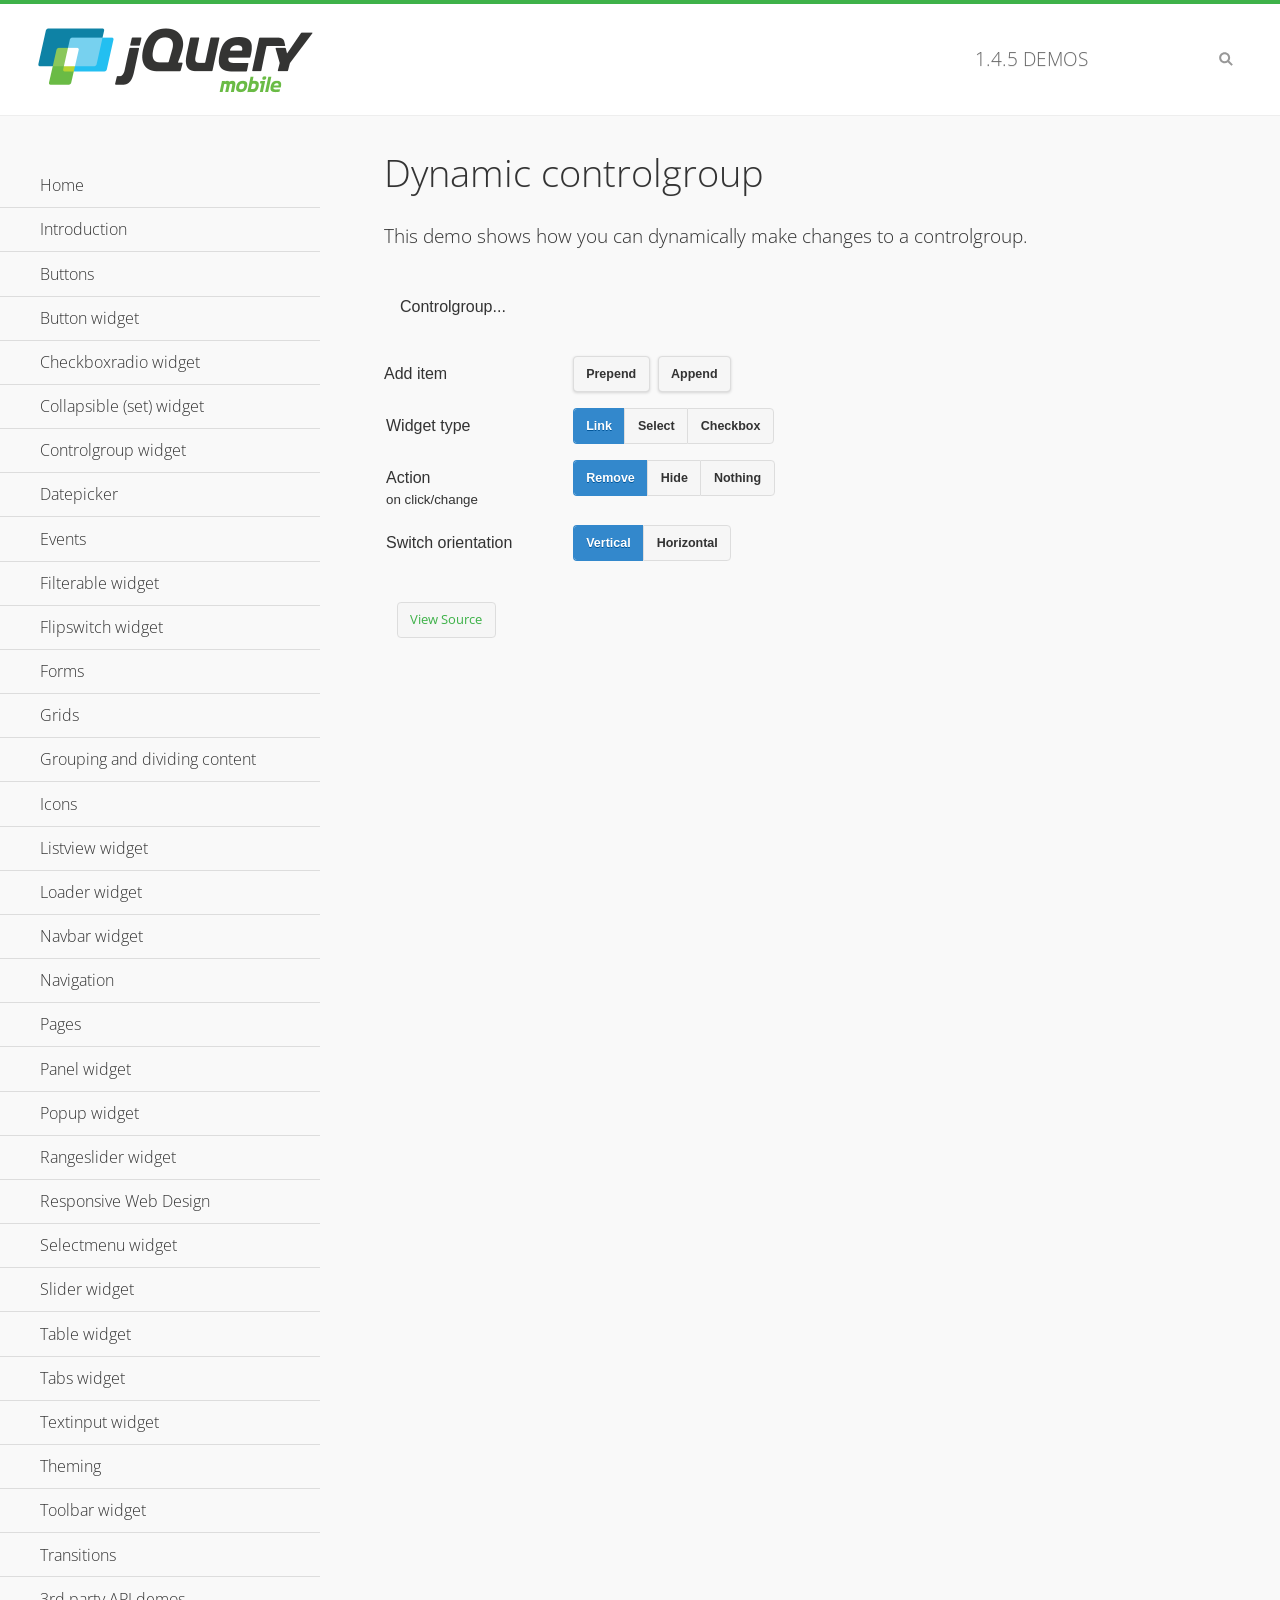
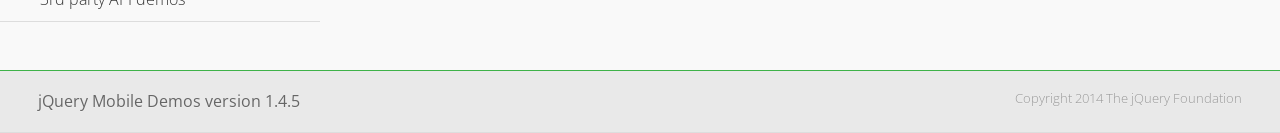
<file: www/css/demos/controlgroup-dynamic/index.html>
<!DOCTYPE html>
<html>
<head>
	<meta charset="utf-8">
	<meta name="viewport" content="width=device-width, initial-scale=1">
	<title>Dynamic controlgroup - jQuery Mobile Demos</title>
	<link rel="shortcut icon" href="../favicon.ico">
    <link rel="stylesheet" href="http://fonts.googleapis.com/css?family=Open+Sans:300,400,700">
	<link rel="stylesheet" href="../css/themes/default/jquery.mobile-1.4.5.min.css">
	<link rel="stylesheet" href="../_assets/css/jqm-demos.css">
	<script src="../js/jquery.js"></script>
	<script src="../_assets/js/index.js"></script>
	<script src="../js/jquery.mobile-1.4.5.min.js"></script>
	<script>
		( function( $, undefined ) {
			var counter = 0;
			$( document ).bind( "pagecreate", function( e ) {
				$( "#prepend, #append", e.target ).on( "click", function( e ) {
					counter++;

					var widgetType = $( "[name='radio-widget']:checked" ).attr( "id" ),
						group = $( "#my-controlgroup" ),
						$el,
						action = function() {
							var action = $( "[name='radio-action']:checked" ).attr( "id" );
							if ( $( $el[1] ).is( "select" ) && action === "hide" ) {
								$el = $( $el[1] ).parents( ".ui-select" );
							}
							$el[ action ]();
							group.controlgroup( "refresh" );
						};

					if ( widgetType === "link" ) {

						$el = $( "<a href='#'>Link " + counter + "</a>" ).bind( "click", action );
						$( "#my-controlgroup" ).controlgroup( "container" )[ $( this ).attr( "id" ) ]( $el );
						$el.buttonMarkup();

					} else if ( widgetType === "select" ) {

						$el = $( "<label for='widget" + counter + "'>Select " + counter + "</label><select id='widget" + counter + "'><option value='option1'>Select " + counter + "</option><option value='option2'>Select option</option></select>" );
						$( $el[ 1 ] ).bind( "change", action);
						$( "#my-controlgroup" ).controlgroup( "container" )[ $( this ).attr( "id" ) ]( $el );
						$( $el[ 1 ] ).selectmenu();

					} else {

						$el = $( "<label for='widget" + counter + "'>Checkbox " + counter + "</label><input type='checkbox' id='widget" + counter + "'></input>" );
						$( $el[ 1 ] ).bind( "change", action );
						$( "#my-controlgroup" ).controlgroup( "container" )[ $( this ).attr( "id" ) ]( $el );
						$( $el[ 1 ] ).checkboxradio();

					}

					group.controlgroup( "refresh" );
				});

				$( "[name='radio-orientation']" ).bind( "change", function( e ) {
					$( "#my-controlgroup" ).controlgroup( "option", "type", ( $( "#isHorizontal" ).is( ":checked" ) ? "horizontal" : "vertical" ) );
				});
			});
		})( jQuery );
	</script>
</head>
<body>
<div data-role="page" class="jqm-demos">

	<div data-role="header" class="jqm-header">
		<h2><a href="../" title="jQuery Mobile Demos home"><img src="../_assets/img/jquery-logo.png" alt="jQuery Mobile"></a></h2>
		<p><span class="jqm-version"></span> Demos</p>
		<a href="#" class="jqm-navmenu-link ui-btn ui-btn-icon-notext ui-corner-all ui-icon-bars ui-nodisc-icon ui-alt-icon ui-btn-left">Menu</a>
		<a href="#" class="jqm-search-link ui-btn ui-btn-icon-notext ui-corner-all ui-icon-search ui-nodisc-icon ui-alt-icon ui-btn-right">Search</a>
	</div><!-- /header -->

	<div role="main" class="ui-content jqm-content">

        <h1>Dynamic controlgroup</h1>

        <p>This demo shows how you can dynamically make changes to a controlgroup.</p>

        <div data-demo-html="true" data-demo-js="true">

            <form>
            	<div class="ui-body ui-body-d ui-corner-all">
                	<p>Controlgroup...</p>
                	<div data-role="controlgroup" id="my-controlgroup"><!-- items will be injected here --></div>
                </div>
            </form>

            <div class="ui-field-contain">
                <label for="prepend">Add item</label>
                <button id="prepend" data-mini="true" data-inline="true">Prepend</button>
                <label for="append" class="ui-hidden-accessible">Action</label>
                <button id="append" data-mini="true" data-inline="true">Append</button>
            </div>

            <form action="#" method="get">
            	<div class="ui-field-contain">
                    <fieldset data-role="controlgroup" data-type="horizontal" data-mini="true">
                        <legend>Widget type</legend>

                        <input type="radio" name="radio-widget" id="link" value="link" checked="checked">
                        <label for="link">Link</label>

                        <input type="radio" name="radio-widget" id="select" value="select">
                        <label for="select">Select</label>

                        <input type="radio" name="radio-widget" id="checkbox" value="checkbox">
                        <label for="checkbox">Checkbox</label>
                    </fieldset>
            	</div>

            	<div class="ui-field-contain">
                    <fieldset data-role="controlgroup" data-type="horizontal" data-mini="true">
                        <legend>Action<br><small>on click/change</small></legend>

                        <input type="radio" name="radio-action" id="remove" value="remove" checked="checked">
                        <label for="remove">Remove</label>

                        <input type="radio" name="radio-action" id="hide" value="hide">
                        <label for="hide">Hide</label>

                        <input type="radio" name="radio-action" id="width" value="width">
                        <label for="width">Nothing</label>
                    </fieldset>
            	</div>

            	<div class="ui-field-contain">
                    <fieldset data-role="controlgroup" data-type="horizontal" data-mini="true">
                        <legend>Switch orientation</legend>

                        <input type="radio" name="radio-orientation" id="isVertical" value="isVertical" checked="checked">
                        <label for="isVertical">Vertical</label>

                        <input type="radio" name="radio-orientation" id="isHorizontal" value="isHorizontal">
                        <label for="isHorizontal">Horizontal</label>
                    </fieldset>
            	</div>

            </form>

        </div><!--/demo-html -->

	</div><!-- /content -->
	    <div data-role="panel" class="jqm-navmenu-panel" data-position="left" data-display="overlay" data-theme="a">
	    	<ul class="jqm-list ui-alt-icon ui-nodisc-icon">
<li data-filtertext="demos homepage" data-icon="home"><a href=".././">Home</a></li>
<li data-filtertext="introduction overview getting started"><a href="../intro/" data-ajax="false">Introduction</a></li>
<li data-filtertext="buttons button markup buttonmarkup method anchor link button element"><a href="../button-markup/" data-ajax="false">Buttons</a></li>
<li data-filtertext="form button widget input button submit reset"><a href="../button/" data-ajax="false">Button widget</a></li>
<li data-role="collapsible" data-enhanced="true" data-collapsed-icon="carat-d" data-expanded-icon="carat-u" data-iconpos="right" data-inset="false" class="ui-collapsible ui-collapsible-themed-content ui-collapsible-collapsed">
	<h3 class="ui-collapsible-heading ui-collapsible-heading-collapsed">
		<a href="#" class="ui-collapsible-heading-toggle ui-btn ui-btn-icon-right ui-btn-inherit ui-icon-carat-d">
		    Checkboxradio widget<span class="ui-collapsible-heading-status"> click to expand contents</span>
		</a>
	</h3>
	<div class="ui-collapsible-content ui-body-inherit ui-collapsible-content-collapsed" aria-hidden="true">
		<ul>
			<li data-filtertext="form checkboxradio widget checkbox input checkboxes controlgroups"><a href="../checkboxradio-checkbox/" data-ajax="false">Checkboxes</a></li>
			<li data-filtertext="form checkboxradio widget radio input radio buttons controlgroups"><a href="../checkboxradio-radio/" data-ajax="false">Radio buttons</a></li>
		</ul>
	</div>
</li>
<li data-role="collapsible" data-enhanced="true" data-collapsed-icon="carat-d" data-expanded-icon="carat-u" data-iconpos="right" data-inset="false" class="ui-collapsible ui-collapsible-themed-content ui-collapsible-collapsed">
	<h3 class="ui-collapsible-heading ui-collapsible-heading-collapsed">
		<a href="#" class="ui-collapsible-heading-toggle ui-btn ui-btn-icon-right ui-btn-inherit ui-icon-carat-d">
			Collapsible (set) widget<span class="ui-collapsible-heading-status"> click to expand contents</span>
		</a>
	</h3>
	<div class="ui-collapsible-content ui-body-inherit ui-collapsible-content-collapsed" aria-hidden="true">
		<ul>
			<li data-filtertext="collapsibles content formatting"><a href="../collapsible/" data-ajax="false">Collapsible</a></li>
			<li data-filtertext="dynamic collapsible set accordion append expand"><a href="../collapsible-dynamic/" data-ajax="false">Dynamic collapsibles</a></li>
			<li data-filtertext="accordions collapsible set widget content formatting grouped collapsibles"><a href="../collapsibleset/" data-ajax="false">Collapsible set</a></li>
		</ul>
	</div>
</li>
<li data-role="collapsible" data-enhanced="true" data-collapsed-icon="carat-d" data-expanded-icon="carat-u" data-iconpos="right" data-inset="false" class="ui-collapsible ui-collapsible-themed-content ui-collapsible-collapsed">
	<h3 class="ui-collapsible-heading ui-collapsible-heading-collapsed">
		<a href="#" class="ui-collapsible-heading-toggle ui-btn ui-btn-icon-right ui-btn-inherit ui-icon-carat-d">
			Controlgroup widget<span class="ui-collapsible-heading-status"> click to expand contents</span>
		</a>
	</h3>
	<div class="ui-collapsible-content ui-body-inherit ui-collapsible-content-collapsed" aria-hidden="true">
		<ul>
			<li data-filtertext="controlgroups selectmenu checkboxradio input grouped buttons horizontal vertical"><a href="../controlgroup/" data-ajax="false">Controlgroup</a></li>
			<li data-filtertext="dynamic controlgroup dynamically add buttons"><a href="../controlgroup-dynamic/" data-ajax="false">Dynamic controlgroups</a></li>
		</ul>
	</div>
</li>
<li data-filtertext="form datepicker widget date input"><a href="../datepicker/" data-ajax="false">Datepicker</a></li>
<li data-role="collapsible" data-enhanced="true" data-collapsed-icon="carat-d" data-expanded-icon="carat-u" data-iconpos="right" data-inset="false" class="ui-collapsible ui-collapsible-themed-content ui-collapsible-collapsed">
	<h3 class="ui-collapsible-heading ui-collapsible-heading-collapsed">
		<a href="#" class="ui-collapsible-heading-toggle ui-btn ui-btn-icon-right ui-btn-inherit ui-icon-carat-d">
			Events<span class="ui-collapsible-heading-status"> click to expand contents</span>
		</a>
	</h3>
	<div class="ui-collapsible-content ui-body-inherit ui-collapsible-content-collapsed" aria-hidden="true">
		<ul>
			<li data-filtertext="swipe to delete list items listviews swipe events"><a href="../swipe-list/" data-ajax="false">Swipe list items</a></li>
			<li data-filtertext="swipe to navigate swipe page navigation swipe events"><a href="../swipe-page/" data-ajax="false">Swipe page navigation</a></li>
		</ul>
	</div>
</li>
<li data-filtertext="filterable filter elements sorting searching listview table"><a href="../filterable/" data-ajax="false">Filterable widget</a></li>
<li data-filtertext="form flipswitch widget flip toggle switch binary select checkbox input"><a href="../flipswitch/" data-ajax="false">Flipswitch widget</a></li>
<li data-role="collapsible" data-enhanced="true" data-collapsed-icon="carat-d" data-expanded-icon="carat-u" data-iconpos="right" data-inset="false" class="ui-collapsible ui-collapsible-themed-content ui-collapsible-collapsed">
	<h3 class="ui-collapsible-heading ui-collapsible-heading-collapsed">
		<a href="#" class="ui-collapsible-heading-toggle ui-btn ui-btn-icon-right ui-btn-inherit ui-icon-carat-d">
			Forms<span class="ui-collapsible-heading-status"> click to expand contents</span>
		</a>
	</h3>
	<div class="ui-collapsible-content ui-body-inherit ui-collapsible-content-collapsed" aria-hidden="true">
		<ul>
			<li data-filtertext="forms text checkbox radio range button submit reset inputs selects textarea slider flipswitch label form elements"><a href="../forms/" data-ajax="false">Forms</a></li>
			<li data-filtertext="form hide labels hidden accessible ui-hidden-accessible forms"><a href="../forms-label-hidden-accessible/" data-ajax="false">Hide labels</a></li>
			<li data-filtertext="form field containers fieldcontain ui-field-contain forms"><a href="../forms-field-contain/" data-ajax="false">Field containers</a></li>
			<li data-filtertext="forms disabled form elements"><a href="../forms-disabled/" data-ajax="false">Forms disabled</a></li>
			<li data-filtertext="forms gallery examples overview forms text checkbox radio range button submit reset inputs selects textarea slider flipswitch label form elements"><a href="../forms-gallery/" data-ajax="false">Forms gallery</a></li>
		</ul>
	</div>
</li>
<li data-role="collapsible" data-enhanced="true" data-collapsed-icon="carat-d" data-expanded-icon="carat-u" data-iconpos="right" data-inset="false" class="ui-collapsible ui-collapsible-themed-content ui-collapsible-collapsed">
	<h3 class="ui-collapsible-heading ui-collapsible-heading-collapsed">
		<a href="#" class="ui-collapsible-heading-toggle ui-btn ui-btn-icon-right ui-btn-inherit ui-icon-carat-d">
			Grids<span class="ui-collapsible-heading-status"> click to expand contents</span>
		</a>
	</h3>
	<div class="ui-collapsible-content ui-body-inherit ui-collapsible-content-collapsed" aria-hidden="true">
		<ul>
			<li data-filtertext="grids columns blocks content formatting rwd responsive css framework"><a href="../grids/" data-ajax="false">Grids</a></li>
			<li data-filtertext="buttons in grids css framework"><a href="../grids-buttons/" data-ajax="false">Buttons in grids</a></li>
			<li data-filtertext="custom responsive grids rwd css framework"><a href="../grids-custom-responsive/" data-ajax="false">Custom responsive grids</a></li>
		</ul>
	</div>
</li>
<li data-filtertext="blocks content formatting sections heading"><a href="../body-bar-classes/" data-ajax="false">Grouping and dividing content</a></li>
<li data-role="collapsible" data-enhanced="true" data-collapsed-icon="carat-d" data-expanded-icon="carat-u" data-iconpos="right" data-inset="false" class="ui-collapsible ui-collapsible-themed-content ui-collapsible-collapsed">
	<h3 class="ui-collapsible-heading ui-collapsible-heading-collapsed">
		<a href="#" class="ui-collapsible-heading-toggle ui-btn ui-btn-icon-right ui-btn-inherit ui-icon-carat-d">
			Icons<span class="ui-collapsible-heading-status"> click to expand contents</span>
		</a>
	</h3>
	<div class="ui-collapsible-content ui-body-inherit ui-collapsible-content-collapsed" aria-hidden="true">
		<ul>
			<li data-filtertext="button icons svg disc alt custom icon position"><a href="../icons/" data-ajax="false">Icons</a></li>
			<li data-filtertext=""><a href="../icons-grunticon/" data-ajax="false">Grunticon loader</a></li>
		</ul>
	</div>
</li>
<li data-role="collapsible" data-enhanced="true" data-collapsed-icon="carat-d" data-expanded-icon="carat-u" data-iconpos="right" data-inset="false" class="ui-collapsible ui-collapsible-themed-content ui-collapsible-collapsed">
	<h3 class="ui-collapsible-heading ui-collapsible-heading-collapsed">
		<a href="#" class="ui-collapsible-heading-toggle ui-btn ui-btn-icon-right ui-btn-inherit ui-icon-carat-d">
			Listview widget<span class="ui-collapsible-heading-status"> click to expand contents</span>
		</a>
	</h3>
	<div class="ui-collapsible-content ui-body-inherit ui-collapsible-content-collapsed" aria-hidden="true">
		<ul>
			<li data-filtertext="listview widget thumbnails icons nested split button collapsible ul ol"><a href="../listview/" data-ajax="false">Listview</a></li>
			<li data-filtertext="autocomplete filterable reveal listview filtertextbeforefilter placeholder"><a href="../listview-autocomplete/" data-ajax="false">Listview autocomplete</a></li>
			<li data-filtertext="autocomplete filterable reveal listview remote data filtertextbeforefilter placeholder"><a href="../listview-autocomplete-remote/" data-ajax="false">Listview autocomplete remote data</a></li>
			<li data-filtertext="autodividers anchor jump scroll linkbars listview lists ul ol"><a href="../listview-autodividers-linkbar/" data-ajax="false">Listview autodividers linkbar</a></li>
			<li data-filtertext="listview autodividers selector autodividersselector lists ul ol"><a href="../listview-autodividers-selector/" data-ajax="false">Listview autodividers selector</a></li>
			<li data-filtertext="listview nested list items"><a href="../listview-nested-lists/" data-ajax="false">Nested Listviews</a></li>
			<li data-filtertext="listview collapsible list items flat"><a href="../listview-collapsible-item-flat/" data-ajax="false">Listview collapsible list items (flat)</a></li>
			<li data-filtertext="listview collapsible list indented"><a href="../listview-collapsible-item-indented/" data-ajax="false">Listview collapsible list items (indented)</a></li>
			<li data-filtertext="grid listview responsive grids responsive listviews lists ul"><a href="../listview-grid/" data-ajax="false">Listview responsive grid</a></li>
		</ul>
	</div>
</li>
<li data-filtertext="loader widget page loading navigation overlay spinner"><a href="../loader/" data-ajax="false">Loader widget</a></li>
<li data-filtertext="navbar widget navmenu toolbars header footer"><a href="../navbar/" data-ajax="false">Navbar widget</a></li>
<li data-role="collapsible" data-enhanced="true" data-collapsed-icon="carat-d" data-expanded-icon="carat-u" data-iconpos="right" data-inset="false" class="ui-collapsible ui-collapsible-themed-content ui-collapsible-collapsed">
	<h3 class="ui-collapsible-heading ui-collapsible-heading-collapsed">
		<a href="#" class="ui-collapsible-heading-toggle ui-btn ui-btn-icon-right ui-btn-inherit ui-icon-carat-d">
			Navigation<span class="ui-collapsible-heading-status"> click to expand contents</span>
		</a>
	</h3>
	<div class="ui-collapsible-content ui-body-inherit ui-collapsible-content-collapsed" aria-hidden="true">
		<ul>
			<li data-filtertext="ajax navigation navigate widget history event method"><a href="../navigation/" data-ajax="false">Navigation</a></li>
			<li data-filtertext="linking pages page links navigation ajax prefetch cache"><a href="../navigation-linking-pages/" data-ajax="false">Linking pages</a></li>
			<!-- <li data-filtertext="php redirect server redirection server-side navigation"><a href="../navigation-php-redirect/" data-ajax="false">PHP redirect demo</a></li>-->
			<li data-filtertext="navigation redirection hash query"><a href="../navigation-hash-processing/" data-ajax="false">Hash processing demo</a></li>
			<li data-filtertext="navigation redirection hash query"><a href="../page-events/" data-ajax="false">Page Navigation Events</a></li>
		</ul>
	</div>
</li>
<li data-role="collapsible" data-enhanced="true" data-collapsed-icon="carat-d" data-expanded-icon="carat-u" data-iconpos="right" data-inset="false" class="ui-collapsible ui-collapsible-themed-content ui-collapsible-collapsed">
	<h3 class="ui-collapsible-heading ui-collapsible-heading-collapsed">
		<a href="#" class="ui-collapsible-heading-toggle ui-btn ui-btn-icon-right ui-btn-inherit ui-icon-carat-d">
			Pages<span class="ui-collapsible-heading-status"> click to expand contents</span>
		</a>
	</h3>
	<div class="ui-collapsible-content ui-body-inherit ui-collapsible-content-collapsed" aria-hidden="true">
		<ul>
			<li data-filtertext="pages page widget ajax navigation"><a href="../pages/" data-ajax="false">Pages</a></li>
			<li data-filtertext="single page"><a href="../pages-single-page/" data-ajax="false">Single page</a></li>
			<li data-filtertext="multipage multi-page page"><a href="../pages-multi-page/" data-ajax="false">Multi-page template</a></li>
			<li data-filtertext="dialog page widget modal popup"><a href="../pages-dialog/" data-ajax="false">Dialog page</a></li>
		</ul>
	</div>
</li>
<li data-role="collapsible" data-enhanced="true" data-collapsed-icon="carat-d" data-expanded-icon="carat-u" data-iconpos="right" data-inset="false" class="ui-collapsible ui-collapsible-themed-content ui-collapsible-collapsed">
	<h3 class="ui-collapsible-heading ui-collapsible-heading-collapsed">
		<a href="#" class="ui-collapsible-heading-toggle ui-btn ui-btn-icon-right ui-btn-inherit ui-icon-carat-d">
			Panel widget<span class="ui-collapsible-heading-status"> click to expand contents</span>
		</a>
	</h3>
	<div class="ui-collapsible-content ui-body-inherit ui-collapsible-content-collapsed" aria-hidden="true">
		<ul>
			<li data-filtertext="panel widget sliding panels reveal push overlay responsive"><a href="../panel/" data-ajax="false">Panel</a></li>
			<li data-filtertext=""><a href="../panel-external/" data-ajax="false">External panels</a></li>
			<li data-filtertext="panel "><a href="../panel-fixed/" data-ajax="false">Fixed panels</a></li>
			<li data-filtertext="panel slide panels sliding panels shadow rwd responsive breakpoint"><a href="../panel-responsive/" data-ajax="false">Panels responsive</a></li>
			<li data-filtertext="panel custom style custom panel width reveal shadow listview panel styling page background wrapper"><a href="../panel-styling/" data-ajax="false">Custom panel style</a></li>
			<li data-filtertext="panel open on swipe"><a href="../panel-swipe-open/" data-ajax="false">Panel open on swipe</a></li>
			<li data-filtertext="panels outside page internal external toolbars"><a href="../panel-external-internal/" data-ajax="false">Panel external and internal</a></li>
		</ul>
	</div>
</li>
<li data-role="collapsible" data-enhanced="true" data-collapsed-icon="carat-d" data-expanded-icon="carat-u" data-iconpos="right" data-inset="false" class="ui-collapsible ui-collapsible-themed-content ui-collapsible-collapsed">
	<h3 class="ui-collapsible-heading ui-collapsible-heading-collapsed">
		<a href="#" class="ui-collapsible-heading-toggle ui-btn ui-btn-icon-right ui-btn-inherit ui-icon-carat-d">
			Popup widget<span class="ui-collapsible-heading-status"> click to expand contents</span>
		</a>
	</h3>
	<div class="ui-collapsible-content ui-body-inherit ui-collapsible-content-collapsed" aria-hidden="true">
		<ul>
			<li data-filtertext="popup widget popups dialog modal transition tooltip lightbox form overlay screen flip pop fade transition"><a href="../popup/" data-ajax="false">Popup</a></li>
			<li data-filtertext="popup alignment position"><a href="../popup-alignment/" data-ajax="false">Popup alignment</a></li>
			<li data-filtertext="popup arrow size popups popover"><a href="../popup-arrow-size/" data-ajax="false">Popup arrow size</a></li>
			<li data-filtertext="dynamic popups popup images lightbox"><a href="../popup-dynamic/" data-ajax="false">Dynamic popups</a></li>
			<li data-filtertext="popups with iframes scaling"><a href="../popup-iframe/" data-ajax="false">Popups with iframes</a></li>
			<li data-filtertext="popup image scaling"><a href="../popup-image-scaling/" data-ajax="false">Popup image scaling</a></li>
			<li data-filtertext="external popup outside multi-page"><a href="../popup-outside-multipage/" data-ajax="false">Popup outside multi-page</a></li>
		</ul>
	</div>
</li>
<li data-filtertext="form rangeslider widget dual sliders dual handle sliders range input"><a href="../rangeslider/" data-ajax="false">Rangeslider widget</a></li>
<li data-filtertext="responsive web design rwd adaptive progressive enhancement PE accessible mobile breakpoints media query media queries"><a href="../rwd/" data-ajax="false">Responsive Web Design</a></li>
<li data-role="collapsible" data-enhanced="true" data-collapsed-icon="carat-d" data-expanded-icon="carat-u" data-iconpos="right" data-inset="false" class="ui-collapsible ui-collapsible-themed-content ui-collapsible-collapsed">
	<h3 class="ui-collapsible-heading ui-collapsible-heading-collapsed">
		<a href="#" class="ui-collapsible-heading-toggle ui-btn ui-btn-icon-right ui-btn-inherit ui-icon-carat-d">
			Selectmenu widget<span class="ui-collapsible-heading-status"> click to expand contents</span>
		</a>
	</h3>
	<div class="ui-collapsible-content ui-body-inherit ui-collapsible-content-collapsed" aria-hidden="true">
		<ul>
			<li data-filtertext="form selectmenu widget select input custom select menu selects"><a href="../selectmenu/" data-ajax="false">Selectmenu</a></li>
			<li data-filtertext="form custom select menu selectmenu widget custom menu option optgroup multiple selects"><a href="../selectmenu-custom/" data-ajax="false">Custom select menu</a></li>
			<li data-filtertext="filterable select filter popup dialog"><a href="../selectmenu-custom-filter/" data-ajax="false">Custom select menu with filter</a></li>
		</ul>
	</div>
</li>
<li data-role="collapsible" data-enhanced="true" data-collapsed-icon="carat-d" data-expanded-icon="carat-u" data-iconpos="right" data-inset="false" class="ui-collapsible ui-collapsible-themed-content ui-collapsible-collapsed">
	<h3 class="ui-collapsible-heading ui-collapsible-heading-collapsed">
		<a href="#" class="ui-collapsible-heading-toggle ui-btn ui-btn-icon-right ui-btn-inherit ui-icon-carat-d">
			Slider widget<span class="ui-collapsible-heading-status"> click to expand contents</span>
		</a>
	</h3>
	<div class="ui-collapsible-content ui-body-inherit ui-collapsible-content-collapsed" aria-hidden="true">
		<ul>
			<li data-filtertext="form slider widget range input single sliders"><a href="../slider/" data-ajax="false">Slider</a></li>
			<li data-filtertext="form slider widget flipswitch slider binary select flip toggle switch"><a href="../slider-flipswitch/" data-ajax="false">Slider flip toggle switch</a></li>
			<li data-filtertext="form slider tooltip handle value input range sliders"><a href="../slider-tooltip/" data-ajax="false">Slider tooltip</a></li>
		</ul>
	</div>
</li>
<li data-role="collapsible" data-enhanced="true" data-collapsed-icon="carat-d" data-expanded-icon="carat-u" data-iconpos="right" data-inset="false" class="ui-collapsible ui-collapsible-themed-content ui-collapsible-collapsed">
	<h3 class="ui-collapsible-heading ui-collapsible-heading-collapsed">
		<a href="#" class="ui-collapsible-heading-toggle ui-btn ui-btn-icon-right ui-btn-inherit ui-icon-carat-d">
			Table widget<span class="ui-collapsible-heading-status"> click to expand contents</span>
		</a>
	</h3>
	<div class="ui-collapsible-content ui-body-inherit ui-collapsible-content-collapsed" aria-hidden="true">
		<ul>
			<li data-filtertext="table widget reflow column toggle th td responsive tables rwd hide show tabular"><a href="../table-column-toggle/" data-ajax="false">Table Column Toggle</a></li>
			<li data-filtertext="table column toggle phone comparison demo"><a href="../table-column-toggle-example/" data-ajax="false">Table Column Toggle demo</a></li>
			<li data-filtertext="responsive tables table column toggle heading groups rwd breakpoint"><a href="../table-column-toggle-heading-groups/" data-ajax="false">Table Column Toggle heading groups</a></li>
			<li data-filtertext="responsive tables table column toggle hide rwd breakpoint customization options"><a href="../table-column-toggle-options/" data-ajax="false">Table Column Toggle options</a></li>
			<li data-filtertext="table reflow th td responsive rwd columns tabular"><a href="../table-reflow/" data-ajax="false">Table Reflow</a></li>
			<li data-filtertext="responsive tables table reflow heading groups rwd breakpoint"><a href="../table-reflow-heading-groups/" data-ajax="false">Table Reflow heading groups</a></li>
			<li data-filtertext="responsive tables table reflow stripes strokes table style"><a href="../table-reflow-stripes-strokes/" data-ajax="false">Table Reflow stripes and strokes</a></li>
			<li data-filtertext="responsive tables table reflow stack custom styles"><a href="../table-reflow-styling/" data-ajax="false">Table Reflow custom styles</a></li>
		</ul>
	</div>
</li>
<li data-filtertext="ui tabs widget"><a href="../tabs/" data-ajax="false">Tabs widget</a></li>
<li data-filtertext="form textinput widget text input textarea number date time tel email file color password"><a href="../textinput/" data-ajax="false">Textinput widget</a></li>
<li data-role="collapsible" data-enhanced="true" data-collapsed-icon="carat-d" data-expanded-icon="carat-u" data-iconpos="right" data-inset="false" class="ui-collapsible ui-collapsible-themed-content ui-collapsible-collapsed">
	<h3 class="ui-collapsible-heading ui-collapsible-heading-collapsed">
		<a href="#" class="ui-collapsible-heading-toggle ui-btn ui-btn-icon-right ui-btn-inherit ui-icon-carat-d">
			Theming<span class="ui-collapsible-heading-status"> click to expand contents</span>
		</a>
	</h3>
	<div class="ui-collapsible-content ui-body-inherit ui-collapsible-content-collapsed" aria-hidden="true">
		<ul>
			<li data-filtertext="default theme swatches theming style css"><a href="../theme-default/" data-ajax="false">Default theme</a></li>
			<li data-filtertext="classic theme old theme swatches theming style css"><a href="../theme-classic/" data-ajax="false">Classic theme</a></li>
		</ul>
	</div>
</li>
<li data-role="collapsible" data-enhanced="true" data-collapsed-icon="carat-d" data-expanded-icon="carat-u" data-iconpos="right" data-inset="false" class="ui-collapsible ui-collapsible-themed-content ui-collapsible-collapsed">
	<h3 class="ui-collapsible-heading ui-collapsible-heading-collapsed">
		<a href="#" class="ui-collapsible-heading-toggle ui-btn ui-btn-icon-right ui-btn-inherit ui-icon-carat-d">
			Toolbar widget<span class="ui-collapsible-heading-status"> click to expand contents</span>
		</a>
	</h3>
	<div class="ui-collapsible-content ui-body-inherit ui-collapsible-content-collapsed" aria-hidden="true">
		<ul>
			<li data-filtertext="toolbar widget header footer toolbars fixed fullscreen external sections"><a href="../toolbar/" data-ajax="false">Toolbar</a></li>
			<li data-filtertext="dynamic toolbars dynamically add toolbar header footer"><a href="../toolbar-dynamic/" data-ajax="false">Dynamic toolbars</a></li>
			<li data-filtertext="external toolbars header footer"><a href="../toolbar-external/" data-ajax="false">External toolbars</a></li>
			<li data-filtertext="fixed toolbars header footer"><a href="../toolbar-fixed/" data-ajax="false">Fixed toolbars</a></li>
			<li data-filtertext="fixed fullscreen toolbars header footer"><a href="../toolbar-fixed-fullscreen/" data-ajax="false">Fullscreen toolbars</a></li>
			<li data-filtertext="external fixed toolbars header footer"><a href="../toolbar-fixed-external/" data-ajax="false">Fixed external toolbars</a></li>
			<li data-filtertext="external persistent toolbars header footer navbar navmenu"><a href="../toolbar-fixed-persistent/" data-ajax="false">Persistent toolbars</a></li>
			<li data-filtertext="external ajax optimized toolbars persistent toolbars header footer navbar"><a href="../toolbar-fixed-persistent-optimized/" data-ajax="false">Ajax optimized toolbars</a></li>
			<li data-filtertext="form in toolbars header footer"><a href="../toolbar-fixed-forms/" data-ajax="false">Form in toolbar</a></li>
		</ul>
	</div>
</li>
<li data-filtertext="page transitions animated pages popup navigation flip slide fade pop"><a href="../transitions/" data-ajax="false">Transitions</a></li>
<li data-role="collapsible" data-enhanced="true" data-collapsed-icon="carat-d" data-expanded-icon="carat-u" data-iconpos="right" data-inset="false" class="ui-collapsible ui-collapsible-themed-content ui-collapsible-collapsed">
	<h3 class="ui-collapsible-heading ui-collapsible-heading-collapsed">
		<a href="#" class="ui-collapsible-heading-toggle ui-btn ui-btn-icon-right ui-btn-inherit ui-icon-carat-d">
			3rd party API demos<span class="ui-collapsible-heading-status"> click to expand contents</span>
		</a>
	</h3>
	<div class="ui-collapsible-content ui-body-inherit ui-collapsible-content-collapsed" aria-hidden="true">
		<ul>
			<li data-filtertext="backbone requirejs navigation router"><a href="../backbone-requirejs/" data-ajax="false">Backbone RequireJS</a></li>
			<li data-filtertext="google maps geolocation demo"><a href="../map-geolocation/" data-ajax="false">Google Maps geolocation</a></li>
			<li data-filtertext="google maps hybrid"><a href="../map-list-toggle/" data-ajax="false">Google Maps list toggle</a></li>
		</ul>
	</div>
</li>



		     </ul>
		</div><!-- /panel -->


	<div data-role="footer" data-position="fixed" data-tap-toggle="false" class="jqm-footer">
		<p>jQuery Mobile Demos version <span class="jqm-version"></span></p>
		<p>Copyright 2014 The jQuery Foundation</p>
	</div><!-- /footer -->
	<!-- TODO: This should become an external panel so we can add input to markup (unique ID) -->
    <div data-role="panel" class="jqm-search-panel" data-position="right" data-display="overlay" data-theme="a">
		<div class="jqm-search">
			<ul class="jqm-list" data-filter-placeholder="Search demos..." data-filter-reveal="true">
<li data-filtertext="demos homepage" data-icon="home"><a href=".././">Home</a></li>
<li data-filtertext="introduction overview getting started"><a href="../intro/" data-ajax="false">Introduction</a></li>
<li data-filtertext="buttons button markup buttonmarkup method anchor link button element"><a href="../button-markup/" data-ajax="false">Buttons</a></li>
<li data-filtertext="form button widget input button submit reset"><a href="../button/" data-ajax="false">Button widget</a></li>
<li data-role="collapsible" data-enhanced="true" data-collapsed-icon="carat-d" data-expanded-icon="carat-u" data-iconpos="right" data-inset="false" class="ui-collapsible ui-collapsible-themed-content ui-collapsible-collapsed">
	<h3 class="ui-collapsible-heading ui-collapsible-heading-collapsed">
		<a href="#" class="ui-collapsible-heading-toggle ui-btn ui-btn-icon-right ui-btn-inherit ui-icon-carat-d">
		    Checkboxradio widget<span class="ui-collapsible-heading-status"> click to expand contents</span>
		</a>
	</h3>
	<div class="ui-collapsible-content ui-body-inherit ui-collapsible-content-collapsed" aria-hidden="true">
		<ul>
			<li data-filtertext="form checkboxradio widget checkbox input checkboxes controlgroups"><a href="../checkboxradio-checkbox/" data-ajax="false">Checkboxes</a></li>
			<li data-filtertext="form checkboxradio widget radio input radio buttons controlgroups"><a href="../checkboxradio-radio/" data-ajax="false">Radio buttons</a></li>
		</ul>
	</div>
</li>
<li data-role="collapsible" data-enhanced="true" data-collapsed-icon="carat-d" data-expanded-icon="carat-u" data-iconpos="right" data-inset="false" class="ui-collapsible ui-collapsible-themed-content ui-collapsible-collapsed">
	<h3 class="ui-collapsible-heading ui-collapsible-heading-collapsed">
		<a href="#" class="ui-collapsible-heading-toggle ui-btn ui-btn-icon-right ui-btn-inherit ui-icon-carat-d">
			Collapsible (set) widget<span class="ui-collapsible-heading-status"> click to expand contents</span>
		</a>
	</h3>
	<div class="ui-collapsible-content ui-body-inherit ui-collapsible-content-collapsed" aria-hidden="true">
		<ul>
			<li data-filtertext="collapsibles content formatting"><a href="../collapsible/" data-ajax="false">Collapsible</a></li>
			<li data-filtertext="dynamic collapsible set accordion append expand"><a href="../collapsible-dynamic/" data-ajax="false">Dynamic collapsibles</a></li>
			<li data-filtertext="accordions collapsible set widget content formatting grouped collapsibles"><a href="../collapsibleset/" data-ajax="false">Collapsible set</a></li>
		</ul>
	</div>
</li>
<li data-role="collapsible" data-enhanced="true" data-collapsed-icon="carat-d" data-expanded-icon="carat-u" data-iconpos="right" data-inset="false" class="ui-collapsible ui-collapsible-themed-content ui-collapsible-collapsed">
	<h3 class="ui-collapsible-heading ui-collapsible-heading-collapsed">
		<a href="#" class="ui-collapsible-heading-toggle ui-btn ui-btn-icon-right ui-btn-inherit ui-icon-carat-d">
			Controlgroup widget<span class="ui-collapsible-heading-status"> click to expand contents</span>
		</a>
	</h3>
	<div class="ui-collapsible-content ui-body-inherit ui-collapsible-content-collapsed" aria-hidden="true">
		<ul>
			<li data-filtertext="controlgroups selectmenu checkboxradio input grouped buttons horizontal vertical"><a href="../controlgroup/" data-ajax="false">Controlgroup</a></li>
			<li data-filtertext="dynamic controlgroup dynamically add buttons"><a href="../controlgroup-dynamic/" data-ajax="false">Dynamic controlgroups</a></li>
		</ul>
	</div>
</li>
<li data-filtertext="form datepicker widget date input"><a href="../datepicker/" data-ajax="false">Datepicker</a></li>
<li data-role="collapsible" data-enhanced="true" data-collapsed-icon="carat-d" data-expanded-icon="carat-u" data-iconpos="right" data-inset="false" class="ui-collapsible ui-collapsible-themed-content ui-collapsible-collapsed">
	<h3 class="ui-collapsible-heading ui-collapsible-heading-collapsed">
		<a href="#" class="ui-collapsible-heading-toggle ui-btn ui-btn-icon-right ui-btn-inherit ui-icon-carat-d">
			Events<span class="ui-collapsible-heading-status"> click to expand contents</span>
		</a>
	</h3>
	<div class="ui-collapsible-content ui-body-inherit ui-collapsible-content-collapsed" aria-hidden="true">
		<ul>
			<li data-filtertext="swipe to delete list items listviews swipe events"><a href="../swipe-list/" data-ajax="false">Swipe list items</a></li>
			<li data-filtertext="swipe to navigate swipe page navigation swipe events"><a href="../swipe-page/" data-ajax="false">Swipe page navigation</a></li>
		</ul>
	</div>
</li>
<li data-filtertext="filterable filter elements sorting searching listview table"><a href="../filterable/" data-ajax="false">Filterable widget</a></li>
<li data-filtertext="form flipswitch widget flip toggle switch binary select checkbox input"><a href="../flipswitch/" data-ajax="false">Flipswitch widget</a></li>
<li data-role="collapsible" data-enhanced="true" data-collapsed-icon="carat-d" data-expanded-icon="carat-u" data-iconpos="right" data-inset="false" class="ui-collapsible ui-collapsible-themed-content ui-collapsible-collapsed">
	<h3 class="ui-collapsible-heading ui-collapsible-heading-collapsed">
		<a href="#" class="ui-collapsible-heading-toggle ui-btn ui-btn-icon-right ui-btn-inherit ui-icon-carat-d">
			Forms<span class="ui-collapsible-heading-status"> click to expand contents</span>
		</a>
	</h3>
	<div class="ui-collapsible-content ui-body-inherit ui-collapsible-content-collapsed" aria-hidden="true">
		<ul>
			<li data-filtertext="forms text checkbox radio range button submit reset inputs selects textarea slider flipswitch label form elements"><a href="../forms/" data-ajax="false">Forms</a></li>
			<li data-filtertext="form hide labels hidden accessible ui-hidden-accessible forms"><a href="../forms-label-hidden-accessible/" data-ajax="false">Hide labels</a></li>
			<li data-filtertext="form field containers fieldcontain ui-field-contain forms"><a href="../forms-field-contain/" data-ajax="false">Field containers</a></li>
			<li data-filtertext="forms disabled form elements"><a href="../forms-disabled/" data-ajax="false">Forms disabled</a></li>
			<li data-filtertext="forms gallery examples overview forms text checkbox radio range button submit reset inputs selects textarea slider flipswitch label form elements"><a href="../forms-gallery/" data-ajax="false">Forms gallery</a></li>
		</ul>
	</div>
</li>
<li data-role="collapsible" data-enhanced="true" data-collapsed-icon="carat-d" data-expanded-icon="carat-u" data-iconpos="right" data-inset="false" class="ui-collapsible ui-collapsible-themed-content ui-collapsible-collapsed">
	<h3 class="ui-collapsible-heading ui-collapsible-heading-collapsed">
		<a href="#" class="ui-collapsible-heading-toggle ui-btn ui-btn-icon-right ui-btn-inherit ui-icon-carat-d">
			Grids<span class="ui-collapsible-heading-status"> click to expand contents</span>
		</a>
	</h3>
	<div class="ui-collapsible-content ui-body-inherit ui-collapsible-content-collapsed" aria-hidden="true">
		<ul>
			<li data-filtertext="grids columns blocks content formatting rwd responsive css framework"><a href="../grids/" data-ajax="false">Grids</a></li>
			<li data-filtertext="buttons in grids css framework"><a href="../grids-buttons/" data-ajax="false">Buttons in grids</a></li>
			<li data-filtertext="custom responsive grids rwd css framework"><a href="../grids-custom-responsive/" data-ajax="false">Custom responsive grids</a></li>
		</ul>
	</div>
</li>
<li data-filtertext="blocks content formatting sections heading"><a href="../body-bar-classes/" data-ajax="false">Grouping and dividing content</a></li>
<li data-role="collapsible" data-enhanced="true" data-collapsed-icon="carat-d" data-expanded-icon="carat-u" data-iconpos="right" data-inset="false" class="ui-collapsible ui-collapsible-themed-content ui-collapsible-collapsed">
	<h3 class="ui-collapsible-heading ui-collapsible-heading-collapsed">
		<a href="#" class="ui-collapsible-heading-toggle ui-btn ui-btn-icon-right ui-btn-inherit ui-icon-carat-d">
			Icons<span class="ui-collapsible-heading-status"> click to expand contents</span>
		</a>
	</h3>
	<div class="ui-collapsible-content ui-body-inherit ui-collapsible-content-collapsed" aria-hidden="true">
		<ul>
			<li data-filtertext="button icons svg disc alt custom icon position"><a href="../icons/" data-ajax="false">Icons</a></li>
			<li data-filtertext=""><a href="../icons-grunticon/" data-ajax="false">Grunticon loader</a></li>
		</ul>
	</div>
</li>
<li data-role="collapsible" data-enhanced="true" data-collapsed-icon="carat-d" data-expanded-icon="carat-u" data-iconpos="right" data-inset="false" class="ui-collapsible ui-collapsible-themed-content ui-collapsible-collapsed">
	<h3 class="ui-collapsible-heading ui-collapsible-heading-collapsed">
		<a href="#" class="ui-collapsible-heading-toggle ui-btn ui-btn-icon-right ui-btn-inherit ui-icon-carat-d">
			Listview widget<span class="ui-collapsible-heading-status"> click to expand contents</span>
		</a>
	</h3>
	<div class="ui-collapsible-content ui-body-inherit ui-collapsible-content-collapsed" aria-hidden="true">
		<ul>
			<li data-filtertext="listview widget thumbnails icons nested split button collapsible ul ol"><a href="../listview/" data-ajax="false">Listview</a></li>
			<li data-filtertext="autocomplete filterable reveal listview filtertextbeforefilter placeholder"><a href="../listview-autocomplete/" data-ajax="false">Listview autocomplete</a></li>
			<li data-filtertext="autocomplete filterable reveal listview remote data filtertextbeforefilter placeholder"><a href="../listview-autocomplete-remote/" data-ajax="false">Listview autocomplete remote data</a></li>
			<li data-filtertext="autodividers anchor jump scroll linkbars listview lists ul ol"><a href="../listview-autodividers-linkbar/" data-ajax="false">Listview autodividers linkbar</a></li>
			<li data-filtertext="listview autodividers selector autodividersselector lists ul ol"><a href="../listview-autodividers-selector/" data-ajax="false">Listview autodividers selector</a></li>
			<li data-filtertext="listview nested list items"><a href="../listview-nested-lists/" data-ajax="false">Nested Listviews</a></li>
			<li data-filtertext="listview collapsible list items flat"><a href="../listview-collapsible-item-flat/" data-ajax="false">Listview collapsible list items (flat)</a></li>
			<li data-filtertext="listview collapsible list indented"><a href="../listview-collapsible-item-indented/" data-ajax="false">Listview collapsible list items (indented)</a></li>
			<li data-filtertext="grid listview responsive grids responsive listviews lists ul"><a href="../listview-grid/" data-ajax="false">Listview responsive grid</a></li>
		</ul>
	</div>
</li>
<li data-filtertext="loader widget page loading navigation overlay spinner"><a href="../loader/" data-ajax="false">Loader widget</a></li>
<li data-filtertext="navbar widget navmenu toolbars header footer"><a href="../navbar/" data-ajax="false">Navbar widget</a></li>
<li data-role="collapsible" data-enhanced="true" data-collapsed-icon="carat-d" data-expanded-icon="carat-u" data-iconpos="right" data-inset="false" class="ui-collapsible ui-collapsible-themed-content ui-collapsible-collapsed">
	<h3 class="ui-collapsible-heading ui-collapsible-heading-collapsed">
		<a href="#" class="ui-collapsible-heading-toggle ui-btn ui-btn-icon-right ui-btn-inherit ui-icon-carat-d">
			Navigation<span class="ui-collapsible-heading-status"> click to expand contents</span>
		</a>
	</h3>
	<div class="ui-collapsible-content ui-body-inherit ui-collapsible-content-collapsed" aria-hidden="true">
		<ul>
			<li data-filtertext="ajax navigation navigate widget history event method"><a href="../navigation/" data-ajax="false">Navigation</a></li>
			<li data-filtertext="linking pages page links navigation ajax prefetch cache"><a href="../navigation-linking-pages/" data-ajax="false">Linking pages</a></li>
			<!-- <li data-filtertext="php redirect server redirection server-side navigation"><a href="../navigation-php-redirect/" data-ajax="false">PHP redirect demo</a></li>-->
			<li data-filtertext="navigation redirection hash query"><a href="../navigation-hash-processing/" data-ajax="false">Hash processing demo</a></li>
			<li data-filtertext="navigation redirection hash query"><a href="../page-events/" data-ajax="false">Page Navigation Events</a></li>
		</ul>
	</div>
</li>
<li data-role="collapsible" data-enhanced="true" data-collapsed-icon="carat-d" data-expanded-icon="carat-u" data-iconpos="right" data-inset="false" class="ui-collapsible ui-collapsible-themed-content ui-collapsible-collapsed">
	<h3 class="ui-collapsible-heading ui-collapsible-heading-collapsed">
		<a href="#" class="ui-collapsible-heading-toggle ui-btn ui-btn-icon-right ui-btn-inherit ui-icon-carat-d">
			Pages<span class="ui-collapsible-heading-status"> click to expand contents</span>
		</a>
	</h3>
	<div class="ui-collapsible-content ui-body-inherit ui-collapsible-content-collapsed" aria-hidden="true">
		<ul>
			<li data-filtertext="pages page widget ajax navigation"><a href="../pages/" data-ajax="false">Pages</a></li>
			<li data-filtertext="single page"><a href="../pages-single-page/" data-ajax="false">Single page</a></li>
			<li data-filtertext="multipage multi-page page"><a href="../pages-multi-page/" data-ajax="false">Multi-page template</a></li>
			<li data-filtertext="dialog page widget modal popup"><a href="../pages-dialog/" data-ajax="false">Dialog page</a></li>
		</ul>
	</div>
</li>
<li data-role="collapsible" data-enhanced="true" data-collapsed-icon="carat-d" data-expanded-icon="carat-u" data-iconpos="right" data-inset="false" class="ui-collapsible ui-collapsible-themed-content ui-collapsible-collapsed">
	<h3 class="ui-collapsible-heading ui-collapsible-heading-collapsed">
		<a href="#" class="ui-collapsible-heading-toggle ui-btn ui-btn-icon-right ui-btn-inherit ui-icon-carat-d">
			Panel widget<span class="ui-collapsible-heading-status"> click to expand contents</span>
		</a>
	</h3>
	<div class="ui-collapsible-content ui-body-inherit ui-collapsible-content-collapsed" aria-hidden="true">
		<ul>
			<li data-filtertext="panel widget sliding panels reveal push overlay responsive"><a href="../panel/" data-ajax="false">Panel</a></li>
			<li data-filtertext=""><a href="../panel-external/" data-ajax="false">External panels</a></li>
			<li data-filtertext="panel "><a href="../panel-fixed/" data-ajax="false">Fixed panels</a></li>
			<li data-filtertext="panel slide panels sliding panels shadow rwd responsive breakpoint"><a href="../panel-responsive/" data-ajax="false">Panels responsive</a></li>
			<li data-filtertext="panel custom style custom panel width reveal shadow listview panel styling page background wrapper"><a href="../panel-styling/" data-ajax="false">Custom panel style</a></li>
			<li data-filtertext="panel open on swipe"><a href="../panel-swipe-open/" data-ajax="false">Panel open on swipe</a></li>
			<li data-filtertext="panels outside page internal external toolbars"><a href="../panel-external-internal/" data-ajax="false">Panel external and internal</a></li>
		</ul>
	</div>
</li>
<li data-role="collapsible" data-enhanced="true" data-collapsed-icon="carat-d" data-expanded-icon="carat-u" data-iconpos="right" data-inset="false" class="ui-collapsible ui-collapsible-themed-content ui-collapsible-collapsed">
	<h3 class="ui-collapsible-heading ui-collapsible-heading-collapsed">
		<a href="#" class="ui-collapsible-heading-toggle ui-btn ui-btn-icon-right ui-btn-inherit ui-icon-carat-d">
			Popup widget<span class="ui-collapsible-heading-status"> click to expand contents</span>
		</a>
	</h3>
	<div class="ui-collapsible-content ui-body-inherit ui-collapsible-content-collapsed" aria-hidden="true">
		<ul>
			<li data-filtertext="popup widget popups dialog modal transition tooltip lightbox form overlay screen flip pop fade transition"><a href="../popup/" data-ajax="false">Popup</a></li>
			<li data-filtertext="popup alignment position"><a href="../popup-alignment/" data-ajax="false">Popup alignment</a></li>
			<li data-filtertext="popup arrow size popups popover"><a href="../popup-arrow-size/" data-ajax="false">Popup arrow size</a></li>
			<li data-filtertext="dynamic popups popup images lightbox"><a href="../popup-dynamic/" data-ajax="false">Dynamic popups</a></li>
			<li data-filtertext="popups with iframes scaling"><a href="../popup-iframe/" data-ajax="false">Popups with iframes</a></li>
			<li data-filtertext="popup image scaling"><a href="../popup-image-scaling/" data-ajax="false">Popup image scaling</a></li>
			<li data-filtertext="external popup outside multi-page"><a href="../popup-outside-multipage/" data-ajax="false">Popup outside multi-page</a></li>
		</ul>
	</div>
</li>
<li data-filtertext="form rangeslider widget dual sliders dual handle sliders range input"><a href="../rangeslider/" data-ajax="false">Rangeslider widget</a></li>
<li data-filtertext="responsive web design rwd adaptive progressive enhancement PE accessible mobile breakpoints media query media queries"><a href="../rwd/" data-ajax="false">Responsive Web Design</a></li>
<li data-role="collapsible" data-enhanced="true" data-collapsed-icon="carat-d" data-expanded-icon="carat-u" data-iconpos="right" data-inset="false" class="ui-collapsible ui-collapsible-themed-content ui-collapsible-collapsed">
	<h3 class="ui-collapsible-heading ui-collapsible-heading-collapsed">
		<a href="#" class="ui-collapsible-heading-toggle ui-btn ui-btn-icon-right ui-btn-inherit ui-icon-carat-d">
			Selectmenu widget<span class="ui-collapsible-heading-status"> click to expand contents</span>
		</a>
	</h3>
	<div class="ui-collapsible-content ui-body-inherit ui-collapsible-content-collapsed" aria-hidden="true">
		<ul>
			<li data-filtertext="form selectmenu widget select input custom select menu selects"><a href="../selectmenu/" data-ajax="false">Selectmenu</a></li>
			<li data-filtertext="form custom select menu selectmenu widget custom menu option optgroup multiple selects"><a href="../selectmenu-custom/" data-ajax="false">Custom select menu</a></li>
			<li data-filtertext="filterable select filter popup dialog"><a href="../selectmenu-custom-filter/" data-ajax="false">Custom select menu with filter</a></li>
		</ul>
	</div>
</li>
<li data-role="collapsible" data-enhanced="true" data-collapsed-icon="carat-d" data-expanded-icon="carat-u" data-iconpos="right" data-inset="false" class="ui-collapsible ui-collapsible-themed-content ui-collapsible-collapsed">
	<h3 class="ui-collapsible-heading ui-collapsible-heading-collapsed">
		<a href="#" class="ui-collapsible-heading-toggle ui-btn ui-btn-icon-right ui-btn-inherit ui-icon-carat-d">
			Slider widget<span class="ui-collapsible-heading-status"> click to expand contents</span>
		</a>
	</h3>
	<div class="ui-collapsible-content ui-body-inherit ui-collapsible-content-collapsed" aria-hidden="true">
		<ul>
			<li data-filtertext="form slider widget range input single sliders"><a href="../slider/" data-ajax="false">Slider</a></li>
			<li data-filtertext="form slider widget flipswitch slider binary select flip toggle switch"><a href="../slider-flipswitch/" data-ajax="false">Slider flip toggle switch</a></li>
			<li data-filtertext="form slider tooltip handle value input range sliders"><a href="../slider-tooltip/" data-ajax="false">Slider tooltip</a></li>
		</ul>
	</div>
</li>
<li data-role="collapsible" data-enhanced="true" data-collapsed-icon="carat-d" data-expanded-icon="carat-u" data-iconpos="right" data-inset="false" class="ui-collapsible ui-collapsible-themed-content ui-collapsible-collapsed">
	<h3 class="ui-collapsible-heading ui-collapsible-heading-collapsed">
		<a href="#" class="ui-collapsible-heading-toggle ui-btn ui-btn-icon-right ui-btn-inherit ui-icon-carat-d">
			Table widget<span class="ui-collapsible-heading-status"> click to expand contents</span>
		</a>
	</h3>
	<div class="ui-collapsible-content ui-body-inherit ui-collapsible-content-collapsed" aria-hidden="true">
		<ul>
			<li data-filtertext="table widget reflow column toggle th td responsive tables rwd hide show tabular"><a href="../table-column-toggle/" data-ajax="false">Table Column Toggle</a></li>
			<li data-filtertext="table column toggle phone comparison demo"><a href="../table-column-toggle-example/" data-ajax="false">Table Column Toggle demo</a></li>
			<li data-filtertext="responsive tables table column toggle heading groups rwd breakpoint"><a href="../table-column-toggle-heading-groups/" data-ajax="false">Table Column Toggle heading groups</a></li>
			<li data-filtertext="responsive tables table column toggle hide rwd breakpoint customization options"><a href="../table-column-toggle-options/" data-ajax="false">Table Column Toggle options</a></li>
			<li data-filtertext="table reflow th td responsive rwd columns tabular"><a href="../table-reflow/" data-ajax="false">Table Reflow</a></li>
			<li data-filtertext="responsive tables table reflow heading groups rwd breakpoint"><a href="../table-reflow-heading-groups/" data-ajax="false">Table Reflow heading groups</a></li>
			<li data-filtertext="responsive tables table reflow stripes strokes table style"><a href="../table-reflow-stripes-strokes/" data-ajax="false">Table Reflow stripes and strokes</a></li>
			<li data-filtertext="responsive tables table reflow stack custom styles"><a href="../table-reflow-styling/" data-ajax="false">Table Reflow custom styles</a></li>
		</ul>
	</div>
</li>
<li data-filtertext="ui tabs widget"><a href="../tabs/" data-ajax="false">Tabs widget</a></li>
<li data-filtertext="form textinput widget text input textarea number date time tel email file color password"><a href="../textinput/" data-ajax="false">Textinput widget</a></li>
<li data-role="collapsible" data-enhanced="true" data-collapsed-icon="carat-d" data-expanded-icon="carat-u" data-iconpos="right" data-inset="false" class="ui-collapsible ui-collapsible-themed-content ui-collapsible-collapsed">
	<h3 class="ui-collapsible-heading ui-collapsible-heading-collapsed">
		<a href="#" class="ui-collapsible-heading-toggle ui-btn ui-btn-icon-right ui-btn-inherit ui-icon-carat-d">
			Theming<span class="ui-collapsible-heading-status"> click to expand contents</span>
		</a>
	</h3>
	<div class="ui-collapsible-content ui-body-inherit ui-collapsible-content-collapsed" aria-hidden="true">
		<ul>
			<li data-filtertext="default theme swatches theming style css"><a href="../theme-default/" data-ajax="false">Default theme</a></li>
			<li data-filtertext="classic theme old theme swatches theming style css"><a href="../theme-classic/" data-ajax="false">Classic theme</a></li>
		</ul>
	</div>
</li>
<li data-role="collapsible" data-enhanced="true" data-collapsed-icon="carat-d" data-expanded-icon="carat-u" data-iconpos="right" data-inset="false" class="ui-collapsible ui-collapsible-themed-content ui-collapsible-collapsed">
	<h3 class="ui-collapsible-heading ui-collapsible-heading-collapsed">
		<a href="#" class="ui-collapsible-heading-toggle ui-btn ui-btn-icon-right ui-btn-inherit ui-icon-carat-d">
			Toolbar widget<span class="ui-collapsible-heading-status"> click to expand contents</span>
		</a>
	</h3>
	<div class="ui-collapsible-content ui-body-inherit ui-collapsible-content-collapsed" aria-hidden="true">
		<ul>
			<li data-filtertext="toolbar widget header footer toolbars fixed fullscreen external sections"><a href="../toolbar/" data-ajax="false">Toolbar</a></li>
			<li data-filtertext="dynamic toolbars dynamically add toolbar header footer"><a href="../toolbar-dynamic/" data-ajax="false">Dynamic toolbars</a></li>
			<li data-filtertext="external toolbars header footer"><a href="../toolbar-external/" data-ajax="false">External toolbars</a></li>
			<li data-filtertext="fixed toolbars header footer"><a href="../toolbar-fixed/" data-ajax="false">Fixed toolbars</a></li>
			<li data-filtertext="fixed fullscreen toolbars header footer"><a href="../toolbar-fixed-fullscreen/" data-ajax="false">Fullscreen toolbars</a></li>
			<li data-filtertext="external fixed toolbars header footer"><a href="../toolbar-fixed-external/" data-ajax="false">Fixed external toolbars</a></li>
			<li data-filtertext="external persistent toolbars header footer navbar navmenu"><a href="../toolbar-fixed-persistent/" data-ajax="false">Persistent toolbars</a></li>
			<li data-filtertext="external ajax optimized toolbars persistent toolbars header footer navbar"><a href="../toolbar-fixed-persistent-optimized/" data-ajax="false">Ajax optimized toolbars</a></li>
			<li data-filtertext="form in toolbars header footer"><a href="../toolbar-fixed-forms/" data-ajax="false">Form in toolbar</a></li>
		</ul>
	</div>
</li>
<li data-filtertext="page transitions animated pages popup navigation flip slide fade pop"><a href="../transitions/" data-ajax="false">Transitions</a></li>
<li data-role="collapsible" data-enhanced="true" data-collapsed-icon="carat-d" data-expanded-icon="carat-u" data-iconpos="right" data-inset="false" class="ui-collapsible ui-collapsible-themed-content ui-collapsible-collapsed">
	<h3 class="ui-collapsible-heading ui-collapsible-heading-collapsed">
		<a href="#" class="ui-collapsible-heading-toggle ui-btn ui-btn-icon-right ui-btn-inherit ui-icon-carat-d">
			3rd party API demos<span class="ui-collapsible-heading-status"> click to expand contents</span>
		</a>
	</h3>
	<div class="ui-collapsible-content ui-body-inherit ui-collapsible-content-collapsed" aria-hidden="true">
		<ul>
			<li data-filtertext="backbone requirejs navigation router"><a href="../backbone-requirejs/" data-ajax="false">Backbone RequireJS</a></li>
			<li data-filtertext="google maps geolocation demo"><a href="../map-geolocation/" data-ajax="false">Google Maps geolocation</a></li>
			<li data-filtertext="google maps hybrid"><a href="../map-list-toggle/" data-ajax="false">Google Maps list toggle</a></li>
		</ul>
	</div>
</li>



			</ul>
		</div>
	</div><!-- /panel -->


</div><!-- /page -->

</body>
</html>
</file>
<file: www/css/demos/_assets/css/jqm-demos.css>
/* JQM Demos custom CSS */

/* Header */
.jqm-demos .jqm-header {
	background: #fff;
	border-top: 4px solid #3eb249;
	border-bottom-color: #eee;
}
.jqm-demos .jqm-header h2 {
	padding: .4em 0 .1em;
	margin: 0 3em;
}
.jqm-demos .jqm-header h2 a {
	display: inline-block;
	text-decoration: none;
	min-height: 40px;
}
.jqm-demos .jqm-header h2 img {
	display: block;
	width: 140px;
	height: auto;
}
.jqm-demos .jqm-header h2 > img {
	display: inline-block;
}
.jqm-demos .jqm-header p {
	position: absolute;
	bottom: -2em;
	left: 1em;
	margin: 0;
	color: #666;
	font-family: 'Open Sans', sans-serif;
	font-weight: 300;
	text-transform: uppercase;
}
.jqm-demos .jqm-header .ui-btn {
	width: 2em;
	height: 2em;
	background: none;
	border: 0;
	top: 50%;
	margin-top: -1em;
	-webkit-border-radius: .3125em;
	border-radius: .3125em;
	opacity: .4;
	filter: Alpha(Opacity=40);
}

/* Footer */
.jqm-demos .jqm-footer.ui-footer {
	position: absolute;
	bottom: 0;
	padding-bottom: 0;
}
.jqm-demos .jqm-footer {
	border-top: 1px solid #3eb249;
}
.jqm-demos .jqm-footer p {
	font-size: .8em;
	color: #999;
	font-family: 'Open Sans', sans-serif;
	font-weight: 300;
	margin: 0 1.25em 1.25em;
}
.jqm-demos .jqm-footer p:first-child {
	font-size: 1em;
	color: #666;
	font-weight: 400;
	margin: 1em 1em .75em;
}

/* Content */
.jqm-demos .jqm-content {
	padding-top: 3em;
}
.jqm-demos .jqm-content > h1,
.jqm-demos .jqm-content > h2,
.jqm-demos .jqm-content > h3,
.jqm-demos .jqm-content > p,
.jqm-demos .jqm-content > ul li,
.jqm-demos .jqm-content > a {
	font-family: 'Open Sans', sans-serif;
	font-weight: 300;
}
.jqm-demos .jqm-content > h1 {
	font-size: 2.4em;
	margin: 0 0 .625em;
}
.jqm-demos .jqm-content > h2 {
	color: #3eb249;
	background-color: transparent;
	border-bottom: 1px solid #ddd;
	font-size: 1.6em;
	padding-bottom: .2em;
	margin: 0 0 .7375em;
}
.jqm-demos .jqm-content > h3 {
	color: #3eb249;
	background-color: transparent;
	font-size: 1.4em;
	margin: 0 0 1em;
}
.jqm-demos .jqm-content > p {
	font-size: 1.2em;
	line-height: 1.5;
}
.jqm-demos .jqm-content > ul:not(.jqm-list) li {
	font-size: 1.2em;
	line-height: 1.5;
}
.jqm-demos .jqm-content > p {
	margin: 0 0 1.25em;
}
.jqm-demos .jqm-content > ul,
.jqm-demos .jqm-content > ol {
	padding-left: 1.3em;
}
.jqm-demos .jqm-content > .ui-listview {
	padding-left: 0;
}
.jqm-demos .jqm-content > a,
.jqm-demos .jqm-content > p a,
.jqm-demos .jqm-content > ul:not(.jqm-list) li a {
	font-weight: 400;
	text-decoration: none;
}
.jqm-demos .jqm-content strong {
	font-weight: 700;
}
.jqm-demos .jqm-content > p strong {
	font-weight: 400;
}

/* Homepage */
.jqm-home > .jqm-content > img {
	width: 400px;
	max-width: 100%;
	display: block;
	margin: 2.5em 0;
}
.jqm-home .ui-grid-a {
	margin: 2.5em -.5em -.5em;
}
.jqm-block-content {
	margin: .5em;
	padding: 1em;
	background: #fff;
	border: 1px solid #eee;
	-webkit-border-radius: .3125em;
	border-radius: .3125em;
	font-family: 'Open Sans', sans-serif;
}
.jqm-block-content h3 {
	font-size: 1.5em;
	font-weight: 300;
	color: #3eb249;
	border-bottom: 1px solid #ddd;
	padding-bottom: .25em;
	margin: 0 0 .5em;
}
.jqm-block-content p {
	font-size: 1.1em;
	font-weight: 300;
	line-height: 1.4;
	margin: .7em 0;
}
.jqm-block-content p:last-child {
	margin-bottom: 0;
}
.jqm-block-content a:link {
	font-weight: 300;
	text-decoration: none;
}

/* Code */
.jqm-content pre,
.jqm-content code {
	font-family: "Consolas", "Bitstream Vera Sans Mono", "Courier New", Courier, monospace;
	background: #e5e5e5;
	background: rgba(0,0,0,.05);
	padding: 0 .125em;
}
.jqm-content pre {
	padding: 0 1em 1.2em;
	white-space: pre-wrap;
}
.jqm-content pre > code {
	padding: 0;
	background: none;
	font-size: .9em;
}

/* Lists */
.jqm-demos .jqm-search .jqm-list {
	margin: 0 -1em 1em;
}
.jqm-demos .jqm-list .ui-btn,
.jqm-demos .jqm-list .ui-btn:visited,
.jqm-demos .jqm-list .ui-li-divider {
	font-family: 'Open Sans', sans-serif;
	font-weight: 300;
	text-shadow: none !important;
}
.jqm-demos .jqm-list .ui-btn:hover,
.jqm-demos .jqm-list .ui-btn:active {
	color: #3388cc;
}
.jqm-demos .jqm-list .ui-btn.ui-btn-active {
	color: #fff;
}
.jqm-demos .jqm-list .ui-li-divider {
	color: #3eb249;
}

/* Navmenu */
.jqm-navmenu-panel .ui-listview > li .ui-collapsible-heading {
	margin: 0;
}
.jqm-navmenu-panel .ui-collapsible.ui-li-static {
	padding: 0;
	border: none !important;
}
.jqm-navmenu-panel .ui-collapsible + li > .ui-btn,
.jqm-navmenu-panel .ui-collapsible + .ui-collapsible > .ui-collapsible-heading > .ui-btn,
.jqm-navmenu-panel .ui-panel-inner > .ui-listview > li.ui-first-child .ui-btn {
	border-top: none !important;
}
.jqm-navmenu-panel .ui-listview .ui-listview .ui-btn {
	padding-left: 1.5em;
	color: #999;
}
.jqm-navmenu-panel .ui-listview .ui-listview .ui-btn.ui-btn-active {
	color: #fff;
}
.jqm-navmenu-panel .ui-btn:after {
	opacity: .4;
	filter: Alpha(Opacity=40);
}
.jqm-demos .jqm-navmenu-panel.jqm-panel-page-nav {
	display: none;
	position: absolute;
	top: 178px;
	left: 12px;
}
.jqm-demos .jqm-navmenu-panel.jqm-panel-page-nav ul li:first-child a{
	border-top: none;
}
/* Search */
.jqm-search-panel .ui-panel-inner {
	padding-top: 0;
}
.jqm-search-panel .ui-input-search {
	margin: 1em 0;
}
.jqm-search-panel .ui-input-search.ui-focus {
	-webkit-box-shadow: inset 0 1px 3px rgba(0,0,0,.2);
	-moz-box-shadow: inset 0 1px 3px rgba(0,0,0,.2);
	box-shadow: inset 0 1px 3px rgba(0,0,0,.2);
}
.jqm-list .jqm-search-results-keywords {
    padding: .46857em 0 0;
    font-size: .8em;
    font-weight: 300;
    color: #999;
    display: block;
	text-overflow: ellipsis;
	overflow: hidden;
	white-space: nowrap;
}
.ui-btn-active .jqm-search-results-keywords {
    color: #fff;
}
.jqm-search-results-highlight {
    color: #3388cc;
    font-weight: 400;
}
.ui-btn-active .jqm-search-results-highlight {
    color: #fff;
    font-weight: 300;
}

/* Quick links */
.jqm-demos .jqm-content .jqm-deeplink {
	display: block;
	color: #999;
	font-weight: 300;
	border-top: 1px solid #eee;
	text-align: right;
	padding-top: .2em;
	margin: 0 0 1.5em;
}
.jqm-demos .jqm-content .jqm-deeplink:after {
	content: "";
	display: block;
	float: right;
	margin: .1em 0 0 .5em;
	width: 1em;
	height: 1em;
	background-position: center center;
	background-repeat: no-repeat;
	opacity: .4;
	filter: Alpha(Opacity=40);
}

/* View source links */
.jqm-demos .jqm-content .jqm-view-source-link,
.jqm-demos .jqm-content .jqm-view-source-link:visited,
.jqm-demos .jqm-content .jqm-view-source-link:hover,
.jqm-demos .jqm-content .jqm-view-source-link:active {
	color: #3eb249;
	font-family: 'Open Sans', sans-serif;
	font-weight: 400;
	margin: 2em 0 1.5em 1em;
}
.jqm-demos .jqm-content .jqm-view-source-link.ui-btn-active:link {
	color: #fff;
}

@media (min-width: 60em) {
	.jqm-demos .jqm-header h2 {
		padding: 1em 0 .7em;
		margin: 0 1em 0 3%;
		text-align: left;
	}
	.jqm-demos .jqm-header h2 img {
		width: 275px;
		height: 78px;
	}
	.jqm-demos .jqm-header p {
		bottom: auto;
		left: auto;
		top: 50%;
		right: 15%;
		font-size: 1.2em;
		margin-top: -.625em;
	}
	.jqm-demos .jqm-navmenu-link {
		display: none;
	}
	.jqm-demos .jqm-search-link {
		right: 3%;
	}
	.jqm-demos .jqm-footer p {
		float: right;
		margin: 1.5em 3% 1.5em 1.5em;
	}
	.jqm-demos .jqm-footer p:first-child {
		float: left;
		margin: 1.25em 1.25em 1.25em 3%;
	}
	.jqm-demos .jqm-navmenu-panel {
		visibility: visible;
		position: relative;
		left: 0;
		clip: initial;
		float: left;
		width: 25%;
		background: none;
		-webkit-transition: none !important;
		-moz-transition: none !important;
		transition: none !important;
		-webkit-transform: none !important;
		-moz-transform: none !important;
		transform: none !important;
		-webkit-box-shadow: none;
		-moz-box-shadow: none;
		box-shadow: none;
	}
	.jqm-demos.jqm-panel-page .jqm-navmenu-panel {
		display: none;
	}
	html .jqm-demos.jqm-panel-page .jqm-navmenu-panel.jqm-panel-page-nav {
		display: block;
	}
	.jqm-demos .jqm-navmenu-panel .ui-panel-inner {
		margin-top: 3em;
		margin-bottom: 3em;
	}
	.jqm-demos .jqm-content {
		width: 67%;
		padding-top: 2em;
		padding-left: 5%;
		padding-right: 3%;
		float: right;
	}
    .jqm-demos .jqm-content.jqm-fullwidth {
		width: auto;
		padding-left: 15%;
		padding-right: 15%;
		float: none;
	}
	.jqm-navmenu-panel .ui-listview .ui-btn {
		padding-left: 12.5%;
	}
	.jqm-navmenu-panel .ui-listview .ui-listview .ui-btn {
		padding-left: 15%;
	}
	.jqm-navmenu-panel .ui-collapsible,
	.jqm-navmenu-panel .ui-collapsible-content,
	.jqm-navmenu-panel .ui-btn {
		background: none !important;
		border-color: #ddd !important;
	}
	.jqm-navmenu-panel .ui-btn.ui-btn-active {
		color: #3388cc !important;
	}
	.jqm-navmenu-panel .ui-btn::after {
		opacity: 0;
		-webkit-transition: opacity 500ms ease;
		-moz-transition: opacity 500ms ease;
		transition: opacity 500ms ease;
	}
	.jqm-navmenu-panel .ui-btn:hover::after {
		opacity: .4;
	}
	.jqm-search-panel {
		width: 26em;
		right: -26em;
		z-index: 1003; /* Puts the panel on top of the dismiss modal which is not adjusted to custom width */
	}
	.jqm-search-panel.ui-panel-animate.ui-panel-position-right {
		-webkit-transform: translate3d(26em,0,0);
		-moz-transform: translate3d(26em,0,0);
		transform: translate3d(26em,0,0);
	}
	.ui-panel-dismiss-open.ui-panel-dismiss-position-right {
		left: -17em;
		right: 17em;
	}
}
@media (min-width: 35em) {
	.jqm-block-content {
		min-height: 18em;
	}
}

/* View source popup */
#jqm-view-source-popup.ui-popup-container {
	width: 90%;
	max-width: 1500px;
}
.jqm-view-source .ui-collapsible-set {
	margin: 0;
}
.jqm-view-source .ui-collapsible-heading .ui-btn {
	font-family: 'Open Sans', sans-serif;
	font-weight: 400;
}
.jqm-view-source .ui-collapsible-heading .ui-btn-inner {
	padding: .4em;
}
.jqm-view-source .ui-collapsible-content {
	padding: 0;
	overflow: auto;
}
.jqm-view-source .ui-collapsible-content .phpStatus {
	padding: 1em;
}
.jqm-view-source .ui-collapsible-content > div,
.jqm-view-source .ui-collapsible-content .syntaxhighlighter {
	border-bottom-right-radius: inherit;
	border-bottom-left-radius: inherit;
}
.jqm-view-source .ui-collapsible-content::-webkit-scrollbar {
    width: 5px;
}
.jqm-view-source .ui-collapsible-content::-webkit-scrollbar-track {
    background: transparent;
}
.jqm-view-source .ui-collapsible-content::-webkit-scrollbar-thumb {
	background: #435A5F;
	border: solid #222;
	border-width: 12px 2px 12px 0;
	border-bottom-right-radius: 5px;
}
.jqm-view-source .ui-collapsible-content td.code .container > textarea {
	resize: none;
}

/* Button C - HTML */
.jqm-view-source .ui-btn.ui-btn-c,
.jqm-view-source .ui-btn.ui-btn-c:visited,
.jqm-view-source .ui-btn.ui-btn-c:hover,
.jqm-view-source .ui-btn.ui-btn-c:active,
.jqm-view-source .ui-btn.ui-btn-c.ui-btn-active {
	background: #005aff;
	border-color: #0033cc;
	color: #fff;
	text-shadow: 0 1px 0 #0033cc;
}
/* Button D - PHP */
.jqm-view-source .ui-btn.ui-btn-d,
.jqm-view-source .ui-btn.ui-btn-d:visited,
.jqm-view-source .ui-btn.ui-btn-d:hover,
.jqm-view-source .ui-btn.ui-btn-d:active,
.jqm-view-source .ui-btn.ui-btn-d.ui-btn-active {
	background: #ed1c24;
	border-color: #ff0000;
	color: #fff;
	text-shadow: 0 1px 0 #ff0000;
}
/* Button E - JS */
.jqm-view-source .ui-btn.ui-btn-e,
.jqm-view-source .ui-btn.ui-btn-e:visited,
.jqm-view-source .ui-btn.ui-btn-e:hover,
.jqm-view-source .ui-btn.ui-btn-e:active,
.jqm-view-source .ui-btn.ui-btn-e.ui-btn-active {
	background: #3EB249;
	border-color: #108040;
	color: #fff;
	text-shadow: 0 1px 0 #108040;
}
/* Button F - CSS */
.jqm-view-source .ui-btn.ui-btn-f,
.jqm-view-source .ui-btn.ui-btn-f:visited,
.jqm-view-source .ui-btn.ui-btn-f:hover,
.jqm-view-source .ui-btn.ui-btn-f:active,
.jqm-view-source .ui-btn.ui-btn-f.ui-btn-active {
	background: #ec008c;
	border-color: #cc0099;
	color: #fff;
	text-shadow: 0 1px 0 #cc0099;
}

/**
 * SyntaxHighlighter
 * http://alexgorbatchev.com/SyntaxHighlighter
 *
 * SyntaxHighlighter is donationware. If you are using it, please donate.
 * http://alexgorbatchev.com/SyntaxHighlighter/donate.html
 *
 * @version
 * 3.0.83 (July 02 2010)
 *
 * @copyright
 * Copyright (C) 2004-2010 Alex Gorbatchev.
 *
 * @license
 * Dual licensed under the MIT and GPL licenses.
 */
.syntaxhighlighter a,
.syntaxhighlighter div,
.syntaxhighlighter code,
.syntaxhighlighter table,
.syntaxhighlighter table td,
.syntaxhighlighter table tr,
.syntaxhighlighter table tbody,
.syntaxhighlighter table thead,
.syntaxhighlighter table caption,
.syntaxhighlighter textarea {
	background: none;
	border: 0;
	bottom: auto;
	float: none;
	left: auto;
	height: auto;
	line-height: 18px;
	margin: 0;
	outline: 0;
	overflow: visible;
	padding: 0;
	position: static;
	right: auto;
	text-align: left;
	top: auto;
	vertical-align: baseline;
	width: auto;
	box-sizing: content-box;
	font-family: "Consolas", "Bitstream Vera Sans Mono", "Courier New", Courier, monospace;
	font-weight: normal;
	font-style: normal;
	font-size: 14px;
	min-height: inherit;
	min-height: auto;
}
.syntaxhighlighter {
	width: auto;
	margin: 0;
	padding: 1em 0;
	position: relative;
	overflow: auto;
	font-size: 13px;
}
.syntaxhighlighter.source {
	overflow: hidden;
}
.syntaxhighlighter .bold {
	font-weight: bold;
}
.syntaxhighlighter .italic {
	font-style: italic;
}
.syntaxhighlighter .line {
	white-space: pre;
	white-space: pre-wrap;
}
.syntaxhighlighter table {
	width: 100%;
}
.syntaxhighlighter table caption {
	text-align: left;
	padding: .5em 0 0.5em 1em;
}
.syntaxhighlighter table td.code {
	width: 100%;
}
.syntaxhighlighter table td.code .container {
	position: relative;
}
.syntaxhighlighter table td.code .container textarea {
	box-sizing: border-box;
	position: absolute;
	left: 0;
	top: 0;
	width: 100%;
	height: 100%;
	border: none;
	background: white;
	padding-left: 1em;
	overflow: hidden;
	white-space: pre;
}
.syntaxhighlighter table td.gutter .line {
	text-align: right;
	padding: 0 0.5em 0 1em;
}
.syntaxhighlighter table td.code .line {
	padding: 0 1em;
}
.syntaxhighlighter.show {
	display: block;
}
.syntaxhighlighter.collapsed table {
	display: none;
}
.syntaxhighlighter .line.alt1 {
	background-color: transparent;
}
.syntaxhighlighter .line.alt2 {
	background-color: transparent;
}
.syntaxhighlighter .line.highlighted.alt1, .syntaxhighlighter .line.highlighted.alt2 {
	background-color: #253e5a;
}
.syntaxhighlighter .line.highlighted.number {
	color: #38566f;
}
.syntaxhighlighter table caption {
	color: #d1edff;
}
.syntaxhighlighter .gutter {
	color: #afafaf;
}
.syntaxhighlighter .gutter .line {
	border-right: 3px solid #435a5f;
}
.syntaxhighlighter .gutter .line.highlighted {
	background-color: #435a5f;
	color: #0f192a;
}
.syntaxhighlighter.collapsed {
	overflow: visible;
}
.syntaxhighlighter .plain, .syntaxhighlighter .plain a {
	color: #eee;
}
.syntaxhighlighter .comments, .syntaxhighlighter .comments a {
	color: #5ba1cf;
}
.syntaxhighlighter .string {
	color: #98da31;
}
.syntaxhighlighter .string a {
	color: #1dc116;
}
.syntaxhighlighter .keyword {
	color: #ffae00;
}
.syntaxhighlighter .preprocessor {
	color: #8aa6c1;
}
.syntaxhighlighter .variable {
	color: #ffaa3e;
}
.syntaxhighlighter .value {
	color: #f7e741;
}
.syntaxhighlighter .functions {
	color: #ffaa3e;
}
.syntaxhighlighter .constants {
	color: #e0e8ff;
}
.syntaxhighlighter .script {
	font-weight: bold;
	color: #b43d3d;
	background-color: none;
}
.syntaxhighlighter .color1 {
	color: #8df;
}
.syntaxhighlighter .color1 a {
	color: #f8bb00;
}
.syntaxhighlighter .color2, .syntaxhighlighter .color2 a {
	color: white;
}
.syntaxhighlighter .color3, .syntaxhighlighter .color3 a {
	color: #ffaa3e;
}
.syntaxhighlighter table td.code {
	cursor: text;
}
.syntaxhighlighter table td.code .container textarea {
	background: #eee;
	white-space: pre;
	white-space: pre-wrap;
}
.syntaxhighlighter ::-moz-selection {
	background-color: #3399ff;
	color: #fff;
	text-shadow: none;
}
.syntaxhighlighter ::-webkit-selection {
	background-color: #3399ff;
	color: #fff;
	text-shadow: none;
}
.syntaxhighlighter ::selection {
	background-color: #3399ff;
	color: #fff;
	text-shadow: none;
}
</file>
